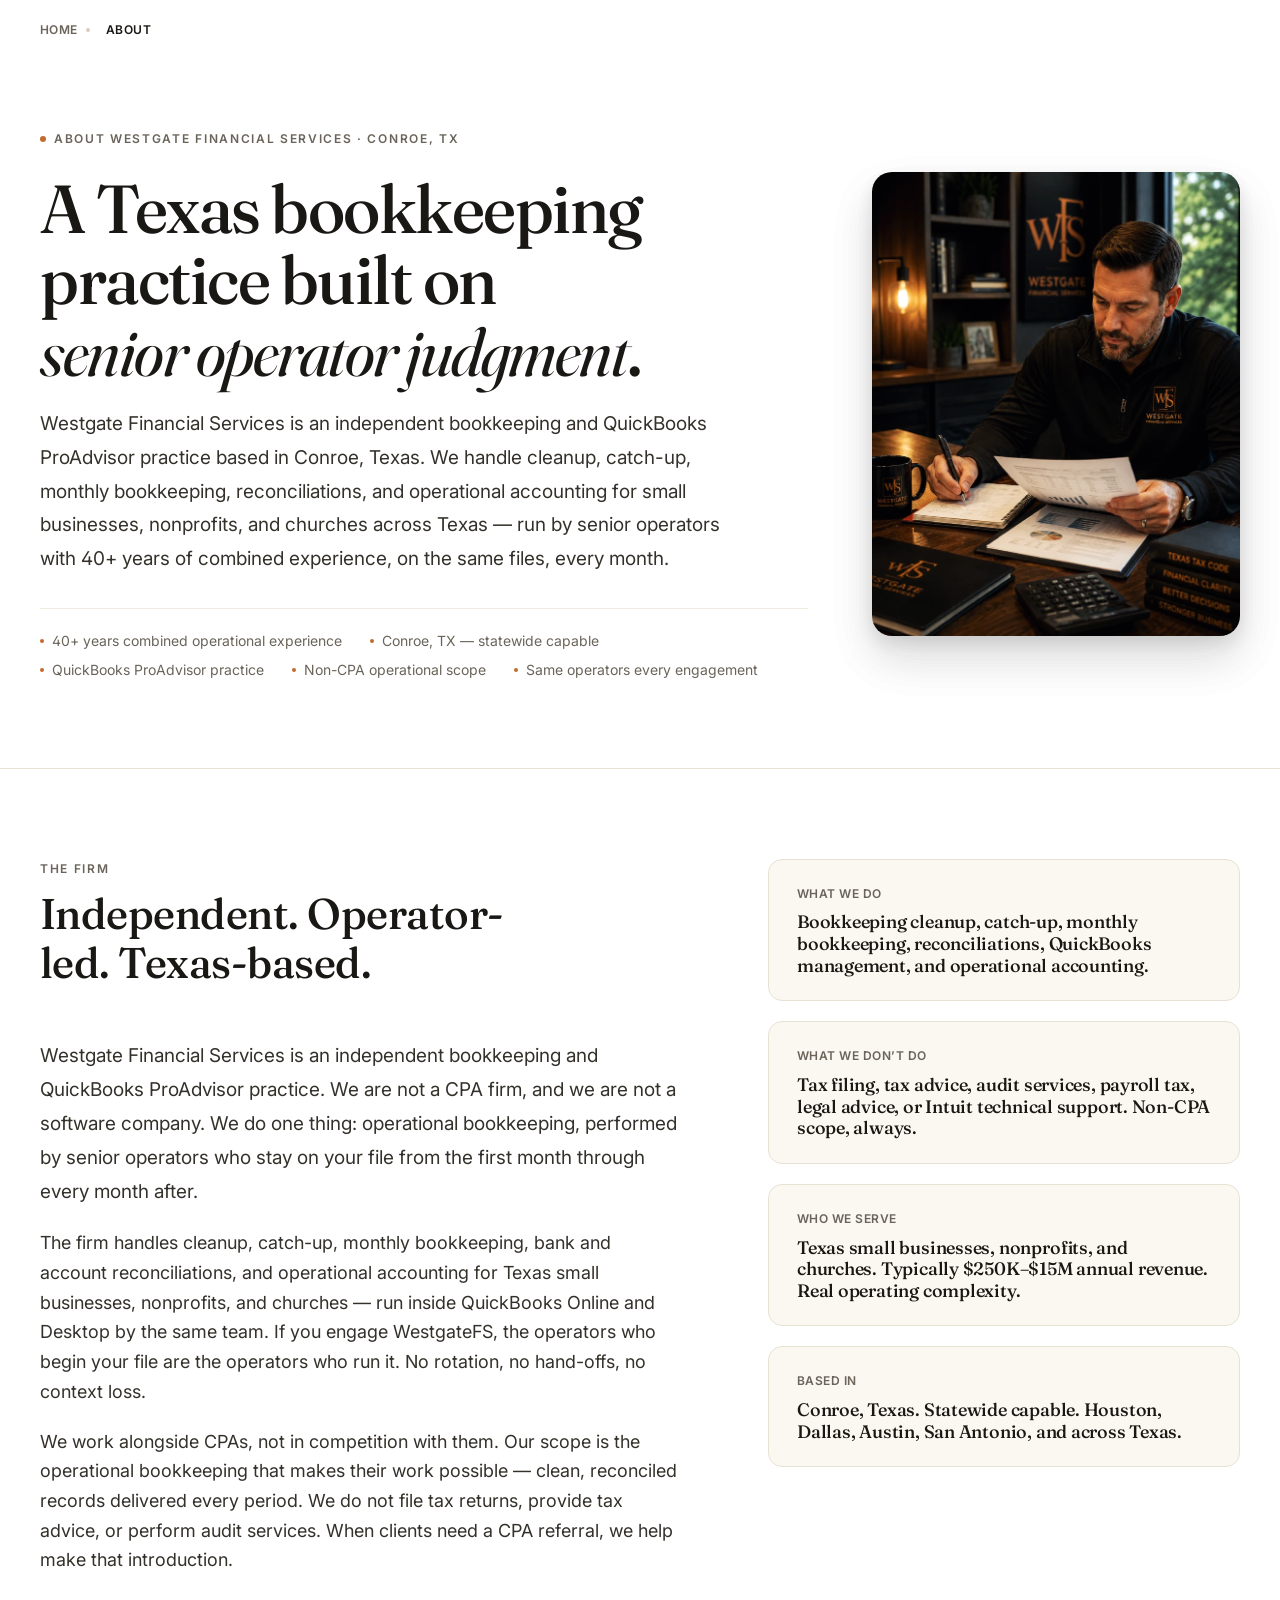
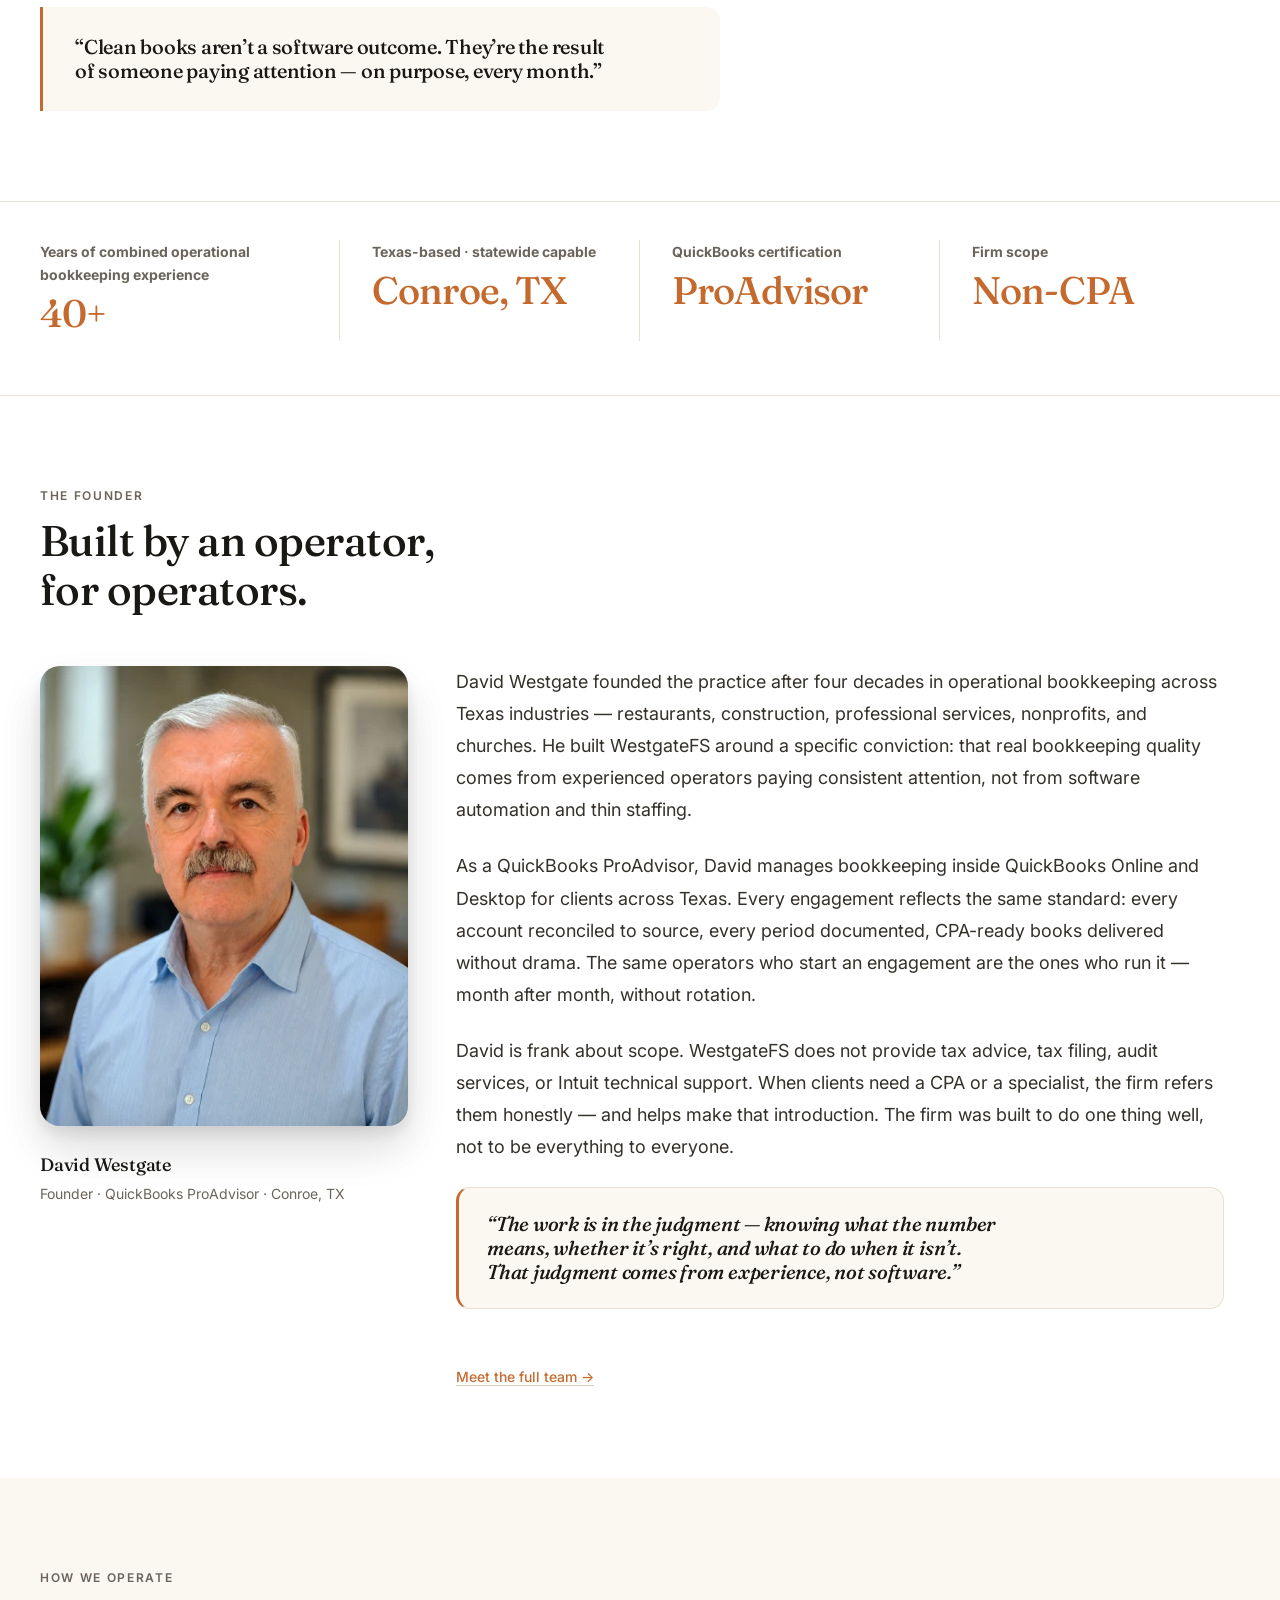
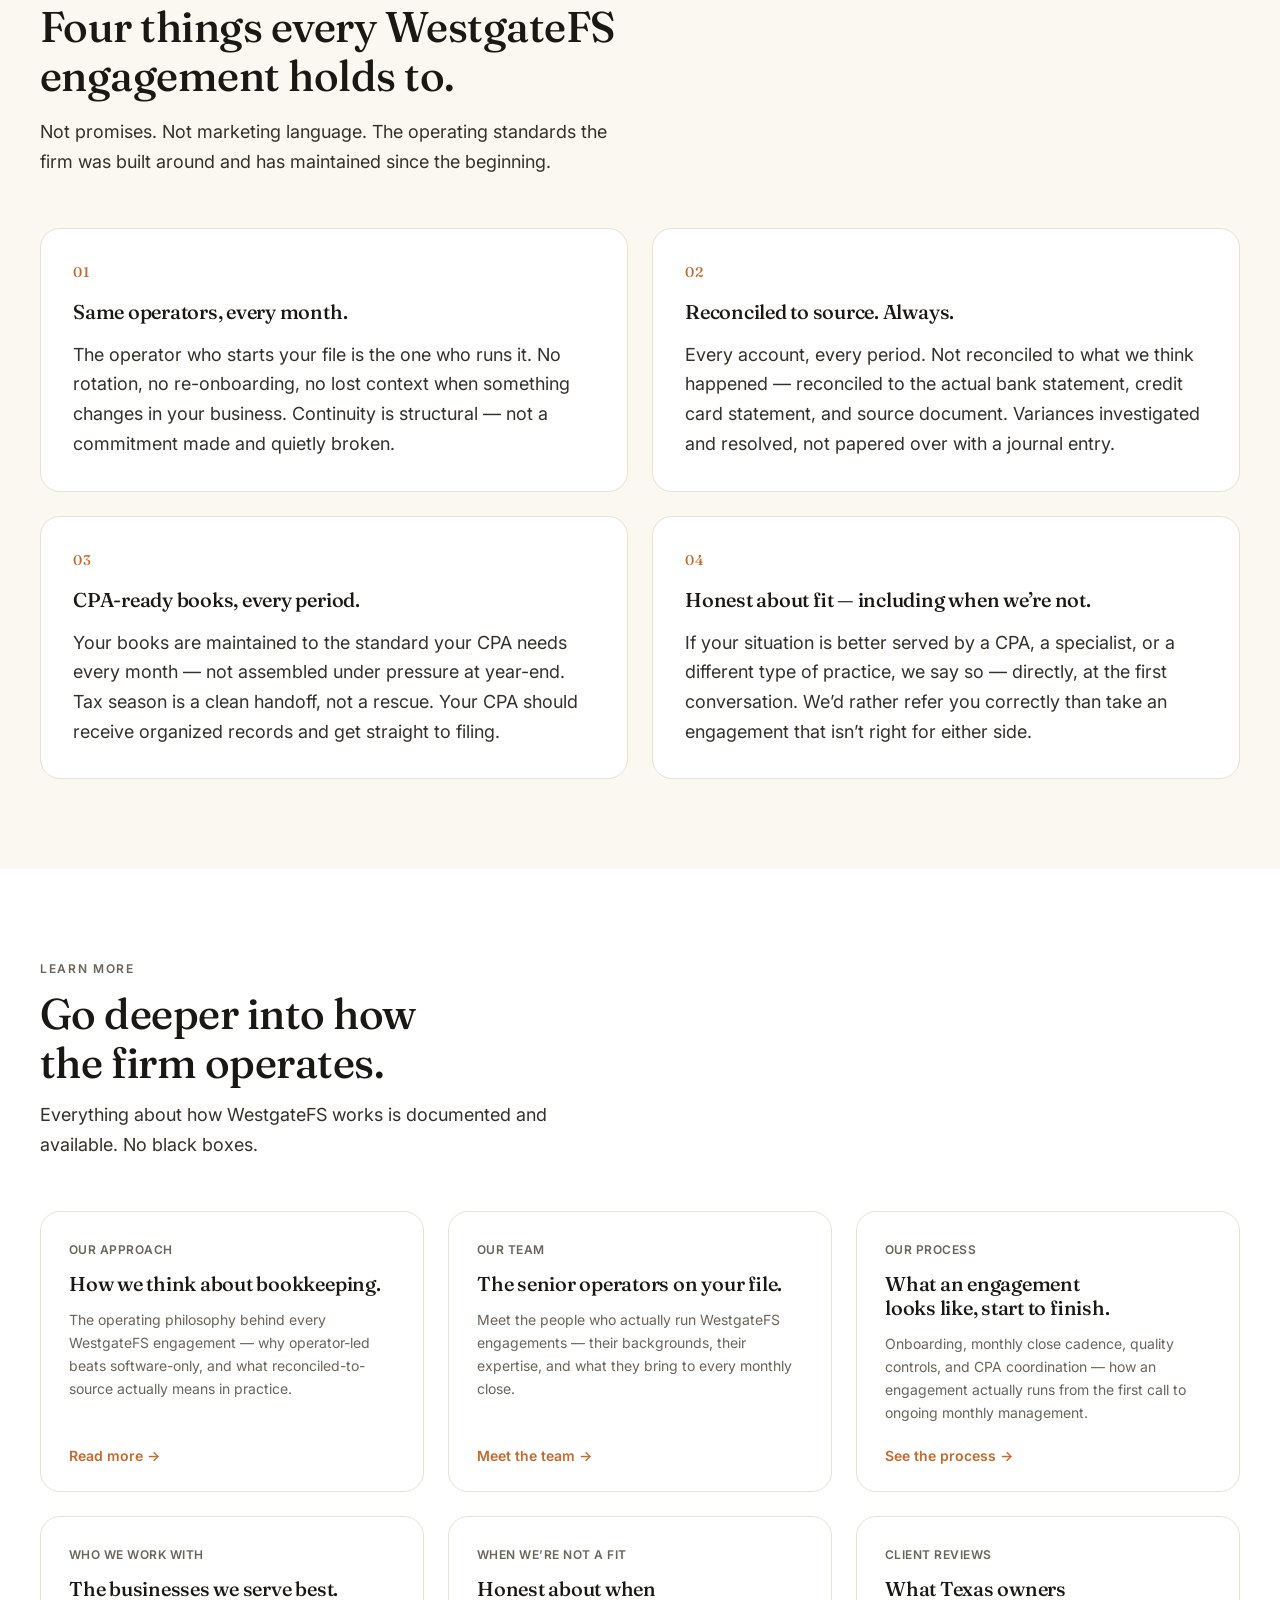
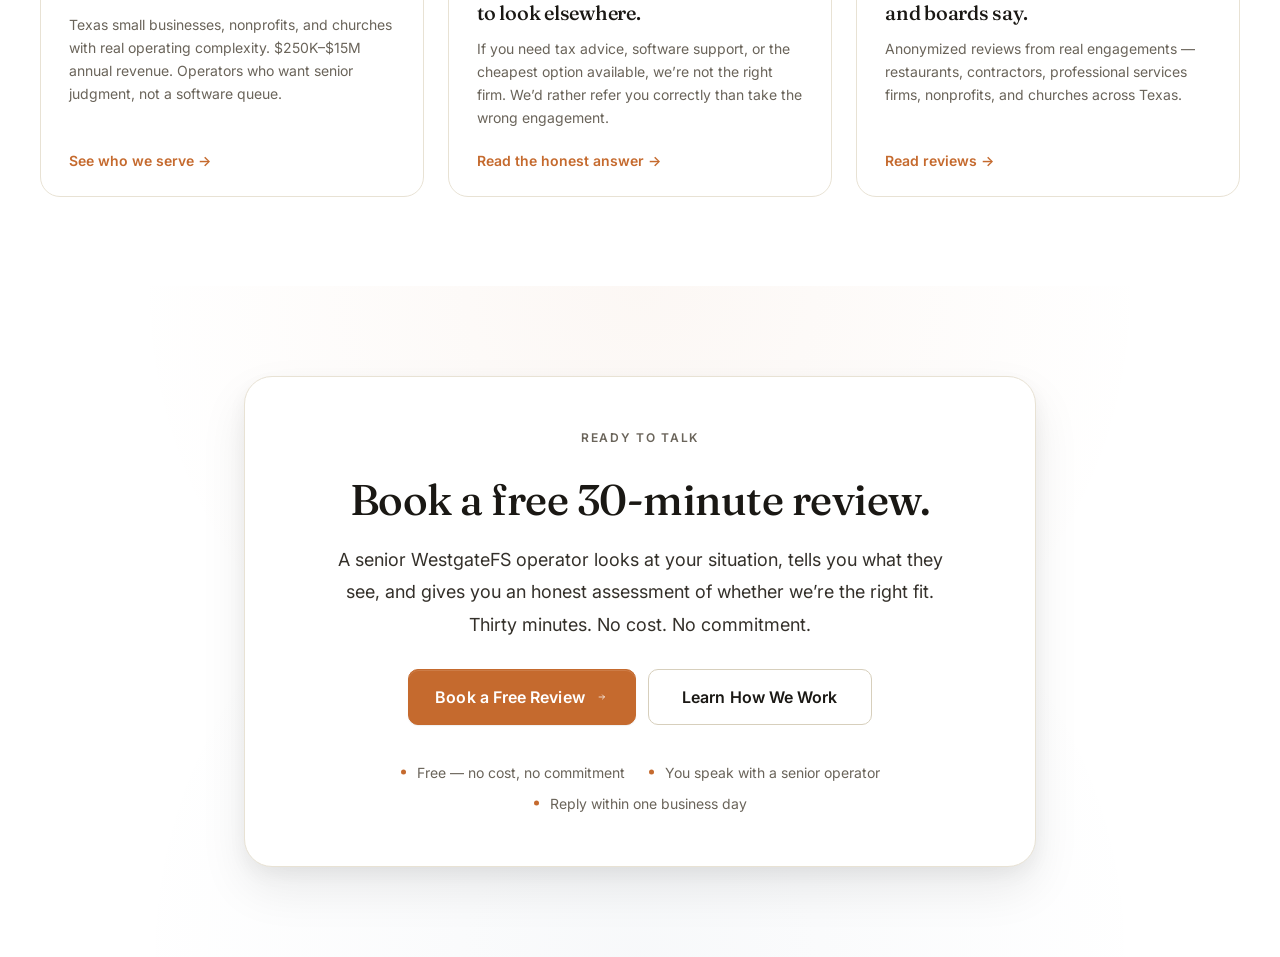
<file: about/index.html>
<!DOCTYPE html>
<html data-bs-theme="light" lang="en">

<head>
    <meta charset="utf-8">
<title>Texas Bookkeeping Services — Cleanup, Catch-Up, Monthly Close & Reconciliations | Westgate Financial Services</title>
  <link rel="canonical" href="https://westgatefs.com/bookkeeping/">
  <meta name="description" content="Texas bookkeeping by senior operators. Cleanup, catch-up, reconciled monthly close, reconciliations, and outsourced bookkeeping for small businesses statewide. Same team, every month. Conroe, TX. Free review.">

  <meta property="og:type" content="website">
  <meta property="og:title" content="Texas Bookkeeping Services — Cleanup, Catch-Up, Monthly Close & Reconciliations | Westgate Financial Services">
  <meta property="og:description" content="Operator-led Texas bookkeeping — cleanup, catch-up, reconciled monthly close, reconciliations, and outsourced bookkeeping for small businesses, nonprofits, and churches. Same senior operators, every month. Conroe, TX.">
  <meta property="og:url" content="https://westgatefs.com/bookkeeping/">
  <meta property="og:image" content="https://westgatefs.com/assets/img/og-head/og-bookkeeping.jpg">
  <meta property="og:image:width" content="1200">
  <meta property="og:image:height" content="630">
  <meta property="og:image:alt" content="Senior WestgateFS bookkeeping operator reviewing a reconciled monthly close report and ledger — Texas bookkeeping services">
  <meta property="og:image:type" content="image/jpeg">

  <meta name="twitter:card" content="summary_large_image">
  <meta name="twitter:title" content="Texas Bookkeeping Services — Cleanup, Catch-Up, Monthly Close & Reconciliations | Westgate Financial Services">
  <meta name="twitter:description" content="Operator-led Texas bookkeeping — cleanup, catch-up, monthly close, reconciliations, outsourced bookkeeping. Same senior operators every month. Conroe, TX.">

  <link rel="preload" as="image" href="/assets/img/og-head/hero-bookkeeping.webp" fetchpriority="high">

  <script type="application/ld+json">
  {
    "@context": "https://schema.org",
    "@graph": [

      {
        "@type": "WebPage",
        "@id": "https://westgatefs.com/bookkeeping/#webpage",
        "url": "https://westgatefs.com/bookkeeping/",
        "name": "Texas Bookkeeping Services — Cleanup, Catch-Up, Monthly Close & Reconciliations | Westgate Financial Services",
        "headline": "Bookkeeping, Handled Like It Matters",
        "description": "Westgate Financial Services handles bookkeeping cleanup, catch-up bookkeeping, reconciled monthly close, reconciliations, and outsourced bookkeeping for Texas small businesses, nonprofits, and churches — run inside QuickBooks Online and Desktop by senior operators with 40+ years of combined experience.",
        "inLanguage": "en-US",
        "datePublished": "REPLACE_LAUNCH_DATE",
        "dateModified": "REPLACE_LAST_MODIFIED_DATE",
        "isPartOf": { "@id": "https://westgatefs.com/#website" },
        "about": { "@id": "https://westgatefs.com/#service-bookkeeping" },
        "mainEntity": { "@id": "https://westgatefs.com/#service-bookkeeping" },
        "publisher": { "@id": "https://westgatefs.com/#organization" },
        "breadcrumb": { "@id": "https://westgatefs.com/bookkeeping/#breadcrumb" },
        "primaryImageOfPage": { "@id": "https://westgatefs.com/bookkeeping/#image-hero" },
        "image": { "@id": "https://westgatefs.com/bookkeeping/#image-hero" },
        "speakable": {
          "@type": "SpeakableSpecification",
          "cssSelector": [".hero-summary", ".direct-answer", "h1", ".service-intro", ".operator-note"]
        }
      },

      {
        "@type": "BreadcrumbList",
        "@id": "https://westgatefs.com/bookkeeping/#breadcrumb",
        "itemListElement": [
          {
            "@type": "ListItem",
            "position": 1,
            "name": "Home",
            "item": "https://westgatefs.com/"
          },
          {
            "@type": "ListItem",
            "position": 2,
            "name": "Services",
            "item": "https://westgatefs.com/services/"
          },
          {
            "@type": "ListItem",
            "position": 3,
            "name": "Bookkeeping Services",
            "item": "https://westgatefs.com/bookkeeping/"
          }
        ]
      },

      {
        "@type": "ImageObject",
        "@id": "https://westgatefs.com/bookkeeping/#image-hero",
        "url": "https://westgatefs.com/assets/img/og-head/og-bookkeeping.jpg",
        "contentUrl": "https://westgatefs.com/assets/img/og-head/og-bookkeeping.jpg",
        "width": 1200,
        "height": 630,
        "name": "Senior WestgateFS bookkeeping operator reviewing a reconciled monthly close report — Texas",
        "caption": "Senior operator reviewing a reconciled monthly close report and QuickBooks P&L output at Westgate Financial Services, Conroe, TX.",
        "description": "Editorial illustration of a senior WestgateFS bookkeeping operator reviewing a reconciled monthly close report, ledger pages, and a QuickBooks profit-and-loss output by category — representing operator-led bookkeeping services across Texas.",
        "representativeOfPage": true,
        "inLanguage": "en-US",
        "creator": { "@id": "https://westgatefs.com/#organization" }
      },

      {
        "@type": "Service",
        "@id": "https://westgatefs.com/#service-bookkeeping",
        "name": "Texas Bookkeeping Services",
        "serviceType": "Bookkeeping",
        "description": "Operator-led bookkeeping for Texas small businesses, nonprofits, and churches. Bookkeeping cleanup, catch-up bookkeeping, reconciled monthly close, account reconciliations, and fully outsourced bookkeeping — run inside QuickBooks Online and Desktop by the same senior operators every month. CPA-ready books. Not a CPA firm.",
        "provider": { "@id": "https://westgatefs.com/#organization" },
        "url": "https://westgatefs.com/bookkeeping/",
        "serviceOutput": "Reconciled financial records, CPA-ready books, documented monthly close reports, clean P&L and balance sheet, transaction history reconciled to source",
        "areaServed": [
          { "@type": "State", "name": "Texas" },
          { "@type": "City", "name": "Conroe" },
          { "@type": "City", "name": "Houston" },
          { "@type": "City", "name": "Dallas" },
          { "@type": "City", "name": "Austin" },
          { "@type": "City", "name": "San Antonio" }
        ],
        "isRelatedTo": [
          { "@id": "https://westgatefs.com/#service-quickbooks" },
          { "@id": "https://westgatefs.com/#service-accounting" }
        ],
        "hasOfferCatalog": {
          "@type": "OfferCatalog",
          "name": "Bookkeeping Services",
          "itemListElement": [
            {
              "@type": "Offer",
              "itemOffered": {
                "@type": "Service",
                "name": "Bookkeeping Cleanup",
                "url": "https://westgatefs.com/bookkeeping/cleanup/",
                "description": "Messy books diagnosed, reconciled back to source, and documented. Most cleanups complete in four to ten weeks."
              }
            },
            {
              "@type": "Offer",
              "itemOffered": {
                "@type": "Service",
                "name": "Monthly Bookkeeping",
                "url": "https://westgatefs.com/bookkeeping/monthly/",
                "description": "A reconciled monthly close run by the same senior operators every period — reconciliations, categorization, and owner-readable reports."
              }
            },
            {
              "@type": "Offer",
              "itemOffered": {
                "@type": "Service",
                "name": "Catch-Up Bookkeeping",
                "url": "https://westgatefs.com/bookkeeping/catch-up/",
                "description": "Months or years of overdue bookkeeping caught up in priority order — tax-deadline-aware, CPA-ready handoff."
              }
            },
            {
              "@type": "Offer",
              "itemOffered": {
                "@type": "Service",
                "name": "Outsourced Bookkeeping",
                "url": "https://westgatefs.com/bookkeeping/outsourced/",
                "description": "Full-service outsourced bookkeeping — senior operators only, no rotation, no offshore handoffs. US-based, Texas-anchored."
              }
            },
            {
              "@type": "Offer",
              "itemOffered": {
                "@type": "Service",
                "name": "Bank & Account Reconciliations",
                "url": "https://westgatefs.com/bookkeeping/reconciliations/",
                "description": "Every account reconciled to source — bank, credit card, loan, merchant accounts, undeposited funds. Root cause fixed, not masked."
              }
            },
            {
              "@type": "Offer",
              "itemOffered": {
                "@type": "Service",
                "name": "Online Bookkeeping",
                "url": "https://westgatefs.com/bookkeeping/virtual/",
                "description": "Cloud-native, fully remote bookkeeping for Texas businesses — secure document portal, QuickBooks Online management, no physical handoffs."
              }
            }
          ]
        }
      },

      {
        "@type": "ItemList",
        "@id": "https://westgatefs.com/bookkeeping/#service-list",
        "name": "Bookkeeping Services — Westgate Financial Services",
        "description": "Six bookkeeping services delivered by senior operators to Texas small businesses, nonprofits, and churches.",
        "numberOfItems": 6,
        "itemListOrder": "https://schema.org/ItemListOrderAscending",
        "itemListElement": [
          {
            "@type": "ListItem",
            "position": 1,
            "name": "Bookkeeping Cleanup",
            "url": "https://westgatefs.com/bookkeeping/cleanup/"
          },
          {
            "@type": "ListItem",
            "position": 2,
            "name": "Monthly Bookkeeping",
            "url": "https://westgatefs.com/bookkeeping/monthly/"
          },
          {
            "@type": "ListItem",
            "position": 3,
            "name": "Catch-Up Bookkeeping",
            "url": "https://westgatefs.com/bookkeeping/catch-up/"
          },
          {
            "@type": "ListItem",
            "position": 4,
            "name": "Outsourced Bookkeeping",
            "url": "https://westgatefs.com/bookkeeping/outsourced/"
          },
          {
            "@type": "ListItem",
            "position": 5,
            "name": "Bank & Account Reconciliations",
            "url": "https://westgatefs.com/bookkeeping/reconciliations/"
          },
          {
            "@type": "ListItem",
            "position": 6,
            "name": "Online Bookkeeping",
            "url": "https://westgatefs.com/bookkeeping/virtual/"
          }
        ]
      }

    ]
  }
  </script>
    <meta name="viewport" content="width=device-width, initial-scale=1.0, shrink-to-fit=no">
    
    <link rel="stylesheet" href="../assets/bootstrap/css/bootstrap.min.css">
    <link rel="stylesheet" href="../assets/css/bridges.css">
    <link rel="stylesheet" href="../assets/css/compare.css">
    <link rel="stylesheet" href="../assets/css/conversions.css">
    <link rel="stylesheet" href="../assets/css/endpoints.css">
    <link rel="stylesheet" href="../assets/css/locations.css">
    <link rel="stylesheet" href="../assets/css/trust.css">
    <link rel="stylesheet" href="../assets/css/global.css">
    <link rel="stylesheet" href="../assets/css/home.css">
    <link rel="stylesheet" href="https://fonts.googleapis.com/css2?family=Fraunces:opsz,wght@9..144,400;9..144,500;9..144,600&amp;family=Inter:wght@400;500;600;700&amp;display=swap">
    <link rel="stylesheet" href="../assets/css/routers.css">
<!-- Google tag (gtag.js) -->
<script async src="https://www.googletagmanager.com/gtag/js?id=G-K2Z8GK69Z5"></script>
<script>
  window.dataLayer = window.dataLayer || [];
  function gtag(){dataLayer.push(arguments);}
  gtag('js', new Date());

  gtag('config', 'G-K2Z8GK69Z5');
</script>
</head>

<body><!-- ============================================================
    PAGE HEAD — /about/
    Paste inside <head> after global head block, before </head>
  ============================================================ -->

  <title>About Westgate Financial Services — Senior Texas Bookkeeping Operators | WestgateFS</title>
  <link rel="canonical" href="https://westgatefs.com/about/">
  <meta name="description" content="Westgate Financial Services is a Texas bookkeeping and QuickBooks ProAdvisor practice based in Conroe, TX. 40+ years of combined experience. Non-CPA scope. Senior operators on every engagement. Same team every month.">

  <meta property="og:type" content="website">
  <meta property="og:title" content="About Westgate Financial Services — Senior Texas Bookkeeping Operators | WestgateFS">
  <meta property="og:description" content="Independent Texas bookkeeping practice based in Conroe, TX. 40+ years of combined operational experience. QuickBooks ProAdvisor. Non-CPA scope. Senior operators, same team every month.">
  <meta property="og:url" content="https://westgatefs.com/about/">
  <meta property="og:image" content="https://westgatefs.com/assets/img/og-head/og-about.jpg">
  <meta property="og:image:width" content="1200">
  <meta property="og:image:height" content="630">
  <meta property="og:image:alt" content="Westgate Financial Services senior bookkeeping operators — Conroe, Texas">
  <meta property="og:image:type" content="image/jpeg">

  <meta name="twitter:card" content="summary_large_image">
  <meta name="twitter:title" content="About Westgate Financial Services — Senior Texas Bookkeeping Operators">
  <meta name="twitter:description" content="Texas bookkeeping practice, Conroe TX. 40+ years combined experience. ProAdvisor. Non-CPA. Same senior operators every engagement.">

  <link rel="stylesheet" href="/assets/css/bridges.css">

  <script type="application/ld+json">
  {
    "@context": "https://schema.org",
    "@graph": [

      {
        "@type": ["WebPage", "AboutPage"],
        "@id": "https://westgatefs.com/about/#webpage",
        "url": "https://westgatefs.com/about/",
        "name": "About Westgate Financial Services — Senior Texas Bookkeeping Operators | WestgateFS",
        "headline": "A Texas Bookkeeping Practice Built on Senior Operator Judgment",
        "description": "Westgate Financial Services is an independent bookkeeping and QuickBooks ProAdvisor practice based in Conroe, Texas. Senior operators with 40+ years of combined experience handle cleanup, catch-up, monthly bookkeeping, reconciliations, and operational accounting for Texas small businesses, nonprofits, and churches. Non-CPA scope.",
        "inLanguage": "en-US",
        "datePublished": "REPLACE_LAUNCH_DATE",
        "dateModified": "REPLACE_LAST_MODIFIED_DATE",
        "isPartOf": { "@id": "https://westgatefs.com/#website" },
        "about": { "@id": "https://westgatefs.com/#organization" },
        "mainEntity": { "@id": "https://westgatefs.com/#organization" },
        "publisher": { "@id": "https://westgatefs.com/#organization" },
        "breadcrumb": { "@id": "https://westgatefs.com/about/#breadcrumb" },
        "mentions": [
          { "@id": "https://westgatefs.com/#david-westgate" },
          { "@id": "https://westgatefs.com/#service-bookkeeping" }
        ],
        "speakable": {
          "@type": "SpeakableSpecification",
          "cssSelector": [".wfs-bridge-hero__content", ".wfs-bridge-narrative__body", "h1", ".direct-answer"]
        }
      },

      {
        "@type": "BreadcrumbList",
        "@id": "https://westgatefs.com/about/#breadcrumb",
        "itemListElement": [
          { "@type": "ListItem", "position": 1, "name": "Home", "item": "https://westgatefs.com/" },
          { "@type": "ListItem", "position": 2, "name": "About", "item": "https://westgatefs.com/about/" }
        ]
      },

      {
        "@type": "Person",
        "@id": "https://westgatefs.com/#david-westgate",
        "name": "David Westgate",
        "givenName": "David",
        "familyName": "Westgate",
        "jobTitle": "Founder",
        "description": "David founded Westgate Financial Services and has spent more than four decades in operational bookkeeping across Texas industries. He leads the firm's engagements from Conroe, Texas and holds the QuickBooks ProAdvisor certification.",
        "worksFor": { "@id": "https://westgatefs.com/#organization" },
        "url": "https://westgatefs.com/our-team/",
        "image": {
          "@type": "ImageObject",
          "url": "https://westgatefs.com/assets/img/og-head/david-westgate-founder.jpg",
          "width": 800,
          "height": 800,
          "caption": "David Westgate — Founder, Westgate Financial Services, Conroe, TX"
        },
        "hasCredential": {
          "@type": "EducationalOccupationalCredential",
          "name": "QuickBooks ProAdvisor",
          "credentialCategory": "Professional Certification",
          "recognizedBy": { "@type": "Organization", "name": "Intuit" }
        },
        "knowsAbout": [
          "Bookkeeping",
          "QuickBooks Online",
          "QuickBooks Desktop",
          "Bank Reconciliation",
          "Reconciled Monthly Close",
          "Bookkeeping Cleanup",
          "Catch-Up Bookkeeping",
          "Outsourced Bookkeeping",
          "CPA-Ready Financial Reporting",
          "Operational Accounting"
        ],
        "address": {
          "@type": "PostalAddress",
          "addressLocality": "Conroe",
          "addressRegion": "TX",
          "addressCountry": "US"
        }
      }

    ]
  }
  </script>


<!-- ============================================================
  MAIN — /about/
  Requires: global.css · bridges.css
  JS: bridges.js (defer)
============================================================ -->

<main id="wfs-main" class="wfs-main" role="main">

  <!-- BREADCRUMB -->
  <nav id="about-breadcrumb" class="wfs-breadcrumb" aria-label="Breadcrumb">
    <div class="container">
      <ol class="wfs-breadcrumb__list list-unstyled" itemscope itemtype="https://schema.org/BreadcrumbList">
        <li class="wfs-breadcrumb__item" itemprop="itemListElement" itemscope itemtype="https://schema.org/ListItem">
          <a itemprop="item" href="/"><span itemprop="name">Home</span></a>
          <meta itemprop="position" content="1" />
        </li>
        <li class="wfs-breadcrumb__item wfs-breadcrumb__item--current" itemprop="itemListElement" itemscope itemtype="https://schema.org/ListItem" aria-current="page">
          <span itemprop="name">About</span>
          <meta itemprop="position" content="2" />
        </li>
      </ol>
    </div>
  </nav>

  <!-- BRIDGE HERO -->
  <header id="about-hero" class="wfs-bridge-hero" aria-labelledby="about-hero-h">
    <div class="container">
      <div class="row align-items-center g-4 g-lg-5">

        <div class="col-12 col-lg-8">
          <div class="wfs-bridge-hero__content">
            <p class="wfs-eyebrow">
              <span class="wfs-eyebrow__dot" aria-hidden="true"></span>
              <span>About Westgate Financial Services &middot; Conroe, TX</span>
            </p>

            <h1 class="wfs-h1 wfs-bridge-hero__heading" id="about-hero-h">
              A Texas bookkeeping practice built on <em>senior operator judgment</em>.
            </h1>

            <p class="wfs-lede wfs-bridge-hero__lede direct-answer">
              Westgate Financial Services is an independent bookkeeping and QuickBooks ProAdvisor practice based in Conroe, Texas. We handle cleanup, catch-up, monthly bookkeeping, reconciliations, and operational accounting for small businesses, nonprofits, and churches across Texas &mdash; run by senior operators with 40+ years of combined experience, on the same files, every month.
            </p>

            <ul class="wfs-bridge-hero__signals list-unstyled" role="list" aria-label="Firm at a glance">
              <li class="wfs-bridge-hero__signal">40+ years combined operational experience</li>
              <li class="wfs-bridge-hero__signal">Conroe, TX &mdash; statewide capable</li>
              <li class="wfs-bridge-hero__signal">QuickBooks ProAdvisor practice</li>
              <li class="wfs-bridge-hero__signal">Non-CPA operational scope</li>
              <li class="wfs-bridge-hero__signal">Same operators every engagement</li>
            </ul>
          </div>
        </div>

        <div class="col-12 col-lg-4 d-none d-lg-flex justify-content-end">
          <figure class="wfs-figure wfs-bridge-hero__figure" aria-label="WestgateFS senior operator at work">
            <picture>
              <source srcset="/assets/img/about/wfs-about-hero.webp" type="image/webp" />
              <img
                src="/assets/img/about/wfs-about-hero.png"
                alt="Senior WestgateFS operator reviewing reconciled monthly close records at their desk in Conroe, Texas — representing the firm&rsquo;s operator-led approach to bookkeeping and QuickBooks management"
                title="Westgate Financial Services — senior operator, Conroe, TX"
                loading="eager"
                fetchpriority="high"
                decoding="async" />
            </picture>
          </figure>
        </div>

      </div>
    </div>
  </header>

  <!-- FIRM NARRATIVE -->
  <section id="about-narrative" class="wfs-section wfs-section--warm wfs-bridge-narrative" aria-labelledby="about-narrative-h">
    <div class="container">
      <div class="row g-4 g-lg-5 align-items-start">

        <div class="col-12 col-lg-7">
          <header class="wfs-section-head wfs-section-head--editorial">
            <p class="wfs-eyebrow">The firm</p>
            <h2 class="wfs-h2" id="about-narrative-h">Independent. Operator-led. Texas-based.</h2>
          </header>

          <div class="wfs-bridge-narrative__body">
            <p>Westgate Financial Services is an independent bookkeeping and QuickBooks ProAdvisor practice. We are not a CPA firm, and we are not a software company. We do one thing: operational bookkeeping, performed by senior operators who stay on your file from the first month through every month after.</p>
            <p>The firm handles cleanup, catch-up, monthly bookkeeping, bank and account reconciliations, and operational accounting for Texas small businesses, nonprofits, and churches &mdash; run inside QuickBooks Online and Desktop by the same team. If you engage WestgateFS, the operators who begin your file are the operators who run it. No rotation, no hand-offs, no context loss.</p>
            <p>We work alongside CPAs, not in competition with them. Our scope is the operational bookkeeping that makes their work possible &mdash; clean, reconciled records delivered every period. We do not file tax returns, provide tax advice, or perform audit services. When clients need a CPA referral, we help make that introduction.</p>
          </div>

          <div class="wfs-bridge-narrative__highlight" role="note">
            <p>&ldquo;Clean books aren&rsquo;t a software outcome. They&rsquo;re the result of someone paying attention &mdash; on purpose, every month.&rdquo;</p>
          </div>
        </div>

        <div class="col-12 col-lg-5">
          <div class="wfs-bridge-narrative__aside" role="complementary" aria-label="Firm overview">

            <div class="wfs-bridge-narrative__aside-card">
              <p class="wfs-bridge-narrative__aside-label">What we do</p>
              <p class="wfs-bridge-narrative__aside-value">Bookkeeping cleanup, catch-up, monthly bookkeeping, reconciliations, QuickBooks management, and operational accounting.</p>
            </div>

            <div class="wfs-bridge-narrative__aside-card">
              <p class="wfs-bridge-narrative__aside-label">What we don&rsquo;t do</p>
              <p class="wfs-bridge-narrative__aside-value">Tax filing, tax advice, audit services, payroll tax, legal advice, or Intuit technical support. Non-CPA scope, always.</p>
            </div>

            <div class="wfs-bridge-narrative__aside-card">
              <p class="wfs-bridge-narrative__aside-label">Who we serve</p>
              <p class="wfs-bridge-narrative__aside-value">Texas small businesses, nonprofits, and churches. Typically $250K&ndash;$15M annual revenue. Real operating complexity.</p>
            </div>

            <div class="wfs-bridge-narrative__aside-card">
              <p class="wfs-bridge-narrative__aside-label">Based in</p>
              <p class="wfs-bridge-narrative__aside-value">Conroe, Texas. Statewide capable. Houston, Dallas, Austin, San Antonio, and across Texas.</p>
            </div>

          </div>
        </div>

      </div>
    </div>
  </section>

  <!-- STATS STRIP -->
  <div id="about-stats" class="wfs-bridge-stats" role="region" aria-label="Firm at a glance">
    <div class="container">
      <dl class="wfs-bridge-stats__grid">
        <div class="wfs-bridge-stats__item">
          <dt class="wfs-bridge-stats__label">Years of combined operational bookkeeping experience</dt>
          <dd class="wfs-bridge-stats__value">40+</dd>
        </div>
        <div class="wfs-bridge-stats__item">
          <dt class="wfs-bridge-stats__label">Texas-based &middot; statewide capable</dt>
          <dd class="wfs-bridge-stats__value">Conroe, TX</dd>
        </div>
        <div class="wfs-bridge-stats__item">
          <dt class="wfs-bridge-stats__label">QuickBooks certification</dt>
          <dd class="wfs-bridge-stats__value">ProAdvisor</dd>
        </div>
        <div class="wfs-bridge-stats__item">
          <dt class="wfs-bridge-stats__label">Firm scope</dt>
          <dd class="wfs-bridge-stats__value">Non-CPA</dd>
        </div>
      </dl>
    </div>
  </div>

  <!-- OPERATOR PROFILE — DAVID WESTGATE -->
  <section id="about-operator" class="wfs-section" aria-labelledby="about-operator-h">
    <div class="container">

      <header class="wfs-section-head wfs-section-head--editorial">
        <p class="wfs-eyebrow">The founder</p>
        <h2 class="wfs-h2" id="about-operator-h">Built by an operator, for operators.</h2>
      </header>

      <div class="row align-items-start g-4 g-lg-5">

        <div class="col-12 col-lg-4">
          <figure class="wfs-figure wfs-bridge-operator__figure" itemprop="founder" itemscope itemtype="https://schema.org/Person">
            <picture>
              <source srcset="/assets/img/about/wfs-david-westgate.webp" type="image/webp" />
              <img
                src="/assets/img/about/wfs-david-westgate.png"
                alt="David Westgate, founder of Westgate Financial Services, reviewing a reconciled QuickBooks monthly close file at his desk in Conroe, Texas &mdash; 40+ years of combined operational bookkeeping experience"
                title="David Westgate — Founder, Westgate Financial Services"
                loading="lazy"
                decoding="async"
                itemprop="image" />
            </picture>
            <figcaption class="wfs-bridge-operator__caption">
              <strong class="wfs-bridge-operator__name" itemprop="name">David Westgate</strong>
              <span class="wfs-bridge-operator__role" itemprop="jobTitle">Founder &middot; QuickBooks ProAdvisor &middot; Conroe, TX</span>
            </figcaption>
          </figure>
        </div>

        <div class="col-12 col-lg-8">
          <div class="wfs-bridge-operator__copy">

            <p>David Westgate founded the practice after four decades in operational bookkeeping across Texas industries &mdash; restaurants, construction, professional services, nonprofits, and churches. He built WestgateFS around a specific conviction: that real bookkeeping quality comes from experienced operators paying consistent attention, not from software automation and thin staffing.</p>

            <p>As a QuickBooks ProAdvisor, David manages bookkeeping inside QuickBooks Online and Desktop for clients across Texas. Every engagement reflects the same standard: every account reconciled to source, every period documented, CPA-ready books delivered without drama. The same operators who start an engagement are the ones who run it &mdash; month after month, without rotation.</p>

            <p>David is frank about scope. WestgateFS does not provide tax advice, tax filing, audit services, or Intuit technical support. When clients need a CPA or a specialist, the firm refers them honestly &mdash; and helps make that introduction. The firm was built to do one thing well, not to be everything to everyone.</p>

            <div class="wfs-bridge-operator__voice" role="note">
              <p>&ldquo;The work is in the judgment &mdash; knowing what the number means, whether it&rsquo;s right, and what to do when it isn&rsquo;t. That judgment comes from experience, not software.&rdquo;</p>
            </div>

            <div class="wfs-section__note">
              <a href="/our-team/" aria-label="Meet the full WestgateFS team">Meet the full team &rarr;</a>
            </div>

          </div>
        </div>

      </div>
    </div>
  </section>

  <!-- OPERATING PRINCIPLES -->
  <section id="about-principles" class="wfs-section wfs-section--warm" aria-labelledby="about-principles-h">
    <div class="container">

      <header class="wfs-section-head">
        <p class="wfs-eyebrow">How we operate</p>
        <h2 class="wfs-h2" id="about-principles-h">Four things every WestgateFS engagement holds to.</h2>
        <p class="wfs-section-head__lede">Not promises. Not marketing language. The operating standards the firm was built around and has maintained since the beginning.</p>
      </header>

      <div class="row wfs-bridge-principles__grid g-4 g-lg-4" role="list" aria-label="WestgateFS operating principles">

        <div class="col-12 col-md-6">
          <article class="wfs-bridge-principles__item" role="listitem" aria-labelledby="principle-1-h">
            <p class="wfs-bridge-principles__num" aria-hidden="true">01</p>
            <h3 class="wfs-bridge-principles__title" id="principle-1-h">Same operators, every month.</h3>
            <p class="wfs-bridge-principles__body">The operator who starts your file is the one who runs it. No rotation, no re-onboarding, no lost context when something changes in your business. Continuity is structural &mdash; not a commitment made and quietly broken.</p>
          </article>
        </div>

        <div class="col-12 col-md-6">
          <article class="wfs-bridge-principles__item" role="listitem" aria-labelledby="principle-2-h">
            <p class="wfs-bridge-principles__num" aria-hidden="true">02</p>
            <h3 class="wfs-bridge-principles__title" id="principle-2-h">Reconciled to source. Always.</h3>
            <p class="wfs-bridge-principles__body">Every account, every period. Not reconciled to what we think happened &mdash; reconciled to the actual bank statement, credit card statement, and source document. Variances investigated and resolved, not papered over with a journal entry.</p>
          </article>
        </div>

        <div class="col-12 col-md-6">
          <article class="wfs-bridge-principles__item" role="listitem" aria-labelledby="principle-3-h">
            <p class="wfs-bridge-principles__num" aria-hidden="true">03</p>
            <h3 class="wfs-bridge-principles__title" id="principle-3-h">CPA-ready books, every period.</h3>
            <p class="wfs-bridge-principles__body">Your books are maintained to the standard your CPA needs every month &mdash; not assembled under pressure at year-end. Tax season is a clean handoff, not a rescue. Your CPA should receive organized records and get straight to filing.</p>
          </article>
        </div>

        <div class="col-12 col-md-6">
          <article class="wfs-bridge-principles__item" role="listitem" aria-labelledby="principle-4-h">
            <p class="wfs-bridge-principles__num" aria-hidden="true">04</p>
            <h3 class="wfs-bridge-principles__title" id="principle-4-h">Honest about fit &mdash; including when we&rsquo;re not.</h3>
            <p class="wfs-bridge-principles__body">If your situation is better served by a CPA, a specialist, or a different type of practice, we say so &mdash; directly, at the first conversation. We&rsquo;d rather refer you correctly than take an engagement that isn&rsquo;t right for either side.</p>
          </article>
        </div>

      </div>

    </div>
  </section>

  <!-- INTERNAL NAVIGATION — route to deeper pages -->
  <section id="about-nav" class="wfs-section" aria-labelledby="about-nav-h">
    <div class="container">

      <header class="wfs-section-head wfs-section-head--editorial">
        <p class="wfs-eyebrow">Learn more</p>
        <h2 class="wfs-h2" id="about-nav-h">Go deeper into how the firm operates.</h2>
        <p class="wfs-section-head__lede">Everything about how WestgateFS works is documented and available. No black boxes.</p>
      </header>

      <div class="row wfs-bridge-nav__grid g-4 g-lg-4" role="list" aria-label="Explore WestgateFS">

        <div class="col-12 col-md-6 col-lg-4">
          <a class="wfs-bridge-nav__card" href="/our-approach/" aria-label="Read about the WestgateFS approach" role="listitem">
            <p class="wfs-bridge-nav__eyebrow">Our approach</p>
            <h3 class="wfs-bridge-nav__title">How we think about bookkeeping.</h3>
            <p class="wfs-bridge-nav__body">The operating philosophy behind every WestgateFS engagement &mdash; why operator-led beats software-only, and what reconciled-to-source actually means in practice.</p>
            <span class="wfs-bridge-nav__link" aria-hidden="true">Read more &rarr;</span>
          </a>
        </div>

        <div class="col-12 col-md-6 col-lg-4">
          <a class="wfs-bridge-nav__card" href="/our-team/" aria-label="Meet the WestgateFS team" role="listitem">
            <p class="wfs-bridge-nav__eyebrow">Our team</p>
            <h3 class="wfs-bridge-nav__title">The senior operators on your file.</h3>
            <p class="wfs-bridge-nav__body">Meet the people who actually run WestgateFS engagements &mdash; their backgrounds, their expertise, and what they bring to every monthly close.</p>
            <span class="wfs-bridge-nav__link" aria-hidden="true">Meet the team &rarr;</span>
          </a>
        </div>

        <div class="col-12 col-md-6 col-lg-4">
          <a class="wfs-bridge-nav__card" href="/process/" aria-label="Read about the WestgateFS process" role="listitem">
            <p class="wfs-bridge-nav__eyebrow">Our process</p>
            <h3 class="wfs-bridge-nav__title">What an engagement looks like, start to finish.</h3>
            <p class="wfs-bridge-nav__body">Onboarding, monthly close cadence, quality controls, and CPA coordination &mdash; how an engagement actually runs from the first call to ongoing monthly management.</p>
            <span class="wfs-bridge-nav__link" aria-hidden="true">See the process &rarr;</span>
          </a>
        </div>

        <div class="col-12 col-md-6 col-lg-4">
          <a class="wfs-bridge-nav__card" href="/who-we-work-with/" aria-label="See who WestgateFS works with" role="listitem">
            <p class="wfs-bridge-nav__eyebrow">Who we work with</p>
            <h3 class="wfs-bridge-nav__title">The businesses we serve best.</h3>
            <p class="wfs-bridge-nav__body">Texas small businesses, nonprofits, and churches with real operating complexity. $250K&ndash;$15M annual revenue. Operators who want senior judgment, not a software queue.</p>
            <span class="wfs-bridge-nav__link" aria-hidden="true">See who we serve &rarr;</span>
          </a>
        </div>

        <div class="col-12 col-md-6 col-lg-4">
          <a class="wfs-bridge-nav__card" href="/who-we-are-not-a-fit-for/" aria-label="See when WestgateFS is not the right fit" role="listitem">
            <p class="wfs-bridge-nav__eyebrow">When we&rsquo;re not a fit</p>
            <h3 class="wfs-bridge-nav__title">Honest about when to look elsewhere.</h3>
            <p class="wfs-bridge-nav__body">If you need tax advice, software support, or the cheapest option available, we&rsquo;re not the right firm. We&rsquo;d rather refer you correctly than take the wrong engagement.</p>
            <span class="wfs-bridge-nav__link" aria-hidden="true">Read the honest answer &rarr;</span>
          </a>
        </div>

        <div class="col-12 col-md-6 col-lg-4">
          <a class="wfs-bridge-nav__card" href="/reviews/" aria-label="Read WestgateFS client reviews" role="listitem">
            <p class="wfs-bridge-nav__eyebrow">Client reviews</p>
            <h3 class="wfs-bridge-nav__title">What Texas owners and boards say.</h3>
            <p class="wfs-bridge-nav__body">Anonymized reviews from real engagements &mdash; restaurants, contractors, professional services firms, nonprofits, and churches across Texas.</p>
            <span class="wfs-bridge-nav__link" aria-hidden="true">Read reviews &rarr;</span>
          </a>
        </div>

      </div>

    </div>
  </section>

  <!-- SOFT CTA -->
  <section id="about-cta" class="wfs-section wfs-section--cta wfs-cta-section" aria-labelledby="about-cta-h">
    <div class="container">
      <div class="row justify-content-center">
        <div class="col-12 col-lg-9 col-xl-8">
          <div class="wfs-cta-block">
            <p class="wfs-eyebrow wfs-eyebrow--centered">Ready to talk</p>
            <h2 class="wfs-h2 wfs-h2--centered" id="about-cta-h">Book a free 30-minute review.</h2>
            <p class="wfs-cta-block__lede">A senior WestgateFS operator looks at your situation, tells you what they see, and gives you an honest assessment of whether we&rsquo;re the right fit. Thirty minutes. No cost. No commitment.</p>

            <div class="wfs-cta wfs-cta--centered" role="group" aria-label="Next steps">
              <a class="wfs-btn wfs-btn--primary wfs-btn--lg wfs-btn--arrow" href="/book-a-call/" aria-label="Book a free bookkeeping review">
                <span class="wfs-btn__label-desktop">Book a Free Review</span>
                <span class="wfs-btn__label-mobile">Book Review</span>
              </a>
              <a class="wfs-btn wfs-btn--ghost wfs-btn--lg" href="/our-approach/" aria-label="Learn how WestgateFS works">
                <span class="wfs-btn__label-desktop">Learn How We Work</span>
                <span class="wfs-btn__label-mobile">Our Approach</span>
              </a>
            </div>

            <ul class="wfs-cta-block__assurance list-unstyled" role="list" aria-label="What to expect">
              <li>Free &mdash; no cost, no commitment</li>
              <li>You speak with a senior operator</li>
              <li>Reply within one business day</li>
            </ul>
          </div>
        </div>
      </div>
    </div>
  </section>

</main>

<!-- bridges.js — scroll reveals for bridge page elements -->
<script src="/assets/js/bridges.js" defer></script>
    <script src="../assets/bootstrap/js/bootstrap.min.js"></script>
    <script src="../assets/js/bridges.js"></script>
    <script src="../assets/js/conversion.js"></script>
    <script src="../assets/js/global.js"></script>
</body>

</html>
</file>
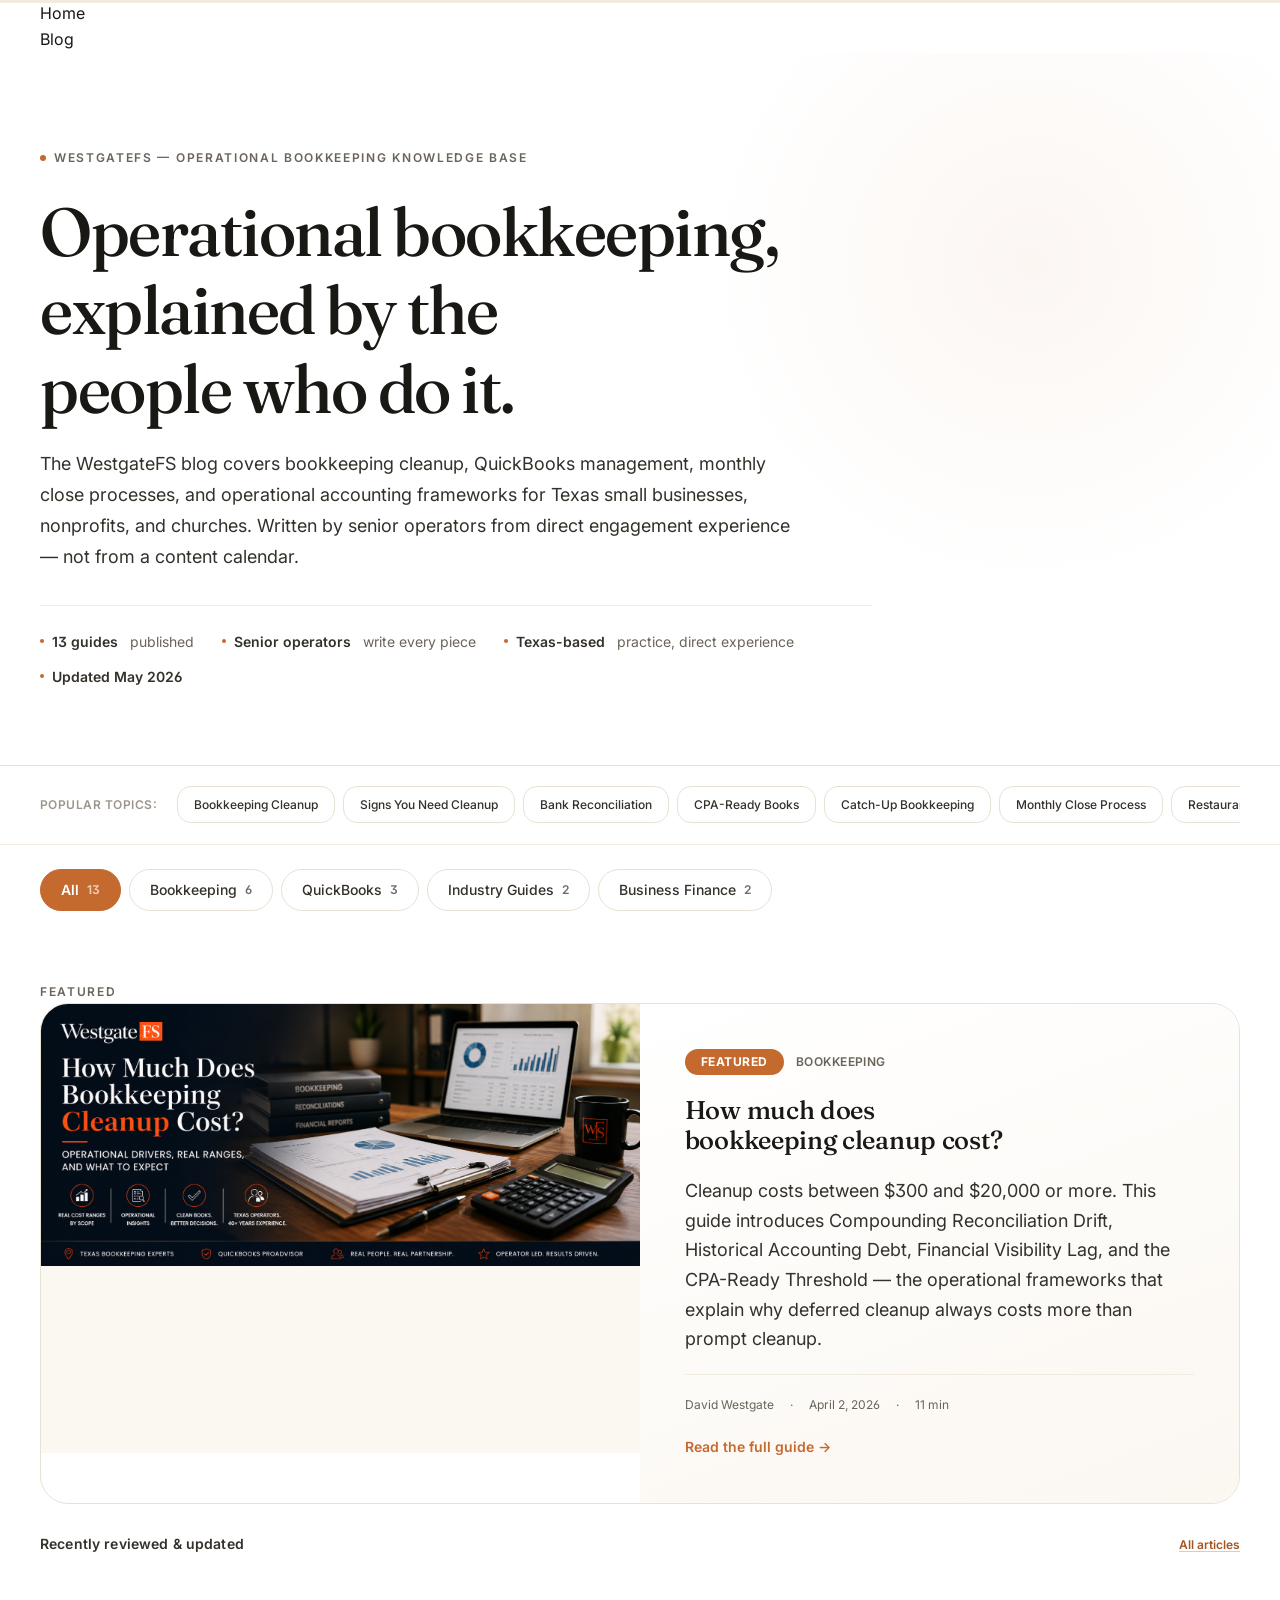
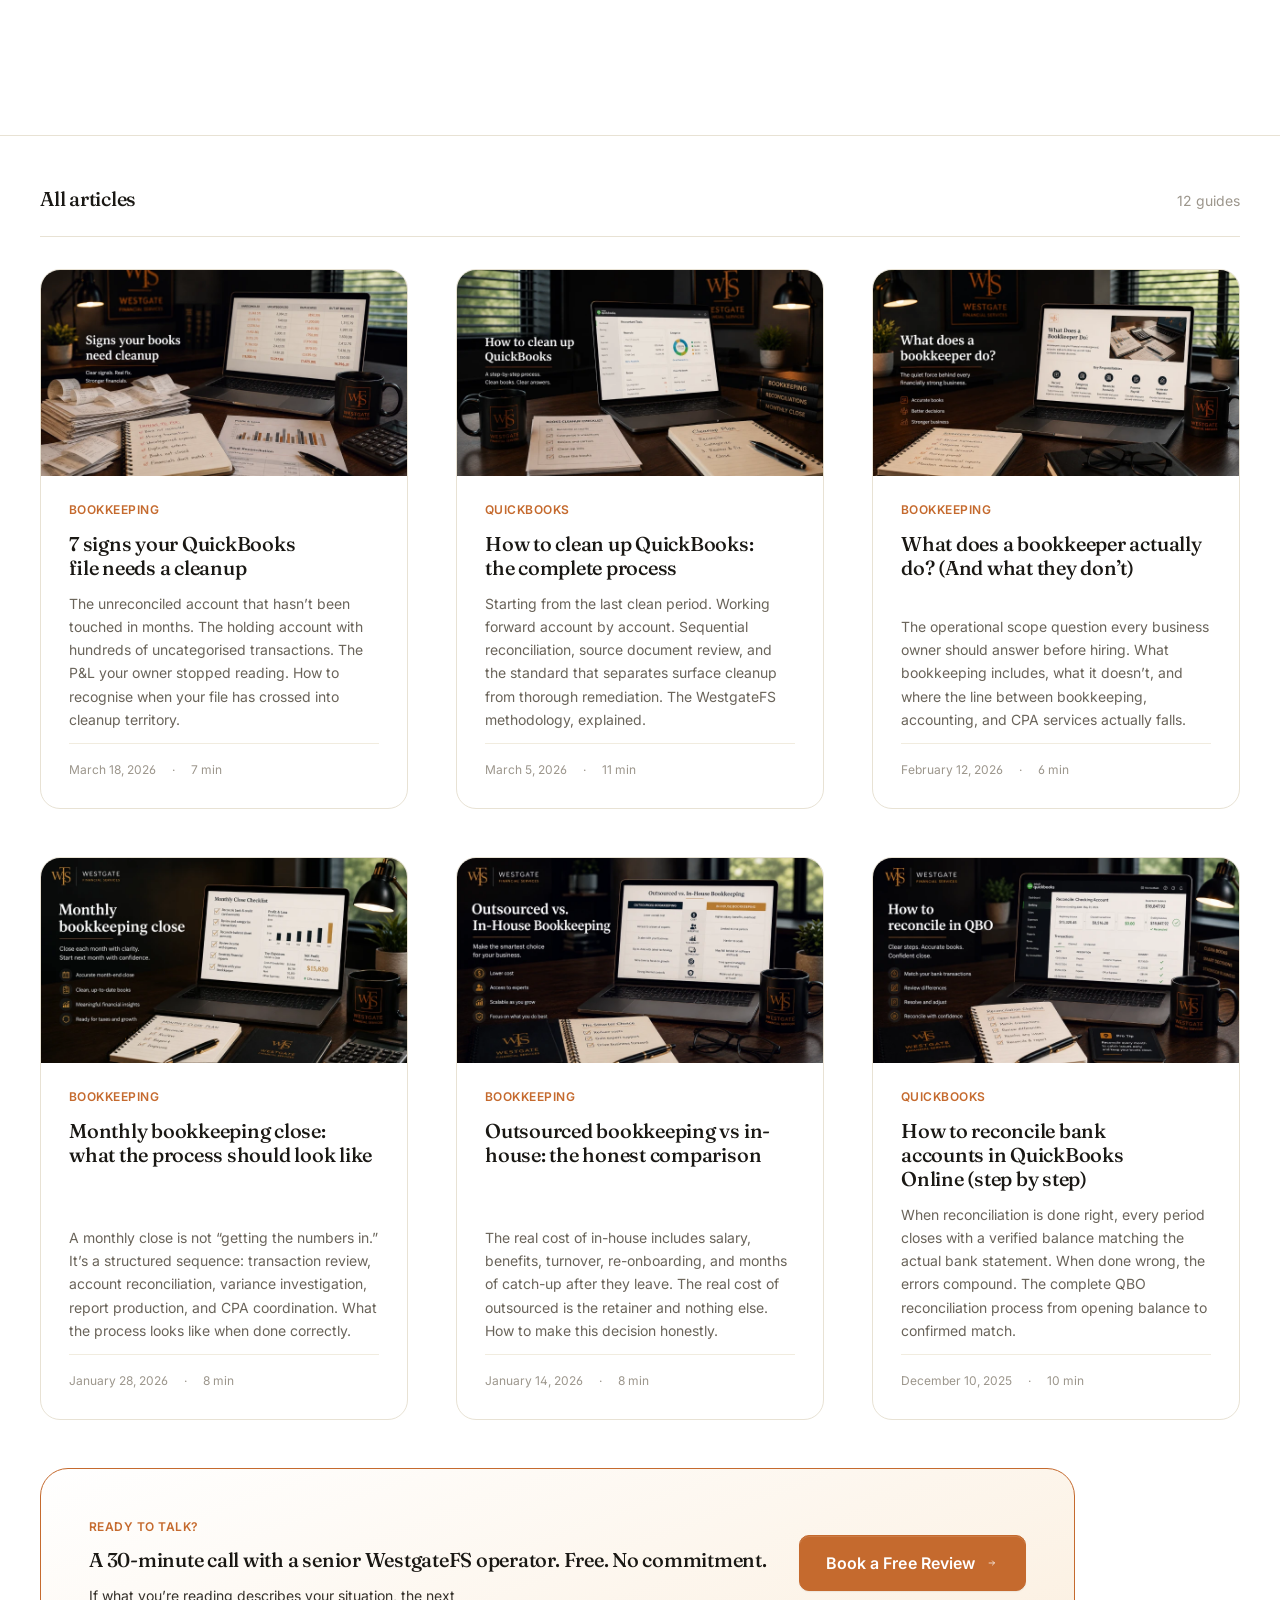
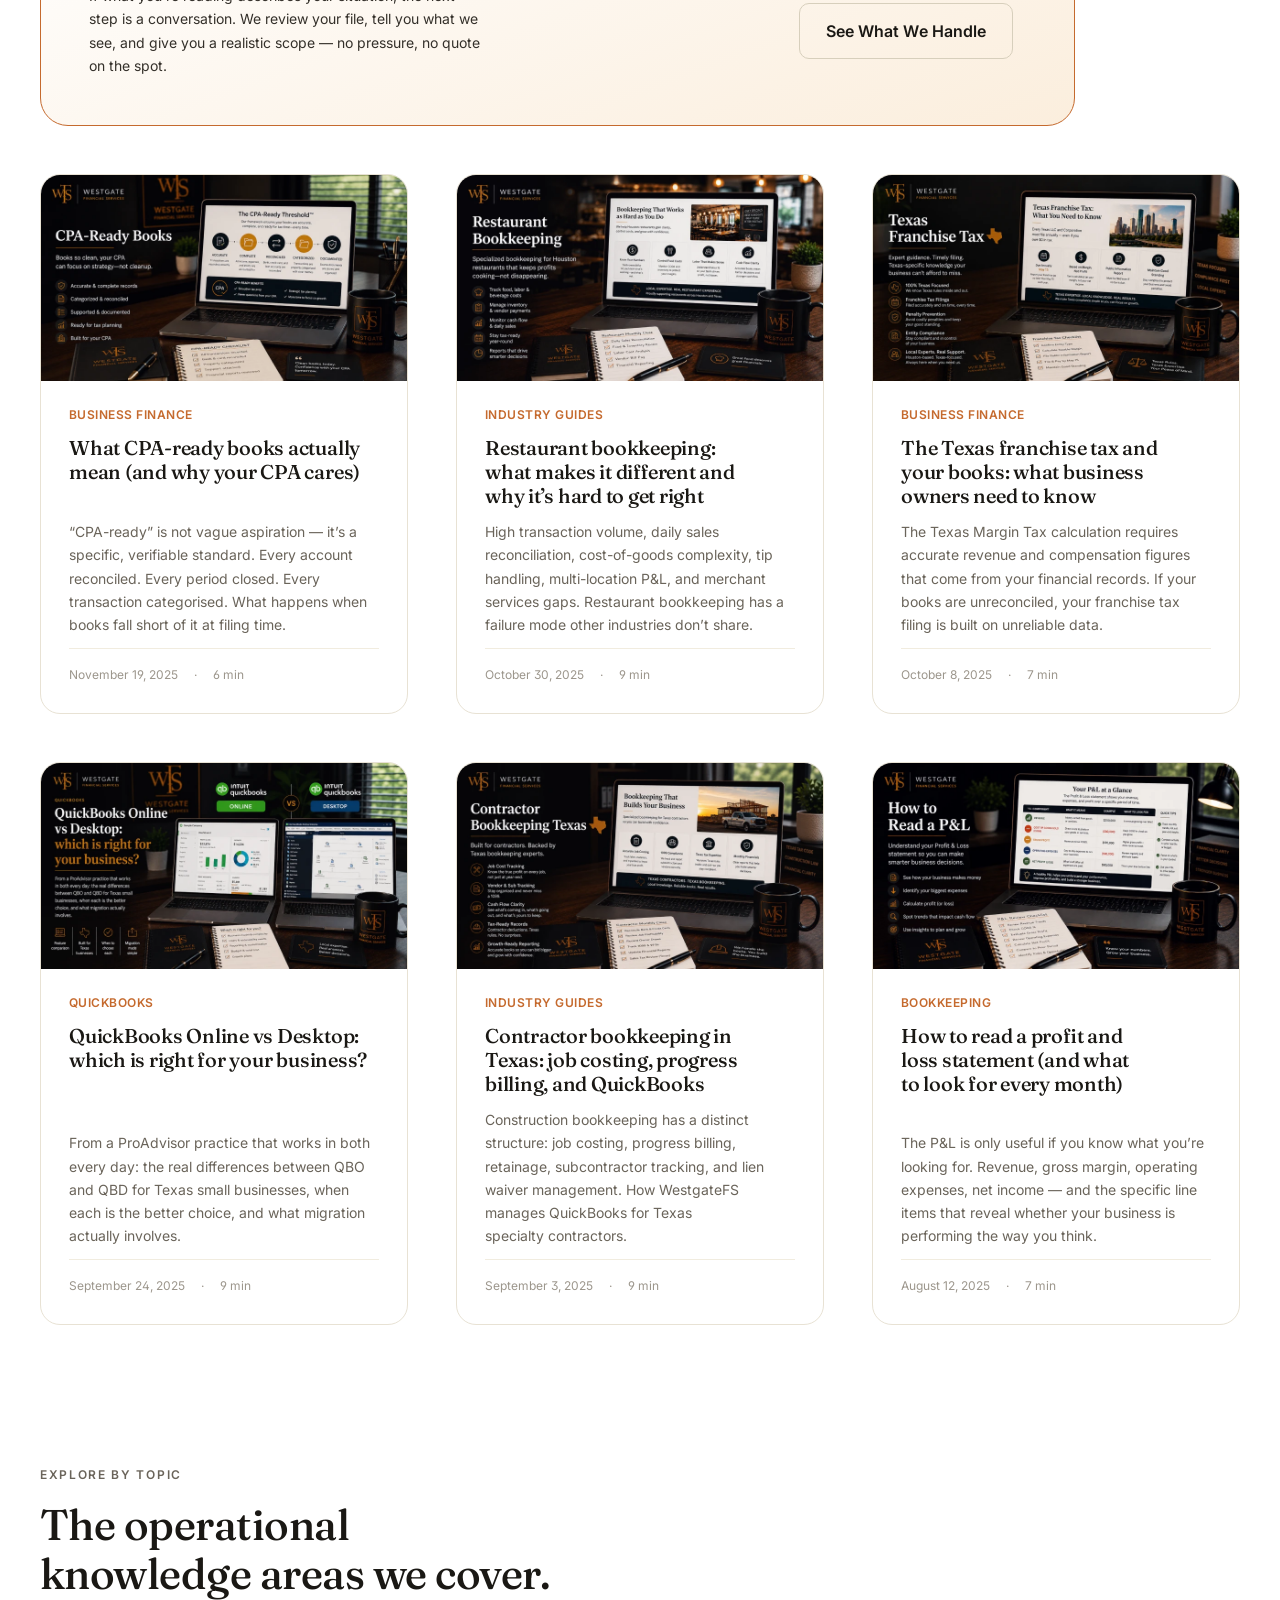
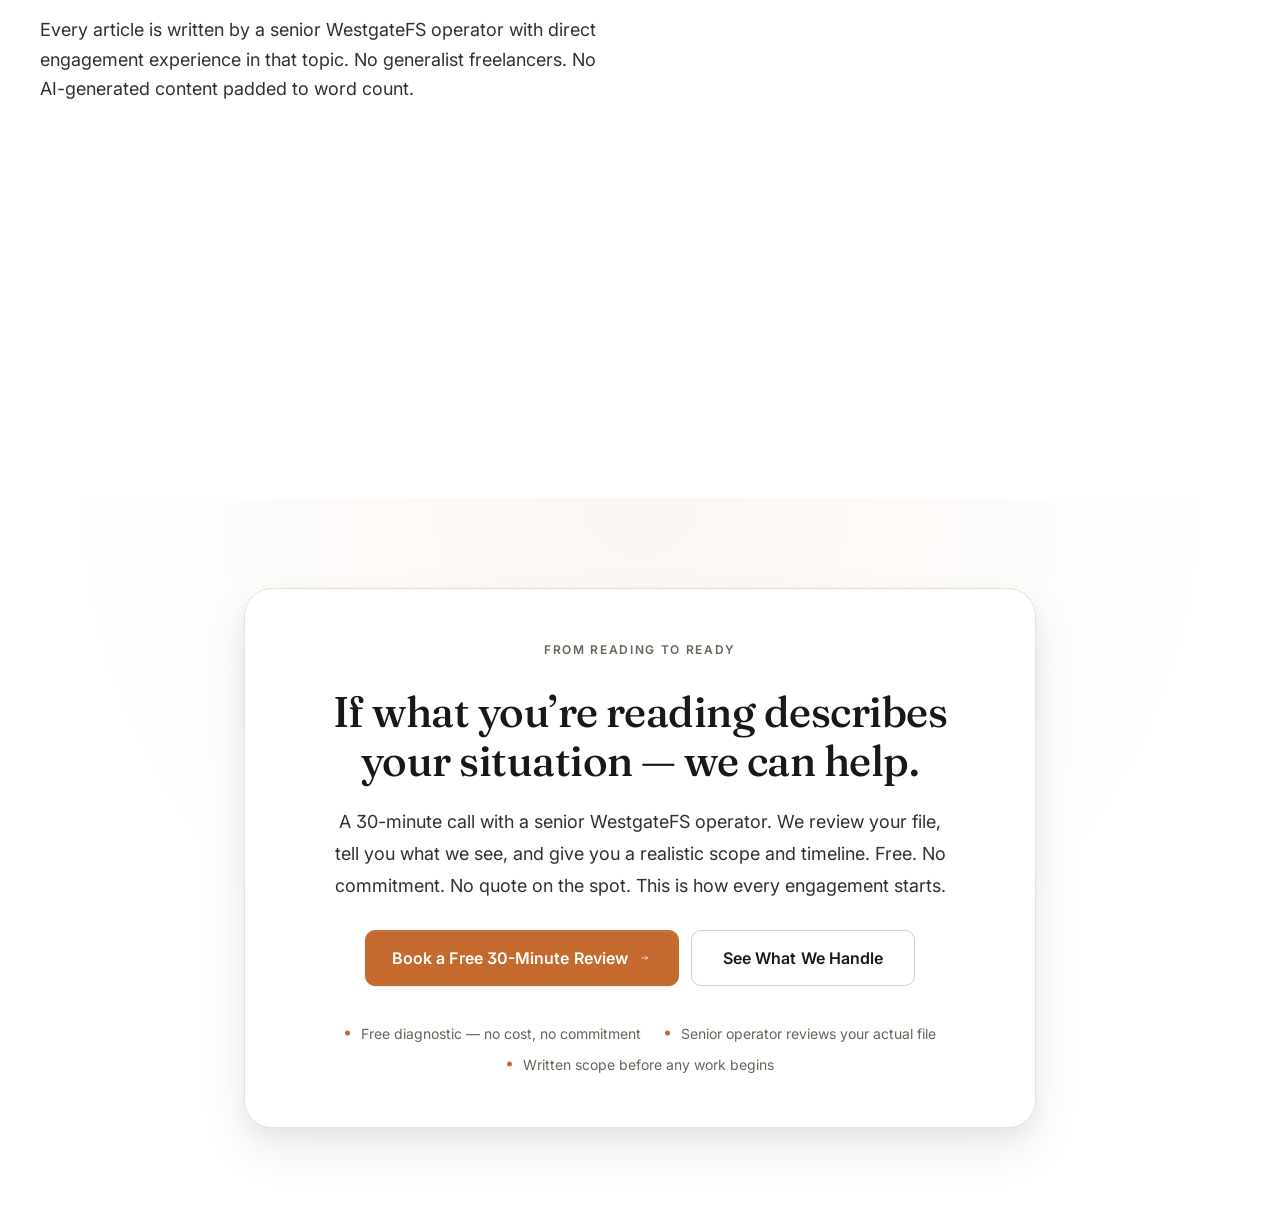
<file: blog/index.html>
<!DOCTYPE html>
<html data-bs-theme="light" lang="en">

<head>
    <meta charset="utf-8">
<title>Texas Bookkeeping Services — Cleanup, Catch-Up, Monthly Close & Reconciliations | Westgate Financial Services</title>
  <link rel="canonical" href="https://westgatefs.com/bookkeeping/">
  <meta name="description" content="Texas bookkeeping by senior operators. Cleanup, catch-up, reconciled monthly close, reconciliations, and outsourced bookkeeping for small businesses statewide. Same team, every month. Conroe, TX. Free review.">

  <meta property="og:type" content="website">
  <meta property="og:title" content="Texas Bookkeeping Services — Cleanup, Catch-Up, Monthly Close & Reconciliations | Westgate Financial Services">
  <meta property="og:description" content="Operator-led Texas bookkeeping — cleanup, catch-up, reconciled monthly close, reconciliations, and outsourced bookkeeping for small businesses, nonprofits, and churches. Same senior operators, every month. Conroe, TX.">
  <meta property="og:url" content="https://westgatefs.com/bookkeeping/">
  <meta property="og:image" content="https://westgatefs.com/assets/img/og-head/og-bookkeeping.jpg">
  <meta property="og:image:width" content="1200">
  <meta property="og:image:height" content="630">
  <meta property="og:image:alt" content="Senior WestgateFS bookkeeping operator reviewing a reconciled monthly close report and ledger — Texas bookkeeping services">
  <meta property="og:image:type" content="image/jpeg">

  <meta name="twitter:card" content="summary_large_image">
  <meta name="twitter:title" content="Texas Bookkeeping Services — Cleanup, Catch-Up, Monthly Close & Reconciliations | Westgate Financial Services">
  <meta name="twitter:description" content="Operator-led Texas bookkeeping — cleanup, catch-up, monthly close, reconciliations, outsourced bookkeeping. Same senior operators every month. Conroe, TX.">

  <link rel="preload" as="image" href="/assets/img/og-head/hero-bookkeeping.webp" fetchpriority="high">

  <script type="application/ld+json">
  {
    "@context": "https://schema.org",
    "@graph": [

      {
        "@type": "WebPage",
        "@id": "https://westgatefs.com/bookkeeping/#webpage",
        "url": "https://westgatefs.com/bookkeeping/",
        "name": "Texas Bookkeeping Services — Cleanup, Catch-Up, Monthly Close & Reconciliations | Westgate Financial Services",
        "headline": "Bookkeeping, Handled Like It Matters",
        "description": "Westgate Financial Services handles bookkeeping cleanup, catch-up bookkeeping, reconciled monthly close, reconciliations, and outsourced bookkeeping for Texas small businesses, nonprofits, and churches — run inside QuickBooks Online and Desktop by senior operators with 40+ years of combined experience.",
        "inLanguage": "en-US",
        "datePublished": "REPLACE_LAUNCH_DATE",
        "dateModified": "REPLACE_LAST_MODIFIED_DATE",
        "isPartOf": { "@id": "https://westgatefs.com/#website" },
        "about": { "@id": "https://westgatefs.com/#service-bookkeeping" },
        "mainEntity": { "@id": "https://westgatefs.com/#service-bookkeeping" },
        "publisher": { "@id": "https://westgatefs.com/#organization" },
        "breadcrumb": { "@id": "https://westgatefs.com/bookkeeping/#breadcrumb" },
        "primaryImageOfPage": { "@id": "https://westgatefs.com/bookkeeping/#image-hero" },
        "image": { "@id": "https://westgatefs.com/bookkeeping/#image-hero" },
        "speakable": {
          "@type": "SpeakableSpecification",
          "cssSelector": [".hero-summary", ".direct-answer", "h1", ".service-intro", ".operator-note"]
        }
      },

      {
        "@type": "BreadcrumbList",
        "@id": "https://westgatefs.com/bookkeeping/#breadcrumb",
        "itemListElement": [
          {
            "@type": "ListItem",
            "position": 1,
            "name": "Home",
            "item": "https://westgatefs.com/"
          },
          {
            "@type": "ListItem",
            "position": 2,
            "name": "Services",
            "item": "https://westgatefs.com/services/"
          },
          {
            "@type": "ListItem",
            "position": 3,
            "name": "Bookkeeping Services",
            "item": "https://westgatefs.com/bookkeeping/"
          }
        ]
      },

      {
        "@type": "ImageObject",
        "@id": "https://westgatefs.com/bookkeeping/#image-hero",
        "url": "https://westgatefs.com/assets/img/og-head/og-bookkeeping.jpg",
        "contentUrl": "https://westgatefs.com/assets/img/og-head/og-bookkeeping.jpg",
        "width": 1200,
        "height": 630,
        "name": "Senior WestgateFS bookkeeping operator reviewing a reconciled monthly close report — Texas",
        "caption": "Senior operator reviewing a reconciled monthly close report and QuickBooks P&L output at Westgate Financial Services, Conroe, TX.",
        "description": "Editorial illustration of a senior WestgateFS bookkeeping operator reviewing a reconciled monthly close report, ledger pages, and a QuickBooks profit-and-loss output by category — representing operator-led bookkeeping services across Texas.",
        "representativeOfPage": true,
        "inLanguage": "en-US",
        "creator": { "@id": "https://westgatefs.com/#organization" }
      },

      {
        "@type": "Service",
        "@id": "https://westgatefs.com/#service-bookkeeping",
        "name": "Texas Bookkeeping Services",
        "serviceType": "Bookkeeping",
        "description": "Operator-led bookkeeping for Texas small businesses, nonprofits, and churches. Bookkeeping cleanup, catch-up bookkeeping, reconciled monthly close, account reconciliations, and fully outsourced bookkeeping — run inside QuickBooks Online and Desktop by the same senior operators every month. CPA-ready books. Not a CPA firm.",
        "provider": { "@id": "https://westgatefs.com/#organization" },
        "url": "https://westgatefs.com/bookkeeping/",
        "serviceOutput": "Reconciled financial records, CPA-ready books, documented monthly close reports, clean P&L and balance sheet, transaction history reconciled to source",
        "areaServed": [
          { "@type": "State", "name": "Texas" },
          { "@type": "City", "name": "Conroe" },
          { "@type": "City", "name": "Houston" },
          { "@type": "City", "name": "Dallas" },
          { "@type": "City", "name": "Austin" },
          { "@type": "City", "name": "San Antonio" }
        ],
        "isRelatedTo": [
          { "@id": "https://westgatefs.com/#service-quickbooks" },
          { "@id": "https://westgatefs.com/#service-accounting" }
        ],
        "hasOfferCatalog": {
          "@type": "OfferCatalog",
          "name": "Bookkeeping Services",
          "itemListElement": [
            {
              "@type": "Offer",
              "itemOffered": {
                "@type": "Service",
                "name": "Bookkeeping Cleanup",
                "url": "https://westgatefs.com/bookkeeping/cleanup/",
                "description": "Messy books diagnosed, reconciled back to source, and documented. Most cleanups complete in four to ten weeks."
              }
            },
            {
              "@type": "Offer",
              "itemOffered": {
                "@type": "Service",
                "name": "Monthly Bookkeeping",
                "url": "https://westgatefs.com/bookkeeping/monthly/",
                "description": "A reconciled monthly close run by the same senior operators every period — reconciliations, categorization, and owner-readable reports."
              }
            },
            {
              "@type": "Offer",
              "itemOffered": {
                "@type": "Service",
                "name": "Catch-Up Bookkeeping",
                "url": "https://westgatefs.com/bookkeeping/catch-up/",
                "description": "Months or years of overdue bookkeeping caught up in priority order — tax-deadline-aware, CPA-ready handoff."
              }
            },
            {
              "@type": "Offer",
              "itemOffered": {
                "@type": "Service",
                "name": "Outsourced Bookkeeping",
                "url": "https://westgatefs.com/bookkeeping/outsourced/",
                "description": "Full-service outsourced bookkeeping — senior operators only, no rotation, no offshore handoffs. US-based, Texas-anchored."
              }
            },
            {
              "@type": "Offer",
              "itemOffered": {
                "@type": "Service",
                "name": "Bank & Account Reconciliations",
                "url": "https://westgatefs.com/bookkeeping/reconciliations/",
                "description": "Every account reconciled to source — bank, credit card, loan, merchant accounts, undeposited funds. Root cause fixed, not masked."
              }
            },
            {
              "@type": "Offer",
              "itemOffered": {
                "@type": "Service",
                "name": "Online Bookkeeping",
                "url": "https://westgatefs.com/bookkeeping/virtual/",
                "description": "Cloud-native, fully remote bookkeeping for Texas businesses — secure document portal, QuickBooks Online management, no physical handoffs."
              }
            }
          ]
        }
      },

      {
        "@type": "ItemList",
        "@id": "https://westgatefs.com/bookkeeping/#service-list",
        "name": "Bookkeeping Services — Westgate Financial Services",
        "description": "Six bookkeeping services delivered by senior operators to Texas small businesses, nonprofits, and churches.",
        "numberOfItems": 6,
        "itemListOrder": "https://schema.org/ItemListOrderAscending",
        "itemListElement": [
          {
            "@type": "ListItem",
            "position": 1,
            "name": "Bookkeeping Cleanup",
            "url": "https://westgatefs.com/bookkeeping/cleanup/"
          },
          {
            "@type": "ListItem",
            "position": 2,
            "name": "Monthly Bookkeeping",
            "url": "https://westgatefs.com/bookkeeping/monthly/"
          },
          {
            "@type": "ListItem",
            "position": 3,
            "name": "Catch-Up Bookkeeping",
            "url": "https://westgatefs.com/bookkeeping/catch-up/"
          },
          {
            "@type": "ListItem",
            "position": 4,
            "name": "Outsourced Bookkeeping",
            "url": "https://westgatefs.com/bookkeeping/outsourced/"
          },
          {
            "@type": "ListItem",
            "position": 5,
            "name": "Bank & Account Reconciliations",
            "url": "https://westgatefs.com/bookkeeping/reconciliations/"
          },
          {
            "@type": "ListItem",
            "position": 6,
            "name": "Online Bookkeeping",
            "url": "https://westgatefs.com/bookkeeping/virtual/"
          }
        ]
      }

    ]
  }
  </script>
    <meta name="viewport" content="width=device-width, initial-scale=1.0, shrink-to-fit=no">

    <link rel="stylesheet" href="../assets/bootstrap/css/bootstrap.min.css">
    <link rel="stylesheet" href="../assets/css/blog.css">
    <link rel="stylesheet" href="../assets/css/global.css">
    <link rel="stylesheet" href="https://fonts.googleapis.com/css2?family=Fraunces:opsz,wght@9..144,400;9..144,500;9..144,600&amp;family=Inter:wght@400;500;600;700&amp;display=swap">
</head>

<body><!-- ============================================================
    PAGE HEAD — /blog/
    Paste inside <head> after global head block, before </head>
  ============================================================ -->

  <title>Operational Bookkeeping Guides & Resources | WestgateFS Blog</title>
  <link rel="canonical" href="https://westgatefs.com/blog/">
  <meta name="description" content="Bookkeeping cleanup, QuickBooks management, monthly close processes, and operational accounting frameworks for Texas small businesses — written by senior WestgateFS operators from direct engagement experience.">

  <meta property="og:type" content="website">
  <meta property="og:title" content="Operational Bookkeeping Guides — WestgateFS Blog">
  <meta property="og:description" content="Bookkeeping cleanup, QuickBooks management, monthly close, and operational frameworks. Written by senior operators from direct Texas engagement experience.">
  <meta property="og:url" content="https://westgatefs.com/blog/">
  <meta property="og:image" content="https://westgatefs.com/assets/img/og-head/og-blog-index.jpg">
  <meta property="og:image:width" content="1200">
  <meta property="og:image:height" content="630">
  <meta property="og:image:alt" content="WestgateFS operational bookkeeping blog — guides written by senior operators, Conroe TX">
  <meta property="og:image:type" content="image/jpeg">

  <meta name="twitter:card" content="summary_large_image">
  <meta name="twitter:title" content="Operational Bookkeeping Guides — WestgateFS Blog">
  <meta name="twitter:description" content="Bookkeeping cleanup, QuickBooks management, and operational frameworks from a Texas ProAdvisor practice. Written by senior operators.">

  <link rel="stylesheet" href="/assets/css/blog.css">

  <script type="application/ld+json">
  {
    "@context": "https://schema.org",
    "@graph": [

      {
        "@type": ["WebPage", "CollectionPage"],
        "@id": "https://westgatefs.com/blog/#webpage",
        "url": "https://westgatefs.com/blog/",
        "name": "Operational Bookkeeping Guides & Resources | WestgateFS Blog",
        "headline": "Operational Bookkeeping, Explained by the People Who Do It",
        "description": "The WestgateFS blog covers bookkeeping cleanup, QuickBooks management, monthly close processes, and operational accounting frameworks for Texas small businesses, nonprofits, and churches. Written by senior operators from direct engagement experience — not from a content calendar.",
        "inLanguage": "en-US",
        "dateModified": "2026-05-16",
        "isPartOf": { "@id": "https://westgatefs.com/#website" },
        "about": { "@id": "https://westgatefs.com/#organization" },
        "publisher": { "@id": "https://westgatefs.com/#organization" },
        "breadcrumb": { "@id": "https://westgatefs.com/blog/#breadcrumb" },
        "speakable": {
          "@type": "SpeakableSpecification",
          "cssSelector": [".wfs-blog-index-hero__content", "h1"]
        }
      },

      {
        "@type": "BreadcrumbList",
        "@id": "https://westgatefs.com/blog/#breadcrumb",
        "itemListElement": [
          { "@type": "ListItem", "position": 1, "name": "Home", "item": "https://westgatefs.com/" },
          { "@type": "ListItem", "position": 2, "name": "Blog", "item": "https://westgatefs.com/blog/" }
        ]
      },

      {
        "@type": "ItemList",
        "@id": "https://westgatefs.com/blog/#article-list",
        "name": "WestgateFS Operational Bookkeeping Articles",
        "description": "Guides, frameworks, and operational insights on bookkeeping cleanup, QuickBooks management, monthly close processes, and accounting for Texas small businesses. All articles written by senior operators from direct engagement experience.",
        "numberOfItems": 13,
        "itemListElement": [
          { "@type": "ListItem", "position": 1,  "url": "https://westgatefs.com/blog/bookkeeping-cleanup-cost/",             "name": "How Much Does Bookkeeping Cleanup Cost?",                                 "datePublished": "2026-04-02", "dateModified": "2026-05-10" },
          { "@type": "ListItem", "position": 2,  "url": "https://westgatefs.com/blog/signs-your-books-need-cleanup/",        "name": "7 Signs Your QuickBooks File Needs a Cleanup",                          "datePublished": "2026-03-18", "dateModified": "2026-05-08" },
          { "@type": "ListItem", "position": 3,  "url": "https://westgatefs.com/blog/how-to-clean-up-quickbooks/",           "name": "How to Clean Up QuickBooks: The Complete Process",                      "datePublished": "2026-03-05", "dateModified": "2026-04-28" },
          { "@type": "ListItem", "position": 4,  "url": "https://westgatefs.com/blog/what-does-a-bookkeeper-do/",            "name": "What Does a Bookkeeper Actually Do?",                                   "datePublished": "2026-02-12" },
          { "@type": "ListItem", "position": 5,  "url": "https://westgatefs.com/blog/monthly-bookkeeping-close/",            "name": "Monthly Bookkeeping Close: What the Process Should Look Like",          "datePublished": "2026-01-28" },
          { "@type": "ListItem", "position": 6,  "url": "https://westgatefs.com/blog/outsourced-vs-in-house-bookkeeping/",   "name": "Outsourced Bookkeeping vs In-House: The Honest Comparison",             "datePublished": "2026-01-14" },
          { "@type": "ListItem", "position": 7,  "url": "https://westgatefs.com/blog/how-to-reconcile-quickbooks-online/",   "name": "How to Reconcile Bank Accounts in QuickBooks Online",                   "datePublished": "2025-12-10" },
          { "@type": "ListItem", "position": 8,  "url": "https://westgatefs.com/blog/cpa-ready-books-guide/",                "name": "What CPA-Ready Books Actually Mean",                                    "datePublished": "2025-11-19" },
          { "@type": "ListItem", "position": 9,  "url": "https://westgatefs.com/blog/restaurant-bookkeeping-guide/",         "name": "Restaurant Bookkeeping: What Makes It Different",                       "datePublished": "2025-10-30" },
          { "@type": "ListItem", "position": 10, "url": "https://westgatefs.com/blog/texas-franchise-tax-bookkeeping/",      "name": "The Texas Franchise Tax and Your Books",                                "datePublished": "2025-10-08" },
          { "@type": "ListItem", "position": 11, "url": "https://westgatefs.com/blog/quickbooks-online-vs-desktop/",         "name": "QuickBooks Online vs Desktop: Which Is Right for Your Business?",       "datePublished": "2025-09-24" },
          { "@type": "ListItem", "position": 12, "url": "https://westgatefs.com/blog/contractor-bookkeeping-texas/",         "name": "Contractor Bookkeeping in Texas: Job Costing and QuickBooks",           "datePublished": "2025-09-03" },
          { "@type": "ListItem", "position": 13, "url": "https://westgatefs.com/blog/how-to-read-profit-and-loss/",          "name": "How to Read a Profit and Loss Statement",                               "datePublished": "2025-08-12" }
        ]
      }

    ]
  }
  </script>


<!-- ============================================================
  MAIN — /blog/
  Requires: global.css · blog.css · blog.js
  No JS required for initial paint — progressive enhancement.
============================================================ -->

<!-- Reading progress bar — driven by blog.js -->
<div class="wfs-blog-progress" role="progressbar" aria-label="Page reading progress" aria-valuemin="0" aria-valuemax="100" aria-valuenow="0">
  <div class="wfs-blog-progress__bar"></div>
</div>

<main id="wfs-main" class="wfs-main" role="main">

  <!-- BREADCRUMB -->
  <nav id="blog-breadcrumb" class="wfs-breadcrumb" aria-label="Breadcrumb">
    <div class="container">
      <ol class="wfs-breadcrumb__list list-unstyled" itemscope itemtype="https://schema.org/BreadcrumbList">
        <li class="wfs-breadcrumb__item" itemprop="itemListElement" itemscope itemtype="https://schema.org/ListItem">
          <a itemprop="item" href="/"><span itemprop="name">Home</span></a>
          <meta itemprop="position" content="1" />
        </li>
        <li class="wfs-breadcrumb__item wfs-breadcrumb__item--current" itemprop="itemListElement" itemscope itemtype="https://schema.org/ListItem" aria-current="page">
          <span itemprop="name">Blog</span>
          <meta itemprop="position" content="2" />
        </li>
      </ol>
    </div>
  </nav>


  <!-- BLOG INDEX HERO ─────────────────────────────────── -->
  <header id="blog-hero" class="wfs-blog-index-hero" aria-labelledby="blog-hero-h">
    <div class="container">
      <div class="wfs-blog-index-hero__content">

        <p class="wfs-eyebrow">
          <span class="wfs-eyebrow__dot" aria-hidden="true"></span>
          <span>WestgateFS &mdash; Operational Bookkeeping Knowledge Base</span>
        </p>

        <h1 class="wfs-h1 wfs-blog-index-hero__heading" id="blog-hero-h">
          Operational bookkeeping, explained by the people who do it.
        </h1>

        <p class="wfs-blog-index-hero__lede">
          The WestgateFS blog covers bookkeeping cleanup, QuickBooks management, monthly close processes, and operational accounting frameworks for Texas small businesses, nonprofits, and churches. Written by senior operators from direct engagement experience &mdash; not from a content calendar.
        </p>

        <ul class="wfs-blog-index-hero__stats list-unstyled" role="list" aria-label="Blog at a glance">
          <li class="wfs-blog-index-hero__stat"><strong>13 guides</strong>&nbsp;published</li>
          <li class="wfs-blog-index-hero__stat"><strong>Senior operators</strong>&nbsp;write every piece</li>
          <li class="wfs-blog-index-hero__stat"><strong>Texas-based</strong>&nbsp;practice, direct experience</li>
          <li class="wfs-blog-index-hero__stat"><strong>Updated May 2026</strong></li>
        </ul>

      </div>
    </div>
  </header>


  <!-- POPULAR TOPICS SEMANTIC RAIL ─────────────────────── -->
  <div class="wfs-blog-popular-topics" role="navigation" aria-label="Popular bookkeeping topics">
    <div class="container">
      <div class="wfs-blog-popular-topics__inner">
        <span class="wfs-blog-popular-topics__label" aria-hidden="true">Popular topics:</span>
        <div class="wfs-blog-popular-topics__chips" role="list" aria-label="Popular bookkeeping topics">
          <a class="wfs-blog-popular-topics__chip" href="/bookkeeping/cleanup/"                      role="listitem" aria-label="Bookkeeping cleanup service">Bookkeeping Cleanup</a>
          <a class="wfs-blog-popular-topics__chip" href="/blog/signs-your-books-need-cleanup/"       role="listitem" aria-label="Signs your books need cleanup">Signs You Need Cleanup</a>
          <a class="wfs-blog-popular-topics__chip" href="/blog/how-to-reconcile-quickbooks-online/"  role="listitem" aria-label="Bank reconciliation guide">Bank Reconciliation</a>
          <a class="wfs-blog-popular-topics__chip" href="/blog/cpa-ready-books-guide/"               role="listitem" aria-label="CPA-ready books guide">CPA-Ready Books</a>
          <a class="wfs-blog-popular-topics__chip" href="/bookkeeping/catch-up/"                     role="listitem" aria-label="Catch-up bookkeeping service">Catch-Up Bookkeeping</a>
          <a class="wfs-blog-popular-topics__chip" href="/blog/monthly-bookkeeping-close/"           role="listitem" aria-label="Monthly bookkeeping close guide">Monthly Close Process</a>
          <a class="wfs-blog-popular-topics__chip" href="/blog/restaurant-bookkeeping-guide/"        role="listitem" aria-label="Restaurant bookkeeping guide">Restaurant Bookkeeping</a>
          <a class="wfs-blog-popular-topics__chip" href="/blog/texas-franchise-tax-bookkeeping/"     role="listitem" aria-label="Texas franchise tax bookkeeping">Texas Franchise Tax</a>
        </div>
      </div>
    </div>
  </div>


  <!-- CATEGORY NAVIGATION ──────────────────────────────── -->
  <div class="wfs-blog-category-section" aria-label="Browse by category">
    <div class="container">
      <nav class="wfs-blog-category-nav" aria-label="Article categories">
        <a class="wfs-blog-category-nav__item wfs-blog-category-nav__item--active" href="/blog/" aria-current="page" aria-label="All articles">
          All <span class="wfs-blog-category-nav__count">13</span>
        </a>
        <a class="wfs-blog-category-nav__item" href="/blog/category/bookkeeping/" aria-label="Bookkeeping articles">
          Bookkeeping <span class="wfs-blog-category-nav__count">6</span>
        </a>
        <a class="wfs-blog-category-nav__item" href="/blog/category/quickbooks/" aria-label="QuickBooks articles">
          QuickBooks <span class="wfs-blog-category-nav__count">3</span>
        </a>
        <a class="wfs-blog-category-nav__item" href="/blog/category/industry-guides/" aria-label="Industry guide articles">
          Industry Guides <span class="wfs-blog-category-nav__count">2</span>
        </a>
        <a class="wfs-blog-category-nav__item" href="/blog/category/business-finance/" aria-label="Business finance articles">
          Business Finance <span class="wfs-blog-category-nav__count">2</span>
        </a>
      </nav>
    </div>
  </div>


  <!-- FEATURED ARTICLE ─────────────────────────────────── -->
  <section class="wfs-blog-featured-section" aria-labelledby="blog-featured-label">
    <div class="container">

      <p class="wfs-eyebrow" id="blog-featured-label">Featured</p>

      <a class="wfs-blog-featured-card"
         href="/blog/bookkeeping-cleanup-cost/"
         data-category="bookkeeping"
         aria-label="Read featured article: How Much Does Bookkeeping Cleanup Cost?">

        <div class="wfs-blog-featured-card__cover" aria-hidden="true">
          <picture>
            <source srcset="/assets/img/blog/bookkeeping-cleanup-cost/wfs-cleanup-cost-cover.webp" type="image/webp" />
            <img src="/assets/img/blog/bookkeeping-cleanup-cost/wfs-cleanup-cost-cover.jpg"
                 alt="Clean, organised bookkeeping workspace representing the output of professional QuickBooks cleanup — WestgateFS cost guide"
                 loading="eager"
                 fetchpriority="high"
                 decoding="async"
                 width="1600"
                 height="700" />
          </picture>
        </div>

        <div class="wfs-blog-featured-card__body">

          <div class="wfs-blog-featured-card__badges">
            <span class="wfs-blog-featured-card__badge">Featured</span>
            <span class="wfs-blog-featured-card__category">Bookkeeping</span>
          </div>

          <h2 class="wfs-blog-featured-card__title">
            How much does bookkeeping cleanup cost?
          </h2>

          <p class="wfs-blog-featured-card__excerpt">
            Cleanup costs between $300 and $20,000 or more. This guide introduces Compounding Reconciliation Drift, Historical Accounting Debt, Financial Visibility Lag, and the CPA-Ready Threshold &mdash; the operational frameworks that explain why deferred cleanup always costs more than prompt cleanup.
          </p>

          <div class="wfs-blog-featured-card__meta">
            <span class="wfs-blog-featured-card__meta-item">David Westgate</span>
            <span class="wfs-blog-featured-card__meta-item">&middot;</span>
            <time class="wfs-blog-featured-card__meta-item" datetime="2026-04-02">April 2, 2026</time>
            <span class="wfs-blog-featured-card__meta-item">&middot;</span>
            <span class="wfs-blog-featured-card__meta-item">11 min</span>
          </div>

          <span class="wfs-blog-featured-card__link" aria-hidden="true">
            Read the full guide &rarr;
          </span>

        </div>
      </a>

    </div>
  </section>


  <!-- RECENTLY UPDATED ─────────────────────────────────── -->
  <div class="wfs-blog-recently-updated" role="region" aria-labelledby="blog-updated-label">
    <div class="container">

      <div class="wfs-blog-recently-updated__header">
        <p class="wfs-blog-recently-updated__title" id="blog-updated-label">Recently reviewed &amp; updated</p>
        <a class="wfs-blog-recently-updated__all" href="/blog/" aria-label="See all articles">All articles</a>
      </div>

      <div class="wfs-blog-recently-updated__grid" role="list" aria-label="Recently updated articles">

        <a class="wfs-blog-recently-updated__card js-reveal" href="/blog/bookkeeping-cleanup-cost/" role="listitem" data-delay="0" aria-label="Read: How Much Does Bookkeeping Cleanup Cost?">
          <span class="wfs-blog-recently-updated__badge">Updated May 2026</span>
          <p class="wfs-blog-recently-updated__article-title">How much does bookkeeping cleanup cost?</p>
          <p class="wfs-blog-recently-updated__meta">Bookkeeping &middot; 11 min</p>
        </a>

        <a class="wfs-blog-recently-updated__card js-reveal" href="/blog/signs-your-books-need-cleanup/" role="listitem" data-delay="60" aria-label="Read: 7 Signs Your QuickBooks File Needs a Cleanup">
          <span class="wfs-blog-recently-updated__badge">Updated May 2026</span>
          <p class="wfs-blog-recently-updated__article-title">7 signs your QuickBooks file needs a cleanup</p>
          <p class="wfs-blog-recently-updated__meta">Bookkeeping &middot; 7 min</p>
        </a>

        <a class="wfs-blog-recently-updated__card js-reveal" href="/blog/how-to-clean-up-quickbooks/" role="listitem" data-delay="120" aria-label="Read: How to Clean Up QuickBooks: The Complete Process">
          <span class="wfs-blog-recently-updated__badge">Updated April 2026</span>
          <p class="wfs-blog-recently-updated__article-title">How to clean up QuickBooks: the complete process</p>
          <p class="wfs-blog-recently-updated__meta">QuickBooks &middot; 11 min</p>
        </a>

      </div>
    </div>
  </div>


  <!-- ARTICLE GRID ─────────────────────────────────────── -->
  <section class="wfs-blog-grid-section" aria-labelledby="blog-grid-h">
    <div class="container">

      <div class="wfs-blog-grid-header">
        <h2 class="wfs-blog-grid-header__title" id="blog-grid-h">All articles</h2>
        <span class="wfs-blog-grid-header__count">12 guides</span>
      </div>

      <div class="row wfs-blog-index__grid g-5" role="list" aria-label="All WestgateFS blog articles">


        <!-- 1 — Signs your books need cleanup -->
        <div class="col-12 col-md-6 col-lg-4" role="listitem">
          <a class="wfs-blog-index-card"
             href="/blog/signs-your-books-need-cleanup/"
             data-category="bookkeeping"
             data-updated="2026-05-08"
             aria-label="Read: 7 Signs Your QuickBooks File Needs a Cleanup">
            <div class="wfs-blog-index-card__cover">
              <picture>
                <source srcset="/assets/img/blog/signs-your-books-need-cleanup/wfs-signs-cleanup-cover.webp" type="image/webp" />
                <img src="/assets/img/blog/signs-your-books-need-cleanup/wfs-signs-cleanup-cover.jpg"
                     alt="Disorganised QuickBooks records and uncategorised transactions — warning signs that a professional bookkeeping cleanup is overdue"
                     loading="lazy" decoding="async" width="800" height="450" />
              </picture>
            </div>
            <div class="wfs-blog-index-card__body">
              <p class="wfs-blog-index-card__category">Bookkeeping</p>
              <h3 class="wfs-blog-index-card__title">7 signs your QuickBooks file needs a cleanup</h3>
              <p class="wfs-blog-index-card__excerpt">The unreconciled account that hasn&rsquo;t been touched in months. The holding account with hundreds of uncategorised transactions. The P&amp;L your owner stopped reading. How to recognise when your file has crossed into cleanup territory.</p>
              <div class="wfs-blog-index-card__meta">
                <time class="wfs-blog-index-card__meta-item" datetime="2026-03-18">March 18, 2026</time>
                <span class="wfs-blog-index-card__meta-item">&middot;</span>
                <span class="wfs-blog-index-card__meta-item">7 min</span>
              </div>
            </div>
          </a>
        </div>


        <!-- 2 — How to clean up QuickBooks -->
        <div class="col-12 col-md-6 col-lg-4" role="listitem">
          <a class="wfs-blog-index-card"
             href="/blog/how-to-clean-up-quickbooks/"
             data-category="quickbooks"
             data-updated="2026-04-28"
             aria-label="Read: How to Clean Up QuickBooks: The Complete Process">
            <div class="wfs-blog-index-card__cover">
              <picture>
                <source srcset="/assets/img/blog/how-to-clean-up-quickbooks/wfs-qb-cleanup-process-cover.webp" type="image/webp" />
                <img src="/assets/img/blog/how-to-clean-up-quickbooks/wfs-qb-cleanup-process-cover.jpg"
                     alt="QuickBooks Online open alongside organised financial records representing the sequential cleanup process performed by WestgateFS"
                     loading="lazy" decoding="async" width="800" height="450" />
              </picture>
            </div>
            <div class="wfs-blog-index-card__body">
              <p class="wfs-blog-index-card__category">QuickBooks</p>
              <h3 class="wfs-blog-index-card__title">How to clean up QuickBooks: the complete process</h3>
              <p class="wfs-blog-index-card__excerpt">Starting from the last clean period. Working forward account by account. Sequential reconciliation, source document review, and the standard that separates surface cleanup from thorough remediation. The WestgateFS methodology, explained.</p>
              <div class="wfs-blog-index-card__meta">
                <time class="wfs-blog-index-card__meta-item" datetime="2026-03-05">March 5, 2026</time>
                <span class="wfs-blog-index-card__meta-item">&middot;</span>
                <span class="wfs-blog-index-card__meta-item">11 min</span>
              </div>
            </div>
          </a>
        </div>


        <!-- 3 — What does a bookkeeper do -->
        <div class="col-12 col-md-6 col-lg-4" role="listitem">
          <a class="wfs-blog-index-card"
             href="/blog/what-does-a-bookkeeper-do/"
             data-category="bookkeeping"
             data-updated="2026-02-12"
             aria-label="Read: What Does a Bookkeeper Actually Do?">
            <div class="wfs-blog-index-card__cover">
              <picture>
                <source srcset="/assets/img/blog/what-does-a-bookkeeper-do/wfs-bookkeeper-role-cover.webp" type="image/webp" />
                <img src="/assets/img/blog/what-does-a-bookkeeper-do/wfs-bookkeeper-role-cover.jpg"
                     alt="Senior WestgateFS bookkeeper reviewing monthly financial records at their desk — illustrating the operational scope of professional bookkeeping"
                     loading="lazy" decoding="async" width="800" height="450" />
              </picture>
            </div>
            <div class="wfs-blog-index-card__body">
              <p class="wfs-blog-index-card__category">Bookkeeping</p>
              <h3 class="wfs-blog-index-card__title">What does a bookkeeper actually do? (And what they don&rsquo;t)</h3>
              <p class="wfs-blog-index-card__excerpt">The operational scope question every business owner should answer before hiring. What bookkeeping includes, what it doesn&rsquo;t, and where the line between bookkeeping, accounting, and CPA services actually falls.</p>
              <div class="wfs-blog-index-card__meta">
                <time class="wfs-blog-index-card__meta-item" datetime="2026-02-12">February 12, 2026</time>
                <span class="wfs-blog-index-card__meta-item">&middot;</span>
                <span class="wfs-blog-index-card__meta-item">6 min</span>
              </div>
            </div>
          </a>
        </div>


        <!-- 4 — Monthly close -->
        <div class="col-12 col-md-6 col-lg-4" role="listitem">
          <a class="wfs-blog-index-card"
             href="/blog/monthly-bookkeeping-close/"
             data-category="bookkeeping"
             data-updated="2026-01-28"
             aria-label="Read: Monthly Bookkeeping Close — What the Process Should Look Like">
            <div class="wfs-blog-index-card__cover">
              <picture>
                <source srcset="/assets/img/blog/monthly-bookkeeping-close/wfs-monthly-close-cover.webp" type="image/webp" />
                <img src="/assets/img/blog/monthly-bookkeeping-close/wfs-monthly-close-cover.jpg"
                     alt="Financial calendar and organised monthly close records on a professional bookkeeper's desk representing the structured monthly close process"
                     loading="lazy" decoding="async" width="800" height="450" />
              </picture>
            </div>
            <div class="wfs-blog-index-card__body">
              <p class="wfs-blog-index-card__category">Bookkeeping</p>
              <h3 class="wfs-blog-index-card__title">Monthly bookkeeping close: what the process should look like</h3>
              <p class="wfs-blog-index-card__excerpt">A monthly close is not &ldquo;getting the numbers in.&rdquo; It&rsquo;s a structured sequence: transaction review, account reconciliation, variance investigation, report production, and CPA coordination. What the process looks like when done correctly.</p>
              <div class="wfs-blog-index-card__meta">
                <time class="wfs-blog-index-card__meta-item" datetime="2026-01-28">January 28, 2026</time>
                <span class="wfs-blog-index-card__meta-item">&middot;</span>
                <span class="wfs-blog-index-card__meta-item">8 min</span>
              </div>
            </div>
          </a>
        </div>


        <!-- 5 — Outsourced vs in-house -->
        <div class="col-12 col-md-6 col-lg-4" role="listitem">
          <a class="wfs-blog-index-card"
             href="/blog/outsourced-vs-in-house-bookkeeping/"
             data-category="bookkeeping"
             data-updated="2026-01-14"
             aria-label="Read: Outsourced Bookkeeping vs In-House: The Honest Comparison">
            <div class="wfs-blog-index-card__cover">
              <picture>
                <source srcset="/assets/img/blog/outsourced-vs-in-house/wfs-outsourced-vs-inhouse-cover.webp" type="image/webp" />
                <img src="/assets/img/blog/outsourced-vs-in-house/wfs-outsourced-vs-inhouse-cover.jpg"
                     alt="Balance scale representing the outsourced versus in-house bookkeeping decision for Texas small business owners"
                     loading="lazy" decoding="async" width="800" height="450" />
              </picture>
            </div>
            <div class="wfs-blog-index-card__body">
              <p class="wfs-blog-index-card__category">Bookkeeping</p>
              <h3 class="wfs-blog-index-card__title">Outsourced bookkeeping vs in-house: the honest comparison</h3>
              <p class="wfs-blog-index-card__excerpt">The real cost of in-house includes salary, benefits, turnover, re-onboarding, and months of catch-up after they leave. The real cost of outsourced is the retainer and nothing else. How to make this decision honestly.</p>
              <div class="wfs-blog-index-card__meta">
                <time class="wfs-blog-index-card__meta-item" datetime="2026-01-14">January 14, 2026</time>
                <span class="wfs-blog-index-card__meta-item">&middot;</span>
                <span class="wfs-blog-index-card__meta-item">8 min</span>
              </div>
            </div>
          </a>
        </div>


        <!-- 6 — How to reconcile in QBO -->
        <div class="col-12 col-md-6 col-lg-4" role="listitem">
          <a class="wfs-blog-index-card"
             href="/blog/how-to-reconcile-quickbooks-online/"
             data-category="quickbooks"
             data-updated="2025-12-10"
             aria-label="Read: How to Reconcile Bank Accounts in QuickBooks Online">
            <div class="wfs-blog-index-card__cover">
              <picture>
                <source srcset="/assets/img/blog/how-to-reconcile-quickbooks/wfs-qbo-reconcile-cover.webp" type="image/webp" />
                <img src="/assets/img/blog/how-to-reconcile-quickbooks/wfs-qbo-reconcile-cover.jpg"
                     alt="QuickBooks Online reconciliation interface shown next to printed bank statements representing the monthly reconciliation process"
                     loading="lazy" decoding="async" width="800" height="450" />
              </picture>
            </div>
            <div class="wfs-blog-index-card__body">
              <p class="wfs-blog-index-card__category">QuickBooks</p>
              <h3 class="wfs-blog-index-card__title">How to reconcile bank accounts in QuickBooks Online (step by step)</h3>
              <p class="wfs-blog-index-card__excerpt">When reconciliation is done right, every period closes with a verified balance matching the actual bank statement. When done wrong, the errors compound. The complete QBO reconciliation process from opening balance to confirmed match.</p>
              <div class="wfs-blog-index-card__meta">
                <time class="wfs-blog-index-card__meta-item" datetime="2025-12-10">December 10, 2025</time>
                <span class="wfs-blog-index-card__meta-item">&middot;</span>
                <span class="wfs-blog-index-card__meta-item">10 min</span>
              </div>
            </div>
          </a>
        </div>


        <!-- MID-GRID CTA ─────────────────────────────────── -->
        <div class="col-12">
          <div class="wfs-blog-index-cta" role="complementary" aria-label="Talk to a senior WestgateFS operator">
            <div class="wfs-blog-index-cta__inner">
              <div class="wfs-blog-index-cta__copy">
                <p class="wfs-blog-index-cta__eyebrow">Ready to talk?</p>
                <h2 class="wfs-blog-index-cta__heading">A 30-minute call with a senior WestgateFS operator. Free. No commitment.</h2>
                <p class="wfs-blog-index-cta__body">If what you&rsquo;re reading describes your situation, the next step is a conversation. We review your file, tell you what we see, and give you a realistic scope &mdash; no pressure, no quote on the spot.</p>
              </div>
              <div class="wfs-blog-index-cta__actions">
                <a class="wfs-btn wfs-btn--primary wfs-btn--lg wfs-btn--arrow" href="/book-a-call/" aria-label="Book a free bookkeeping review">
                  Book a Free Review
                </a>
                <a class="wfs-btn wfs-btn--ghost wfs-btn--lg" href="/bookkeeping/cleanup/" aria-label="See what WestgateFS cleanup involves">
                  See What We Handle
                </a>
              </div>
            </div>
          </div>
        </div>


        <!-- 7 — CPA-ready books -->
        <div class="col-12 col-md-6 col-lg-4" role="listitem">
          <a class="wfs-blog-index-card"
             href="/blog/cpa-ready-books-guide/"
             data-category="business-finance"
             data-updated="2025-11-19"
             aria-label="Read: What CPA-Ready Books Actually Mean">
            <div class="wfs-blog-index-card__cover">
              <picture>
                <source srcset="/assets/img/blog/cpa-ready-books/wfs-cpa-ready-books-cover.webp" type="image/webp" />
                <img src="/assets/img/blog/cpa-ready-books/wfs-cpa-ready-books-cover.jpg"
                     alt="Organised, reconciled financial records ready for CPA review and tax filing — illustrating what CPA-ready books look like in practice"
                     loading="lazy" decoding="async" width="800" height="450" />
              </picture>
            </div>
            <div class="wfs-blog-index-card__body">
              <p class="wfs-blog-index-card__category">Business Finance</p>
              <h3 class="wfs-blog-index-card__title">What CPA-ready books actually mean (and why your CPA cares)</h3>
              <p class="wfs-blog-index-card__excerpt">&ldquo;CPA-ready&rdquo; is not vague aspiration &mdash; it&rsquo;s a specific, verifiable standard. Every account reconciled. Every period closed. Every transaction categorised. What happens when books fall short of it at filing time.</p>
              <div class="wfs-blog-index-card__meta">
                <time class="wfs-blog-index-card__meta-item" datetime="2025-11-19">November 19, 2025</time>
                <span class="wfs-blog-index-card__meta-item">&middot;</span>
                <span class="wfs-blog-index-card__meta-item">6 min</span>
              </div>
            </div>
          </a>
        </div>


        <!-- 8 — Restaurant bookkeeping -->
        <div class="col-12 col-md-6 col-lg-4" role="listitem">
          <a class="wfs-blog-index-card"
             href="/blog/restaurant-bookkeeping-guide/"
             data-category="industry-guides"
             data-updated="2025-10-30"
             aria-label="Read: Restaurant Bookkeeping — What Makes It Different">
            <div class="wfs-blog-index-card__cover">
              <picture>
                <source srcset="/assets/img/blog/restaurant-bookkeeping/wfs-restaurant-bookkeeping-cover.webp" type="image/webp" />
                <img src="/assets/img/blog/restaurant-bookkeeping/wfs-restaurant-bookkeeping-cover.jpg"
                     alt="Restaurant financial records and QuickBooks open on a desk in a Houston Texas restaurant back office — representing restaurant bookkeeping complexity"
                     loading="lazy" decoding="async" width="800" height="450" />
              </picture>
            </div>
            <div class="wfs-blog-index-card__body">
              <p class="wfs-blog-index-card__category">Industry Guides</p>
              <h3 class="wfs-blog-index-card__title">Restaurant bookkeeping: what makes it different and why it&rsquo;s hard to get right</h3>
              <p class="wfs-blog-index-card__excerpt">High transaction volume, daily sales reconciliation, cost-of-goods complexity, tip handling, multi-location P&amp;L, and merchant services gaps. Restaurant bookkeeping has a failure mode other industries don&rsquo;t share.</p>
              <div class="wfs-blog-index-card__meta">
                <time class="wfs-blog-index-card__meta-item" datetime="2025-10-30">October 30, 2025</time>
                <span class="wfs-blog-index-card__meta-item">&middot;</span>
                <span class="wfs-blog-index-card__meta-item">9 min</span>
              </div>
            </div>
          </a>
        </div>


        <!-- 9 — Texas franchise tax -->
        <div class="col-12 col-md-6 col-lg-4" role="listitem">
          <a class="wfs-blog-index-card"
             href="/blog/texas-franchise-tax-bookkeeping/"
             data-category="business-finance"
             data-updated="2025-10-08"
             aria-label="Read: The Texas Franchise Tax and Your Books">
            <div class="wfs-blog-index-card__cover">
              <picture>
                <source srcset="/assets/img/blog/texas-franchise-tax/wfs-texas-franchise-tax-cover.webp" type="image/webp" />
                <img src="/assets/img/blog/texas-franchise-tax/wfs-texas-franchise-tax-cover.jpg"
                     alt="Financial records on a desk alongside Texas business documents — representing the Texas Margin Tax franchise tax and its relationship to accurate bookkeeping"
                     loading="lazy" decoding="async" width="800" height="450" />
              </picture>
            </div>
            <div class="wfs-blog-index-card__body">
              <p class="wfs-blog-index-card__category">Business Finance</p>
              <h3 class="wfs-blog-index-card__title">The Texas franchise tax and your books: what business owners need to know</h3>
              <p class="wfs-blog-index-card__excerpt">The Texas Margin Tax calculation requires accurate revenue and compensation figures that come from your financial records. If your books are unreconciled, your franchise tax filing is built on unreliable data.</p>
              <div class="wfs-blog-index-card__meta">
                <time class="wfs-blog-index-card__meta-item" datetime="2025-10-08">October 8, 2025</time>
                <span class="wfs-blog-index-card__meta-item">&middot;</span>
                <span class="wfs-blog-index-card__meta-item">7 min</span>
              </div>
            </div>
          </a>
        </div>


        <!-- 10 — QBO vs Desktop -->
        <div class="col-12 col-md-6 col-lg-4" role="listitem">
          <a class="wfs-blog-index-card"
             href="/blog/quickbooks-online-vs-desktop/"
             data-category="quickbooks"
             data-updated="2025-09-24"
             aria-label="Read: QuickBooks Online vs Desktop — Which Is Right for Your Business?">
            <div class="wfs-blog-index-card__cover">
              <picture>
                <source srcset="/assets/img/blog/quickbooks-online-vs-desktop/wfs-qbo-vs-qbd-cover.webp" type="image/webp" />
                <img src="/assets/img/blog/quickbooks-online-vs-desktop/wfs-qbo-vs-qbd-cover.jpg"
                     alt="QuickBooks Online and QuickBooks Desktop side-by-side comparison illustration for Texas small business decision-making"
                     loading="lazy" decoding="async" width="800" height="450" />
              </picture>
            </div>
            <div class="wfs-blog-index-card__body">
              <p class="wfs-blog-index-card__category">QuickBooks</p>
              <h3 class="wfs-blog-index-card__title">QuickBooks Online vs Desktop: which is right for your business?</h3>
              <p class="wfs-blog-index-card__excerpt">From a ProAdvisor practice that works in both every day: the real differences between QBO and QBD for Texas small businesses, when each is the better choice, and what migration actually involves.</p>
              <div class="wfs-blog-index-card__meta">
                <time class="wfs-blog-index-card__meta-item" datetime="2025-09-24">September 24, 2025</time>
                <span class="wfs-blog-index-card__meta-item">&middot;</span>
                <span class="wfs-blog-index-card__meta-item">9 min</span>
              </div>
            </div>
          </a>
        </div>


        <!-- 11 — Contractor bookkeeping -->
        <div class="col-12 col-md-6 col-lg-4" role="listitem">
          <a class="wfs-blog-index-card"
             href="/blog/contractor-bookkeeping-texas/"
             data-category="industry-guides"
             data-updated="2025-09-03"
             aria-label="Read: Contractor Bookkeeping in Texas — Job Costing and QuickBooks">
            <div class="wfs-blog-index-card__cover">
              <picture>
                <source srcset="/assets/img/blog/contractor-bookkeeping/wfs-contractor-bookkeeping-cover.webp" type="image/webp" />
                <img src="/assets/img/blog/contractor-bookkeeping/wfs-contractor-bookkeeping-cover.jpg"
                     alt="Texas specialty contractor reviewing job cost reports and QuickBooks records in a site office — representing construction bookkeeping complexity"
                     loading="lazy" decoding="async" width="800" height="450" />
              </picture>
            </div>
            <div class="wfs-blog-index-card__body">
              <p class="wfs-blog-index-card__category">Industry Guides</p>
              <h3 class="wfs-blog-index-card__title">Contractor bookkeeping in Texas: job costing, progress billing, and QuickBooks</h3>
              <p class="wfs-blog-index-card__excerpt">Construction bookkeeping has a distinct structure: job costing, progress billing, retainage, subcontractor tracking, and lien waiver management. How WestgateFS manages QuickBooks for Texas specialty contractors.</p>
              <div class="wfs-blog-index-card__meta">
                <time class="wfs-blog-index-card__meta-item" datetime="2025-09-03">September 3, 2025</time>
                <span class="wfs-blog-index-card__meta-item">&middot;</span>
                <span class="wfs-blog-index-card__meta-item">9 min</span>
              </div>
            </div>
          </a>
        </div>


        <!-- 12 — How to read a P&L -->
        <div class="col-12 col-md-6 col-lg-4" role="listitem">
          <a class="wfs-blog-index-card"
             href="/blog/how-to-read-profit-and-loss/"
             data-category="bookkeeping"
             data-updated="2025-08-12"
             aria-label="Read: How to Read a Profit and Loss Statement">
            <div class="wfs-blog-index-card__cover">
              <picture>
                <source srcset="/assets/img/blog/how-to-read-pl/wfs-profit-loss-guide-cover.webp" type="image/webp" />
                <img src="/assets/img/blog/how-to-read-pl/wfs-profit-loss-guide-cover.jpg"
                     alt="Clean profit and loss statement on a desk with a pen — a practical guide to reading financial reports for Texas small business owners"
                     loading="lazy" decoding="async" width="800" height="450" />
              </picture>
            </div>
            <div class="wfs-blog-index-card__body">
              <p class="wfs-blog-index-card__category">Bookkeeping</p>
              <h3 class="wfs-blog-index-card__title">How to read a profit and loss statement (and what to look for every month)</h3>
              <p class="wfs-blog-index-card__excerpt">The P&amp;L is only useful if you know what you&rsquo;re looking for. Revenue, gross margin, operating expenses, net income &mdash; and the specific line items that reveal whether your business is performing the way you think.</p>
              <div class="wfs-blog-index-card__meta">
                <time class="wfs-blog-index-card__meta-item" datetime="2025-08-12">August 12, 2025</time>
                <span class="wfs-blog-index-card__meta-item">&middot;</span>
                <span class="wfs-blog-index-card__meta-item">7 min</span>
              </div>
            </div>
          </a>
        </div>


      </div>
    </div>
  </section>


  <!-- TOPIC CLUSTERS ───────────────────────────────────── -->
  <section id="blog-topics" class="wfs-section" aria-labelledby="blog-topics-h">
    <div class="container">

      <header class="wfs-section-head">
        <p class="wfs-eyebrow">Explore by topic</p>
        <h2 class="wfs-h2" id="blog-topics-h">The operational knowledge areas we cover.</h2>
        <p class="wfs-section-head__lede">Every article is written by a senior WestgateFS operator with direct engagement experience in that topic. No generalist freelancers. No AI-generated content padded to word count.</p>
      </header>

      <div class="row g-4 g-lg-4" role="list" aria-label="Knowledge area clusters">

        <div class="col-12 col-md-6 col-lg-3" role="listitem">
          <div class="wfs-bridge-principles__item js-reveal" data-delay="0" aria-labelledby="topic-cleanup-h">
            <p class="wfs-bridge-principles__num" aria-hidden="true">01</p>
            <h3 class="wfs-bridge-principles__title" id="topic-cleanup-h">Bookkeeping Cleanup</h3>
            <p class="wfs-bridge-principles__body">Compounding Reconciliation Drift. Historical Accounting Debt. The CPA-Ready Threshold. Operational patterns and frameworks from direct cleanup engagements across Texas.</p>
            <a class="wfs-blog-topic-link" href="/blog/category/bookkeeping/" aria-label="Read all bookkeeping articles">All bookkeeping articles &rarr;</a>
          </div>
        </div>

        <div class="col-12 col-md-6 col-lg-3" role="listitem">
          <div class="wfs-bridge-principles__item js-reveal" data-delay="80" aria-labelledby="topic-qb-h">
            <p class="wfs-bridge-principles__num" aria-hidden="true">02</p>
            <h3 class="wfs-bridge-principles__title" id="topic-qb-h">QuickBooks</h3>
            <p class="wfs-bridge-principles__body">QBO vs QBD. Reconciliation process. Chart of accounts structure. Class tracking. Bank feed management. Written by a ProAdvisor practice that works in QuickBooks every day.</p>
            <a class="wfs-blog-topic-link" href="/blog/category/quickbooks/" aria-label="Read all QuickBooks articles">All QuickBooks articles &rarr;</a>
          </div>
        </div>

        <div class="col-12 col-md-6 col-lg-3" role="listitem">
          <div class="wfs-bridge-principles__item js-reveal" data-delay="160" aria-labelledby="topic-industry-h">
            <p class="wfs-bridge-principles__num" aria-hidden="true">03</p>
            <h3 class="wfs-bridge-principles__title" id="topic-industry-h">Industry Guides</h3>
            <p class="wfs-bridge-principles__body">Restaurant bookkeeping. Contractor bookkeeping. Nonprofit fund accounting. Texas franchise tax. Industry-specific bookkeeping has industry-specific failure modes.</p>
            <a class="wfs-blog-topic-link" href="/blog/category/industry-guides/" aria-label="Read all industry guide articles">All industry guides &rarr;</a>
          </div>
        </div>

        <div class="col-12 col-md-6 col-lg-3" role="listitem">
          <div class="wfs-bridge-principles__item js-reveal" data-delay="240" aria-labelledby="topic-finance-h">
            <p class="wfs-bridge-principles__num" aria-hidden="true">04</p>
            <h3 class="wfs-bridge-principles__title" id="topic-finance-h">Business Finance</h3>
            <p class="wfs-bridge-principles__body">How to read a P&amp;L. What CPA-ready books mean. The Texas Margin Tax and your records. Financial statements explained for operators who need to understand their numbers.</p>
            <a class="wfs-blog-topic-link" href="/blog/category/business-finance/" aria-label="Read all business finance articles">All business finance articles &rarr;</a>
          </div>
        </div>

      </div>
    </div>
  </section>


  <!-- BOTTOM CTA ───────────────────────────────────────── -->
  <section id="blog-cta" class="wfs-section wfs-section--cta wfs-cta-section" aria-labelledby="blog-cta-h">
    <div class="container">
      <div class="row justify-content-center">
        <div class="col-12 col-lg-9 col-xl-8">
          <div class="wfs-cta-block">
            <p class="wfs-eyebrow wfs-eyebrow--centered">From reading to ready</p>
            <h2 class="wfs-h2 wfs-h2--centered" id="blog-cta-h">If what you&rsquo;re reading describes your situation &mdash; we can help.</h2>
            <p class="wfs-cta-block__lede">A 30-minute call with a senior WestgateFS operator. We review your file, tell you what we see, and give you a realistic scope and timeline. Free. No commitment. No quote on the spot. This is how every engagement starts.</p>

            <div class="wfs-cta wfs-cta--centered" role="group" aria-label="Next steps">
              <a class="wfs-btn wfs-btn--primary wfs-btn--lg wfs-btn--arrow" href="/book-a-call/" aria-label="Book a free bookkeeping review">
                <span class="wfs-btn__label-desktop">Book a Free 30-Minute Review</span>
                <span class="wfs-btn__label-mobile">Book a Review</span>
              </a>
              <a class="wfs-btn wfs-btn--ghost wfs-btn--lg" href="/bookkeeping/cleanup/" aria-label="See what WestgateFS handles">
                <span class="wfs-btn__label-desktop">See What We Handle</span>
                <span class="wfs-btn__label-mobile">Our Services</span>
              </a>
            </div>

            <ul class="wfs-cta-block__assurance list-unstyled" role="list">
              <li>Free diagnostic &mdash; no cost, no commitment</li>
              <li>Senior operator reviews your actual file</li>
              <li>Written scope before any work begins</li>
            </ul>
          </div>
        </div>
      </div>
    </div>
  </section>

</main>

<script src="/assets/js/blog.js" defer></script>
    <script src="../assets/bootstrap/js/bootstrap.min.js"></script>
    <script src="../assets/js/blog.js"></script>
</body>

</html>
</file>
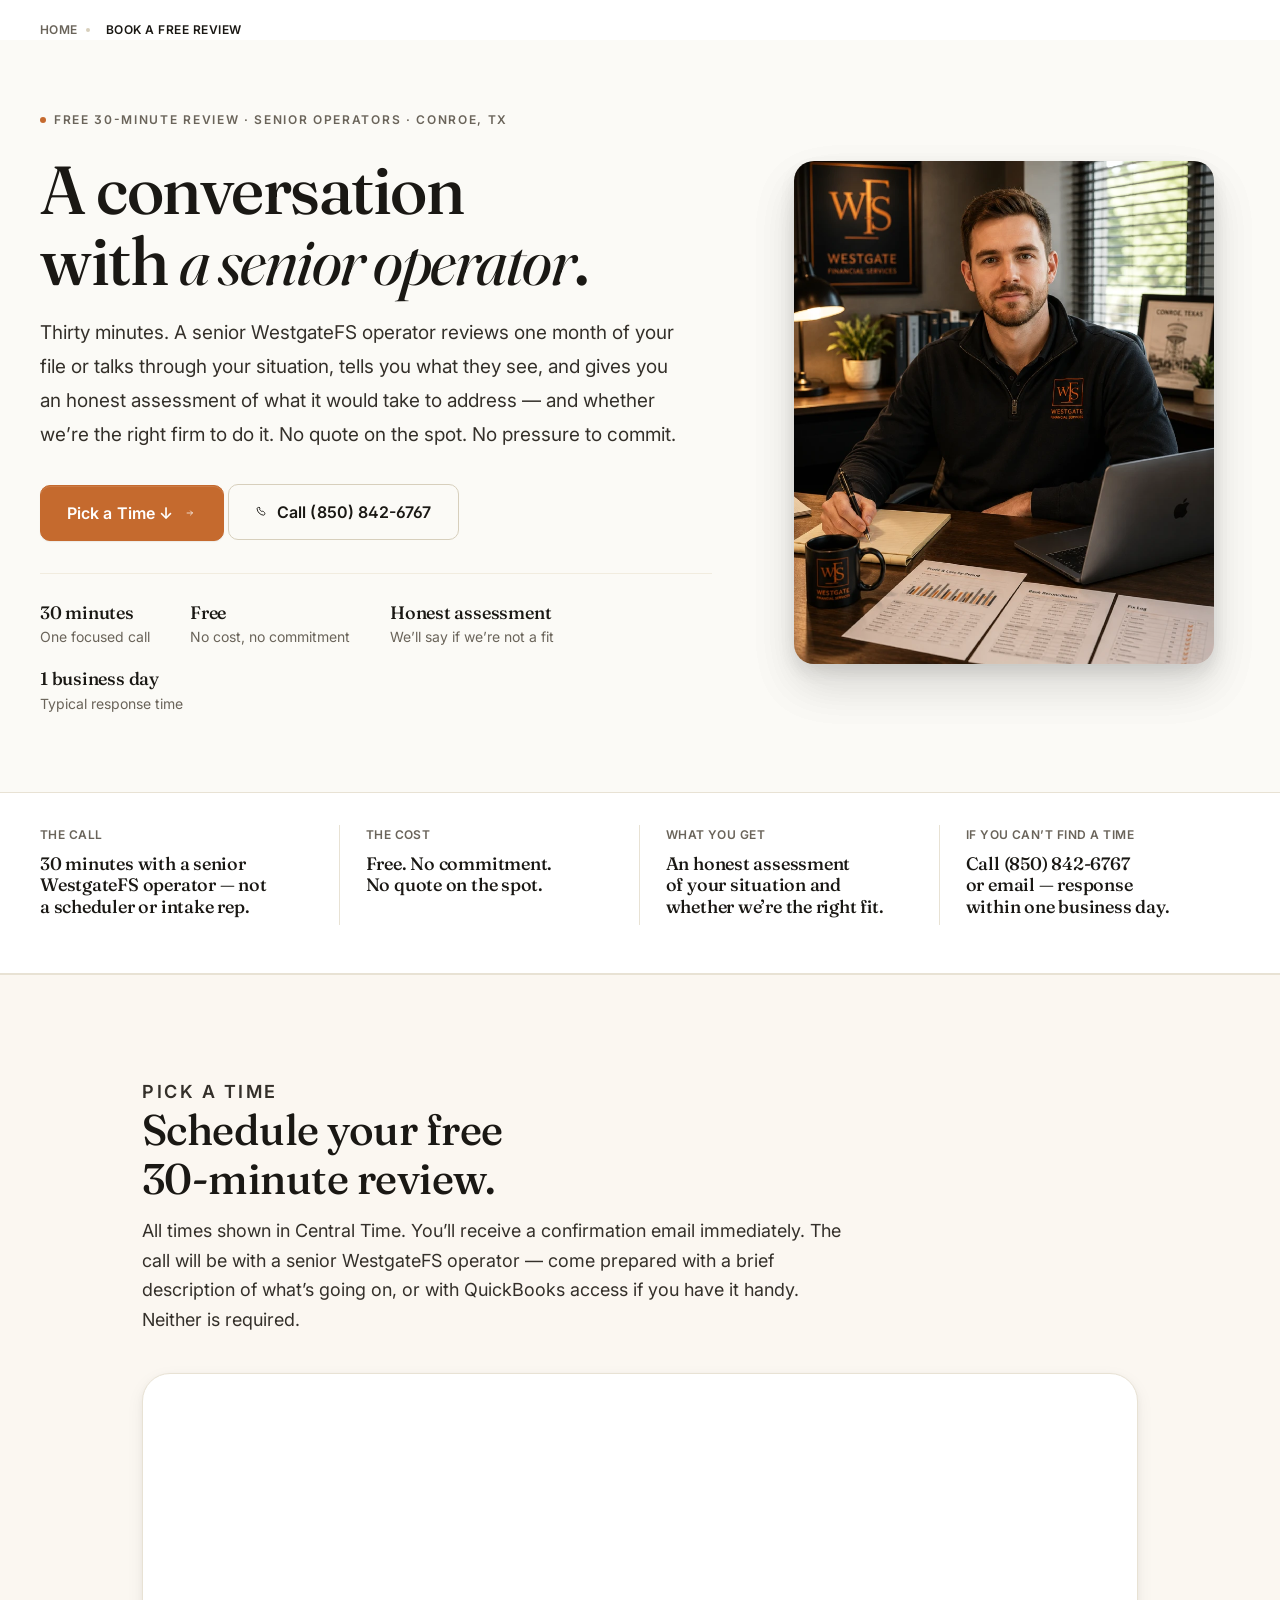
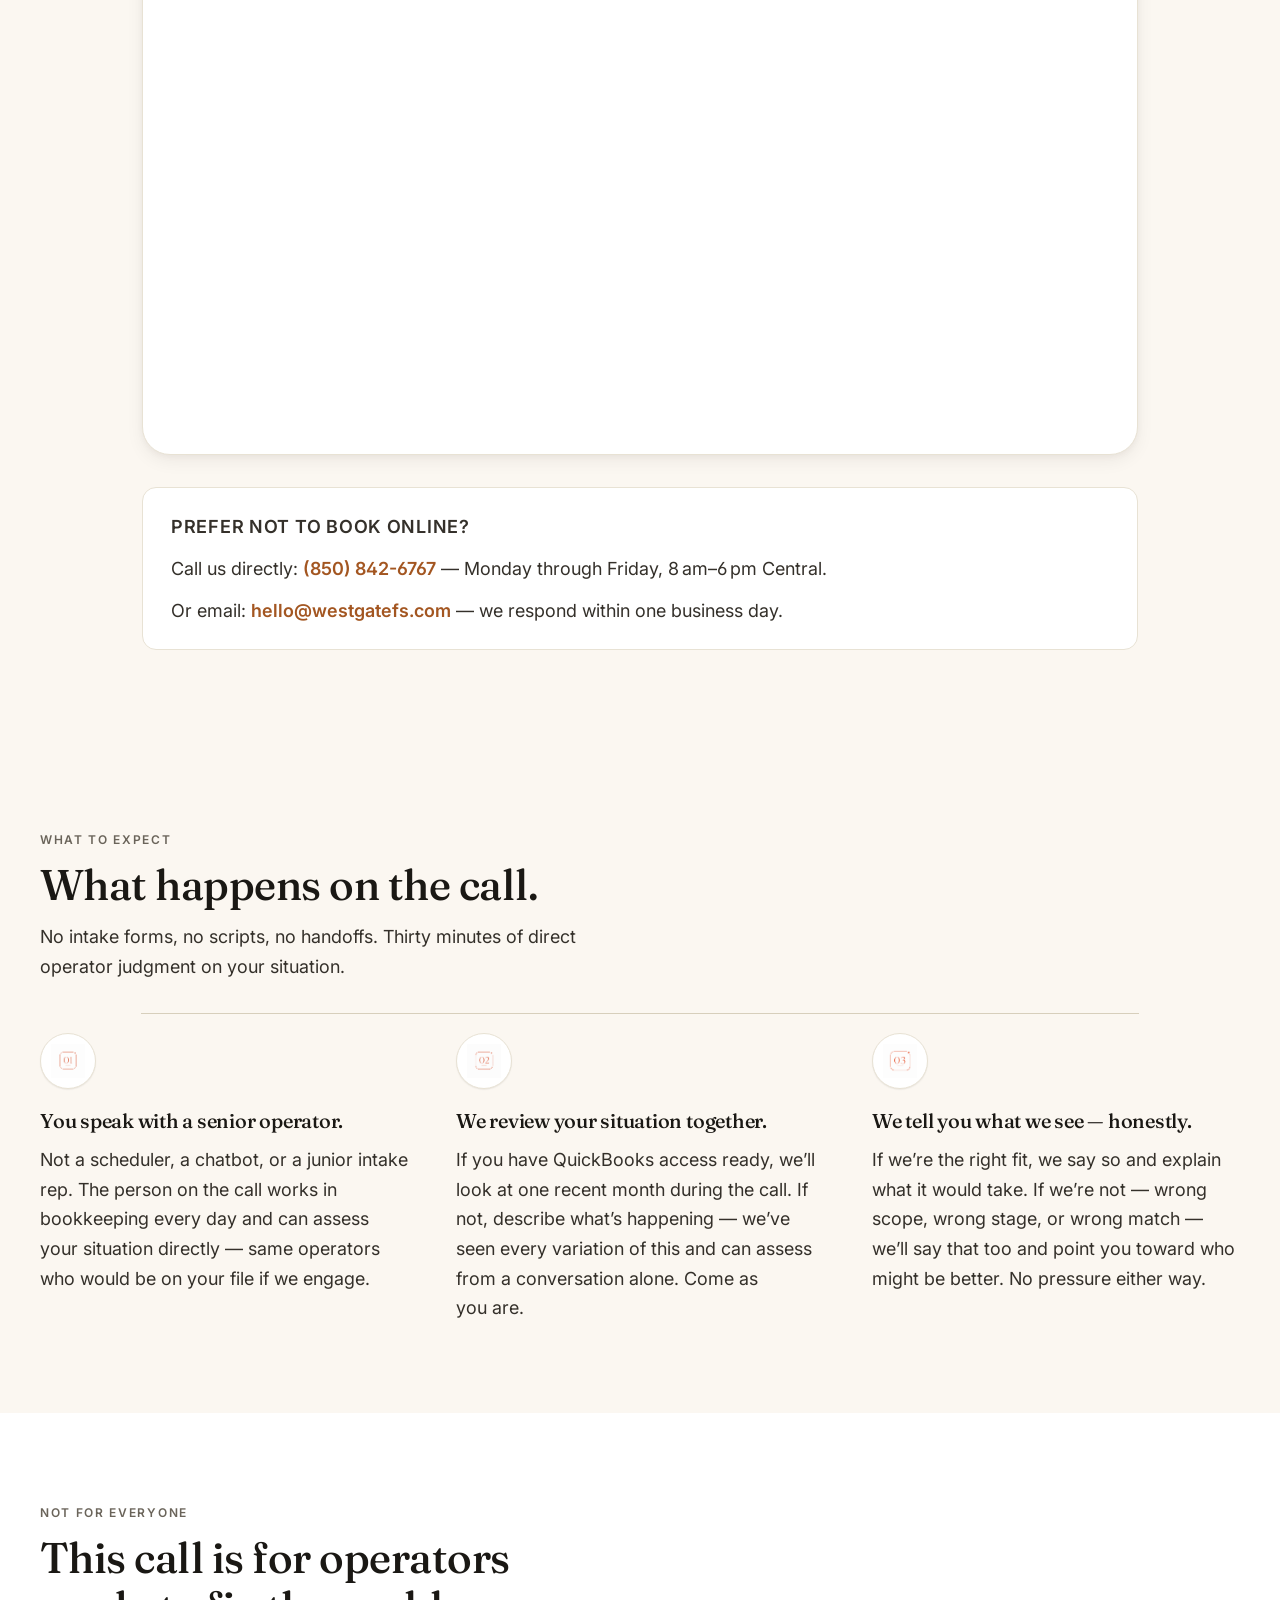
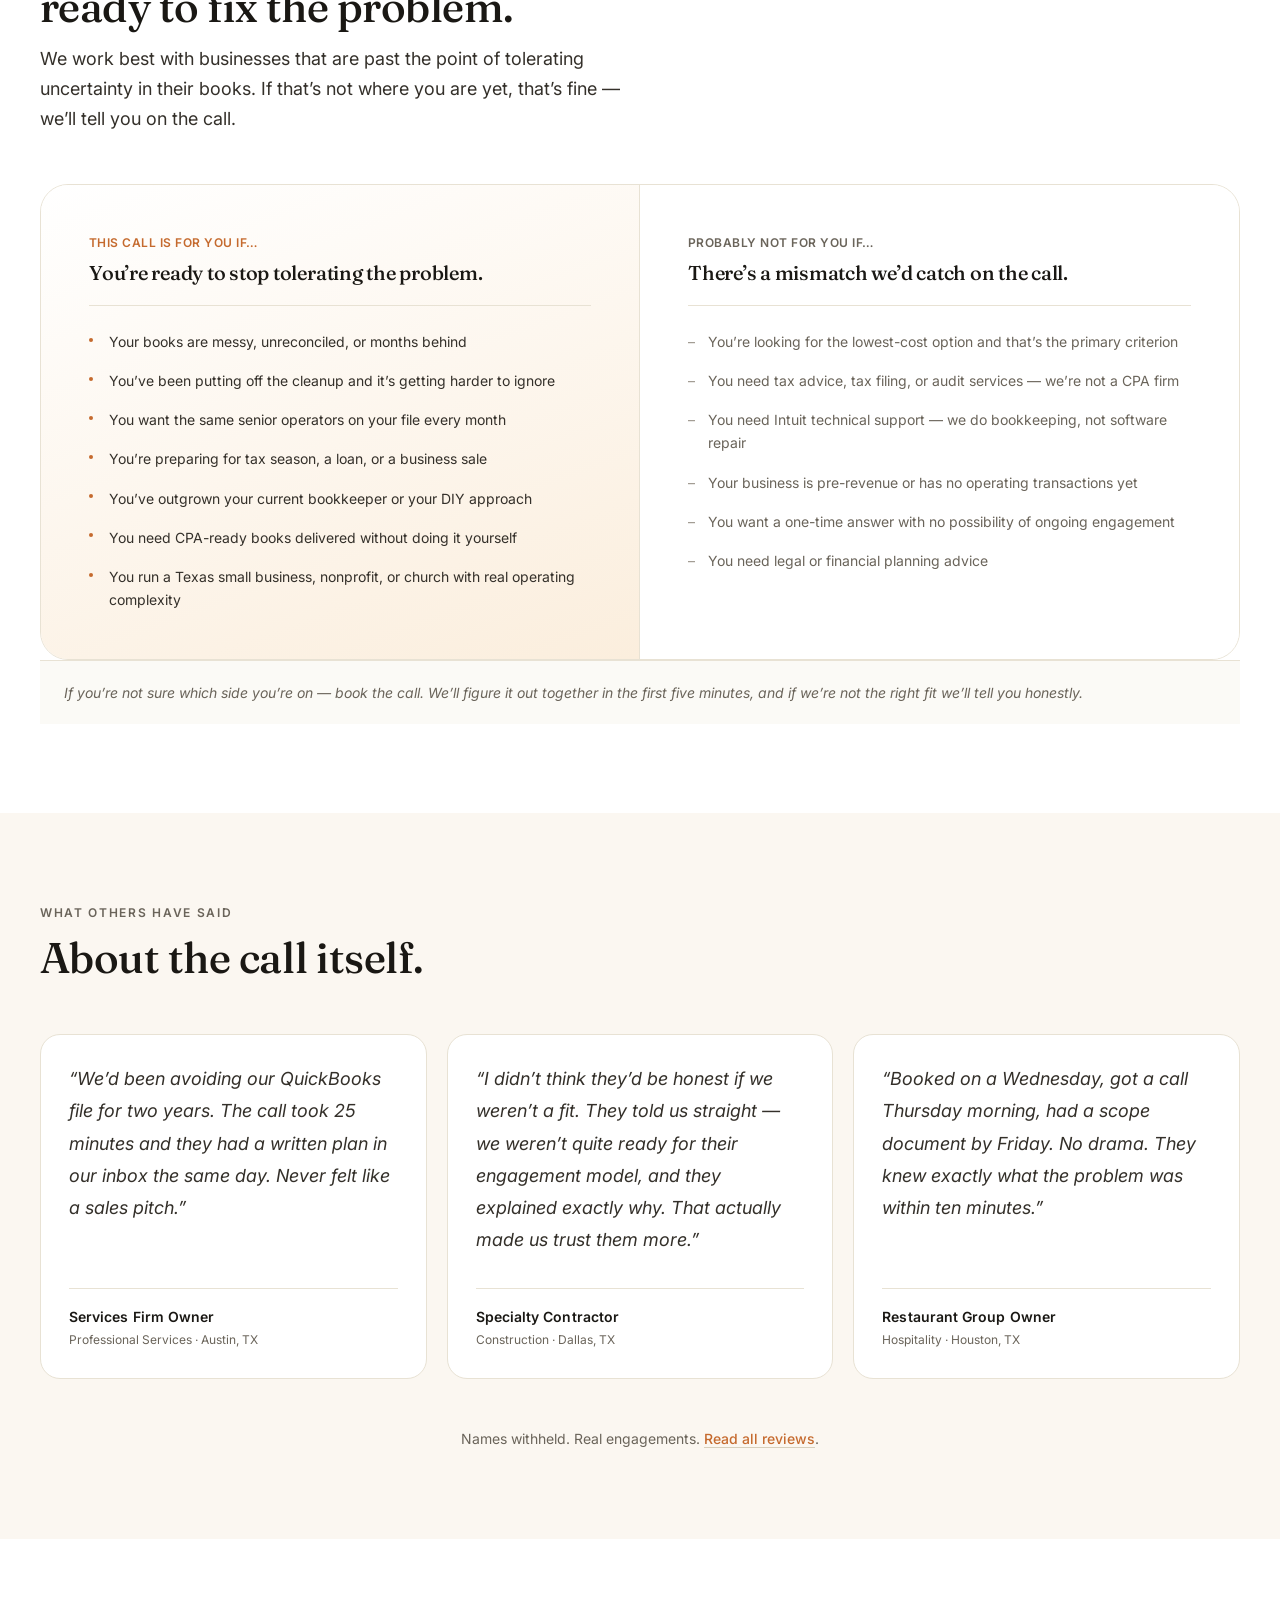
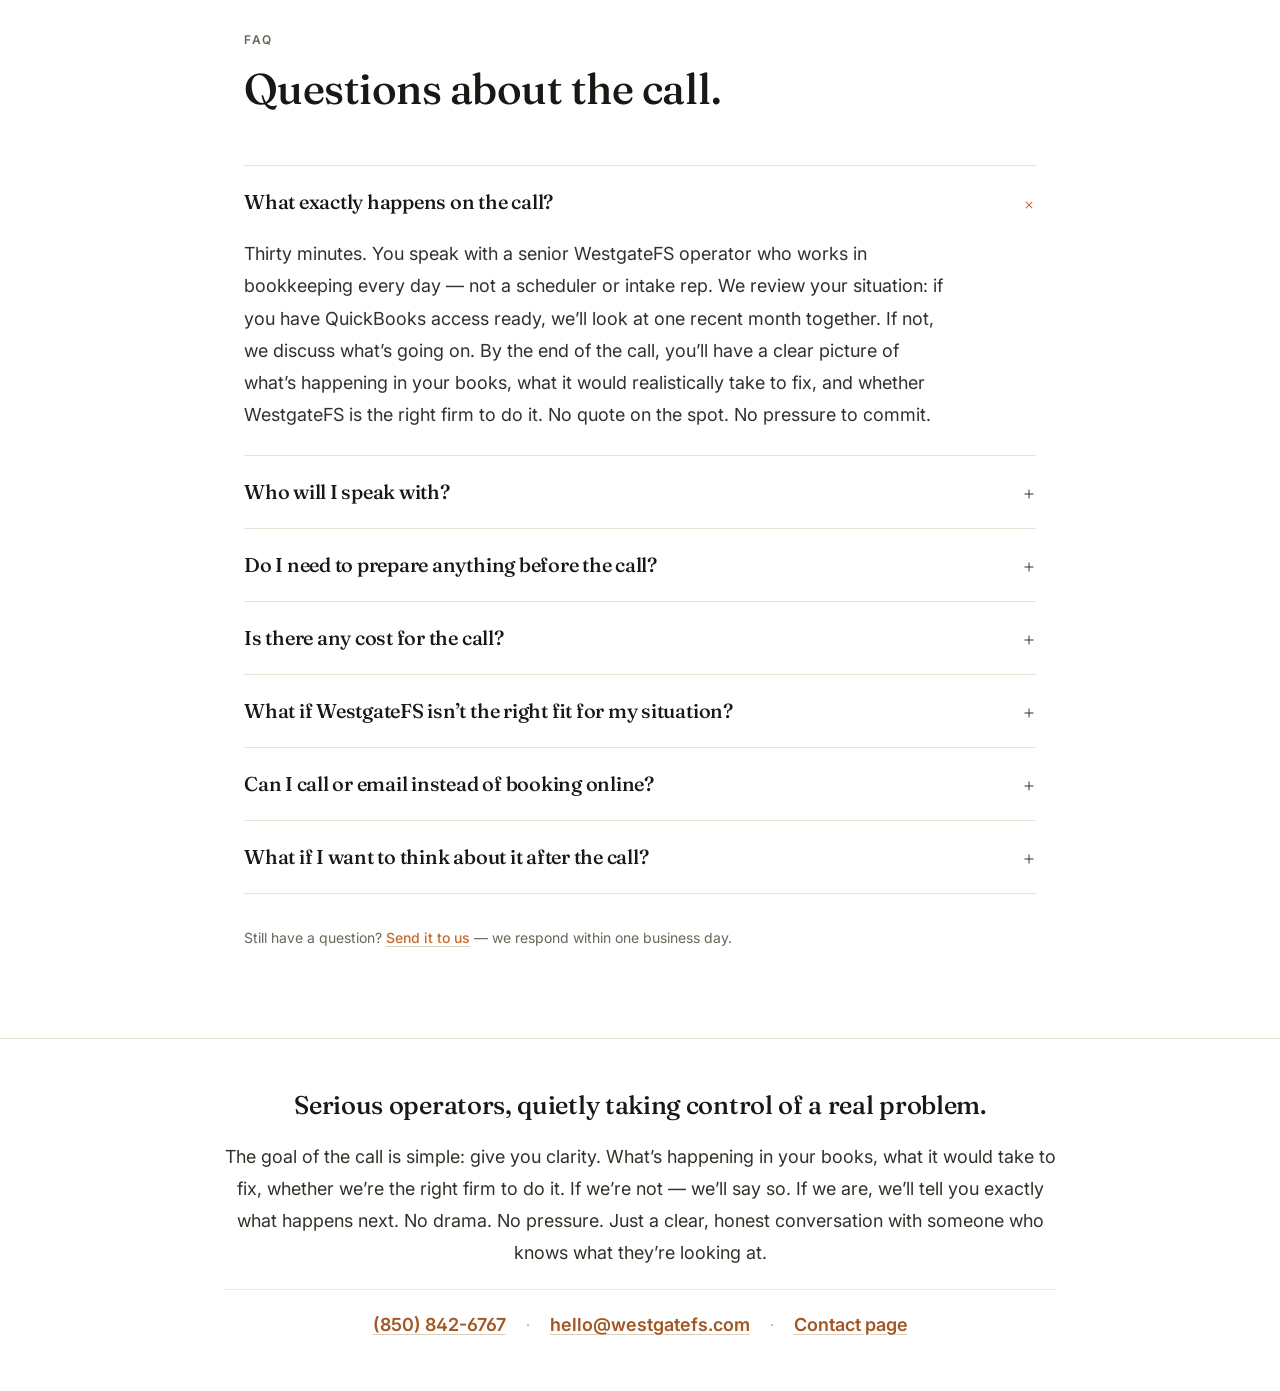
<file: book-a-call/index.html>
<!DOCTYPE html>
<html data-bs-theme="light" lang="en">

<head>
    <meta charset="utf-8">
<title>Texas Bookkeeping Services — Cleanup, Catch-Up, Monthly Close & Reconciliations | Westgate Financial Services</title>
  <link rel="canonical" href="https://westgatefs.com/bookkeeping/">
  <meta name="description" content="Texas bookkeeping by senior operators. Cleanup, catch-up, reconciled monthly close, reconciliations, and outsourced bookkeeping for small businesses statewide. Same team, every month. Conroe, TX. Free review.">

  <meta property="og:type" content="website">
  <meta property="og:title" content="Texas Bookkeeping Services — Cleanup, Catch-Up, Monthly Close & Reconciliations | Westgate Financial Services">
  <meta property="og:description" content="Operator-led Texas bookkeeping — cleanup, catch-up, reconciled monthly close, reconciliations, and outsourced bookkeeping for small businesses, nonprofits, and churches. Same senior operators, every month. Conroe, TX.">
  <meta property="og:url" content="https://westgatefs.com/bookkeeping/">
  <meta property="og:image" content="https://westgatefs.com/assets/img/og-head/og-bookkeeping.jpg">
  <meta property="og:image:width" content="1200">
  <meta property="og:image:height" content="630">
  <meta property="og:image:alt" content="Senior WestgateFS bookkeeping operator reviewing a reconciled monthly close report and ledger — Texas bookkeeping services">
  <meta property="og:image:type" content="image/jpeg">

  <meta name="twitter:card" content="summary_large_image">
  <meta name="twitter:title" content="Texas Bookkeeping Services — Cleanup, Catch-Up, Monthly Close & Reconciliations | Westgate Financial Services">
  <meta name="twitter:description" content="Operator-led Texas bookkeeping — cleanup, catch-up, monthly close, reconciliations, outsourced bookkeeping. Same senior operators every month. Conroe, TX.">

  <link rel="preload" as="image" href="/assets/img/og-head/hero-bookkeeping.webp" fetchpriority="high">

  <script type="application/ld+json">
  {
    "@context": "https://schema.org",
    "@graph": [

      {
        "@type": "WebPage",
        "@id": "https://westgatefs.com/bookkeeping/#webpage",
        "url": "https://westgatefs.com/bookkeeping/",
        "name": "Texas Bookkeeping Services — Cleanup, Catch-Up, Monthly Close & Reconciliations | Westgate Financial Services",
        "headline": "Bookkeeping, Handled Like It Matters",
        "description": "Westgate Financial Services handles bookkeeping cleanup, catch-up bookkeeping, reconciled monthly close, reconciliations, and outsourced bookkeeping for Texas small businesses, nonprofits, and churches — run inside QuickBooks Online and Desktop by senior operators with 40+ years of combined experience.",
        "inLanguage": "en-US",
        "datePublished": "REPLACE_LAUNCH_DATE",
        "dateModified": "REPLACE_LAST_MODIFIED_DATE",
        "isPartOf": { "@id": "https://westgatefs.com/#website" },
        "about": { "@id": "https://westgatefs.com/#service-bookkeeping" },
        "mainEntity": { "@id": "https://westgatefs.com/#service-bookkeeping" },
        "publisher": { "@id": "https://westgatefs.com/#organization" },
        "breadcrumb": { "@id": "https://westgatefs.com/bookkeeping/#breadcrumb" },
        "primaryImageOfPage": { "@id": "https://westgatefs.com/bookkeeping/#image-hero" },
        "image": { "@id": "https://westgatefs.com/bookkeeping/#image-hero" },
        "speakable": {
          "@type": "SpeakableSpecification",
          "cssSelector": [".hero-summary", ".direct-answer", "h1", ".service-intro", ".operator-note"]
        }
      },

      {
        "@type": "BreadcrumbList",
        "@id": "https://westgatefs.com/bookkeeping/#breadcrumb",
        "itemListElement": [
          {
            "@type": "ListItem",
            "position": 1,
            "name": "Home",
            "item": "https://westgatefs.com/"
          },
          {
            "@type": "ListItem",
            "position": 2,
            "name": "Services",
            "item": "https://westgatefs.com/services/"
          },
          {
            "@type": "ListItem",
            "position": 3,
            "name": "Bookkeeping Services",
            "item": "https://westgatefs.com/bookkeeping/"
          }
        ]
      },

      {
        "@type": "ImageObject",
        "@id": "https://westgatefs.com/bookkeeping/#image-hero",
        "url": "https://westgatefs.com/assets/img/og-head/og-bookkeeping.jpg",
        "contentUrl": "https://westgatefs.com/assets/img/og-head/og-bookkeeping.jpg",
        "width": 1200,
        "height": 630,
        "name": "Senior WestgateFS bookkeeping operator reviewing a reconciled monthly close report — Texas",
        "caption": "Senior operator reviewing a reconciled monthly close report and QuickBooks P&L output at Westgate Financial Services, Conroe, TX.",
        "description": "Editorial illustration of a senior WestgateFS bookkeeping operator reviewing a reconciled monthly close report, ledger pages, and a QuickBooks profit-and-loss output by category — representing operator-led bookkeeping services across Texas.",
        "representativeOfPage": true,
        "inLanguage": "en-US",
        "creator": { "@id": "https://westgatefs.com/#organization" }
      },

      {
        "@type": "Service",
        "@id": "https://westgatefs.com/#service-bookkeeping",
        "name": "Texas Bookkeeping Services",
        "serviceType": "Bookkeeping",
        "description": "Operator-led bookkeeping for Texas small businesses, nonprofits, and churches. Bookkeeping cleanup, catch-up bookkeeping, reconciled monthly close, account reconciliations, and fully outsourced bookkeeping — run inside QuickBooks Online and Desktop by the same senior operators every month. CPA-ready books. Not a CPA firm.",
        "provider": { "@id": "https://westgatefs.com/#organization" },
        "url": "https://westgatefs.com/bookkeeping/",
        "serviceOutput": "Reconciled financial records, CPA-ready books, documented monthly close reports, clean P&L and balance sheet, transaction history reconciled to source",
        "areaServed": [
          { "@type": "State", "name": "Texas" },
          { "@type": "City", "name": "Conroe" },
          { "@type": "City", "name": "Houston" },
          { "@type": "City", "name": "Dallas" },
          { "@type": "City", "name": "Austin" },
          { "@type": "City", "name": "San Antonio" }
        ],
        "isRelatedTo": [
          { "@id": "https://westgatefs.com/#service-quickbooks" },
          { "@id": "https://westgatefs.com/#service-accounting" }
        ],
        "hasOfferCatalog": {
          "@type": "OfferCatalog",
          "name": "Bookkeeping Services",
          "itemListElement": [
            {
              "@type": "Offer",
              "itemOffered": {
                "@type": "Service",
                "name": "Bookkeeping Cleanup",
                "url": "https://westgatefs.com/bookkeeping/cleanup/",
                "description": "Messy books diagnosed, reconciled back to source, and documented. Most cleanups complete in four to ten weeks."
              }
            },
            {
              "@type": "Offer",
              "itemOffered": {
                "@type": "Service",
                "name": "Monthly Bookkeeping",
                "url": "https://westgatefs.com/bookkeeping/monthly/",
                "description": "A reconciled monthly close run by the same senior operators every period — reconciliations, categorization, and owner-readable reports."
              }
            },
            {
              "@type": "Offer",
              "itemOffered": {
                "@type": "Service",
                "name": "Catch-Up Bookkeeping",
                "url": "https://westgatefs.com/bookkeeping/catch-up/",
                "description": "Months or years of overdue bookkeeping caught up in priority order — tax-deadline-aware, CPA-ready handoff."
              }
            },
            {
              "@type": "Offer",
              "itemOffered": {
                "@type": "Service",
                "name": "Outsourced Bookkeeping",
                "url": "https://westgatefs.com/bookkeeping/outsourced/",
                "description": "Full-service outsourced bookkeeping — senior operators only, no rotation, no offshore handoffs. US-based, Texas-anchored."
              }
            },
            {
              "@type": "Offer",
              "itemOffered": {
                "@type": "Service",
                "name": "Bank & Account Reconciliations",
                "url": "https://westgatefs.com/bookkeeping/reconciliations/",
                "description": "Every account reconciled to source — bank, credit card, loan, merchant accounts, undeposited funds. Root cause fixed, not masked."
              }
            },
            {
              "@type": "Offer",
              "itemOffered": {
                "@type": "Service",
                "name": "Online Bookkeeping",
                "url": "https://westgatefs.com/bookkeeping/virtual/",
                "description": "Cloud-native, fully remote bookkeeping for Texas businesses — secure document portal, QuickBooks Online management, no physical handoffs."
              }
            }
          ]
        }
      },

      {
        "@type": "ItemList",
        "@id": "https://westgatefs.com/bookkeeping/#service-list",
        "name": "Bookkeeping Services — Westgate Financial Services",
        "description": "Six bookkeeping services delivered by senior operators to Texas small businesses, nonprofits, and churches.",
        "numberOfItems": 6,
        "itemListOrder": "https://schema.org/ItemListOrderAscending",
        "itemListElement": [
          {
            "@type": "ListItem",
            "position": 1,
            "name": "Bookkeeping Cleanup",
            "url": "https://westgatefs.com/bookkeeping/cleanup/"
          },
          {
            "@type": "ListItem",
            "position": 2,
            "name": "Monthly Bookkeeping",
            "url": "https://westgatefs.com/bookkeeping/monthly/"
          },
          {
            "@type": "ListItem",
            "position": 3,
            "name": "Catch-Up Bookkeeping",
            "url": "https://westgatefs.com/bookkeeping/catch-up/"
          },
          {
            "@type": "ListItem",
            "position": 4,
            "name": "Outsourced Bookkeeping",
            "url": "https://westgatefs.com/bookkeeping/outsourced/"
          },
          {
            "@type": "ListItem",
            "position": 5,
            "name": "Bank & Account Reconciliations",
            "url": "https://westgatefs.com/bookkeeping/reconciliations/"
          },
          {
            "@type": "ListItem",
            "position": 6,
            "name": "Online Bookkeeping",
            "url": "https://westgatefs.com/bookkeeping/virtual/"
          }
        ]
      }

    ]
  }
  </script>
    <meta name="viewport" content="width=device-width, initial-scale=1.0, shrink-to-fit=no">
    
    <link rel="stylesheet" href="../assets/bootstrap/css/bootstrap.min.css">
    <link rel="stylesheet" href="../assets/css/bridges.css">
    <link rel="stylesheet" href="../assets/css/compare.css">
    <link rel="stylesheet" href="../assets/css/conversions.css">
    <link rel="stylesheet" href="../assets/css/endpoints.css">
    <link rel="stylesheet" href="../assets/css/locations.css">
    <link rel="stylesheet" href="../assets/css/trust.css">
    <link rel="stylesheet" href="../assets/css/global.css">
    <link rel="stylesheet" href="../assets/css/home.css">
    <link rel="stylesheet" href="https://fonts.googleapis.com/css2?family=Fraunces:opsz,wght@9..144,400;9..144,500;9..144,600&amp;family=Inter:wght@400;500;600;700&amp;display=swap">
    <link rel="stylesheet" href="../assets/css/routers.css">
<!-- Google tag (gtag.js) -->
<script async src="https://www.googletagmanager.com/gtag/js?id=G-K2Z8GK69Z5"></script>
<script>
  window.dataLayer = window.dataLayer || [];
  function gtag(){dataLayer.push(arguments);}
  gtag('js', new Date());

  gtag('config', 'G-K2Z8GK69Z5');
</script>
</head>

<body><!-- ============================================================
    PAGE HEAD — /book-a-call/
    Paste inside <head> after global head block, before </head>
  ============================================================ -->

  <title>Book a Free 30-Minute Bookkeeping Review | Westgate Financial Services</title>
  <link rel="canonical" href="https://westgatefs.com/book-a-call/">
  <meta name="description" content="Schedule a free 30-minute call with a senior WestgateFS bookkeeping operator. We review your situation, tell you what we see, and give you an honest assessment. No pressure. No commitment. Conroe, TX.">

  <meta property="og:type" content="website">
  <meta property="og:title" content="Book a Free 30-Minute Bookkeeping Review | Westgate Financial Services">
  <meta property="og:description" content="A 30-minute call with a senior WestgateFS operator. We review your situation and give you an honest, no-pressure assessment. Free. No commitment. Conroe, TX.">
  <meta property="og:url" content="https://westgatefs.com/book-a-call/">
  <meta property="og:image" content="https://westgatefs.com/assets/img/og-head/og-book-a-call.jpg">
  <meta property="og:image:width" content="1200">
  <meta property="og:image:height" content="630">
  <meta property="og:image:alt" content="Senior WestgateFS operator ready to review your bookkeeping situation — free 30-minute consultation, Conroe, Texas">
  <meta property="og:image:type" content="image/jpeg">

  <meta name="twitter:card" content="summary_large_image">
  <meta name="twitter:title" content="Book a Free 30-Minute Bookkeeping Review | Westgate Financial Services">
  <meta name="twitter:description" content="30 minutes with a senior WestgateFS operator. Honest assessment. No pressure. No commitment. Free. Conroe, TX.">

  <!-- Calendly widget CSS — loaded per-page, not globally -->
  <link rel="stylesheet" href="https://assets.calendly.com/assets/external/widget.css">

  <!-- Endpoint stylesheet -->
  <link rel="stylesheet" href="/assets/css/endpoints.css">

  <script type="application/ld+json">
  {
    "@context": "https://schema.org",
    "@graph": [

      {
        "@type": ["WebPage", "ContactPage"],
        "@id": "https://westgatefs.com/book-a-call/#webpage",
        "url": "https://westgatefs.com/book-a-call/",
        "name": "Book a Free 30-Minute Bookkeeping Review | Westgate Financial Services",
        "headline": "A Conversation with a Senior Operator",
        "description": "Schedule a free 30-minute call with a senior WestgateFS bookkeeping operator. We review your situation, tell you what we see, and give you an honest assessment of whether we are the right fit. No pressure. No commitment.",
        "inLanguage": "en-US",
        "datePublished": "REPLACE_LAUNCH_DATE",
        "dateModified": "REPLACE_LAST_MODIFIED_DATE",
        "isPartOf": { "@id": "https://westgatefs.com/#website" },
        "about": { "@id": "https://westgatefs.com/#organization" },
        "publisher": { "@id": "https://westgatefs.com/#organization" },
        "breadcrumb": { "@id": "https://westgatefs.com/book-a-call/#breadcrumb" },
        "potentialAction": {
          "@type": "ReserveAction",
          "name": "Book a Free 30-Minute Bookkeeping Review",
          "target": {
            "@type": "EntryPoint",
            "urlTemplate": "https://westgatefs.com/book-a-call/"
          },
          "object": {
            "@type": "Service",
            "name": "Free 30-Minute Bookkeeping Diagnostic Call",
            "provider": { "@id": "https://westgatefs.com/#organization" }
          }
        },
        "speakable": {
          "@type": "SpeakableSpecification",
          "cssSelector": [".wfs-ep-hero__content", ".wfs-ep-tldr__value", "h1", ".direct-answer"]
        }
      },

      {
        "@type": "BreadcrumbList",
        "@id": "https://westgatefs.com/book-a-call/#breadcrumb",
        "itemListElement": [
          { "@type": "ListItem", "position": 1, "name": "Home", "item": "https://westgatefs.com/" },
          { "@type": "ListItem", "position": 2, "name": "Book a Free Review", "item": "https://westgatefs.com/book-a-call/" }
        ]
      },

      {
        "@type": "ContactPoint",
        "@id": "https://westgatefs.com/book-a-call/#contact-point",
        "telephone": "+18508426767",
        "email": "hello@westgatefs.com",
        "contactType": "consultation",
        "contactOption": "HearingImpairedSupported",
        "areaServed": "US-TX",
        "availableLanguage": "English",
        "hoursAvailable": {
          "@type": "OpeningHoursSpecification",
          "dayOfWeek": ["Monday", "Tuesday", "Wednesday", "Thursday", "Friday"],
          "opens": "08:00",
          "closes": "18:00"
        }
      }

    ]
  }
  </script>


<!-- ============================================================
  MAIN — /book-a-call/
  Requires: global.css · endpoints.css
  Calendar: Calendly widget — replace data-url with live link
============================================================ -->

<main id="wfs-main" class="wfs-main" role="main">

  <!-- BREADCRUMB -->
  <nav id="call-breadcrumb" class="wfs-breadcrumb" aria-label="Breadcrumb">
    <div class="container">
      <ol class="wfs-breadcrumb__list list-unstyled" itemscope itemtype="https://schema.org/BreadcrumbList">
        <li class="wfs-breadcrumb__item" itemprop="itemListElement" itemscope itemtype="https://schema.org/ListItem">
          <a itemprop="item" href="/"><span itemprop="name">Home</span></a>
          <meta itemprop="position" content="1" />
        </li>
        <li class="wfs-breadcrumb__item wfs-breadcrumb__item--current" itemprop="itemListElement" itemscope itemtype="https://schema.org/ListItem" aria-current="page">
          <span itemprop="name">Book a Free Review</span>
          <meta itemprop="position" content="2" />
        </li>
      </ol>
    </div>
  </nav>

  <!-- ENDPOINT HERO -->
  <section id="call-hero" class="wfs-ep-hero" aria-labelledby="call-hero-h">
    <div class="container">
      <div class="row align-items-center g-4 g-lg-5">

        <!-- Text column -->
        <div class="col-12 col-lg-7">
          <div class="wfs-ep-hero__content">
            <p class="wfs-eyebrow">
              <span class="wfs-eyebrow__dot" aria-hidden="true"></span>
              <span>Free 30-minute review &middot; Senior operators &middot; Conroe, TX</span>
            </p>

            <h1 class="wfs-h1 wfs-ep-hero__heading" id="call-hero-h">
              A conversation with <em>a senior operator</em>.
            </h1>

            <p class="wfs-lede wfs-ep-hero__lede direct-answer">
              Thirty minutes. A senior WestgateFS operator reviews one month of your file or talks through your situation, tells you what they see, and gives you an honest assessment of what it would take to address &mdash; and whether we&rsquo;re the right firm to do it. No quote on the spot. No pressure to commit.
            </p>

            <div class="wfs-ep-hero__cta" role="group" aria-label="Booking options">
              <a class="wfs-btn wfs-btn--primary wfs-btn--lg wfs-btn--arrow" href="#call-calendar" aria-label="Pick a time to book your free review">
                <span class="wfs-btn__label-desktop">Pick a Time &darr;</span>
                <span class="wfs-btn__label-mobile">Pick a Time</span>
              </a>
              <a class="wfs-btn wfs-btn--ghost wfs-btn--lg wfs-btn--phone" href="tel:8508426767" aria-label="Call WestgateFS at 850-842-6767">
                <span class="wfs-btn__label-desktop">Call (850) 842-6767</span>
                <span class="wfs-btn__label-mobile">Call Us</span>
              </a>
            </div>

            <ul class="wfs-ep-hero__trust list-unstyled" role="list" aria-label="What to expect">
              <li class="wfs-ep-hero__trust-item">
                <strong>30 minutes</strong>
                <span>One focused call</span>
              </li>
              <li class="wfs-ep-hero__trust-item">
                <strong>Free</strong>
                <span>No cost, no commitment</span>
              </li>
              <li class="wfs-ep-hero__trust-item">
                <strong>Honest assessment</strong>
                <span>We&rsquo;ll say if we&rsquo;re not a fit</span>
              </li>
              <li class="wfs-ep-hero__trust-item">
                <strong>1 business day</strong>
                <span>Typical response time</span>
              </li>
            </ul>
          </div>
        </div>

        <!-- Operator image column -->
        <div class="col-12 col-lg-5">
          <figure class="wfs-figure wfs-ep-hero__figure" aria-label="Senior WestgateFS bookkeeping operator">
            <picture>
              <source srcset="/assets/img/book-a-call/wfs-senior-operator.webp" type="image/webp" />
              <img
                src="/assets/img/book-a-call/wfs-senior-operator.png"
                alt="David Westgate, founder of Westgate Financial Services, at his desk in Conroe, Texas &mdash; reviewing a QuickBooks monthly close file and preparing for a client discovery call. 40+ years of combined operational bookkeeping experience."
                title="WestgateFS senior operator &mdash; Conroe, Texas"
                loading="eager"
                fetchpriority="high"
                decoding="async" />
            </picture>
          </figure>
        </div>

      </div>
    </div>
  </section>

  <!-- TL;DR STRIP -->
  <section id="call-tldr" class="wfs-ep-tldr" aria-label="Call at a glance">
    <div class="container">
      <dl class="wfs-ep-tldr__grid">
        <div class="wfs-ep-tldr__item">
          <dt class="wfs-ep-tldr__label">The call</dt>
          <dd class="wfs-ep-tldr__value">30 minutes with a senior WestgateFS operator &mdash; not a scheduler or intake rep.</dd>
        </div>
        <div class="wfs-ep-tldr__item">
          <dt class="wfs-ep-tldr__label">The cost</dt>
          <dd class="wfs-ep-tldr__value">Free. No commitment. No quote on the spot.</dd>
        </div>
        <div class="wfs-ep-tldr__item">
          <dt class="wfs-ep-tldr__label">What you get</dt>
          <dd class="wfs-ep-tldr__value">An honest assessment of your situation and whether we&rsquo;re the right fit.</dd>
        </div>
        <div class="wfs-ep-tldr__item">
          <dt class="wfs-ep-tldr__label">If you can&rsquo;t find a time</dt>
          <dd class="wfs-ep-tldr__value">Call (850) 842-6767 or email &mdash; response within one business day.</dd>
        </div>
      </dl>
    </div>
  </section>

  <!-- CALENDAR -->
  <section id="call-calendar" class="wfs-section wfs-ep-calendar" aria-labelledby="call-calendar-h">
    <div class="container">
      <div class="row justify-content-center">
        <div class="col-12 col-xl-10">

          <header class="wfs-ep-calendar__intro">
            <p class="wfs-eyebrow">Pick a time</p>
            <h2 class="wfs-h2" id="call-calendar-h">Schedule your free 30-minute review.</h2>
            <p>All times shown in Central Time. You&rsquo;ll receive a confirmation email immediately. The call will be with a senior WestgateFS operator &mdash; come prepared with a brief description of what&rsquo;s going on, or with QuickBooks access if you have it handy. Neither is required.</p>
          </header>

          <!-- Calendly inline widget -->
          <div class="wfs-ep-calendar__card">
            <div class="calendly-inline-widget wfs-ep-calendar__widget"
                 data-url="https://calendly.com/westgatefs/free-review?hide_gdpr_banner=1&primary_color=c56a2e&text_color=34302a&background_color=ffffff"
                 role="application"
                 aria-label="Schedule a free 30-minute bookkeeping review with a WestgateFS senior operator">
              <!-- Calendly loads here. Replace data-url with your live Calendly link. -->
              <noscript>
                <p style="padding:2rem;color:#6A645A;font-size:1rem;">
                  To book your free review, please call us at <a href="tel:8508426767">(850) 842-6767</a> or email <a href="mailto:hello@westgatefs.com">hello@westgatefs.com</a>. We respond within one business day.
                </p>
              </noscript>
            </div>
          </div>
          <!-- /Calendly inline widget -->

          <!-- Phone and email alternative -->
          <div class="wfs-ep-calendar__alt" role="complementary" aria-label="Alternative contact options">
            <p class="wfs-ep-calendar__alt-label">Prefer not to book online?</p>
            <p>Call us directly: <a href="tel:8508426767">(850) 842-6767</a> &mdash; Monday through Friday, 8&thinsp;am&ndash;6&thinsp;pm Central.</p>
            <p>Or email: <a href="mailto:hello@westgatefs.com">hello@westgatefs.com</a> &mdash; we respond within one business day.</p>
          </div>

        </div>
      </div>
    </div>
  </section>

  <!-- WHAT HAPPENS ON THE CALL -->
  <section id="call-happens" class="wfs-section wfs-section--warm wfs-ep-steps" aria-labelledby="call-happens-h">
    <div class="container">

      <header class="wfs-section-head wfs-section-head--editorial">
        <p class="wfs-eyebrow">What to expect</p>
        <h2 class="wfs-h2" id="call-happens-h">What happens on the call.</h2>
        <p class="wfs-section-head__lede">No intake forms, no scripts, no handoffs. Thirty minutes of direct operator judgment on your situation.</p>
      </header>

      <div class="row wfs-ep-steps__grid g-4 g-lg-5" role="list" aria-label="What happens during the call">

        <div class="col-12 col-lg-4">
          <div class="wfs-ep-step" role="listitem" aria-labelledby="call-step-1-h">
            <div class="wfs-ep-step__num" aria-hidden="false">
              <img src="/assets/img/global/step-01.png"
                   alt="Step 1 of 3"
                   title="Step 1 — You speak with a senior operator"
                   loading="lazy"
                   decoding="async" />
            </div>
            <div class="wfs-ep-step__content">
              <h3 class="wfs-ep-step__title" id="call-step-1-h">You speak with a senior operator.</h3>
              <p class="wfs-ep-step__body">Not a scheduler, a chatbot, or a junior intake rep. The person on the call works in bookkeeping every day and can assess your situation directly &mdash; same operators who would be on your file if we engage.</p>
            </div>
          </div>
        </div>

        <div class="col-12 col-lg-4">
          <div class="wfs-ep-step" role="listitem" aria-labelledby="call-step-2-h">
            <div class="wfs-ep-step__num" aria-hidden="false">
              <img src="/assets/img/global/step-02.png"
                   alt="Step 2 of 3"
                   title="Step 2 — We review your situation together"
                   loading="lazy"
                   decoding="async" />
            </div>
            <div class="wfs-ep-step__content">
              <h3 class="wfs-ep-step__title" id="call-step-2-h">We review your situation together.</h3>
              <p class="wfs-ep-step__body">If you have QuickBooks access ready, we&rsquo;ll look at one recent month during the call. If not, describe what&rsquo;s happening &mdash; we&rsquo;ve seen every variation of this and can assess from a conversation alone. Come as you are.</p>
            </div>
          </div>
        </div>

        <div class="col-12 col-lg-4">
          <div class="wfs-ep-step" role="listitem" aria-labelledby="call-step-3-h">
            <div class="wfs-ep-step__num" aria-hidden="false">
              <img src="/assets/img/global/step-03.png"
                   alt="Step 3 of 3"
                   title="Step 3 — We tell you what we see, honestly"
                   loading="lazy"
                   decoding="async" />
            </div>
            <div class="wfs-ep-step__content">
              <h3 class="wfs-ep-step__title" id="call-step-3-h">We tell you what we see &mdash; honestly.</h3>
              <p class="wfs-ep-step__body">If we&rsquo;re the right fit, we say so and explain what it would take. If we&rsquo;re not &mdash; wrong scope, wrong stage, or wrong match &mdash; we&rsquo;ll say that too and point you toward who might be better. No pressure either way.</p>
            </div>
          </div>
        </div>

      </div>

    </div>
  </section>

  <!-- QUALIFICATION — WHO THIS IS / ISN'T FOR -->
  <section id="call-qualify" class="wfs-section" aria-labelledby="call-qualify-h">
    <div class="container">

      <header class="wfs-section-head wfs-section-head--editorial">
        <p class="wfs-eyebrow">Not for everyone</p>
        <h2 class="wfs-h2" id="call-qualify-h">This call is for operators ready to fix the problem.</h2>
        <p class="wfs-section-head__lede">We work best with businesses that are past the point of tolerating uncertainty in their books. If that&rsquo;s not where you are yet, that&rsquo;s fine &mdash; we&rsquo;ll tell you on the call.</p>
      </header>

      <div class="wfs-ep-qualify__panel" role="region" aria-label="Who the free review is and is not for">

        <div class="wfs-ep-qualify__col wfs-ep-qualify__col--for">
          <div class="wfs-ep-qualify__heading">
            <p class="wfs-ep-qualify__eyebrow">This call is for you if&hellip;</p>
            <p class="wfs-ep-qualify__title">You&rsquo;re ready to stop tolerating the problem.</p>
          </div>
          <ul class="wfs-ep-qualify__list list-unstyled" role="list">
            <li class="wfs-ep-qualify__item">Your books are messy, unreconciled, or months behind</li>
            <li class="wfs-ep-qualify__item">You&rsquo;ve been putting off the cleanup and it&rsquo;s getting harder to ignore</li>
            <li class="wfs-ep-qualify__item">You want the same senior operators on your file every month</li>
            <li class="wfs-ep-qualify__item">You&rsquo;re preparing for tax season, a loan, or a business sale</li>
            <li class="wfs-ep-qualify__item">You&rsquo;ve outgrown your current bookkeeper or your DIY approach</li>
            <li class="wfs-ep-qualify__item">You need CPA-ready books delivered without doing it yourself</li>
            <li class="wfs-ep-qualify__item">You run a Texas small business, nonprofit, or church with real operating complexity</li>
          </ul>
        </div>

        <div class="wfs-ep-qualify__col wfs-ep-qualify__col--not">
          <div class="wfs-ep-qualify__heading">
            <p class="wfs-ep-qualify__eyebrow">Probably not for you if&hellip;</p>
            <p class="wfs-ep-qualify__title">There&rsquo;s a mismatch we&rsquo;d catch on the call.</p>
          </div>
          <ul class="wfs-ep-qualify__list list-unstyled" role="list">
            <li class="wfs-ep-qualify__item">You&rsquo;re looking for the lowest-cost option and that&rsquo;s the primary criterion</li>
            <li class="wfs-ep-qualify__item">You need tax advice, tax filing, or audit services &mdash; we&rsquo;re not a CPA firm</li>
            <li class="wfs-ep-qualify__item">You need Intuit technical support &mdash; we do bookkeeping, not software repair</li>
            <li class="wfs-ep-qualify__item">Your business is pre-revenue or has no operating transactions yet</li>
            <li class="wfs-ep-qualify__item">You want a one-time answer with no possibility of ongoing engagement</li>
            <li class="wfs-ep-qualify__item">You need legal or financial planning advice</li>
          </ul>
        </div>

      </div>

      <p class="wfs-ep-qualify__note">If you&rsquo;re not sure which side you&rsquo;re on &mdash; book the call. We&rsquo;ll figure it out together in the first five minutes, and if we&rsquo;re not the right fit we&rsquo;ll tell you honestly.</p>

    </div>
  </section>

  <!-- PROOF MOMENTS -->
  <section id="call-proof" class="wfs-section wfs-section--warm" aria-labelledby="call-proof-h">
    <div class="container">

      <header class="wfs-section-head wfs-section-head--editorial">
        <p class="wfs-eyebrow">What others have said</p>
        <h2 class="wfs-h2" id="call-proof-h">About the call itself.</h2>
      </header>

      <div class="wfs-ep-proof__grid" role="list" aria-label="Client experiences with the WestgateFS discovery call">

        <figure class="wfs-ep-proof__item" role="listitem">
          <blockquote class="wfs-ep-proof__quote">
            <p>&ldquo;We&rsquo;d been avoiding our QuickBooks file for two years. The call took 25 minutes and they had a written plan in our inbox the same day. Never felt like a sales pitch.&rdquo;</p>
          </blockquote>
          <figcaption class="wfs-ep-proof__byline">
            <strong>Services Firm Owner</strong>
            <span>Professional Services &middot; Austin, TX</span>
          </figcaption>
        </figure>

        <figure class="wfs-ep-proof__item" role="listitem">
          <blockquote class="wfs-ep-proof__quote">
            <p>&ldquo;I didn&rsquo;t think they&rsquo;d be honest if we weren&rsquo;t a fit. They told us straight &mdash; we weren&rsquo;t quite ready for their engagement model, and they explained exactly why. That actually made us trust them more.&rdquo;</p>
          </blockquote>
          <figcaption class="wfs-ep-proof__byline">
            <strong>Specialty Contractor</strong>
            <span>Construction &middot; Dallas, TX</span>
          </figcaption>
        </figure>

        <figure class="wfs-ep-proof__item" role="listitem">
          <blockquote class="wfs-ep-proof__quote">
            <p>&ldquo;Booked on a Wednesday, got a call Thursday morning, had a scope document by Friday. No drama. They knew exactly what the problem was within ten minutes.&rdquo;</p>
          </blockquote>
          <figcaption class="wfs-ep-proof__byline">
            <strong>Restaurant Group Owner</strong>
            <span>Hospitality &middot; Houston, TX</span>
          </figcaption>
        </figure>

      </div>

      <p class="wfs-section__note wfs-section__note--centered">Names withheld. Real engagements. <a href="/reviews/" aria-label="Read all WestgateFS reviews">Read all reviews</a>.</p>

    </div>
  </section>

  <!-- FAQ -->
  <section id="call-faq" class="wfs-section wfs-faq" aria-labelledby="call-faq-h">
    <div class="container">
      <div class="row justify-content-center">
        <div class="col-12 col-lg-9 col-xl-8">

          <header class="wfs-section-head">
            <p class="wfs-eyebrow">FAQ</p>
            <h2 class="wfs-h2" id="call-faq-h">Questions about the call.</h2>
          </header>

          <div class="wfs-faq__list" id="call-faq-list" itemscope itemtype="https://schema.org/FAQPage">

            <details class="wfs-faq__item" itemscope itemprop="mainEntity" itemtype="https://schema.org/Question" open>
              <summary itemprop="name">What exactly happens on the call?</summary>
              <div class="wfs-faq__answer" itemscope itemprop="acceptedAnswer" itemtype="https://schema.org/Answer">
                <div itemprop="text">
                  <p>Thirty minutes. You speak with a senior WestgateFS operator who works in bookkeeping every day &mdash; not a scheduler or intake rep. We review your situation: if you have QuickBooks access ready, we&rsquo;ll look at one recent month together. If not, we discuss what&rsquo;s going on. By the end of the call, you&rsquo;ll have a clear picture of what&rsquo;s happening in your books, what it would realistically take to fix, and whether WestgateFS is the right firm to do it. No quote on the spot. No pressure to commit.</p>
                </div>
              </div>
            </details>

            <details class="wfs-faq__item" itemscope itemprop="mainEntity" itemtype="https://schema.org/Question">
              <summary itemprop="name">Who will I speak with?</summary>
              <div class="wfs-faq__answer" itemscope itemprop="acceptedAnswer" itemtype="https://schema.org/Answer">
                <div itemprop="text">
                  <p>A senior WestgateFS bookkeeping operator with direct experience on the type of work you need &mdash; cleanup, monthly management, QuickBooks management, or accounting support. Not a salesperson. Not a junior intake rep. The same operators who would be on your file if we engage are the ones who take discovery calls. This is intentional: accurate assessments require real expertise.</p>
                </div>
              </div>
            </details>

            <details class="wfs-faq__item" itemscope itemprop="mainEntity" itemtype="https://schema.org/Question">
              <summary itemprop="name">Do I need to prepare anything before the call?</summary>
              <div class="wfs-faq__answer" itemscope itemprop="acceptedAnswer" itemtype="https://schema.org/Answer">
                <div itemprop="text">
                  <p>No. If you can have a recent bank statement or QuickBooks accountant access ready, that&rsquo;s helpful &mdash; but not required. We&rsquo;ve assessed thousands of situations from a conversation alone. Come as you are with a brief description of what&rsquo;s happening. The call will be useful regardless of what you bring to it.</p>
                </div>
              </div>
            </details>

            <details class="wfs-faq__item" itemscope itemprop="mainEntity" itemtype="https://schema.org/Question">
              <summary itemprop="name">Is there any cost for the call?</summary>
              <div class="wfs-faq__answer" itemscope itemprop="acceptedAnswer" itemtype="https://schema.org/Answer">
                <div itemprop="text">
                  <p>No. The call is free. There is no cost and no obligation. If we identify a project scope after the call, that scope document is also provided in writing &mdash; at no cost &mdash; before any work begins. We don&rsquo;t charge for diagnostic time.</p>
                </div>
              </div>
            </details>

            <details class="wfs-faq__item" itemscope itemprop="mainEntity" itemtype="https://schema.org/Question">
              <summary itemprop="name">What if WestgateFS isn&rsquo;t the right fit for my situation?</summary>
              <div class="wfs-faq__answer" itemscope itemprop="acceptedAnswer" itemtype="https://schema.org/Answer">
                <div itemprop="text">
                  <p>We&rsquo;ll tell you &mdash; honestly and directly. If your situation is better served by a CPA, a local bookkeeper, or a different type of practice, we&rsquo;ll say so and try to point you in the right direction. We&rsquo;d rather refer you correctly than take an engagement that isn&rsquo;t right for either side. This is part of how the firm operates. See also: <a href="/who-we-are-not-a-fit-for/">who we&rsquo;re not a fit for</a>.</p>
                </div>
              </div>
            </details>

            <details class="wfs-faq__item" itemscope itemprop="mainEntity" itemtype="https://schema.org/Question">
              <summary itemprop="name">Can I call or email instead of booking online?</summary>
              <div class="wfs-faq__answer" itemscope itemprop="acceptedAnswer" itemtype="https://schema.org/Answer">
                <div itemprop="text">
                  <p>Yes. Call (850) 842-6767, Monday through Friday, 8&thinsp;am&ndash;6&thinsp;pm Central. Or email <a href="mailto:hello@westgatefs.com">hello@westgatefs.com</a>. We respond to all inquiries within one business day. Online booking is the fastest path, but it&rsquo;s not the only one.</p>
                </div>
              </div>
            </details>

            <details class="wfs-faq__item" itemscope itemprop="mainEntity" itemtype="https://schema.org/Question">
              <summary itemprop="name">What if I want to think about it after the call?</summary>
              <div class="wfs-faq__answer" itemscope itemprop="acceptedAnswer" itemtype="https://schema.org/Answer">
                <div itemprop="text">
                  <p>Good. After the call, we&rsquo;ll send you a written summary of what we discussed and the scope we&rsquo;d recommend. Take whatever time you need. We don&rsquo;t follow up with pressure &mdash; if you&rsquo;re ready, you&rsquo;ll reach out. If you have questions in the meantime, email or call us directly. There&rsquo;s no expiration date on the diagnostic.</p>
                </div>
              </div>
            </details>

          </div>

          <p class="wfs-section__note">Still have a question? <a href="/contact/" aria-label="Contact WestgateFS">Send it to us</a> &mdash; we respond within one business day.</p>

        </div>
      </div>
    </div>
  </section>

  <!-- FAQ JSON-LD — immediately after FAQ section, inside <main> -->
  <script type="application/ld+json">
  {
    "@context": "https://schema.org",
    "@type": "FAQPage",
    "mainEntity": [
      {
        "@type": "Question",
        "name": "What exactly happens on the WestgateFS discovery call?",
        "acceptedAnswer": {
          "@type": "Answer",
          "text": "Thirty minutes. You speak with a senior WestgateFS bookkeeping operator. We review your situation — looking at one recent month of your QuickBooks file if you have access, or discussing your situation from a conversation. By the end of the call, you have a clear picture of what is happening, what it would realistically take to fix, and whether WestgateFS is the right fit. No quote on the spot. No pressure to commit."
        }
      },
      {
        "@type": "Question",
        "name": "Who will I speak with on the call?",
        "acceptedAnswer": {
          "@type": "Answer",
          "text": "A senior WestgateFS bookkeeping operator with direct experience on the type of work you need — cleanup, monthly management, QuickBooks management, or accounting support. Not a salesperson. Not a junior intake rep. The same operators who would be on your file if you engage are the ones who take discovery calls."
        }
      },
      {
        "@type": "Question",
        "name": "Do I need to prepare anything before the call?",
        "acceptedAnswer": {
          "@type": "Answer",
          "text": "No preparation required. If you have a recent bank statement or QuickBooks accountant access ready, that is helpful but not required. WestgateFS has assessed thousands of situations from a conversation alone. Come as you are."
        }
      },
      {
        "@type": "Question",
        "name": "Is there any cost for the discovery call?",
        "acceptedAnswer": {
          "@type": "Answer",
          "text": "No. The call is free. There is no cost and no obligation. If a project scope is identified after the call, that scope document is also provided in writing at no cost before any work begins."
        }
      },
      {
        "@type": "Question",
        "name": "What if WestgateFS is not the right fit?",
        "acceptedAnswer": {
          "@type": "Answer",
          "text": "WestgateFS will say so directly. If the situation is better served by a CPA, a local bookkeeper, or a different type of practice, the firm will say so and try to point the client in the right direction. Taking an engagement that is not the right fit is not how WestgateFS operates."
        }
      },
      {
        "@type": "Question",
        "name": "Can I call or email instead of booking online?",
        "acceptedAnswer": {
          "@type": "Answer",
          "text": "Yes. Call (850) 842-6767, Monday through Friday, 8am to 6pm Central. Or email hello@westgatefs.com. WestgateFS responds to all inquiries within one business day."
        }
      },
      {
        "@type": "Question",
        "name": "What happens after the call if I want to think about it?",
        "acceptedAnswer": {
          "@type": "Answer",
          "text": "After the call, WestgateFS sends a written summary of what was discussed and the recommended scope. There is no follow-up pressure. When the client is ready, they reach out. There is no expiration date on the diagnostic."
        }
      }
    ]
  }
  </script>

  <!-- REASSURANCE -->
  <section id="call-reassurance" class="wfs-ep-reassurance" aria-labelledby="call-reassurance-h">
    <div class="container">
      <div class="wfs-ep-reassurance__inner">

        <h2 class="wfs-ep-reassurance__heading" id="call-reassurance-h">
          Serious operators, quietly taking control of a real problem.
        </h2>

        <p class="wfs-ep-reassurance__body">
          The goal of the call is simple: give you clarity. What&rsquo;s happening in your books, what it would take to fix, whether we&rsquo;re the right firm to do it. If we&rsquo;re not &mdash; we&rsquo;ll say so. If we are, we&rsquo;ll tell you exactly what happens next. No drama. No pressure. Just a clear, honest conversation with someone who knows what they&rsquo;re looking at.
        </p>

        <div class="wfs-ep-reassurance__contact" role="group" aria-label="Direct contact options">
          <a href="tel:8508426767" aria-label="Call WestgateFS at 850-842-6767">(850) 842-6767</a>
          <span aria-hidden="true">&middot;</span>
          <a href="mailto:hello@westgatefs.com" aria-label="Email WestgateFS">hello@westgatefs.com</a>
          <span aria-hidden="true">&middot;</span>
          <a href="/contact/" aria-label="Go to the WestgateFS contact page">Contact page</a>
        </div>

      </div>
    </div>
  </section>

</main>

<!-- Calendly widget script — load after main for performance -->
<script src="https://assets.calendly.com/assets/external/widget.js" type="text/javascript" async></script>
    <script src="../assets/bootstrap/js/bootstrap.min.js"></script>
    <script src="../assets/js/bridges.js"></script>
    <script src="../assets/js/conversion.js"></script>
    <script src="../assets/js/global.js"></script>
</body>

</html>
</file>
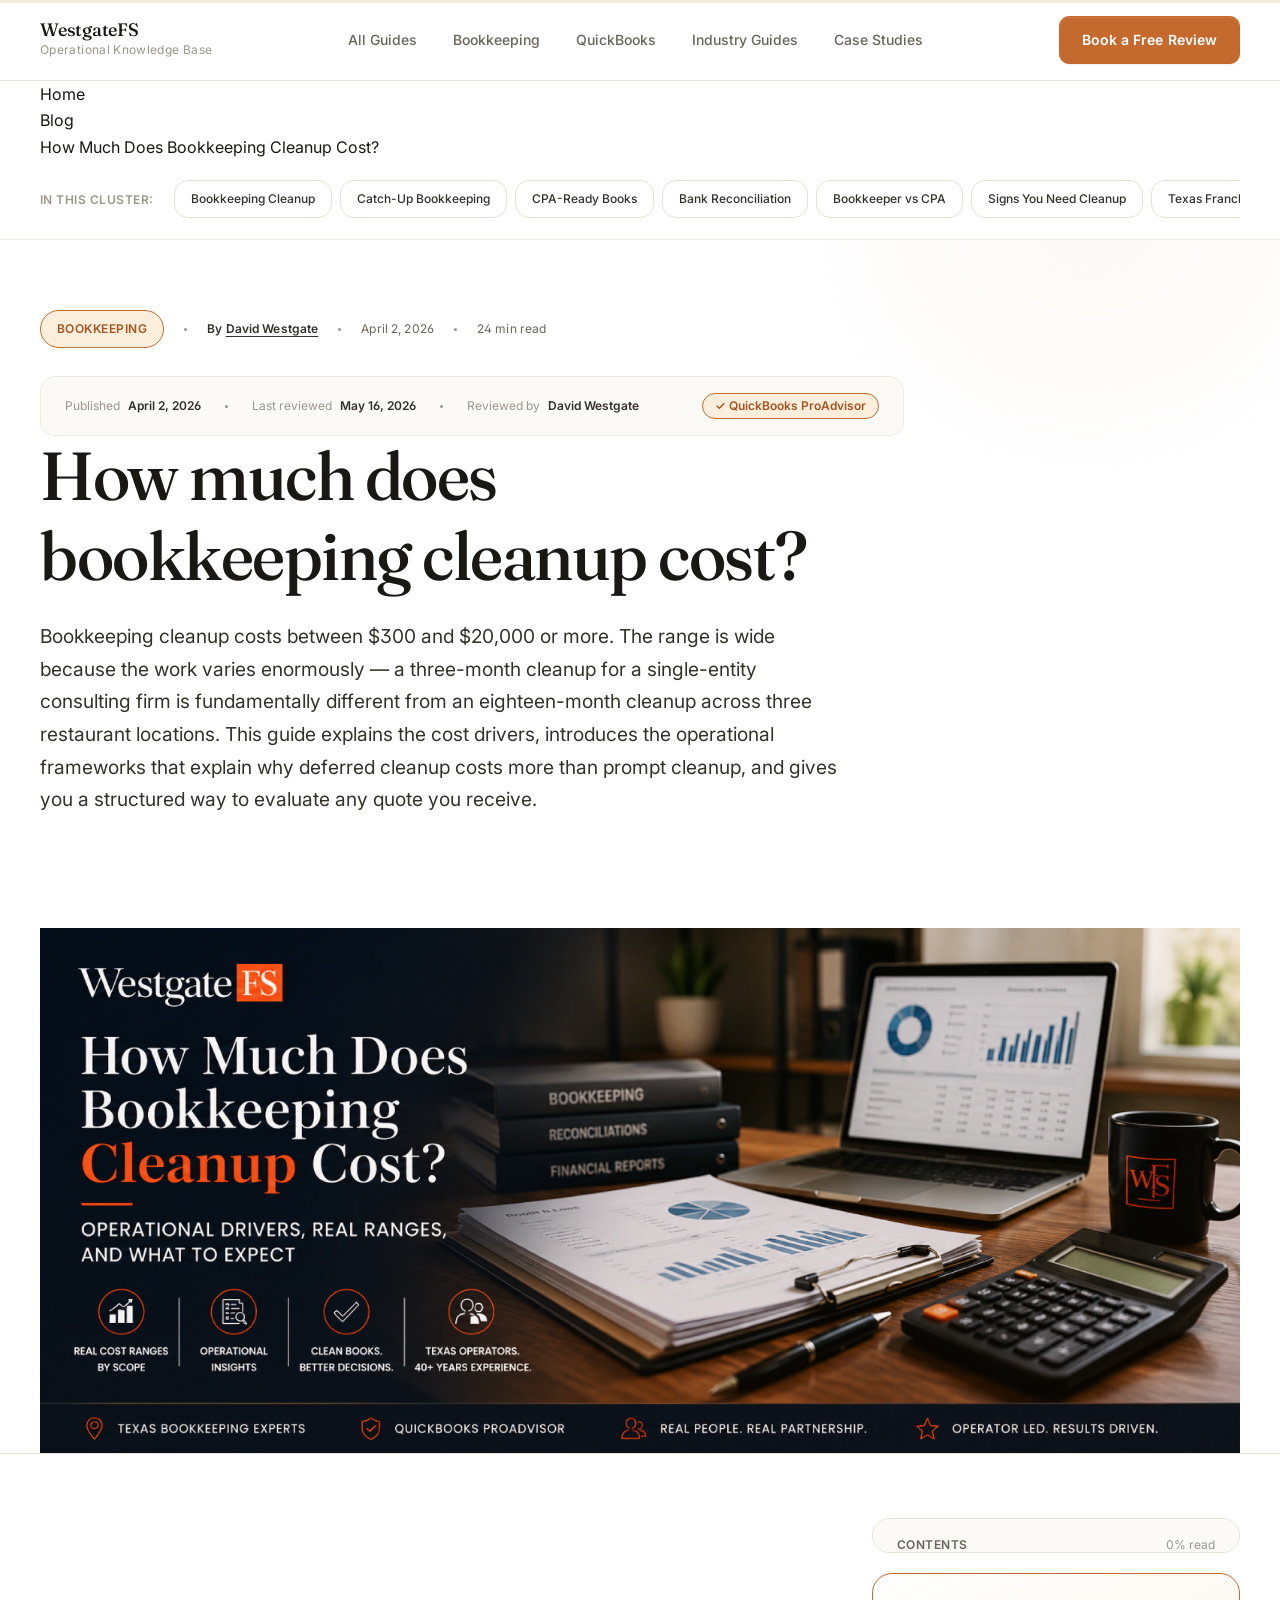
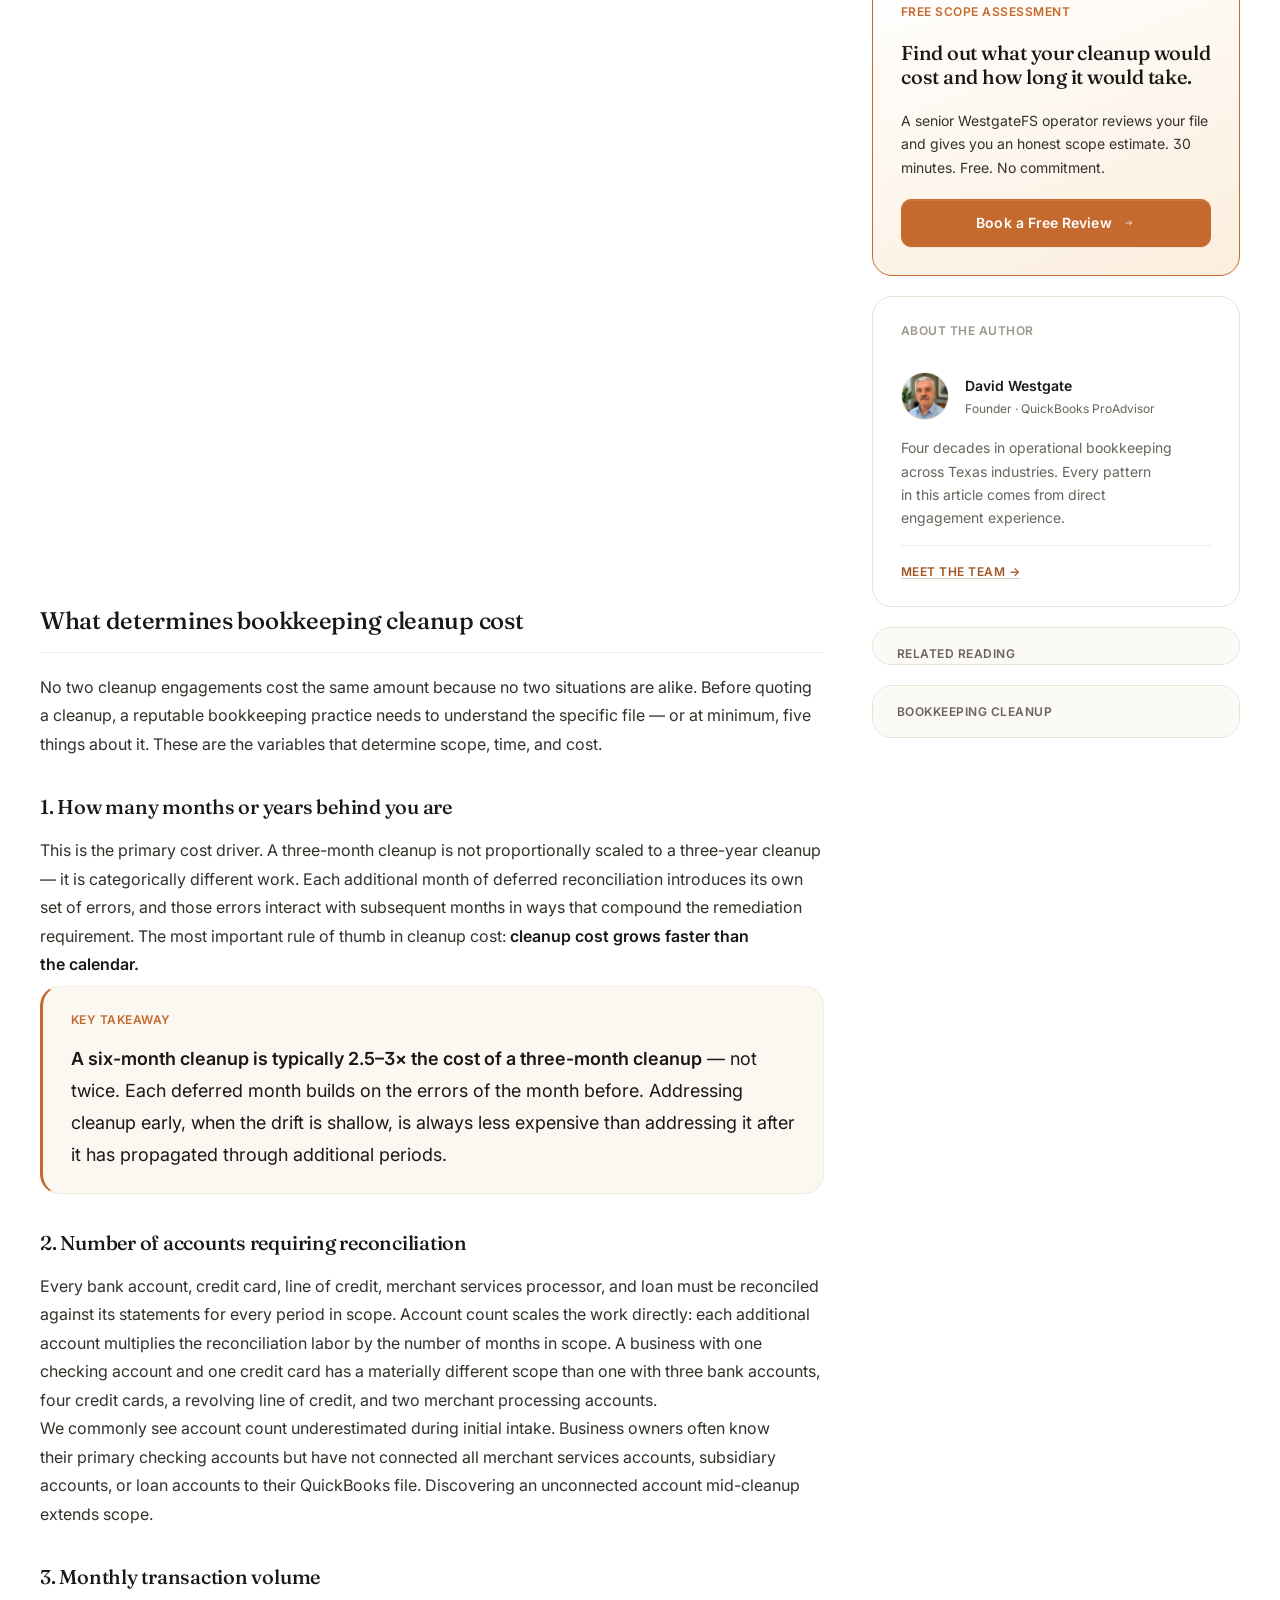
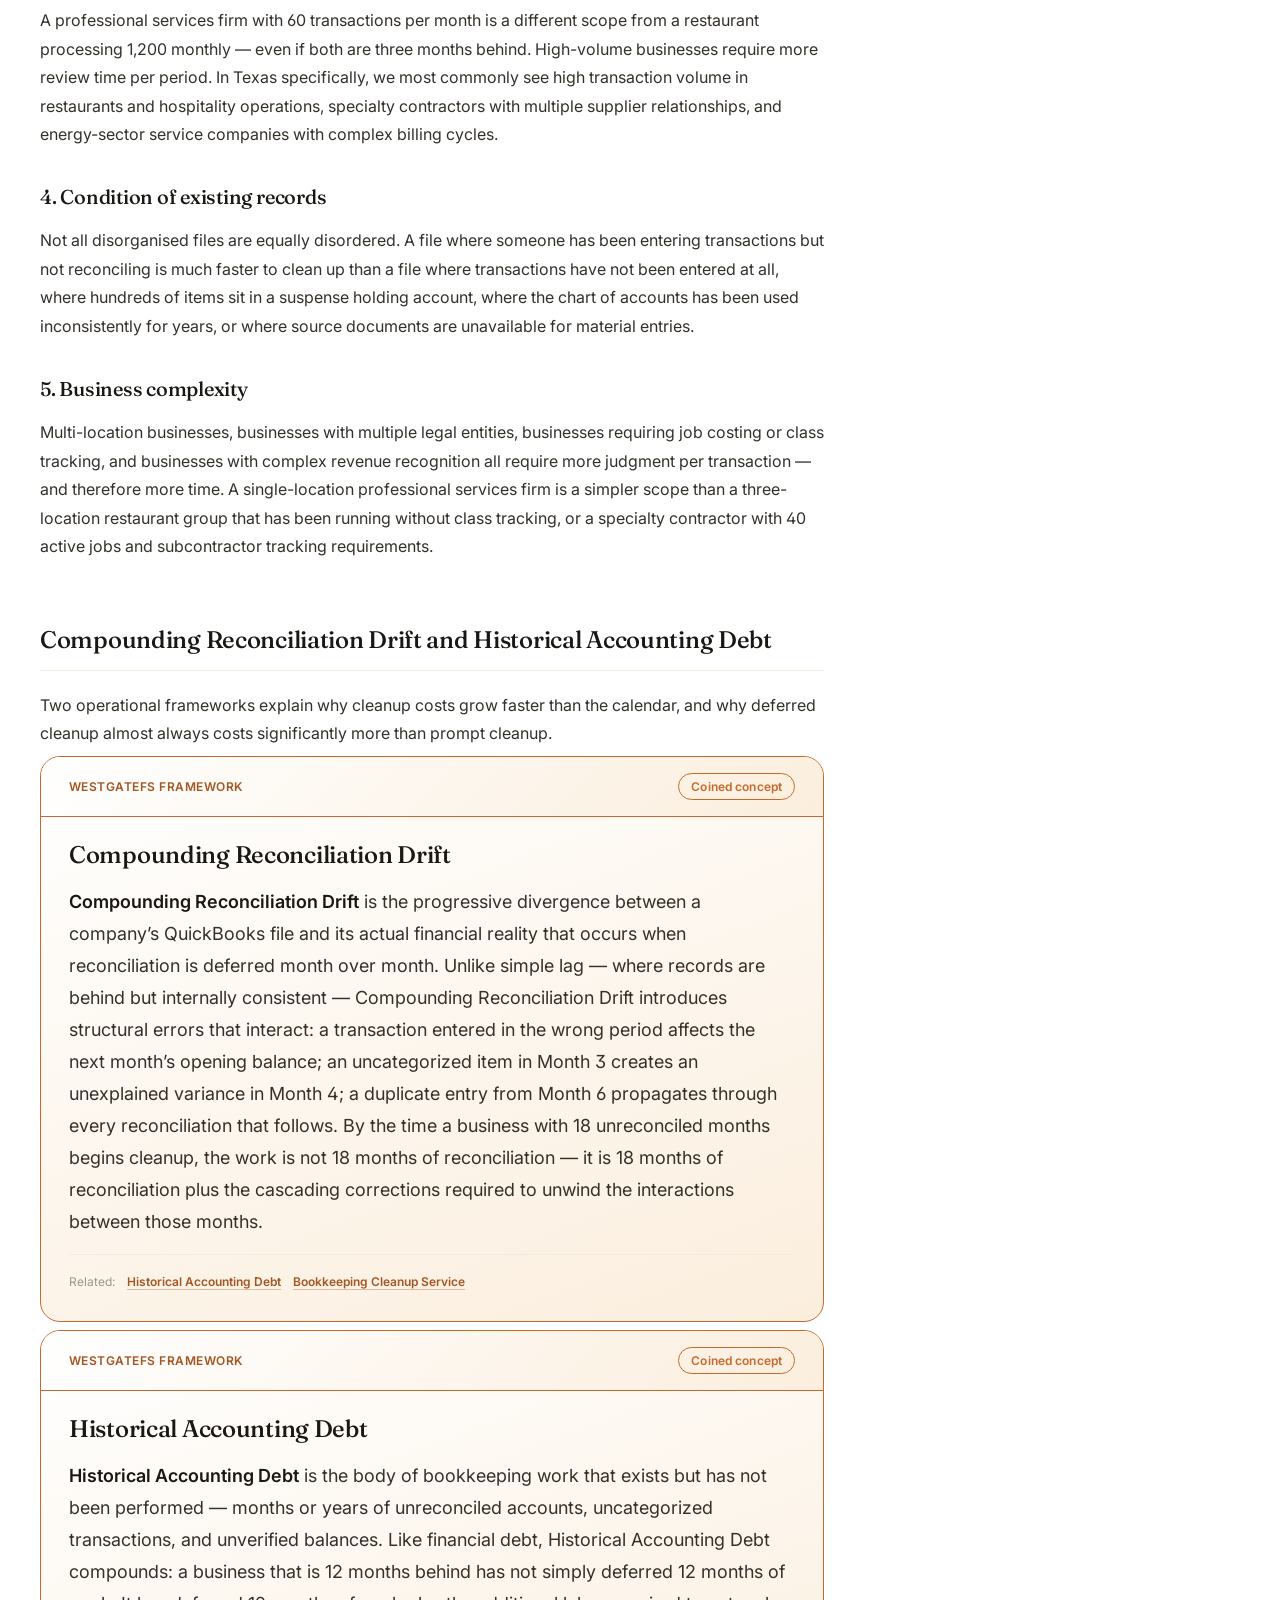
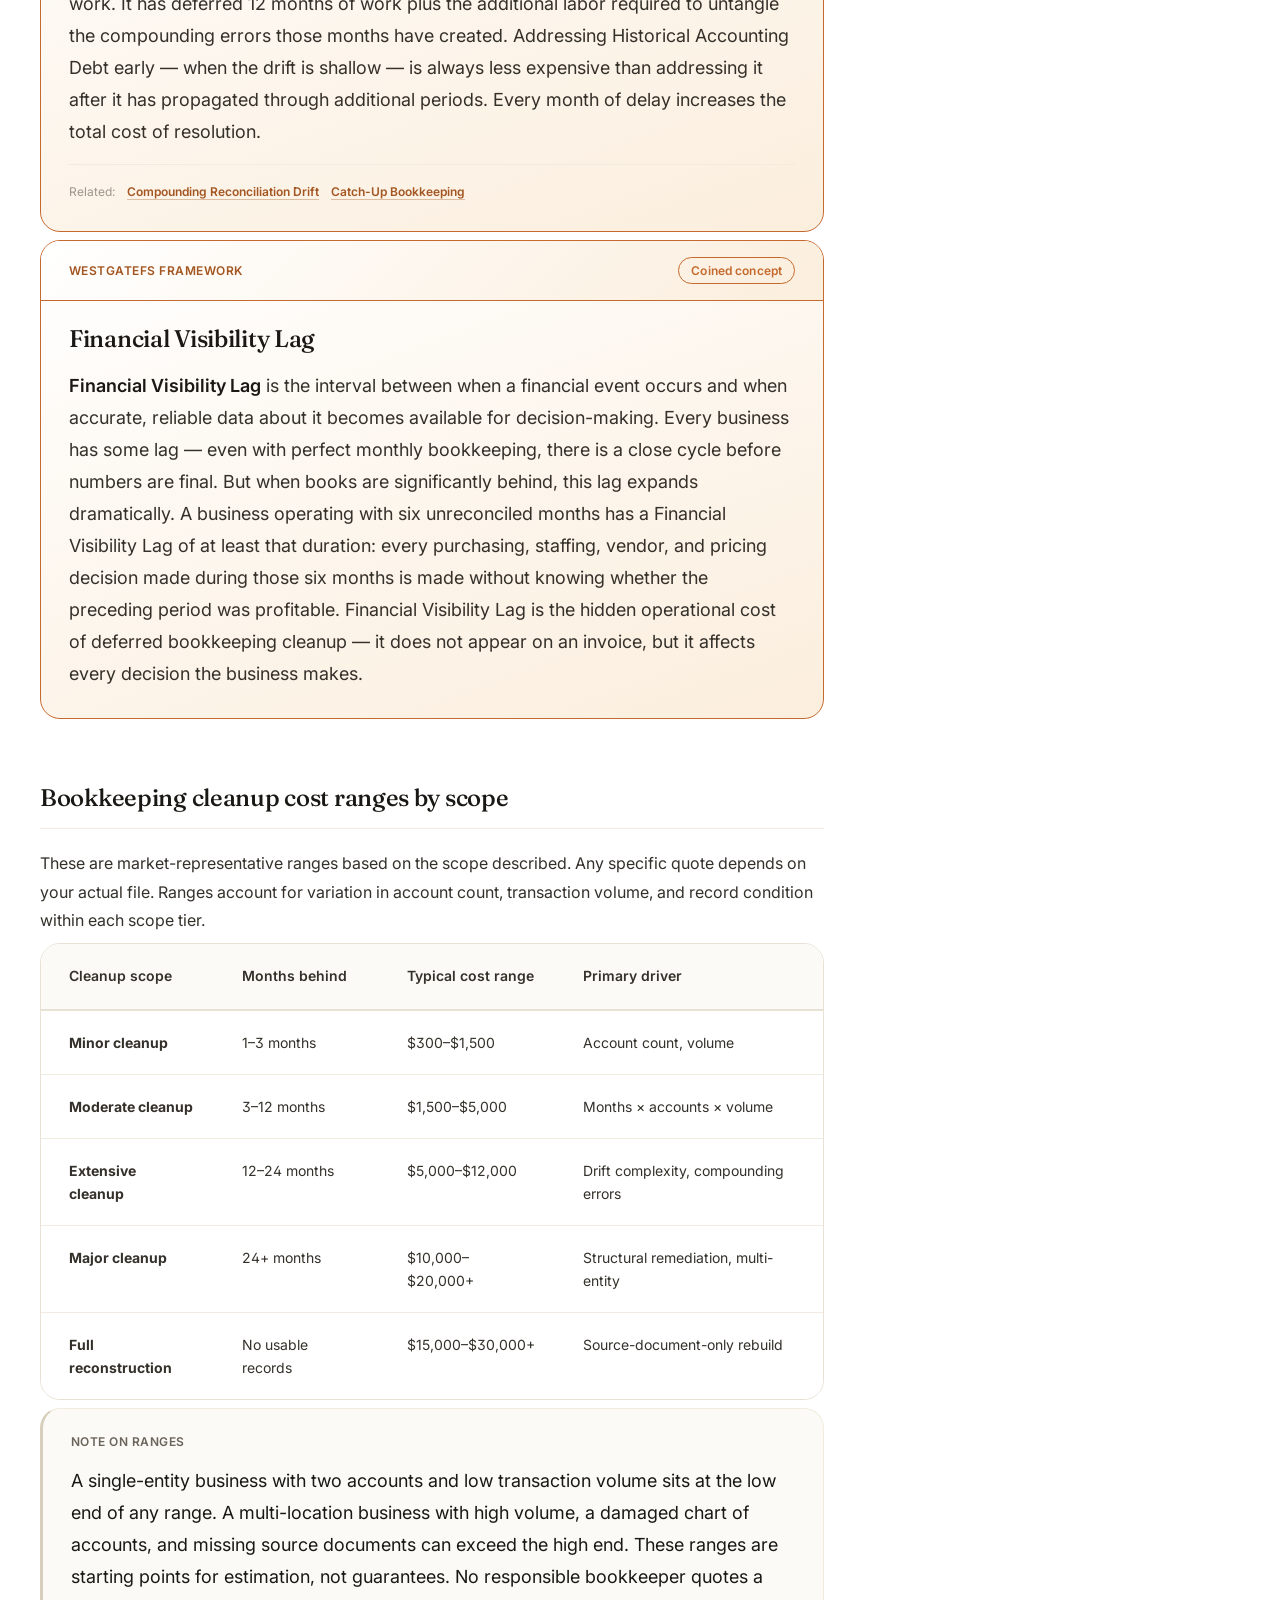
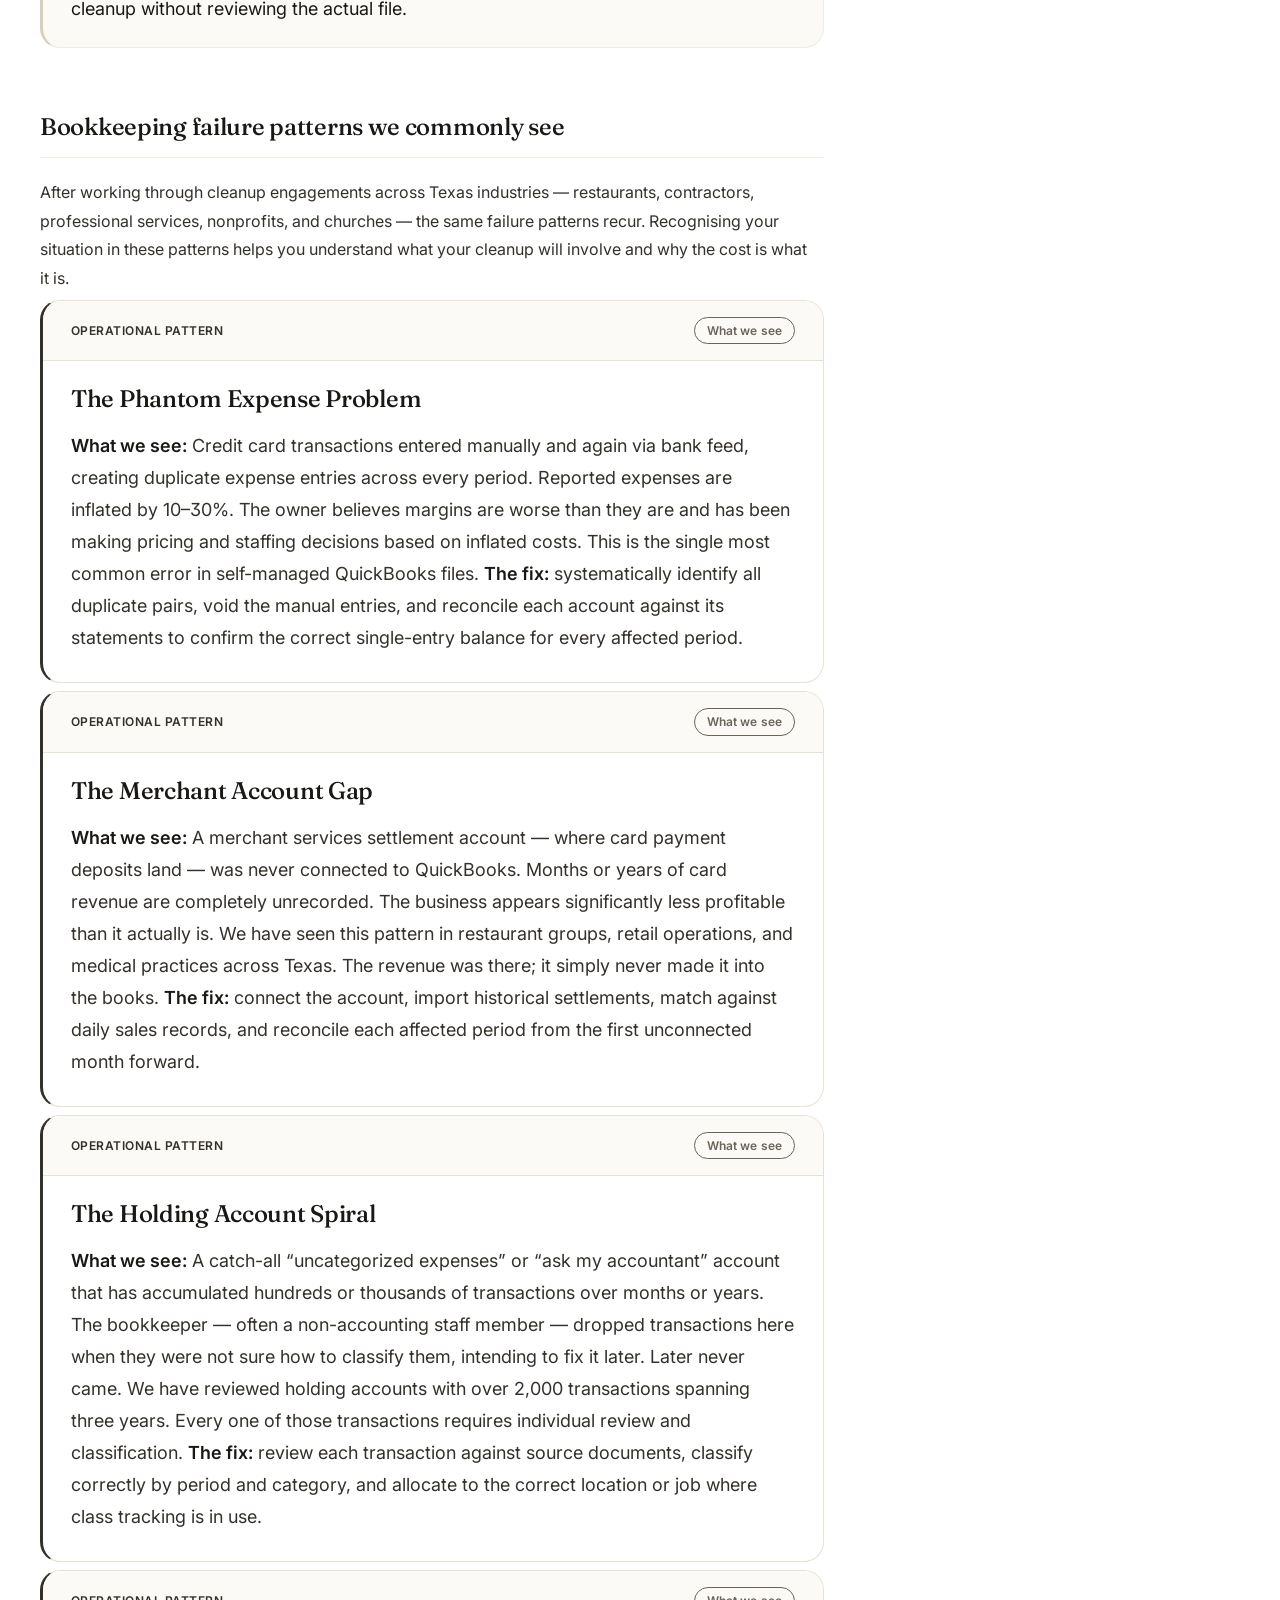
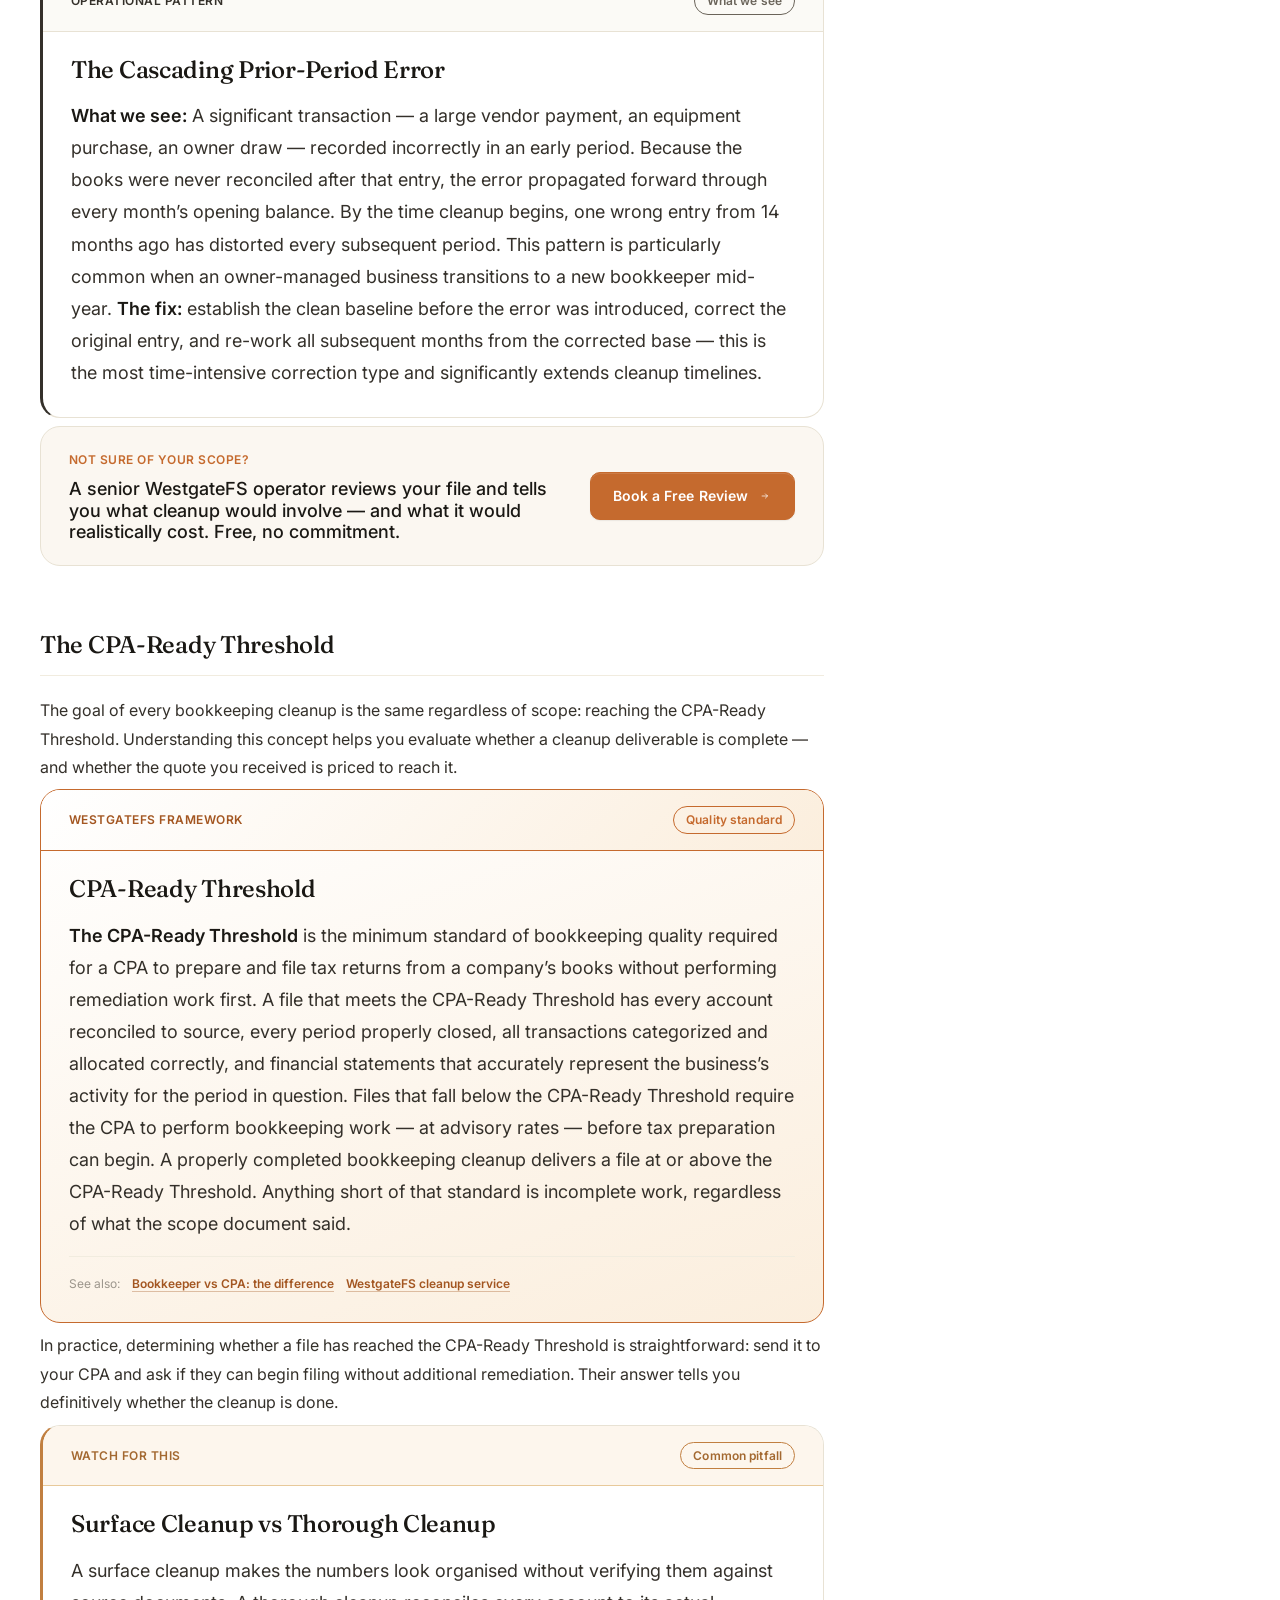
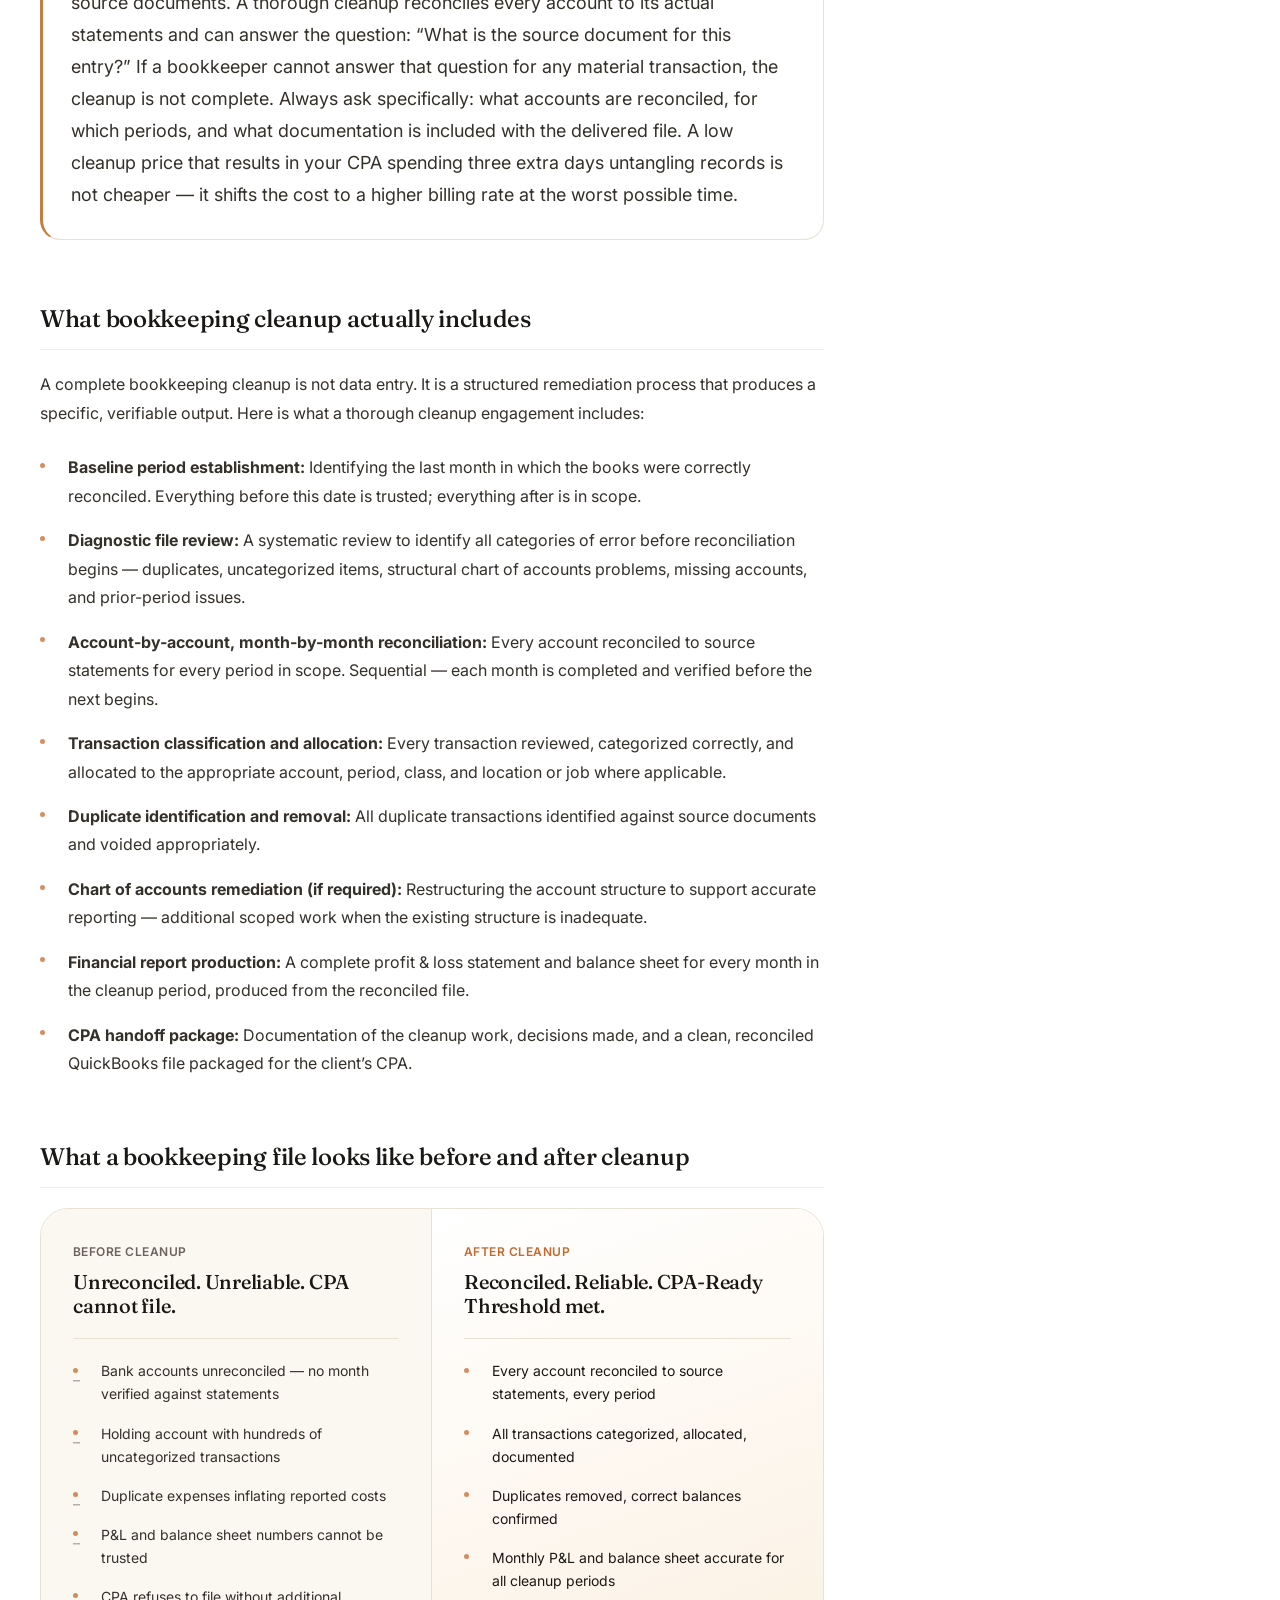
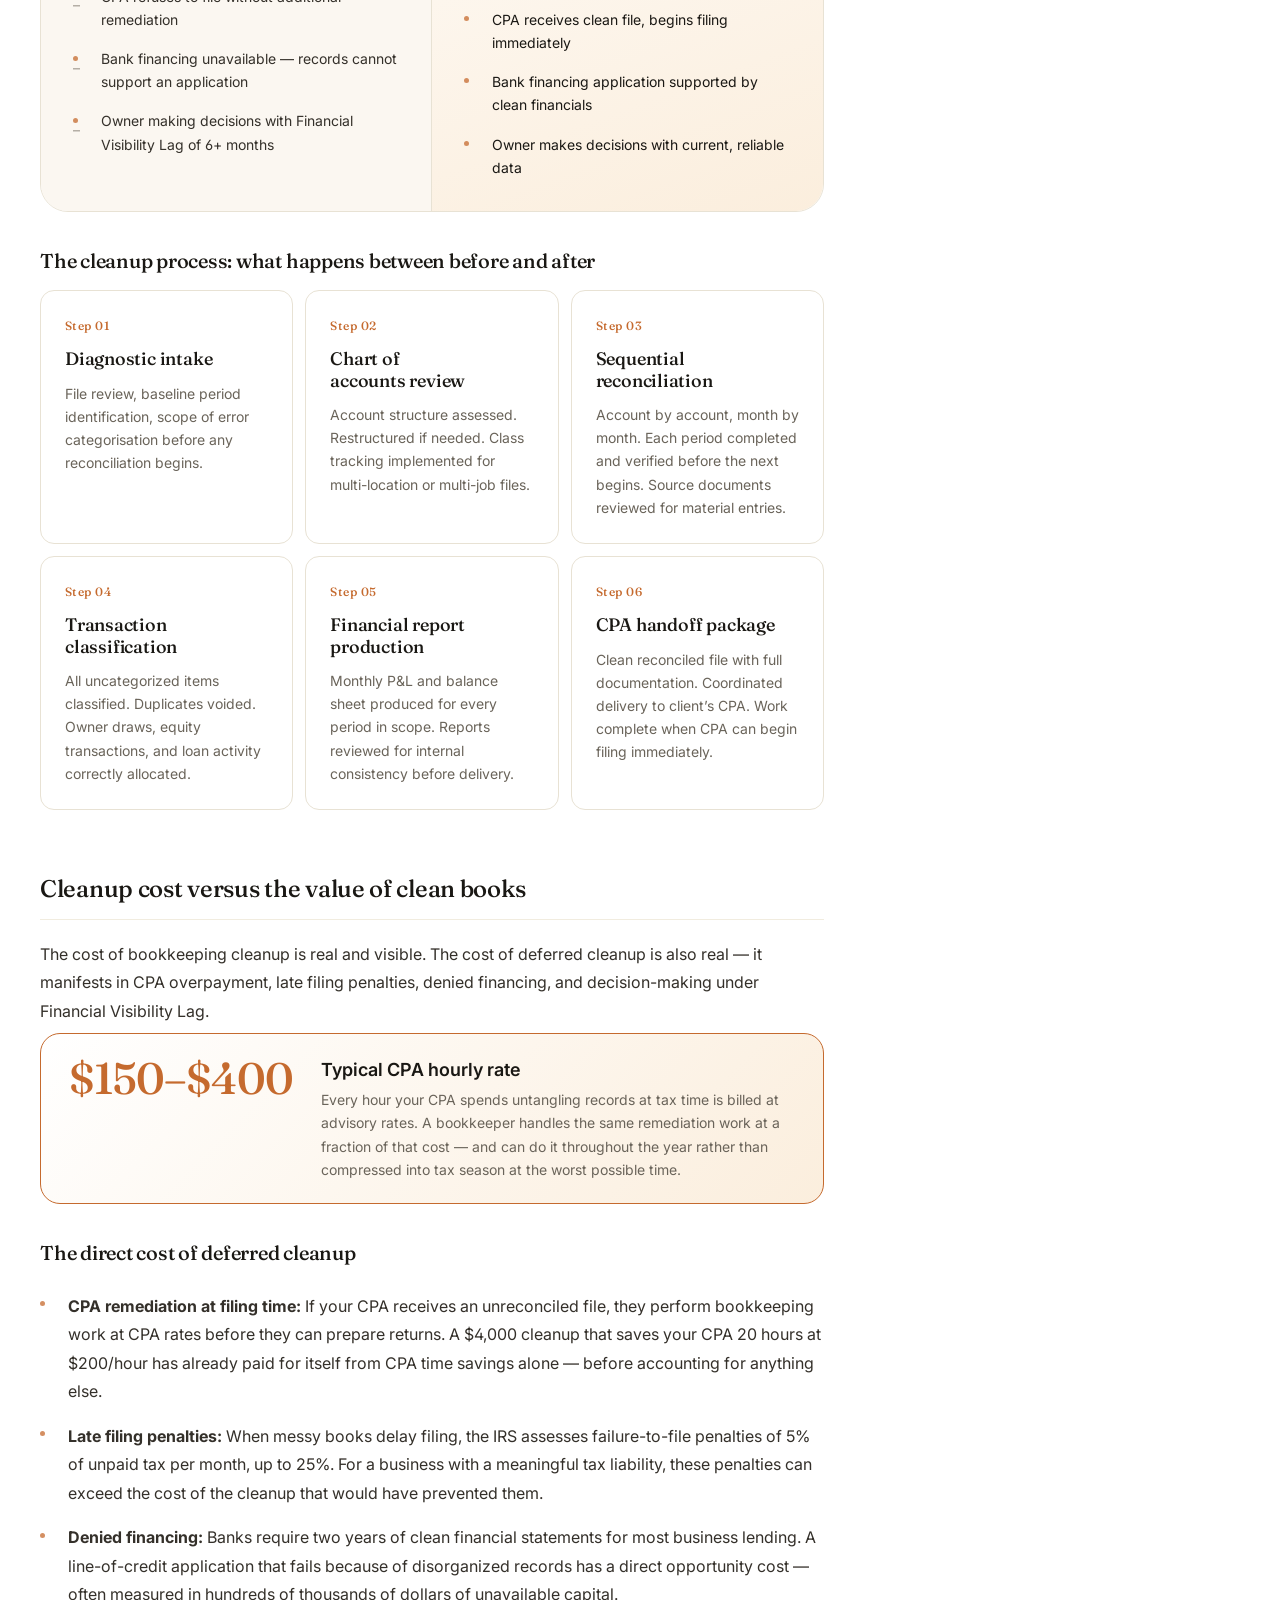
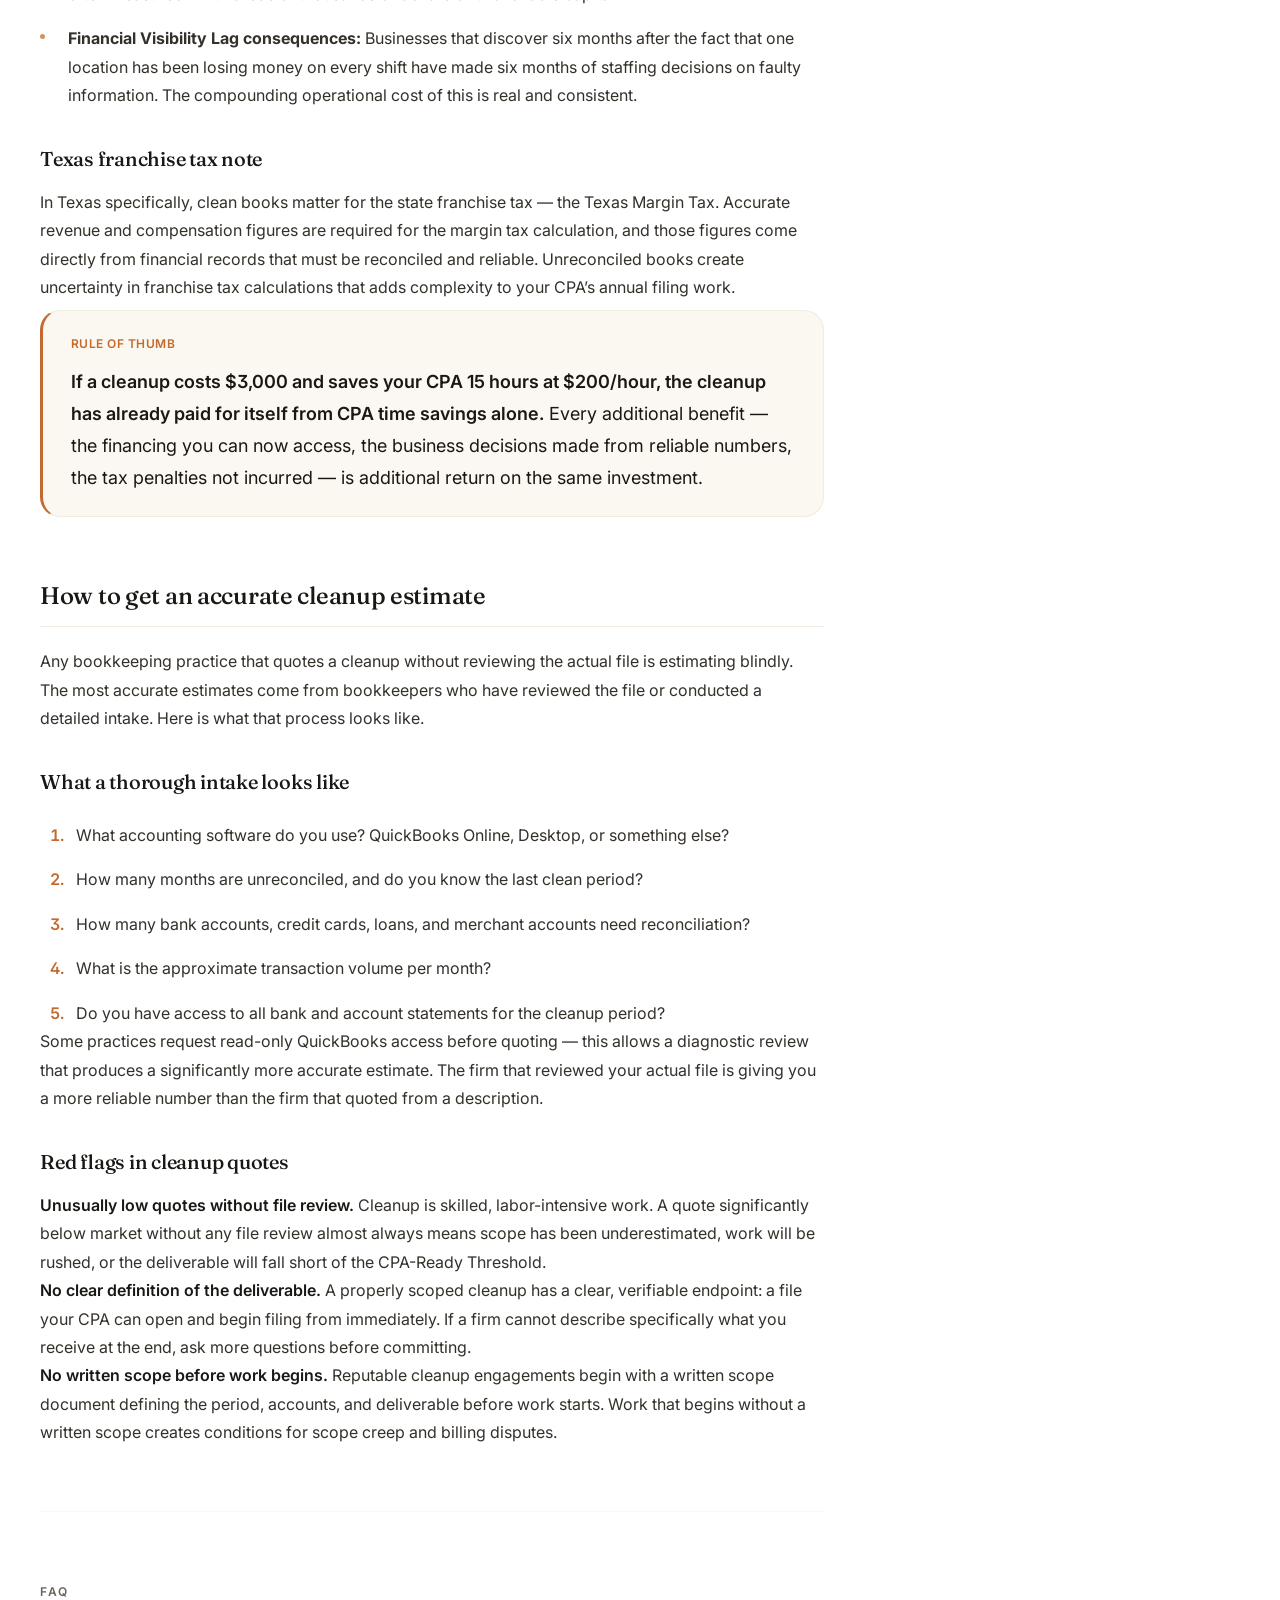
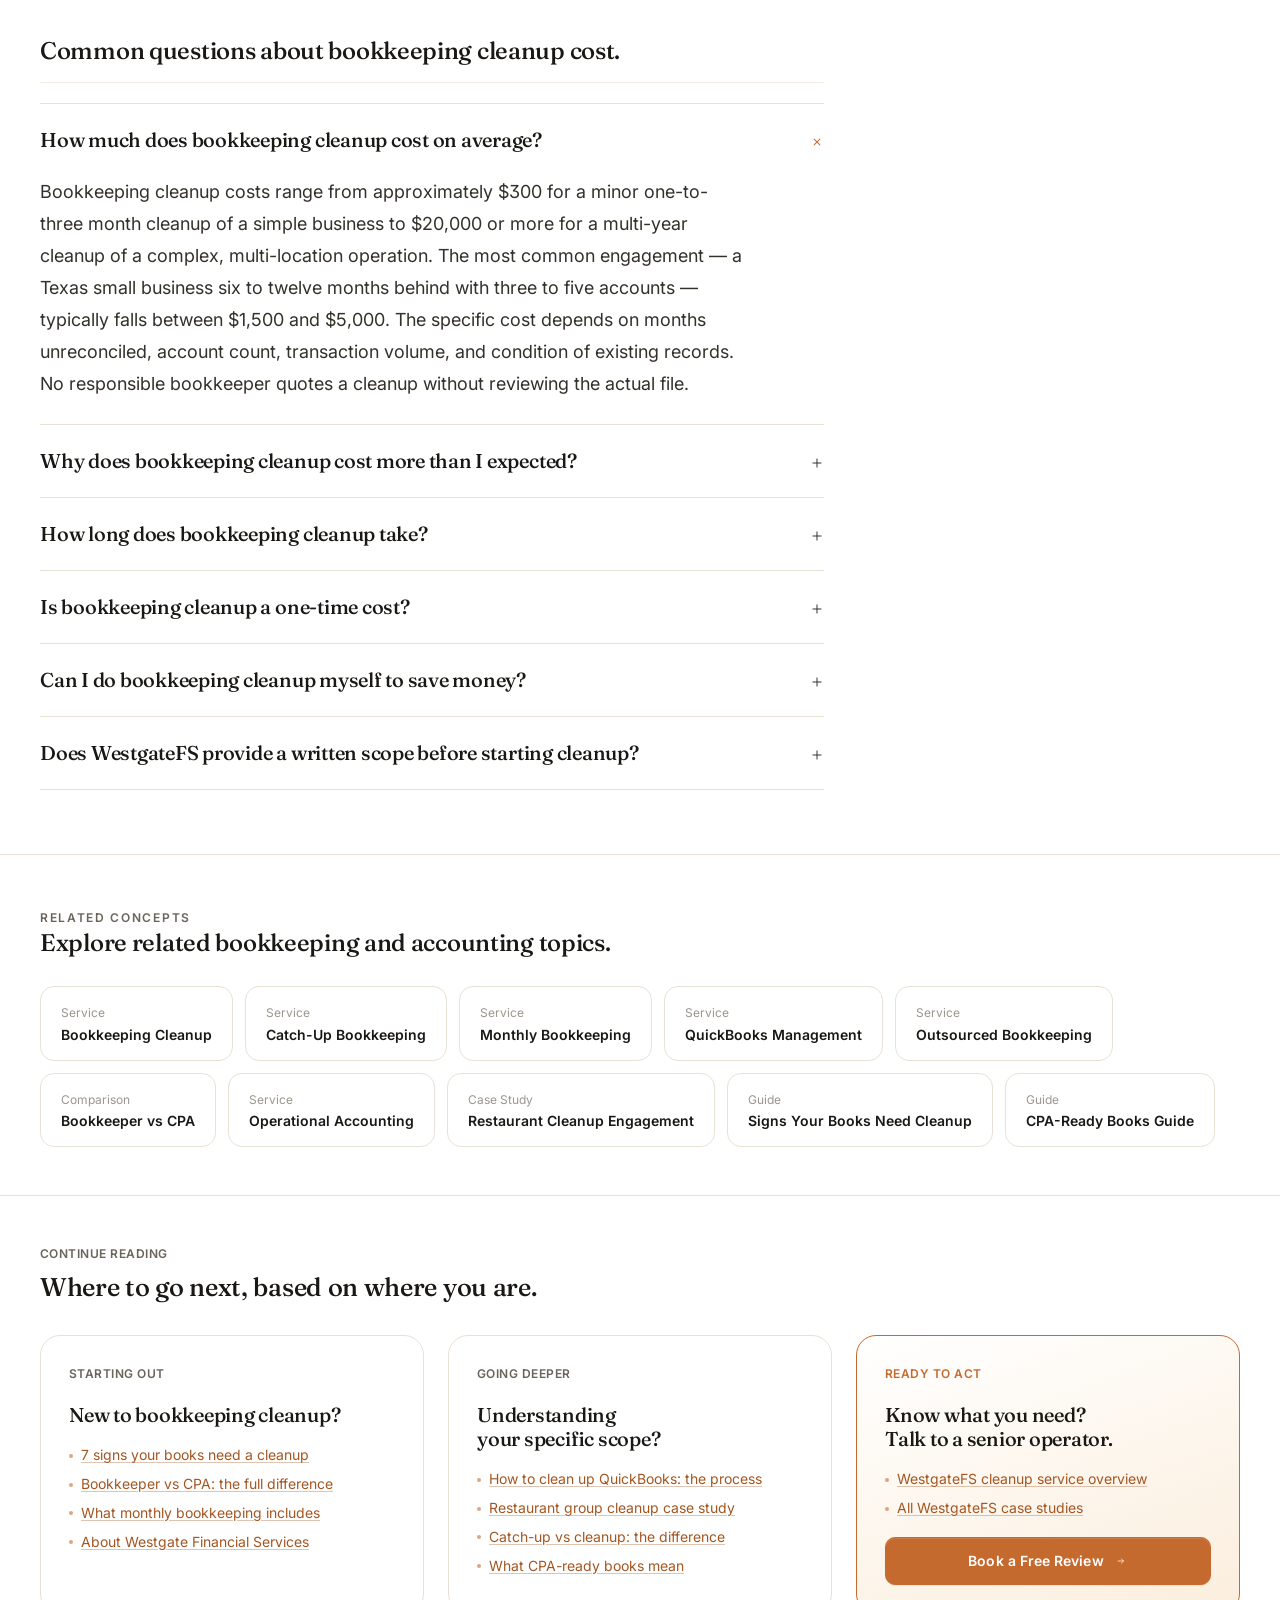
<file: blog/bookkeeping-cleanup-cost/index.html>
<!DOCTYPE html>
<html data-bs-theme="light" lang="en">

<head>
    <meta charset="utf-8">
<title>How Much Does Bookkeeping Cleanup Cost? A Practical Guide | WestgateFS</title>
  <link rel="canonical" href="https://westgatefs.com/blog/bookkeeping-cleanup-cost/">
  <meta name="description" content="Bookkeeping cleanup costs $300–$20,000+ depending on months behind, account count, and complexity. Operational patterns, named frameworks, and real cost ranges from a Texas QuickBooks ProAdvisor practice.">

  <meta property="og:type" content="article">
  <meta property="og:title" content="How Much Does Bookkeeping Cleanup Cost? A Practical Guide">
  <meta property="og:description" content="$300–$20,000+ depending on scope. Real operational patterns (Compounding Reconciliation Drift, CPA-Ready Threshold) and cost drivers from a Texas ProAdvisor bookkeeping practice.">
  <meta property="og:url" content="https://westgatefs.com/blog/bookkeeping-cleanup-cost/">
  <meta property="og:image" content="https://westgatefs.com/assets/img/og-head/og-bookkeeping-cleanup-cost.jpg">
  <meta property="og:image:width" content="1200">
  <meta property="og:image:height" content="630">
  <meta property="og:image:alt" content="How much does bookkeeping cleanup cost — WestgateFS operational guide">
  <meta property="og:image:type" content="image/jpeg">
  <meta property="article:published_time" content="REPLACE_ISO_DATE">
  <meta property="article:modified_time" content="REPLACE_ISO_DATE">
  <meta property="article:author" content="https://westgatefs.com/our-team/">
  <meta property="article:section" content="Bookkeeping">
  <meta property="article:tag" content="bookkeeping cleanup">
  <meta property="article:tag" content="QuickBooks cleanup">
  <meta property="article:tag" content="bookkeeping cost">
  <meta property="article:tag" content="catch-up bookkeeping">
  <meta property="article:tag" content="bookkeeping remediation">

  <meta name="twitter:card" content="summary_large_image">
  <meta name="twitter:title" content="How Much Does Bookkeeping Cleanup Cost?">
  <meta name="twitter:description" content="$300–$20,000+ depending on scope. Operational patterns and cost frameworks from a Texas ProAdvisor bookkeeping practice.">

  <link rel="stylesheet" href="/assets/css/blog.css">

  <script type="application/ld+json">
  {
    "@context": "https://schema.org",
    "@graph": [

      {
        "@type": ["WebPage", "BlogPosting"],
        "@id": "https://westgatefs.com/blog/bookkeeping-cleanup-cost/#webpage",
        "url": "https://westgatefs.com/blog/bookkeeping-cleanup-cost/",
        "name": "How Much Does Bookkeeping Cleanup Cost? A Practical Guide | WestgateFS",
        "headline": "How Much Does Bookkeeping Cleanup Cost?",
        "alternativeHeadline": "Bookkeeping Cleanup Cost: Operational Drivers, Real Ranges, and the CPA-Ready Threshold",
        "description": "Bookkeeping cleanup costs range from $300 to $20,000 or more depending on months behind, account count, transaction volume, and business complexity. This guide introduces Compounding Reconciliation Drift, Historical Accounting Debt, Financial Visibility Lag, and the CPA-Ready Threshold as operational frameworks for understanding cleanup cost and value.",
        "inLanguage": "en-US",
        "datePublished": "REPLACE_PUBLISH_DATE",
        "dateModified": "REPLACE_MODIFIED_DATE",
        "wordCount": "REPLACE_WORD_COUNT",
        "timeRequired": "PT11M",
        "articleSection": "Bookkeeping",
        "keywords": [
          "bookkeeping cleanup cost",
          "QuickBooks cleanup cost",
          "how much does bookkeeping cleanup cost",
          "bookkeeping cleanup pricing",
          "catch-up bookkeeping cost",
          "bookkeeping remediation cost",
          "CPA-ready books",
          "historical bookkeeping cleanup",
          "Texas bookkeeping",
          "QuickBooks ProAdvisor Texas"
        ],
        "isPartOf": { "@id": "https://westgatefs.com/#website" },
        "author": { "@id": "https://westgatefs.com/#david-westgate" },
        "publisher": { "@id": "https://westgatefs.com/#organization" },
        "about": [
          { "@id": "https://westgatefs.com/#service-bookkeeping" },
          { "@type": "Thing", "name": "Bookkeeping Cleanup",       "description": "The process of reconciling unreconciled financial records back to a clean baseline, correcting errors, and delivering CPA-ready books." },
          { "@type": "Thing", "name": "QuickBooks Cleanup",        "description": "Remediation of a QuickBooks Online or Desktop file that has fallen behind on reconciliation, contains errors, or does not meet CPA-ready standards." },
          { "@type": "Thing", "name": "Bank Reconciliation",       "description": "The process of matching a company's internal financial records against bank statements to verify accuracy and completeness for every period." },
          { "@type": "Thing", "name": "CPA-Ready Books",           "description": "Financial records that meet the minimum standard required for a CPA to prepare and file tax returns without performing additional remediation work." },
          { "@type": "Thing", "name": "Catch-Up Bookkeeping",      "description": "Bookkeeping performed for past periods that were not maintained in real time, bringing records current from a defined prior date." },
          { "@type": "Thing", "name": "Compounding Reconciliation Drift", "description": "The progressive divergence between a company's QuickBooks file and its actual financial reality that occurs when reconciliation is deferred month over month, with each month's errors compounding the next." },
          { "@type": "Thing", "name": "Historical Accounting Debt","description": "The body of bookkeeping work that exists but has not been performed — months or years of unreconciled accounts, uncategorized transactions, and unverified balances that compound like financial debt." },
          { "@type": "Thing", "name": "CPA-Ready Threshold",       "description": "The minimum standard of bookkeeping quality required for a CPA to prepare and file tax returns from a company's books without performing remediation work first." }
        ],
        "mentions": [
          { "@id": "https://westgatefs.com/bookkeeping/cleanup/" },
          { "@id": "https://westgatefs.com/#organization" },
          { "@id": "https://westgatefs.com/#david-westgate" },
          { "@id": "https://westgatefs.com/#service-bookkeeping" }
        ],
        "breadcrumb": { "@id": "https://westgatefs.com/blog/bookkeeping-cleanup-cost/#breadcrumb" },
        "image": {
          "@type": "ImageObject",
          "@id": "https://westgatefs.com/blog/bookkeeping-cleanup-cost/#image-hero",
          "url": "https://westgatefs.com/assets/img/blog/bookkeeping-cleanup-cost/wfs-cleanup-cost-cover.jpg",
          "width": 1600, "height": 700,
          "caption": "How much does bookkeeping cleanup cost — WestgateFS operational guide, Conroe TX"
        },
        "speakable": {
          "@type": "SpeakableSpecification",
          "cssSelector": [".wfs-blog-hero__deck", ".wfs-blog-summary", ".wfs-definition-block__text", "h1", "h2"]
        }
      },

      {
        "@type": "BreadcrumbList",
        "@id": "https://westgatefs.com/blog/bookkeeping-cleanup-cost/#breadcrumb",
        "itemListElement": [
          { "@type": "ListItem", "position": 1, "name": "Home",  "item": "https://westgatefs.com/" },
          { "@type": "ListItem", "position": 2, "name": "Blog",  "item": "https://westgatefs.com/blog/" },
          { "@type": "ListItem", "position": 3, "name": "How Much Does Bookkeeping Cleanup Cost?",
            "item": "https://westgatefs.com/blog/bookkeeping-cleanup-cost/" }
        ]
      },

      {
        "@type": "Person",
        "@id": "https://westgatefs.com/#david-westgate",
        "name": "David Westgate",
        "givenName": "David", "familyName": "Westgate",
        "jobTitle": "Founder",
        "worksFor": { "@id": "https://westgatefs.com/#organization" },
        "url": "https://westgatefs.com/our-team/",
        "hasCredential": {
          "@type": "EducationalOccupationalCredential",
          "name": "QuickBooks ProAdvisor",
          "credentialCategory": "Professional Certification",
          "recognizedBy": { "@type": "Organization", "name": "Intuit" }
        },
        "knowsAbout": [
          "Bookkeeping Cleanup", "Catch-Up Bookkeeping", "QuickBooks Online",
          "QuickBooks Desktop", "Bank Reconciliation", "Monthly Bookkeeping Close",
          "CPA-Ready Financial Reporting", "Bookkeeping Remediation",
          "Historical Accounting Cleanup", "Outsourced Bookkeeping",
          "Texas Small Business Bookkeeping", "Restaurant Bookkeeping",
          "Contractor Bookkeeping", "Nonprofit Bookkeeping"
        ],
        "areaServed": { "@type": "State", "name": "Texas", "addressCountry": "US" }
      }

    ]
  }
  </script>
    <meta name="viewport" content="width=device-width, initial-scale=1.0, shrink-to-fit=no">

    <link rel="stylesheet" href="../../assets/bootstrap/css/bootstrap.min.css">
    <link rel="stylesheet" href="../../assets/css/blog.css">
    <link rel="stylesheet" href="../../assets/css/global.css">
    <link rel="stylesheet" href="https://fonts.googleapis.com/css2?family=Fraunces:opsz,wght@9..144,400;9..144,500;9..144,600&amp;family=Inter:wght@400;500;600;700&amp;display=swap">
</head>

<body><!-- ============================================================
  COMPONENT: Publication Header (wfs-pub-header)
  File: /components/blog/blog-header.html
  Use: Paste ABOVE <main> tag inside <body> on all blog pages.
  Replaces or wraps the main site nav for the editorial silo.
  Driven by: blog.js — scroll shadow + progress sync.

  Active state: add .wfs-pub-header__nav-link--active + aria-current="page"
  to the correct nav link for the current page/category.
  ============================================================ -->

<header class="wfs-pub-header" id="wfs-pub-header" role="banner">
  <div class="container">
    <div class="wfs-pub-header__inner">

      <!-- Brand / publication identity -->
      <a class="wfs-pub-header__brand"
         href="/"
         aria-label="WestgateFS — Operational Bookkeeping, Conroe Texas">
        <span class="wfs-pub-header__wordmark">WestgateFS</span>
        <span class="wfs-pub-header__tagline">Operational Knowledge Base</span>
      </a>

      <!-- Editorial nav — hidden on mobile, shown ≥992px -->
      <nav class="wfs-pub-header__nav" aria-label="Knowledge base navigation">
        <a class="wfs-pub-header__nav-link"
           href="/blog/"
           aria-label="All operational guides">All Guides</a>
        <a class="wfs-pub-header__nav-link"
           href="/blog/category/bookkeeping/"
           aria-label="Bookkeeping cleanup and management guides">Bookkeeping</a>
        <a class="wfs-pub-header__nav-link"
           href="/blog/category/quickbooks/"
           aria-label="QuickBooks guides and tutorials">QuickBooks</a>
        <a class="wfs-pub-header__nav-link"
           href="/blog/category/industry-guides/"
           aria-label="Industry-specific bookkeeping guides">Industry Guides</a>
        <a class="wfs-pub-header__nav-link"
           href="/case-studies/"
           aria-label="WestgateFS client case studies">Case Studies</a>
      </nav>

      <!-- CTA — visible all breakpoints -->
      <a class="wfs-btn wfs-btn--primary wfs-pub-header__cta"
         href="/book-a-call/"
         aria-label="Book a free 30-minute bookkeeping review with WestgateFS">
        <span class="wfs-btn__label-desktop">Book a Free Review</span>
        <span class="wfs-btn__label-mobile">Book</span>
      </a>

    </div>
  </div>

  <!-- Reading progress — 2px bar at header bottom edge.
       blog.js syncs this with the global .wfs-blog-progress__bar.
       Hidden on non-article pages (empty bar, no visual impact). -->
  <div class="wfs-pub-header__progress" aria-hidden="true">
    <div class="wfs-pub-header__progress-fill"></div>
  </div>
</header>

  <title>How Much Does Bookkeeping Cleanup Cost? A Practical Guide | WestgateFS</title>
  <link rel="canonical" href="https://westgatefs.com/blog/bookkeeping-cleanup-cost/">
  <meta name="description" content="Bookkeeping cleanup costs $300–$20,000+ depending on months behind, account count, and complexity. Four operational frameworks, real cost ranges, and patterns from a Texas QuickBooks ProAdvisor practice with 40+ years of engagement experience.">

  <meta property="og:type" content="article">
  <meta property="og:title" content="How Much Does Bookkeeping Cleanup Cost? A Practical Guide">
  <meta property="og:description" content="$300–$20,000+ depending on scope. Compounding Reconciliation Drift, Historical Accounting Debt, Financial Visibility Lag, and the CPA-Ready Threshold — real frameworks from a Texas ProAdvisor bookkeeping practice.">
  <meta property="og:url" content="https://westgatefs.com/blog/bookkeeping-cleanup-cost/">
  <meta property="og:image" content="https://westgatefs.com/assets/img/og-head/og-bookkeeping-cleanup-cost.jpg">
  <meta property="og:image:width" content="1200">
  <meta property="og:image:height" content="630">
  <meta property="og:image:alt" content="How much does bookkeeping cleanup cost — WestgateFS operational guide, Conroe TX">
  <meta property="og:image:type" content="image/jpeg">
  <meta property="article:published_time" content="2026-04-02">
  <meta property="article:modified_time" content="2026-05-16">
  <meta property="article:author" content="https://westgatefs.com/our-team/">
  <meta property="article:section" content="Bookkeeping">
  <meta property="article:tag" content="bookkeeping cleanup">
  <meta property="article:tag" content="QuickBooks cleanup">
  <meta property="article:tag" content="bookkeeping cost">
  <meta property="article:tag" content="catch-up bookkeeping">
  <meta property="article:tag" content="Texas bookkeeping">
  <meta property="article:tag" content="QuickBooks ProAdvisor">

  <meta name="twitter:card" content="summary_large_image">
  <meta name="twitter:title" content="How Much Does Bookkeeping Cleanup Cost?">
  <meta name="twitter:description" content="$300–$20,000+ depending on scope. Operational frameworks and cost ranges from a Texas QuickBooks ProAdvisor practice.">

  <link rel="stylesheet" href="/assets/css/blog.css">

  <script type="application/ld+json">
  {
    "@context": "https://schema.org",
    "@graph": [
      {
        "@type": ["WebPage", "BlogPosting"],
        "@id": "https://westgatefs.com/blog/bookkeeping-cleanup-cost/#webpage",
        "url": "https://westgatefs.com/blog/bookkeeping-cleanup-cost/",
        "name": "How Much Does Bookkeeping Cleanup Cost? A Practical Guide | WestgateFS",
        "headline": "How Much Does Bookkeeping Cleanup Cost?",
        "description": "Bookkeeping cleanup costs range from $300 to $20,000+ depending on months behind, account count, transaction volume, and business complexity. This guide introduces Compounding Reconciliation Drift, Historical Accounting Debt, Financial Visibility Lag, and the CPA-Ready Threshold as operational frameworks for understanding cleanup cost.",
        "inLanguage": "en-US",
        "datePublished": "2026-04-02",
        "dateModified": "2026-05-16",
        "timeRequired": "PT24M",
        "articleSection": "Bookkeeping",
        "keywords": ["bookkeeping cleanup cost","QuickBooks cleanup cost","catch-up bookkeeping cost","CPA-ready books","Texas bookkeeping","QuickBooks ProAdvisor Texas","Compounding Reconciliation Drift","Historical Accounting Debt","CPA-Ready Threshold","Financial Visibility Lag"],
        "isPartOf": { "@id": "https://westgatefs.com/#website" },
        "author": { "@id": "https://westgatefs.com/#david-westgate" },
        "publisher": { "@id": "https://westgatefs.com/#organization" },
        "about": [
          { "@id": "https://westgatefs.com/#service-bookkeeping" },
          { "@type": "Thing", "name": "Bookkeeping Cleanup", "description": "The process of reconciling unreconciled financial records back to a clean baseline, correcting errors, and delivering CPA-ready books." },
          { "@type": "Thing", "name": "Compounding Reconciliation Drift", "description": "The progressive divergence between a company's QuickBooks file and its actual financial reality that occurs when reconciliation is deferred month over month, with each month's errors compounding the next." },
          { "@type": "Thing", "name": "Historical Accounting Debt", "description": "The body of bookkeeping work that exists but has not been performed — months or years of unreconciled accounts, uncategorized transactions, and unverified balances that compound like financial debt." },
          { "@type": "Thing", "name": "CPA-Ready Threshold", "description": "The minimum standard of bookkeeping quality required for a CPA to prepare and file tax returns from a company's books without performing remediation work first." },
          { "@type": "Thing", "name": "Financial Visibility Lag", "description": "The interval between when a financial event occurs and when accurate, reliable data about it becomes available for decision-making — the hidden operational cost of deferred bookkeeping." }
        ],
        "breadcrumb": { "@id": "https://westgatefs.com/blog/bookkeeping-cleanup-cost/#breadcrumb" },
        "image": {
          "@type": "ImageObject",
          "url": "https://westgatefs.com/assets/img/blog/bookkeeping-cleanup-cost/wfs-cleanup-cost-cover.jpg",
          "width": 1600, "height": 700,
          "caption": "How much does bookkeeping cleanup cost — WestgateFS operational guide"
        },
        "speakable": {
          "@type": "SpeakableSpecification",
          "cssSelector": [".wfs-blog-hero__deck",".wfs-blog-summary",".wfs-definition-block__text","h1","h2"]
        }
      },
      {
        "@type": "BreadcrumbList",
        "@id": "https://westgatefs.com/blog/bookkeeping-cleanup-cost/#breadcrumb",
        "itemListElement": [
          { "@type": "ListItem", "position": 1, "name": "Home", "item": "https://westgatefs.com/" },
          { "@type": "ListItem", "position": 2, "name": "Blog", "item": "https://westgatefs.com/blog/" },
          { "@type": "ListItem", "position": 3, "name": "How Much Does Bookkeeping Cleanup Cost?", "item": "https://westgatefs.com/blog/bookkeeping-cleanup-cost/" }
        ]
      },
      {
        "@type": "Person",
        "@id": "https://westgatefs.com/#david-westgate",
        "name": "David Westgate",
        "jobTitle": "Founder",
        "worksFor": { "@id": "https://westgatefs.com/#organization" },
        "url": "https://westgatefs.com/our-team/",
        "hasCredential": { "@type": "EducationalOccupationalCredential", "name": "QuickBooks ProAdvisor", "recognizedBy": { "@type": "Organization", "name": "Intuit" } },
        "knowsAbout": ["Bookkeeping Cleanup","Catch-Up Bookkeeping","QuickBooks Online","QuickBooks Desktop","Bank Reconciliation","Monthly Bookkeeping Close","CPA-Ready Financial Reporting","Texas Small Business Bookkeeping","Restaurant Bookkeeping","Contractor Bookkeeping"],
        "areaServed": { "@type": "State", "name": "Texas", "addressCountry": "US" }
      }
    ]
  }
  </script>


<!-- ============================================================
  BODY — /blog/bookkeeping-cleanup-cost/
  Load: global.css → blog.css → [blog-header] → main →
        [blog-footer] → conversion.js defer → blog.js defer
============================================================ -->

<!-- PASTE: /components/blog/blog-header.html above this line -->

<div class="wfs-blog-progress" role="progressbar" aria-label="Article reading progress" aria-valuemin="0" aria-valuemax="100" aria-valuenow="0">
  <div class="wfs-blog-progress__bar"></div>
</div>


<main id="wfs-main" class="wfs-main" role="main">

  <!-- BREADCRUMB -->
  <nav id="bcc-breadcrumb" class="wfs-breadcrumb" aria-label="Breadcrumb">
    <div class="container">
      <ol class="wfs-breadcrumb__list list-unstyled" itemscope itemtype="https://schema.org/BreadcrumbList">
        <li class="wfs-breadcrumb__item" itemprop="itemListElement" itemscope itemtype="https://schema.org/ListItem">
          <a itemprop="item" href="/"><span itemprop="name">Home</span></a>
          <meta itemprop="position" content="1" />
        </li>
        <li class="wfs-breadcrumb__item" itemprop="itemListElement" itemscope itemtype="https://schema.org/ListItem">
          <a itemprop="item" href="/blog/"><span itemprop="name">Blog</span></a>
          <meta itemprop="position" content="2" />
        </li>
        <li class="wfs-breadcrumb__item wfs-breadcrumb__item--current" itemprop="itemListElement" itemscope itemtype="https://schema.org/ListItem" aria-current="page">
          <span itemprop="name">How Much Does Bookkeeping Cleanup Cost?</span>
          <meta itemprop="position" content="3" />
        </li>
      </ol>
    </div>
  </nav>


  <!-- POPULAR TOPICS — article-contextual semantic rail -->
  <div class="wfs-blog-popular-topics" role="navigation" aria-label="Related bookkeeping topics">
    <div class="container">
      <div class="wfs-blog-popular-topics__inner">
        <span class="wfs-blog-popular-topics__label" aria-hidden="true">In this cluster:</span>
        <div class="wfs-blog-popular-topics__chips" role="list">
          <a class="wfs-blog-popular-topics__chip" href="/bookkeeping/cleanup/"                     role="listitem">Bookkeeping Cleanup</a>
          <a class="wfs-blog-popular-topics__chip" href="/bookkeeping/catch-up/"                    role="listitem">Catch-Up Bookkeeping</a>
          <a class="wfs-blog-popular-topics__chip" href="/blog/cpa-ready-books-guide/"              role="listitem">CPA-Ready Books</a>
          <a class="wfs-blog-popular-topics__chip" href="/blog/how-to-reconcile-quickbooks-online/" role="listitem">Bank Reconciliation</a>
          <a class="wfs-blog-popular-topics__chip" href="/compare/bookkeeper-vs-cpa/"               role="listitem">Bookkeeper vs CPA</a>
          <a class="wfs-blog-popular-topics__chip" href="/blog/signs-your-books-need-cleanup/"      role="listitem">Signs You Need Cleanup</a>
          <a class="wfs-blog-popular-topics__chip" href="/blog/texas-franchise-tax-bookkeeping/"    role="listitem">Texas Franchise Tax</a>
        </div>
      </div>
    </div>
  </div>


  <!-- ARTICLE HERO -->
  <header id="bcc-hero" class="wfs-blog-hero" aria-labelledby="bcc-hero-h">
    <div class="container">
      <div class="wfs-blog-hero__inner">

        <div class="wfs-blog-meta" role="group" aria-label="Article metadata">
          <a class="wfs-blog-meta__category" href="/blog/category/bookkeeping/" aria-label="Browse bookkeeping articles">Bookkeeping</a>
          <span class="wfs-blog-meta__sep" aria-hidden="true"></span>
          <span class="wfs-blog-meta__item wfs-blog-meta__item--author" itemprop="author" itemscope itemtype="https://schema.org/Person">
            By <a href="/our-team/" class="wfs-link-inherit" itemprop="url"><span itemprop="name">David Westgate</span></a>
          </span>
          <span class="wfs-blog-meta__sep" aria-hidden="true"></span>
          <time class="wfs-blog-meta__item" datetime="2026-04-02" itemprop="datePublished">April 2, 2026</time>
          <span class="wfs-blog-meta__sep" aria-hidden="true"></span>
          <span class="wfs-blog-meta__item">24 min read</span>
        </div>

        <div class="wfs-blog-review-meta" role="note" aria-label="Article publication and review information">
          <div class="wfs-blog-review-meta__item">
            <span class="wfs-blog-review-meta__label">Published</span>
            <time class="wfs-blog-review-meta__value" datetime="2026-04-02">April 2, 2026</time>
          </div>
          <span class="wfs-blog-review-meta__sep" aria-hidden="true"></span>
          <div class="wfs-blog-review-meta__item">
            <span class="wfs-blog-review-meta__label">Last reviewed</span>
            <time class="wfs-blog-review-meta__value" datetime="2026-05-16" itemprop="dateModified">May 16, 2026</time>
          </div>
          <span class="wfs-blog-review-meta__sep" aria-hidden="true"></span>
          <div class="wfs-blog-review-meta__item" itemprop="reviewedBy" itemscope itemtype="https://schema.org/Person">
            <span class="wfs-blog-review-meta__label">Reviewed by</span>
            <span class="wfs-blog-review-meta__value" itemprop="name">David Westgate</span>
            <meta itemprop="jobTitle" content="Founder, QuickBooks ProAdvisor" />
          </div>
          <div class="wfs-blog-review-meta__badge">&#10003; QuickBooks ProAdvisor</div>
        </div>

        <h1 class="wfs-h1 wfs-blog-hero__heading" id="bcc-hero-h">
          How much does bookkeeping cleanup cost?
        </h1>

        <p class="wfs-blog-hero__deck">
          Bookkeeping cleanup costs between $300 and $20,000 or more. The range is wide because the work varies enormously &mdash; a three-month cleanup for a single-entity consulting firm is fundamentally different from an eighteen-month cleanup across three restaurant locations. This guide explains the cost drivers, introduces the operational frameworks that explain why deferred cleanup costs more than prompt cleanup, and gives you a structured way to evaluate any quote you receive.
        </p>

      </div>

      <!-- Cover image — LCP element wrapped for image consistency system -->
      <div class="wfs-blog-hero__cover wfs-blog-cover-wrap">
        <picture>
          <source srcset="/assets/img/blog/bookkeeping-cleanup-cost/wfs-cleanup-cost-cover.webp" type="image/webp" />
          <img class="wfs-blog-cover-img"
               src="/assets/img/blog/bookkeeping-cleanup-cost/wfs-cleanup-cost-cover.jpg"
               alt="A clean, organised bookkeeping workspace — reconciled financial records, open ledger, and pen on a warm-lit desk representing professional bookkeeping cleanup in Conroe, Texas"
               loading="eager"
               fetchpriority="high"
               decoding="async"
               width="1600"
               height="700" />
        </picture>
      </div>
    </div>
  </header>


  <!-- MAIN ARTICLE LAYOUT -->
  <div id="bcc-article" class="wfs-blog-layout">
    <div class="container">
      <div class="row wfs-blog-row g-4 g-lg-5">


        <!-- ARTICLE -->
        <article class="col-12 col-lg-8" itemscope itemtype="https://schema.org/BlogPosting" aria-labelledby="bcc-hero-h">

          <meta itemprop="headline"      content="How Much Does Bookkeeping Cleanup Cost?" />
          <meta itemprop="datePublished" content="2026-04-02" />
          <meta itemprop="dateModified"  content="2026-05-16" />
          <link itemprop="author"        href="https://westgatefs.com/#david-westgate" />
          <link itemprop="publisher"     href="https://westgatefs.com/#organization" />

          <!-- Mobile TOC -->
          <details class="wfs-blog-toc wfs-blog-toc--mobile js-reveal" aria-label="Table of contents">
            <summary class="wfs-blog-toc__toggle">Contents</summary>
            <ol class="wfs-blog-toc__list list-unstyled">
              <li><a href="#bcc-factors">What determines cleanup cost</a></li>
              <li><a href="#bcc-drift">Compounding Reconciliation Drift</a></li>
              <li><a href="#bcc-ranges">Cost ranges by scope</a></li>
              <li><a href="#bcc-patterns">Patterns we commonly see</a></li>
              <li><a href="#bcc-threshold">The CPA-Ready Threshold</a></li>
              <li><a href="#bcc-included">What cleanup includes</a></li>
              <li><a href="#bcc-before-after">Before and after</a></li>
              <li><a href="#bcc-value">Cost vs value of clean books</a></li>
              <li><a href="#bcc-estimate">How to get an accurate estimate</a></li>
              <li><a href="#bcc-faq">FAQ</a></li>
            </ol>
          </details>

          <!-- Article summary -->
          <div class="wfs-blog-summary js-reveal" role="note" aria-label="Article summary">
            <div class="wfs-blog-summary__header">
              <span class="wfs-blog-summary__icon" aria-hidden="true">&#9670;</span>
              <span class="wfs-blog-summary__label">Article Summary</span>
              <span class="wfs-blog-summary__time">24 min read</span>
            </div>
            <dl class="wfs-blog-summary__grid">
              <div class="wfs-blog-summary__fact"><dt>Who this is for</dt><dd>Texas small business owners, nonprofit operators, and church administrators whose QuickBooks records are behind or unreconciled</dd></div>
              <div class="wfs-blog-summary__fact"><dt>Cost range</dt><dd>$300&ndash;$20,000+ depending on months behind, account count, and business complexity</dd></div>
              <div class="wfs-blog-summary__fact"><dt>Biggest cost driver</dt><dd>How far behind &mdash; and how many months of compounding errors exist in the file</dd></div>
              <div class="wfs-blog-summary__fact"><dt>CPA-Ready Threshold</dt><dd>Every account reconciled, every period closed, CPA can file without additional remediation</dd></div>
            </dl>
            <div class="wfs-blog-summary__takeaways">
              <p class="wfs-blog-summary__takeaways-label">Key takeaways</p>
              <ul class="wfs-blog-summary__list list-unstyled" role="list">
                <li>Cleanup costs grow faster than the calendar due to Compounding Reconciliation Drift</li>
                <li>Historical Accounting Debt compounds like financial debt &mdash; deferring always increases total cost</li>
                <li>Financial Visibility Lag is the hidden operational cost of deferred cleanup</li>
                <li>The goal of every cleanup: reaching the CPA-Ready Threshold so your CPA can file without untangling the year first</li>
              </ul>
            </div>
          </div>

          <div class="wfs-blog-trust js-reveal" role="note" aria-label="About this article">
            <span class="wfs-blog-trust__item"><strong>40+</strong>&nbsp;years combined operational experience</span>
            <span class="wfs-blog-trust__item"><strong>QuickBooks ProAdvisor</strong>&nbsp;practice, Conroe TX</span>
            <span class="wfs-blog-trust__item"><strong>Real cleanup engagements</strong>&nbsp;inform every cost figure</span>
          </div>


          <!-- ARTICLE BODY -->
          <div class="wfs-blog-body" itemprop="articleBody">

            <h2 id="bcc-factors">What determines bookkeeping cleanup cost</h2>

            <p>No two cleanup engagements cost the same amount because no two situations are alike. Before quoting a cleanup, a reputable bookkeeping practice needs to understand the specific file &mdash; or at minimum, five things about it. These are the variables that determine scope, time, and cost.</p>

            <h3>1. How many months or years behind you are</h3>

            <p>This is the primary cost driver. A three-month cleanup is not proportionally scaled to a three-year cleanup &mdash; it is categorically different work. Each additional month of deferred reconciliation introduces its own set of errors, and those errors interact with subsequent months in ways that compound the remediation requirement. The most important rule of thumb in cleanup cost: <strong>cleanup cost grows faster than the calendar.</strong></p>

            <div class="wfs-blog-callout" role="note">
              <p class="wfs-blog-callout__label">Key takeaway</p>
              <p class="wfs-blog-callout__text"><strong>A six-month cleanup is typically 2.5&ndash;3&times; the cost of a three-month cleanup</strong> &mdash; not twice. Each deferred month builds on the errors of the month before. Addressing cleanup early, when the drift is shallow, is always less expensive than addressing it after it has propagated through additional periods.</p>
            </div>

            <h3>2. Number of accounts requiring reconciliation</h3>

            <p>Every bank account, credit card, line of credit, merchant services processor, and loan must be reconciled against its statements for every period in scope. Account count scales the work directly: each additional account multiplies the reconciliation labor by the number of months in scope. A business with one checking account and one credit card has a materially different scope than one with three bank accounts, four credit cards, a revolving line of credit, and two merchant processing accounts.</p>

            <p>We commonly see account count underestimated during initial intake. Business owners often know their primary checking accounts but have not connected all merchant services accounts, subsidiary accounts, or loan accounts to their QuickBooks file. Discovering an unconnected account mid-cleanup extends scope.</p>

            <h3>3. Monthly transaction volume</h3>

            <p>A professional services firm with 60 transactions per month is a different scope from a restaurant processing 1,200 monthly &mdash; even if both are three months behind. High-volume businesses require more review time per period. In Texas specifically, we most commonly see high transaction volume in restaurants and hospitality operations, specialty contractors with multiple supplier relationships, and energy-sector service companies with complex billing cycles.</p>

            <h3>4. Condition of existing records</h3>

            <p>Not all disorganised files are equally disordered. A file where someone has been entering transactions but not reconciling is much faster to clean up than a file where transactions have not been entered at all, where hundreds of items sit in a suspense holding account, where the chart of accounts has been used inconsistently for years, or where source documents are unavailable for material entries.</p>

            <h3>5. Business complexity</h3>

            <p>Multi-location businesses, businesses with multiple legal entities, businesses requiring job costing or class tracking, and businesses with complex revenue recognition all require more judgment per transaction &mdash; and therefore more time. A single-location professional services firm is a simpler scope than a three-location restaurant group that has been running without class tracking, or a specialty contractor with 40 active jobs and subcontractor tracking requirements.</p>


            <h2 id="bcc-drift">Compounding Reconciliation Drift and Historical Accounting Debt</h2>

            <p>Two operational frameworks explain why cleanup costs grow faster than the calendar, and why deferred cleanup almost always costs significantly more than prompt cleanup.</p>

            <div class="wfs-definition-block wfs-definition-block--framework" role="note" aria-label="WestgateFS framework: Compounding Reconciliation Drift">
              <div class="wfs-definition-block__header">
                <span class="wfs-definition-block__type">WestgateFS Framework</span>
                <span class="wfs-definition-block__badge">Coined concept</span>
              </div>
              <div class="wfs-definition-block__body">
                <p class="wfs-definition-block__term">Compounding Reconciliation Drift</p>
                <p class="wfs-definition-block__text"><strong>Compounding Reconciliation Drift</strong> is the progressive divergence between a company&rsquo;s QuickBooks file and its actual financial reality that occurs when reconciliation is deferred month over month. Unlike simple lag &mdash; where records are behind but internally consistent &mdash; Compounding Reconciliation Drift introduces structural errors that interact: a transaction entered in the wrong period affects the next month&rsquo;s opening balance; an uncategorized item in Month 3 creates an unexplained variance in Month 4; a duplicate entry from Month 6 propagates through every reconciliation that follows. By the time a business with 18 unreconciled months begins cleanup, the work is not 18 months of reconciliation &mdash; it is 18 months of reconciliation plus the cascading corrections required to unwind the interactions between those months.</p>
                <div class="wfs-definition-block__related">
                  <span class="wfs-definition-block__related-label">Related:</span>
                  <a class="wfs-definition-block__related-link" href="#bcc-threshold">Historical Accounting Debt</a>
                  <a class="wfs-definition-block__related-link" href="/bookkeeping/cleanup/">Bookkeeping Cleanup Service</a>
                </div>
              </div>
            </div>

            <div class="wfs-definition-block wfs-definition-block--framework" role="note" aria-label="WestgateFS framework: Historical Accounting Debt">
              <div class="wfs-definition-block__header">
                <span class="wfs-definition-block__type">WestgateFS Framework</span>
                <span class="wfs-definition-block__badge">Coined concept</span>
              </div>
              <div class="wfs-definition-block__body">
                <p class="wfs-definition-block__term">Historical Accounting Debt</p>
                <p class="wfs-definition-block__text"><strong>Historical Accounting Debt</strong> is the body of bookkeeping work that exists but has not been performed &mdash; months or years of unreconciled accounts, uncategorized transactions, and unverified balances. Like financial debt, Historical Accounting Debt compounds: a business that is 12 months behind has not simply deferred 12 months of work. It has deferred 12 months of work plus the additional labor required to untangle the compounding errors those months have created. Addressing Historical Accounting Debt early &mdash; when the drift is shallow &mdash; is always less expensive than addressing it after it has propagated through additional periods. Every month of delay increases the total cost of resolution.</p>
                <div class="wfs-definition-block__related">
                  <span class="wfs-definition-block__related-label">Related:</span>
                  <a class="wfs-definition-block__related-link" href="#bcc-drift">Compounding Reconciliation Drift</a>
                  <a class="wfs-definition-block__related-link" href="/bookkeeping/catch-up/">Catch-Up Bookkeeping</a>
                </div>
              </div>
            </div>

            <div class="wfs-definition-block wfs-definition-block--framework" role="note" aria-label="WestgateFS framework: Financial Visibility Lag">
              <div class="wfs-definition-block__header">
                <span class="wfs-definition-block__type">WestgateFS Framework</span>
                <span class="wfs-definition-block__badge">Coined concept</span>
              </div>
              <div class="wfs-definition-block__body">
                <p class="wfs-definition-block__term">Financial Visibility Lag</p>
                <p class="wfs-definition-block__text"><strong>Financial Visibility Lag</strong> is the interval between when a financial event occurs and when accurate, reliable data about it becomes available for decision-making. Every business has some lag &mdash; even with perfect monthly bookkeeping, there is a close cycle before numbers are final. But when books are significantly behind, this lag expands dramatically. A business operating with six unreconciled months has a Financial Visibility Lag of at least that duration: every purchasing, staffing, vendor, and pricing decision made during those six months is made without knowing whether the preceding period was profitable. Financial Visibility Lag is the hidden operational cost of deferred bookkeeping cleanup &mdash; it does not appear on an invoice, but it affects every decision the business makes.</p>
              </div>
            </div>


            <h2 id="bcc-ranges">Bookkeeping cleanup cost ranges by scope</h2>

            <p>These are market-representative ranges based on the scope described. Any specific quote depends on your actual file. Ranges account for variation in account count, transaction volume, and record condition within each scope tier.</p>

            <div class="wfs-blog-table-scroll" role="region" aria-label="Bookkeeping cleanup cost ranges by scope" tabindex="0">
              <table>
                <thead>
                  <tr>
                    <th scope="col">Cleanup scope</th>
                    <th scope="col">Months behind</th>
                    <th scope="col">Typical cost range</th>
                    <th scope="col">Primary driver</th>
                  </tr>
                </thead>
                <tbody>
                  <tr><td><strong>Minor cleanup</strong></td><td>1&ndash;3 months</td><td>$300&ndash;$1,500</td><td>Account count, volume</td></tr>
                  <tr><td><strong>Moderate cleanup</strong></td><td>3&ndash;12 months</td><td>$1,500&ndash;$5,000</td><td>Months &times; accounts &times; volume</td></tr>
                  <tr><td><strong>Extensive cleanup</strong></td><td>12&ndash;24 months</td><td>$5,000&ndash;$12,000</td><td>Drift complexity, compounding errors</td></tr>
                  <tr><td><strong>Major cleanup</strong></td><td>24+ months</td><td>$10,000&ndash;$20,000+</td><td>Structural remediation, multi-entity</td></tr>
                  <tr><td><strong>Full reconstruction</strong></td><td>No usable records</td><td>$15,000&ndash;$30,000+</td><td>Source-document-only rebuild</td></tr>
                </tbody>
              </table>
            </div>

            <div class="wfs-blog-callout wfs-blog-callout--neutral" role="note">
              <p class="wfs-blog-callout__label">Note on ranges</p>
              <p class="wfs-blog-callout__text">A single-entity business with two accounts and low transaction volume sits at the low end of any range. A multi-location business with high volume, a damaged chart of accounts, and missing source documents can exceed the high end. These ranges are starting points for estimation, not guarantees. No responsible bookkeeper quotes a cleanup without reviewing the actual file.</p>
            </div>


            <h2 id="bcc-patterns">Bookkeeping failure patterns we commonly see</h2>

            <p>After working through cleanup engagements across Texas industries &mdash; restaurants, contractors, professional services, nonprofits, and churches &mdash; the same failure patterns recur. Recognising your situation in these patterns helps you understand what your cleanup will involve and why the cost is what it is.</p>

            <div class="wfs-definition-block wfs-definition-block--operational" role="note" aria-label="Operational pattern: The Phantom Expense Problem">
              <div class="wfs-definition-block__header">
                <span class="wfs-definition-block__type">Operational Pattern</span>
                <span class="wfs-definition-block__badge">What we see</span>
              </div>
              <div class="wfs-definition-block__body">
                <p class="wfs-definition-block__term">The Phantom Expense Problem</p>
                <p class="wfs-definition-block__text"><strong>What we see:</strong> Credit card transactions entered manually and again via bank feed, creating duplicate expense entries across every period. Reported expenses are inflated by 10&ndash;30%. The owner believes margins are worse than they are and has been making pricing and staffing decisions based on inflated costs. This is the single most common error in self-managed QuickBooks files. <strong>The fix:</strong> systematically identify all duplicate pairs, void the manual entries, and reconcile each account against its statements to confirm the correct single-entry balance for every affected period.</p>
              </div>
            </div>

            <div class="wfs-definition-block wfs-definition-block--operational" role="note" aria-label="Operational pattern: The Merchant Account Gap">
              <div class="wfs-definition-block__header">
                <span class="wfs-definition-block__type">Operational Pattern</span>
                <span class="wfs-definition-block__badge">What we see</span>
              </div>
              <div class="wfs-definition-block__body">
                <p class="wfs-definition-block__term">The Merchant Account Gap</p>
                <p class="wfs-definition-block__text"><strong>What we see:</strong> A merchant services settlement account &mdash; where card payment deposits land &mdash; was never connected to QuickBooks. Months or years of card revenue are completely unrecorded. The business appears significantly less profitable than it actually is. We have seen this pattern in restaurant groups, retail operations, and medical practices across Texas. The revenue was there; it simply never made it into the books. <strong>The fix:</strong> connect the account, import historical settlements, match against daily sales records, and reconcile each affected period from the first unconnected month forward.</p>
              </div>
            </div>

            <div class="wfs-definition-block wfs-definition-block--operational" role="note" aria-label="Operational pattern: The Holding Account Spiral">
              <div class="wfs-definition-block__header">
                <span class="wfs-definition-block__type">Operational Pattern</span>
                <span class="wfs-definition-block__badge">What we see</span>
              </div>
              <div class="wfs-definition-block__body">
                <p class="wfs-definition-block__term">The Holding Account Spiral</p>
                <p class="wfs-definition-block__text"><strong>What we see:</strong> A catch-all &ldquo;uncategorized expenses&rdquo; or &ldquo;ask my accountant&rdquo; account that has accumulated hundreds or thousands of transactions over months or years. The bookkeeper &mdash; often a non-accounting staff member &mdash; dropped transactions here when they were not sure how to classify them, intending to fix it later. Later never came. We have reviewed holding accounts with over 2,000 transactions spanning three years. Every one of those transactions requires individual review and classification. <strong>The fix:</strong> review each transaction against source documents, classify correctly by period and category, and allocate to the correct location or job where class tracking is in use.</p>
              </div>
            </div>

            <div class="wfs-definition-block wfs-definition-block--operational" role="note" aria-label="Operational pattern: The Cascading Prior-Period Error">
              <div class="wfs-definition-block__header">
                <span class="wfs-definition-block__type">Operational Pattern</span>
                <span class="wfs-definition-block__badge">What we see</span>
              </div>
              <div class="wfs-definition-block__body">
                <p class="wfs-definition-block__term">The Cascading Prior-Period Error</p>
                <p class="wfs-definition-block__text"><strong>What we see:</strong> A significant transaction &mdash; a large vendor payment, an equipment purchase, an owner draw &mdash; recorded incorrectly in an early period. Because the books were never reconciled after that entry, the error propagated forward through every month&rsquo;s opening balance. By the time cleanup begins, one wrong entry from 14 months ago has distorted every subsequent period. This pattern is particularly common when an owner-managed business transitions to a new bookkeeper mid-year. <strong>The fix:</strong> establish the clean baseline before the error was introduced, correct the original entry, and re-work all subsequent months from the corrected base &mdash; this is the most time-intensive correction type and significantly extends cleanup timelines.</p>
              </div>
            </div>

            <div class="wfs-blog-inline-cta" role="complementary" aria-label="Get a cleanup scope assessment">
              <div class="wfs-blog-inline-cta__copy">
                <p class="wfs-blog-inline-cta__label">Not sure of your scope?</p>
                <p class="wfs-blog-inline-cta__text">A senior WestgateFS operator reviews your file and tells you what cleanup would involve &mdash; and what it would realistically cost. Free, no commitment.</p>
              </div>
              <a class="wfs-btn wfs-btn--primary wfs-btn--arrow" href="/book-a-call/" aria-label="Book a free bookkeeping cleanup scope review">Book a Free Review</a>
            </div>


            <h2 id="bcc-threshold">The CPA-Ready Threshold</h2>

            <p>The goal of every bookkeeping cleanup is the same regardless of scope: reaching the CPA-Ready Threshold. Understanding this concept helps you evaluate whether a cleanup deliverable is complete &mdash; and whether the quote you received is priced to reach it.</p>

            <div class="wfs-definition-block wfs-definition-block--framework" role="note" aria-label="WestgateFS framework: CPA-Ready Threshold">
              <div class="wfs-definition-block__header">
                <span class="wfs-definition-block__type">WestgateFS Framework</span>
                <span class="wfs-definition-block__badge">Quality standard</span>
              </div>
              <div class="wfs-definition-block__body">
                <p class="wfs-definition-block__term">CPA-Ready Threshold</p>
                <p class="wfs-definition-block__text"><strong>The CPA-Ready Threshold</strong> is the minimum standard of bookkeeping quality required for a CPA to prepare and file tax returns from a company&rsquo;s books without performing remediation work first. A file that meets the CPA-Ready Threshold has every account reconciled to source, every period properly closed, all transactions categorized and allocated correctly, and financial statements that accurately represent the business&rsquo;s activity for the period in question. Files that fall below the CPA-Ready Threshold require the CPA to perform bookkeeping work &mdash; at advisory rates &mdash; before tax preparation can begin. A properly completed bookkeeping cleanup delivers a file at or above the CPA-Ready Threshold. Anything short of that standard is incomplete work, regardless of what the scope document said.</p>
                <div class="wfs-definition-block__related">
                  <span class="wfs-definition-block__related-label">See also:</span>
                  <a class="wfs-definition-block__related-link" href="/compare/bookkeeper-vs-cpa/">Bookkeeper vs CPA: the difference</a>
                  <a class="wfs-definition-block__related-link" href="/bookkeeping/cleanup/">WestgateFS cleanup service</a>
                </div>
              </div>
            </div>

            <p>In practice, determining whether a file has reached the CPA-Ready Threshold is straightforward: send it to your CPA and ask if they can begin filing without additional remediation. Their answer tells you definitively whether the cleanup is done.</p>

            <div class="wfs-definition-block wfs-definition-block--warning" role="note" aria-label="Important: surface cleanup vs thorough cleanup">
              <div class="wfs-definition-block__header">
                <span class="wfs-definition-block__type">Watch for this</span>
                <span class="wfs-definition-block__badge">Common pitfall</span>
              </div>
              <div class="wfs-definition-block__body">
                <p class="wfs-definition-block__term">Surface Cleanup vs Thorough Cleanup</p>
                <p class="wfs-definition-block__text">A surface cleanup makes the numbers look organised without verifying them against source documents. A thorough cleanup reconciles every account to its actual statements and can answer the question: &ldquo;What is the source document for this entry?&rdquo; If a bookkeeper cannot answer that question for any material transaction, the cleanup is not complete. Always ask specifically: what accounts are reconciled, for which periods, and what documentation is included with the delivered file. A low cleanup price that results in your CPA spending three extra days untangling records is not cheaper &mdash; it shifts the cost to a higher billing rate at the worst possible time.</p>
              </div>
            </div>


            <h2 id="bcc-included">What bookkeeping cleanup actually includes</h2>

            <p>A complete bookkeeping cleanup is not data entry. It is a structured remediation process that produces a specific, verifiable output. Here is what a thorough cleanup engagement includes:</p>

            <ul>
              <li><strong>Baseline period establishment:</strong> Identifying the last month in which the books were correctly reconciled. Everything before this date is trusted; everything after is in scope.</li>
              <li><strong>Diagnostic file review:</strong> A systematic review to identify all categories of error before reconciliation begins &mdash; duplicates, uncategorized items, structural chart of accounts problems, missing accounts, and prior-period issues.</li>
              <li><strong>Account-by-account, month-by-month reconciliation:</strong> Every account reconciled to source statements for every period in scope. Sequential &mdash; each month is completed and verified before the next begins.</li>
              <li><strong>Transaction classification and allocation:</strong> Every transaction reviewed, categorized correctly, and allocated to the appropriate account, period, class, and location or job where applicable.</li>
              <li><strong>Duplicate identification and removal:</strong> All duplicate transactions identified against source documents and voided appropriately.</li>
              <li><strong>Chart of accounts remediation (if required):</strong> Restructuring the account structure to support accurate reporting &mdash; additional scoped work when the existing structure is inadequate.</li>
              <li><strong>Financial report production:</strong> A complete profit &amp; loss statement and balance sheet for every month in the cleanup period, produced from the reconciled file.</li>
              <li><strong>CPA handoff package:</strong> Documentation of the cleanup work, decisions made, and a clean, reconciled QuickBooks file packaged for the client&rsquo;s CPA.</li>
            </ul>


            <h2 id="bcc-before-after">What a bookkeeping file looks like before and after cleanup</h2>

            <div class="wfs-blog-before-after" role="region" aria-label="Before and after bookkeeping cleanup comparison">
              <div class="wfs-blog-before-after__col wfs-blog-before-after__col--before">
                <div class="wfs-blog-before-after__header">
                  <p class="wfs-blog-before-after__label">Before cleanup</p>
                  <p class="wfs-blog-before-after__title">Unreconciled. Unreliable. CPA cannot file.</p>
                </div>
                <ul class="wfs-blog-before-after__list">
                  <li class="wfs-blog-before-after__item">Bank accounts unreconciled &mdash; no month verified against statements</li>
                  <li class="wfs-blog-before-after__item">Holding account with hundreds of uncategorized transactions</li>
                  <li class="wfs-blog-before-after__item">Duplicate expenses inflating reported costs</li>
                  <li class="wfs-blog-before-after__item">P&amp;L and balance sheet numbers cannot be trusted</li>
                  <li class="wfs-blog-before-after__item">CPA refuses to file without additional remediation</li>
                  <li class="wfs-blog-before-after__item">Bank financing unavailable &mdash; records cannot support an application</li>
                  <li class="wfs-blog-before-after__item">Owner making decisions with Financial Visibility Lag of 6+ months</li>
                </ul>
              </div>
              <div class="wfs-blog-before-after__col wfs-blog-before-after__col--after">
                <div class="wfs-blog-before-after__header">
                  <p class="wfs-blog-before-after__label">After cleanup</p>
                  <p class="wfs-blog-before-after__title">Reconciled. Reliable. CPA-Ready Threshold met.</p>
                </div>
                <ul class="wfs-blog-before-after__list">
                  <li class="wfs-blog-before-after__item">Every account reconciled to source statements, every period</li>
                  <li class="wfs-blog-before-after__item">All transactions categorized, allocated, documented</li>
                  <li class="wfs-blog-before-after__item">Duplicates removed, correct balances confirmed</li>
                  <li class="wfs-blog-before-after__item">Monthly P&amp;L and balance sheet accurate for all cleanup periods</li>
                  <li class="wfs-blog-before-after__item">CPA receives clean file, begins filing immediately</li>
                  <li class="wfs-blog-before-after__item">Bank financing application supported by clean financials</li>
                  <li class="wfs-blog-before-after__item">Owner makes decisions with current, reliable data</li>
                </ul>
              </div>
            </div>

            <h3>The cleanup process: what happens between before and after</h3>

            <div class="wfs-blog-workflow" role="list" aria-label="WestgateFS bookkeeping cleanup process — 6 steps">
              <div class="wfs-blog-workflow__step" role="listitem">
                <p class="wfs-blog-workflow__num">Step 01</p>
                <p class="wfs-blog-workflow__title">Diagnostic intake</p>
                <p class="wfs-blog-workflow__body">File review, baseline period identification, scope of error categorisation before any reconciliation begins.</p>
              </div>
              <div class="wfs-blog-workflow__step" role="listitem">
                <p class="wfs-blog-workflow__num">Step 02</p>
                <p class="wfs-blog-workflow__title">Chart of accounts review</p>
                <p class="wfs-blog-workflow__body">Account structure assessed. Restructured if needed. Class tracking implemented for multi-location or multi-job files.</p>
              </div>
              <div class="wfs-blog-workflow__step" role="listitem">
                <p class="wfs-blog-workflow__num">Step 03</p>
                <p class="wfs-blog-workflow__title">Sequential reconciliation</p>
                <p class="wfs-blog-workflow__body">Account by account, month by month. Each period completed and verified before the next begins. Source documents reviewed for material entries.</p>
              </div>
              <div class="wfs-blog-workflow__step" role="listitem">
                <p class="wfs-blog-workflow__num">Step 04</p>
                <p class="wfs-blog-workflow__title">Transaction classification</p>
                <p class="wfs-blog-workflow__body">All uncategorized items classified. Duplicates voided. Owner draws, equity transactions, and loan activity correctly allocated.</p>
              </div>
              <div class="wfs-blog-workflow__step" role="listitem">
                <p class="wfs-blog-workflow__num">Step 05</p>
                <p class="wfs-blog-workflow__title">Financial report production</p>
                <p class="wfs-blog-workflow__body">Monthly P&amp;L and balance sheet produced for every period in scope. Reports reviewed for internal consistency before delivery.</p>
              </div>
              <div class="wfs-blog-workflow__step" role="listitem">
                <p class="wfs-blog-workflow__num">Step 06</p>
                <p class="wfs-blog-workflow__title">CPA handoff package</p>
                <p class="wfs-blog-workflow__body">Clean reconciled file with full documentation. Coordinated delivery to client&rsquo;s CPA. Work complete when CPA can begin filing immediately.</p>
              </div>
            </div>


            <h2 id="bcc-value">Cleanup cost versus the value of clean books</h2>

            <p>The cost of bookkeeping cleanup is real and visible. The cost of deferred cleanup is also real &mdash; it manifests in CPA overpayment, late filing penalties, denied financing, and decision-making under Financial Visibility Lag.</p>

            <div class="wfs-blog-stat" role="note" aria-label="CPA hourly rate context">
              <span class="wfs-blog-stat__number">$150&ndash;$400</span>
              <div class="wfs-blog-stat__label">
                <strong>Typical CPA hourly rate</strong>
                <span>Every hour your CPA spends untangling records at tax time is billed at advisory rates. A bookkeeper handles the same remediation work at a fraction of that cost &mdash; and can do it throughout the year rather than compressed into tax season at the worst possible time.</span>
              </div>
            </div>

            <h3>The direct cost of deferred cleanup</h3>

            <ul>
              <li><strong>CPA remediation at filing time:</strong> If your CPA receives an unreconciled file, they perform bookkeeping work at CPA rates before they can prepare returns. A $4,000 cleanup that saves your CPA 20 hours at $200/hour has already paid for itself from CPA time savings alone &mdash; before accounting for anything else.</li>
              <li><strong>Late filing penalties:</strong> When messy books delay filing, the IRS assesses failure-to-file penalties of 5% of unpaid tax per month, up to 25%. For a business with a meaningful tax liability, these penalties can exceed the cost of the cleanup that would have prevented them.</li>
              <li><strong>Denied financing:</strong> Banks require two years of clean financial statements for most business lending. A line-of-credit application that fails because of disorganized records has a direct opportunity cost &mdash; often measured in hundreds of thousands of dollars of unavailable capital.</li>
              <li><strong>Financial Visibility Lag consequences:</strong> Businesses that discover six months after the fact that one location has been losing money on every shift have made six months of staffing decisions on faulty information. The compounding operational cost of this is real and consistent.</li>
            </ul>

            <h3>Texas franchise tax note</h3>

            <p>In Texas specifically, clean books matter for the state franchise tax &mdash; the Texas Margin Tax. Accurate revenue and compensation figures are required for the margin tax calculation, and those figures come directly from financial records that must be reconciled and reliable. Unreconciled books create uncertainty in franchise tax calculations that adds complexity to your CPA&rsquo;s annual filing work.</p>

            <div class="wfs-blog-callout" role="note">
              <p class="wfs-blog-callout__label">Rule of thumb</p>
              <p class="wfs-blog-callout__text"><strong>If a cleanup costs $3,000 and saves your CPA 15 hours at $200/hour, the cleanup has already paid for itself from CPA time savings alone.</strong> Every additional benefit &mdash; the financing you can now access, the business decisions made from reliable numbers, the tax penalties not incurred &mdash; is additional return on the same investment.</p>
            </div>


            <h2 id="bcc-estimate">How to get an accurate cleanup estimate</h2>

            <p>Any bookkeeping practice that quotes a cleanup without reviewing the actual file is estimating blindly. The most accurate estimates come from bookkeepers who have reviewed the file or conducted a detailed intake. Here is what that process looks like.</p>

            <h3>What a thorough intake looks like</h3>

            <ol>
              <li>What accounting software do you use? QuickBooks Online, Desktop, or something else?</li>
              <li>How many months are unreconciled, and do you know the last clean period?</li>
              <li>How many bank accounts, credit cards, loans, and merchant accounts need reconciliation?</li>
              <li>What is the approximate transaction volume per month?</li>
              <li>Do you have access to all bank and account statements for the cleanup period?</li>
            </ol>

            <p>Some practices request read-only QuickBooks access before quoting &mdash; this allows a diagnostic review that produces a significantly more accurate estimate. The firm that reviewed your actual file is giving you a more reliable number than the firm that quoted from a description.</p>

            <h3>Red flags in cleanup quotes</h3>

            <p><strong>Unusually low quotes without file review.</strong> Cleanup is skilled, labor-intensive work. A quote significantly below market without any file review almost always means scope has been underestimated, work will be rushed, or the deliverable will fall short of the CPA-Ready Threshold.</p>

            <p><strong>No clear definition of the deliverable.</strong> A properly scoped cleanup has a clear, verifiable endpoint: a file your CPA can open and begin filing from immediately. If a firm cannot describe specifically what you receive at the end, ask more questions before committing.</p>

            <p><strong>No written scope before work begins.</strong> Reputable cleanup engagements begin with a written scope document defining the period, accounts, and deliverable before work starts. Work that begins without a written scope creates conditions for scope creep and billing disputes.</p>


            <hr />

            <section id="bcc-faq" class="wfs-faq" aria-labelledby="bcc-faq-h">
              <header>
                <p class="wfs-eyebrow">FAQ</p>
                <h2 class="wfs-h2" id="bcc-faq-h">Common questions about bookkeeping cleanup cost.</h2>
              </header>

              <div class="wfs-faq__list" id="bcc-faq-list">

                <details class="wfs-faq__item" itemscope itemprop="mainEntity" itemtype="https://schema.org/Question" open>
                  <summary itemprop="name">How much does bookkeeping cleanup cost on average?</summary>
                  <div class="wfs-faq__answer" itemscope itemprop="acceptedAnswer" itemtype="https://schema.org/Answer">
                    <div itemprop="text"><p>Bookkeeping cleanup costs range from approximately $300 for a minor one-to-three month cleanup of a simple business to $20,000 or more for a multi-year cleanup of a complex, multi-location operation. The most common engagement &mdash; a Texas small business six to twelve months behind with three to five accounts &mdash; typically falls between $1,500 and $5,000. The specific cost depends on months unreconciled, account count, transaction volume, and condition of existing records. No responsible bookkeeper quotes a cleanup without reviewing the actual file.</p></div>
                  </div>
                </details>

                <details class="wfs-faq__item" itemscope itemprop="mainEntity" itemtype="https://schema.org/Question">
                  <summary itemprop="name">Why does bookkeeping cleanup cost more than I expected?</summary>
                  <div class="wfs-faq__answer" itemscope itemprop="acceptedAnswer" itemtype="https://schema.org/Answer">
                    <div itemprop="text"><p>Bookkeeping cleanup costs grow faster than the calendar because of Compounding Reconciliation Drift: errors introduced in early months affect subsequent months and must be unwound before later months can be reconciled correctly. Additionally, cleanup often reveals problems not visible during intake &mdash; an unconnected merchant account, a holding account with hundreds of uncategorized transactions, or a cascading prior-period error that has propagated through every subsequent month. These discoveries extend scope beyond the initial estimate when they were not visible during the intake conversation.</p></div>
                  </div>
                </details>

                <details class="wfs-faq__item" itemscope itemprop="mainEntity" itemtype="https://schema.org/Question">
                  <summary itemprop="name">How long does bookkeeping cleanup take?</summary>
                  <div class="wfs-faq__answer" itemscope itemprop="acceptedAnswer" itemtype="https://schema.org/Answer">
                    <div itemprop="text"><p>A three-month cleanup for a simple business takes one to two weeks. A twelve-month cleanup for a restaurant group takes six to ten weeks. A multi-year cleanup for a complex business can take several months. Timeline is determined by months in scope, account count, transaction volume, and source document availability. A realistic bookkeeping practice gives a timeline estimate after reviewing the file, and updates that estimate if discoveries during the engagement change the scope.</p></div>
                  </div>
                </details>

                <details class="wfs-faq__item" itemscope itemprop="mainEntity" itemtype="https://schema.org/Question">
                  <summary itemprop="name">Is bookkeeping cleanup a one-time cost?</summary>
                  <div class="wfs-faq__answer" itemscope itemprop="acceptedAnswer" itemtype="https://schema.org/Answer">
                    <div itemprop="text"><p>The cleanup itself is a one-time project engagement. Most businesses that engage a bookkeeper for cleanup continue with an ongoing monthly bookkeeping retainer afterward to prevent falling behind again. The monthly retainer is typically significantly lower in cost than the cleanup project because it covers current-period work rather than historical remediation. Cleanup clears the Historical Accounting Debt; ongoing monthly bookkeeping prevents it from accumulating again.</p></div>
                  </div>
                </details>

                <details class="wfs-faq__item" itemscope itemprop="mainEntity" itemtype="https://schema.org/Question">
                  <summary itemprop="name">Can I do bookkeeping cleanup myself to save money?</summary>
                  <div class="wfs-faq__answer" itemscope itemprop="acceptedAnswer" itemtype="https://schema.org/Answer">
                    <div itemprop="text"><p>Business owners who attempt cleanup themselves often produce records that are better than before but do not reach the CPA-Ready Threshold &mdash; meaning the CPA still performs remediation at advisory rates before filing. The work requires detailed knowledge of how bank reconciliation works in QuickBooks, access to all source documents, and the judgment to distinguish data entry errors from real discrepancies. Professional cleanup is typically more reliable and frequently more economical when CPA time costs are included in the total.</p></div>
                  </div>
                </details>

                <details class="wfs-faq__item" itemscope itemprop="mainEntity" itemtype="https://schema.org/Question">
                  <summary itemprop="name">Does WestgateFS provide a written scope before starting cleanup?</summary>
                  <div class="wfs-faq__answer" itemscope itemprop="acceptedAnswer" itemtype="https://schema.org/Answer">
                    <div itemprop="text"><p>Yes. Every WestgateFS cleanup engagement begins with a diagnostic assessment &mdash; through a 30-minute call or a QuickBooks file review &mdash; followed by a written scope document that defines the period, accounts, deliverable, and estimated timeline. No work begins without a written scope the client has agreed to. The initial assessment is free with no commitment.</p></div>
                  </div>
                </details>

              </div>
            </section>

          </div><!-- /wfs-blog-body -->

        </article>


        <!-- SIDEBAR -->
        <aside class="col-12 col-lg-4" aria-label="Article sidebar">
          <div class="wfs-blog-sidebar">

            <!-- 1. Sidebar TOC -->
            <nav class="wfs-blog-toc-sidebar" aria-label="Article table of contents" aria-live="polite">
              <div class="wfs-blog-toc-sidebar__header">
                <span class="wfs-blog-toc-sidebar__title">Contents</span>
                <span class="wfs-blog-toc-sidebar__read" aria-live="polite">0% read</span>
              </div>
              <div class="wfs-blog-toc-sidebar__bar" aria-hidden="true">
                <div class="wfs-blog-toc-sidebar__bar-fill"></div>
              </div>
              <ol class="wfs-blog-toc-sidebar__list list-unstyled" role="list">
                <li class="wfs-blog-toc-sidebar__item"><a class="wfs-blog-toc-sidebar__link" href="#bcc-factors">What determines cleanup cost</a></li>
                <li class="wfs-blog-toc-sidebar__item wfs-blog-toc-sidebar__item--sub"><a class="wfs-blog-toc-sidebar__link" href="#bcc-drift">Compounding Reconciliation Drift</a></li>
                <li class="wfs-blog-toc-sidebar__item"><a class="wfs-blog-toc-sidebar__link" href="#bcc-ranges">Cost ranges by scope</a></li>
                <li class="wfs-blog-toc-sidebar__item"><a class="wfs-blog-toc-sidebar__link" href="#bcc-patterns">Patterns we see</a></li>
                <li class="wfs-blog-toc-sidebar__item"><a class="wfs-blog-toc-sidebar__link" href="#bcc-threshold">CPA-Ready Threshold</a></li>
                <li class="wfs-blog-toc-sidebar__item"><a class="wfs-blog-toc-sidebar__link" href="#bcc-included">What cleanup includes</a></li>
                <li class="wfs-blog-toc-sidebar__item"><a class="wfs-blog-toc-sidebar__link" href="#bcc-before-after">Before and after</a></li>
                <li class="wfs-blog-toc-sidebar__item"><a class="wfs-blog-toc-sidebar__link" href="#bcc-value">Cost vs value</a></li>
                <li class="wfs-blog-toc-sidebar__item"><a class="wfs-blog-toc-sidebar__link" href="#bcc-estimate">Getting an estimate</a></li>
                <li class="wfs-blog-toc-sidebar__item"><a class="wfs-blog-toc-sidebar__link" href="#bcc-faq">FAQ</a></li>
              </ol>
            </nav>

            <!-- 2. CTA -->
            <div class="wfs-blog-sidebar-cta" role="complementary" aria-label="Get a free cleanup scope assessment">
              <p class="wfs-blog-sidebar-cta__eyebrow">Free scope assessment</p>
              <h2 class="wfs-blog-sidebar-cta__heading">Find out what your cleanup would cost and how long it would take.</h2>
              <p class="wfs-blog-sidebar-cta__body">A senior WestgateFS operator reviews your file and gives you an honest scope estimate. 30 minutes. Free. No commitment.</p>
              <a class="wfs-btn wfs-btn--primary wfs-btn--arrow" href="/book-a-call/" aria-label="Book a free bookkeeping cleanup review">Book a Free Review</a>
            </div>

            <!-- 3. Author -->
            <div class="wfs-blog-author-card" role="complementary" aria-label="About the author" itemprop="author" itemscope itemtype="https://schema.org/Person">
              <p class="wfs-blog-author-card__init-label">About the author</p>
              <div class="wfs-blog-author-card__header">
                <div class="wfs-blog-author-card__photo">
                  <picture>
                    <source srcset="/assets/img/about/wfs-david-westgate.webp" type="image/webp" />
                    <img src="/assets/img/about/wfs-david-westgate.png"
                         alt="David Westgate — Founder, WestgateFS, Conroe TX"
                         loading="lazy" decoding="async" width="96" height="96" itemprop="image" />
                  </picture>
                </div>
                <div class="wfs-blog-author-card__info">
                  <span class="wfs-blog-author-card__name" itemprop="name">David Westgate</span>
                  <span class="wfs-blog-author-card__role" itemprop="jobTitle">Founder &middot; QuickBooks ProAdvisor</span>
                </div>
              </div>
              <p class="wfs-blog-author-card__bio" itemprop="description">Four decades in operational bookkeeping across Texas industries. Every pattern in this article comes from direct engagement experience.</p>
              <div class="wfs-blog-author-card__footer">
                <a href="/our-team/" aria-label="Meet the WestgateFS team">Meet the team &rarr;</a>
              </div>
            </div>

            <!-- 4. Related posts -->
            <nav class="wfs-blog-sidebar-related" aria-label="Related articles">
              <p class="wfs-blog-sidebar-related__label">Related reading</p>
              <a class="wfs-blog-sidebar-related__item" href="/blog/signs-your-books-need-cleanup/">
                <span class="wfs-blog-sidebar-related__title">7 signs your QuickBooks needs a cleanup</span>
                <span class="wfs-blog-sidebar-related__meta">Bookkeeping &middot; 7 min</span>
              </a>
              <a class="wfs-blog-sidebar-related__item" href="/blog/how-to-clean-up-quickbooks/">
                <span class="wfs-blog-sidebar-related__title">How to clean up QuickBooks: the full process</span>
                <span class="wfs-blog-sidebar-related__meta">QuickBooks &middot; 11 min</span>
              </a>
              <a class="wfs-blog-sidebar-related__item" href="/compare/bookkeeper-vs-cpa/">
                <span class="wfs-blog-sidebar-related__title">Bookkeeper vs CPA: the full difference</span>
                <span class="wfs-blog-sidebar-related__meta">Comparison &middot; 8 min</span>
              </a>
              <a class="wfs-blog-sidebar-related__item" href="/blog/cpa-ready-books-guide/">
                <span class="wfs-blog-sidebar-related__title">What CPA-ready books actually mean</span>
                <span class="wfs-blog-sidebar-related__meta">Business Finance &middot; 6 min</span>
              </a>
              <a class="wfs-blog-sidebar-related__item" href="/bookkeeping/cleanup/">
                <span class="wfs-blog-sidebar-related__title">WestgateFS cleanup service overview</span>
                <span class="wfs-blog-sidebar-related__meta">Service page</span>
              </a>
            </nav>

            <!-- 5. Topic clusters -->
            <nav class="wfs-blog-sidebar-topics" aria-label="Related topics">
              <div class="wfs-blog-sidebar-topics__group">
                <span class="wfs-blog-sidebar-topics__label">Bookkeeping Cleanup</span>
                <ul class="wfs-blog-sidebar-topics__list" role="list">
                  <li class="wfs-blog-sidebar-topics__item"><a href="/bookkeeping/cleanup/">Cleanup service overview</a></li>
                  <li class="wfs-blog-sidebar-topics__item"><a href="/bookkeeping/catch-up/">Catch-up bookkeeping</a></li>
                  <li class="wfs-blog-sidebar-topics__item"><a href="/case-studies/restaurant-cleanup/">Restaurant cleanup case study</a></li>
                </ul>
              </div>
              <div class="wfs-blog-sidebar-topics__group">
                <span class="wfs-blog-sidebar-topics__label">QuickBooks</span>
                <ul class="wfs-blog-sidebar-topics__list" role="list">
                  <li class="wfs-blog-sidebar-topics__item"><a href="/quickbooks/">QuickBooks management</a></li>
                  <li class="wfs-blog-sidebar-topics__item"><a href="/compare/live-vs-proadvisor/">Live vs ProAdvisor</a></li>
                  <li class="wfs-blog-sidebar-topics__item"><a href="/blog/how-to-reconcile-quickbooks-online/">How to reconcile in QBO</a></li>
                </ul>
              </div>
              <div class="wfs-blog-sidebar-topics__group">
                <span class="wfs-blog-sidebar-topics__label">Operational Guides</span>
                <ul class="wfs-blog-sidebar-topics__list" role="list">
                  <li class="wfs-blog-sidebar-topics__item"><a href="/compare/bookkeeper-vs-cpa/">Bookkeeper vs CPA</a></li>
                  <li class="wfs-blog-sidebar-topics__item"><a href="/bookkeeping/outsourced/">Outsourced bookkeeping</a></li>
                  <li class="wfs-blog-sidebar-topics__item"><a href="/locations/texas/houston/">Houston bookkeeping services</a></li>
                </ul>
              </div>
            </nav>

          </div>
        </aside>

      </div>
    </div>
  </div>


  <!-- FAQ JSON-LD — inside <main>, after visible FAQ -->
  <script type="application/ld+json">
  {
    "@context": "https://schema.org",
    "@type": "FAQPage",
    "mainEntity": [
      { "@type": "Question", "name": "How much does bookkeeping cleanup cost on average?", "acceptedAnswer": { "@type": "Answer", "text": "Bookkeeping cleanup costs range from approximately $300 for a minor one-to-three month cleanup of a simple business to $20,000 or more for a multi-year cleanup of a complex, multi-location operation. The most common engagement — a Texas small business six to twelve months behind with three to five accounts — typically falls between $1,500 and $5,000. Cost depends on months unreconciled, account count, transaction volume, and record condition." } },
      { "@type": "Question", "name": "Why does bookkeeping cleanup cost more than expected?", "acceptedAnswer": { "@type": "Answer", "text": "Cleanup costs grow faster than the calendar because of Compounding Reconciliation Drift: errors in early months affect subsequent months and must be unwound before later months can be correctly reconciled. Cleanup also reveals problems not visible during intake — unconnected accounts, holding account accumulation, and cascading prior-period errors that extend scope." } },
      { "@type": "Question", "name": "How long does bookkeeping cleanup take?", "acceptedAnswer": { "@type": "Answer", "text": "A three-month cleanup for a simple business takes one to two weeks. A twelve-month cleanup for a restaurant group takes six to ten weeks. A multi-year cleanup can take several months. Timeline depends on months in scope, account count, transaction volume, and source document availability." } },
      { "@type": "Question", "name": "Is bookkeeping cleanup a one-time cost?", "acceptedAnswer": { "@type": "Answer", "text": "The cleanup is a one-time project engagement. Most businesses continue with an ongoing monthly bookkeeping retainer afterward to prevent falling behind again. Cleanup clears Historical Accounting Debt; ongoing monthly bookkeeping prevents it from accumulating again." } },
      { "@type": "Question", "name": "Can I do bookkeeping cleanup myself to save money?", "acceptedAnswer": { "@type": "Answer", "text": "Business owners who attempt cleanup themselves often produce records that do not reach the CPA-Ready Threshold, meaning the CPA still performs remediation at advisory rates. Professional cleanup is typically more reliable and more economical when CPA time costs are included in the total." } },
      { "@type": "Question", "name": "Does WestgateFS provide a written scope before starting cleanup?", "acceptedAnswer": { "@type": "Answer", "text": "Yes. Every WestgateFS cleanup begins with a diagnostic assessment followed by a written scope defining the period, accounts, deliverable, and estimated timeline. No work begins without a written scope the client has agreed to. The initial assessment is free with no commitment." } }
    ]
  }
  </script>


  <!-- RELATED CONCEPTS -->
  <section class="wfs-related-concepts" aria-labelledby="bcc-related-concepts-h">
    <div class="container">
      <header class="wfs-related-concepts__header">
        <p class="wfs-eyebrow">Related concepts</p>
        <h2 class="wfs-h3" id="bcc-related-concepts-h">Explore related bookkeeping and accounting topics.</h2>
      </header>
      <div class="wfs-related-concepts__grid" role="list" aria-label="Related bookkeeping topics">
        <a class="wfs-related-concepts__item" href="/bookkeeping/cleanup/"            role="listitem"><span class="wfs-related-concepts__label">Service</span><span class="wfs-related-concepts__name">Bookkeeping Cleanup</span></a>
        <a class="wfs-related-concepts__item" href="/bookkeeping/catch-up/"           role="listitem"><span class="wfs-related-concepts__label">Service</span><span class="wfs-related-concepts__name">Catch-Up Bookkeeping</span></a>
        <a class="wfs-related-concepts__item" href="/bookkeeping/"                    role="listitem"><span class="wfs-related-concepts__label">Service</span><span class="wfs-related-concepts__name">Monthly Bookkeeping</span></a>
        <a class="wfs-related-concepts__item" href="/quickbooks/"                     role="listitem"><span class="wfs-related-concepts__label">Service</span><span class="wfs-related-concepts__name">QuickBooks Management</span></a>
        <a class="wfs-related-concepts__item" href="/bookkeeping/outsourced/"         role="listitem"><span class="wfs-related-concepts__label">Service</span><span class="wfs-related-concepts__name">Outsourced Bookkeeping</span></a>
        <a class="wfs-related-concepts__item" href="/compare/bookkeeper-vs-cpa/"      role="listitem"><span class="wfs-related-concepts__label">Comparison</span><span class="wfs-related-concepts__name">Bookkeeper vs CPA</span></a>
        <a class="wfs-related-concepts__item" href="/accounting/"                     role="listitem"><span class="wfs-related-concepts__label">Service</span><span class="wfs-related-concepts__name">Operational Accounting</span></a>
        <a class="wfs-related-concepts__item" href="/case-studies/restaurant-cleanup/" role="listitem"><span class="wfs-related-concepts__label">Case Study</span><span class="wfs-related-concepts__name">Restaurant Cleanup Engagement</span></a>
        <a class="wfs-related-concepts__item" href="/blog/signs-your-books-need-cleanup/" role="listitem"><span class="wfs-related-concepts__label">Guide</span><span class="wfs-related-concepts__name">Signs Your Books Need Cleanup</span></a>
        <a class="wfs-related-concepts__item" href="/blog/cpa-ready-books-guide/"     role="listitem"><span class="wfs-related-concepts__label">Guide</span><span class="wfs-related-concepts__name">CPA-Ready Books Guide</span></a>
      </div>
    </div>
  </section>


  <!-- READING PATH FOOTER -->
  <section class="wfs-reading-path" aria-labelledby="bcc-reading-path-h">
    <div class="container">
      <div class="wfs-reading-path__header">
        <p class="wfs-reading-path__eyebrow">Continue reading</p>
        <h2 class="wfs-reading-path__title" id="bcc-reading-path-h">Where to go next, based on where you are.</h2>
      </div>
      <div class="row wfs-reading-path__grid g-4">

        <div class="col-12 col-md-4">
          <div class="wfs-reading-path__card">
            <p class="wfs-reading-path__track">Starting out</p>
            <p class="wfs-reading-path__card-title">New to bookkeeping cleanup?</p>
            <ul class="wfs-reading-path__links list-unstyled" role="list">
              <li><a class="wfs-reading-path__link" href="/blog/signs-your-books-need-cleanup/">7 signs your books need a cleanup</a></li>
              <li><a class="wfs-reading-path__link" href="/compare/bookkeeper-vs-cpa/">Bookkeeper vs CPA: the full difference</a></li>
              <li><a class="wfs-reading-path__link" href="/bookkeeping/">What monthly bookkeeping includes</a></li>
              <li><a class="wfs-reading-path__link" href="/about/">About Westgate Financial Services</a></li>
            </ul>
          </div>
        </div>

        <div class="col-12 col-md-4">
          <div class="wfs-reading-path__card">
            <p class="wfs-reading-path__track">Going deeper</p>
            <p class="wfs-reading-path__card-title">Understanding your specific scope?</p>
            <ul class="wfs-reading-path__links list-unstyled" role="list">
              <li><a class="wfs-reading-path__link" href="/blog/how-to-clean-up-quickbooks/">How to clean up QuickBooks: the process</a></li>
              <li><a class="wfs-reading-path__link" href="/case-studies/restaurant-cleanup/">Restaurant group cleanup case study</a></li>
              <li><a class="wfs-reading-path__link" href="/bookkeeping/catch-up/">Catch-up vs cleanup: the difference</a></li>
              <li><a class="wfs-reading-path__link" href="/blog/cpa-ready-books-guide/">What CPA-ready books mean</a></li>
            </ul>
          </div>
        </div>

        <div class="col-12 col-md-4">
          <div class="wfs-reading-path__card wfs-reading-path__card--action">
            <p class="wfs-reading-path__track">Ready to act</p>
            <p class="wfs-reading-path__card-title">Know what you need? Talk to a senior operator.</p>
            <ul class="wfs-reading-path__links list-unstyled" role="list">
              <li><a class="wfs-reading-path__link" href="/bookkeeping/cleanup/">WestgateFS cleanup service overview</a></li>
              <li><a class="wfs-reading-path__link" href="/case-studies/">All WestgateFS case studies</a></li>
            </ul>
            <a class="wfs-btn wfs-btn--primary wfs-btn--arrow" href="/book-a-call/" aria-label="Book a free bookkeeping cleanup review">Book a Free Review</a>
          </div>
        </div>

      </div>
    </div>
  </section>


  <!-- ARTICLE FOOTER — author bio -->
  <div id="bcc-footer" class="wfs-blog-footer">
    <div class="container">
      <div class="wfs-blog-author-full" role="complementary" aria-label="About the author">
        <div class="wfs-blog-author-full__photo">
          <picture>
            <source srcset="/assets/img/about/wfs-david-westgate.webp" type="image/webp" />
            <img src="/assets/img/about/wfs-david-westgate.png"
                 alt="David Westgate — Founder, Westgate Financial Services, Conroe TX"
                 loading="lazy" decoding="async" width="144" height="144" />
          </picture>
        </div>
        <div class="wfs-blog-author-full__body">
          <p class="wfs-blog-author-full__label">Written by</p>
          <p class="wfs-blog-author-full__name">David Westgate</p>
          <p class="wfs-blog-author-full__bio">David founded Westgate Financial Services in Conroe, Texas after four decades in operational bookkeeping across Texas industries &mdash; restaurants, construction, energy services, professional services, nonprofits, and churches. As a QuickBooks ProAdvisor, he leads all cleanup and monthly bookkeeping engagements. Every framework, pattern, and cost range in this article is drawn from engagements the firm has conducted. Every piece published on this blog reflects operational experience, not theoretical guidance.</p>
        </div>
      </div>
    </div>
  </div>


  <!-- PAGE CTA -->
  <section id="bcc-cta" class="wfs-section wfs-section--cta wfs-cta-section" aria-labelledby="bcc-cta-h">
    <div class="container">
      <div class="row justify-content-center">
        <div class="col-12 col-lg-9 col-xl-8">
          <div class="wfs-cta-block">
            <p class="wfs-eyebrow wfs-eyebrow--centered">Free scope assessment</p>
            <h2 class="wfs-h2 wfs-h2--centered" id="bcc-cta-h">Find out what your cleanup involves before committing to anything.</h2>
            <p class="wfs-cta-block__lede">A senior WestgateFS operator opens your file, tells you what they see, and gives you a realistic scope, timeline, and written estimate. No quote on the spot. No pressure. Free. This is how every WestgateFS engagement starts.</p>
            <div class="wfs-cta wfs-cta--centered" role="group" aria-label="Next steps">
              <a class="wfs-btn wfs-btn--primary wfs-btn--lg wfs-btn--arrow" href="/book-a-call/" aria-label="Book a free bookkeeping cleanup scope review">
                <span class="wfs-btn__label-desktop">Book a Free 30-Minute Review</span>
                <span class="wfs-btn__label-mobile">Book a Review</span>
              </a>
              <a class="wfs-btn wfs-btn--ghost wfs-btn--lg" href="/bookkeeping/cleanup/" aria-label="See the WestgateFS cleanup service">
                <span class="wfs-btn__label-desktop">See What Cleanup Includes</span>
                <span class="wfs-btn__label-mobile">Cleanup Details</span>
              </a>
            </div>
            <ul class="wfs-cta-block__assurance list-unstyled" role="list">
              <li>Free diagnostic &mdash; no cost, no commitment</li>
              <li>Written scope and estimate before work begins</li>
              <li>Senior operator reviews your actual QuickBooks file</li>
            </ul>
          </div>
        </div>
      </div>
    </div>
  </section>

</main>
<!-- ============================================================
  COMPONENT: Publication Footer (wfs-pub-footer)
  File: /components/blog/blog-footer.html
  Use: Paste AFTER </main> and BEFORE the closing </body> scripts
       on all blog pages. Replaces or supplements the main site footer
       within the editorial silo.

  Sections:
    1. Brand + ProAdvisor badge + contact
    2. Topic clusters (4 groups, 2-col grid)
    3. Recent operational guides (5 items with dates)
    4. Bottom legal + attribution bar

  Semantic purpose:
    - Dense internal linking for crawl depth
    - AI-readable topic cluster signal
    - Entity co-occurrence reinforcement
    - Content freshness signals (recent guides with dates)
    - Non-CPA disclaimer reinforcement
  ============================================================ -->

<footer class="wfs-pub-footer" id="wfs-pub-footer" role="contentinfo" itemscope itemtype="https://schema.org/WPFooter">

  <div class="container">
    <div class="wfs-pub-footer__grid">

      <!-- ── COLUMN 1: Brand ────────────────────────── -->
      <div class="wfs-pub-footer__brand" itemscope itemtype="https://schema.org/LocalBusiness">

        <a class="wfs-pub-footer__wordmark"
           href="/"
           aria-label="WestgateFS home"
           itemprop="url">
          <span itemprop="name">Westgate Financial Services</span>
        </a>

        <p class="wfs-pub-footer__desc" itemprop="description">
          Senior operator bookkeeping for Texas small businesses, nonprofits, and churches. QuickBooks ProAdvisor practice based in Conroe, TX. Non-CPA operational scope.
        </p>

        <span class="wfs-pub-footer__badge">&#10003; QuickBooks ProAdvisor</span>

        <address class="wfs-pub-footer__contact" style="font-style:normal;">
          <span class="wfs-pub-footer__contact-item">
            <a href="tel:8508426767" itemprop="telephone" aria-label="Call WestgateFS">(850) 842-6767</a>
          </span>
          <span class="wfs-pub-footer__contact-item">
            <a href="mailto:hello@westgatefs.com" itemprop="email" aria-label="Email WestgateFS">hello@westgatefs.com</a>
          </span>
          <span class="wfs-pub-footer__contact-item" itemprop="address" itemscope itemtype="https://schema.org/PostalAddress">
            <span itemprop="addressLocality">Conroe</span>,
            <span itemprop="addressRegion">TX</span>
            &middot; Mon&ndash;Fri 8am&ndash;6pm CT
          </span>
        </address>

      </div>


      <!-- ── COLUMN 2: Topic Clusters ──────────────── -->
      <nav class="wfs-pub-footer__topics" aria-label="Knowledge base topics">

        <div class="wfs-pub-footer__topics-grid">

          <!-- Bookkeeping Cleanup -->
          <div class="wfs-pub-footer__topic-group">
            <p class="wfs-pub-footer__topic-label">Bookkeeping Cleanup</p>
            <ul class="wfs-pub-footer__topic-links" role="list">
              <li><a href="/bookkeeping/cleanup/">Cleanup service overview</a></li>
              <li><a href="/blog/bookkeeping-cleanup-cost/">How much does cleanup cost?</a></li>
              <li><a href="/blog/signs-your-books-need-cleanup/">Signs your books need cleanup</a></li>
              <li><a href="/blog/how-to-clean-up-quickbooks/">How to clean up QuickBooks</a></li>
              <li><a href="/bookkeeping/catch-up/">Catch-up bookkeeping</a></li>
            </ul>
          </div>

          <!-- QuickBooks -->
          <div class="wfs-pub-footer__topic-group">
            <p class="wfs-pub-footer__topic-label">QuickBooks</p>
            <ul class="wfs-pub-footer__topic-links" role="list">
              <li><a href="/quickbooks/">QuickBooks management</a></li>
              <li><a href="/blog/how-to-reconcile-quickbooks-online/">How to reconcile in QBO</a></li>
              <li><a href="/blog/quickbooks-online-vs-desktop/">QBO vs Desktop</a></li>
              <li><a href="/compare/live-vs-proadvisor/">Live vs ProAdvisor</a></li>
            </ul>
          </div>

          <!-- Services -->
          <div class="wfs-pub-footer__topic-group">
            <p class="wfs-pub-footer__topic-label">Services</p>
            <ul class="wfs-pub-footer__topic-links" role="list">
              <li><a href="/bookkeeping/">Monthly bookkeeping</a></li>
              <li><a href="/bookkeeping/outsourced/">Outsourced bookkeeping</a></li>
              <li><a href="/accounting/">Operational accounting</a></li>
              <li><a href="/compare/bookkeeper-vs-cpa/">Bookkeeper vs CPA</a></li>
              <li><a href="/book-a-call/">Book a free review</a></li>
            </ul>
          </div>

          <!-- Industry Guides -->
          <div class="wfs-pub-footer__topic-group">
            <p class="wfs-pub-footer__topic-label">Industry Guides</p>
            <ul class="wfs-pub-footer__topic-links" role="list">
              <li><a href="/blog/restaurant-bookkeeping-guide/">Restaurant bookkeeping</a></li>
              <li><a href="/blog/contractor-bookkeeping-texas/">Contractor bookkeeping TX</a></li>
              <li><a href="/blog/texas-franchise-tax-bookkeeping/">Texas franchise tax</a></li>
              <li><a href="/case-studies/">Case studies</a></li>
              <li><a href="/locations/texas/houston/">Houston bookkeeping</a></li>
            </ul>
          </div>

        </div>
      </nav>


      <!-- ── COLUMN 3: Recent Guides ────────────────── -->
      <div class="wfs-pub-footer__recent" aria-label="Recently updated guides">

        <p class="wfs-pub-footer__recent-header">Recent &amp; updated guides</p>

        <ul class="wfs-pub-footer__recent-list" role="list">

          <li class="wfs-pub-footer__recent-item" role="listitem">
            <span class="wfs-pub-footer__recent-badge">
              <time datetime="2026-05-16">Updated May 2026</time>
            </span>
            <p class="wfs-pub-footer__recent-title">
              <a href="/blog/bookkeeping-cleanup-cost/">How much does bookkeeping cleanup cost?</a>
            </p>
          </li>

          <li class="wfs-pub-footer__recent-item" role="listitem">
            <span class="wfs-pub-footer__recent-badge">
              <time datetime="2026-05-08">Updated May 2026</time>
            </span>
            <p class="wfs-pub-footer__recent-title">
              <a href="/blog/signs-your-books-need-cleanup/">7 signs your QuickBooks file needs a cleanup</a>
            </p>
          </li>

          <li class="wfs-pub-footer__recent-item" role="listitem">
            <span class="wfs-pub-footer__recent-badge">
              <time datetime="2026-04-28">Updated April 2026</time>
            </span>
            <p class="wfs-pub-footer__recent-title">
              <a href="/blog/how-to-clean-up-quickbooks/">How to clean up QuickBooks: the complete process</a>
            </p>
          </li>

          <li class="wfs-pub-footer__recent-item" role="listitem">
            <span class="wfs-pub-footer__recent-badge">
              <time datetime="2026-02-12">February 2026</time>
            </span>
            <p class="wfs-pub-footer__recent-title">
              <a href="/blog/what-does-a-bookkeeper-do/">What does a bookkeeper actually do?</a>
            </p>
          </li>

          <li class="wfs-pub-footer__recent-item" role="listitem">
            <span class="wfs-pub-footer__recent-badge">
              <time datetime="2025-11-19">November 2025</time>
            </span>
            <p class="wfs-pub-footer__recent-title">
              <a href="/blog/cpa-ready-books-guide/">What CPA-ready books actually mean</a>
            </p>
          </li>

        </ul>
      </div>

    </div>


    <!-- ── BOTTOM BAR ─────────────────────────────── -->
    <div class="wfs-pub-footer__bottom">

      <p class="wfs-pub-footer__legal">
        &copy; 2026 Westgate Financial Services&ensp;&middot;&ensp;All rights reserved
        <span class="wfs-pub-footer__legal-sep" aria-hidden="true">|</span>
        <a href="/privacy-policy/">Privacy Policy</a>
        <span class="wfs-pub-footer__legal-sep" aria-hidden="true">|</span>
        <a href="/disclaimer/">Disclaimer</a>
        <span class="wfs-pub-footer__legal-sep" aria-hidden="true">|</span>
        Non-CPA operational scope
      </p>

      <p class="wfs-pub-footer__attribution">
        Maintained by senior operators from direct engagement experience
      </p>

    </div>

  </div>
</footer>

<script src="/assets/js/conversion.js" defer></script>
<script src="/assets/js/blog.js" defer></script>
    <script src="../../assets/bootstrap/js/bootstrap.min.js"></script>
    <script src="../../assets/js/blog.js"></script>
</body>

</html>
</file>
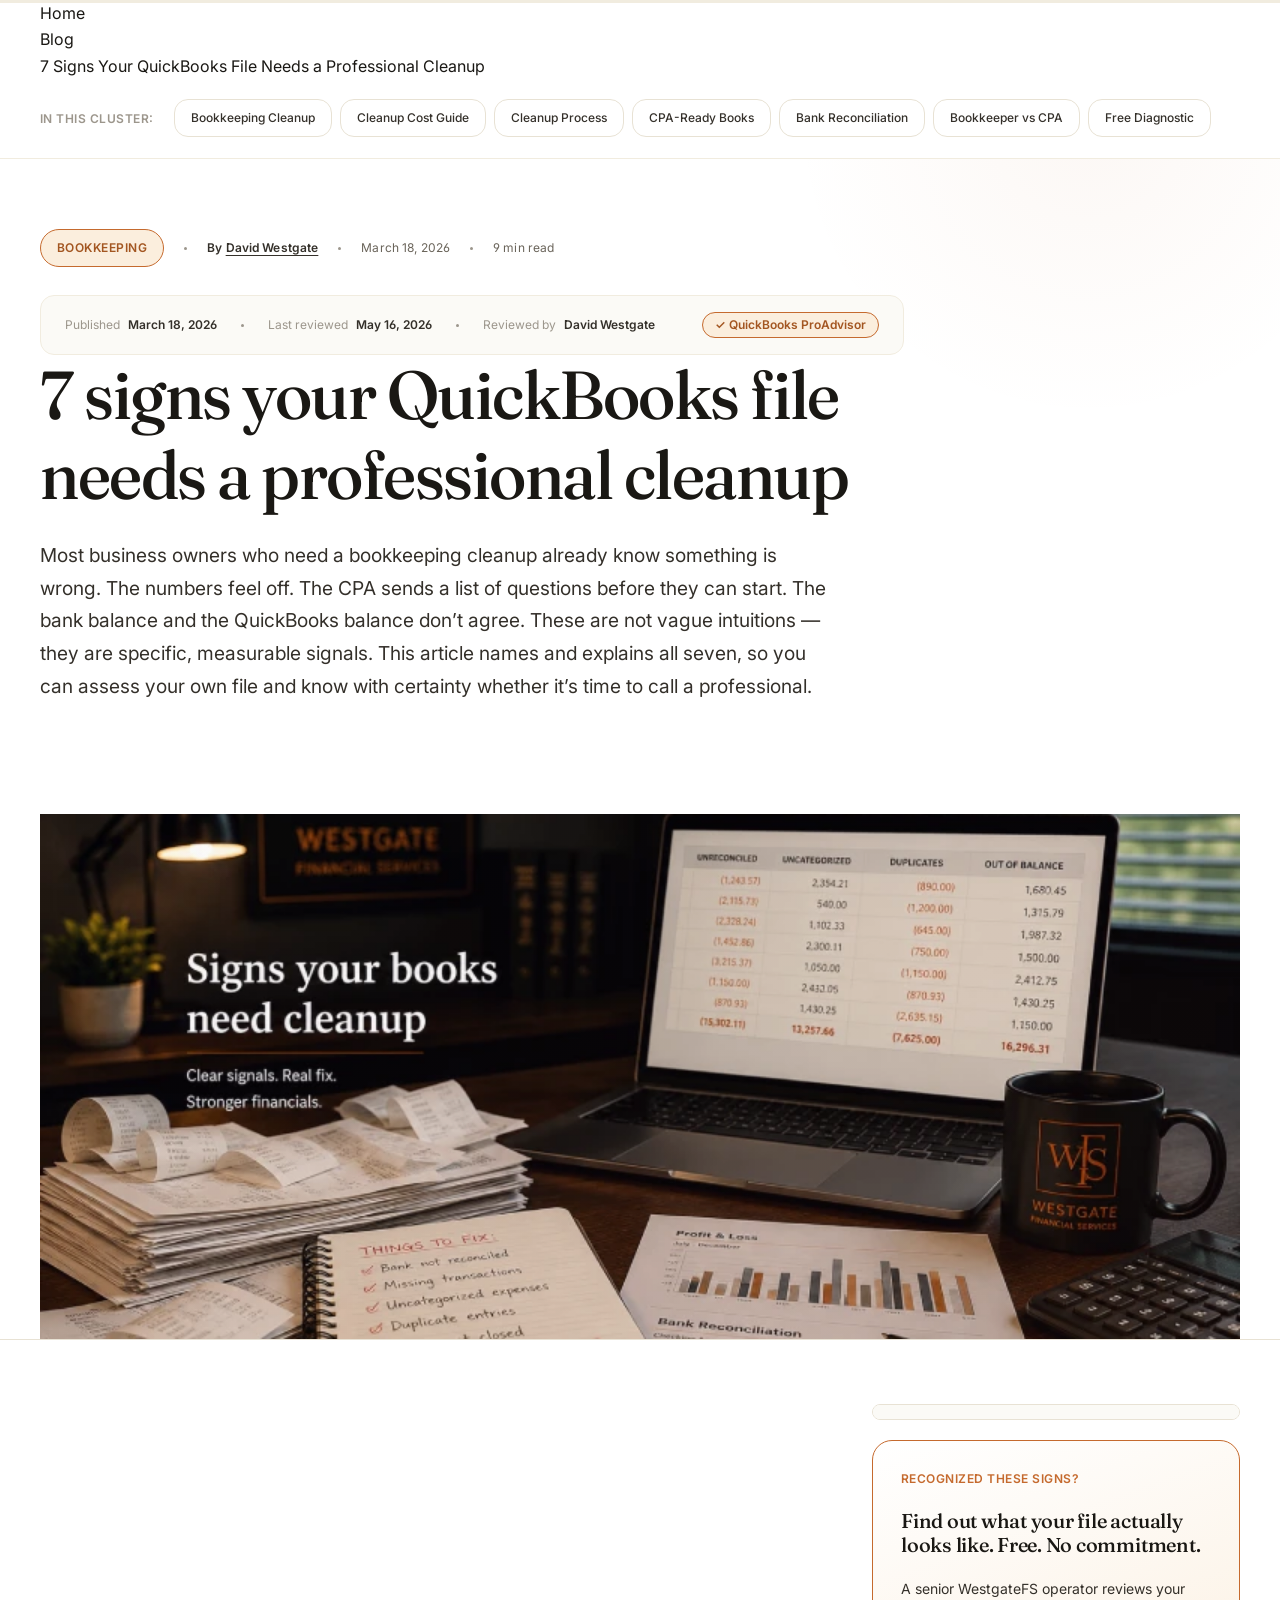
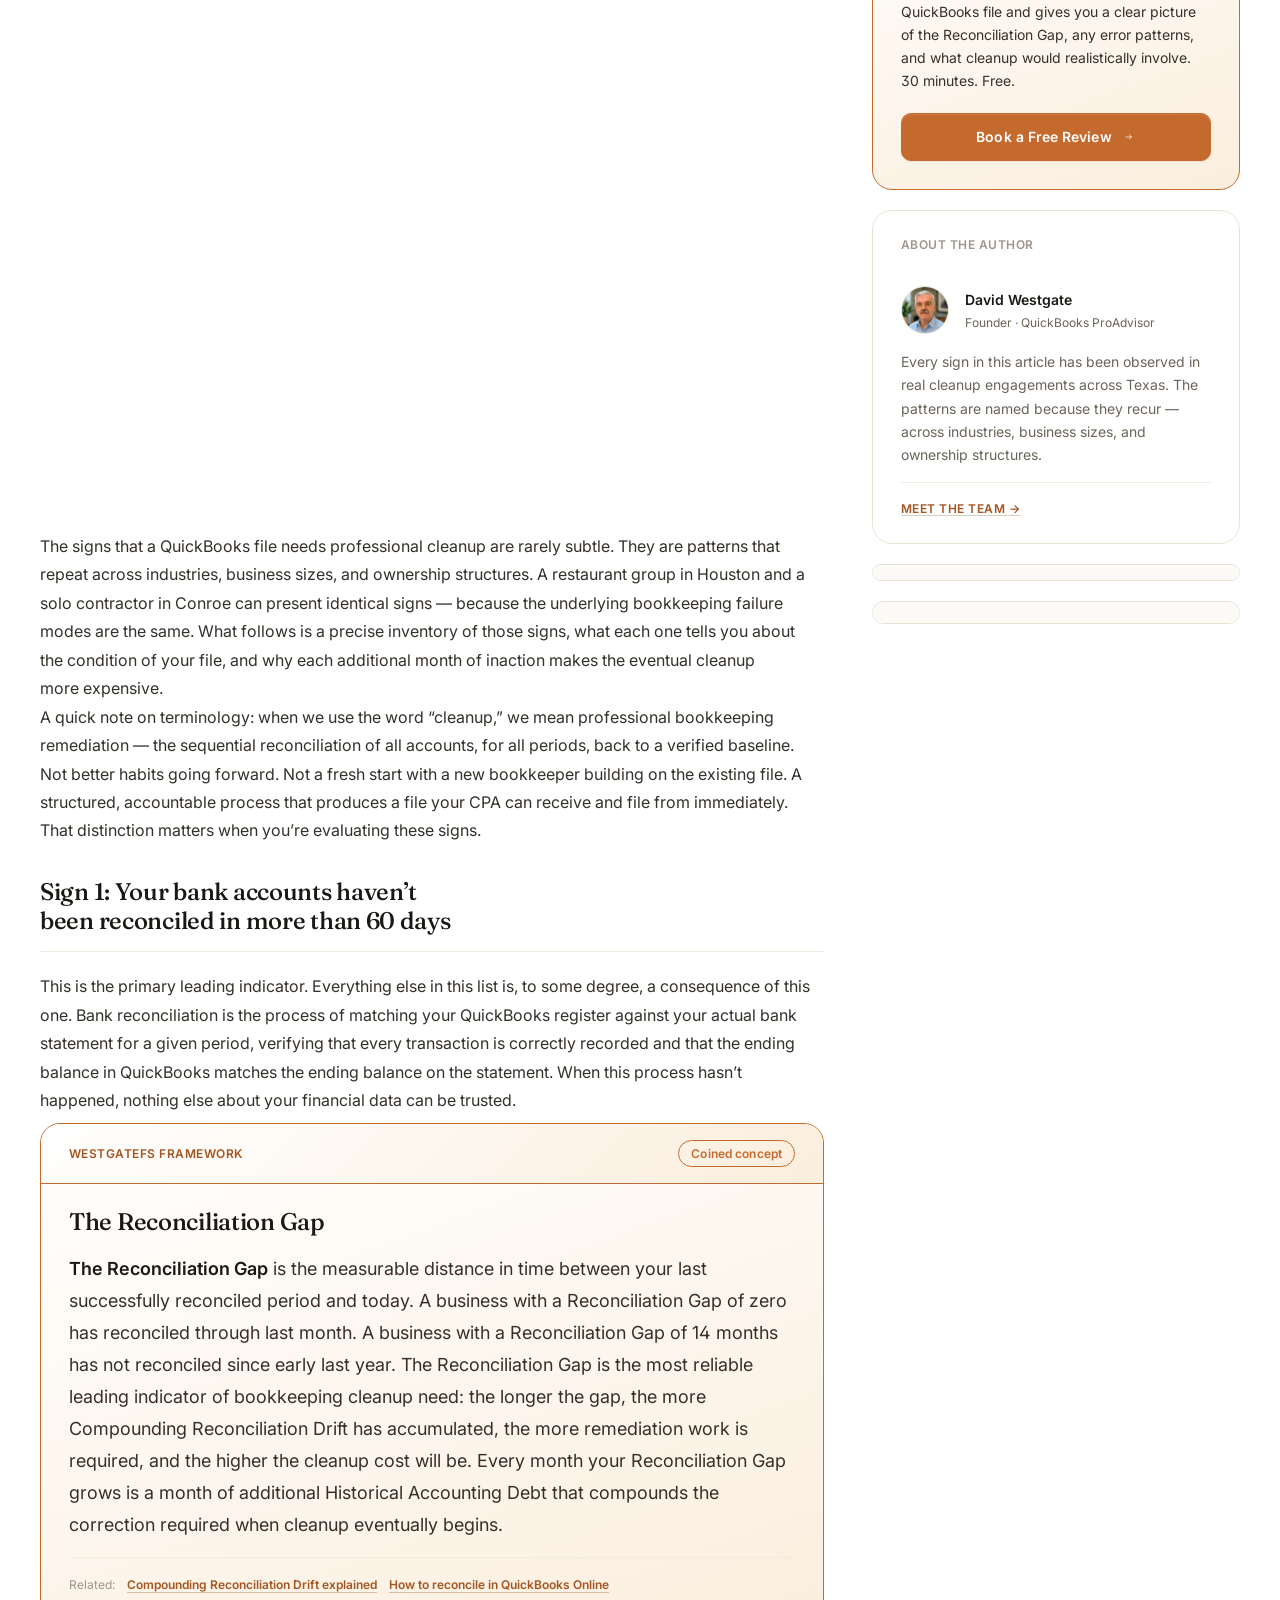
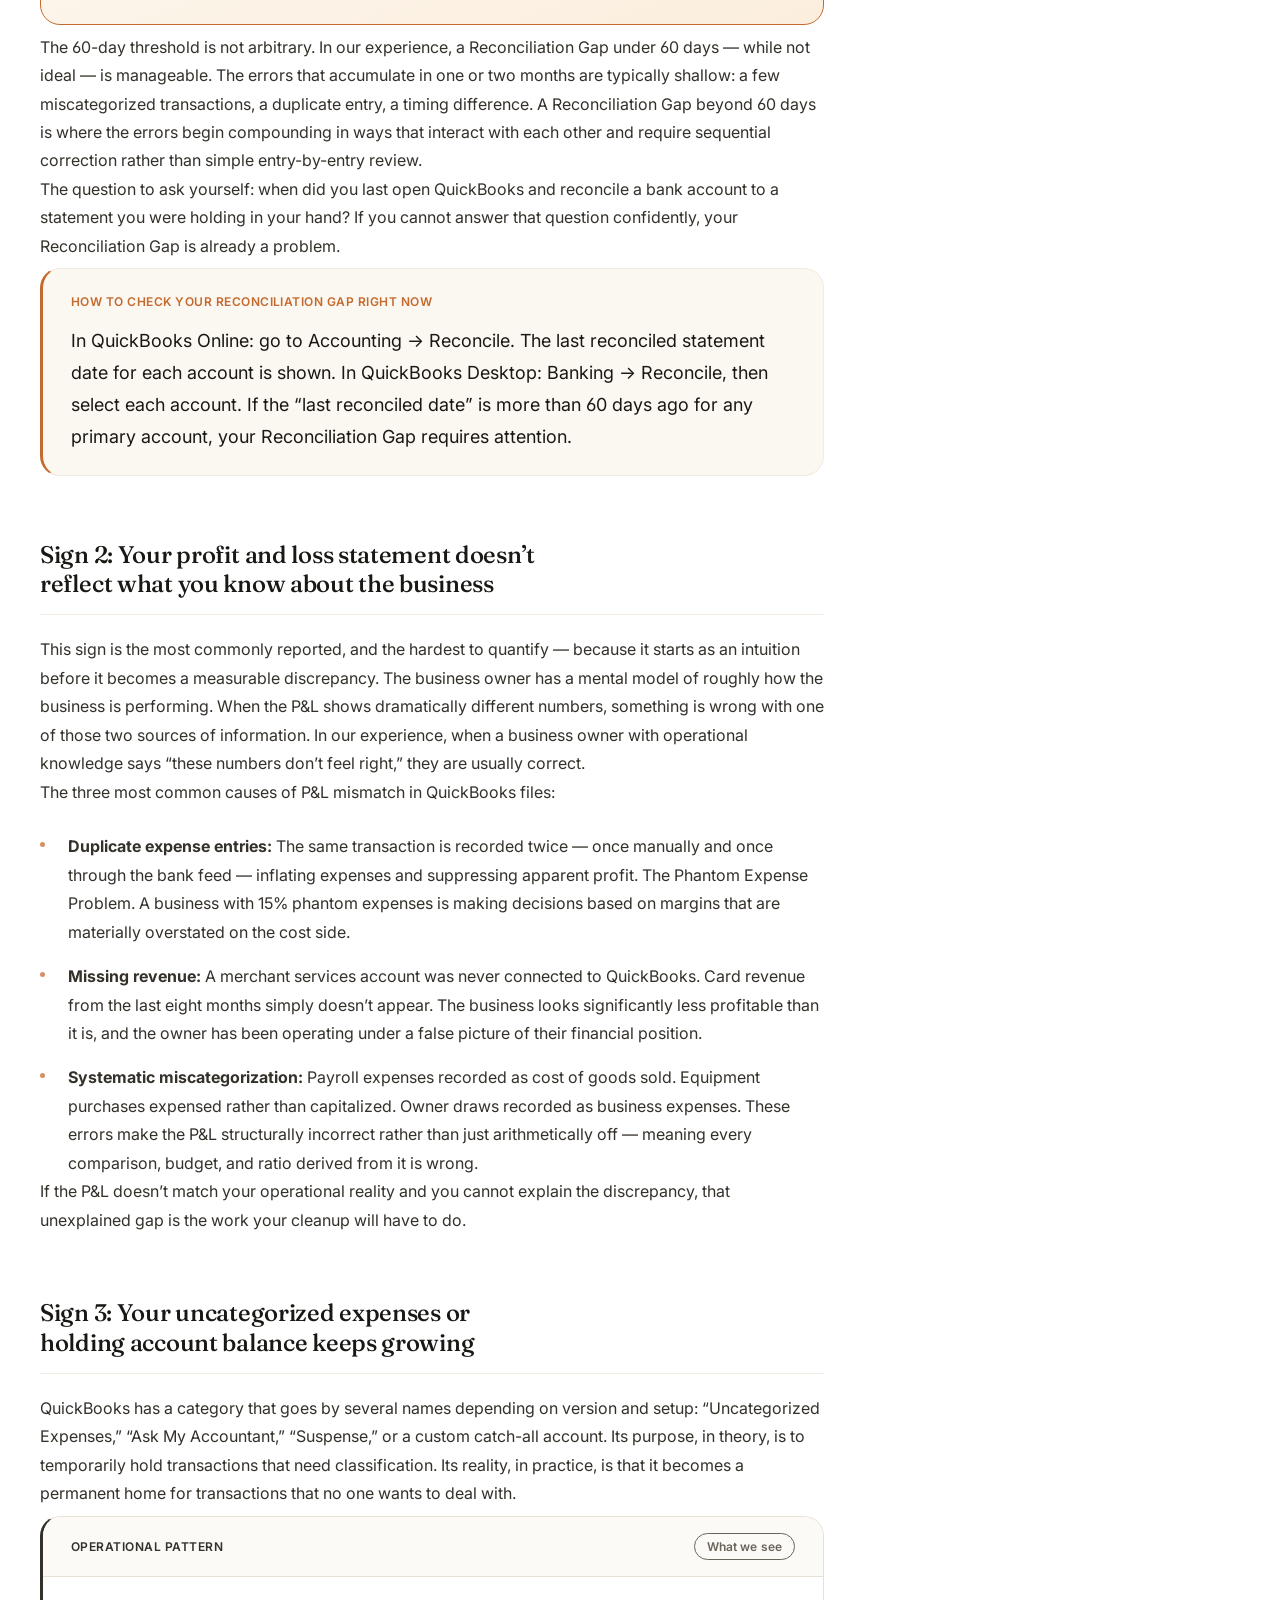
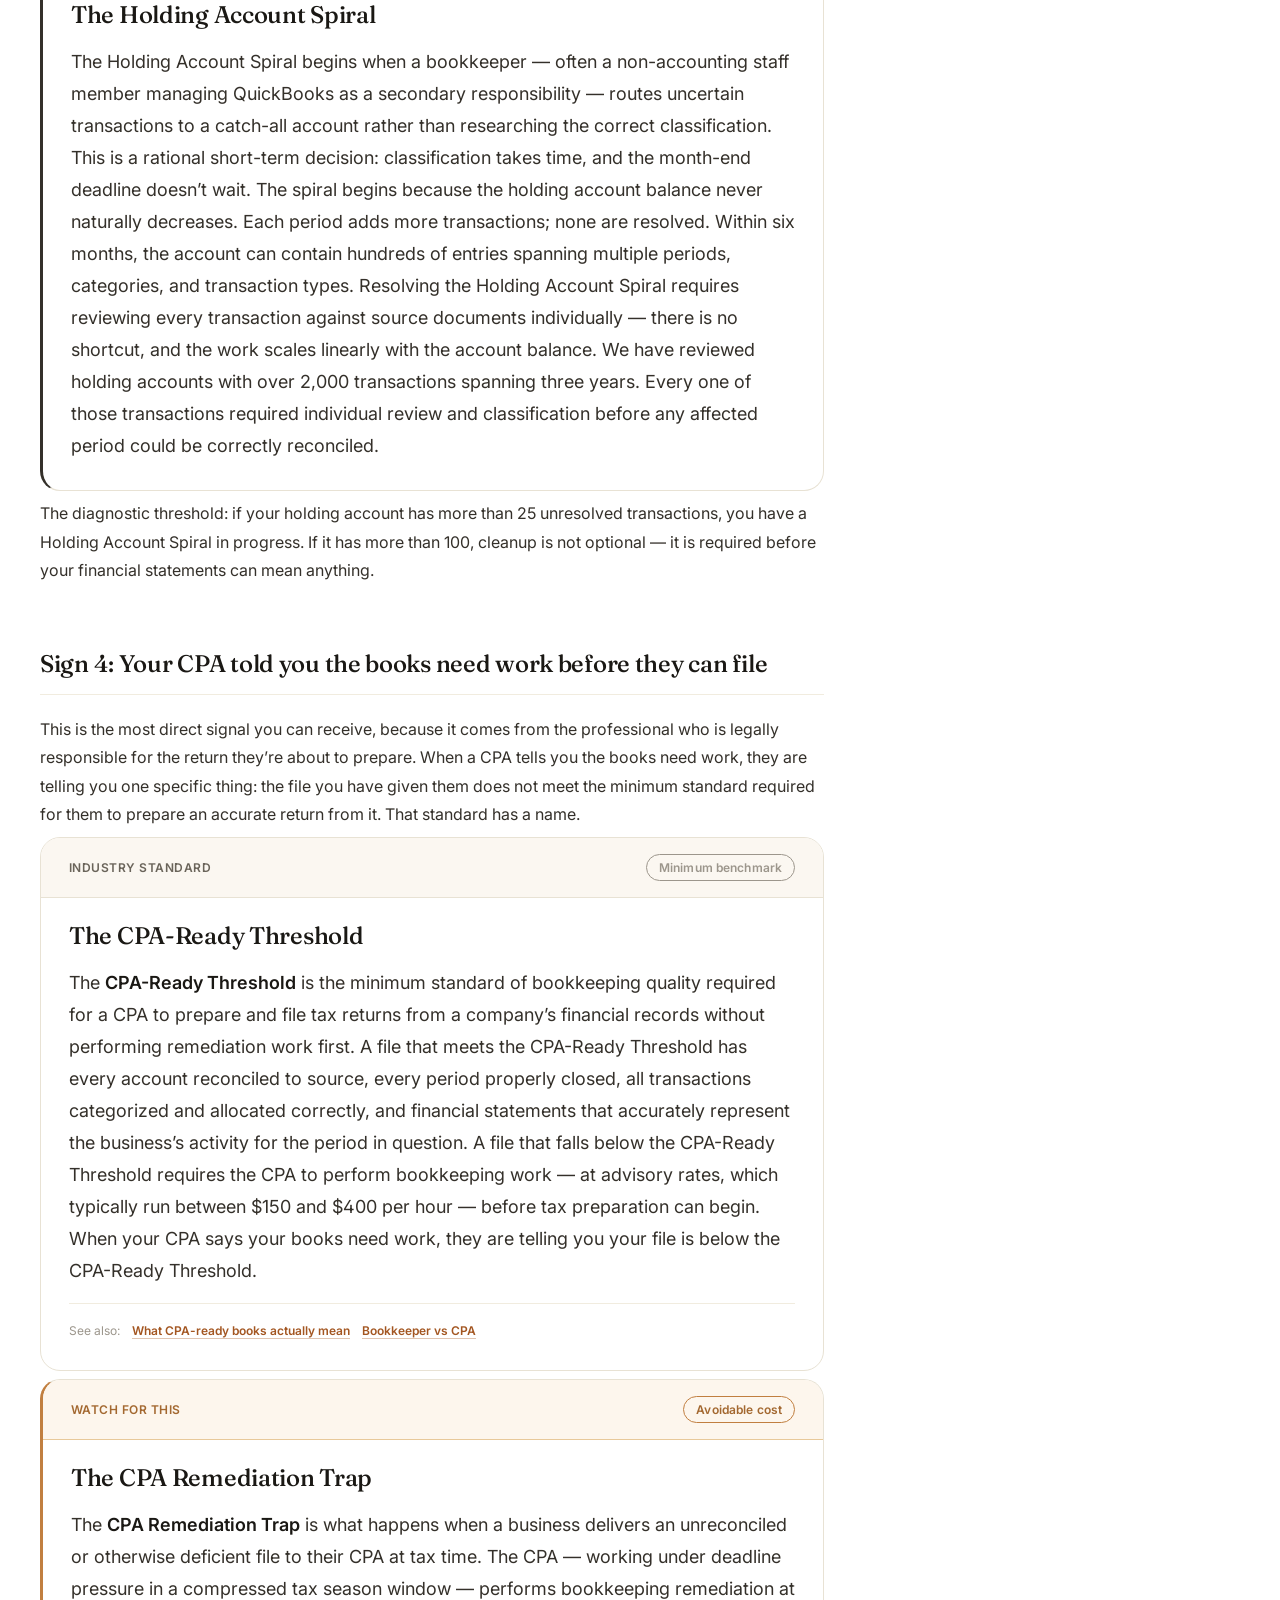
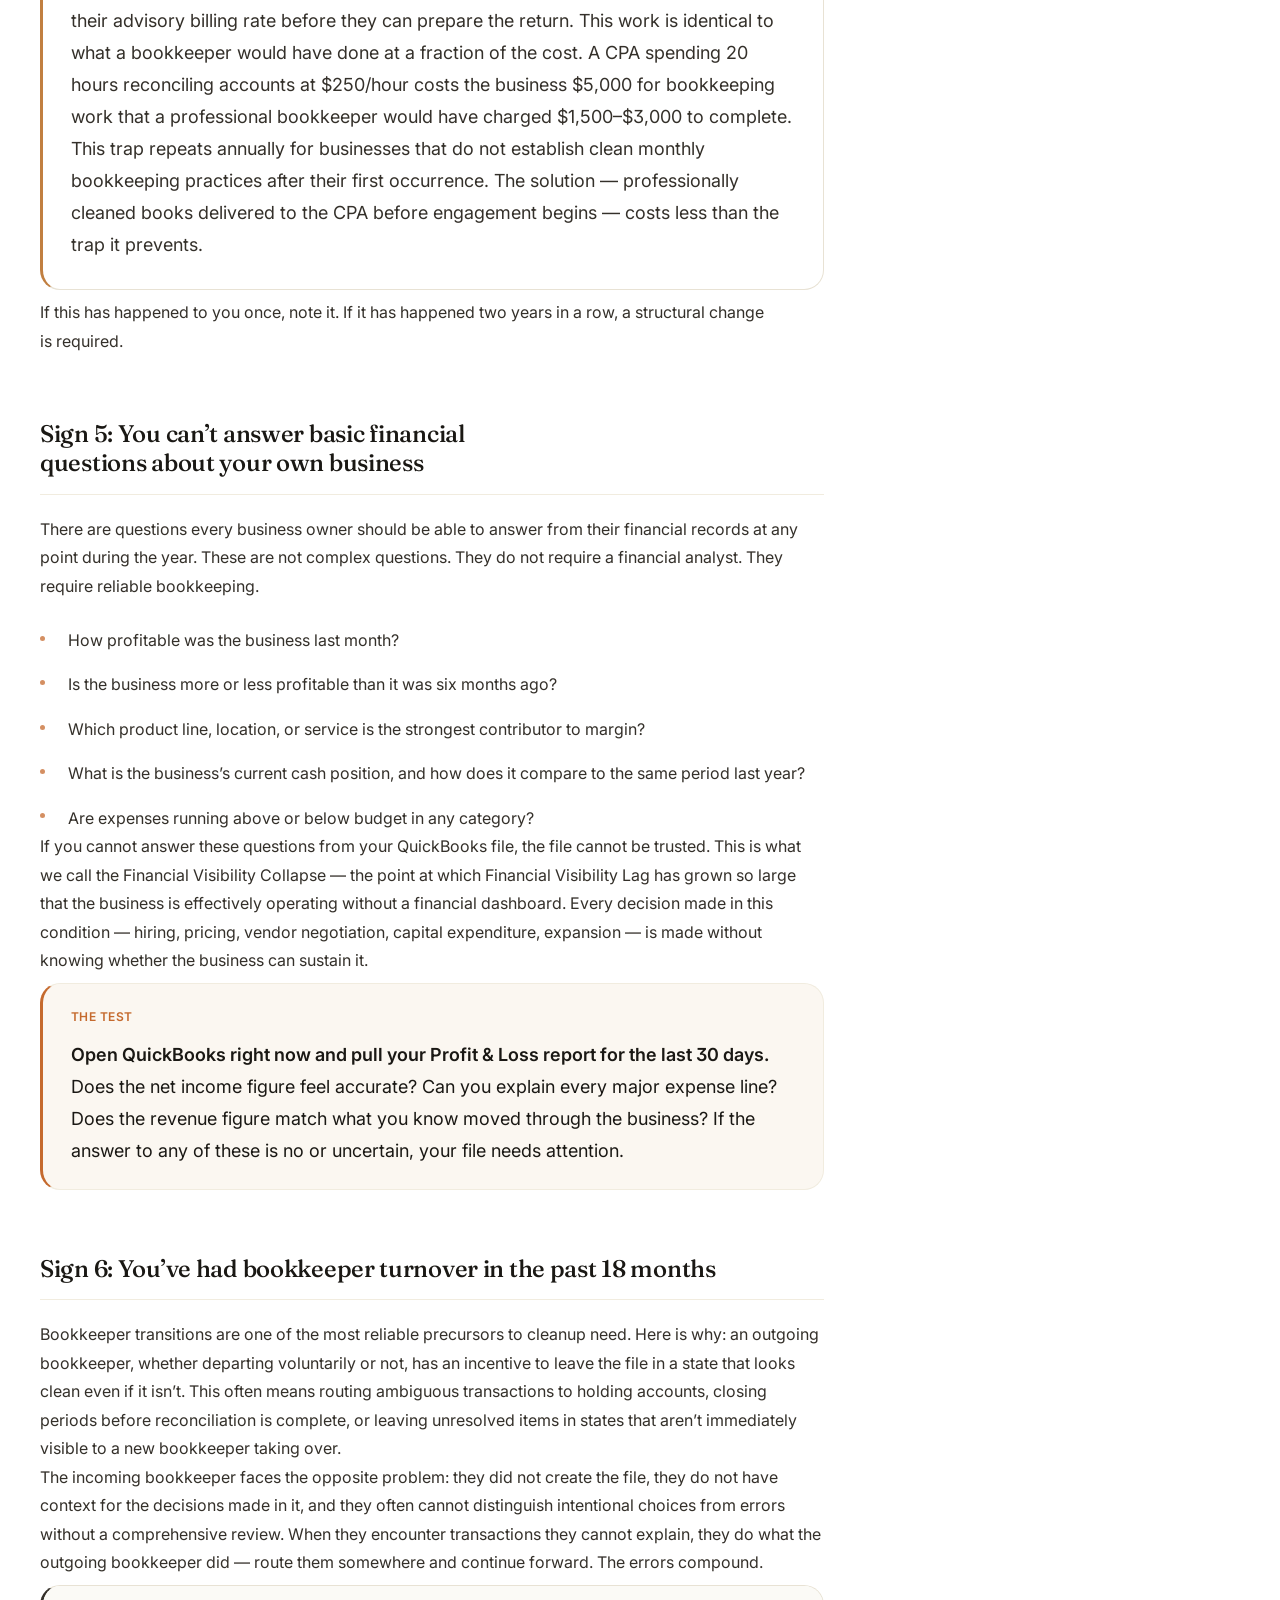
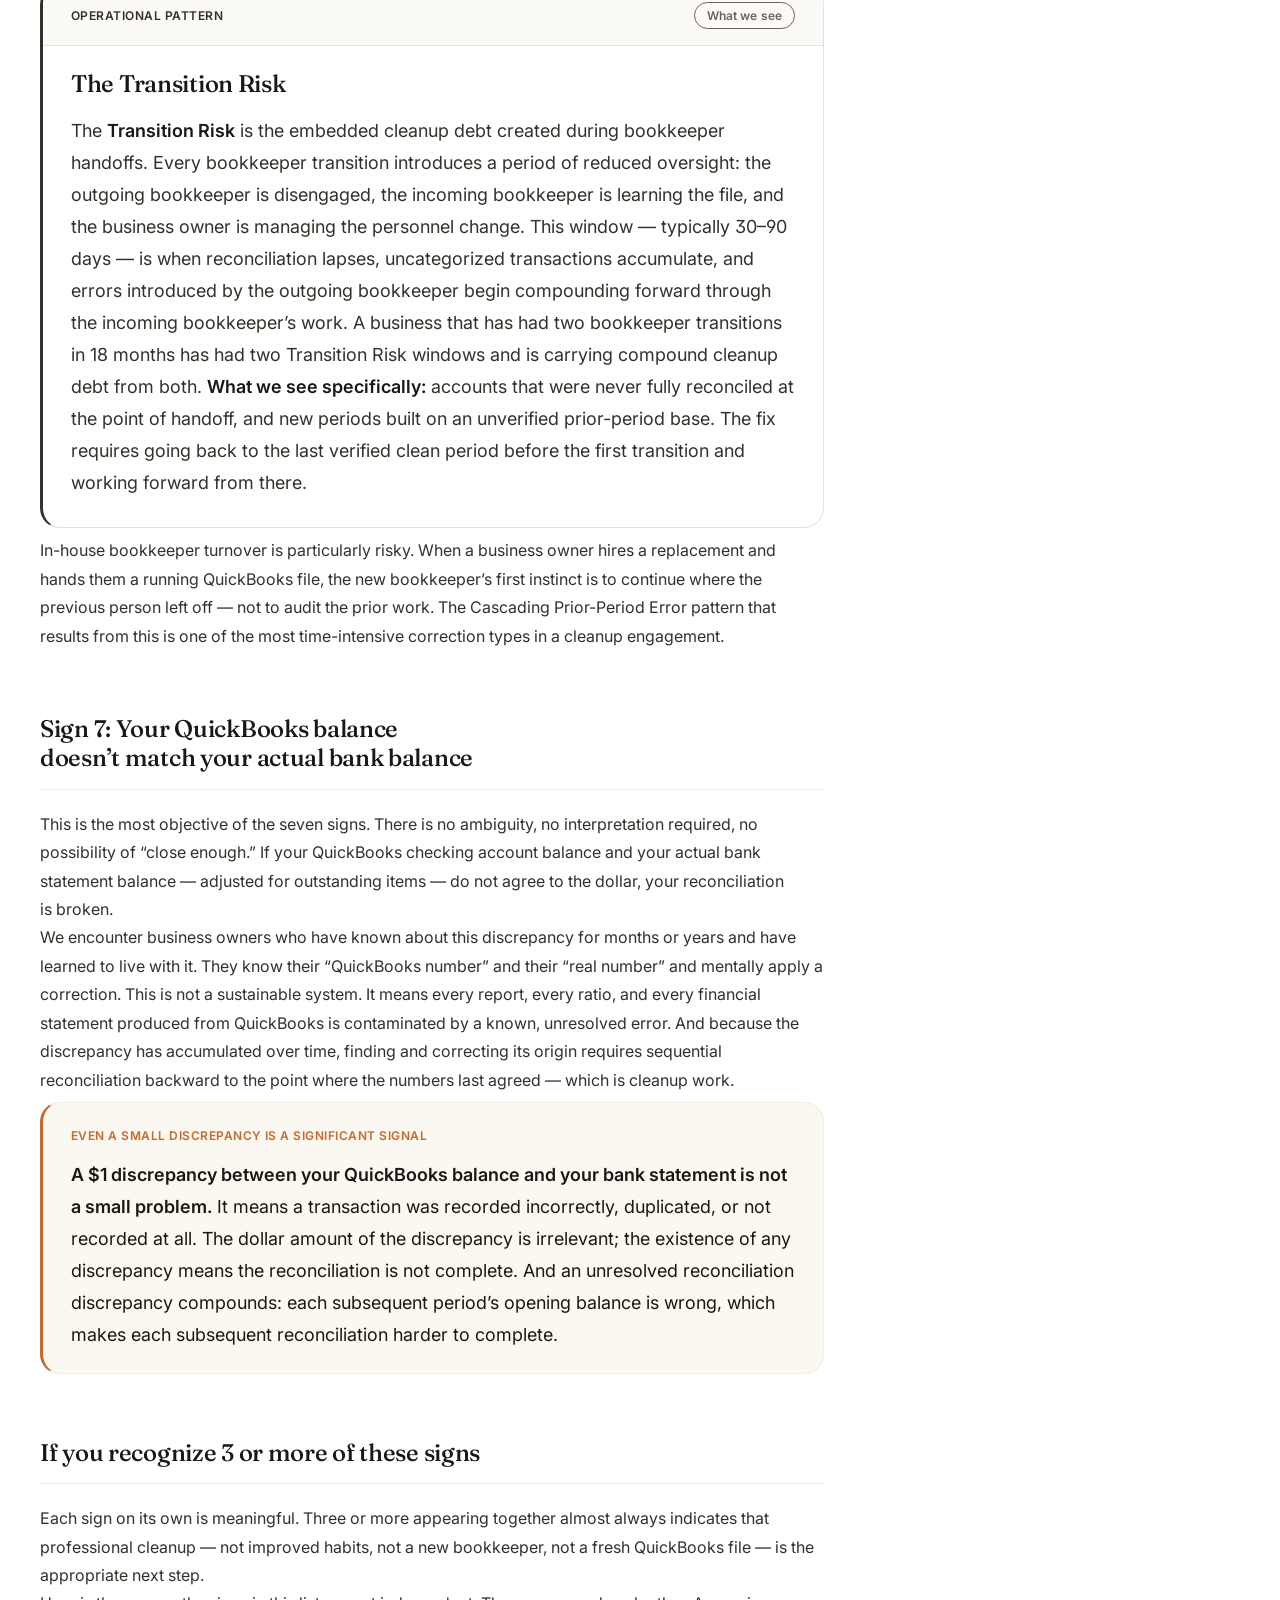
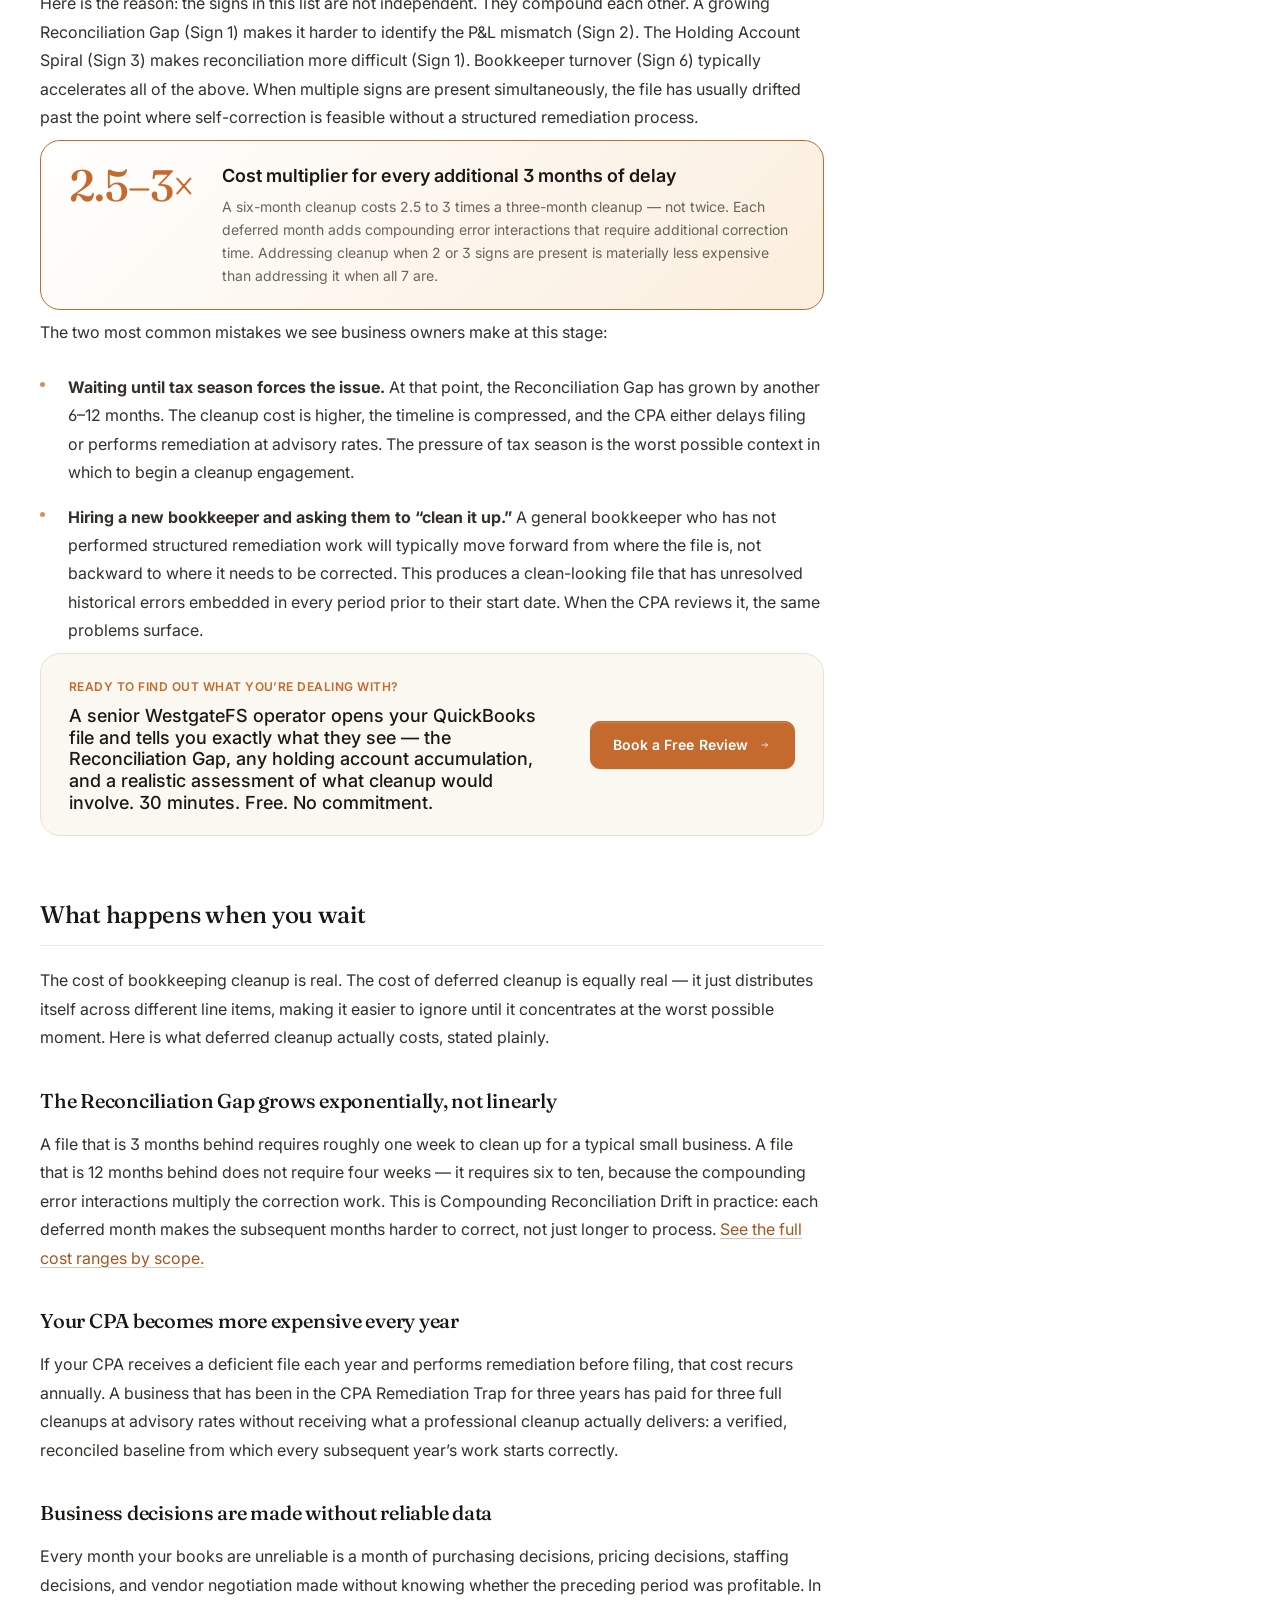
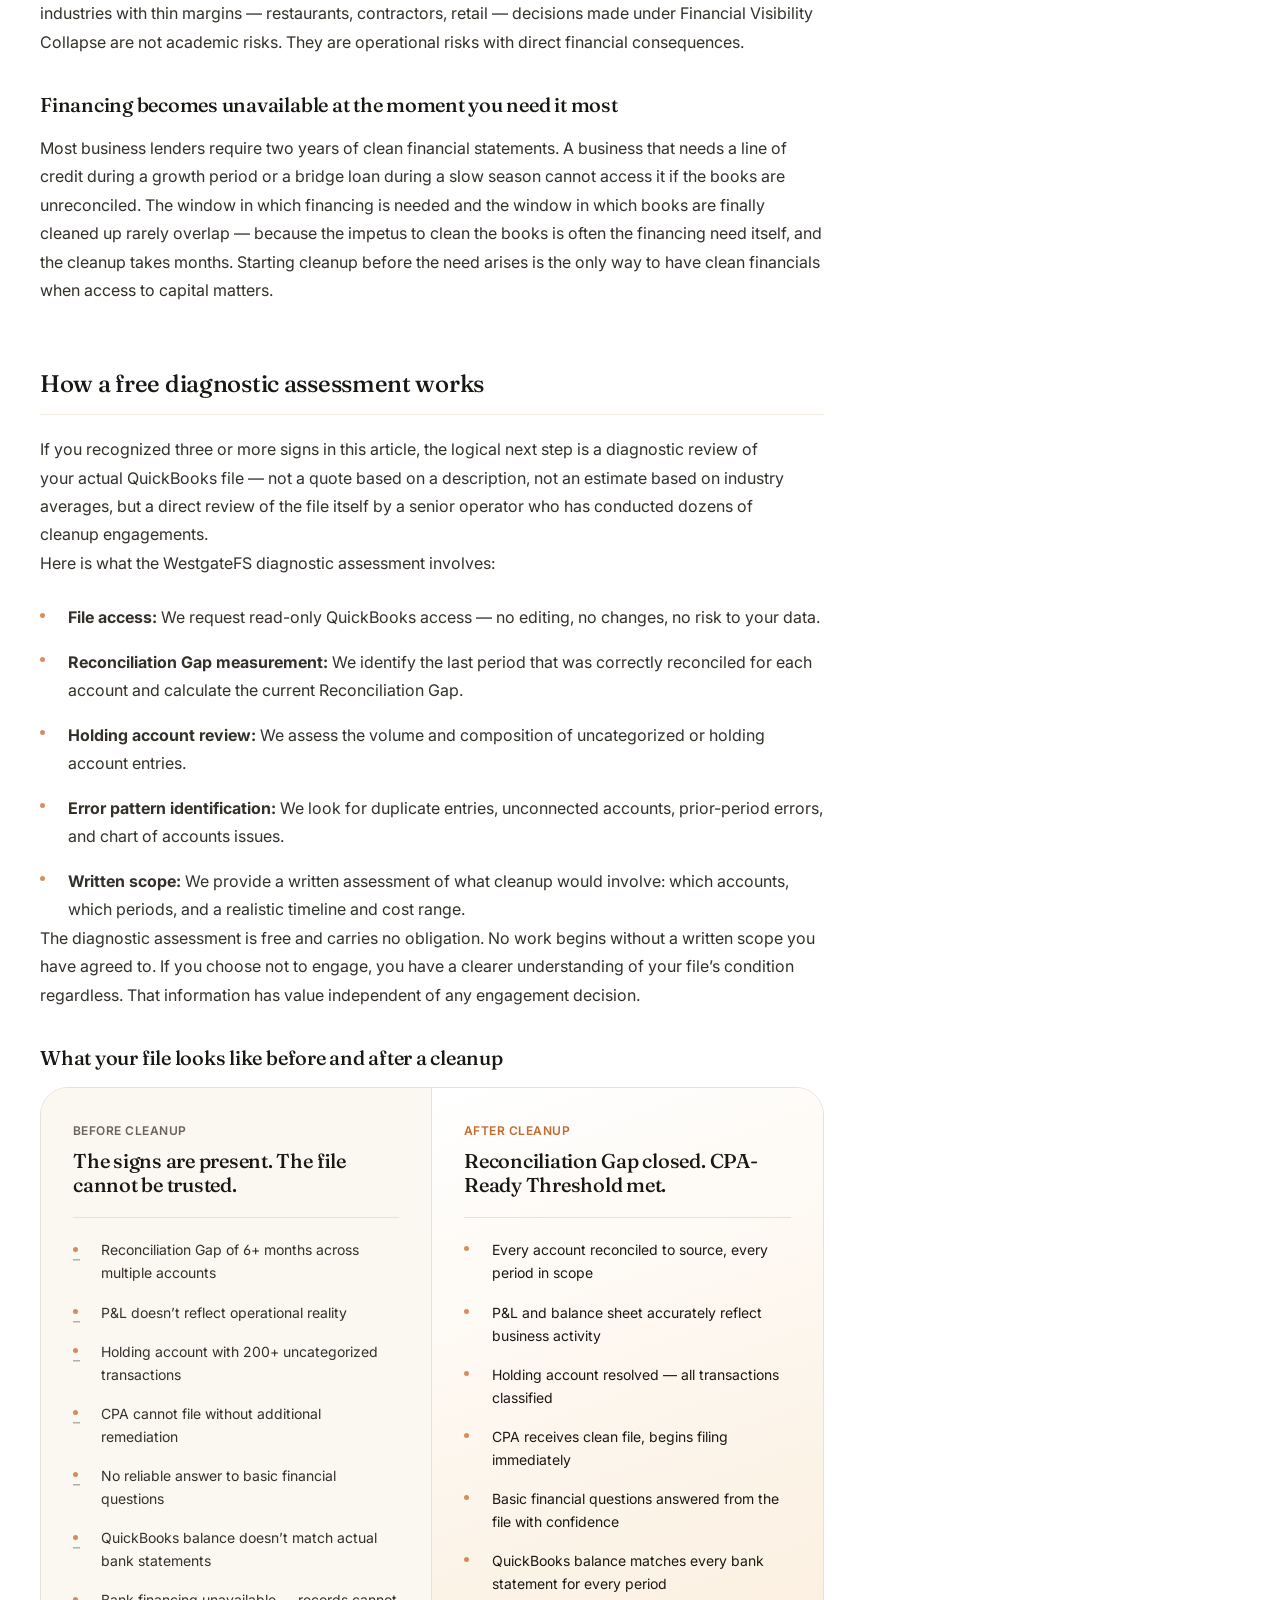
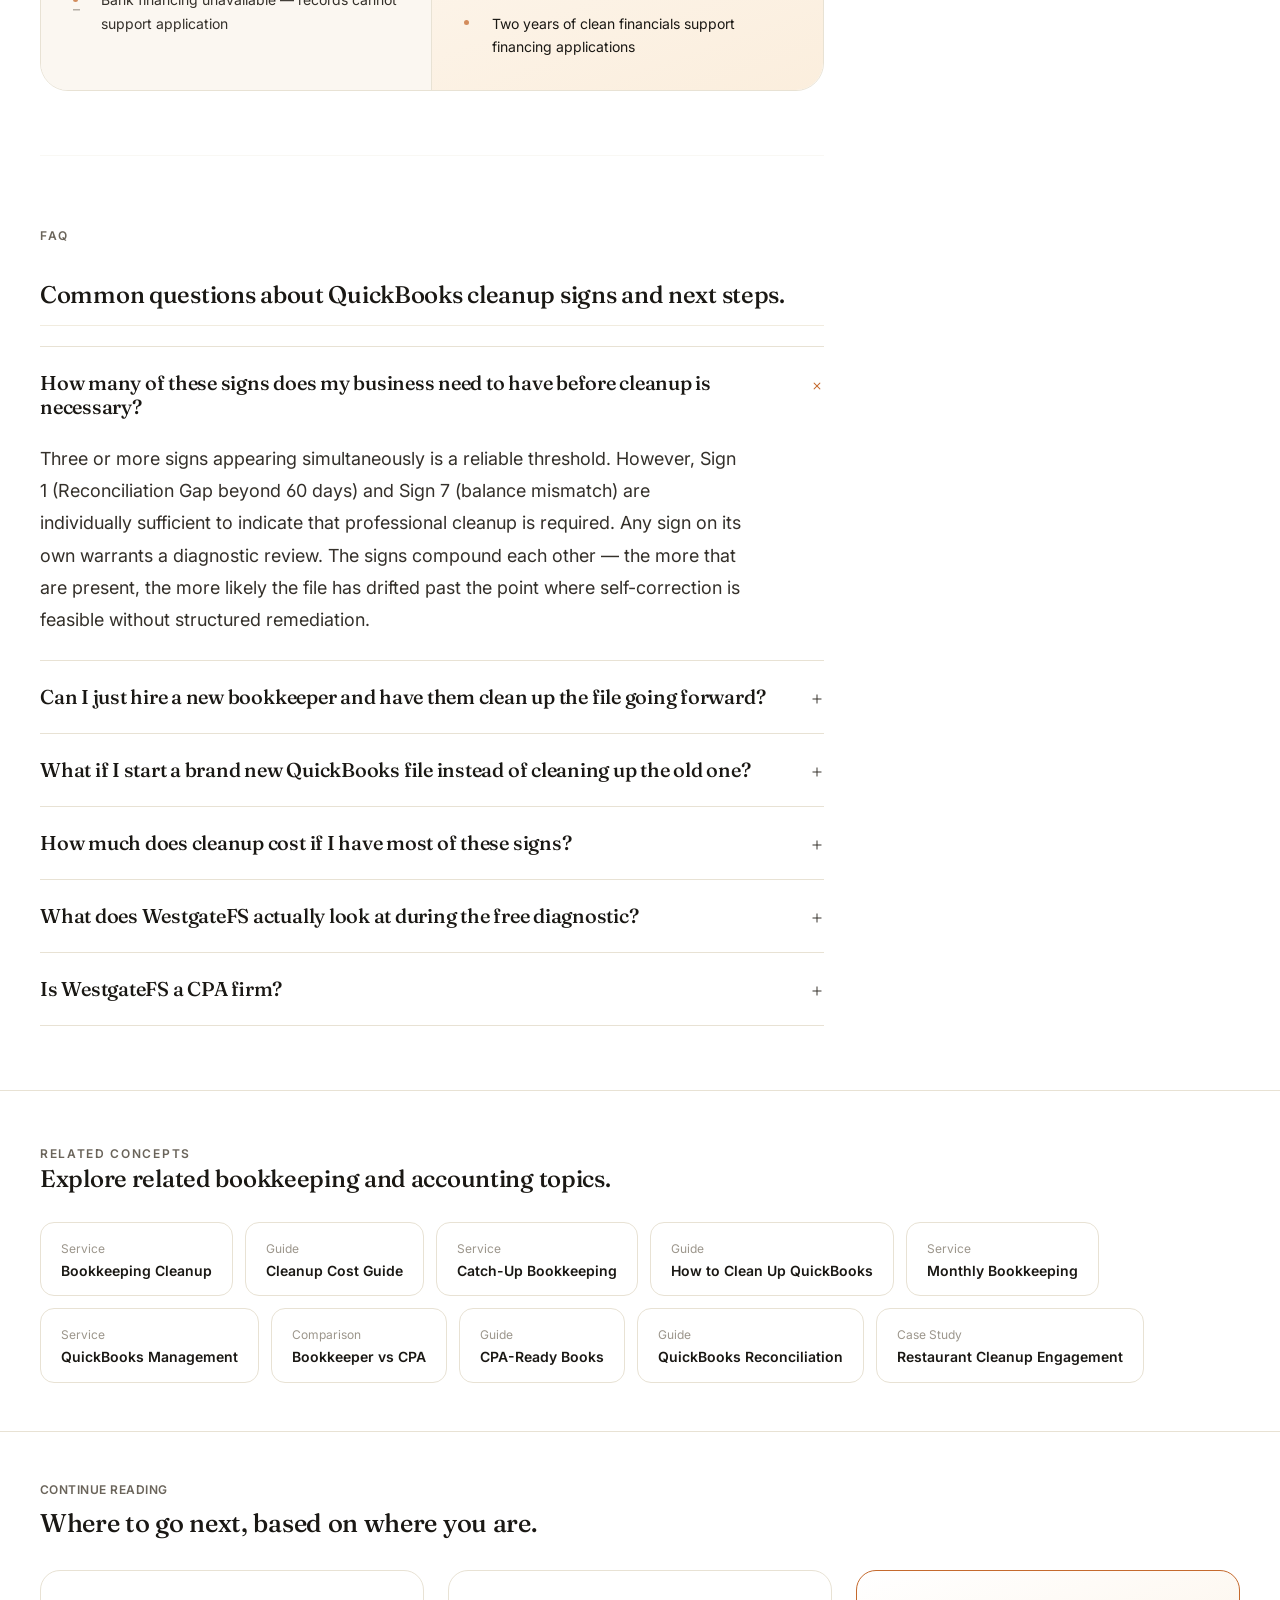
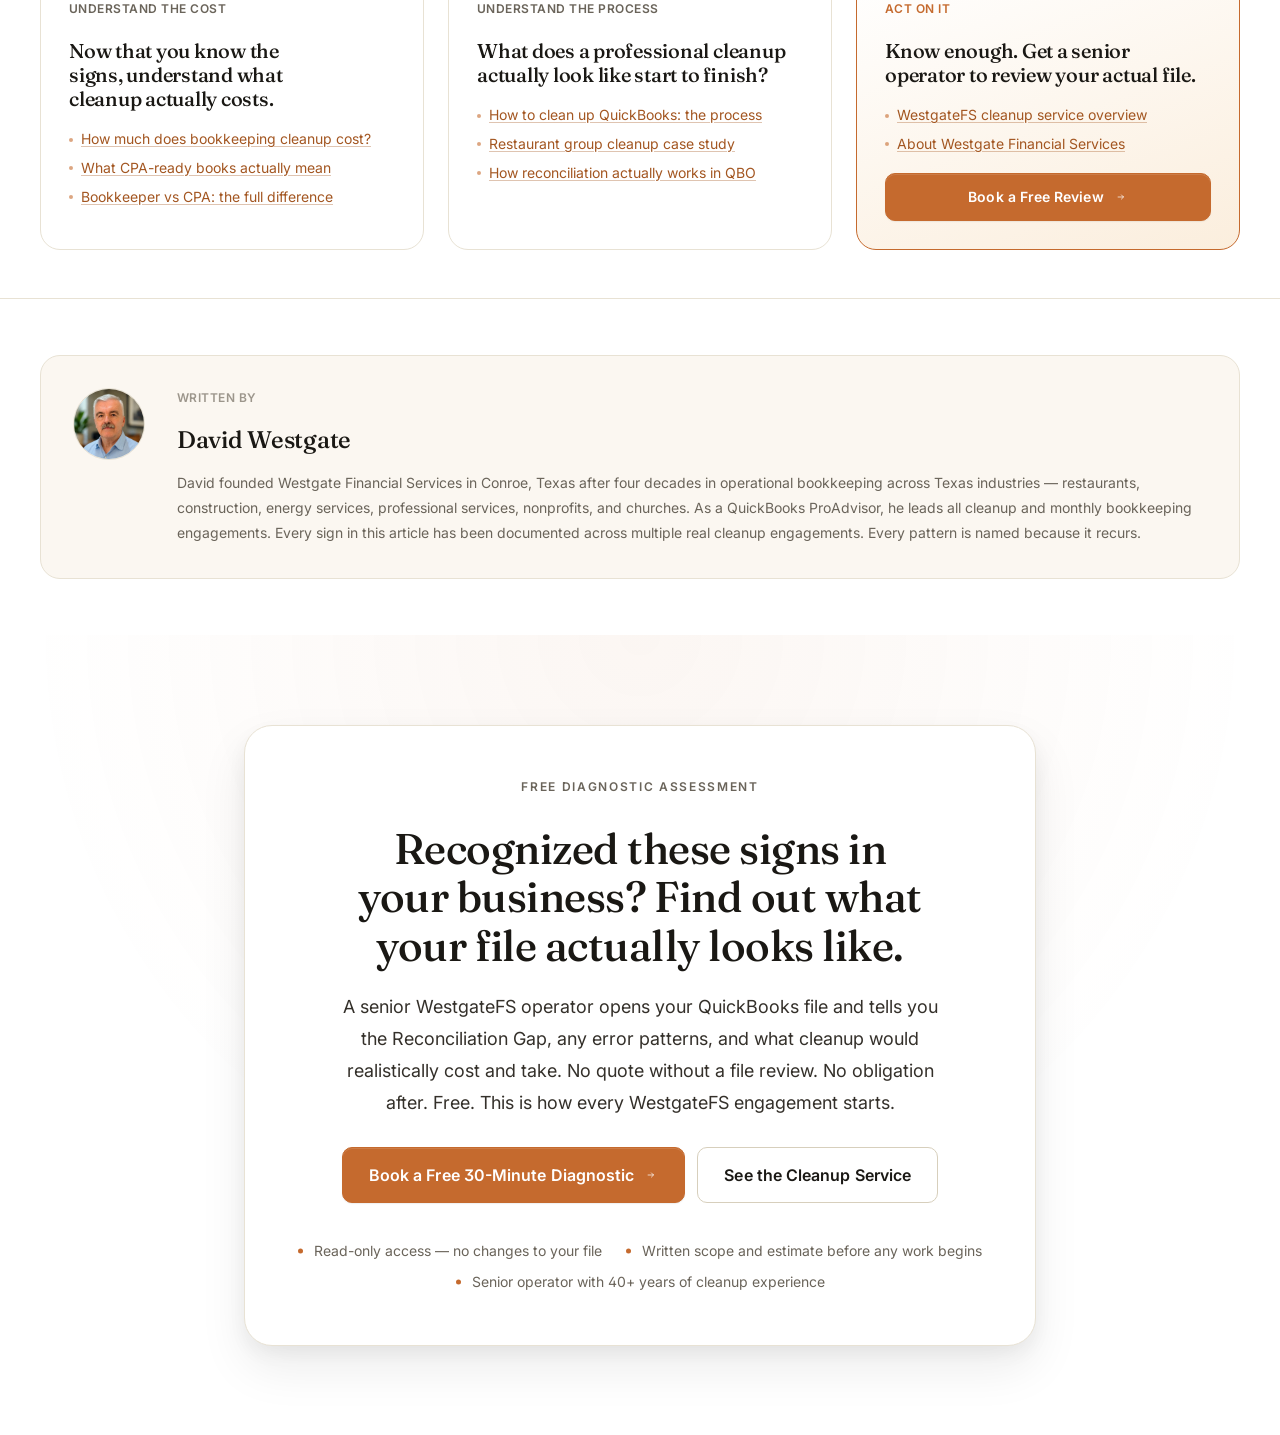
<file: blog/signs-your-books-need-cleanup/index.html>
<!DOCTYPE html>
<html data-bs-theme="light" lang="en">

<head>
    <meta charset="utf-8">
<title>How Much Does Bookkeeping Cleanup Cost? A Practical Guide | WestgateFS</title>
  <link rel="canonical" href="https://westgatefs.com/blog/bookkeeping-cleanup-cost/">
  <meta name="description" content="Bookkeeping cleanup costs $300–$20,000+ depending on months behind, account count, and complexity. Operational patterns, named frameworks, and real cost ranges from a Texas QuickBooks ProAdvisor practice.">

  <meta property="og:type" content="article">
  <meta property="og:title" content="How Much Does Bookkeeping Cleanup Cost? A Practical Guide">
  <meta property="og:description" content="$300–$20,000+ depending on scope. Real operational patterns (Compounding Reconciliation Drift, CPA-Ready Threshold) and cost drivers from a Texas ProAdvisor bookkeeping practice.">
  <meta property="og:url" content="https://westgatefs.com/blog/bookkeeping-cleanup-cost/">
  <meta property="og:image" content="https://westgatefs.com/assets/img/og-head/og-bookkeeping-cleanup-cost.jpg">
  <meta property="og:image:width" content="1200">
  <meta property="og:image:height" content="630">
  <meta property="og:image:alt" content="How much does bookkeeping cleanup cost — WestgateFS operational guide">
  <meta property="og:image:type" content="image/jpeg">
  <meta property="article:published_time" content="REPLACE_ISO_DATE">
  <meta property="article:modified_time" content="REPLACE_ISO_DATE">
  <meta property="article:author" content="https://westgatefs.com/our-team/">
  <meta property="article:section" content="Bookkeeping">
  <meta property="article:tag" content="bookkeeping cleanup">
  <meta property="article:tag" content="QuickBooks cleanup">
  <meta property="article:tag" content="bookkeeping cost">
  <meta property="article:tag" content="catch-up bookkeeping">
  <meta property="article:tag" content="bookkeeping remediation">

  <meta name="twitter:card" content="summary_large_image">
  <meta name="twitter:title" content="How Much Does Bookkeeping Cleanup Cost?">
  <meta name="twitter:description" content="$300–$20,000+ depending on scope. Operational patterns and cost frameworks from a Texas ProAdvisor bookkeeping practice.">

  <link rel="stylesheet" href="/assets/css/blog.css">

  <script type="application/ld+json">
  {
    "@context": "https://schema.org",
    "@graph": [

      {
        "@type": ["WebPage", "BlogPosting"],
        "@id": "https://westgatefs.com/blog/bookkeeping-cleanup-cost/#webpage",
        "url": "https://westgatefs.com/blog/bookkeeping-cleanup-cost/",
        "name": "How Much Does Bookkeeping Cleanup Cost? A Practical Guide | WestgateFS",
        "headline": "How Much Does Bookkeeping Cleanup Cost?",
        "alternativeHeadline": "Bookkeeping Cleanup Cost: Operational Drivers, Real Ranges, and the CPA-Ready Threshold",
        "description": "Bookkeeping cleanup costs range from $300 to $20,000 or more depending on months behind, account count, transaction volume, and business complexity. This guide introduces Compounding Reconciliation Drift, Historical Accounting Debt, Financial Visibility Lag, and the CPA-Ready Threshold as operational frameworks for understanding cleanup cost and value.",
        "inLanguage": "en-US",
        "datePublished": "REPLACE_PUBLISH_DATE",
        "dateModified": "REPLACE_MODIFIED_DATE",
        "wordCount": "REPLACE_WORD_COUNT",
        "timeRequired": "PT11M",
        "articleSection": "Bookkeeping",
        "keywords": [
          "bookkeeping cleanup cost",
          "QuickBooks cleanup cost",
          "how much does bookkeeping cleanup cost",
          "bookkeeping cleanup pricing",
          "catch-up bookkeeping cost",
          "bookkeeping remediation cost",
          "CPA-ready books",
          "historical bookkeeping cleanup",
          "Texas bookkeeping",
          "QuickBooks ProAdvisor Texas"
        ],
        "isPartOf": { "@id": "https://westgatefs.com/#website" },
        "author": { "@id": "https://westgatefs.com/#david-westgate" },
        "publisher": { "@id": "https://westgatefs.com/#organization" },
        "about": [
          { "@id": "https://westgatefs.com/#service-bookkeeping" },
          { "@type": "Thing", "name": "Bookkeeping Cleanup",       "description": "The process of reconciling unreconciled financial records back to a clean baseline, correcting errors, and delivering CPA-ready books." },
          { "@type": "Thing", "name": "QuickBooks Cleanup",        "description": "Remediation of a QuickBooks Online or Desktop file that has fallen behind on reconciliation, contains errors, or does not meet CPA-ready standards." },
          { "@type": "Thing", "name": "Bank Reconciliation",       "description": "The process of matching a company's internal financial records against bank statements to verify accuracy and completeness for every period." },
          { "@type": "Thing", "name": "CPA-Ready Books",           "description": "Financial records that meet the minimum standard required for a CPA to prepare and file tax returns without performing additional remediation work." },
          { "@type": "Thing", "name": "Catch-Up Bookkeeping",      "description": "Bookkeeping performed for past periods that were not maintained in real time, bringing records current from a defined prior date." },
          { "@type": "Thing", "name": "Compounding Reconciliation Drift", "description": "The progressive divergence between a company's QuickBooks file and its actual financial reality that occurs when reconciliation is deferred month over month, with each month's errors compounding the next." },
          { "@type": "Thing", "name": "Historical Accounting Debt","description": "The body of bookkeeping work that exists but has not been performed — months or years of unreconciled accounts, uncategorized transactions, and unverified balances that compound like financial debt." },
          { "@type": "Thing", "name": "CPA-Ready Threshold",       "description": "The minimum standard of bookkeeping quality required for a CPA to prepare and file tax returns from a company's books without performing remediation work first." }
        ],
        "mentions": [
          { "@id": "https://westgatefs.com/bookkeeping/cleanup/" },
          { "@id": "https://westgatefs.com/#organization" },
          { "@id": "https://westgatefs.com/#david-westgate" },
          { "@id": "https://westgatefs.com/#service-bookkeeping" }
        ],
        "breadcrumb": { "@id": "https://westgatefs.com/blog/bookkeeping-cleanup-cost/#breadcrumb" },
        "image": {
          "@type": "ImageObject",
          "@id": "https://westgatefs.com/blog/bookkeeping-cleanup-cost/#image-hero",
          "url": "https://westgatefs.com/assets/img/blog/bookkeeping-cleanup-cost/wfs-cleanup-cost-cover.jpg",
          "width": 1600, "height": 700,
          "caption": "How much does bookkeeping cleanup cost — WestgateFS operational guide, Conroe TX"
        },
        "speakable": {
          "@type": "SpeakableSpecification",
          "cssSelector": [".wfs-blog-hero__deck", ".wfs-blog-summary", ".wfs-definition-block__text", "h1", "h2"]
        }
      },

      {
        "@type": "BreadcrumbList",
        "@id": "https://westgatefs.com/blog/bookkeeping-cleanup-cost/#breadcrumb",
        "itemListElement": [
          { "@type": "ListItem", "position": 1, "name": "Home",  "item": "https://westgatefs.com/" },
          { "@type": "ListItem", "position": 2, "name": "Blog",  "item": "https://westgatefs.com/blog/" },
          { "@type": "ListItem", "position": 3, "name": "How Much Does Bookkeeping Cleanup Cost?",
            "item": "https://westgatefs.com/blog/bookkeeping-cleanup-cost/" }
        ]
      },

      {
        "@type": "Person",
        "@id": "https://westgatefs.com/#david-westgate",
        "name": "David Westgate",
        "givenName": "David", "familyName": "Westgate",
        "jobTitle": "Founder",
        "worksFor": { "@id": "https://westgatefs.com/#organization" },
        "url": "https://westgatefs.com/our-team/",
        "hasCredential": {
          "@type": "EducationalOccupationalCredential",
          "name": "QuickBooks ProAdvisor",
          "credentialCategory": "Professional Certification",
          "recognizedBy": { "@type": "Organization", "name": "Intuit" }
        },
        "knowsAbout": [
          "Bookkeeping Cleanup", "Catch-Up Bookkeeping", "QuickBooks Online",
          "QuickBooks Desktop", "Bank Reconciliation", "Monthly Bookkeeping Close",
          "CPA-Ready Financial Reporting", "Bookkeeping Remediation",
          "Historical Accounting Cleanup", "Outsourced Bookkeeping",
          "Texas Small Business Bookkeeping", "Restaurant Bookkeeping",
          "Contractor Bookkeeping", "Nonprofit Bookkeeping"
        ],
        "areaServed": { "@type": "State", "name": "Texas", "addressCountry": "US" }
      }

    ]
  }
  </script>
    <meta name="viewport" content="width=device-width, initial-scale=1.0, shrink-to-fit=no">

    <link rel="stylesheet" href="../../assets/bootstrap/css/bootstrap.min.css">
    <link rel="stylesheet" href="../../assets/css/blog.css">
    <link rel="stylesheet" href="../../assets/css/global.css">
    <link rel="stylesheet" href="https://fonts.googleapis.com/css2?family=Fraunces:opsz,wght@9..144,400;9..144,500;9..144,600&amp;family=Inter:wght@400;500;600;700&amp;display=swap">
</head>

<body><!-- ============================================================
    PAGE HEAD — /blog/signs-your-books-need-cleanup/
    Paste inside <head> after global head block, before </head>
  ============================================================ -->

  <title>7 Signs Your QuickBooks File Needs a Professional Cleanup | WestgateFS</title>
  <link rel="canonical" href="https://westgatefs.com/blog/signs-your-books-need-cleanup/">
  <meta name="description" content="Seven specific, operational signs that your QuickBooks file has drifted past the point of self-correction and needs professional bookkeeping cleanup. Written by a Texas QuickBooks ProAdvisor practice with 40+ years of direct engagement experience.">

  <meta property="og:type" content="article">
  <meta property="og:title" content="7 Signs Your QuickBooks File Needs a Professional Cleanup">
  <meta property="og:description" content="The reconciliation gap. The holding account spiral. The P&L mismatch. Seven signs that your QuickBooks file needs cleanup — and what each one costs you every month you wait.">
  <meta property="og:url" content="https://westgatefs.com/blog/signs-your-books-need-cleanup/">
  <meta property="og:image" content="https://westgatefs.com/assets/img/og-head/og-signs-cleanup.jpg">
  <meta property="og:image:width" content="1200">
  <meta property="og:image:height" content="630">
  <meta property="og:image:alt" content="7 signs your QuickBooks file needs a professional cleanup — WestgateFS operational guide">
  <meta property="og:image:type" content="image/jpeg">
  <meta property="article:published_time" content="2026-03-18">
  <meta property="article:modified_time" content="2026-05-16">
  <meta property="article:author" content="https://westgatefs.com/our-team/">
  <meta property="article:section" content="Bookkeeping">
  <meta property="article:tag" content="QuickBooks cleanup">
  <meta property="article:tag" content="bookkeeping cleanup signs">
  <meta property="article:tag" content="QuickBooks reconciliation">
  <meta property="article:tag" content="messy books">
  <meta property="article:tag" content="Texas bookkeeping">

  <meta name="twitter:card" content="summary_large_image">
  <meta name="twitter:title" content="7 Signs Your QuickBooks File Needs a Professional Cleanup">
  <meta name="twitter:description" content="The reconciliation gap. The holding account spiral. The P&L mismatch. Seven signs that tell you it's time to call a professional.">

  <link rel="stylesheet" href="/assets/css/blog.css">

  <script type="application/ld+json">
  {
    "@context": "https://schema.org",
    "@graph": [

      {
        "@type": ["WebPage", "BlogPosting"],
        "@id": "https://westgatefs.com/blog/signs-your-books-need-cleanup/#webpage",
        "url": "https://westgatefs.com/blog/signs-your-books-need-cleanup/",
        "name": "7 Signs Your QuickBooks File Needs a Professional Cleanup | WestgateFS",
        "headline": "7 Signs Your QuickBooks File Needs a Professional Cleanup",
        "alternativeHeadline": "How to Know When Your Books Have Gone Past Self-Correction",
        "description": "Seven specific operational signs that your QuickBooks file has drifted past the point of self-correction: the reconciliation gap, the holding account spiral, the P&L mismatch, the CPA remediation trap, the visibility collapse, bookkeeper transition risk, and the balance mismatch. Written by a Texas QuickBooks ProAdvisor practice.",
        "inLanguage": "en-US",
        "datePublished": "2026-03-18",
        "dateModified": "2026-05-16",
        "timeRequired": "PT9M",
        "articleSection": "Bookkeeping",
        "keywords": [
          "signs your QuickBooks needs cleanup",
          "signs books need cleanup",
          "QuickBooks cleanup signs",
          "when to clean up QuickBooks",
          "how to know if your books need cleanup",
          "QuickBooks reconciliation problems",
          "messy QuickBooks file",
          "Texas bookkeeping cleanup",
          "QuickBooks ProAdvisor Texas",
          "Reconciliation Gap",
          "Holding Account Spiral",
          "CPA-Ready Threshold"
        ],
        "isPartOf": { "@id": "https://westgatefs.com/#website" },
        "author": { "@id": "https://westgatefs.com/#david-westgate" },
        "publisher": { "@id": "https://westgatefs.com/#organization" },
        "about": [
          { "@id": "https://westgatefs.com/#service-bookkeeping" },
          { "@type": "Thing", "name": "QuickBooks Bookkeeping Cleanup", "description": "The professional remediation of a QuickBooks Online or Desktop file that has fallen behind on reconciliation, contains errors, or does not meet CPA-ready standards." },
          { "@type": "Thing", "name": "Bank Reconciliation", "description": "The process of matching a company's internal QuickBooks records against bank and credit card statements to verify accuracy and completeness for every period." },
          { "@type": "Thing", "name": "Reconciliation Gap", "description": "The measurable distance in time between your last successfully reconciled period and today — the primary leading indicator of bookkeeping cleanup need." },
          { "@type": "Thing", "name": "The Holding Account Spiral", "description": "The accumulation of uncategorized or 'ask my accountant' transactions in a catch-all QuickBooks account, which compounds month over month when left unresolved." },
          { "@type": "Thing", "name": "CPA Remediation Trap", "description": "The situation where a CPA receives an unreconciled file and performs bookkeeping work at advisory rates before tax preparation can begin — a preventable cost." },
          { "@type": "Thing", "name": "Financial Visibility Collapse", "description": "The point at which Financial Visibility Lag has grown long enough that the business owner cannot reliably answer basic financial questions about business performance." },
          { "@type": "Thing", "name": "CPA-Ready Threshold", "description": "The minimum standard of bookkeeping quality required for a CPA to prepare and file tax returns without additional remediation work." }
        ],
        "mentions": [
          { "@id": "https://westgatefs.com/bookkeeping/cleanup/" },
          { "@id": "https://westgatefs.com/#organization" },
          { "@id": "https://westgatefs.com/#david-westgate" }
        ],
        "breadcrumb": { "@id": "https://westgatefs.com/blog/signs-your-books-need-cleanup/#breadcrumb" },
        "image": {
          "@type": "ImageObject",
          "url": "https://westgatefs.com/assets/img/blog/signs-your-books-need-cleanup/wfs-signs-cleanup-cover.jpg",
          "width": 1600, "height": 700,
          "caption": "7 signs your QuickBooks file needs a professional cleanup — WestgateFS operational guide, Conroe TX"
        },
        "speakable": {
          "@type": "SpeakableSpecification",
          "cssSelector": [".wfs-blog-hero__deck", ".wfs-blog-summary", ".wfs-definition-block__text", "h1", "h2", "h3"]
        }
      },

      {
        "@type": "BreadcrumbList",
        "@id": "https://westgatefs.com/blog/signs-your-books-need-cleanup/#breadcrumb",
        "itemListElement": [
          { "@type": "ListItem", "position": 1, "name": "Home",  "item": "https://westgatefs.com/" },
          { "@type": "ListItem", "position": 2, "name": "Blog",  "item": "https://westgatefs.com/blog/" },
          { "@type": "ListItem", "position": 3, "name": "7 Signs Your QuickBooks File Needs a Professional Cleanup", "item": "https://westgatefs.com/blog/signs-your-books-need-cleanup/" }
        ]
      },

      {
        "@type": "Person",
        "@id": "https://westgatefs.com/#david-westgate",
        "name": "David Westgate",
        "jobTitle": "Founder",
        "worksFor": { "@id": "https://westgatefs.com/#organization" },
        "url": "https://westgatefs.com/our-team/",
        "hasCredential": { "@type": "EducationalOccupationalCredential", "name": "QuickBooks ProAdvisor", "recognizedBy": { "@type": "Organization", "name": "Intuit" } },
        "knowsAbout": ["Bookkeeping Cleanup","QuickBooks Reconciliation","Bank Reconciliation","CPA-Ready Financial Reporting","Texas Small Business Bookkeeping","Monthly Bookkeeping Close"],
        "areaServed": { "@type": "State", "name": "Texas", "addressCountry": "US" }
      }

    ]
  }
  </script>


<!-- ============================================================
  BODY — /blog/signs-your-books-need-cleanup/
  Load: global.css → blog.css → [blog-header paste] → main →
        [blog-footer paste] → conversion.js defer → blog.js defer
============================================================ -->

<!-- PASTE: /components/blog/blog-header.html above this line -->

<div class="wfs-blog-progress" role="progressbar" aria-label="Article reading progress" aria-valuemin="0" aria-valuemax="100" aria-valuenow="0">
  <div class="wfs-blog-progress__bar"></div>
</div>


<main id="wfs-main" class="wfs-main" role="main">

  <!-- BREADCRUMB -->
  <nav id="ssc-breadcrumb" class="wfs-breadcrumb" aria-label="Breadcrumb">
    <div class="container">
      <ol class="wfs-breadcrumb__list list-unstyled" itemscope itemtype="https://schema.org/BreadcrumbList">
        <li class="wfs-breadcrumb__item" itemprop="itemListElement" itemscope itemtype="https://schema.org/ListItem">
          <a itemprop="item" href="/"><span itemprop="name">Home</span></a>
          <meta itemprop="position" content="1" />
        </li>
        <li class="wfs-breadcrumb__item" itemprop="itemListElement" itemscope itemtype="https://schema.org/ListItem">
          <a itemprop="item" href="/blog/"><span itemprop="name">Blog</span></a>
          <meta itemprop="position" content="2" />
        </li>
        <li class="wfs-breadcrumb__item wfs-breadcrumb__item--current" itemprop="itemListElement" itemscope itemtype="https://schema.org/ListItem" aria-current="page">
          <span itemprop="name">7 Signs Your QuickBooks File Needs a Professional Cleanup</span>
          <meta itemprop="position" content="3" />
        </li>
      </ol>
    </div>
  </nav>


  <!-- POPULAR TOPICS — article-contextual semantic rail -->
  <div class="wfs-blog-popular-topics" role="navigation" aria-label="Related bookkeeping topics">
    <div class="container">
      <div class="wfs-blog-popular-topics__inner">
        <span class="wfs-blog-popular-topics__label" aria-hidden="true">In this cluster:</span>
        <div class="wfs-blog-popular-topics__chips" role="list">
          <a class="wfs-blog-popular-topics__chip" href="/bookkeeping/cleanup/"                      role="listitem">Bookkeeping Cleanup</a>
          <a class="wfs-blog-popular-topics__chip" href="/blog/bookkeeping-cleanup-cost/"            role="listitem">Cleanup Cost Guide</a>
          <a class="wfs-blog-popular-topics__chip" href="/blog/how-to-clean-up-quickbooks/"          role="listitem">Cleanup Process</a>
          <a class="wfs-blog-popular-topics__chip" href="/blog/cpa-ready-books-guide/"               role="listitem">CPA-Ready Books</a>
          <a class="wfs-blog-popular-topics__chip" href="/blog/how-to-reconcile-quickbooks-online/"  role="listitem">Bank Reconciliation</a>
          <a class="wfs-blog-popular-topics__chip" href="/compare/bookkeeper-vs-cpa/"                role="listitem">Bookkeeper vs CPA</a>
          <a class="wfs-blog-popular-topics__chip" href="/book-a-call/"                              role="listitem">Free Diagnostic</a>
        </div>
      </div>
    </div>
  </div>


  <!-- ARTICLE HERO -->
  <header id="ssc-hero" class="wfs-blog-hero" aria-labelledby="ssc-hero-h">
    <div class="container">
      <div class="wfs-blog-hero__inner">

        <div class="wfs-blog-meta" role="group" aria-label="Article metadata">
          <a class="wfs-blog-meta__category" href="/blog/category/bookkeeping/" aria-label="Browse bookkeeping articles">Bookkeeping</a>
          <span class="wfs-blog-meta__sep" aria-hidden="true"></span>
          <span class="wfs-blog-meta__item wfs-blog-meta__item--author" itemprop="author" itemscope itemtype="https://schema.org/Person">
            By <a href="/our-team/" class="wfs-link-inherit" itemprop="url"><span itemprop="name">David Westgate</span></a>
          </span>
          <span class="wfs-blog-meta__sep" aria-hidden="true"></span>
          <time class="wfs-blog-meta__item" datetime="2026-03-18" itemprop="datePublished">March 18, 2026</time>
          <span class="wfs-blog-meta__sep" aria-hidden="true"></span>
          <span class="wfs-blog-meta__item">9 min read</span>
        </div>

        <div class="wfs-blog-review-meta" role="note" aria-label="Article publication and review information">
          <div class="wfs-blog-review-meta__item">
            <span class="wfs-blog-review-meta__label">Published</span>
            <time class="wfs-blog-review-meta__value" datetime="2026-03-18">March 18, 2026</time>
          </div>
          <span class="wfs-blog-review-meta__sep" aria-hidden="true"></span>
          <div class="wfs-blog-review-meta__item">
            <span class="wfs-blog-review-meta__label">Last reviewed</span>
            <time class="wfs-blog-review-meta__value" datetime="2026-05-16" itemprop="dateModified">May 16, 2026</time>
          </div>
          <span class="wfs-blog-review-meta__sep" aria-hidden="true"></span>
          <div class="wfs-blog-review-meta__item" itemprop="reviewedBy" itemscope itemtype="https://schema.org/Person">
            <span class="wfs-blog-review-meta__label">Reviewed by</span>
            <span class="wfs-blog-review-meta__value" itemprop="name">David Westgate</span>
            <meta itemprop="jobTitle" content="Founder, QuickBooks ProAdvisor" />
          </div>
          <div class="wfs-blog-review-meta__badge">&#10003; QuickBooks ProAdvisor</div>
        </div>

        <h1 class="wfs-h1 wfs-blog-hero__heading" id="ssc-hero-h">
          7 signs your QuickBooks file needs a professional cleanup
        </h1>

        <p class="wfs-blog-hero__deck">
          Most business owners who need a bookkeeping cleanup already know something is wrong. The numbers feel off. The CPA sends a list of questions before they can start. The bank balance and the QuickBooks balance don&rsquo;t agree. These are not vague intuitions &mdash; they are specific, measurable signals. This article names and explains all seven, so you can assess your own file and know with certainty whether it&rsquo;s time to call a professional.
        </p>

      </div>

      <!-- Cover image — LCP -->
      <div class="wfs-blog-hero__cover wfs-blog-cover-wrap">
        <picture>
          <source srcset="/assets/img/blog/signs-your-books-need-cleanup/wfs-signs-cleanup-cover.webp" type="image/webp" />
          <img class="wfs-blog-cover-img"
               src="/assets/img/blog/signs-your-books-need-cleanup/wfs-signs-cleanup-cover.jpg"
               alt="A QuickBooks file open on a laptop with an unreconciled bank register and growing holding account — visual representation of a bookkeeping file in need of professional cleanup"
               loading="eager"
               fetchpriority="high"
               decoding="async"
               width="1600"
               height="700" />
        </picture>
      </div>
    </div>
  </header>


  <!-- MAIN ARTICLE LAYOUT -->
  <div id="ssc-article" class="wfs-blog-layout">
    <div class="container">
      <div class="row wfs-blog-row g-4 g-lg-5">


        <!-- ARTICLE -->
        <article class="col-12 col-lg-8" itemscope itemtype="https://schema.org/BlogPosting" aria-labelledby="ssc-hero-h">

          <meta itemprop="headline"      content="7 Signs Your QuickBooks File Needs a Professional Cleanup" />
          <meta itemprop="datePublished" content="2026-03-18" />
          <meta itemprop="dateModified"  content="2026-05-16" />
          <link itemprop="author"        href="https://westgatefs.com/#david-westgate" />
          <link itemprop="publisher"     href="https://westgatefs.com/#organization" />

          <!-- Mobile TOC -->
          <details class="wfs-blog-toc wfs-blog-toc--mobile js-reveal" aria-label="Table of contents">
            <summary class="wfs-blog-toc__toggle">Contents</summary>
            <ol class="wfs-blog-toc__list list-unstyled">
              <li><a href="#sign-reconciliation">Sign 1: Unreconciled accounts</a></li>
              <li><a href="#sign-pl">Sign 2: P&amp;L doesn&rsquo;t feel right</a></li>
              <li><a href="#sign-holding">Sign 3: The holding account spiral</a></li>
              <li><a href="#sign-cpa">Sign 4: Your CPA flagged the books</a></li>
              <li><a href="#sign-visibility">Sign 5: You can&rsquo;t answer basic questions</a></li>
              <li><a href="#sign-turnover">Sign 6: Bookkeeper turnover</a></li>
              <li><a href="#sign-mismatch">Sign 7: Balance mismatch</a></li>
              <li><a href="#signs-collectively">If you recognize 3 or more</a></li>
              <li><a href="#signs-wait">What happens when you wait</a></li>
              <li><a href="#signs-diagnostic">The free diagnostic</a></li>
              <li><a href="#signs-faq">FAQ</a></li>
            </ol>
          </details>

          <!-- Article summary -->
          <div class="wfs-blog-summary js-reveal" role="note" aria-label="Article summary">
            <div class="wfs-blog-summary__header">
              <span class="wfs-blog-summary__icon" aria-hidden="true">&#9670;</span>
              <span class="wfs-blog-summary__label">Article Summary</span>
              <span class="wfs-blog-summary__time">9 min read</span>
            </div>
            <dl class="wfs-blog-summary__grid">
              <div class="wfs-blog-summary__fact">
                <dt>Who this is for</dt>
                <dd>Business owners who suspect their QuickBooks file is behind, inaccurate, or heading toward cleanup territory</dd>
              </div>
              <div class="wfs-blog-summary__fact">
                <dt>The threshold</dt>
                <dd>3 or more of these 7 signs present means you likely need professional cleanup — not just better habits</dd>
              </div>
              <div class="wfs-blog-summary__fact">
                <dt>The cost of waiting</dt>
                <dd>Each month adds to your Reconciliation Gap and increases the total cleanup cost through Compounding Reconciliation Drift</dd>
              </div>
              <div class="wfs-blog-summary__fact">
                <dt>What to do next</dt>
                <dd>Book a free 30-minute diagnostic — a senior operator reviews your file and tells you exactly what cleanup would involve</dd>
              </div>
            </dl>
            <div class="wfs-blog-summary__takeaways">
              <p class="wfs-blog-summary__takeaways-label">Key takeaways</p>
              <ul class="wfs-blog-summary__list list-unstyled" role="list">
                <li>The Reconciliation Gap is the most reliable leading indicator — if it&rsquo;s longer than 60 days, you&rsquo;re already accumulating cleanup debt</li>
                <li>A growing holding account is never self-correcting — it always requires direct remediation to resolve</li>
                <li>When your CPA tells you the books need work, that&rsquo;s not a preference — it means you&rsquo;re below the CPA-Ready Threshold and they cannot file without additional work at advisory rates</li>
                <li>Bookkeeper turnover almost always leaves embedded errors that compound forward through every subsequent period</li>
              </ul>
            </div>
          </div>

          <div class="wfs-blog-trust js-reveal" role="note" aria-label="About this article">
            <span class="wfs-blog-trust__item"><strong>40+</strong>&nbsp;years combined operational experience</span>
            <span class="wfs-blog-trust__item"><strong>QuickBooks ProAdvisor</strong>&nbsp;practice, Conroe TX</span>
            <span class="wfs-blog-trust__item"><strong>Every sign drawn</strong>&nbsp;from real cleanup engagements</span>
          </div>


          <!-- ARTICLE BODY -->
          <div class="wfs-blog-body" itemprop="articleBody">

            <p>The signs that a QuickBooks file needs professional cleanup are rarely subtle. They are patterns that repeat across industries, business sizes, and ownership structures. A restaurant group in Houston and a solo contractor in Conroe can present identical signs &mdash; because the underlying bookkeeping failure modes are the same. What follows is a precise inventory of those signs, what each one tells you about the condition of your file, and why each additional month of inaction makes the eventual cleanup more expensive.</p>

            <p>A quick note on terminology: when we use the word &ldquo;cleanup,&rdquo; we mean professional bookkeeping remediation &mdash; the sequential reconciliation of all accounts, for all periods, back to a verified baseline. Not better habits going forward. Not a fresh start with a new bookkeeper building on the existing file. A structured, accountable process that produces a file your CPA can receive and file from immediately. That distinction matters when you&rsquo;re evaluating these signs.</p>


            <!-- SIGN 1 -->
            <h2 id="sign-reconciliation">Sign 1: Your bank accounts haven&rsquo;t been reconciled in more than 60 days</h2>

            <p>This is the primary leading indicator. Everything else in this list is, to some degree, a consequence of this one. Bank reconciliation is the process of matching your QuickBooks register against your actual bank statement for a given period, verifying that every transaction is correctly recorded and that the ending balance in QuickBooks matches the ending balance on the statement. When this process hasn&rsquo;t happened, nothing else about your financial data can be trusted.</p>

            <div class="wfs-definition-block wfs-definition-block--framework" role="note" aria-label="WestgateFS framework: The Reconciliation Gap">
              <div class="wfs-definition-block__header">
                <span class="wfs-definition-block__type">WestgateFS Framework</span>
                <span class="wfs-definition-block__badge">Coined concept</span>
              </div>
              <div class="wfs-definition-block__body">
                <p class="wfs-definition-block__term">The Reconciliation Gap</p>
                <p class="wfs-definition-block__text"><strong>The Reconciliation Gap</strong> is the measurable distance in time between your last successfully reconciled period and today. A business with a Reconciliation Gap of zero has reconciled through last month. A business with a Reconciliation Gap of 14 months has not reconciled since early last year. The Reconciliation Gap is the most reliable leading indicator of bookkeeping cleanup need: the longer the gap, the more Compounding Reconciliation Drift has accumulated, the more remediation work is required, and the higher the cleanup cost will be. Every month your Reconciliation Gap grows is a month of additional Historical Accounting Debt that compounds the correction required when cleanup eventually begins.</p>
                <div class="wfs-definition-block__related">
                  <span class="wfs-definition-block__related-label">Related:</span>
                  <a class="wfs-definition-block__related-link" href="/blog/bookkeeping-cleanup-cost/">Compounding Reconciliation Drift explained</a>
                  <a class="wfs-definition-block__related-link" href="/blog/how-to-reconcile-quickbooks-online/">How to reconcile in QuickBooks Online</a>
                </div>
              </div>
            </div>

            <p>The 60-day threshold is not arbitrary. In our experience, a Reconciliation Gap under 60 days &mdash; while not ideal &mdash; is manageable. The errors that accumulate in one or two months are typically shallow: a few miscategorized transactions, a duplicate entry, a timing difference. A Reconciliation Gap beyond 60 days is where the errors begin compounding in ways that interact with each other and require sequential correction rather than simple entry-by-entry review.</p>

            <p>The question to ask yourself: when did you last open QuickBooks and reconcile a bank account to a statement you were holding in your hand? If you cannot answer that question confidently, your Reconciliation Gap is already a problem.</p>

            <div class="wfs-blog-callout" role="note">
              <p class="wfs-blog-callout__label">How to check your Reconciliation Gap right now</p>
              <p class="wfs-blog-callout__text">In QuickBooks Online: go to Accounting &rarr; Reconcile. The last reconciled statement date for each account is shown. In QuickBooks Desktop: Banking &rarr; Reconcile, then select each account. If the &ldquo;last reconciled date&rdquo; is more than 60 days ago for any primary account, your Reconciliation Gap requires attention.</p>
            </div>


            <!-- SIGN 2 -->
            <h2 id="sign-pl">Sign 2: Your profit and loss statement doesn&rsquo;t reflect what you know about the business</h2>

            <p>This sign is the most commonly reported, and the hardest to quantify &mdash; because it starts as an intuition before it becomes a measurable discrepancy. The business owner has a mental model of roughly how the business is performing. When the P&amp;L shows dramatically different numbers, something is wrong with one of those two sources of information. In our experience, when a business owner with operational knowledge says &ldquo;these numbers don&rsquo;t feel right,&rdquo; they are usually correct.</p>

            <p>The three most common causes of P&amp;L mismatch in QuickBooks files:</p>

            <ul>
              <li><strong>Duplicate expense entries:</strong> The same transaction is recorded twice &mdash; once manually and once through the bank feed &mdash; inflating expenses and suppressing apparent profit. The Phantom Expense Problem. A business with 15% phantom expenses is making decisions based on margins that are materially overstated on the cost side.</li>
              <li><strong>Missing revenue:</strong> A merchant services account was never connected to QuickBooks. Card revenue from the last eight months simply doesn&rsquo;t appear. The business looks significantly less profitable than it is, and the owner has been operating under a false picture of their financial position.</li>
              <li><strong>Systematic miscategorization:</strong> Payroll expenses recorded as cost of goods sold. Equipment purchases expensed rather than capitalized. Owner draws recorded as business expenses. These errors make the P&amp;L structurally incorrect rather than just arithmetically off &mdash; meaning every comparison, budget, and ratio derived from it is wrong.</li>
            </ul>

            <p>If the P&amp;L doesn&rsquo;t match your operational reality and you cannot explain the discrepancy, that unexplained gap is the work your cleanup will have to do.</p>


            <!-- SIGN 3 -->
            <h2 id="sign-holding">Sign 3: Your uncategorized expenses or holding account balance keeps growing</h2>

            <p>QuickBooks has a category that goes by several names depending on version and setup: &ldquo;Uncategorized Expenses,&rdquo; &ldquo;Ask My Accountant,&rdquo; &ldquo;Suspense,&rdquo; or a custom catch-all account. Its purpose, in theory, is to temporarily hold transactions that need classification. Its reality, in practice, is that it becomes a permanent home for transactions that no one wants to deal with.</p>

            <div class="wfs-definition-block wfs-definition-block--operational" role="note" aria-label="Operational pattern: The Holding Account Spiral">
              <div class="wfs-definition-block__header">
                <span class="wfs-definition-block__type">Operational Pattern</span>
                <span class="wfs-definition-block__badge">What we see</span>
              </div>
              <div class="wfs-definition-block__body">
                <p class="wfs-definition-block__term">The Holding Account Spiral</p>
                <p class="wfs-definition-block__text">The Holding Account Spiral begins when a bookkeeper &mdash; often a non-accounting staff member managing QuickBooks as a secondary responsibility &mdash; routes uncertain transactions to a catch-all account rather than researching the correct classification. This is a rational short-term decision: classification takes time, and the month-end deadline doesn&rsquo;t wait. The spiral begins because the holding account balance never naturally decreases. Each period adds more transactions; none are resolved. Within six months, the account can contain hundreds of entries spanning multiple periods, categories, and transaction types. Resolving the Holding Account Spiral requires reviewing every transaction against source documents individually &mdash; there is no shortcut, and the work scales linearly with the account balance. We have reviewed holding accounts with over 2,000 transactions spanning three years. Every one of those transactions required individual review and classification before any affected period could be correctly reconciled.</p>
              </div>
            </div>

            <p>The diagnostic threshold: if your holding account has more than 25 unresolved transactions, you have a Holding Account Spiral in progress. If it has more than 100, cleanup is not optional &mdash; it is required before your financial statements can mean anything.</p>


            <!-- SIGN 4 -->
            <h2 id="sign-cpa">Sign 4: Your CPA told you the books need work before they can file</h2>

            <p>This is the most direct signal you can receive, because it comes from the professional who is legally responsible for the return they&rsquo;re about to prepare. When a CPA tells you the books need work, they are telling you one specific thing: the file you have given them does not meet the minimum standard required for them to prepare an accurate return from it. That standard has a name.</p>

            <div class="wfs-definition-block wfs-definition-block--glossary" role="note" aria-label="Definition: CPA-Ready Threshold">
              <div class="wfs-definition-block__header">
                <span class="wfs-definition-block__type">Industry Standard</span>
                <span class="wfs-definition-block__badge">Minimum benchmark</span>
              </div>
              <div class="wfs-definition-block__body">
                <p class="wfs-definition-block__term">The CPA-Ready Threshold</p>
                <p class="wfs-definition-block__text">The <strong>CPA-Ready Threshold</strong> is the minimum standard of bookkeeping quality required for a CPA to prepare and file tax returns from a company&rsquo;s financial records without performing remediation work first. A file that meets the CPA-Ready Threshold has every account reconciled to source, every period properly closed, all transactions categorized and allocated correctly, and financial statements that accurately represent the business&rsquo;s activity for the period in question. A file that falls below the CPA-Ready Threshold requires the CPA to perform bookkeeping work &mdash; at advisory rates, which typically run between $150 and $400 per hour &mdash; before tax preparation can begin. When your CPA says your books need work, they are telling you your file is below the CPA-Ready Threshold.</p>
                <div class="wfs-definition-block__related">
                  <span class="wfs-definition-block__related-label">See also:</span>
                  <a class="wfs-definition-block__related-link" href="/blog/cpa-ready-books-guide/">What CPA-ready books actually mean</a>
                  <a class="wfs-definition-block__related-link" href="/compare/bookkeeper-vs-cpa/">Bookkeeper vs CPA</a>
                </div>
              </div>
            </div>

            <div class="wfs-definition-block wfs-definition-block--warning" role="note" aria-label="Important: The CPA Remediation Trap">
              <div class="wfs-definition-block__header">
                <span class="wfs-definition-block__type">Watch for this</span>
                <span class="wfs-definition-block__badge">Avoidable cost</span>
              </div>
              <div class="wfs-definition-block__body">
                <p class="wfs-definition-block__term">The CPA Remediation Trap</p>
                <p class="wfs-definition-block__text">The <strong>CPA Remediation Trap</strong> is what happens when a business delivers an unreconciled or otherwise deficient file to their CPA at tax time. The CPA &mdash; working under deadline pressure in a compressed tax season window &mdash; performs bookkeeping remediation at their advisory billing rate before they can prepare the return. This work is identical to what a bookkeeper would have done at a fraction of the cost. A CPA spending 20 hours reconciling accounts at $250/hour costs the business $5,000 for bookkeeping work that a professional bookkeeper would have charged $1,500&ndash;$3,000 to complete. This trap repeats annually for businesses that do not establish clean monthly bookkeeping practices after their first occurrence. The solution &mdash; professionally cleaned books delivered to the CPA before engagement begins &mdash; costs less than the trap it prevents.</p>
              </div>
            </div>

            <p>If this has happened to you once, note it. If it has happened two years in a row, a structural change is required.</p>


            <!-- SIGN 5 -->
            <h2 id="sign-visibility">Sign 5: You can&rsquo;t answer basic financial questions about your own business</h2>

            <p>There are questions every business owner should be able to answer from their financial records at any point during the year. These are not complex questions. They do not require a financial analyst. They require reliable bookkeeping.</p>

            <ul>
              <li>How profitable was the business last month?</li>
              <li>Is the business more or less profitable than it was six months ago?</li>
              <li>Which product line, location, or service is the strongest contributor to margin?</li>
              <li>What is the business&rsquo;s current cash position, and how does it compare to the same period last year?</li>
              <li>Are expenses running above or below budget in any category?</li>
            </ul>

            <p>If you cannot answer these questions from your QuickBooks file, the file cannot be trusted. This is what we call the Financial Visibility Collapse &mdash; the point at which Financial Visibility Lag has grown so large that the business is effectively operating without a financial dashboard. Every decision made in this condition &mdash; hiring, pricing, vendor negotiation, capital expenditure, expansion &mdash; is made without knowing whether the business can sustain it.</p>

            <div class="wfs-blog-callout" role="note">
              <p class="wfs-blog-callout__label">The test</p>
              <p class="wfs-blog-callout__text"><strong>Open QuickBooks right now and pull your Profit &amp; Loss report for the last 30 days.</strong> Does the net income figure feel accurate? Can you explain every major expense line? Does the revenue figure match what you know moved through the business? If the answer to any of these is no or uncertain, your file needs attention.</p>
            </div>


            <!-- SIGN 6 -->
            <h2 id="sign-turnover">Sign 6: You&rsquo;ve had bookkeeper turnover in the past 18 months</h2>

            <p>Bookkeeper transitions are one of the most reliable precursors to cleanup need. Here is why: an outgoing bookkeeper, whether departing voluntarily or not, has an incentive to leave the file in a state that looks clean even if it isn&rsquo;t. This often means routing ambiguous transactions to holding accounts, closing periods before reconciliation is complete, or leaving unresolved items in states that aren&rsquo;t immediately visible to a new bookkeeper taking over.</p>

            <p>The incoming bookkeeper faces the opposite problem: they did not create the file, they do not have context for the decisions made in it, and they often cannot distinguish intentional choices from errors without a comprehensive review. When they encounter transactions they cannot explain, they do what the outgoing bookkeeper did &mdash; route them somewhere and continue forward. The errors compound.</p>

            <div class="wfs-definition-block wfs-definition-block--operational" role="note" aria-label="Operational pattern: The Transition Risk">
              <div class="wfs-definition-block__header">
                <span class="wfs-definition-block__type">Operational Pattern</span>
                <span class="wfs-definition-block__badge">What we see</span>
              </div>
              <div class="wfs-definition-block__body">
                <p class="wfs-definition-block__term">The Transition Risk</p>
                <p class="wfs-definition-block__text">The <strong>Transition Risk</strong> is the embedded cleanup debt created during bookkeeper handoffs. Every bookkeeper transition introduces a period of reduced oversight: the outgoing bookkeeper is disengaged, the incoming bookkeeper is learning the file, and the business owner is managing the personnel change. This window &mdash; typically 30&ndash;90 days &mdash; is when reconciliation lapses, uncategorized transactions accumulate, and errors introduced by the outgoing bookkeeper begin compounding forward through the incoming bookkeeper&rsquo;s work. A business that has had two bookkeeper transitions in 18 months has had two Transition Risk windows and is carrying compound cleanup debt from both. <strong>What we see specifically:</strong> accounts that were never fully reconciled at the point of handoff, and new periods built on an unverified prior-period base. The fix requires going back to the last verified clean period before the first transition and working forward from there.</p>
              </div>
            </div>

            <p>In-house bookkeeper turnover is particularly risky. When a business owner hires a replacement and hands them a running QuickBooks file, the new bookkeeper&rsquo;s first instinct is to continue where the previous person left off &mdash; not to audit the prior work. The Cascading Prior-Period Error pattern that results from this is one of the most time-intensive correction types in a cleanup engagement.</p>


            <!-- SIGN 7 -->
            <h2 id="sign-mismatch">Sign 7: Your QuickBooks balance doesn&rsquo;t match your actual bank balance</h2>

            <p>This is the most objective of the seven signs. There is no ambiguity, no interpretation required, no possibility of &ldquo;close enough.&rdquo; If your QuickBooks checking account balance and your actual bank statement balance &mdash; adjusted for outstanding items &mdash; do not agree to the dollar, your reconciliation is broken.</p>

            <p>We encounter business owners who have known about this discrepancy for months or years and have learned to live with it. They know their &ldquo;QuickBooks number&rdquo; and their &ldquo;real number&rdquo; and mentally apply a correction. This is not a sustainable system. It means every report, every ratio, and every financial statement produced from QuickBooks is contaminated by a known, unresolved error. And because the discrepancy has accumulated over time, finding and correcting its origin requires sequential reconciliation backward to the point where the numbers last agreed &mdash; which is cleanup work.</p>

            <div class="wfs-blog-callout" role="note">
              <p class="wfs-blog-callout__label">Even a small discrepancy is a significant signal</p>
              <p class="wfs-blog-callout__text"><strong>A $1 discrepancy between your QuickBooks balance and your bank statement is not a small problem.</strong> It means a transaction was recorded incorrectly, duplicated, or not recorded at all. The dollar amount of the discrepancy is irrelevant; the existence of any discrepancy means the reconciliation is not complete. And an unresolved reconciliation discrepancy compounds: each subsequent period&rsquo;s opening balance is wrong, which makes each subsequent reconciliation harder to complete.</p>
            </div>


            <!-- COLLECTIVELY -->
            <h2 id="signs-collectively">If you recognize 3 or more of these signs</h2>

            <p>Each sign on its own is meaningful. Three or more appearing together almost always indicates that professional cleanup &mdash; not improved habits, not a new bookkeeper, not a fresh QuickBooks file &mdash; is the appropriate next step.</p>

            <p>Here is the reason: the signs in this list are not independent. They compound each other. A growing Reconciliation Gap (Sign 1) makes it harder to identify the P&amp;L mismatch (Sign 2). The Holding Account Spiral (Sign 3) makes reconciliation more difficult (Sign 1). Bookkeeper turnover (Sign 6) typically accelerates all of the above. When multiple signs are present simultaneously, the file has usually drifted past the point where self-correction is feasible without a structured remediation process.</p>

            <div class="wfs-blog-stat" role="note" aria-label="Cleanup cost context — the longer you wait">
              <span class="wfs-blog-stat__number">2.5&ndash;3&times;</span>
              <div class="wfs-blog-stat__label">
                <strong>Cost multiplier for every additional 3 months of delay</strong>
                <span>A six-month cleanup costs 2.5 to 3 times a three-month cleanup &mdash; not twice. Each deferred month adds compounding error interactions that require additional correction time. Addressing cleanup when 2 or 3 signs are present is materially less expensive than addressing it when all 7 are.</span>
              </div>
            </div>

            <p>The two most common mistakes we see business owners make at this stage:</p>

            <ul>
              <li><strong>Waiting until tax season forces the issue.</strong> At that point, the Reconciliation Gap has grown by another 6&ndash;12 months. The cleanup cost is higher, the timeline is compressed, and the CPA either delays filing or performs remediation at advisory rates. The pressure of tax season is the worst possible context in which to begin a cleanup engagement.</li>
              <li><strong>Hiring a new bookkeeper and asking them to &ldquo;clean it up.&rdquo;</strong> A general bookkeeper who has not performed structured remediation work will typically move forward from where the file is, not backward to where it needs to be corrected. This produces a clean-looking file that has unresolved historical errors embedded in every period prior to their start date. When the CPA reviews it, the same problems surface.</li>
            </ul>


            <!-- INLINE CTA -->
            <div class="wfs-blog-inline-cta" role="complementary" aria-label="Book a free diagnostic review">
              <div class="wfs-blog-inline-cta__copy">
                <p class="wfs-blog-inline-cta__label">Ready to find out what you&rsquo;re dealing with?</p>
                <p class="wfs-blog-inline-cta__text">A senior WestgateFS operator opens your QuickBooks file and tells you exactly what they see &mdash; the Reconciliation Gap, any holding account accumulation, and a realistic assessment of what cleanup would involve. 30 minutes. Free. No commitment.</p>
              </div>
              <a class="wfs-btn wfs-btn--primary wfs-btn--arrow" href="/book-a-call/" aria-label="Book a free QuickBooks cleanup diagnostic review">Book a Free Review</a>
            </div>


            <!-- WHAT HAPPENS WHEN YOU WAIT -->
            <h2 id="signs-wait">What happens when you wait</h2>

            <p>The cost of bookkeeping cleanup is real. The cost of deferred cleanup is equally real &mdash; it just distributes itself across different line items, making it easier to ignore until it concentrates at the worst possible moment. Here is what deferred cleanup actually costs, stated plainly.</p>

            <h3>The Reconciliation Gap grows exponentially, not linearly</h3>

            <p>A file that is 3 months behind requires roughly one week to clean up for a typical small business. A file that is 12 months behind does not require four weeks &mdash; it requires six to ten, because the compounding error interactions multiply the correction work. This is Compounding Reconciliation Drift in practice: each deferred month makes the subsequent months harder to correct, not just longer to process. <a href="/blog/bookkeeping-cleanup-cost/">See the full cost ranges by scope.</a></p>

            <h3>Your CPA becomes more expensive every year</h3>

            <p>If your CPA receives a deficient file each year and performs remediation before filing, that cost recurs annually. A business that has been in the CPA Remediation Trap for three years has paid for three full cleanups at advisory rates without receiving what a professional cleanup actually delivers: a verified, reconciled baseline from which every subsequent year&rsquo;s work starts correctly.</p>

            <h3>Business decisions are made without reliable data</h3>

            <p>Every month your books are unreliable is a month of purchasing decisions, pricing decisions, staffing decisions, and vendor negotiation made without knowing whether the preceding period was profitable. In industries with thin margins &mdash; restaurants, contractors, retail &mdash; decisions made under Financial Visibility Collapse are not academic risks. They are operational risks with direct financial consequences.</p>

            <h3>Financing becomes unavailable at the moment you need it most</h3>

            <p>Most business lenders require two years of clean financial statements. A business that needs a line of credit during a growth period or a bridge loan during a slow season cannot access it if the books are unreconciled. The window in which financing is needed and the window in which books are finally cleaned up rarely overlap &mdash; because the impetus to clean the books is often the financing need itself, and the cleanup takes months. Starting cleanup before the need arises is the only way to have clean financials when access to capital matters.</p>


            <!-- THE DIAGNOSTIC -->
            <h2 id="signs-diagnostic">How a free diagnostic assessment works</h2>

            <p>If you recognized three or more signs in this article, the logical next step is a diagnostic review of your actual QuickBooks file &mdash; not a quote based on a description, not an estimate based on industry averages, but a direct review of the file itself by a senior operator who has conducted dozens of cleanup engagements.</p>

            <p>Here is what the WestgateFS diagnostic assessment involves:</p>

            <ul>
              <li><strong>File access:</strong> We request read-only QuickBooks access &mdash; no editing, no changes, no risk to your data.</li>
              <li><strong>Reconciliation Gap measurement:</strong> We identify the last period that was correctly reconciled for each account and calculate the current Reconciliation Gap.</li>
              <li><strong>Holding account review:</strong> We assess the volume and composition of uncategorized or holding account entries.</li>
              <li><strong>Error pattern identification:</strong> We look for duplicate entries, unconnected accounts, prior-period errors, and chart of accounts issues.</li>
              <li><strong>Written scope:</strong> We provide a written assessment of what cleanup would involve: which accounts, which periods, and a realistic timeline and cost range.</li>
            </ul>

            <p>The diagnostic assessment is free and carries no obligation. No work begins without a written scope you have agreed to. If you choose not to engage, you have a clearer understanding of your file&rsquo;s condition regardless. That information has value independent of any engagement decision.</p>


            <!-- BEFORE / AFTER -->
            <h3>What your file looks like before and after a cleanup</h3>

            <div class="wfs-blog-before-after" role="region" aria-label="QuickBooks file before and after professional cleanup">
              <div class="wfs-blog-before-after__col wfs-blog-before-after__col--before">
                <div class="wfs-blog-before-after__header">
                  <p class="wfs-blog-before-after__label">Before cleanup</p>
                  <p class="wfs-blog-before-after__title">The signs are present. The file cannot be trusted.</p>
                </div>
                <ul class="wfs-blog-before-after__list">
                  <li class="wfs-blog-before-after__item">Reconciliation Gap of 6+ months across multiple accounts</li>
                  <li class="wfs-blog-before-after__item">P&amp;L doesn&rsquo;t reflect operational reality</li>
                  <li class="wfs-blog-before-after__item">Holding account with 200+ uncategorized transactions</li>
                  <li class="wfs-blog-before-after__item">CPA cannot file without additional remediation</li>
                  <li class="wfs-blog-before-after__item">No reliable answer to basic financial questions</li>
                  <li class="wfs-blog-before-after__item">QuickBooks balance doesn&rsquo;t match actual bank statements</li>
                  <li class="wfs-blog-before-after__item">Bank financing unavailable &mdash; records cannot support application</li>
                </ul>
              </div>
              <div class="wfs-blog-before-after__col wfs-blog-before-after__col--after">
                <div class="wfs-blog-before-after__header">
                  <p class="wfs-blog-before-after__label">After cleanup</p>
                  <p class="wfs-blog-before-after__title">Reconciliation Gap closed. CPA-Ready Threshold met.</p>
                </div>
                <ul class="wfs-blog-before-after__list">
                  <li class="wfs-blog-before-after__item">Every account reconciled to source, every period in scope</li>
                  <li class="wfs-blog-before-after__item">P&amp;L and balance sheet accurately reflect business activity</li>
                  <li class="wfs-blog-before-after__item">Holding account resolved &mdash; all transactions classified</li>
                  <li class="wfs-blog-before-after__item">CPA receives clean file, begins filing immediately</li>
                  <li class="wfs-blog-before-after__item">Basic financial questions answered from the file with confidence</li>
                  <li class="wfs-blog-before-after__item">QuickBooks balance matches every bank statement for every period</li>
                  <li class="wfs-blog-before-after__item">Two years of clean financials support financing applications</li>
                </ul>
              </div>
            </div>


            <!-- FAQ -->
            <hr />

            <section id="signs-faq" class="wfs-faq" aria-labelledby="ssc-faq-h">
              <header>
                <p class="wfs-eyebrow">FAQ</p>
                <h2 class="wfs-h2" id="ssc-faq-h">Common questions about QuickBooks cleanup signs and next steps.</h2>
              </header>

              <div class="wfs-faq__list" id="ssc-faq-list">

                <details class="wfs-faq__item" itemscope itemprop="mainEntity" itemtype="https://schema.org/Question" open>
                  <summary itemprop="name">How many of these signs does my business need to have before cleanup is necessary?</summary>
                  <div class="wfs-faq__answer" itemscope itemprop="acceptedAnswer" itemtype="https://schema.org/Answer">
                    <div itemprop="text">
                      <p>Three or more signs appearing simultaneously is a reliable threshold. However, Sign 1 (Reconciliation Gap beyond 60 days) and Sign 7 (balance mismatch) are individually sufficient to indicate that professional cleanup is required. Any sign on its own warrants a diagnostic review. The signs compound each other &mdash; the more that are present, the more likely the file has drifted past the point where self-correction is feasible without structured remediation.</p>
                    </div>
                  </div>
                </details>

                <details class="wfs-faq__item" itemscope itemprop="mainEntity" itemtype="https://schema.org/Question">
                  <summary itemprop="name">Can I just hire a new bookkeeper and have them clean up the file going forward?</summary>
                  <div class="wfs-faq__answer" itemscope itemprop="acceptedAnswer" itemtype="https://schema.org/Answer">
                    <div itemprop="text">
                      <p>A general bookkeeper continuing forward from where a problematic file currently stands will typically produce clean-looking records going forward while leaving historical errors embedded in every prior period. When the CPA reviews the file, the same problems surface. A professional cleanup engages backward &mdash; back to the last verified clean period &mdash; and then works forward sequentially, correcting the compounding errors in the order they were created. This is structured remediation work, distinct from ongoing monthly bookkeeping. The two are not interchangeable.</p>
                    </div>
                  </div>
                </details>

                <details class="wfs-faq__item" itemscope itemprop="mainEntity" itemtype="https://schema.org/Question">
                  <summary itemprop="name">What if I start a brand new QuickBooks file instead of cleaning up the old one?</summary>
                  <div class="wfs-faq__answer" itemscope itemprop="acceptedAnswer" itemtype="https://schema.org/Answer">
                    <div itemprop="text">
                      <p>Starting a new file solves the going-forward problem but creates two new ones: you have no historical financial data for your business, and your CPA cannot prepare prior-year returns from a blank file. The historical periods &mdash; the ones with the errors &mdash; still need to be reconstructed for tax compliance purposes. A new file is not a substitute for cleanup; it defers the historical remediation work while adding the complexity of maintaining two separate files. Most businesses that try this approach end up needing cleanup of the old file anyway, often at greater cost because of the delay.</p>
                    </div>
                  </div>
                </details>

                <details class="wfs-faq__item" itemscope itemprop="mainEntity" itemtype="https://schema.org/Question">
                  <summary itemprop="name">How much does cleanup cost if I have most of these signs?</summary>
                  <div class="wfs-faq__answer" itemscope itemprop="acceptedAnswer" itemtype="https://schema.org/Answer">
                    <div itemprop="text">
                      <p>The cost depends on the specific scope &mdash; primarily how many months are unreconciled, how many accounts require reconciliation, and the transaction volume of the business. A file with a 6&ndash;12 month Reconciliation Gap, moderate account count, and average transaction volume typically falls between $1,500 and $5,000 for cleanup. A more complex file with a longer gap, higher volume, and multiple compounding patterns runs higher. See our full cleanup cost guide for ranges by scope. No responsible bookkeeper quotes a cleanup without reviewing the actual file first &mdash; a diagnostic assessment is the correct starting point.</p>
                    </div>
                  </div>
                </details>

                <details class="wfs-faq__item" itemscope itemprop="mainEntity" itemtype="https://schema.org/Question">
                  <summary itemprop="name">What does WestgateFS actually look at during the free diagnostic?</summary>
                  <div class="wfs-faq__answer" itemscope itemprop="acceptedAnswer" itemtype="https://schema.org/Answer">
                    <div itemprop="text">
                      <p>During the diagnostic, a senior WestgateFS operator reviews your QuickBooks file with read-only access. We identify the Reconciliation Gap for each account, assess the volume and composition of any holding account entries, look for known error patterns (duplicate entries, unconnected accounts, prior-period errors, chart of accounts issues), and assess the overall remediation scope. After the review, we provide a written assessment of what cleanup would involve, including which accounts, which periods, and a realistic timeline and cost range. The assessment is free and carries no obligation. If you decide not to engage, you have a clearer picture of your file&rsquo;s condition regardless.</p>
                    </div>
                  </div>
                </details>

                <details class="wfs-faq__item" itemscope itemprop="mainEntity" itemtype="https://schema.org/Question">
                  <summary itemprop="name">Is WestgateFS a CPA firm?</summary>
                  <div class="wfs-faq__answer" itemscope itemprop="acceptedAnswer" itemtype="https://schema.org/Answer">
                    <div itemprop="text">
                      <p>No. WestgateFS is a professional bookkeeping practice, not a CPA firm. We perform operational bookkeeping work: bank reconciliation, transaction classification, chart of accounts management, monthly close, and cleanup and catch-up engagements. We do not prepare tax returns, provide tax advice, or perform accounting work requiring a CPA license. Our relationship with our clients&rsquo; CPAs is collaborative: we deliver a file that meets the CPA-Ready Threshold, and the CPA prepares and files from it. This is the appropriate and efficient division of professional responsibility.</p>
                    </div>
                  </div>
                </details>

              </div>
            </section>

          </div><!-- /wfs-blog-body -->

        </article>


        <!-- SIDEBAR -->
        <aside class="col-12 col-lg-4" aria-label="Article sidebar">
          <div class="wfs-blog-sidebar">

            <!-- 1. Sidebar TOC -->
            <nav class="wfs-blog-toc-sidebar" aria-label="Article table of contents" aria-live="polite">
              <div class="wfs-blog-toc-sidebar__header">
                <span class="wfs-blog-toc-sidebar__title">Contents</span>
                <span class="wfs-blog-toc-sidebar__read" aria-live="polite">0% read</span>
              </div>
              <div class="wfs-blog-toc-sidebar__bar" aria-hidden="true">
                <div class="wfs-blog-toc-sidebar__bar-fill"></div>
              </div>
              <ol class="wfs-blog-toc-sidebar__list list-unstyled" role="list">
                <li class="wfs-blog-toc-sidebar__item"><a class="wfs-blog-toc-sidebar__link" href="#sign-reconciliation">Sign 1: Unreconciled accounts</a></li>
                <li class="wfs-blog-toc-sidebar__item"><a class="wfs-blog-toc-sidebar__link" href="#sign-pl">Sign 2: P&amp;L mismatch</a></li>
                <li class="wfs-blog-toc-sidebar__item"><a class="wfs-blog-toc-sidebar__link" href="#sign-holding">Sign 3: Holding account spiral</a></li>
                <li class="wfs-blog-toc-sidebar__item"><a class="wfs-blog-toc-sidebar__link" href="#sign-cpa">Sign 4: CPA flagged the books</a></li>
                <li class="wfs-blog-toc-sidebar__item"><a class="wfs-blog-toc-sidebar__link" href="#sign-visibility">Sign 5: Can&rsquo;t answer basic questions</a></li>
                <li class="wfs-blog-toc-sidebar__item"><a class="wfs-blog-toc-sidebar__link" href="#sign-turnover">Sign 6: Bookkeeper turnover</a></li>
                <li class="wfs-blog-toc-sidebar__item"><a class="wfs-blog-toc-sidebar__link" href="#sign-mismatch">Sign 7: Balance mismatch</a></li>
                <li class="wfs-blog-toc-sidebar__item wfs-blog-toc-sidebar__item--sub"><a class="wfs-blog-toc-sidebar__link" href="#signs-collectively">If 3+ signs apply</a></li>
                <li class="wfs-blog-toc-sidebar__item"><a class="wfs-blog-toc-sidebar__link" href="#signs-wait">What happens when you wait</a></li>
                <li class="wfs-blog-toc-sidebar__item"><a class="wfs-blog-toc-sidebar__link" href="#signs-diagnostic">Free diagnostic</a></li>
                <li class="wfs-blog-toc-sidebar__item"><a class="wfs-blog-toc-sidebar__link" href="#signs-faq">FAQ</a></li>
              </ol>
            </nav>

            <!-- 2. CTA -->
            <div class="wfs-blog-sidebar-cta" role="complementary" aria-label="Book a free QuickBooks diagnostic review">
              <p class="wfs-blog-sidebar-cta__eyebrow">Recognized these signs?</p>
              <h2 class="wfs-blog-sidebar-cta__heading">Find out what your file actually looks like. Free. No commitment.</h2>
              <p class="wfs-blog-sidebar-cta__body">A senior WestgateFS operator reviews your QuickBooks file and gives you a clear picture of the Reconciliation Gap, any error patterns, and what cleanup would realistically involve. 30 minutes. Free.</p>
              <a class="wfs-btn wfs-btn--primary wfs-btn--arrow" href="/book-a-call/" aria-label="Book a free QuickBooks cleanup diagnostic">Book a Free Review</a>
            </div>

            <!-- 3. Author -->
            <div class="wfs-blog-author-card" role="complementary" aria-label="About the author" itemprop="author" itemscope itemtype="https://schema.org/Person">
              <p class="wfs-blog-author-card__init-label">About the author</p>
              <div class="wfs-blog-author-card__header">
                <div class="wfs-blog-author-card__photo">
                  <picture>
                    <source srcset="/assets/img/about/wfs-david-westgate.webp" type="image/webp" />
                    <img src="/assets/img/about/wfs-david-westgate.png"
                         alt="David Westgate — Founder, WestgateFS, Conroe TX"
                         loading="lazy" decoding="async" width="96" height="96" itemprop="image" />
                  </picture>
                </div>
                <div class="wfs-blog-author-card__info">
                  <span class="wfs-blog-author-card__name" itemprop="name">David Westgate</span>
                  <span class="wfs-blog-author-card__role" itemprop="jobTitle">Founder &middot; QuickBooks ProAdvisor</span>
                </div>
              </div>
              <p class="wfs-blog-author-card__bio" itemprop="description">Every sign in this article has been observed in real cleanup engagements across Texas. The patterns are named because they recur &mdash; across industries, business sizes, and ownership structures.</p>
              <div class="wfs-blog-author-card__footer">
                <a href="/our-team/" aria-label="Meet the WestgateFS team">Meet the team &rarr;</a>
              </div>
            </div>

            <!-- 4. Related posts -->
            <nav class="wfs-blog-sidebar-related" aria-label="Related articles">
              <p class="wfs-blog-sidebar-related__label">Related reading</p>
              <a class="wfs-blog-sidebar-related__item" href="/blog/bookkeeping-cleanup-cost/">
                <span class="wfs-blog-sidebar-related__title">How much does bookkeeping cleanup cost?</span>
                <span class="wfs-blog-sidebar-related__meta">Bookkeeping &middot; 24 min</span>
              </a>
              <a class="wfs-blog-sidebar-related__item" href="/blog/how-to-clean-up-quickbooks/">
                <span class="wfs-blog-sidebar-related__title">How to clean up QuickBooks: the complete process</span>
                <span class="wfs-blog-sidebar-related__meta">QuickBooks &middot; 11 min</span>
              </a>
              <a class="wfs-blog-sidebar-related__item" href="/blog/cpa-ready-books-guide/">
                <span class="wfs-blog-sidebar-related__title">What CPA-ready books actually mean</span>
                <span class="wfs-blog-sidebar-related__meta">Business Finance &middot; 6 min</span>
              </a>
              <a class="wfs-blog-sidebar-related__item" href="/compare/bookkeeper-vs-cpa/">
                <span class="wfs-blog-sidebar-related__title">Bookkeeper vs CPA: the full difference</span>
                <span class="wfs-blog-sidebar-related__meta">Comparison &middot; 8 min</span>
              </a>
              <a class="wfs-blog-sidebar-related__item" href="/bookkeeping/cleanup/">
                <span class="wfs-blog-sidebar-related__title">WestgateFS bookkeeping cleanup service</span>
                <span class="wfs-blog-sidebar-related__meta">Service page</span>
              </a>
            </nav>

            <!-- 5. Topic clusters -->
            <nav class="wfs-blog-sidebar-topics" aria-label="Related topics">
              <div class="wfs-blog-sidebar-topics__group">
                <span class="wfs-blog-sidebar-topics__label">Bookkeeping Cleanup</span>
                <ul class="wfs-blog-sidebar-topics__list" role="list">
                  <li class="wfs-blog-sidebar-topics__item"><a href="/bookkeeping/cleanup/">Cleanup service overview</a></li>
                  <li class="wfs-blog-sidebar-topics__item"><a href="/bookkeeping/catch-up/">Catch-up bookkeeping</a></li>
                  <li class="wfs-blog-sidebar-topics__item"><a href="/case-studies/restaurant-cleanup/">Restaurant cleanup case study</a></li>
                  <li class="wfs-blog-sidebar-topics__item"><a href="/book-a-call/">Book a free diagnostic</a></li>
                </ul>
              </div>
              <div class="wfs-blog-sidebar-topics__group">
                <span class="wfs-blog-sidebar-topics__label">QuickBooks</span>
                <ul class="wfs-blog-sidebar-topics__list" role="list">
                  <li class="wfs-blog-sidebar-topics__item"><a href="/quickbooks/">QuickBooks management</a></li>
                  <li class="wfs-blog-sidebar-topics__item"><a href="/blog/how-to-reconcile-quickbooks-online/">How to reconcile in QBO</a></li>
                  <li class="wfs-blog-sidebar-topics__item"><a href="/compare/live-vs-proadvisor/">Live vs ProAdvisor</a></li>
                </ul>
              </div>
              <div class="wfs-blog-sidebar-topics__group">
                <span class="wfs-blog-sidebar-topics__label">Services</span>
                <ul class="wfs-blog-sidebar-topics__list" role="list">
                  <li class="wfs-blog-sidebar-topics__item"><a href="/bookkeeping/">Monthly bookkeeping</a></li>
                  <li class="wfs-blog-sidebar-topics__item"><a href="/bookkeeping/outsourced/">Outsourced bookkeeping</a></li>
                  <li class="wfs-blog-sidebar-topics__item"><a href="/locations/texas/houston/">Houston bookkeeping</a></li>
                </ul>
              </div>
            </nav>

          </div>
        </aside>

      </div>
    </div>
  </div>


  <!-- FAQ JSON-LD — inside <main>, after visible FAQ -->
  <script type="application/ld+json">
  {
    "@context": "https://schema.org",
    "@type": "FAQPage",
    "mainEntity": [
      {
        "@type": "Question",
        "name": "How many of these signs does my business need to have before cleanup is necessary?",
        "acceptedAnswer": { "@type": "Answer", "text": "Three or more signs appearing simultaneously is a reliable threshold. However, Sign 1 (Reconciliation Gap beyond 60 days) and Sign 7 (balance mismatch) are individually sufficient to indicate professional cleanup is required. The signs compound each other — the more that are present, the more likely the file has drifted past the point where self-correction is feasible without structured remediation." }
      },
      {
        "@type": "Question",
        "name": "Can I just hire a new bookkeeper and have them clean up the file going forward?",
        "acceptedAnswer": { "@type": "Answer", "text": "A general bookkeeper continuing forward from a problematic file will produce clean-looking records going forward while leaving historical errors embedded in prior periods. A professional cleanup engages backward — to the last verified clean period — and works forward sequentially. These are distinct processes: structured remediation work is not interchangeable with ongoing monthly bookkeeping." }
      },
      {
        "@type": "Question",
        "name": "What if I start a brand new QuickBooks file instead of cleaning up the old one?",
        "acceptedAnswer": { "@type": "Answer", "text": "Starting a new file solves the going-forward problem but creates two new ones: no historical financial data and no basis for prior-year returns. The historical periods still need to be reconstructed for tax compliance. Most businesses that try this approach end up needing cleanup of the old file anyway, often at greater cost because of the delay." }
      },
      {
        "@type": "Question",
        "name": "How much does cleanup cost if I have most of these signs?",
        "acceptedAnswer": { "@type": "Answer", "text": "Cost depends on months unreconciled, account count, and transaction volume. A file with a 6–12 month Reconciliation Gap, moderate account count, and average transaction volume typically falls between $1,500 and $5,000. More complex files with longer gaps and higher volume run higher. No responsible bookkeeper quotes cleanup without reviewing the actual file — a free diagnostic assessment is the correct starting point." }
      },
      {
        "@type": "Question",
        "name": "What does WestgateFS look at during the free diagnostic?",
        "acceptedAnswer": { "@type": "Answer", "text": "A senior WestgateFS operator reviews your QuickBooks file with read-only access. We identify the Reconciliation Gap for each account, assess holding account entries, look for known error patterns, and provide a written assessment of what cleanup would involve — including which accounts, which periods, and a realistic timeline and cost range. Free, no obligation." }
      },
      {
        "@type": "Question",
        "name": "Is WestgateFS a CPA firm?",
        "acceptedAnswer": { "@type": "Answer", "text": "No. WestgateFS is a professional bookkeeping practice, not a CPA firm. We perform operational bookkeeping: bank reconciliation, transaction classification, cleanup and catch-up engagements, and monthly close. We do not prepare tax returns or provide tax advice. We deliver files that meet the CPA-Ready Threshold so CPAs can prepare and file from them efficiently." }
      }
    ]
  }
  </script>


  <!-- RELATED CONCEPTS -->
  <section class="wfs-related-concepts" aria-labelledby="ssc-related-concepts-h">
    <div class="container">
      <header class="wfs-related-concepts__header">
        <p class="wfs-eyebrow">Related concepts</p>
        <h2 class="wfs-h3" id="ssc-related-concepts-h">Explore related bookkeeping and accounting topics.</h2>
      </header>
      <div class="wfs-related-concepts__grid" role="list" aria-label="Related bookkeeping topics">
        <a class="wfs-related-concepts__item" href="/bookkeeping/cleanup/"                 role="listitem"><span class="wfs-related-concepts__label">Service</span><span class="wfs-related-concepts__name">Bookkeeping Cleanup</span></a>
        <a class="wfs-related-concepts__item" href="/blog/bookkeeping-cleanup-cost/"        role="listitem"><span class="wfs-related-concepts__label">Guide</span><span class="wfs-related-concepts__name">Cleanup Cost Guide</span></a>
        <a class="wfs-related-concepts__item" href="/bookkeeping/catch-up/"                 role="listitem"><span class="wfs-related-concepts__label">Service</span><span class="wfs-related-concepts__name">Catch-Up Bookkeeping</span></a>
        <a class="wfs-related-concepts__item" href="/blog/how-to-clean-up-quickbooks/"      role="listitem"><span class="wfs-related-concepts__label">Guide</span><span class="wfs-related-concepts__name">How to Clean Up QuickBooks</span></a>
        <a class="wfs-related-concepts__item" href="/bookkeeping/"                          role="listitem"><span class="wfs-related-concepts__label">Service</span><span class="wfs-related-concepts__name">Monthly Bookkeeping</span></a>
        <a class="wfs-related-concepts__item" href="/quickbooks/"                           role="listitem"><span class="wfs-related-concepts__label">Service</span><span class="wfs-related-concepts__name">QuickBooks Management</span></a>
        <a class="wfs-related-concepts__item" href="/compare/bookkeeper-vs-cpa/"            role="listitem"><span class="wfs-related-concepts__label">Comparison</span><span class="wfs-related-concepts__name">Bookkeeper vs CPA</span></a>
        <a class="wfs-related-concepts__item" href="/blog/cpa-ready-books-guide/"           role="listitem"><span class="wfs-related-concepts__label">Guide</span><span class="wfs-related-concepts__name">CPA-Ready Books</span></a>
        <a class="wfs-related-concepts__item" href="/blog/how-to-reconcile-quickbooks-online/" role="listitem"><span class="wfs-related-concepts__label">Guide</span><span class="wfs-related-concepts__name">QuickBooks Reconciliation</span></a>
        <a class="wfs-related-concepts__item" href="/case-studies/restaurant-cleanup/"      role="listitem"><span class="wfs-related-concepts__label">Case Study</span><span class="wfs-related-concepts__name">Restaurant Cleanup Engagement</span></a>
      </div>
    </div>
  </section>


  <!-- READING PATH FOOTER -->
  <section class="wfs-reading-path" aria-labelledby="ssc-reading-path-h">
    <div class="container">
      <div class="wfs-reading-path__header">
        <p class="wfs-reading-path__eyebrow">Continue reading</p>
        <h2 class="wfs-reading-path__title" id="ssc-reading-path-h">Where to go next, based on where you are.</h2>
      </div>
      <div class="row wfs-reading-path__grid g-4">

        <div class="col-12 col-md-4">
          <div class="wfs-reading-path__card">
            <p class="wfs-reading-path__track">Understand the cost</p>
            <p class="wfs-reading-path__card-title">Now that you know the signs, understand what cleanup actually costs.</p>
            <ul class="wfs-reading-path__links list-unstyled" role="list">
              <li><a class="wfs-reading-path__link" href="/blog/bookkeeping-cleanup-cost/">How much does bookkeeping cleanup cost?</a></li>
              <li><a class="wfs-reading-path__link" href="/blog/cpa-ready-books-guide/">What CPA-ready books actually mean</a></li>
              <li><a class="wfs-reading-path__link" href="/compare/bookkeeper-vs-cpa/">Bookkeeper vs CPA: the full difference</a></li>
            </ul>
          </div>
        </div>

        <div class="col-12 col-md-4">
          <div class="wfs-reading-path__card">
            <p class="wfs-reading-path__track">Understand the process</p>
            <p class="wfs-reading-path__card-title">What does a professional cleanup actually look like start to finish?</p>
            <ul class="wfs-reading-path__links list-unstyled" role="list">
              <li><a class="wfs-reading-path__link" href="/blog/how-to-clean-up-quickbooks/">How to clean up QuickBooks: the process</a></li>
              <li><a class="wfs-reading-path__link" href="/case-studies/restaurant-cleanup/">Restaurant group cleanup case study</a></li>
              <li><a class="wfs-reading-path__link" href="/blog/how-to-reconcile-quickbooks-online/">How reconciliation actually works in QBO</a></li>
            </ul>
          </div>
        </div>

        <div class="col-12 col-md-4">
          <div class="wfs-reading-path__card wfs-reading-path__card--action">
            <p class="wfs-reading-path__track">Act on it</p>
            <p class="wfs-reading-path__card-title">Know enough. Get a senior operator to review your actual file.</p>
            <ul class="wfs-reading-path__links list-unstyled" role="list">
              <li><a class="wfs-reading-path__link" href="/bookkeeping/cleanup/">WestgateFS cleanup service overview</a></li>
              <li><a class="wfs-reading-path__link" href="/about/">About Westgate Financial Services</a></li>
            </ul>
            <a class="wfs-btn wfs-btn--primary wfs-btn--arrow" href="/book-a-call/" aria-label="Book a free QuickBooks diagnostic review">Book a Free Review</a>
          </div>
        </div>

      </div>
    </div>
  </section>


  <!-- ARTICLE FOOTER -->
  <div id="ssc-footer" class="wfs-blog-footer">
    <div class="container">
      <div class="wfs-blog-author-full" role="complementary" aria-label="About the author">
        <div class="wfs-blog-author-full__photo">
          <picture>
            <source srcset="/assets/img/about/wfs-david-westgate.webp" type="image/webp" />
            <img src="/assets/img/about/wfs-david-westgate.png"
                 alt="David Westgate — Founder, Westgate Financial Services, Conroe TX"
                 loading="lazy" decoding="async" width="144" height="144" />
          </picture>
        </div>
        <div class="wfs-blog-author-full__body">
          <p class="wfs-blog-author-full__label">Written by</p>
          <p class="wfs-blog-author-full__name">David Westgate</p>
          <p class="wfs-blog-author-full__bio">David founded Westgate Financial Services in Conroe, Texas after four decades in operational bookkeeping across Texas industries &mdash; restaurants, construction, energy services, professional services, nonprofits, and churches. As a QuickBooks ProAdvisor, he leads all cleanup and monthly bookkeeping engagements. Every sign in this article has been documented across multiple real cleanup engagements. Every pattern is named because it recurs.</p>
        </div>
      </div>
    </div>
  </div>


  <!-- PAGE CTA -->
  <section id="ssc-cta" class="wfs-section wfs-section--cta wfs-cta-section" aria-labelledby="ssc-cta-h">
    <div class="container">
      <div class="row justify-content-center">
        <div class="col-12 col-lg-9 col-xl-8">
          <div class="wfs-cta-block">
            <p class="wfs-eyebrow wfs-eyebrow--centered">Free diagnostic assessment</p>
            <h2 class="wfs-h2 wfs-h2--centered" id="ssc-cta-h">Recognized these signs in your business? Find out what your file actually looks like.</h2>
            <p class="wfs-cta-block__lede">A senior WestgateFS operator opens your QuickBooks file and tells you the Reconciliation Gap, any error patterns, and what cleanup would realistically cost and take. No quote without a file review. No obligation after. Free. This is how every WestgateFS engagement starts.</p>
            <div class="wfs-cta wfs-cta--centered" role="group" aria-label="Next steps">
              <a class="wfs-btn wfs-btn--primary wfs-btn--lg wfs-btn--arrow" href="/book-a-call/" aria-label="Book a free QuickBooks cleanup diagnostic review">
                <span class="wfs-btn__label-desktop">Book a Free 30-Minute Diagnostic</span>
                <span class="wfs-btn__label-mobile">Book a Diagnostic</span>
              </a>
              <a class="wfs-btn wfs-btn--ghost wfs-btn--lg" href="/bookkeeping/cleanup/" aria-label="See the WestgateFS cleanup service">
                <span class="wfs-btn__label-desktop">See the Cleanup Service</span>
                <span class="wfs-btn__label-mobile">Cleanup Service</span>
              </a>
            </div>
            <ul class="wfs-cta-block__assurance list-unstyled" role="list">
              <li>Read-only access &mdash; no changes to your file</li>
              <li>Written scope and estimate before any work begins</li>
              <li>Senior operator with 40+ years of cleanup experience</li>
            </ul>
          </div>
        </div>
      </div>
    </div>
  </section>

</main>


<!-- PASTE: /components/blog/blog-footer.html above this line -->

<script src="/assets/js/conversion.js" defer></script>
<script src="/assets/js/blog.js" defer></script>
    <script src="../../assets/bootstrap/js/bootstrap.min.js"></script>
    <script src="../../assets/js/blog.js"></script>
</body>

</html>
</file>
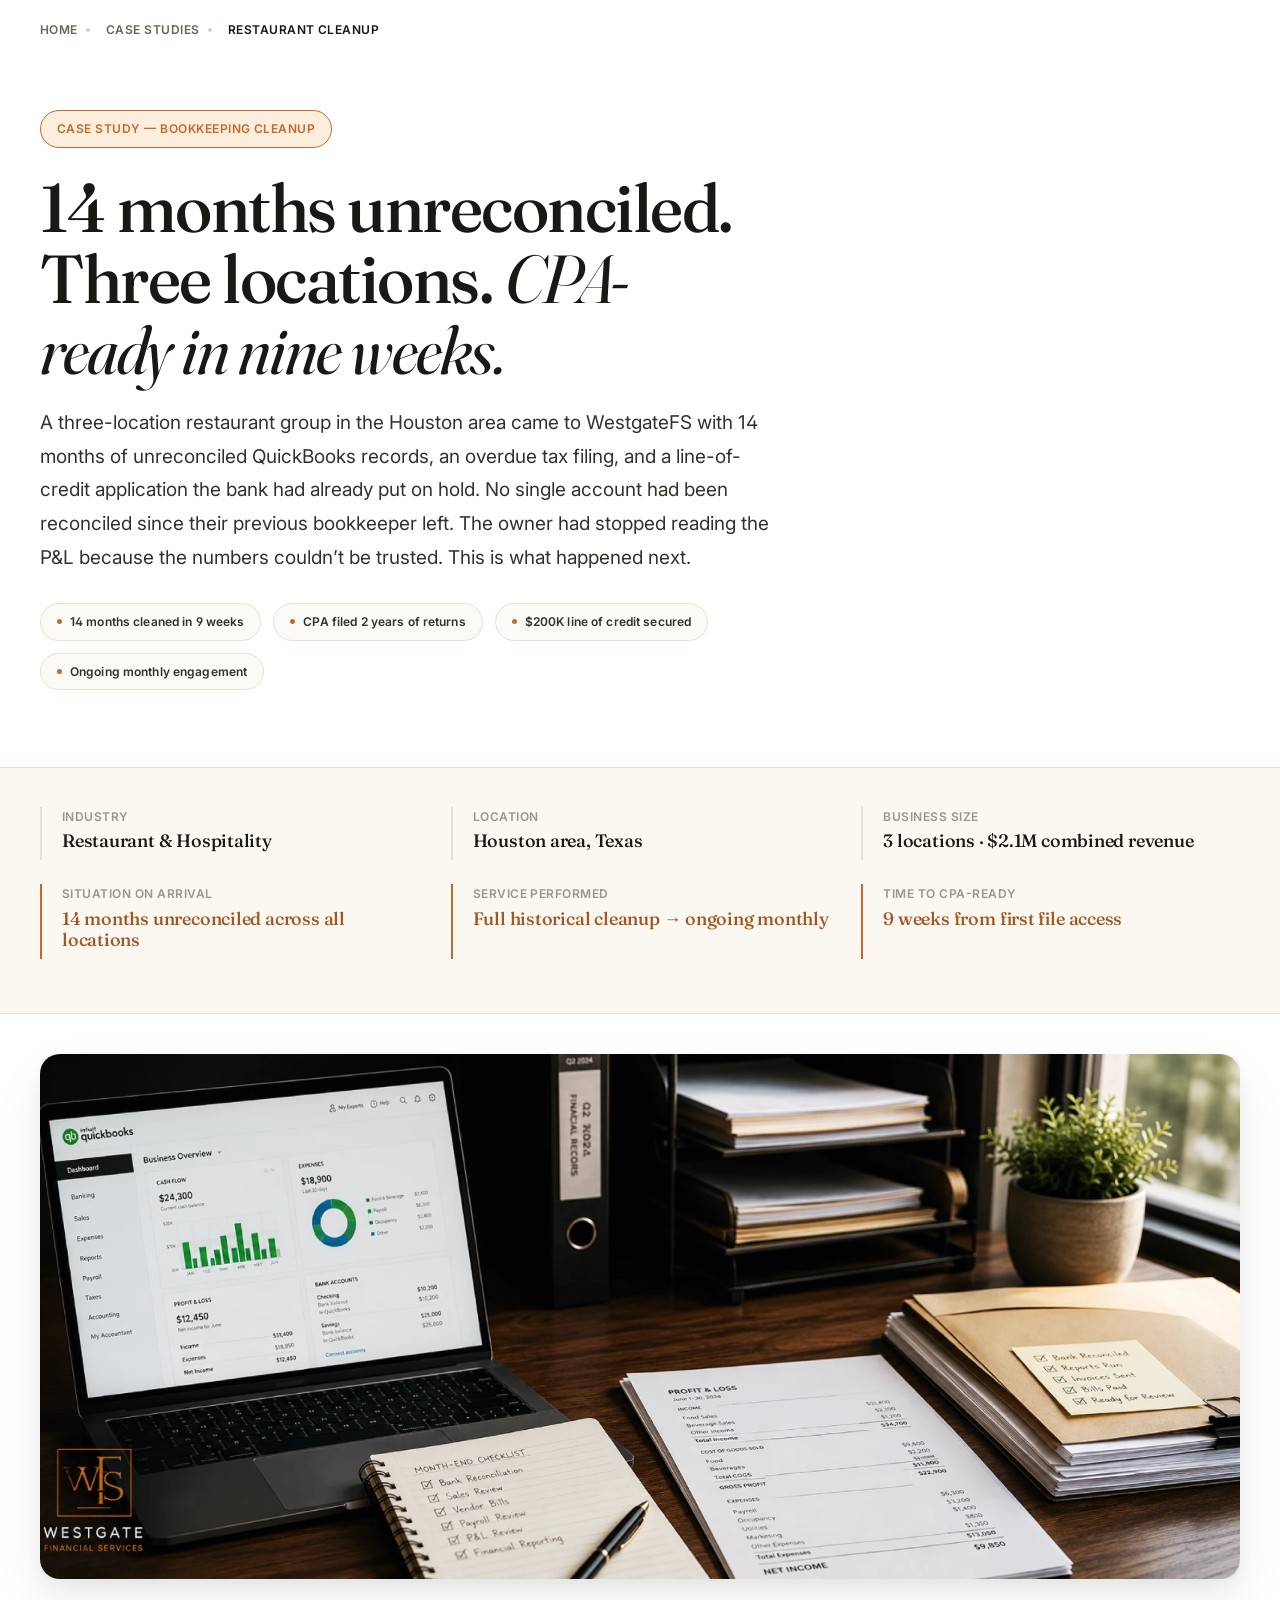
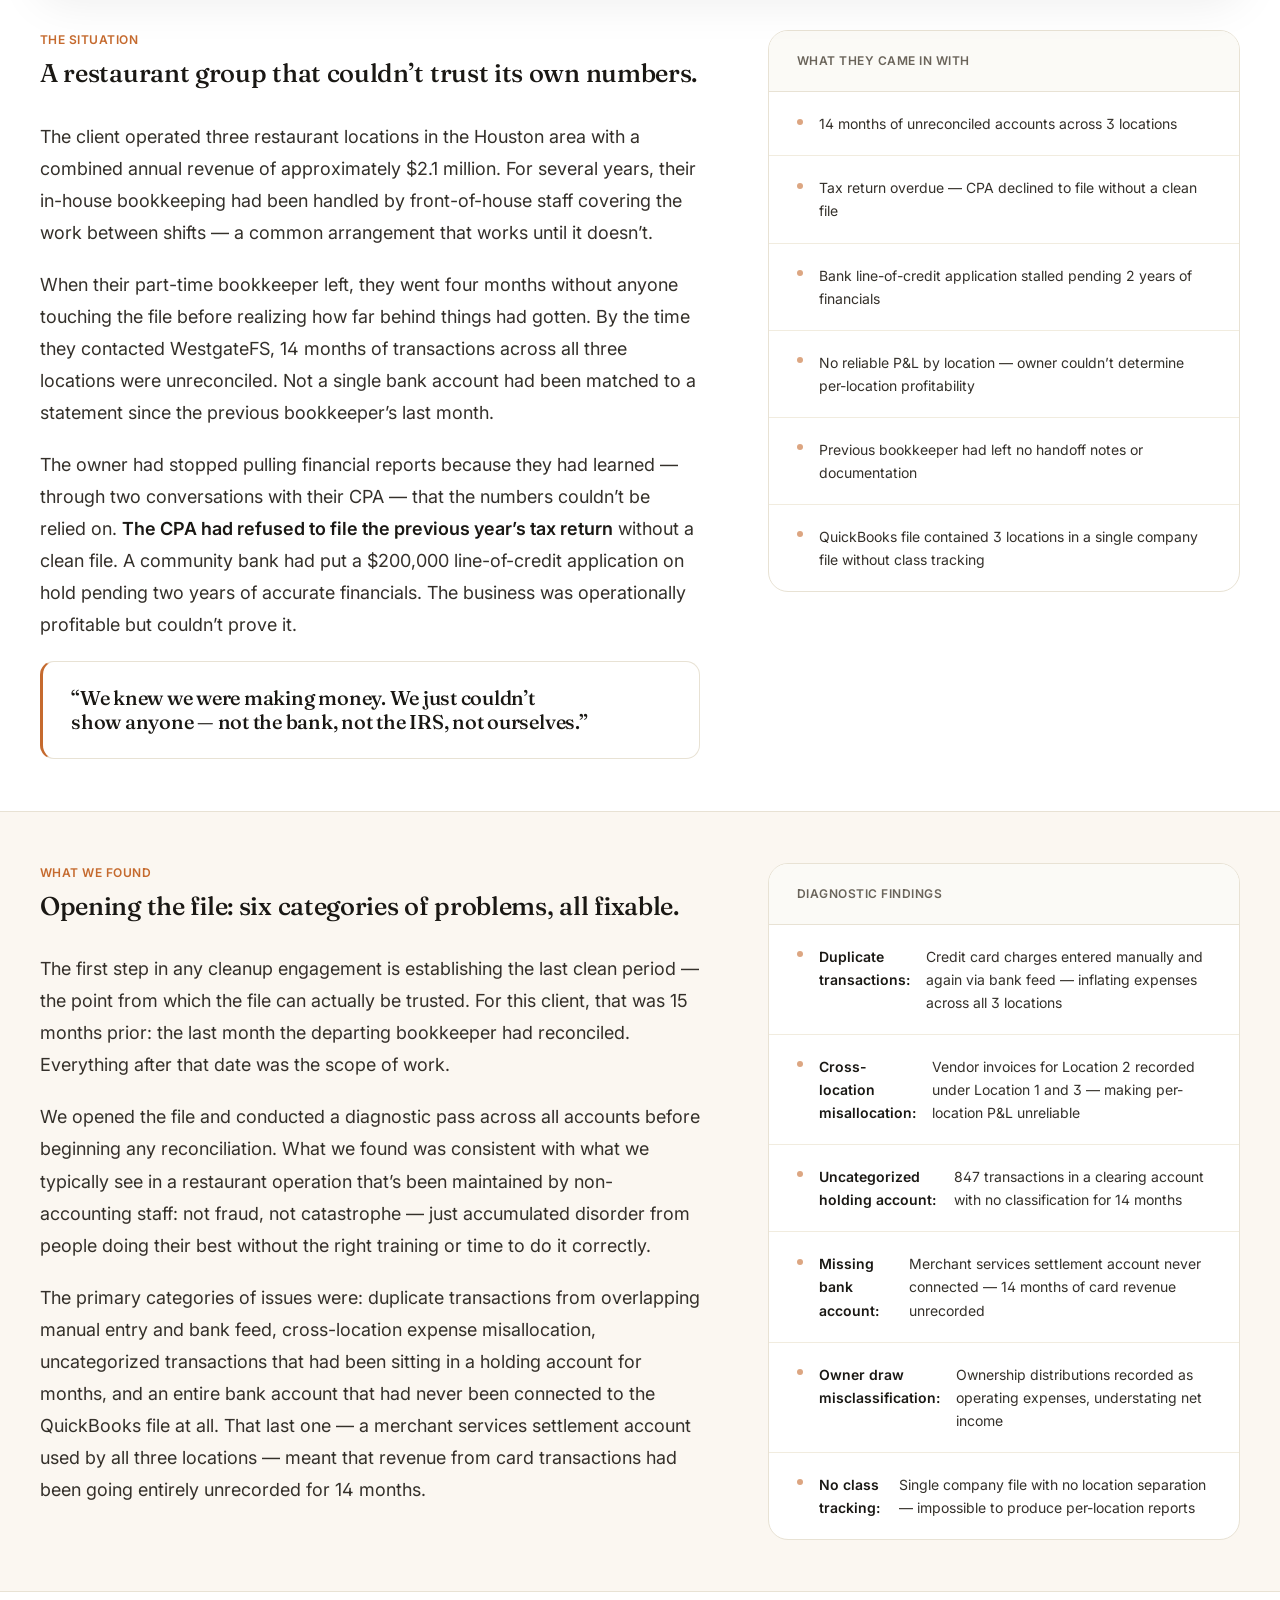
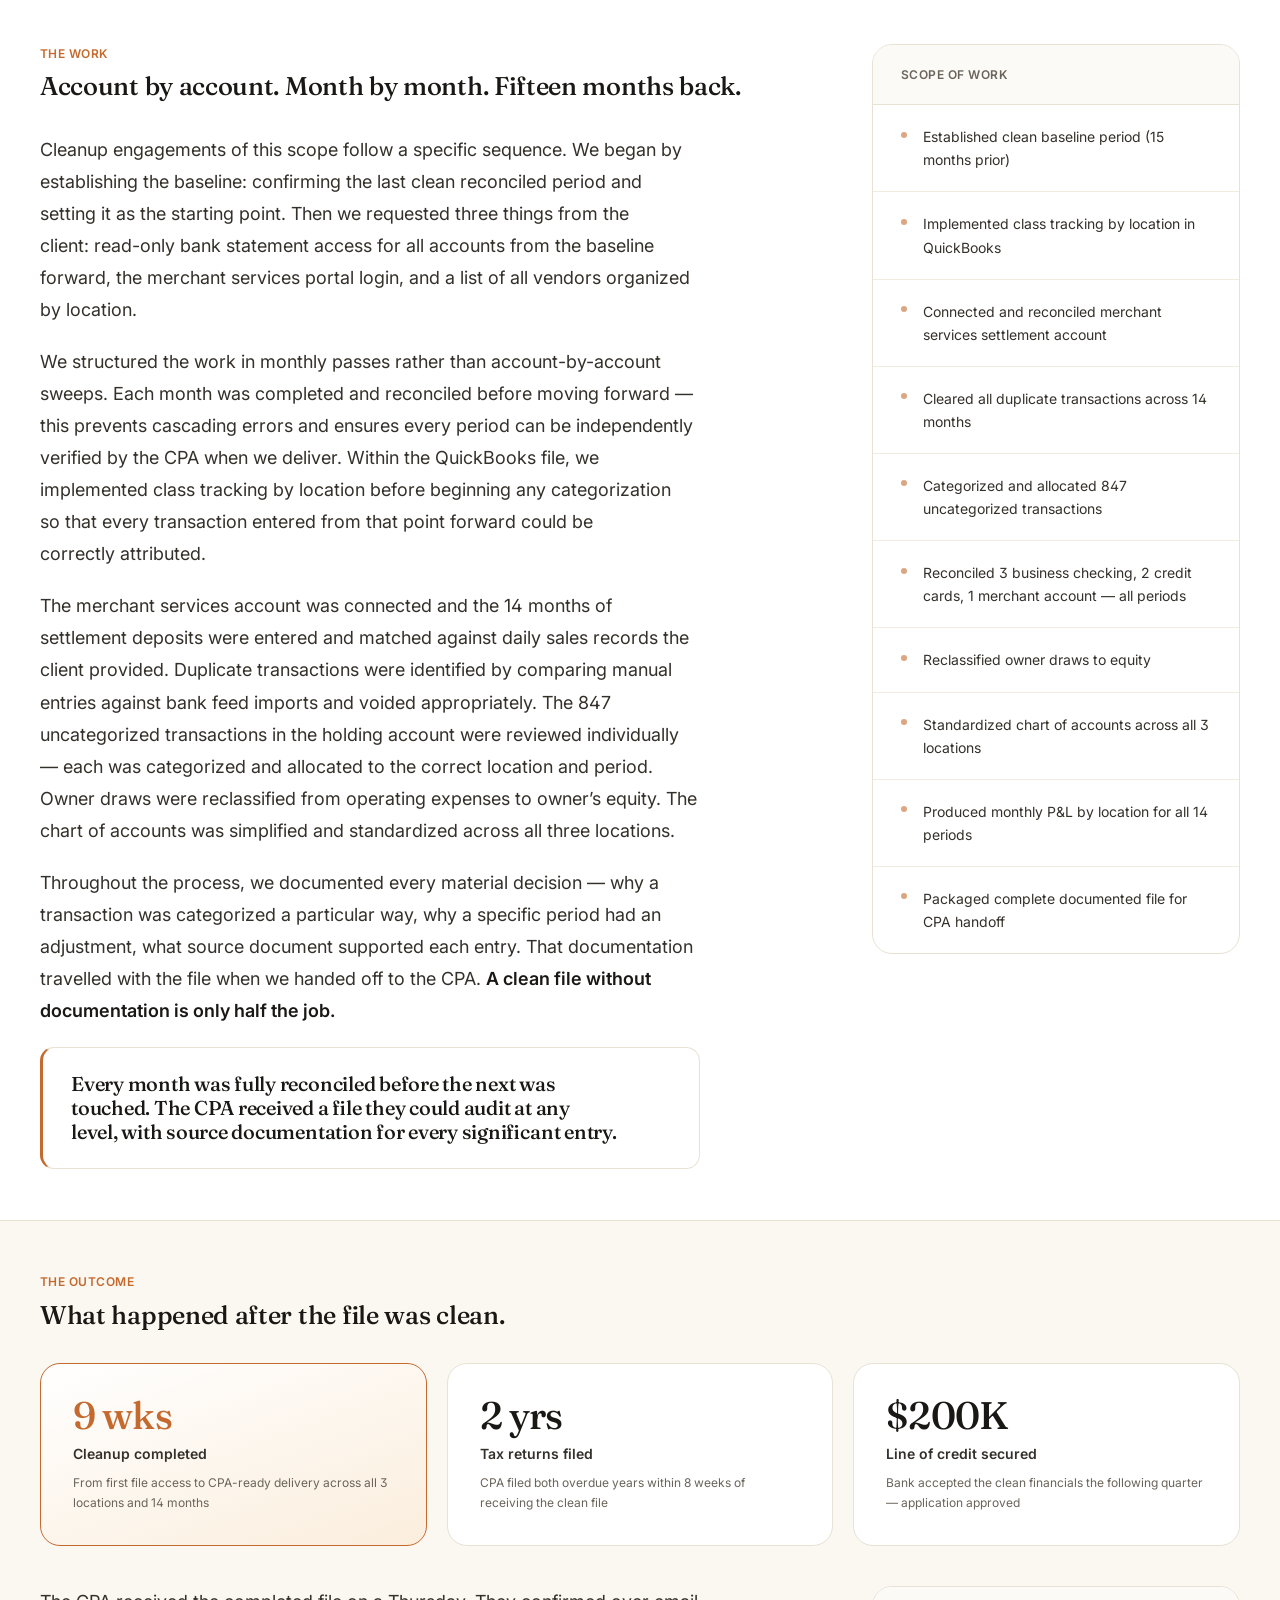
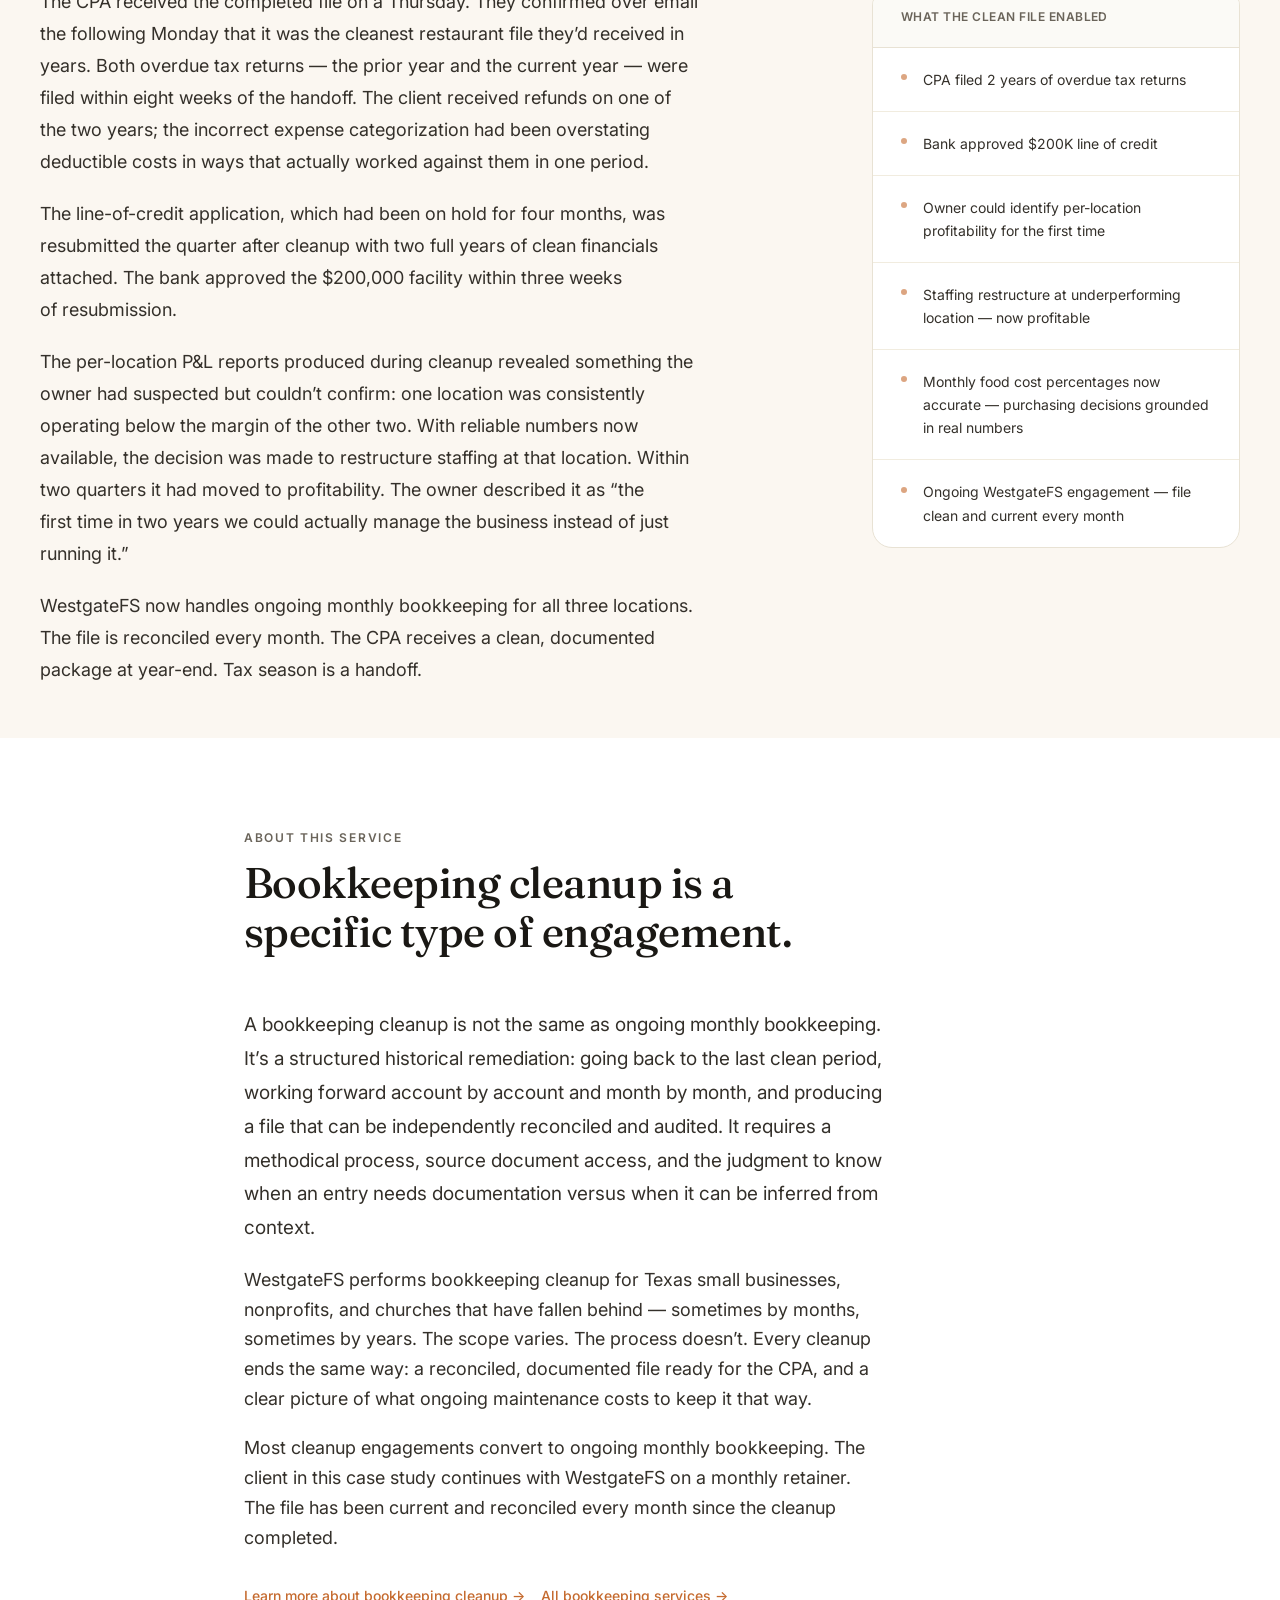
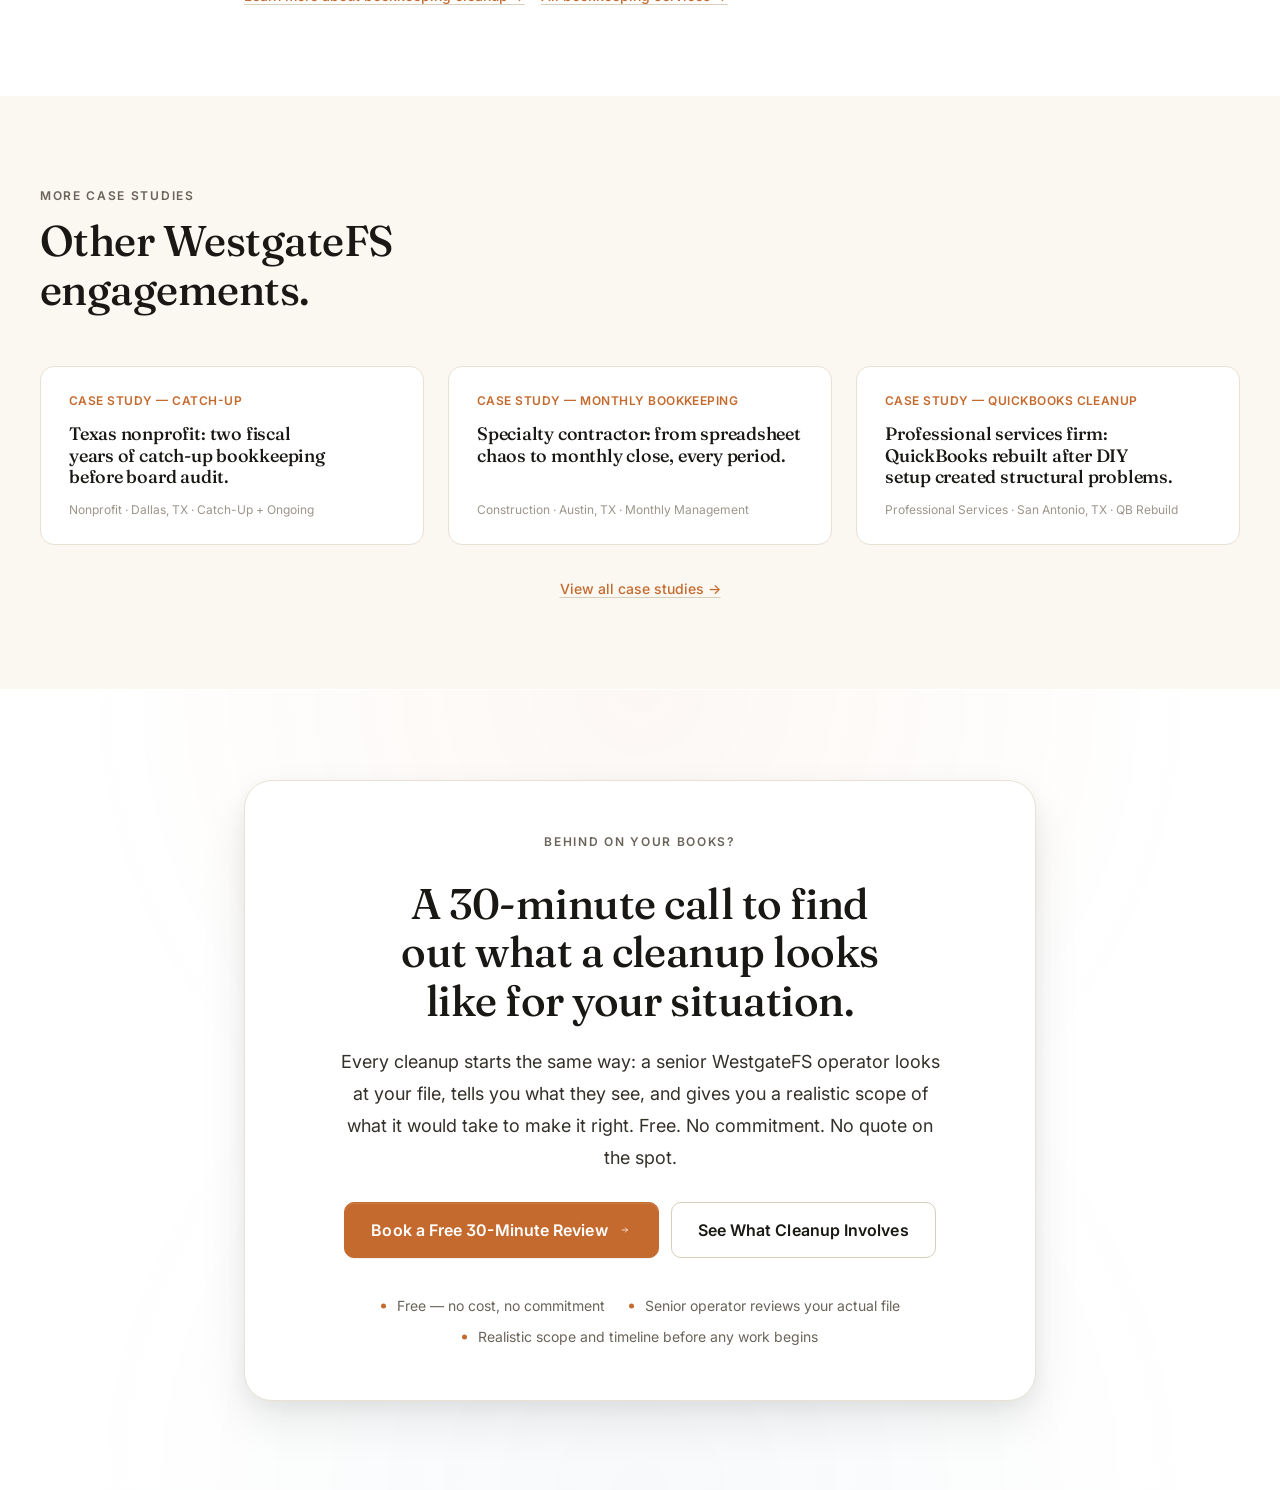
<file: case-studies/restaurant-cleanup/index.html>
<!DOCTYPE html>
<html data-bs-theme="light" lang="en">

<head>
    <meta charset="utf-8">
    <meta name="viewport" content="width=device-width, initial-scale=1.0, shrink-to-fit=no">
    
    <link rel="stylesheet" href="../../assets/bootstrap/css/bootstrap.min.css">
    <link rel="stylesheet" href="../../assets/css/bridges.css">
    <link rel="stylesheet" href="../../assets/css/compare.css">
    <link rel="stylesheet" href="../../assets/css/conversions.css">
    <link rel="stylesheet" href="../../assets/css/endpoints.css">
    <link rel="stylesheet" href="../../assets/css/locations.css">
    <link rel="stylesheet" href="../../assets/css/trust.css">
    <link rel="stylesheet" href="../../assets/css/global.css">
    <link rel="stylesheet" href="../../assets/css/home.css">
    <link rel="stylesheet" href="https://fonts.googleapis.com/css2?family=Fraunces:opsz,wght@9..144,400;9..144,500;9..144,600&amp;family=Inter:wght@400;500;600;700&amp;display=swap">
    <link rel="stylesheet" href="../../assets/css/routers.css">
<!-- Google tag (gtag.js) -->
<script async src="https://www.googletagmanager.com/gtag/js?id=G-K2Z8GK69Z5"></script>
<script>
  window.dataLayer = window.dataLayer || [];
  function gtag(){dataLayer.push(arguments);}
  gtag('js', new Date());

  gtag('config', 'G-K2Z8GK69Z5');
</script>
</head>

<body><!-- ============================================================
    PAGE HEAD — /case-studies/restaurant-cleanup/
    Paste inside <head> after global head block, before </head>
  ============================================================ -->

  <title>Houston Restaurant Group: 14-Month QuickBooks Cleanup Case Study | WestgateFS</title>
  <link rel="canonical" href="https://westgatefs.com/case-studies/restaurant-cleanup/">
  <meta name="description" content="A three-location Houston restaurant group was 14 months behind with unreconciled QuickBooks across all locations. WestgateFS performed a full historical cleanup. CPA filed two years of returns within 8 weeks.">

  <meta property="og:type" content="article">
  <meta property="og:title" content="Houston Restaurant Group: 14-Month QuickBooks Cleanup — WestgateFS Case Study">
  <meta property="og:description" content="14 months unreconciled. Three locations. Overdue tax filing and a blocked line of credit. WestgateFS cleaned the file start to finish. CPA filed within 8 weeks of completion.">
  <meta property="og:url" content="https://westgatefs.com/case-studies/restaurant-cleanup/">
  <meta property="og:image" content="https://westgatefs.com/assets/img/og-head/og-restaurant-cleanup.jpg">
  <meta property="og:image:width" content="1200">
  <meta property="og:image:height" content="630">
  <meta property="og:image:alt" content="WestgateFS bookkeeping cleanup case study — Houston restaurant group, QuickBooks reconciliation">
  <meta property="og:image:type" content="image/jpeg">

  <meta name="twitter:card" content="summary_large_image">
  <meta name="twitter:title" content="Houston Restaurant Group: 14-Month QuickBooks Cleanup — WestgateFS">
  <meta name="twitter:description" content="14 months unreconciled across 3 locations. WestgateFS cleaned the file. CPA filed within 8 weeks. Full case study.">

  <link rel="stylesheet" href="/assets/css/trust.css">

  <script type="application/ld+json">
  {
    "@context": "https://schema.org",
    "@graph": [

      {
        "@type": ["WebPage", "Article"],
        "@id": "https://westgatefs.com/case-studies/restaurant-cleanup/#webpage",
        "url": "https://westgatefs.com/case-studies/restaurant-cleanup/",
        "name": "Houston Restaurant Group: 14-Month QuickBooks Cleanup Case Study | WestgateFS",
        "headline": "Houston Restaurant Group: 14 Months Unreconciled, Cleaned and CPA-Ready in 9 Weeks",
        "description": "A three-location Houston restaurant group came to Westgate Financial Services with 14 months of unreconciled QuickBooks records across all locations, an overdue tax filing, and a blocked line of credit application. WestgateFS performed a complete historical bookkeeping cleanup. The client's CPA filed two years of tax returns within 8 weeks of cleanup completion.",
        "inLanguage": "en-US",
        "datePublished": "REPLACE_PUBLISH_DATE",
        "dateModified": "REPLACE_MODIFIED_DATE",
        "isPartOf": { "@id": "https://westgatefs.com/#website" },
        "author": { "@id": "https://westgatefs.com/#organization" },
        "publisher": { "@id": "https://westgatefs.com/#organization" },
        "about": { "@id": "https://westgatefs.com/#service-bookkeeping" },
        "breadcrumb": { "@id": "https://westgatefs.com/case-studies/restaurant-cleanup/#breadcrumb" },
        "image": {
          "@type": "ImageObject",
          "@id": "https://westgatefs.com/case-studies/restaurant-cleanup/#image-hero",
          "url": "https://westgatefs.com/assets/img/case-studies/restaurant-cleanup/wfs-restaurant-cleanup-cover.jpg",
          "width": 1200,
          "height": 800,
          "caption": "WestgateFS bookkeeping cleanup case study — Houston restaurant group QuickBooks historical reconciliation"
        },
        "keywords": [
          "bookkeeping cleanup",
          "QuickBooks cleanup",
          "restaurant bookkeeping",
          "historical bookkeeping cleanup",
          "unreconciled QuickBooks",
          "Texas bookkeeping",
          "Houston bookkeeping",
          "CPA-ready books"
        ],
        "speakable": {
          "@type": "SpeakableSpecification",
          "cssSelector": [".wfs-trust-hero__content", ".wfs-trust-glance", "h1", ".direct-answer"]
        }
      },

      {
        "@type": "BreadcrumbList",
        "@id": "https://westgatefs.com/case-studies/restaurant-cleanup/#breadcrumb",
        "itemListElement": [
          { "@type": "ListItem", "position": 1, "name": "Home",         "item": "https://westgatefs.com/" },
          { "@type": "ListItem", "position": 2, "name": "Case Studies", "item": "https://westgatefs.com/case-studies/" },
          { "@type": "ListItem", "position": 3, "name": "Restaurant Cleanup", "item": "https://westgatefs.com/case-studies/restaurant-cleanup/" }
        ]
      }

    ]
  }
  </script>


<!-- ============================================================
  MAIN — /case-studies/restaurant-cleanup/
  Requires: global.css · trust.css
  No JS required for this page.
============================================================ -->

<main id="wfs-main" class="wfs-main" role="main">

  <!-- BREADCRUMB -->
  <nav id="rc-breadcrumb" class="wfs-breadcrumb" aria-label="Breadcrumb">
    <div class="container">
      <ol class="wfs-breadcrumb__list list-unstyled" itemscope itemtype="https://schema.org/BreadcrumbList">
        <li class="wfs-breadcrumb__item" itemprop="itemListElement" itemscope itemtype="https://schema.org/ListItem">
          <a itemprop="item" href="/"><span itemprop="name">Home</span></a>
          <meta itemprop="position" content="1" />
        </li>
        <li class="wfs-breadcrumb__item" itemprop="itemListElement" itemscope itemtype="https://schema.org/ListItem">
          <a itemprop="item" href="/case-studies/"><span itemprop="name">Case Studies</span></a>
          <meta itemprop="position" content="2" />
        </li>
        <li class="wfs-breadcrumb__item wfs-breadcrumb__item--current" itemprop="itemListElement" itemscope itemtype="https://schema.org/ListItem" aria-current="page">
          <span itemprop="name">Restaurant Cleanup</span>
          <meta itemprop="position" content="3" />
        </li>
      </ol>
    </div>
  </nav>


  <!-- TRUST HERO -->
  <header id="rc-hero" class="wfs-trust-hero" aria-labelledby="rc-hero-h">
    <div class="container">
      <div class="wfs-trust-hero__content">

        <span class="wfs-trust-hero__tag wfs-trust-hero__tag--case-study" role="note">
          Case Study &mdash; Bookkeeping Cleanup
        </span>

        <h1 class="wfs-h1 wfs-trust-hero__heading" id="rc-hero-h">
          14 months unreconciled. Three locations. <em>CPA-ready in nine weeks.</em>
        </h1>

        <p class="wfs-lede wfs-trust-hero__lede direct-answer">
          A three-location restaurant group in the Houston area came to WestgateFS with 14 months of unreconciled QuickBooks records, an overdue tax filing, and a line-of-credit application the bank had already put on hold. No single account had been reconciled since their previous bookkeeper left. The owner had stopped reading the P&amp;L because the numbers couldn&rsquo;t be trusted. This is what happened next.
        </p>

        <div class="wfs-trust-hero__outcomes" role="list" aria-label="Key outcomes">
          <span class="wfs-trust-hero__outcome" role="listitem">14 months cleaned in 9 weeks</span>
          <span class="wfs-trust-hero__outcome" role="listitem">CPA filed 2 years of returns</span>
          <span class="wfs-trust-hero__outcome" role="listitem">$200K line of credit secured</span>
          <span class="wfs-trust-hero__outcome" role="listitem">Ongoing monthly engagement</span>
        </div>

      </div>
    </div>
  </header>


  <!-- CASE FILE AT-A-GLANCE -->
  <div id="rc-glance" class="wfs-trust-glance" role="region" aria-label="Case file overview">
    <div class="container">
      <dl class="wfs-trust-glance__grid">

        <div class="wfs-trust-glance__item">
          <dt class="wfs-trust-glance__label">Industry</dt>
          <dd class="wfs-trust-glance__value">Restaurant &amp; Hospitality</dd>
        </div>

        <div class="wfs-trust-glance__item">
          <dt class="wfs-trust-glance__label">Location</dt>
          <dd class="wfs-trust-glance__value">Houston area, Texas</dd>
        </div>

        <div class="wfs-trust-glance__item">
          <dt class="wfs-trust-glance__label">Business size</dt>
          <dd class="wfs-trust-glance__value">3 locations &middot; $2.1M combined revenue</dd>
        </div>

        <div class="wfs-trust-glance__item wfs-trust-glance__item--accent">
          <dt class="wfs-trust-glance__label">Situation on arrival</dt>
          <dd class="wfs-trust-glance__value">14 months unreconciled across all locations</dd>
        </div>

        <div class="wfs-trust-glance__item wfs-trust-glance__item--accent">
          <dt class="wfs-trust-glance__label">Service performed</dt>
          <dd class="wfs-trust-glance__value">Full historical cleanup &rarr; ongoing monthly</dd>
        </div>

        <div class="wfs-trust-glance__item wfs-trust-glance__item--accent">
          <dt class="wfs-trust-glance__label">Time to CPA-ready</dt>
          <dd class="wfs-trust-glance__value">9 weeks from first file access</dd>
        </div>

      </dl>
    </div>
  </div>


  <!-- EDITORIAL COVER IMAGE -->
  <div id="rc-cover" class="wfs-section" style="padding-block: var(--sp-10) 0;" aria-hidden="false">
    <div class="container">
      <figure class="wfs-figure" aria-label="WestgateFS bookkeeping cleanup case study — Houston restaurant group">
        <picture>
          <source srcset="/assets/img/case-studies/restaurant-cleanup/wfs-restaurant-cleanup-cover.webp" type="image/webp" />
          <img
            src="/assets/img/case-studies/restaurant-cleanup/wfs-restaurant-cleanup-cover.jpg"
            alt="A clean, organized QuickBooks file opened on a desk — representing the completed bookkeeping cleanup performed by WestgateFS for a three-location Houston restaurant group after 14 months of unreconciled records"
            title="WestgateFS restaurant bookkeeping cleanup — Houston, TX"
            loading="eager"
            fetchpriority="high"
            decoding="async"
            style="width:100%;height:auto;display:block;border-radius:var(--r-xl);box-shadow:var(--shadow-lg);aspect-ratio:16/7;object-fit:cover;background:var(--paper-warm);" />
        </picture>
      </figure>
    </div>
  </div>


  <!-- NARRATIVE — THE SITUATION -->
  <div id="rc-narrative" class="wfs-trust-narrative" role="region" aria-label="Case study narrative">

    <div class="wfs-trust-phase wfs-trust-phase--base">
      <div class="container">
        <div class="row g-4 g-lg-5 align-items-start">

          <div class="col-12 col-lg-7">
            <div class="wfs-trust-phase__header">
              <p class="wfs-trust-phase__eyebrow">The situation</p>
              <h2 class="wfs-trust-phase__title" id="rc-situation-h">A restaurant group that couldn&rsquo;t trust its own numbers.</h2>
            </div>
            <div class="wfs-trust-phase__body">
              <p>The client operated three restaurant locations in the Houston area with a combined annual revenue of approximately $2.1 million. For several years, their in-house bookkeeping had been handled by front-of-house staff covering the work between shifts &mdash; a common arrangement that works until it doesn&rsquo;t.</p>
              <p>When their part-time bookkeeper left, they went four months without anyone touching the file before realizing how far behind things had gotten. By the time they contacted WestgateFS, 14 months of transactions across all three locations were unreconciled. Not a single bank account had been matched to a statement since the previous bookkeeper&rsquo;s last month.</p>
              <p>The owner had stopped pulling financial reports because they had learned &mdash; through two conversations with their CPA &mdash; that the numbers couldn&rsquo;t be relied on. <strong>The CPA had refused to file the previous year&rsquo;s tax return</strong> without a clean file. A community bank had put a $200,000 line-of-credit application on hold pending two years of accurate financials. The business was operationally profitable but couldn&rsquo;t prove it.</p>

              <div class="wfs-trust-phase__callout" role="note">
                <p>&ldquo;We knew we were making money. We just couldn&rsquo;t show anyone — not the bank, not the IRS, not ourselves.&rdquo;</p>
              </div>
            </div>
          </div>

          <div class="col-12 col-lg-5">
            <div class="wfs-trust-findings" role="region" aria-label="Situation summary on intake">
              <div class="wfs-trust-findings__header">What they came in with</div>
              <ul class="wfs-trust-findings__list list-unstyled" role="list">
                <li class="wfs-trust-findings__item">14 months of unreconciled accounts across 3 locations</li>
                <li class="wfs-trust-findings__item">Tax return overdue &mdash; CPA declined to file without a clean file</li>
                <li class="wfs-trust-findings__item">Bank line-of-credit application stalled pending 2 years of financials</li>
                <li class="wfs-trust-findings__item">No reliable P&amp;L by location &mdash; owner couldn&rsquo;t determine per-location profitability</li>
                <li class="wfs-trust-findings__item">Previous bookkeeper had left no handoff notes or documentation</li>
                <li class="wfs-trust-findings__item">QuickBooks file contained 3 locations in a single company file without class tracking</li>
              </ul>
            </div>
          </div>

        </div>
      </div>
    </div>


    <!-- NARRATIVE — WHAT WE FOUND -->
    <div class="wfs-trust-phase wfs-trust-phase--warm">
      <div class="container">
        <div class="row g-4 g-lg-5 align-items-start">

          <div class="col-12 col-lg-7">
            <div class="wfs-trust-phase__header">
              <p class="wfs-trust-phase__eyebrow">What we found</p>
              <h2 class="wfs-trust-phase__title" id="rc-findings-h">Opening the file: six categories of problems, all fixable.</h2>
            </div>
            <div class="wfs-trust-phase__body">
              <p>The first step in any cleanup engagement is establishing the last clean period &mdash; the point from which the file can actually be trusted. For this client, that was 15 months prior: the last month the departing bookkeeper had reconciled. Everything after that date was the scope of work.</p>
              <p>We opened the file and conducted a diagnostic pass across all accounts before beginning any reconciliation. What we found was consistent with what we typically see in a restaurant operation that&rsquo;s been maintained by non-accounting staff: not fraud, not catastrophe &mdash; just accumulated disorder from people doing their best without the right training or time to do it correctly.</p>
              <p>The primary categories of issues were: duplicate transactions from overlapping manual entry and bank feed, cross-location expense misallocation, uncategorized transactions that had been sitting in a holding account for months, and an entire bank account that had never been connected to the QuickBooks file at all. That last one &mdash; a merchant services settlement account used by all three locations &mdash; meant that revenue from card transactions had been going entirely unrecorded for 14 months.</p>
            </div>
          </div>

          <div class="col-12 col-lg-5">
            <div class="wfs-trust-findings" role="region" aria-label="Diagnostic findings">
              <div class="wfs-trust-findings__header">Diagnostic findings</div>
              <ul class="wfs-trust-findings__list list-unstyled" role="list">
                <li class="wfs-trust-findings__item"><strong>Duplicate transactions:</strong> Credit card charges entered manually and again via bank feed &mdash; inflating expenses across all 3 locations</li>
                <li class="wfs-trust-findings__item"><strong>Cross-location misallocation:</strong> Vendor invoices for Location 2 recorded under Location 1 and 3 &mdash; making per-location P&amp;L unreliable</li>
                <li class="wfs-trust-findings__item"><strong>Uncategorized holding account:</strong> 847 transactions in a clearing account with no classification for 14 months</li>
                <li class="wfs-trust-findings__item"><strong>Missing bank account:</strong> Merchant services settlement account never connected &mdash; 14 months of card revenue unrecorded</li>
                <li class="wfs-trust-findings__item"><strong>Owner draw misclassification:</strong> Ownership distributions recorded as operating expenses, understating net income</li>
                <li class="wfs-trust-findings__item"><strong>No class tracking:</strong> Single company file with no location separation &mdash; impossible to produce per-location reports</li>
              </ul>
            </div>
          </div>

        </div>
      </div>
    </div>


    <!-- NARRATIVE — THE WORK -->
    <div class="wfs-trust-phase wfs-trust-phase--base">
      <div class="container">
        <div class="row g-4 g-lg-5">

          <div class="col-12 col-lg-8">
            <div class="wfs-trust-phase__header">
              <p class="wfs-trust-phase__eyebrow">The work</p>
              <h2 class="wfs-trust-phase__title" id="rc-work-h">Account by account. Month by month. Fifteen months back.</h2>
            </div>
            <div class="wfs-trust-phase__body">
              <p>Cleanup engagements of this scope follow a specific sequence. We began by establishing the baseline: confirming the last clean reconciled period and setting it as the starting point. Then we requested three things from the client: read-only bank statement access for all accounts from the baseline forward, the merchant services portal login, and a list of all vendors organized by location.</p>
              <p>We structured the work in monthly passes rather than account-by-account sweeps. Each month was completed and reconciled before moving forward &mdash; this prevents cascading errors and ensures every period can be independently verified by the CPA when we deliver. Within the QuickBooks file, we implemented class tracking by location before beginning any categorization so that every transaction entered from that point forward could be correctly attributed.</p>
              <p>The merchant services account was connected and the 14 months of settlement deposits were entered and matched against daily sales records the client provided. Duplicate transactions were identified by comparing manual entries against bank feed imports and voided appropriately. The 847 uncategorized transactions in the holding account were reviewed individually &mdash; each was categorized and allocated to the correct location and period. Owner draws were reclassified from operating expenses to owner&rsquo;s equity. The chart of accounts was simplified and standardized across all three locations.</p>
              <p>Throughout the process, we documented every material decision &mdash; why a transaction was categorized a particular way, why a specific period had an adjustment, what source document supported each entry. That documentation travelled with the file when we handed off to the CPA. <strong>A clean file without documentation is only half the job.</strong></p>

              <div class="wfs-trust-phase__callout" role="note">
                <p>Every month was fully reconciled before the next was touched. The CPA received a file they could audit at any level, with source documentation for every significant entry.</p>
              </div>
            </div>
          </div>

          <div class="col-12 col-lg-4">
            <div class="wfs-trust-findings" role="region" aria-label="Scope of work performed">
              <div class="wfs-trust-findings__header">Scope of work</div>
              <ul class="wfs-trust-findings__list list-unstyled" role="list">
                <li class="wfs-trust-findings__item">Established clean baseline period (15 months prior)</li>
                <li class="wfs-trust-findings__item">Implemented class tracking by location in QuickBooks</li>
                <li class="wfs-trust-findings__item">Connected and reconciled merchant services settlement account</li>
                <li class="wfs-trust-findings__item">Cleared all duplicate transactions across 14 months</li>
                <li class="wfs-trust-findings__item">Categorized and allocated 847 uncategorized transactions</li>
                <li class="wfs-trust-findings__item">Reconciled 3 business checking, 2 credit cards, 1 merchant account &mdash; all periods</li>
                <li class="wfs-trust-findings__item">Reclassified owner draws to equity</li>
                <li class="wfs-trust-findings__item">Standardized chart of accounts across all 3 locations</li>
                <li class="wfs-trust-findings__item">Produced monthly P&amp;L by location for all 14 periods</li>
                <li class="wfs-trust-findings__item">Packaged complete documented file for CPA handoff</li>
              </ul>
            </div>
          </div>

        </div>
      </div>
    </div>


    <!-- NARRATIVE — THE OUTCOME -->
    <div class="wfs-trust-phase wfs-trust-phase--warm">
      <div class="container">
        <div class="wfs-trust-phase__header">
          <p class="wfs-trust-phase__eyebrow">The outcome</p>
          <h2 class="wfs-trust-phase__title" id="rc-outcome-h">What happened after the file was clean.</h2>
        </div>

        <!-- Outcome metrics -->
        <div class="wfs-trust-outcomes__metrics" role="list" aria-label="Key outcomes">

          <div class="wfs-trust-outcomes__metric" role="listitem">
            <span class="wfs-trust-outcomes__number">9 wks</span>
            <span class="wfs-trust-outcomes__label">Cleanup completed</span>
            <span class="wfs-trust-outcomes__sub">From first file access to CPA-ready delivery across all 3 locations and 14 months</span>
          </div>

          <div class="wfs-trust-outcomes__metric" role="listitem">
            <span class="wfs-trust-outcomes__number">2 yrs</span>
            <span class="wfs-trust-outcomes__label">Tax returns filed</span>
            <span class="wfs-trust-outcomes__sub">CPA filed both overdue years within 8 weeks of receiving the clean file</span>
          </div>

          <div class="wfs-trust-outcomes__metric" role="listitem">
            <span class="wfs-trust-outcomes__number">$200K</span>
            <span class="wfs-trust-outcomes__label">Line of credit secured</span>
            <span class="wfs-trust-outcomes__sub">Bank accepted the clean financials the following quarter &mdash; application approved</span>
          </div>

        </div>

        <div class="row g-4 g-lg-5">
          <div class="col-12 col-lg-8">
            <div class="wfs-trust-phase__body">
              <p>The CPA received the completed file on a Thursday. They confirmed over email the following Monday that it was the cleanest restaurant file they&rsquo;d received in years. Both overdue tax returns &mdash; the prior year and the current year &mdash; were filed within eight weeks of the handoff. The client received refunds on one of the two years; the incorrect expense categorization had been overstating deductible costs in ways that actually worked against them in one period.</p>
              <p>The line-of-credit application, which had been on hold for four months, was resubmitted the quarter after cleanup with two full years of clean financials attached. The bank approved the $200,000 facility within three weeks of resubmission.</p>
              <p>The per-location P&amp;L reports produced during cleanup revealed something the owner had suspected but couldn&rsquo;t confirm: one location was consistently operating below the margin of the other two. With reliable numbers now available, the decision was made to restructure staffing at that location. Within two quarters it had moved to profitability. The owner described it as &ldquo;the first time in two years we could actually manage the business instead of just running it.&rdquo;</p>
              <p>WestgateFS now handles ongoing monthly bookkeeping for all three locations. The file is reconciled every month. The CPA receives a clean, documented package at year-end. Tax season is a handoff.</p>
            </div>
          </div>
          <div class="col-12 col-lg-4">
            <div class="wfs-trust-findings" role="region" aria-label="What became possible after cleanup">
              <div class="wfs-trust-findings__header">What the clean file enabled</div>
              <ul class="wfs-trust-findings__list list-unstyled" role="list">
                <li class="wfs-trust-findings__item">CPA filed 2 years of overdue tax returns</li>
                <li class="wfs-trust-findings__item">Bank approved $200K line of credit</li>
                <li class="wfs-trust-findings__item">Owner could identify per-location profitability for the first time</li>
                <li class="wfs-trust-findings__item">Staffing restructure at underperforming location &mdash; now profitable</li>
                <li class="wfs-trust-findings__item">Monthly food cost percentages now accurate &mdash; purchasing decisions grounded in real numbers</li>
                <li class="wfs-trust-findings__item">Ongoing WestgateFS engagement &mdash; file clean and current every month</li>
              </ul>
            </div>
          </div>
        </div>

      </div>
    </div>

  </div>
  <!-- /narrative -->


  <!-- SERVICE CONTEXT -->
  <section id="rc-service" class="wfs-section" aria-labelledby="rc-service-h">
    <div class="container">
      <div class="row justify-content-center">
        <div class="col-12 col-lg-9 col-xl-8">

          <header class="wfs-section-head wfs-section-head--editorial">
            <p class="wfs-eyebrow">About this service</p>
            <h2 class="wfs-h2" id="rc-service-h">Bookkeeping cleanup is a specific type of engagement.</h2>
          </header>

          <div class="wfs-bridge-narrative__body">
            <p>A bookkeeping cleanup is not the same as ongoing monthly bookkeeping. It&rsquo;s a structured historical remediation: going back to the last clean period, working forward account by account and month by month, and producing a file that can be independently reconciled and audited. It requires a methodical process, source document access, and the judgment to know when an entry needs documentation versus when it can be inferred from context.</p>
            <p>WestgateFS performs bookkeeping cleanup for Texas small businesses, nonprofits, and churches that have fallen behind &mdash; sometimes by months, sometimes by years. The scope varies. The process doesn&rsquo;t. Every cleanup ends the same way: a reconciled, documented file ready for the CPA, and a clear picture of what ongoing maintenance costs to keep it that way.</p>
            <p>Most cleanup engagements convert to ongoing monthly bookkeeping. The client in this case study continues with WestgateFS on a monthly retainer. The file has been current and reconciled every month since the cleanup completed.</p>
          </div>

          <div class="wfs-section__note" style="margin-top: var(--sp-8);">
            <a href="/bookkeeping/cleanup/" aria-label="Learn about WestgateFS bookkeeping cleanup">Learn more about bookkeeping cleanup &rarr;</a>
            &nbsp;&nbsp;
            <a href="/bookkeeping/" aria-label="See all WestgateFS bookkeeping services">All bookkeeping services &rarr;</a>
          </div>

        </div>
      </div>
    </div>
  </section>


  <!-- RELATED CASE STUDIES -->
  <section id="rc-related" class="wfs-section wfs-section--warm" aria-labelledby="rc-related-h">
    <div class="container">

      <header class="wfs-section-head wfs-section-head--editorial">
        <p class="wfs-eyebrow">More case studies</p>
        <h2 class="wfs-h2" id="rc-related-h">Other WestgateFS engagements.</h2>
      </header>

      <div class="row wfs-trust-related__grid g-4" role="list" aria-label="Related case studies">

        <div class="col-12 col-md-6 col-lg-4">
          <a class="wfs-trust-related-card" href="/case-studies/nonprofit-catch-up/" role="listitem" aria-label="Read nonprofit catch-up bookkeeping case study">
            <p class="wfs-trust-related-card__tag">Case Study &mdash; Catch-Up</p>
            <p class="wfs-trust-related-card__title">Texas nonprofit: two fiscal years of catch-up bookkeeping before board audit.</p>
            <p class="wfs-trust-related-card__meta">Nonprofit &middot; Dallas, TX &middot; Catch-Up + Ongoing</p>
          </a>
        </div>

        <div class="col-12 col-md-6 col-lg-4">
          <a class="wfs-trust-related-card" href="/case-studies/contractor-monthly/" role="listitem" aria-label="Read specialty contractor monthly bookkeeping case study">
            <p class="wfs-trust-related-card__tag">Case Study &mdash; Monthly Bookkeeping</p>
            <p class="wfs-trust-related-card__title">Specialty contractor: from spreadsheet chaos to monthly close, every period.</p>
            <p class="wfs-trust-related-card__meta">Construction &middot; Austin, TX &middot; Monthly Management</p>
          </a>
        </div>

        <div class="col-12 col-md-6 col-lg-4">
          <a class="wfs-trust-related-card" href="/case-studies/professional-services-quickbooks/" role="listitem" aria-label="Read professional services QuickBooks cleanup case study">
            <p class="wfs-trust-related-card__tag">Case Study &mdash; QuickBooks Cleanup</p>
            <p class="wfs-trust-related-card__title">Professional services firm: QuickBooks rebuilt after DIY setup created structural problems.</p>
            <p class="wfs-trust-related-card__meta">Professional Services &middot; San Antonio, TX &middot; QB Rebuild</p>
          </a>
        </div>

      </div>

      <div class="wfs-section__note wfs-section__note--centered" style="margin-top: var(--sp-8);">
        <a href="/case-studies/" aria-label="See all WestgateFS case studies">View all case studies &rarr;</a>
      </div>

    </div>
  </section>


  <!-- SOFT CTA -->
  <section id="rc-cta" class="wfs-section wfs-section--cta wfs-cta-section" aria-labelledby="rc-cta-h">
    <div class="container">
      <div class="row justify-content-center">
        <div class="col-12 col-lg-9 col-xl-8">
          <div class="wfs-cta-block">
            <p class="wfs-eyebrow wfs-eyebrow--centered">Behind on your books?</p>
            <h2 class="wfs-h2 wfs-h2--centered" id="rc-cta-h">A 30-minute call to find out what a cleanup looks like for your situation.</h2>
            <p class="wfs-cta-block__lede">Every cleanup starts the same way: a senior WestgateFS operator looks at your file, tells you what they see, and gives you a realistic scope of what it would take to make it right. Free. No commitment. No quote on the spot.</p>

            <div class="wfs-cta wfs-cta--centered" role="group" aria-label="Next steps">
              <a class="wfs-btn wfs-btn--primary wfs-btn--lg wfs-btn--arrow" href="/book-a-call/" aria-label="Book a free bookkeeping review">
                <span class="wfs-btn__label-desktop">Book a Free 30-Minute Review</span>
                <span class="wfs-btn__label-mobile">Book a Review</span>
              </a>
              <a class="wfs-btn wfs-btn--ghost wfs-btn--lg" href="/bookkeeping/cleanup/" aria-label="Learn what the cleanup process involves">
                <span class="wfs-btn__label-desktop">See What Cleanup Involves</span>
                <span class="wfs-btn__label-mobile">Cleanup Details</span>
              </a>
            </div>

            <ul class="wfs-cta-block__assurance list-unstyled" role="list">
              <li>Free &mdash; no cost, no commitment</li>
              <li>Senior operator reviews your actual file</li>
              <li>Realistic scope and timeline before any work begins</li>
            </ul>
          </div>
        </div>
      </div>
    </div>
  </section>

</main>
    <script src="../../assets/bootstrap/js/bootstrap.min.js"></script>
    <script src="../../assets/js/bridges.js"></script>
    <script src="../../assets/js/conversion.js"></script>
    <script src="../../assets/js/global.js"></script>
</body>

</html>
</file>
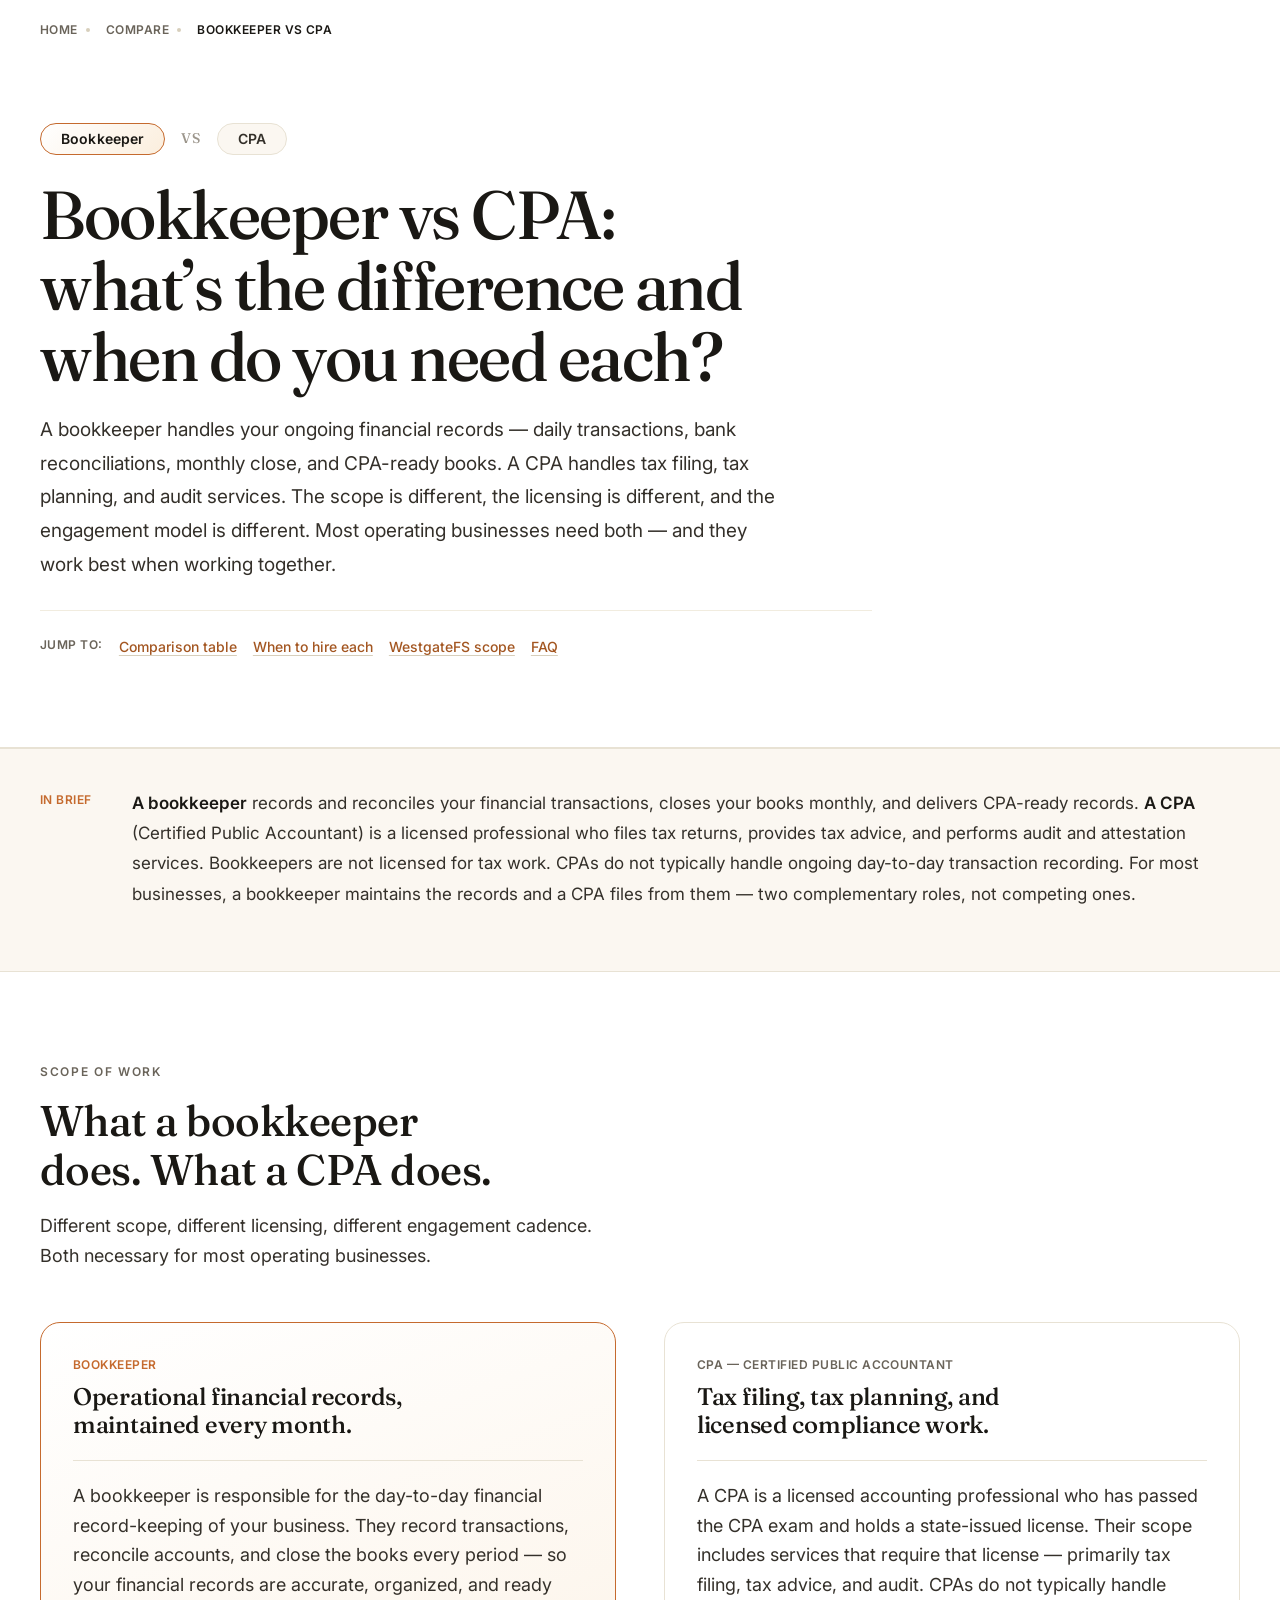
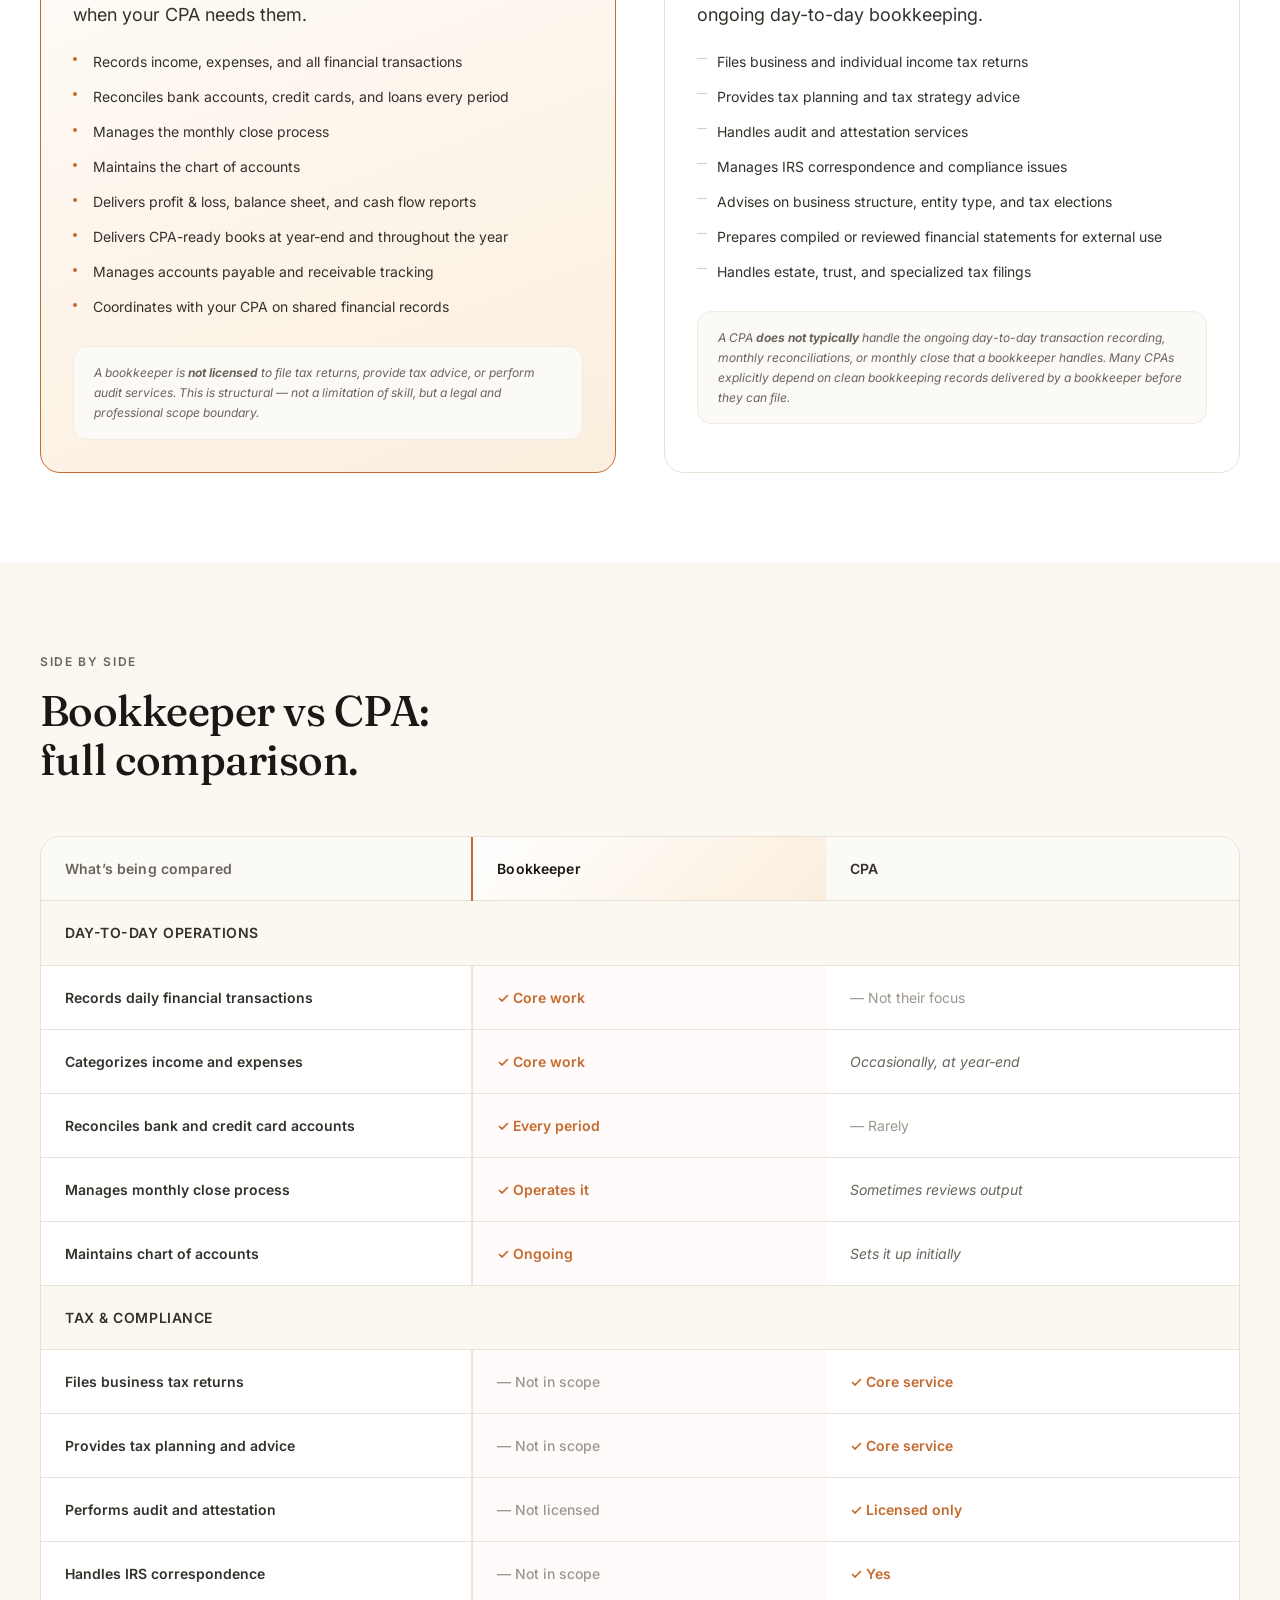
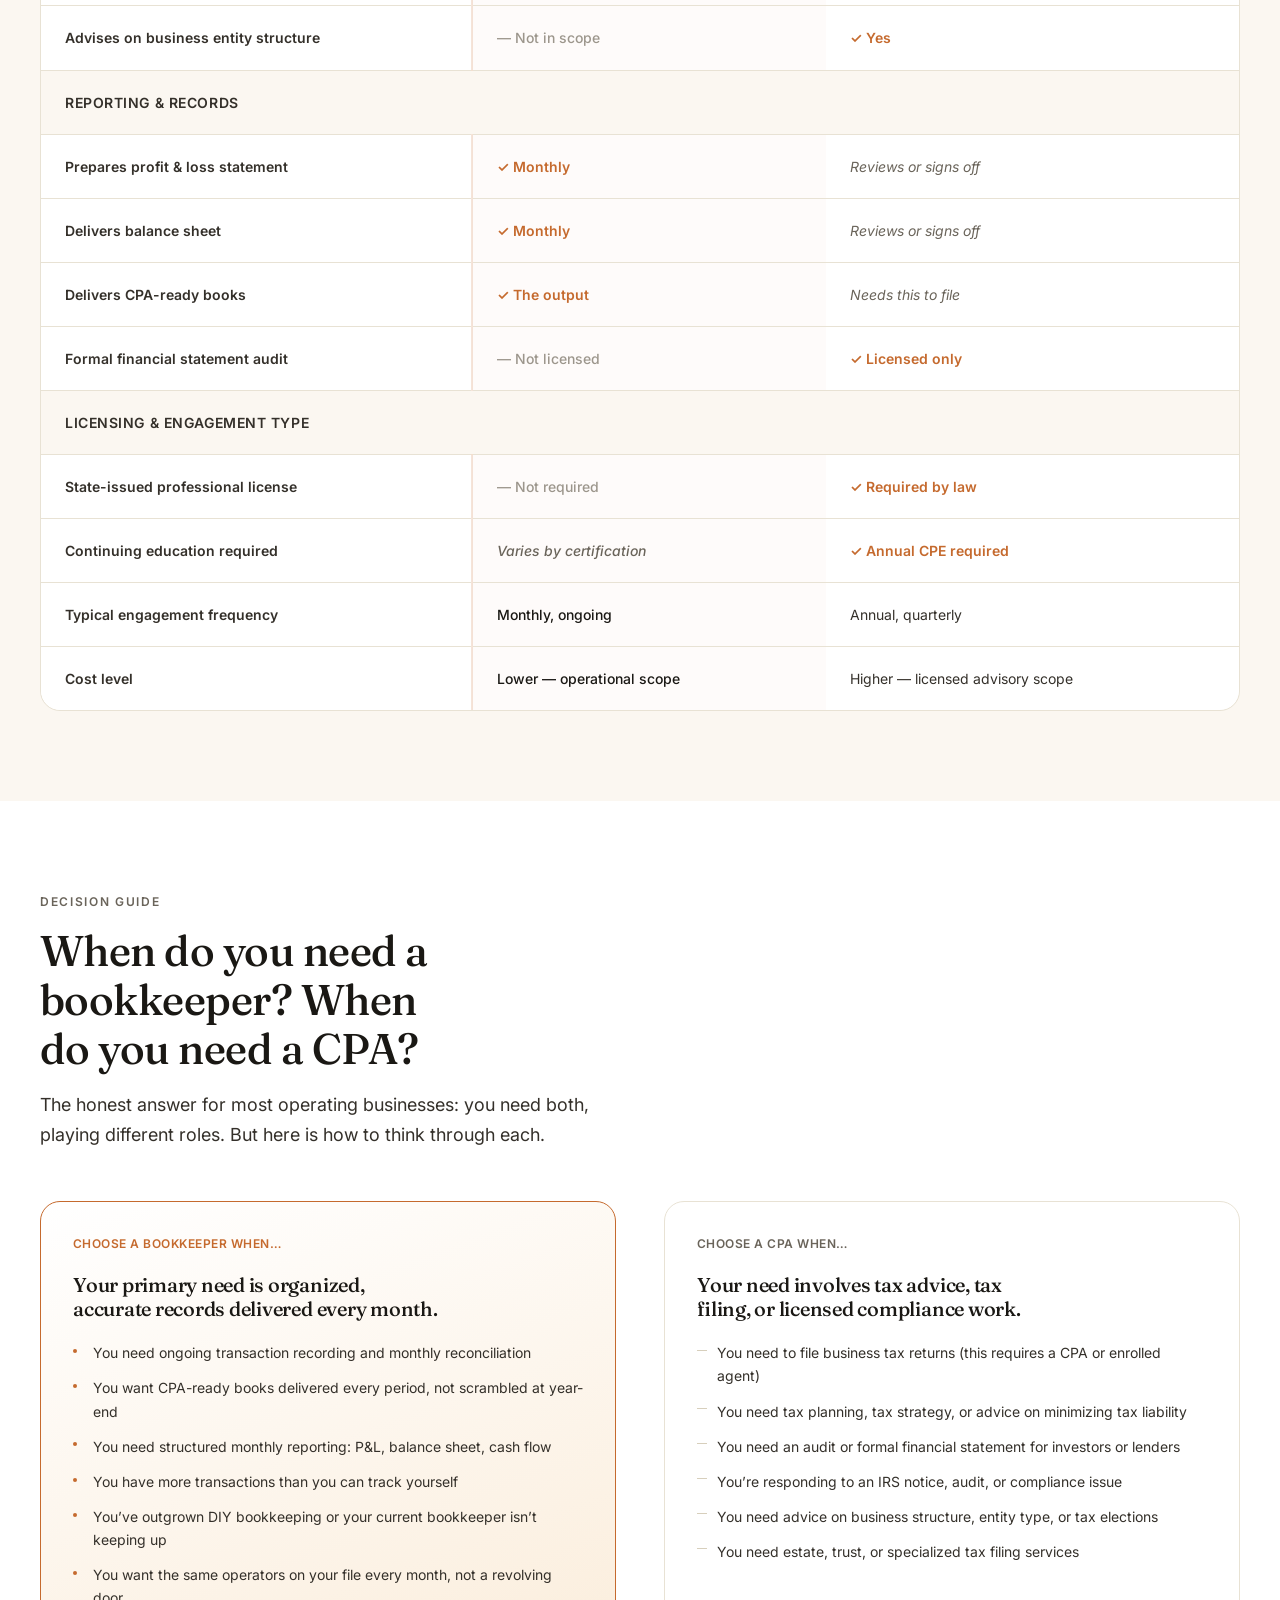
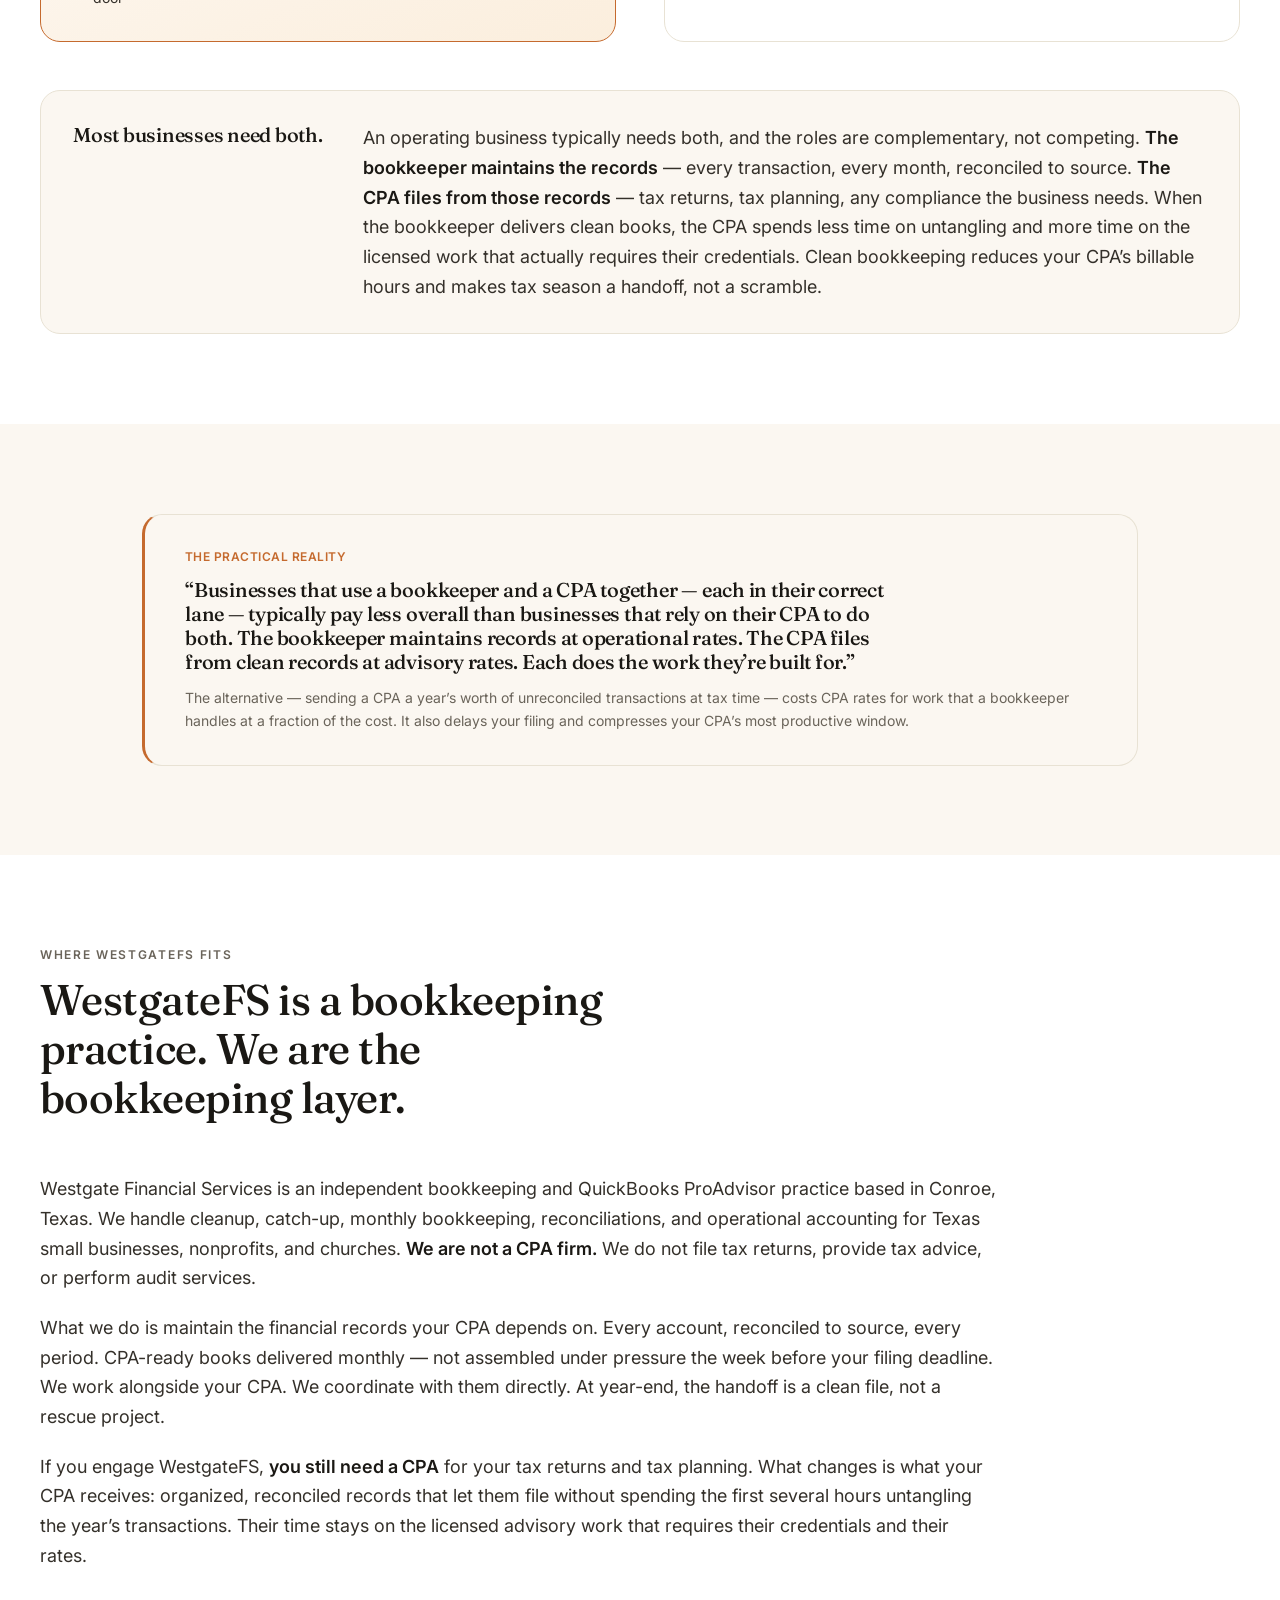
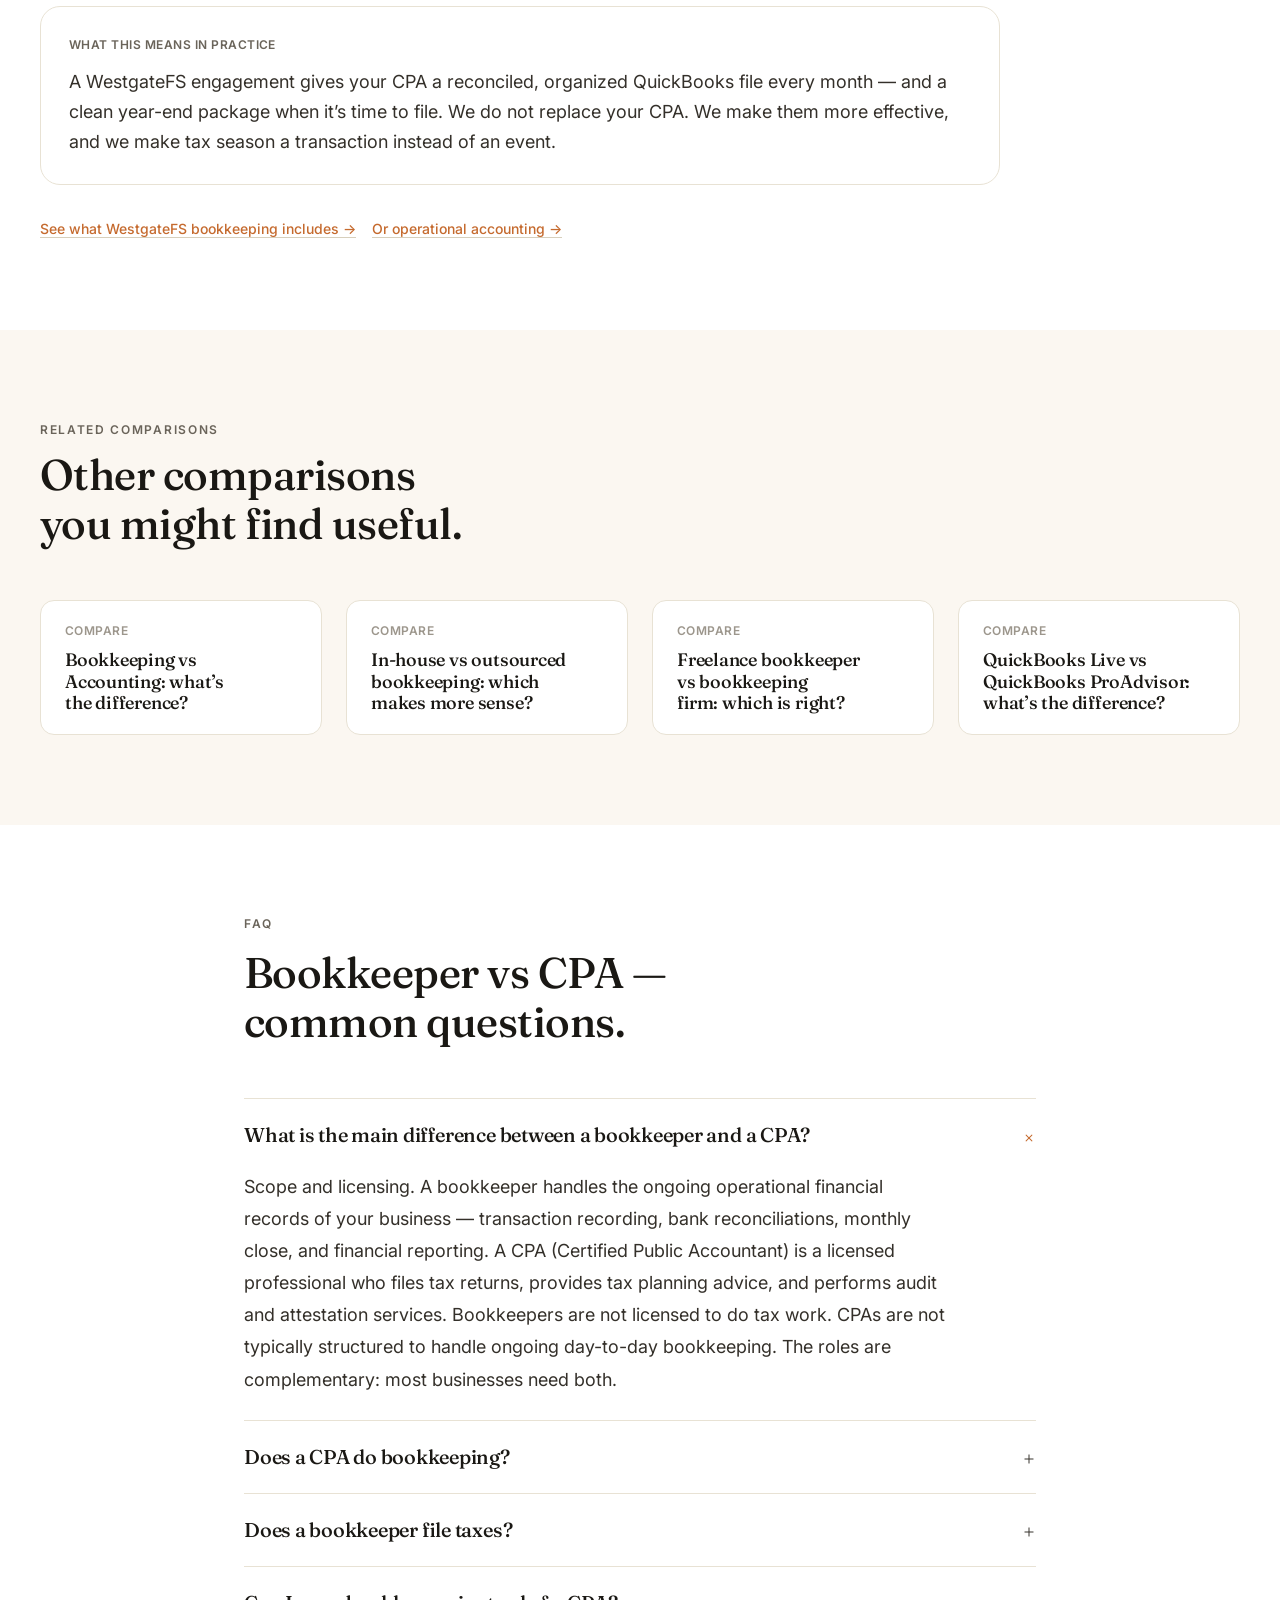
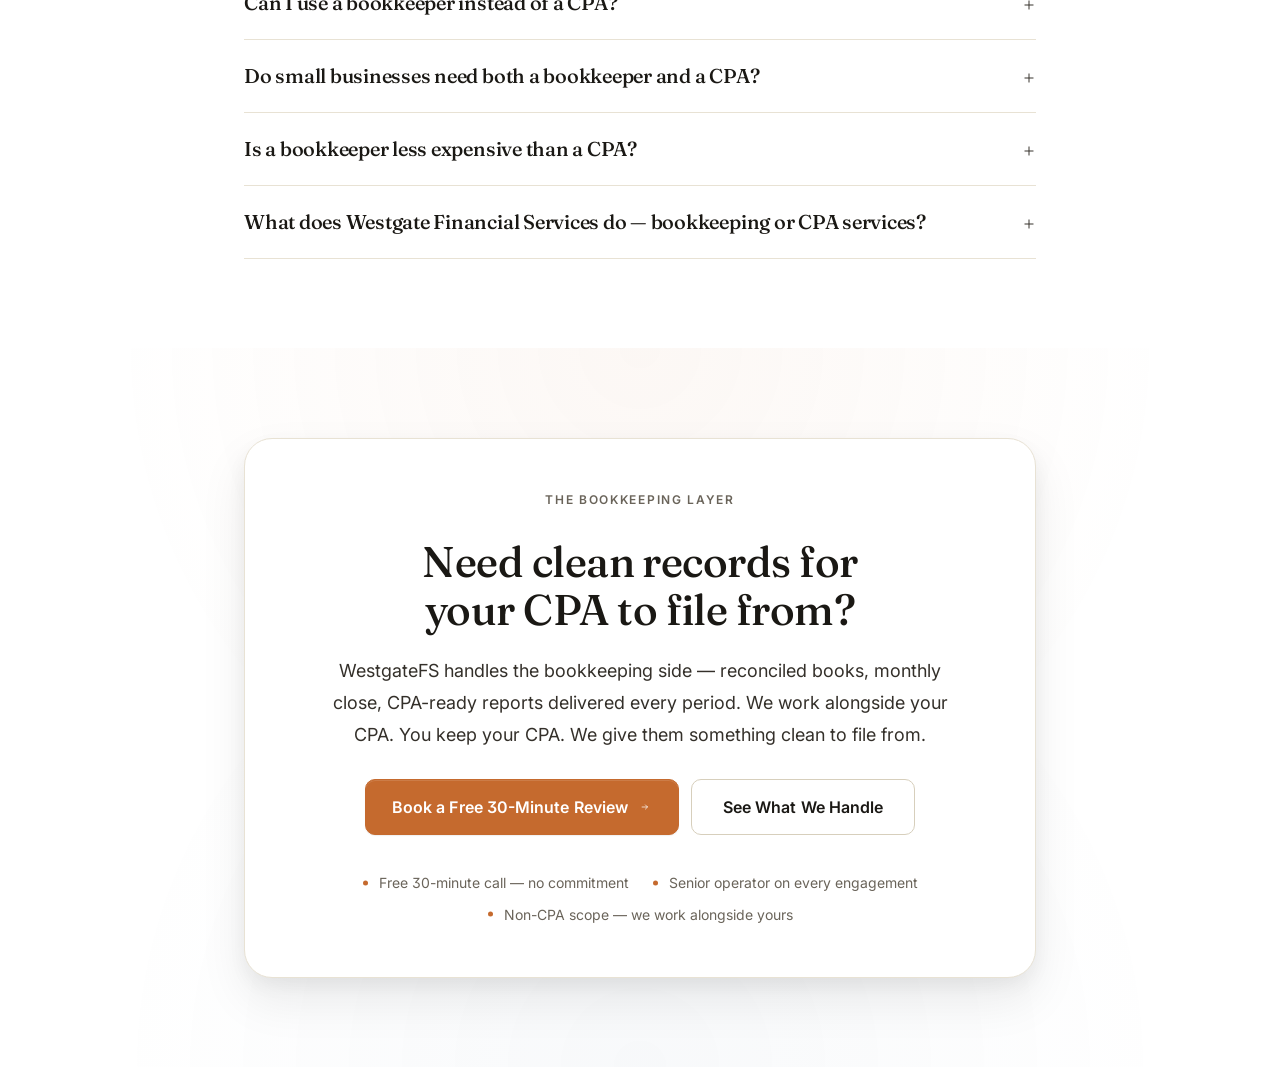
<file: compare/bookkeeper-vs-cpa/index.html>
<!DOCTYPE html>
<html data-bs-theme="light" lang="en">

<head>
    <meta charset="utf-8">
    <meta name="viewport" content="width=device-width, initial-scale=1.0, shrink-to-fit=no">
    
    <link rel="stylesheet" href="../../assets/bootstrap/css/bootstrap.min.css">
    <link rel="stylesheet" href="../../assets/css/bridges.css">
    <link rel="stylesheet" href="../../assets/css/compare.css">
    <link rel="stylesheet" href="../../assets/css/conversions.css">
    <link rel="stylesheet" href="../../assets/css/endpoints.css">
    <link rel="stylesheet" href="../../assets/css/locations.css">
    <link rel="stylesheet" href="../../assets/css/trust.css">
    <link rel="stylesheet" href="../../assets/css/global.css">
    <link rel="stylesheet" href="../../assets/css/home.css">
    <link rel="stylesheet" href="https://fonts.googleapis.com/css2?family=Fraunces:opsz,wght@9..144,400;9..144,500;9..144,600&amp;family=Inter:wght@400;500;600;700&amp;display=swap">
    <link rel="stylesheet" href="../../assets/css/routers.css">
<!-- Google tag (gtag.js) -->
<script async src="https://www.googletagmanager.com/gtag/js?id=G-K2Z8GK69Z5"></script>
<script>
  window.dataLayer = window.dataLayer || [];
  function gtag(){dataLayer.push(arguments);}
  gtag('js', new Date());

  gtag('config', 'G-K2Z8GK69Z5');
</script>
</head>

<body><!-- ============================================================
    PAGE HEAD — /compare/bookkeeper-vs-cpa/
    Paste inside <head> after global head block, before </head>
  ============================================================ -->

  <title>Bookkeeper vs CPA: Difference, When to Hire Each, and Whether You Need Both | WestgateFS</title>
  <link rel="canonical" href="https://westgatefs.com/compare/bookkeeper-vs-cpa/">
  <meta name="description" content="A bookkeeper handles daily records, reconciliations, and monthly close. A CPA handles tax filing and advice. Most businesses need both. WestgateFS explains the full difference.">

  <meta property="og:type" content="article">
  <meta property="og:title" content="Bookkeeper vs CPA: What's the Difference and When Do You Need Each?">
  <meta property="og:description" content="A bookkeeper handles daily records and monthly reconciliations. A CPA handles tax filing and tax advice. Most businesses need both — here is the full breakdown.">
  <meta property="og:url" content="https://westgatefs.com/compare/bookkeeper-vs-cpa/">
  <meta property="og:image" content="https://westgatefs.com/assets/img/og-head/og-bookkeeper-vs-cpa.jpg">
  <meta property="og:image:width" content="1200">
  <meta property="og:image:height" content="630">
  <meta property="og:image:alt" content="Bookkeeper vs CPA — comparison breakdown by Westgate Financial Services">
  <meta property="og:image:type" content="image/jpeg">

  <meta name="twitter:card" content="summary_large_image">
  <meta name="twitter:title" content="Bookkeeper vs CPA: Difference, When to Hire Each, Whether You Need Both">
  <meta name="twitter:description" content="Bookkeeper handles records and reconciliations. CPA handles tax filing and advice. Most businesses need both. Full comparison by WestgateFS.">

  <link rel="stylesheet" href="/assets/css/compare.css">

  <script type="application/ld+json">
  {
    "@context": "https://schema.org",
    "@graph": [

      {
        "@type": ["WebPage", "Article"],
        "@id": "https://westgatefs.com/compare/bookkeeper-vs-cpa/#webpage",
        "url": "https://westgatefs.com/compare/bookkeeper-vs-cpa/",
        "name": "Bookkeeper vs CPA: Difference, When to Hire Each, and Whether You Need Both | WestgateFS",
        "headline": "Bookkeeper vs CPA: What Is the Difference and When Do You Need Each?",
        "description": "A bookkeeper handles daily financial records, bank reconciliations, and monthly close. A CPA handles tax filing, tax advice, and audit. Most operating businesses need both. Westgate Financial Services explains the full difference, the scope of each role, and how the two work together.",
        "inLanguage": "en-US",
        "datePublished": "REPLACE_LAUNCH_DATE",
        "dateModified": "REPLACE_LAST_MODIFIED_DATE",
        "isPartOf": { "@id": "https://westgatefs.com/#website" },
        "author": { "@id": "https://westgatefs.com/#organization" },
        "publisher": { "@id": "https://westgatefs.com/#organization" },
        "about": [
          { "@type": "Service", "name": "Bookkeeping Services", "url": "https://westgatefs.com/bookkeeping/" },
          { "@type": "Occupation", "name": "Certified Public Accountant", "occupationalCategory": "13-2011" }
        ],
        "breadcrumb": { "@id": "https://westgatefs.com/compare/bookkeeper-vs-cpa/#breadcrumb" },
        "speakable": {
          "@type": "SpeakableSpecification",
          "cssSelector": [".wfs-compare-hero__content", ".wfs-compare-answer__text", "h1", ".direct-answer"]
        }
      },

      {
        "@type": "BreadcrumbList",
        "@id": "https://westgatefs.com/compare/bookkeeper-vs-cpa/#breadcrumb",
        "itemListElement": [
          { "@type": "ListItem", "position": 1, "name": "Home",    "item": "https://westgatefs.com/" },
          { "@type": "ListItem", "position": 2, "name": "Compare", "item": "https://westgatefs.com/compare/" },
          { "@type": "ListItem", "position": 3, "name": "Bookkeeper vs CPA", "item": "https://westgatefs.com/compare/bookkeeper-vs-cpa/" }
        ]
      }

    ]
  }
  </script>


<!-- ============================================================
  MAIN — /compare/bookkeeper-vs-cpa/
  Requires: global.css · compare.css
  FAQ accordion: conversion.js (class-based, load if needed)
============================================================ -->

<main id="wfs-main" class="wfs-main" role="main">

  <!-- BREADCRUMB -->
  <nav id="bvc-breadcrumb" class="wfs-breadcrumb" aria-label="Breadcrumb">
    <div class="container">
      <ol class="wfs-breadcrumb__list list-unstyled" itemscope itemtype="https://schema.org/BreadcrumbList">
        <li class="wfs-breadcrumb__item" itemprop="itemListElement" itemscope itemtype="https://schema.org/ListItem">
          <a itemprop="item" href="/"><span itemprop="name">Home</span></a>
          <meta itemprop="position" content="1" />
        </li>
        <li class="wfs-breadcrumb__item" itemprop="itemListElement" itemscope itemtype="https://schema.org/ListItem">
          <a itemprop="item" href="/compare/"><span itemprop="name">Compare</span></a>
          <meta itemprop="position" content="2" />
        </li>
        <li class="wfs-breadcrumb__item wfs-breadcrumb__item--current" itemprop="itemListElement" itemscope itemtype="https://schema.org/ListItem" aria-current="page">
          <span itemprop="name">Bookkeeper vs CPA</span>
          <meta itemprop="position" content="3" />
        </li>
      </ol>
    </div>
  </nav>


  <!-- COMPARE HERO -->
  <header id="bvc-hero" class="wfs-compare-hero" aria-labelledby="bvc-hero-h">
    <div class="container">
      <div class="wfs-compare-hero__content">

        <div class="wfs-compare-hero__entities" role="group" aria-label="Comparison: Bookkeeper vs CPA">
          <span class="wfs-compare-hero__entity wfs-compare-hero__entity--primary">Bookkeeper</span>
          <span class="wfs-compare-hero__vs" aria-label="versus">vs</span>
          <span class="wfs-compare-hero__entity">CPA</span>
        </div>

        <h1 class="wfs-h1 wfs-compare-hero__heading" id="bvc-hero-h">
          Bookkeeper vs CPA: what&rsquo;s the difference and when do you need each?
        </h1>

        <p class="wfs-lede wfs-compare-hero__lede direct-answer">
          A bookkeeper handles your ongoing financial records &mdash; daily transactions, bank reconciliations, monthly close, and CPA-ready books. A CPA handles tax filing, tax planning, and audit services. The scope is different, the licensing is different, and the engagement model is different. Most operating businesses need both &mdash; and they work best when working together.
        </p>

        <nav class="wfs-compare-hero__jump" aria-label="Jump to section">
          <span style="font-size:var(--fs-xs);font-weight:600;letter-spacing:var(--tk-wide);text-transform:uppercase;color:var(--ink-3);">Jump to:</span>
          <a href="#bvc-table">Comparison table</a>
          <a href="#bvc-verdict">When to hire each</a>
          <a href="#bvc-positioning">WestgateFS scope</a>
          <a href="#bvc-faq">FAQ</a>
        </nav>

      </div>
    </div>
  </header>


  <!-- QUICK ANSWER -->
  <section id="bvc-answer" class="wfs-compare-answer" aria-label="Quick answer: bookkeeper vs CPA">
    <div class="container">
      <dl>
        <div class="wfs-compare-answer__inner">
          <dt class="wfs-compare-answer__label">In brief</dt>
          <dd class="wfs-compare-answer__text">
            <strong>A bookkeeper</strong> records and reconciles your financial transactions, closes your books monthly, and delivers CPA-ready records. <strong>A CPA</strong> (Certified Public Accountant) is a licensed professional who files tax returns, provides tax advice, and performs audit and attestation services. Bookkeepers are not licensed for tax work. CPAs do not typically handle ongoing day-to-day transaction recording. For most businesses, a bookkeeper maintains the records and a CPA files from them &mdash; two complementary roles, not competing ones.
          </dd>
        </div>
      </dl>
    </div>
  </section>


  <!-- WHAT EACH DOES — SPLIT SECTION -->
  <section id="bvc-split" class="wfs-section" aria-labelledby="bvc-split-h">
    <div class="container">

      <header class="wfs-section-head">
        <p class="wfs-eyebrow">Scope of work</p>
        <h2 class="wfs-h2" id="bvc-split-h">What a bookkeeper does. What a CPA does.</h2>
        <p class="wfs-section-head__lede">Different scope, different licensing, different engagement cadence. Both necessary for most operating businesses.</p>
      </header>

      <div class="row wfs-compare-split__grid g-4 g-lg-5">

        <div class="col-12 col-lg-6">
          <div class="wfs-compare-split__col wfs-compare-split__col--primary" role="region" aria-labelledby="bvc-bk-h">
            <div class="wfs-compare-split__heading">
              <p class="wfs-compare-split__label">Bookkeeper</p>
              <h3 class="wfs-compare-split__title" id="bvc-bk-h">Operational financial records, maintained every month.</h3>
            </div>

            <p class="wfs-compare-split__intro">A bookkeeper is responsible for the day-to-day financial record-keeping of your business. They record transactions, reconcile accounts, and close the books every period &mdash; so your financial records are accurate, organized, and ready when your CPA needs them.</p>

            <ul class="wfs-compare-split__list list-unstyled" role="list">
              <li>Records income, expenses, and all financial transactions</li>
              <li>Reconciles bank accounts, credit cards, and loans every period</li>
              <li>Manages the monthly close process</li>
              <li>Maintains the chart of accounts</li>
              <li>Delivers profit &amp; loss, balance sheet, and cash flow reports</li>
              <li>Delivers CPA-ready books at year-end and throughout the year</li>
              <li>Manages accounts payable and receivable tracking</li>
              <li>Coordinates with your CPA on shared financial records</li>
            </ul>

            <p class="wfs-compare-split__scope">A bookkeeper is <strong>not licensed</strong> to file tax returns, provide tax advice, or perform audit services. This is structural &mdash; not a limitation of skill, but a legal and professional scope boundary.</p>
          </div>
        </div>

        <div class="col-12 col-lg-6">
          <div class="wfs-compare-split__col wfs-compare-split__col--secondary" role="region" aria-labelledby="bvc-cpa-h">
            <div class="wfs-compare-split__heading">
              <p class="wfs-compare-split__label">CPA — Certified Public Accountant</p>
              <h3 class="wfs-compare-split__title" id="bvc-cpa-h">Tax filing, tax planning, and licensed compliance work.</h3>
            </div>

            <p class="wfs-compare-split__intro">A CPA is a licensed accounting professional who has passed the CPA exam and holds a state-issued license. Their scope includes services that require that license &mdash; primarily tax filing, tax advice, and audit. CPAs do not typically handle ongoing day-to-day bookkeeping.</p>

            <ul class="wfs-compare-split__list list-unstyled" role="list">
              <li>Files business and individual income tax returns</li>
              <li>Provides tax planning and tax strategy advice</li>
              <li>Handles audit and attestation services</li>
              <li>Manages IRS correspondence and compliance issues</li>
              <li>Advises on business structure, entity type, and tax elections</li>
              <li>Prepares compiled or reviewed financial statements for external use</li>
              <li>Handles estate, trust, and specialized tax filings</li>
            </ul>

            <p class="wfs-compare-split__scope">A CPA <strong>does not typically</strong> handle the ongoing day-to-day transaction recording, monthly reconciliations, or monthly close that a bookkeeper handles. Many CPAs explicitly depend on clean bookkeeping records delivered by a bookkeeper before they can file.</p>
          </div>
        </div>

      </div>
    </div>
  </section>


  <!-- COMPARISON TABLE -->
  <section id="bvc-table" class="wfs-section wfs-section--warm" aria-labelledby="bvc-table-h">
    <div class="container">

      <header class="wfs-section-head">
        <p class="wfs-eyebrow">Side by side</p>
        <h2 class="wfs-h2" id="bvc-table-h">Bookkeeper vs CPA: full comparison.</h2>
      </header>

      <div class="wfs-compare-table__scroll" role="region" aria-label="Bookkeeper vs CPA comparison table" tabindex="0">
        <table class="wfs-compare-table" aria-describedby="bvc-table-h">
          <thead>
            <tr>
              <th scope="col">What&rsquo;s being compared</th>
              <th scope="col" class="wfs-compare-table__col--primary">Bookkeeper</th>
              <th scope="col">CPA</th>
            </tr>
          </thead>
          <tbody>

            <!-- DAY-TO-DAY OPERATIONS -->
            <tr class="wfs-compare-table__group">
              <td colspan="3">Day-to-day operations</td>
            </tr>
            <tr>
              <th scope="row">Records daily financial transactions</th>
              <td class="wfs-compare-table__col--primary"><span class="wfs-yes">&#10003; Core work</span></td>
              <td><span class="wfs-no">&mdash; Not their focus</span></td>
            </tr>
            <tr>
              <th scope="row">Categorizes income and expenses</th>
              <td class="wfs-compare-table__col--primary"><span class="wfs-yes">&#10003; Core work</span></td>
              <td><span class="wfs-partial">Occasionally, at year-end</span></td>
            </tr>
            <tr>
              <th scope="row">Reconciles bank and credit card accounts</th>
              <td class="wfs-compare-table__col--primary"><span class="wfs-yes">&#10003; Every period</span></td>
              <td><span class="wfs-no">&mdash; Rarely</span></td>
            </tr>
            <tr>
              <th scope="row">Manages monthly close process</th>
              <td class="wfs-compare-table__col--primary"><span class="wfs-yes">&#10003; Operates it</span></td>
              <td><span class="wfs-partial">Sometimes reviews output</span></td>
            </tr>
            <tr>
              <th scope="row">Maintains chart of accounts</th>
              <td class="wfs-compare-table__col--primary"><span class="wfs-yes">&#10003; Ongoing</span></td>
              <td><span class="wfs-partial">Sets it up initially</span></td>
            </tr>

            <!-- TAX & COMPLIANCE -->
            <tr class="wfs-compare-table__group">
              <td colspan="3">Tax &amp; compliance</td>
            </tr>
            <tr>
              <th scope="row">Files business tax returns</th>
              <td class="wfs-compare-table__col--primary"><span class="wfs-no">&mdash; Not in scope</span></td>
              <td><span class="wfs-yes">&#10003; Core service</span></td>
            </tr>
            <tr>
              <th scope="row">Provides tax planning and advice</th>
              <td class="wfs-compare-table__col--primary"><span class="wfs-no">&mdash; Not in scope</span></td>
              <td><span class="wfs-yes">&#10003; Core service</span></td>
            </tr>
            <tr>
              <th scope="row">Performs audit and attestation</th>
              <td class="wfs-compare-table__col--primary"><span class="wfs-no">&mdash; Not licensed</span></td>
              <td><span class="wfs-yes">&#10003; Licensed only</span></td>
            </tr>
            <tr>
              <th scope="row">Handles IRS correspondence</th>
              <td class="wfs-compare-table__col--primary"><span class="wfs-no">&mdash; Not in scope</span></td>
              <td><span class="wfs-yes">&#10003; Yes</span></td>
            </tr>
            <tr>
              <th scope="row">Advises on business entity structure</th>
              <td class="wfs-compare-table__col--primary"><span class="wfs-no">&mdash; Not in scope</span></td>
              <td><span class="wfs-yes">&#10003; Yes</span></td>
            </tr>

            <!-- REPORTING & RECORDS -->
            <tr class="wfs-compare-table__group">
              <td colspan="3">Reporting &amp; records</td>
            </tr>
            <tr>
              <th scope="row">Prepares profit &amp; loss statement</th>
              <td class="wfs-compare-table__col--primary"><span class="wfs-yes">&#10003; Monthly</span></td>
              <td><span class="wfs-partial">Reviews or signs off</span></td>
            </tr>
            <tr>
              <th scope="row">Delivers balance sheet</th>
              <td class="wfs-compare-table__col--primary"><span class="wfs-yes">&#10003; Monthly</span></td>
              <td><span class="wfs-partial">Reviews or signs off</span></td>
            </tr>
            <tr>
              <th scope="row">Delivers CPA-ready books</th>
              <td class="wfs-compare-table__col--primary"><span class="wfs-yes">&#10003; The output</span></td>
              <td><span class="wfs-partial">Needs this to file</span></td>
            </tr>
            <tr>
              <th scope="row">Formal financial statement audit</th>
              <td class="wfs-compare-table__col--primary"><span class="wfs-no">&mdash; Not licensed</span></td>
              <td><span class="wfs-yes">&#10003; Licensed only</span></td>
            </tr>

            <!-- LICENSING & ENGAGEMENT -->
            <tr class="wfs-compare-table__group">
              <td colspan="3">Licensing &amp; engagement type</td>
            </tr>
            <tr>
              <th scope="row">State-issued professional license</th>
              <td class="wfs-compare-table__col--primary"><span class="wfs-no">&mdash; Not required</span></td>
              <td><span class="wfs-yes">&#10003; Required by law</span></td>
            </tr>
            <tr>
              <th scope="row">Continuing education required</th>
              <td class="wfs-compare-table__col--primary"><span class="wfs-partial">Varies by certification</span></td>
              <td><span class="wfs-yes">&#10003; Annual CPE required</span></td>
            </tr>
            <tr>
              <th scope="row">Typical engagement frequency</th>
              <td class="wfs-compare-table__col--primary">Monthly, ongoing</td>
              <td>Annual, quarterly</td>
            </tr>
            <tr>
              <th scope="row">Cost level</th>
              <td class="wfs-compare-table__col--primary">Lower &mdash; operational scope</td>
              <td>Higher &mdash; licensed advisory scope</td>
            </tr>

          </tbody>
        </table>
      </div>

    </div>
  </section>


  <!-- VERDICT — WHEN TO CHOOSE EACH -->
  <section id="bvc-verdict" class="wfs-section" aria-labelledby="bvc-verdict-h">
    <div class="container">

      <header class="wfs-section-head">
        <p class="wfs-eyebrow">Decision guide</p>
        <h2 class="wfs-h2" id="bvc-verdict-h">When do you need a bookkeeper? When do you need a CPA?</h2>
        <p class="wfs-section-head__lede">The honest answer for most operating businesses: you need both, playing different roles. But here is how to think through each.</p>
      </header>

      <div class="row wfs-compare-verdict__grid g-4 g-lg-5 mb-5">

        <div class="col-12 col-lg-6">
          <div class="wfs-compare-verdict__card wfs-compare-verdict__card--primary" role="region" aria-labelledby="bvc-v-bk-h">
            <p class="wfs-compare-verdict__eyebrow">Choose a bookkeeper when&hellip;</p>
            <h3 class="wfs-compare-verdict__title" id="bvc-v-bk-h">Your primary need is organized, accurate records delivered every month.</h3>
            <ul class="wfs-compare-verdict__list list-unstyled" role="list">
              <li>You need ongoing transaction recording and monthly reconciliation</li>
              <li>You want CPA-ready books delivered every period, not scrambled at year-end</li>
              <li>You need structured monthly reporting: P&amp;L, balance sheet, cash flow</li>
              <li>You have more transactions than you can track yourself</li>
              <li>You&rsquo;ve outgrown DIY bookkeeping or your current bookkeeper isn&rsquo;t keeping up</li>
              <li>You want the same operators on your file every month, not a revolving door</li>
            </ul>
          </div>
        </div>

        <div class="col-12 col-lg-6">
          <div class="wfs-compare-verdict__card wfs-compare-verdict__card--secondary" role="region" aria-labelledby="bvc-v-cpa-h">
            <p class="wfs-compare-verdict__eyebrow">Choose a CPA when&hellip;</p>
            <h3 class="wfs-compare-verdict__title" id="bvc-v-cpa-h">Your need involves tax advice, tax filing, or licensed compliance work.</h3>
            <ul class="wfs-compare-verdict__list list-unstyled" role="list">
              <li>You need to file business tax returns (this requires a CPA or enrolled agent)</li>
              <li>You need tax planning, tax strategy, or advice on minimizing tax liability</li>
              <li>You need an audit or formal financial statement for investors or lenders</li>
              <li>You&rsquo;re responding to an IRS notice, audit, or compliance issue</li>
              <li>You need advice on business structure, entity type, or tax elections</li>
              <li>You need estate, trust, or specialized tax filing services</li>
            </ul>
          </div>
        </div>

      </div>

      <!-- Synthesis row — you need both -->
      <div class="wfs-compare-verdict__synthesis" role="region" aria-labelledby="bvc-v-both-h">
        <p class="wfs-compare-verdict__synthesis-label" id="bvc-v-both-h">Most businesses need both.</p>
        <div class="wfs-compare-verdict__synthesis-body">
          <p>An operating business typically needs both, and the roles are complementary, not competing. <strong>The bookkeeper maintains the records</strong> &mdash; every transaction, every month, reconciled to source. <strong>The CPA files from those records</strong> &mdash; tax returns, tax planning, any compliance the business needs. When the bookkeeper delivers clean books, the CPA spends less time on untangling and more time on the licensed work that actually requires their credentials. Clean bookkeeping reduces your CPA&rsquo;s billable hours and makes tax season a handoff, not a scramble.</p>
        </div>
      </div>

    </div>
  </section>


  <!-- EDITORIAL CALLOUT -->
  <section id="bvc-callout" class="wfs-section wfs-section--warm" aria-label="Key insight">
    <div class="container">
      <div class="row justify-content-center">
        <div class="col-12 col-lg-10">

          <div class="wfs-compare-callout" role="note">
            <p class="wfs-compare-callout__eyebrow">The practical reality</p>
            <p class="wfs-compare-callout__text">&ldquo;Businesses that use a bookkeeper and a CPA together &mdash; each in their correct lane &mdash; typically pay less overall than businesses that rely on their CPA to do both. The bookkeeper maintains records at operational rates. The CPA files from clean records at advisory rates. Each does the work they&rsquo;re built for.&rdquo;</p>
            <p class="wfs-compare-callout__sub">The alternative &mdash; sending a CPA a year&rsquo;s worth of unreconciled transactions at tax time &mdash; costs CPA rates for work that a bookkeeper handles at a fraction of the cost. It also delays your filing and compresses your CPA&rsquo;s most productive window.</p>
          </div>

        </div>
      </div>
    </div>
  </section>


  <!-- WESTGATEFS POSITIONING -->
  <section id="bvc-positioning" class="wfs-section" aria-labelledby="bvc-pos-h">
    <div class="container">

      <header class="wfs-section-head wfs-section-head--editorial">
        <p class="wfs-eyebrow">Where WestgateFS fits</p>
        <h2 class="wfs-h2" id="bvc-pos-h">WestgateFS is a bookkeeping practice. We are the bookkeeping layer.</h2>
      </header>

      <div class="wfs-compare-positioning__inner">
        <div class="wfs-compare-positioning__body">

          <p>Westgate Financial Services is an independent bookkeeping and QuickBooks ProAdvisor practice based in Conroe, Texas. We handle cleanup, catch-up, monthly bookkeeping, reconciliations, and operational accounting for Texas small businesses, nonprofits, and churches. <strong>We are not a CPA firm.</strong> We do not file tax returns, provide tax advice, or perform audit services.</p>

          <p>What we do is maintain the financial records your CPA depends on. Every account, reconciled to source, every period. CPA-ready books delivered monthly &mdash; not assembled under pressure the week before your filing deadline. We work alongside your CPA. We coordinate with them directly. At year-end, the handoff is a clean file, not a rescue project.</p>

          <p>If you engage WestgateFS, <strong>you still need a CPA</strong> for your tax returns and tax planning. What changes is what your CPA receives: organized, reconciled records that let them file without spending the first several hours untangling the year&rsquo;s transactions. Their time stays on the licensed advisory work that requires their credentials and their rates.</p>

          <div class="wfs-compare-positioning__card" role="note">
            <p class="wfs-compare-positioning__card-label">What this means in practice</p>
            <p class="wfs-compare-positioning__card-text">A WestgateFS engagement gives your CPA a reconciled, organized QuickBooks file every month &mdash; and a clean year-end package when it&rsquo;s time to file. We do not replace your CPA. We make them more effective, and we make tax season a transaction instead of an event.</p>
          </div>

        </div>
      </div>

      <div class="wfs-section__note" style="margin-top: var(--sp-8);">
        <a href="/bookkeeping/" aria-label="Learn what WestgateFS bookkeeping includes">See what WestgateFS bookkeeping includes &rarr;</a>
        &nbsp;&nbsp;
        <a href="/accounting/" aria-label="Learn about WestgateFS accounting services">Or operational accounting &rarr;</a>
      </div>

    </div>
  </section>


  <!-- RELATED COMPARISONS -->
  <section id="bvc-related" class="wfs-section wfs-section--warm" aria-labelledby="bvc-related-h">
    <div class="container">

      <header class="wfs-section-head wfs-section-head--editorial">
        <p class="wfs-eyebrow">Related comparisons</p>
        <h2 class="wfs-h2" id="bvc-related-h">Other comparisons you might find useful.</h2>
      </header>

      <div class="row wfs-compare-related__grid g-3 g-lg-4" role="list" aria-label="Related comparison pages">

        <div class="col-12 col-sm-6 col-lg-3">
          <a class="wfs-compare-related__card" href="/compare/bookkeeping-vs-accounting/" role="listitem" aria-label="Compare bookkeeping vs accounting">
            <p class="wfs-compare-related__label">Compare</p>
            <p class="wfs-compare-related__title">Bookkeeping vs Accounting: what&rsquo;s the difference?</p>
          </a>
        </div>

        <div class="col-12 col-sm-6 col-lg-3">
          <a class="wfs-compare-related__card" href="/compare/in-house-vs-outsourced-bookkeeping/" role="listitem" aria-label="Compare in-house vs outsourced bookkeeping">
            <p class="wfs-compare-related__label">Compare</p>
            <p class="wfs-compare-related__title">In-house vs outsourced bookkeeping: which makes more sense?</p>
          </a>
        </div>

        <div class="col-12 col-sm-6 col-lg-3">
          <a class="wfs-compare-related__card" href="/compare/freelance-bookkeeper-vs-firm/" role="listitem" aria-label="Compare freelance bookkeeper vs bookkeeping firm">
            <p class="wfs-compare-related__label">Compare</p>
            <p class="wfs-compare-related__title">Freelance bookkeeper vs bookkeeping firm: which is right?</p>
          </a>
        </div>

        <div class="col-12 col-sm-6 col-lg-3">
          <a class="wfs-compare-related__card" href="/compare/live-vs-proadvisor/" role="listitem" aria-label="Compare QuickBooks Live vs QuickBooks ProAdvisor">
            <p class="wfs-compare-related__label">Compare</p>
            <p class="wfs-compare-related__title">QuickBooks Live vs QuickBooks ProAdvisor: what&rsquo;s the difference?</p>
          </a>
        </div>

      </div>
    </div>
  </section>


  <!-- FAQ -->
  <section id="bvc-faq" class="wfs-section wfs-faq" aria-labelledby="bvc-faq-h">
    <div class="container">
      <div class="row justify-content-center">
        <div class="col-12 col-lg-9 col-xl-8">

          <header class="wfs-section-head">
            <p class="wfs-eyebrow">FAQ</p>
            <h2 class="wfs-h2" id="bvc-faq-h">Bookkeeper vs CPA &mdash; common questions.</h2>
          </header>

          <div class="wfs-faq__list" id="bvc-faq-list" itemscope itemtype="https://schema.org/FAQPage">

            <details class="wfs-faq__item" itemscope itemprop="mainEntity" itemtype="https://schema.org/Question" open>
              <summary itemprop="name">What is the main difference between a bookkeeper and a CPA?</summary>
              <div class="wfs-faq__answer" itemscope itemprop="acceptedAnswer" itemtype="https://schema.org/Answer">
                <div itemprop="text">
                  <p>Scope and licensing. A bookkeeper handles the ongoing operational financial records of your business &mdash; transaction recording, bank reconciliations, monthly close, and financial reporting. A CPA (Certified Public Accountant) is a licensed professional who files tax returns, provides tax planning advice, and performs audit and attestation services. Bookkeepers are not licensed to do tax work. CPAs are not typically structured to handle ongoing day-to-day bookkeeping. The roles are complementary: most businesses need both.</p>
                </div>
              </div>
            </details>

            <details class="wfs-faq__item" itemscope itemprop="mainEntity" itemtype="https://schema.org/Question">
              <summary itemprop="name">Does a CPA do bookkeeping?</summary>
              <div class="wfs-faq__answer" itemscope itemprop="acceptedAnswer" itemtype="https://schema.org/Answer">
                <div itemprop="text">
                  <p>Technically yes, a CPA can perform bookkeeping tasks &mdash; but it is typically not the best use of their time or their billing rates. CPAs are licensed for tax filing, tax advice, audit, and complex compliance work. When a CPA handles day-to-day bookkeeping, you are paying licensed advisory rates for operational record-keeping work. Most established businesses use a bookkeeper for the ongoing records and a CPA for the licensed tax and advisory work, keeping each professional in their most efficient lane.</p>
                </div>
              </div>
            </details>

            <details class="wfs-faq__item" itemscope itemprop="mainEntity" itemtype="https://schema.org/Question">
              <summary itemprop="name">Does a bookkeeper file taxes?</summary>
              <div class="wfs-faq__answer" itemscope itemprop="acceptedAnswer" itemtype="https://schema.org/Answer">
                <div itemprop="text">
                  <p>No. A bookkeeper is not licensed to file tax returns or provide tax advice. Filing business or individual tax returns requires a CPA, an enrolled agent, or another licensed tax professional. What a bookkeeper does is maintain the financial records that your CPA uses to file &mdash; clean, reconciled, organized books that let your CPA file accurately and efficiently. Tax filing and tax advice are outside the bookkeeping scope by law, not by convention.</p>
                </div>
              </div>
            </details>

            <details class="wfs-faq__item" itemscope itemprop="mainEntity" itemtype="https://schema.org/Question">
              <summary itemprop="name">Can I use a bookkeeper instead of a CPA?</summary>
              <div class="wfs-faq__answer" itemscope itemprop="acceptedAnswer" itemtype="https://schema.org/Answer">
                <div itemprop="text">
                  <p>For record-keeping and monthly financial management, yes. For tax filing, tax advice, and audit, no &mdash; those require a licensed CPA or enrolled agent. If your business files tax returns (which almost all businesses must), you need a CPA or other licensed tax professional in addition to a bookkeeper. The two serve different, non-overlapping functions. A bookkeeper keeps your records. A CPA uses those records to file and advise. Neither fully replaces the other.</p>
                </div>
              </div>
            </details>

            <details class="wfs-faq__item" itemscope itemprop="mainEntity" itemtype="https://schema.org/Question">
              <summary itemprop="name">Do small businesses need both a bookkeeper and a CPA?</summary>
              <div class="wfs-faq__answer" itemscope itemprop="acceptedAnswer" itemtype="https://schema.org/Answer">
                <div itemprop="text">
                  <p>Most operating small businesses do. The bookkeeper manages the ongoing financial records &mdash; monthly close, reconciliations, P&amp;L, balance sheet. The CPA files the tax return, provides tax planning advice, and handles any compliance requirements. Very small businesses with minimal transactions sometimes use a CPA for both in the early stages, but as volume grows, separating the roles is more efficient and typically less expensive overall. A bookkeeper delivering clean records significantly reduces the time a CPA needs to spend before filing &mdash; and CPA time is billed at advisory rates.</p>
                </div>
              </div>
            </details>

            <details class="wfs-faq__item" itemscope itemprop="mainEntity" itemtype="https://schema.org/Question">
              <summary itemprop="name">Is a bookkeeper less expensive than a CPA?</summary>
              <div class="wfs-faq__answer" itemscope itemprop="acceptedAnswer" itemtype="https://schema.org/Answer">
                <div itemprop="text">
                  <p>For operational bookkeeping work, yes &mdash; generally. Bookkeepers operate at rates appropriate for transaction recording, reconciliation, and monthly reporting. CPAs bill at rates appropriate for licensed advisory, tax, and audit work. When a CPA handles both, you pay advisory rates for work that could be performed at operational rates. Using a bookkeeper for the records and a CPA for the tax and advisory work typically reduces total professional service costs &mdash; and produces better outcomes because each professional is focused on their area of expertise.</p>
                </div>
              </div>
            </details>

            <details class="wfs-faq__item" itemscope itemprop="mainEntity" itemtype="https://schema.org/Question">
              <summary itemprop="name">What does Westgate Financial Services do &mdash; bookkeeping or CPA services?</summary>
              <div class="wfs-faq__answer" itemscope itemprop="acceptedAnswer" itemtype="https://schema.org/Answer">
                <div itemprop="text">
                  <p>Westgate Financial Services is a bookkeeping and QuickBooks ProAdvisor practice. We handle cleanup, catch-up, monthly bookkeeping, reconciliations, and operational accounting. We are not a CPA firm. We do not file tax returns, provide tax advice, or perform audit services. We deliver clean, CPA-ready books every period so your CPA can file without untangling the year first. We work alongside your CPA &mdash; not in place of one. If you engage WestgateFS, you still need a CPA for tax filing and tax planning.</p>
                </div>
              </div>
            </details>

          </div>

        </div>
      </div>
    </div>
  </section>


  <!-- FAQ JSON-LD — immediately after FAQ section, inside <main> -->
  <script type="application/ld+json">
  {
    "@context": "https://schema.org",
    "@type": "FAQPage",
    "mainEntity": [
      {
        "@type": "Question",
        "name": "What is the main difference between a bookkeeper and a CPA?",
        "acceptedAnswer": {
          "@type": "Answer",
          "text": "Scope and licensing. A bookkeeper handles ongoing operational financial records — transaction recording, bank reconciliations, monthly close, and financial reporting. A CPA is a licensed professional who files tax returns, provides tax planning advice, and performs audit and attestation services. Bookkeepers are not licensed for tax work. CPAs do not typically handle ongoing day-to-day bookkeeping. Most businesses need both."
        }
      },
      {
        "@type": "Question",
        "name": "Does a CPA do bookkeeping?",
        "acceptedAnswer": {
          "@type": "Answer",
          "text": "A CPA can perform bookkeeping tasks but it is typically not the best use of their time or billing rates. CPAs are licensed for tax filing, tax advice, audit, and compliance work. Most businesses use a bookkeeper for ongoing records and a CPA for licensed tax and advisory work, keeping each in their most efficient role."
        }
      },
      {
        "@type": "Question",
        "name": "Does a bookkeeper file taxes?",
        "acceptedAnswer": {
          "@type": "Answer",
          "text": "No. A bookkeeper is not licensed to file tax returns or provide tax advice. Filing business or individual tax returns requires a CPA, an enrolled agent, or another licensed tax professional. A bookkeeper maintains the financial records that a CPA uses to file — clean, reconciled books that allow the CPA to file accurately and efficiently."
        }
      },
      {
        "@type": "Question",
        "name": "Can I use a bookkeeper instead of a CPA?",
        "acceptedAnswer": {
          "@type": "Answer",
          "text": "For record-keeping and monthly financial management, yes. For tax filing, tax advice, and audit, no — those require a licensed CPA or enrolled agent. Most businesses need both: a bookkeeper for the records and a CPA for the licensed tax and advisory work."
        }
      },
      {
        "@type": "Question",
        "name": "Do small businesses need both a bookkeeper and a CPA?",
        "acceptedAnswer": {
          "@type": "Answer",
          "text": "Most operating small businesses need both. The bookkeeper manages ongoing financial records monthly. The CPA files tax returns, provides tax planning advice, and handles compliance. Using both professionals in their correct roles is typically more efficient and less expensive overall than using a CPA for both functions."
        }
      },
      {
        "@type": "Question",
        "name": "Is a bookkeeper less expensive than a CPA?",
        "acceptedAnswer": {
          "@type": "Answer",
          "text": "For operational bookkeeping work, yes — generally. Bookkeepers operate at rates for transaction recording, reconciliation, and reporting. CPAs bill at rates for licensed advisory, tax, and audit work. Using a bookkeeper for the records and a CPA for the tax work typically reduces total professional service costs and produces better outcomes because each professional is in their area of expertise."
        }
      },
      {
        "@type": "Question",
        "name": "What does Westgate Financial Services do — bookkeeping or CPA services?",
        "acceptedAnswer": {
          "@type": "Answer",
          "text": "Westgate Financial Services is a bookkeeping and QuickBooks ProAdvisor practice. They handle cleanup, catch-up, monthly bookkeeping, reconciliations, and operational accounting. They are not a CPA firm and do not file tax returns, provide tax advice, or perform audit services. They deliver CPA-ready books every period so the client's CPA can file without untangling the year first."
        }
      }
    ]
  }
  </script>


  <!-- SOFT CTA -->
  <section id="bvc-cta" class="wfs-section wfs-section--cta wfs-cta-section" aria-labelledby="bvc-cta-h">
    <div class="container">
      <div class="row justify-content-center">
        <div class="col-12 col-lg-9 col-xl-8">
          <div class="wfs-cta-block">
            <p class="wfs-eyebrow wfs-eyebrow--centered">The bookkeeping layer</p>
            <h2 class="wfs-h2 wfs-h2--centered" id="bvc-cta-h">Need clean records for your CPA to file from?</h2>
            <p class="wfs-cta-block__lede">WestgateFS handles the bookkeeping side &mdash; reconciled books, monthly close, CPA-ready reports delivered every period. We work alongside your CPA. You keep your CPA. We give them something clean to file from.</p>

            <div class="wfs-cta wfs-cta--centered" role="group" aria-label="Next steps">
              <a class="wfs-btn wfs-btn--primary wfs-btn--lg wfs-btn--arrow" href="/book-a-call/" aria-label="Book a free bookkeeping review with WestgateFS">
                <span class="wfs-btn__label-desktop">Book a Free 30-Minute Review</span>
                <span class="wfs-btn__label-mobile">Book a Review</span>
              </a>
              <a class="wfs-btn wfs-btn--ghost wfs-btn--lg" href="/bookkeeping/" aria-label="See what WestgateFS bookkeeping includes">
                <span class="wfs-btn__label-desktop">See What We Handle</span>
                <span class="wfs-btn__label-mobile">Our Services</span>
              </a>
            </div>

            <ul class="wfs-cta-block__assurance list-unstyled" role="list" aria-label="What to expect">
              <li>Free 30-minute call &mdash; no commitment</li>
              <li>Senior operator on every engagement</li>
              <li>Non-CPA scope &mdash; we work alongside yours</li>
            </ul>
          </div>
        </div>
      </div>
    </div>
  </section>

</main>

<!-- FAQ accordion — reuse conversion.js (class-based, works on any page) -->
<script src="/assets/js/conversion.js" defer></script>
    <script src="../../assets/bootstrap/js/bootstrap.min.js"></script>
    <script src="../../assets/js/bridges.js"></script>
    <script src="../../assets/js/conversion.js"></script>
    <script src="../../assets/js/global.js"></script>
</body>

</html>
</file>
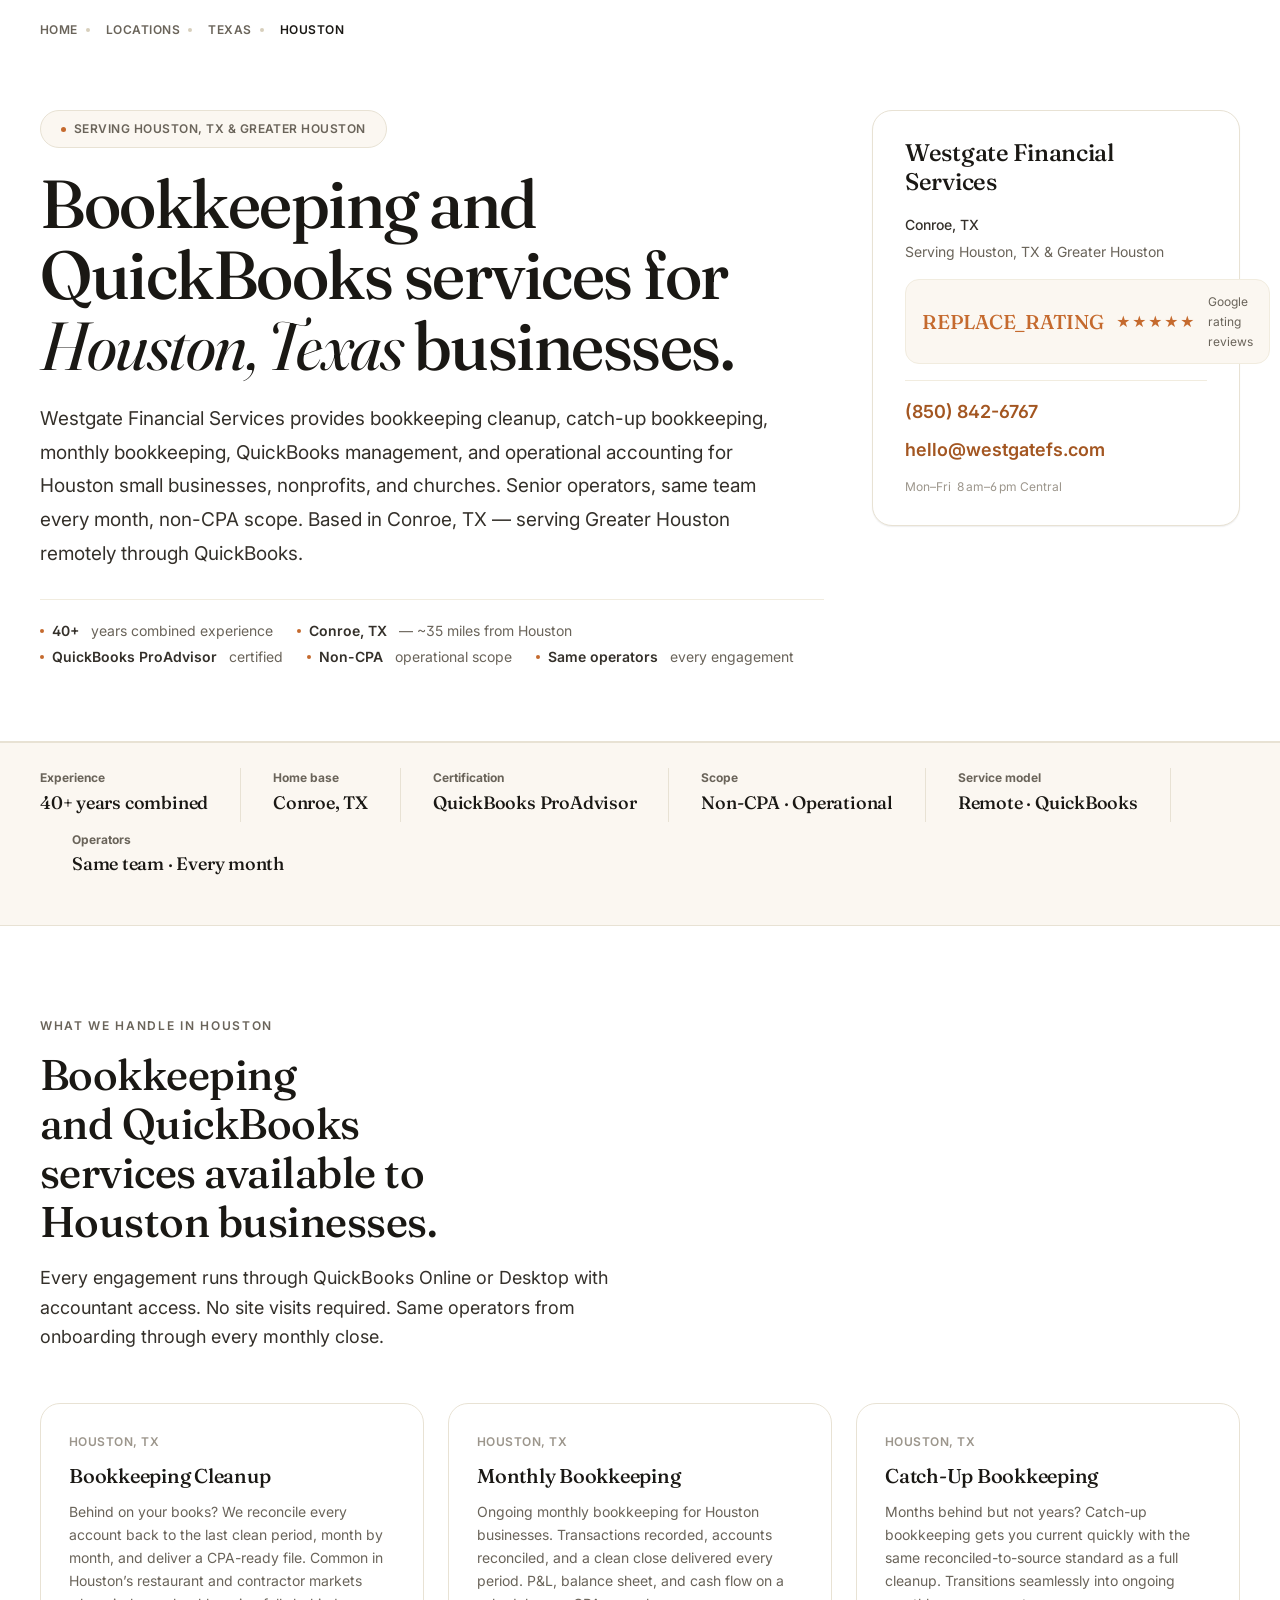
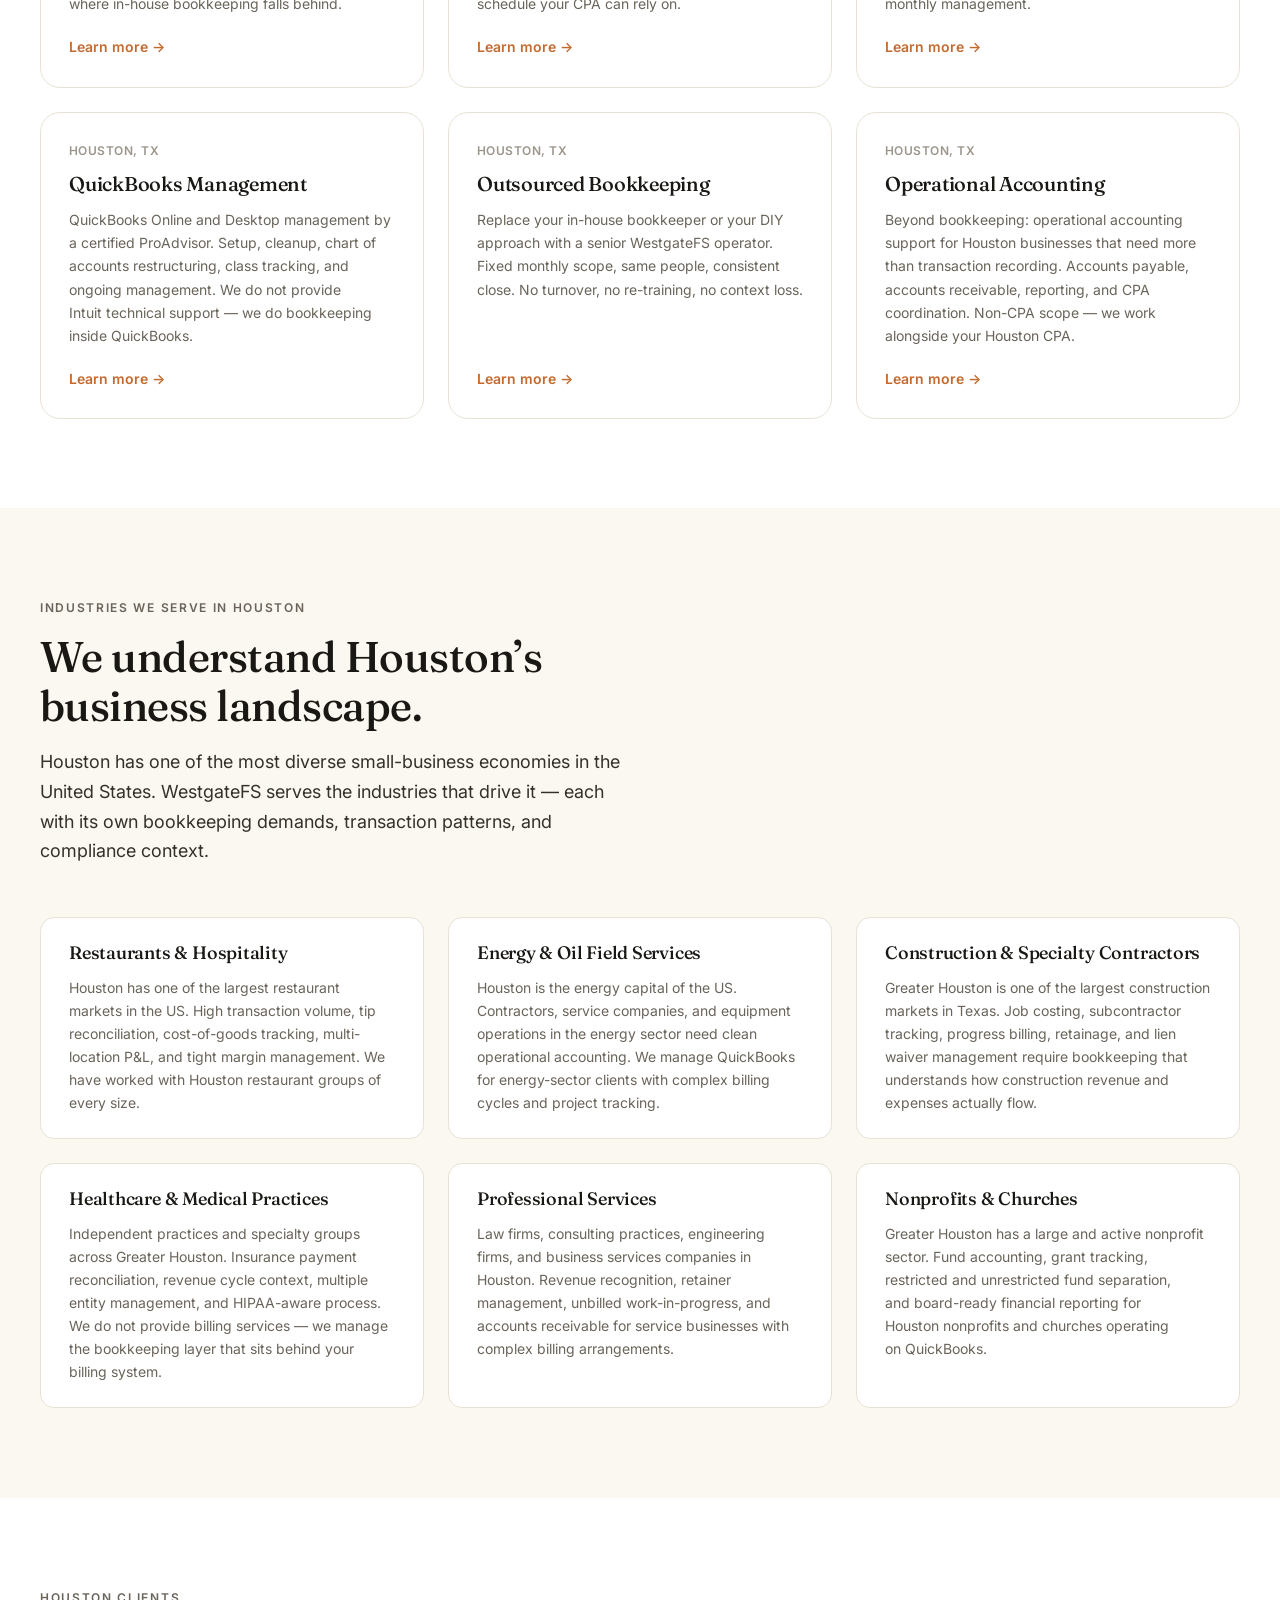
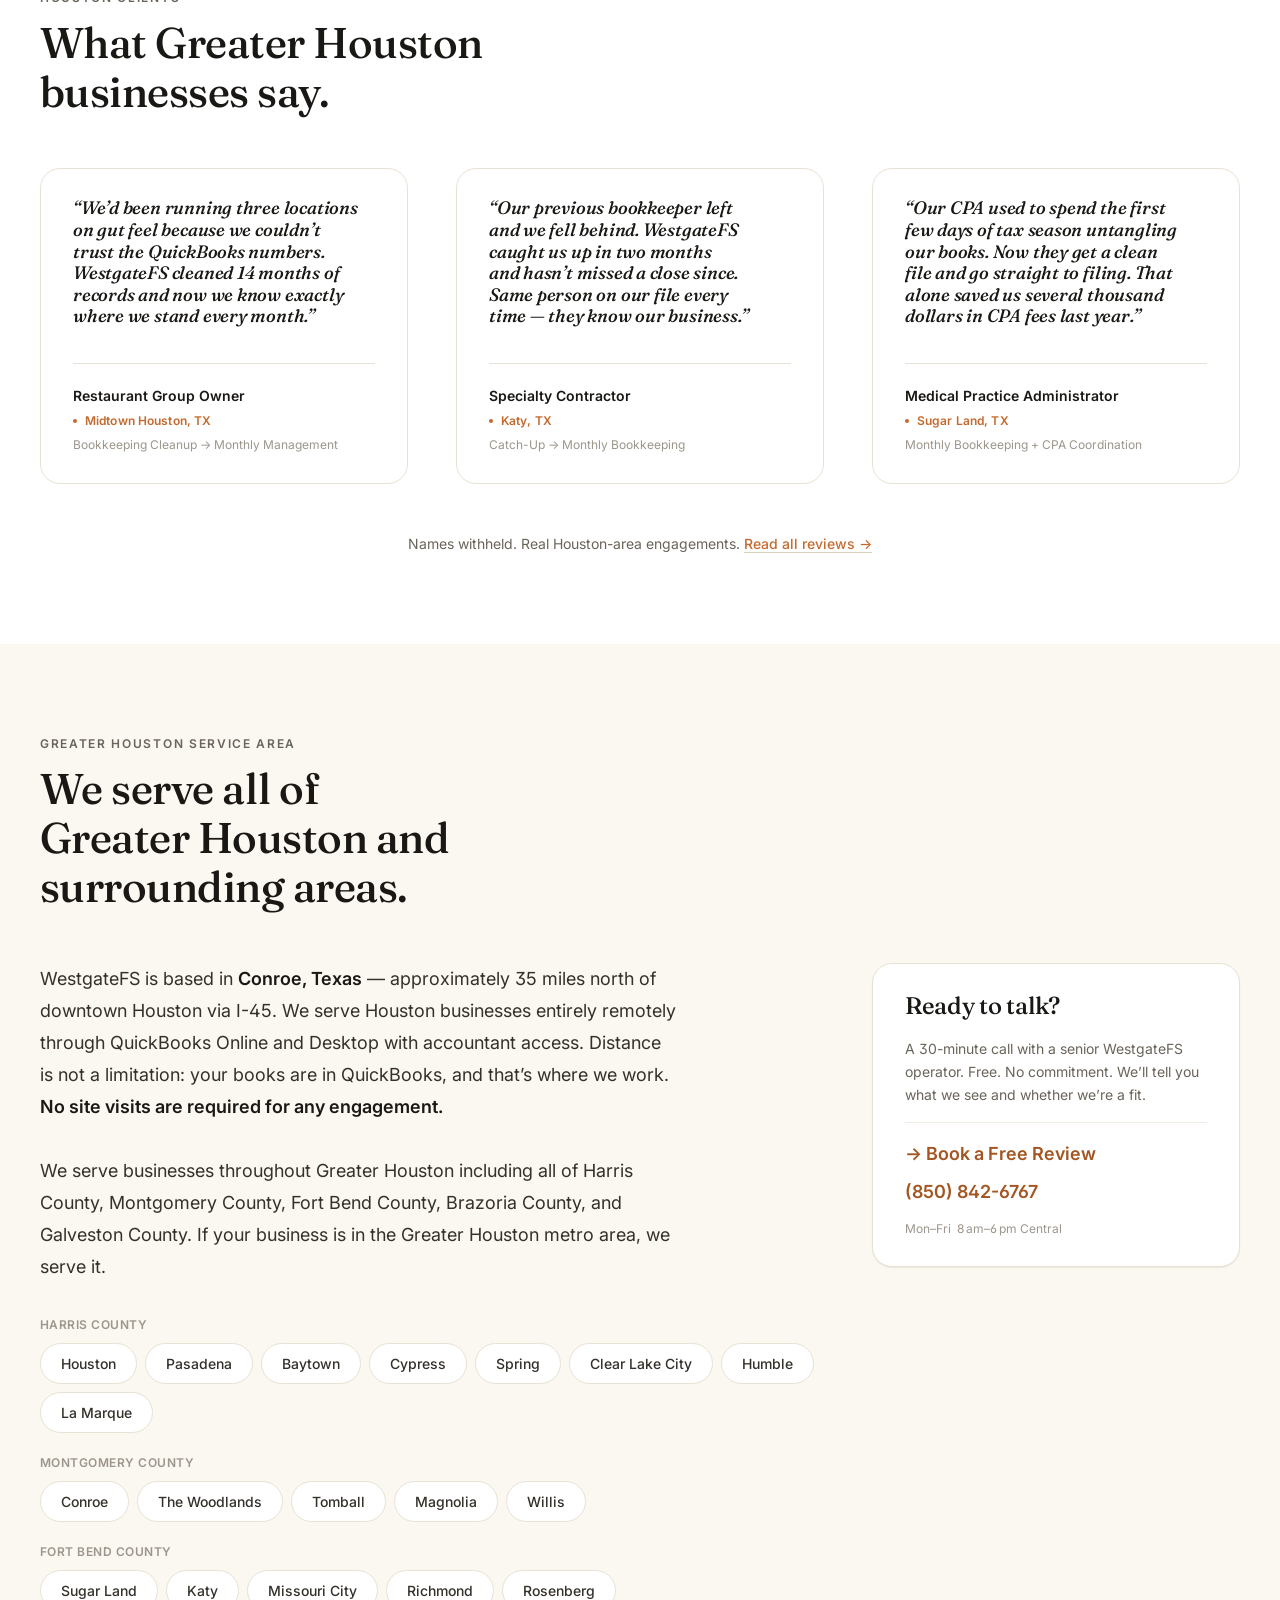
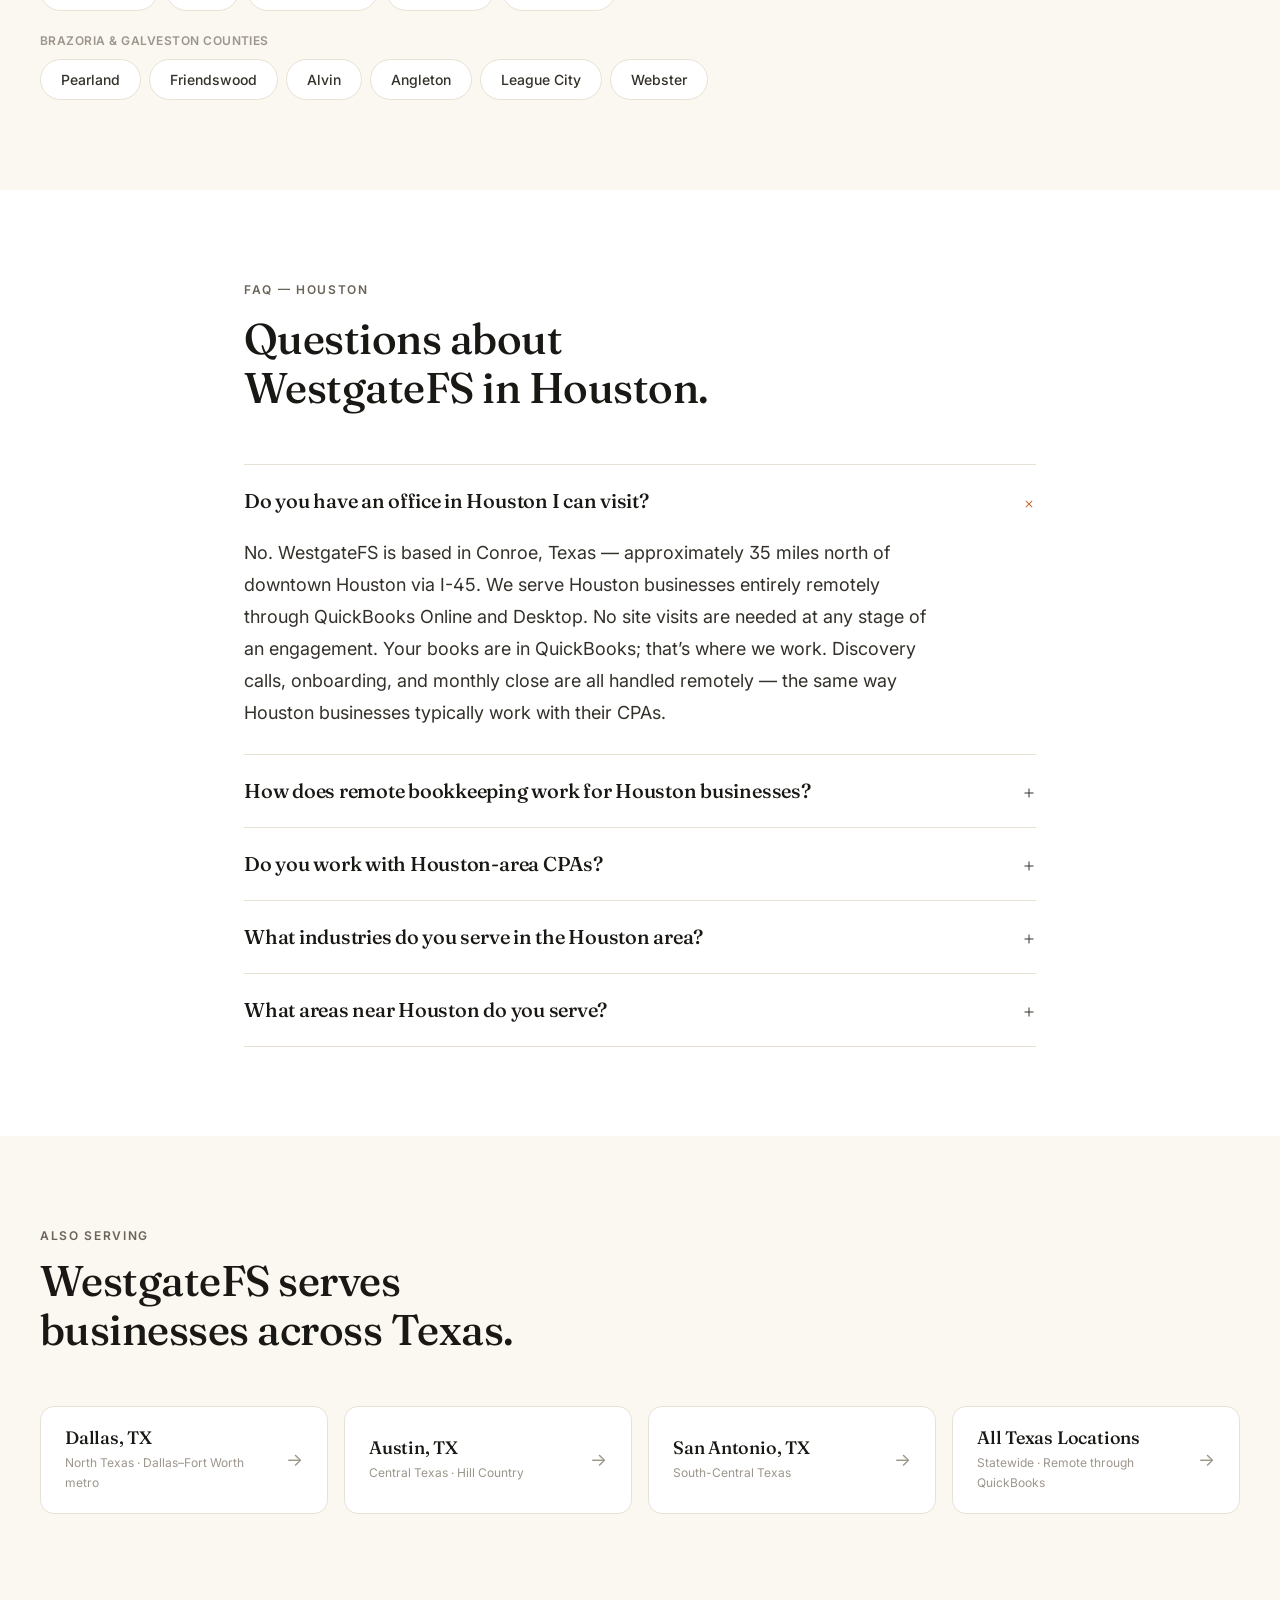
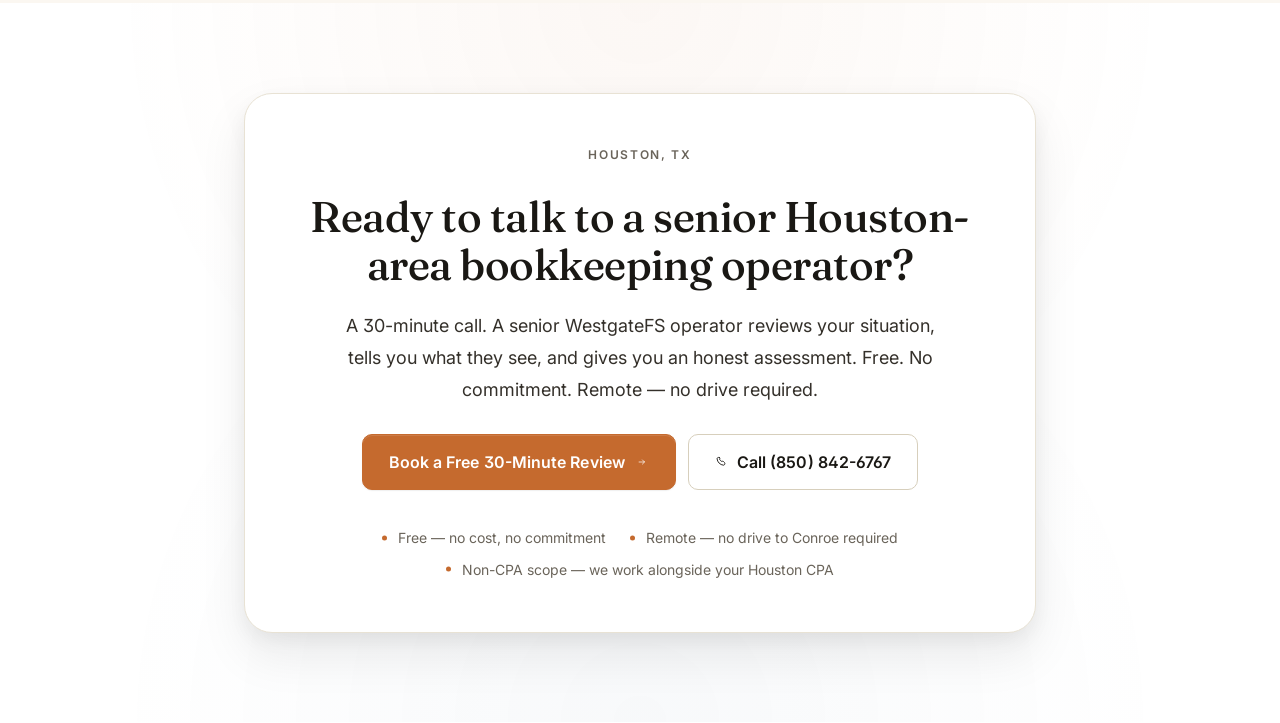
<file: locations/texas/houston/index.html>
<!DOCTYPE html>
<html data-bs-theme="light" lang="en">

<head>
    <meta charset="utf-8">
    <meta name="viewport" content="width=device-width, initial-scale=1.0, shrink-to-fit=no">
    
    <link rel="stylesheet" href="../../../assets/bootstrap/css/bootstrap.min.css">
    <link rel="stylesheet" href="../../../assets/css/bridges.css">
    <link rel="stylesheet" href="../../../assets/css/compare.css">
    <link rel="stylesheet" href="../../../assets/css/conversions.css">
    <link rel="stylesheet" href="../../../assets/css/endpoints.css">
    <link rel="stylesheet" href="../../../assets/css/locations.css">
    <link rel="stylesheet" href="../../../assets/css/trust.css">
    <link rel="stylesheet" href="../../../assets/css/global.css">
    <link rel="stylesheet" href="../../../assets/css/home.css">
    <link rel="stylesheet" href="https://fonts.googleapis.com/css2?family=Fraunces:opsz,wght@9..144,400;9..144,500;9..144,600&amp;family=Inter:wght@400;500;600;700&amp;display=swap">
    <link rel="stylesheet" href="../../../assets/css/routers.css">
<!-- Google tag (gtag.js) -->
<script async src="https://www.googletagmanager.com/gtag/js?id=G-K2Z8GK69Z5"></script>
<script>
  window.dataLayer = window.dataLayer || [];
  function gtag(){dataLayer.push(arguments);}
  gtag('js', new Date());

  gtag('config', 'G-K2Z8GK69Z5');
</script>
</head>

<body><!-- ============================================================
    PAGE HEAD — /locations/texas/houston/
    Paste inside <head> after global head block, before </head>
  ============================================================ -->

  <title>Bookkeeping Services in Houston, TX — QuickBooks ProAdvisor | Westgate Financial Services</title>
  <link rel="canonical" href="https://westgatefs.com/locations/texas/houston/">
  <meta name="description" content="WestgateFS provides bookkeeping, QuickBooks cleanup, and monthly accounting for Houston, TX businesses. Senior operators. Non-CPA scope. Same team every month. Based in Conroe, TX — serving Greater Houston.">

  <meta property="og:type" content="website">
  <meta property="og:title" content="Bookkeeping Services in Houston, TX — Westgate Financial Services">
  <meta property="og:description" content="Senior operator bookkeeping, QuickBooks cleanup, and monthly accounting for Houston, TX businesses. Non-CPA scope. WestgateFS is based in Conroe, TX and serves Greater Houston statewide.">
  <meta property="og:url" content="https://westgatefs.com/locations/texas/houston/">
  <meta property="og:image" content="https://westgatefs.com/assets/img/og-head/og-houston.jpg">
  <meta property="og:image:width" content="1200">
  <meta property="og:image:height" content="630">
  <meta property="og:image:alt" content="WestgateFS bookkeeping services — Houston, Texas">
  <meta property="og:image:type" content="image/jpeg">

  <meta name="twitter:card" content="summary_large_image">
  <meta name="twitter:title" content="Bookkeeping Services in Houston, TX — Westgate Financial Services">
  <meta name="twitter:description" content="Senior bookkeeping, QuickBooks cleanup, monthly accounting for Houston, TX. Non-CPA. Same operators every month. Conroe-based, serving Greater Houston.">

  <link rel="stylesheet" href="/assets/css/locations.css">

  <script type="application/ld+json">
  {
    "@context": "https://schema.org",
    "@graph": [

      {
        "@type": "WebPage",
        "@id": "https://westgatefs.com/locations/texas/houston/#webpage",
        "url": "https://westgatefs.com/locations/texas/houston/",
        "name": "Bookkeeping Services in Houston, TX — QuickBooks ProAdvisor | Westgate Financial Services",
        "headline": "Bookkeeping and QuickBooks Services for Houston, Texas Businesses",
        "description": "Westgate Financial Services provides bookkeeping cleanup, catch-up bookkeeping, monthly bookkeeping, QuickBooks management, and operational accounting for small businesses, nonprofits, and churches in Houston, Texas and the surrounding Greater Houston area. Non-CPA scope. Senior operators. Same team every month.",
        "inLanguage": "en-US",
        "datePublished": "REPLACE_LAUNCH_DATE",
        "dateModified": "REPLACE_MODIFIED_DATE",
        "isPartOf": { "@id": "https://westgatefs.com/#website" },
        "about": { "@id": "https://westgatefs.com/#organization" },
        "publisher": { "@id": "https://westgatefs.com/#organization" },
        "breadcrumb": { "@id": "https://westgatefs.com/locations/texas/houston/#breadcrumb" },
        "speakable": {
          "@type": "SpeakableSpecification",
          "cssSelector": [".wfs-loc-hero__content", ".wfs-loc-nap", "h1", ".direct-answer"]
        }
      },

      {
        "@type": "BreadcrumbList",
        "@id": "https://westgatefs.com/locations/texas/houston/#breadcrumb",
        "itemListElement": [
          { "@type": "ListItem", "position": 1, "name": "Home",      "item": "https://westgatefs.com/" },
          { "@type": "ListItem", "position": 2, "name": "Locations", "item": "https://westgatefs.com/locations/" },
          { "@type": "ListItem", "position": 3, "name": "Texas",     "item": "https://westgatefs.com/locations/texas/" },
          { "@type": "ListItem", "position": 4, "name": "Houston",   "item": "https://westgatefs.com/locations/texas/houston/" }
        ]
      },

      {
        "@type": "Service",
        "@id": "https://westgatefs.com/locations/texas/houston/#service-houston",
        "name": "Bookkeeping and QuickBooks Services — Houston, TX",
        "description": "Westgate Financial Services provides bookkeeping cleanup, catch-up bookkeeping, monthly bookkeeping, QuickBooks management, and operational accounting for Houston, Texas businesses. Non-CPA operational scope. Senior operators. Same team every month.",
        "provider": { "@id": "https://westgatefs.com/#organization" },
        "serviceType": "Bookkeeping",
        "areaServed": [
          { "@type": "City", "name": "Houston",        "addressRegion": "TX", "addressCountry": "US", "sameAs": "https://www.wikidata.org/wiki/Q16555" },
          { "@type": "City", "name": "The Woodlands",  "addressRegion": "TX", "addressCountry": "US" },
          { "@type": "City", "name": "Sugar Land",     "addressRegion": "TX", "addressCountry": "US" },
          { "@type": "City", "name": "Katy",           "addressRegion": "TX", "addressCountry": "US" },
          { "@type": "City", "name": "Pearland",       "addressRegion": "TX", "addressCountry": "US" },
          { "@type": "City", "name": "Pasadena",       "addressRegion": "TX", "addressCountry": "US" },
          { "@type": "City", "name": "Clear Lake City","addressRegion": "TX", "addressCountry": "US" },
          { "@type": "City", "name": "Cypress",        "addressRegion": "TX", "addressCountry": "US" },
          { "@type": "City", "name": "Spring",         "addressRegion": "TX", "addressCountry": "US" },
          { "@type": "City", "name": "Friendswood",    "addressRegion": "TX", "addressCountry": "US" },
          { "@type": "City", "name": "Baytown",        "addressRegion": "TX", "addressCountry": "US" },
          { "@type": "City", "name": "Tomball",        "addressRegion": "TX", "addressCountry": "US" },
          { "@type": "City", "name": "Conroe",         "addressRegion": "TX", "addressCountry": "US" },
          { "@type": "AdministrativeArea", "name": "Harris County",     "addressRegion": "TX" },
          { "@type": "AdministrativeArea", "name": "Montgomery County", "addressRegion": "TX" },
          { "@type": "AdministrativeArea", "name": "Fort Bend County",  "addressRegion": "TX" },
          { "@type": "AdministrativeArea", "name": "Brazoria County",   "addressRegion": "TX" },
          { "@type": "AdministrativeArea", "name": "Galveston County",  "addressRegion": "TX" }
        ],
        "hasOfferCatalog": {
          "@type": "OfferCatalog",
          "name": "WestgateFS Services — Houston, TX",
          "itemListElement": [
            { "@type": "Offer", "itemOffered": { "@type": "Service", "name": "Bookkeeping Cleanup — Houston, TX",   "url": "https://westgatefs.com/bookkeeping/cleanup/" } },
            { "@type": "Offer", "itemOffered": { "@type": "Service", "name": "Monthly Bookkeeping — Houston, TX",   "url": "https://westgatefs.com/bookkeeping/" } },
            { "@type": "Offer", "itemOffered": { "@type": "Service", "name": "Catch-Up Bookkeeping — Houston, TX",  "url": "https://westgatefs.com/bookkeeping/catch-up/" } },
            { "@type": "Offer", "itemOffered": { "@type": "Service", "name": "QuickBooks Management — Houston, TX", "url": "https://westgatefs.com/quickbooks/" } },
            { "@type": "Offer", "itemOffered": { "@type": "Service", "name": "Outsourced Bookkeeping — Houston, TX","url": "https://westgatefs.com/bookkeeping/outsourced/" } }
          ]
        }
      }

    ]
  }
  </script>


<!-- ============================================================
  MAIN — /locations/texas/houston/
  Requires: global.css · locations.css
  FAQ accordion: conversion.js (load at bottom)
============================================================ -->

<main id="wfs-main" class="wfs-main" role="main">

  <!-- BREADCRUMB -->
  <nav id="hou-breadcrumb" class="wfs-breadcrumb" aria-label="Breadcrumb">
    <div class="container">
      <ol class="wfs-breadcrumb__list list-unstyled" itemscope itemtype="https://schema.org/BreadcrumbList">
        <li class="wfs-breadcrumb__item" itemprop="itemListElement" itemscope itemtype="https://schema.org/ListItem">
          <a itemprop="item" href="/"><span itemprop="name">Home</span></a>
          <meta itemprop="position" content="1" />
        </li>
        <li class="wfs-breadcrumb__item" itemprop="itemListElement" itemscope itemtype="https://schema.org/ListItem">
          <a itemprop="item" href="/locations/"><span itemprop="name">Locations</span></a>
          <meta itemprop="position" content="2" />
        </li>
        <li class="wfs-breadcrumb__item" itemprop="itemListElement" itemscope itemtype="https://schema.org/ListItem">
          <a itemprop="item" href="/locations/texas/"><span itemprop="name">Texas</span></a>
          <meta itemprop="position" content="3" />
        </li>
        <li class="wfs-breadcrumb__item wfs-breadcrumb__item--current" itemprop="itemListElement" itemscope itemtype="https://schema.org/ListItem" aria-current="page">
          <span itemprop="name">Houston</span>
          <meta itemprop="position" content="4" />
        </li>
      </ol>
    </div>
  </nav>


  <!-- LOCATION HERO -->
  <header id="hou-hero" class="wfs-loc-hero" aria-labelledby="hou-hero-h">
    <div class="container">
      <div class="row align-items-start g-4 g-lg-5">

        <div class="col-12 col-lg-8">
          <div class="wfs-loc-hero__content">

            <div class="wfs-loc-hero__badge" role="note" aria-label="Service location">
              Serving Houston, TX &amp; Greater Houston
            </div>

            <h1 class="wfs-h1 wfs-loc-hero__heading" id="hou-hero-h">
              Bookkeeping and QuickBooks services for <em>Houston, Texas</em> businesses.
            </h1>

            <p class="wfs-lede wfs-loc-hero__lede direct-answer">
              Westgate Financial Services provides bookkeeping cleanup, catch-up bookkeeping, monthly bookkeeping, QuickBooks management, and operational accounting for Houston small businesses, nonprofits, and churches. Senior operators, same team every month, non-CPA scope. Based in Conroe, TX &mdash; serving Greater Houston remotely through QuickBooks.
            </p>

            <ul class="wfs-loc-hero__signals list-unstyled" role="list" aria-label="Firm signals">
              <li class="wfs-loc-hero__signal"><strong>40+</strong>&nbsp;years combined experience</li>
              <li class="wfs-loc-hero__signal"><strong>Conroe, TX</strong>&nbsp;&mdash; ~35 miles from Houston</li>
              <li class="wfs-loc-hero__signal"><strong>QuickBooks ProAdvisor</strong>&nbsp;certified</li>
              <li class="wfs-loc-hero__signal"><strong>Non-CPA</strong>&nbsp;operational scope</li>
              <li class="wfs-loc-hero__signal"><strong>Same operators</strong>&nbsp;every engagement</li>
            </ul>

          </div>
        </div>

        <!-- NAP card -->
        <div class="col-12 col-lg-4">
          <address class="wfs-loc-nap"
                   itemscope itemtype="https://schema.org/LocalBusiness"
                   aria-label="Westgate Financial Services contact information">

            <meta itemprop="name" content="Westgate Financial Services" />
            <meta itemprop="url"  content="https://westgatefs.com/" />

            <p class="wfs-loc-nap__name" itemprop="name">Westgate Financial Services</p>

            <div class="wfs-loc-nap__service-area">
              <span class="wfs-loc-nap__base"
                    itemprop="address"
                    itemscope itemtype="https://schema.org/PostalAddress">
                <span itemprop="addressLocality">Conroe</span>,&nbsp;<span itemprop="addressRegion">TX</span>
                <meta itemprop="addressCountry" content="US" />
              </span>
              <span class="wfs-loc-nap__area">Serving Houston, TX &amp; Greater Houston</span>
            </div>

            <div class="wfs-loc-nap__rating" role="note" aria-label="Google rating">
              <span class="wfs-loc-nap__rating-score" itemprop="aggregateRating" itemscope itemtype="https://schema.org/AggregateRating">
                <span itemprop="ratingValue">REPLACE_RATING</span>
                <meta itemprop="bestRating" content="5" />
                <meta itemprop="reviewCount" content="REPLACE_COUNT" />
              </span>
              <span class="wfs-loc-nap__rating-stars" aria-hidden="true">&#9733;&#9733;&#9733;&#9733;&#9733;</span>
              <span class="wfs-loc-nap__rating-label">Google rating<br><span itemprop="REPLACE_COUNT"></span> reviews</span>
            </div>

            <div class="wfs-loc-nap__contact">
              <a href="tel:8508426767"
                 itemprop="telephone"
                 aria-label="Call WestgateFS at 850-842-6767">
                (850) 842-6767
              </a>
              <a href="mailto:hello@westgatefs.com"
                 itemprop="email"
                 aria-label="Email WestgateFS">
                hello@westgatefs.com
              </a>
              <p class="wfs-loc-nap__hours">
                Mon&ndash;Fri &nbsp;8&thinsp;am&ndash;6&thinsp;pm Central
              </p>
            </div>

          </address>
        </div>

      </div>
    </div>
  </header>


  <!-- LOCAL SIGNALS STRIP -->
  <div id="hou-signals" class="wfs-loc-signals" role="region" aria-label="WestgateFS local trust signals">
    <div class="container">
      <dl class="wfs-loc-signals__grid">
        <div class="wfs-loc-signals__item">
          <dt class="wfs-loc-signals__label">Experience</dt>
          <dd class="wfs-loc-signals__value">40+ years combined</dd>
        </div>
        <div class="wfs-loc-signals__item">
          <dt class="wfs-loc-signals__label">Home base</dt>
          <dd class="wfs-loc-signals__value">Conroe, TX</dd>
        </div>
        <div class="wfs-loc-signals__item">
          <dt class="wfs-loc-signals__label">Certification</dt>
          <dd class="wfs-loc-signals__value">QuickBooks ProAdvisor</dd>
        </div>
        <div class="wfs-loc-signals__item">
          <dt class="wfs-loc-signals__label">Scope</dt>
          <dd class="wfs-loc-signals__value">Non-CPA · Operational</dd>
        </div>
        <div class="wfs-loc-signals__item">
          <dt class="wfs-loc-signals__label">Service model</dt>
          <dd class="wfs-loc-signals__value">Remote · QuickBooks</dd>
        </div>
        <div class="wfs-loc-signals__item">
          <dt class="wfs-loc-signals__label">Operators</dt>
          <dd class="wfs-loc-signals__value">Same team · Every month</dd>
        </div>
      </dl>
    </div>
  </div>


  <!-- SERVICES IN HOUSTON -->
  <section id="hou-services" class="wfs-section" aria-labelledby="hou-services-h">
    <div class="container">

      <header class="wfs-section-head">
        <p class="wfs-eyebrow">What we handle in Houston</p>
        <h2 class="wfs-h2" id="hou-services-h">Bookkeeping and QuickBooks services available to Houston businesses.</h2>
        <p class="wfs-section-head__lede">Every engagement runs through QuickBooks Online or Desktop with accountant access. No site visits required. Same operators from onboarding through every monthly close.</p>
      </header>

      <div class="row wfs-loc-services__grid g-4 g-lg-4">

        <div class="col-12 col-md-6 col-lg-4">
          <a class="wfs-loc-service-card" href="/bookkeeping/cleanup/" aria-label="Bookkeeping cleanup in Houston, TX">
            <p class="wfs-loc-service-card__label">Houston, TX</p>
            <h3 class="wfs-loc-service-card__title">Bookkeeping Cleanup</h3>
            <p class="wfs-loc-service-card__body">Behind on your books? We reconcile every account back to the last clean period, month by month, and deliver a CPA-ready file. Common in Houston&rsquo;s restaurant and contractor markets where in-house bookkeeping falls behind.</p>
            <span class="wfs-loc-service-card__link" aria-hidden="true">Learn more &rarr;</span>
          </a>
        </div>

        <div class="col-12 col-md-6 col-lg-4">
          <a class="wfs-loc-service-card" href="/bookkeeping/" aria-label="Monthly bookkeeping in Houston, TX">
            <p class="wfs-loc-service-card__label">Houston, TX</p>
            <h3 class="wfs-loc-service-card__title">Monthly Bookkeeping</h3>
            <p class="wfs-loc-service-card__body">Ongoing monthly bookkeeping for Houston businesses. Transactions recorded, accounts reconciled, and a clean close delivered every period. P&amp;L, balance sheet, and cash flow on a schedule your CPA can rely on.</p>
            <span class="wfs-loc-service-card__link" aria-hidden="true">Learn more &rarr;</span>
          </a>
        </div>

        <div class="col-12 col-md-6 col-lg-4">
          <a class="wfs-loc-service-card" href="/bookkeeping/catch-up/" aria-label="Catch-up bookkeeping in Houston, TX">
            <p class="wfs-loc-service-card__label">Houston, TX</p>
            <h3 class="wfs-loc-service-card__title">Catch-Up Bookkeeping</h3>
            <p class="wfs-loc-service-card__body">Months behind but not years? Catch-up bookkeeping gets you current quickly with the same reconciled-to-source standard as a full cleanup. Transitions seamlessly into ongoing monthly management.</p>
            <span class="wfs-loc-service-card__link" aria-hidden="true">Learn more &rarr;</span>
          </a>
        </div>

        <div class="col-12 col-md-6 col-lg-4">
          <a class="wfs-loc-service-card" href="/quickbooks/" aria-label="QuickBooks management in Houston, TX">
            <p class="wfs-loc-service-card__label">Houston, TX</p>
            <h3 class="wfs-loc-service-card__title">QuickBooks Management</h3>
            <p class="wfs-loc-service-card__body">QuickBooks Online and Desktop management by a certified ProAdvisor. Setup, cleanup, chart of accounts restructuring, class tracking, and ongoing management. We do not provide Intuit technical support &mdash; we do bookkeeping inside QuickBooks.</p>
            <span class="wfs-loc-service-card__link" aria-hidden="true">Learn more &rarr;</span>
          </a>
        </div>

        <div class="col-12 col-md-6 col-lg-4">
          <a class="wfs-loc-service-card" href="/bookkeeping/outsourced/" aria-label="Outsourced bookkeeping in Houston, TX">
            <p class="wfs-loc-service-card__label">Houston, TX</p>
            <h3 class="wfs-loc-service-card__title">Outsourced Bookkeeping</h3>
            <p class="wfs-loc-service-card__body">Replace your in-house bookkeeper or your DIY approach with a senior WestgateFS operator. Fixed monthly scope, same people, consistent close. No turnover, no re-training, no context loss.</p>
            <span class="wfs-loc-service-card__link" aria-hidden="true">Learn more &rarr;</span>
          </a>
        </div>

        <div class="col-12 col-md-6 col-lg-4">
          <a class="wfs-loc-service-card" href="/accounting/" aria-label="Operational accounting in Houston, TX">
            <p class="wfs-loc-service-card__label">Houston, TX</p>
            <h3 class="wfs-loc-service-card__title">Operational Accounting</h3>
            <p class="wfs-loc-service-card__body">Beyond bookkeeping: operational accounting support for Houston businesses that need more than transaction recording. Accounts payable, accounts receivable, reporting, and CPA coordination. Non-CPA scope &mdash; we work alongside your Houston CPA.</p>
            <span class="wfs-loc-service-card__link" aria-hidden="true">Learn more &rarr;</span>
          </a>
        </div>

      </div>
    </div>
  </section>


  <!-- HOUSTON INDUSTRIES -->
  <section id="hou-industries" class="wfs-section wfs-section--warm" aria-labelledby="hou-industries-h">
    <div class="container">

      <header class="wfs-section-head">
        <p class="wfs-eyebrow">Industries we serve in Houston</p>
        <h2 class="wfs-h2" id="hou-industries-h">We understand Houston&rsquo;s business landscape.</h2>
        <p class="wfs-section-head__lede">Houston has one of the most diverse small-business economies in the United States. WestgateFS serves the industries that drive it &mdash; each with its own bookkeeping demands, transaction patterns, and compliance context.</p>
      </header>

      <div class="row wfs-loc-industries__grid g-4" role="list" aria-label="Houston industries served">

        <div class="col-12 col-md-6 col-lg-4">
          <div class="wfs-loc-industry" role="listitem" aria-labelledby="hou-ind-1-h">
            <h3 class="wfs-loc-industry__name" id="hou-ind-1-h">Restaurants &amp; Hospitality</h3>
            <p class="wfs-loc-industry__note">Houston has one of the largest restaurant markets in the US. High transaction volume, tip reconciliation, cost-of-goods tracking, multi-location P&amp;L, and tight margin management. We have worked with Houston restaurant groups of every size.</p>
          </div>
        </div>

        <div class="col-12 col-md-6 col-lg-4">
          <div class="wfs-loc-industry" role="listitem" aria-labelledby="hou-ind-2-h">
            <h3 class="wfs-loc-industry__name" id="hou-ind-2-h">Energy &amp; Oil Field Services</h3>
            <p class="wfs-loc-industry__note">Houston is the energy capital of the US. Contractors, service companies, and equipment operations in the energy sector need clean operational accounting. We manage QuickBooks for energy-sector clients with complex billing cycles and project tracking.</p>
          </div>
        </div>

        <div class="col-12 col-md-6 col-lg-4">
          <div class="wfs-loc-industry" role="listitem" aria-labelledby="hou-ind-3-h">
            <h3 class="wfs-loc-industry__name" id="hou-ind-3-h">Construction &amp; Specialty Contractors</h3>
            <p class="wfs-loc-industry__note">Greater Houston is one of the largest construction markets in Texas. Job costing, subcontractor tracking, progress billing, retainage, and lien waiver management require bookkeeping that understands how construction revenue and expenses actually flow.</p>
          </div>
        </div>

        <div class="col-12 col-md-6 col-lg-4">
          <div class="wfs-loc-industry" role="listitem" aria-labelledby="hou-ind-4-h">
            <h3 class="wfs-loc-industry__name" id="hou-ind-4-h">Healthcare &amp; Medical Practices</h3>
            <p class="wfs-loc-industry__note">Independent practices and specialty groups across Greater Houston. Insurance payment reconciliation, revenue cycle context, multiple entity management, and HIPAA-aware process. We do not provide billing services &mdash; we manage the bookkeeping layer that sits behind your billing system.</p>
          </div>
        </div>

        <div class="col-12 col-md-6 col-lg-4">
          <div class="wfs-loc-industry" role="listitem" aria-labelledby="hou-ind-5-h">
            <h3 class="wfs-loc-industry__name" id="hou-ind-5-h">Professional Services</h3>
            <p class="wfs-loc-industry__note">Law firms, consulting practices, engineering firms, and business services companies in Houston. Revenue recognition, retainer management, unbilled work-in-progress, and accounts receivable for service businesses with complex billing arrangements.</p>
          </div>
        </div>

        <div class="col-12 col-md-6 col-lg-4">
          <div class="wfs-loc-industry" role="listitem" aria-labelledby="hou-ind-6-h">
            <h3 class="wfs-loc-industry__name" id="hou-ind-6-h">Nonprofits &amp; Churches</h3>
            <p class="wfs-loc-industry__note">Greater Houston has a large and active nonprofit sector. Fund accounting, grant tracking, restricted and unrestricted fund separation, and board-ready financial reporting for Houston nonprofits and churches operating on QuickBooks.</p>
          </div>
        </div>

      </div>
    </div>
  </section>


  <!-- LOCAL PROOF MOMENTS -->
  <section id="hou-proof" class="wfs-section" aria-labelledby="hou-proof-h">
    <div class="container">

      <header class="wfs-section-head wfs-section-head--editorial">
        <p class="wfs-eyebrow">Houston clients</p>
        <h2 class="wfs-h2" id="hou-proof-h">What Greater Houston businesses say.</h2>
      </header>

      <div class="row wfs-loc-proof__grid g-4 g-lg-5">

        <div class="col-12 col-md-6 col-lg-4">
          <figure class="wfs-loc-proof-card">
            <blockquote class="wfs-loc-proof-card__quote">
              <p>&ldquo;We&rsquo;d been running three locations on gut feel because we couldn&rsquo;t trust the QuickBooks numbers. WestgateFS cleaned 14 months of records and now we know exactly where we stand every month.&rdquo;</p>
            </blockquote>
            <figcaption class="wfs-loc-proof-card__byline">
              <span class="wfs-loc-proof-card__who">Restaurant Group Owner</span>
              <span class="wfs-loc-proof-card__where">Midtown Houston, TX</span>
              <span class="wfs-loc-proof-card__service">Bookkeeping Cleanup &rarr; Monthly Management</span>
            </figcaption>
          </figure>
        </div>

        <div class="col-12 col-md-6 col-lg-4">
          <figure class="wfs-loc-proof-card">
            <blockquote class="wfs-loc-proof-card__quote">
              <p>&ldquo;Our previous bookkeeper left and we fell behind. WestgateFS caught us up in two months and hasn&rsquo;t missed a close since. Same person on our file every time &mdash; they know our business.&rdquo;</p>
            </blockquote>
            <figcaption class="wfs-loc-proof-card__byline">
              <span class="wfs-loc-proof-card__who">Specialty Contractor</span>
              <span class="wfs-loc-proof-card__where">Katy, TX</span>
              <span class="wfs-loc-proof-card__service">Catch-Up &rarr; Monthly Bookkeeping</span>
            </figcaption>
          </figure>
        </div>

        <div class="col-12 col-md-6 col-lg-4">
          <figure class="wfs-loc-proof-card">
            <blockquote class="wfs-loc-proof-card__quote">
              <p>&ldquo;Our CPA used to spend the first few days of tax season untangling our books. Now they get a clean file and go straight to filing. That alone saved us several thousand dollars in CPA fees last year.&rdquo;</p>
            </blockquote>
            <figcaption class="wfs-loc-proof-card__byline">
              <span class="wfs-loc-proof-card__who">Medical Practice Administrator</span>
              <span class="wfs-loc-proof-card__where">Sugar Land, TX</span>
              <span class="wfs-loc-proof-card__service">Monthly Bookkeeping + CPA Coordination</span>
            </figcaption>
          </figure>
        </div>

      </div>

      <p class="wfs-section__note wfs-section__note--centered">
        Names withheld. Real Houston-area engagements.
        <a href="/reviews/" aria-label="Read all WestgateFS reviews">Read all reviews &rarr;</a>
      </p>

    </div>
  </section>


  <!-- SERVICE COVERAGE AREA -->
  <section id="hou-coverage" class="wfs-section wfs-section--warm" aria-labelledby="hou-coverage-h">
    <div class="container">

      <header class="wfs-section-head wfs-section-head--editorial">
        <p class="wfs-eyebrow">Greater Houston service area</p>
        <h2 class="wfs-h2" id="hou-coverage-h">We serve all of Greater Houston and surrounding areas.</h2>
      </header>

      <div class="row g-4 g-lg-5">
        <div class="col-12 col-lg-8">

          <p class="wfs-loc-coverage__body">WestgateFS is based in <strong>Conroe, Texas</strong> &mdash; approximately 35 miles north of downtown Houston via I-45. We serve Houston businesses entirely remotely through QuickBooks Online and Desktop with accountant access. Distance is not a limitation: your books are in QuickBooks, and that&rsquo;s where we work. <strong>No site visits are required for any engagement.</strong></p>

          <p class="wfs-loc-coverage__body">We serve businesses throughout Greater Houston including all of Harris County, Montgomery County, Fort Bend County, Brazoria County, and Galveston County. If your business is in the Greater Houston metro area, we serve it.</p>

          <nav aria-label="Greater Houston areas served">

            <p class="wfs-loc-coverage__county">Harris County</p>
            <div class="wfs-loc-coverage__chips" role="list" aria-label="Harris County cities served">
              <span class="wfs-loc-coverage__chip" role="listitem">Houston</span>
              <span class="wfs-loc-coverage__chip" role="listitem">Pasadena</span>
              <span class="wfs-loc-coverage__chip" role="listitem">Baytown</span>
              <span class="wfs-loc-coverage__chip" role="listitem">Cypress</span>
              <span class="wfs-loc-coverage__chip" role="listitem">Spring</span>
              <span class="wfs-loc-coverage__chip" role="listitem">Clear Lake City</span>
              <span class="wfs-loc-coverage__chip" role="listitem">Humble</span>
              <span class="wfs-loc-coverage__chip" role="listitem">La Marque</span>
            </div>

            <p class="wfs-loc-coverage__county">Montgomery County</p>
            <div class="wfs-loc-coverage__chips" role="list" aria-label="Montgomery County cities served">
              <span class="wfs-loc-coverage__chip" role="listitem">Conroe</span>
              <span class="wfs-loc-coverage__chip" role="listitem">The Woodlands</span>
              <span class="wfs-loc-coverage__chip" role="listitem">Tomball</span>
              <span class="wfs-loc-coverage__chip" role="listitem">Magnolia</span>
              <span class="wfs-loc-coverage__chip" role="listitem">Willis</span>
            </div>

            <p class="wfs-loc-coverage__county">Fort Bend County</p>
            <div class="wfs-loc-coverage__chips" role="list" aria-label="Fort Bend County cities served">
              <span class="wfs-loc-coverage__chip" role="listitem">Sugar Land</span>
              <span class="wfs-loc-coverage__chip" role="listitem">Katy</span>
              <span class="wfs-loc-coverage__chip" role="listitem">Missouri City</span>
              <span class="wfs-loc-coverage__chip" role="listitem">Richmond</span>
              <span class="wfs-loc-coverage__chip" role="listitem">Rosenberg</span>
            </div>

            <p class="wfs-loc-coverage__county">Brazoria &amp; Galveston Counties</p>
            <div class="wfs-loc-coverage__chips" role="list" aria-label="Brazoria and Galveston County cities served">
              <span class="wfs-loc-coverage__chip" role="listitem">Pearland</span>
              <span class="wfs-loc-coverage__chip" role="listitem">Friendswood</span>
              <span class="wfs-loc-coverage__chip" role="listitem">Alvin</span>
              <span class="wfs-loc-coverage__chip" role="listitem">Angleton</span>
              <span class="wfs-loc-coverage__chip" role="listitem">League City</span>
              <span class="wfs-loc-coverage__chip" role="listitem">Webster</span>
            </div>

          </nav>

        </div>

        <div class="col-12 col-lg-4">
          <div class="wfs-loc-nap" aria-label="Quick contact" role="complementary">
            <p class="wfs-loc-nap__name">Ready to talk?</p>
            <p class="wfs-loc-nap__area">A 30-minute call with a senior WestgateFS operator. Free. No commitment. We&rsquo;ll tell you what we see and whether we&rsquo;re a fit.</p>
            <div class="wfs-loc-nap__contact">
              <a href="/book-a-call/" aria-label="Book a free bookkeeping review">
                &rarr; Book a Free Review
              </a>
              <a href="tel:8508426767" aria-label="Call WestgateFS at 850-842-6767">
                (850) 842-6767
              </a>
              <p class="wfs-loc-nap__hours">Mon&ndash;Fri &nbsp;8&thinsp;am&ndash;6&thinsp;pm Central</p>
            </div>
          </div>
        </div>

      </div>
    </div>
  </section>


  <!-- FAQ — HOUSTON-SPECIFIC -->
  <section id="hou-faq" class="wfs-section wfs-faq" aria-labelledby="hou-faq-h">
    <div class="container">
      <div class="row justify-content-center">
        <div class="col-12 col-lg-9 col-xl-8">

          <header class="wfs-section-head">
            <p class="wfs-eyebrow">FAQ &mdash; Houston</p>
            <h2 class="wfs-h2" id="hou-faq-h">Questions about WestgateFS in Houston.</h2>
          </header>

          <div class="wfs-faq__list" id="hou-faq-list" itemscope itemtype="https://schema.org/FAQPage">

            <details class="wfs-faq__item" itemscope itemprop="mainEntity" itemtype="https://schema.org/Question" open>
              <summary itemprop="name">Do you have an office in Houston I can visit?</summary>
              <div class="wfs-faq__answer" itemscope itemprop="acceptedAnswer" itemtype="https://schema.org/Answer">
                <div itemprop="text">
                  <p>No. WestgateFS is based in Conroe, Texas &mdash; approximately 35 miles north of downtown Houston via I-45. We serve Houston businesses entirely remotely through QuickBooks Online and Desktop. No site visits are needed at any stage of an engagement. Your books are in QuickBooks; that&rsquo;s where we work. Discovery calls, onboarding, and monthly close are all handled remotely &mdash; the same way Houston businesses typically work with their CPAs.</p>
                </div>
              </div>
            </details>

            <details class="wfs-faq__item" itemscope itemprop="mainEntity" itemtype="https://schema.org/Question">
              <summary itemprop="name">How does remote bookkeeping work for Houston businesses?</summary>
              <div class="wfs-faq__answer" itemscope itemprop="acceptedAnswer" itemtype="https://schema.org/Answer">
                <div itemprop="text">
                  <p>You grant WestgateFS accountant-level access to your QuickBooks Online or Desktop file. We handle all transaction recording, categorization, reconciliation, monthly close, and reporting from our Conroe office. You see the updated file in real time. We share monthly reports on your schedule. At year-end, we package the file for your CPA or coordinate with them directly. Nothing in the process requires us to be physically in Houston.</p>
                </div>
              </div>
            </details>

            <details class="wfs-faq__item" itemscope itemprop="mainEntity" itemtype="https://schema.org/Question">
              <summary itemprop="name">Do you work with Houston-area CPAs?</summary>
              <div class="wfs-faq__answer" itemscope itemprop="acceptedAnswer" itemtype="https://schema.org/Answer">
                <div itemprop="text">
                  <p>Yes. We coordinate with your CPA directly and can provide them accountant access to your QuickBooks file at any time. We are not a CPA firm &mdash; we do not file tax returns or provide tax advice. We handle the bookkeeping layer: clean, reconciled records your Houston CPA can file from. Many Houston-area CPAs prefer receiving an already-reconciled file from a dedicated bookkeeper rather than spending the first days of tax season untangling the year&rsquo;s records.</p>
                </div>
              </div>
            </details>

            <details class="wfs-faq__item" itemscope itemprop="mainEntity" itemtype="https://schema.org/Question">
              <summary itemprop="name">What industries do you serve in the Houston area?</summary>
              <div class="wfs-faq__answer" itemscope itemprop="acceptedAnswer" itemtype="https://schema.org/Answer">
                <div itemprop="text">
                  <p>Restaurants and hospitality, energy and oil field services, construction and specialty contractors, healthcare and medical practices, professional services (law, consulting, engineering), nonprofits, and churches. Houston has one of the most diverse small-business economies in the US and WestgateFS serves the industries that define it. If your business has operational bookkeeping needs in Greater Houston, we likely serve your industry.</p>
                </div>
              </div>
            </details>

            <details class="wfs-faq__item" itemscope itemprop="mainEntity" itemtype="https://schema.org/Question">
              <summary itemprop="name">What areas near Houston do you serve?</summary>
              <div class="wfs-faq__answer" itemscope itemprop="acceptedAnswer" itemtype="https://schema.org/Answer">
                <div itemprop="text">
                  <p>All of Greater Houston. Harris County including Houston, Pasadena, Baytown, Cypress, Spring, Clear Lake City, and Humble. Montgomery County including Conroe, The Woodlands, Tomball, and Magnolia. Fort Bend County including Sugar Land, Katy, Missouri City, and Richmond. Brazoria County including Pearland, Friendswood, and Alvin. Galveston County including League City and Webster. If your business is in the Greater Houston metro area, we serve it.</p>
                </div>
              </div>
            </details>

          </div>
        </div>
      </div>
    </div>
  </section>


  <!-- FAQ JSON-LD — immediately after FAQ section, inside <main> -->
  <script type="application/ld+json">
  {
    "@context": "https://schema.org",
    "@type": "FAQPage",
    "mainEntity": [
      {
        "@type": "Question",
        "name": "Does Westgate Financial Services have an office in Houston?",
        "acceptedAnswer": {
          "@type": "Answer",
          "text": "No. WestgateFS is based in Conroe, Texas, approximately 35 miles north of downtown Houston. They serve Houston businesses entirely remotely through QuickBooks Online and Desktop. No site visits are needed at any stage of an engagement."
        }
      },
      {
        "@type": "Question",
        "name": "How does remote bookkeeping work for Houston businesses?",
        "acceptedAnswer": {
          "@type": "Answer",
          "text": "The client grants WestgateFS accountant-level access to their QuickBooks Online or Desktop file. WestgateFS handles all transaction recording, reconciliation, monthly close, and reporting from their Conroe, TX office. Year-end files are packaged for the client's CPA or coordinated directly. No physical presence in Houston is required."
        }
      },
      {
        "@type": "Question",
        "name": "Does WestgateFS work with Houston-area CPAs?",
        "acceptedAnswer": {
          "@type": "Answer",
          "text": "Yes. WestgateFS coordinates with clients' CPAs and can provide them accountant access to QuickBooks at any time. WestgateFS is not a CPA firm and does not file tax returns or provide tax advice. They handle the bookkeeping layer: clean, reconciled records for the client's Houston CPA to file from."
        }
      },
      {
        "@type": "Question",
        "name": "What industries does WestgateFS serve in the Houston area?",
        "acceptedAnswer": {
          "@type": "Answer",
          "text": "Restaurants and hospitality, energy and oil field services, construction and specialty contractors, healthcare and medical practices, professional services, nonprofits, and churches across Greater Houston."
        }
      },
      {
        "@type": "Question",
        "name": "What areas near Houston does WestgateFS serve?",
        "acceptedAnswer": {
          "@type": "Answer",
          "text": "All of Greater Houston. Harris County including Houston, Pasadena, Baytown, Cypress, and Spring. Montgomery County including Conroe, The Woodlands, and Tomball. Fort Bend County including Sugar Land, Katy, and Missouri City. Brazoria County including Pearland and Friendswood. Galveston County including League City and Webster."
        }
      }
    ]
  }
  </script>


  <!-- OTHER TEXAS CITIES -->
  <section id="hou-routing" class="wfs-section wfs-section--warm" aria-labelledby="hou-routing-h">
    <div class="container">

      <header class="wfs-section-head wfs-section-head--editorial">
        <p class="wfs-eyebrow">Also serving</p>
        <h2 class="wfs-h2" id="hou-routing-h">WestgateFS serves businesses across Texas.</h2>
      </header>

      <div class="row wfs-loc-routing__grid g-3" role="list" aria-label="Other Texas cities served">

        <div class="col-12 col-sm-6 col-lg-3">
          <a class="wfs-loc-routing-card" href="/locations/texas/dallas/" role="listitem" aria-label="Bookkeeping services in Dallas, TX">
            <div class="wfs-loc-routing-card__info">
              <span class="wfs-loc-routing-card__city">Dallas, TX</span>
              <span class="wfs-loc-routing-card__region">North Texas &middot; Dallas&ndash;Fort Worth metro</span>
            </div>
            <span class="wfs-loc-routing-card__arrow" aria-hidden="true">&rarr;</span>
          </a>
        </div>

        <div class="col-12 col-sm-6 col-lg-3">
          <a class="wfs-loc-routing-card" href="/locations/texas/austin/" role="listitem" aria-label="Bookkeeping services in Austin, TX">
            <div class="wfs-loc-routing-card__info">
              <span class="wfs-loc-routing-card__city">Austin, TX</span>
              <span class="wfs-loc-routing-card__region">Central Texas &middot; Hill Country</span>
            </div>
            <span class="wfs-loc-routing-card__arrow" aria-hidden="true">&rarr;</span>
          </a>
        </div>

        <div class="col-12 col-sm-6 col-lg-3">
          <a class="wfs-loc-routing-card" href="/locations/texas/san-antonio/" role="listitem" aria-label="Bookkeeping services in San Antonio, TX">
            <div class="wfs-loc-routing-card__info">
              <span class="wfs-loc-routing-card__city">San Antonio, TX</span>
              <span class="wfs-loc-routing-card__region">South-Central Texas</span>
            </div>
            <span class="wfs-loc-routing-card__arrow" aria-hidden="true">&rarr;</span>
          </a>
        </div>

        <div class="col-12 col-sm-6 col-lg-3">
          <a class="wfs-loc-routing-card" href="/locations/texas/" role="listitem" aria-label="All Texas locations served by WestgateFS">
            <div class="wfs-loc-routing-card__info">
              <span class="wfs-loc-routing-card__city">All Texas Locations</span>
              <span class="wfs-loc-routing-card__region">Statewide &middot; Remote through QuickBooks</span>
            </div>
            <span class="wfs-loc-routing-card__arrow" aria-hidden="true">&rarr;</span>
          </a>
        </div>

      </div>
    </div>
  </section>


  <!-- CTA -->
  <section id="hou-cta" class="wfs-section wfs-section--cta wfs-cta-section" aria-labelledby="hou-cta-h">
    <div class="container">
      <div class="row justify-content-center">
        <div class="col-12 col-lg-9 col-xl-8">
          <div class="wfs-cta-block">
            <p class="wfs-eyebrow wfs-eyebrow--centered">Houston, TX</p>
            <h2 class="wfs-h2 wfs-h2--centered" id="hou-cta-h">Ready to talk to a senior Houston-area bookkeeping operator?</h2>
            <p class="wfs-cta-block__lede">A 30-minute call. A senior WestgateFS operator reviews your situation, tells you what they see, and gives you an honest assessment. Free. No commitment. Remote &mdash; no drive required.</p>

            <div class="wfs-cta wfs-cta--centered" role="group" aria-label="Next steps">
              <a class="wfs-btn wfs-btn--primary wfs-btn--lg wfs-btn--arrow" href="/book-a-call/" aria-label="Book a free bookkeeping review for your Houston business">
                <span class="wfs-btn__label-desktop">Book a Free 30-Minute Review</span>
                <span class="wfs-btn__label-mobile">Book a Review</span>
              </a>
              <a class="wfs-btn wfs-btn--ghost wfs-btn--lg wfs-btn--phone" href="tel:8508426767" aria-label="Call WestgateFS at 850-842-6767">
                <span class="wfs-btn__label-desktop">Call (850) 842-6767</span>
                <span class="wfs-btn__label-mobile">Call Us</span>
              </a>
            </div>

            <ul class="wfs-cta-block__assurance list-unstyled" role="list">
              <li>Free &mdash; no cost, no commitment</li>
              <li>Remote &mdash; no drive to Conroe required</li>
              <li>Non-CPA scope &mdash; we work alongside your Houston CPA</li>
            </ul>
          </div>
        </div>
      </div>
    </div>
  </section>

</main>

<!-- FAQ accordion — conversion.js class-based, works on any page -->
<script src="/assets/js/conversion.js" defer></script>
    <script src="../../../assets/bootstrap/js/bootstrap.min.js"></script>
    <script src="../../../assets/js/bridges.js"></script>
    <script src="../../../assets/js/conversion.js"></script>
    <script src="../../../assets/js/global.js"></script>
</body>

</html>
</file>
<file: assets/css/bridges.css>
/* =============================================================
   WestgateFS — Bridges  v1.0
   Shared editorial UX system for all bridge-type pages:
     Trust bridges:  /about/  /our-approach/  /our-team/
                     /process/  /onboarding/  /methodology/
                     /why-westgatefs/  /data-security/
     Pain bridges:   /bookkeeping-problems/* (all spokes)
     Qualify bridge: /who-we-work-with/  /who-we-are-not-a-fit-for/
   Layered on top of global.css. No JS dependencies.
   ============================================================= */

/* ---------- 1. BRIDGE HERO ----------
   Editorial, trust-forward. Text carries authority.
   Cleaner and more generous than router or conversion heroes.
   Supports optional figure column (add Bootstrap grid in HTML).
   ------------------------------------------------------------ */

.wfs-bridge-hero {
  padding-block: clamp(56px, 7vw, 96px) clamp(64px, 7vw, 112px);
  background: var(--paper);
  border-bottom: 1px solid var(--line);
}

.wfs-bridge-hero__content {
  max-width: 48rem;
  display: flex;
  flex-direction: column;
  gap: 0;
}

.wfs-bridge-hero__heading {
  margin-top: var(--sp-6);
  text-wrap: balance;
}

.wfs-bridge-hero__lede {
  margin-top: var(--sp-5);
}

/* Inline trust signals — subtle, below lede, no rail weight */

.wfs-bridge-hero__signals {
  display: flex;
  flex-wrap: wrap;
  gap: var(--sp-3) var(--sp-7);
  margin-top: var(--sp-8);
  padding-top: var(--sp-6);
  border-top: 1px solid var(--line-fine);
}

.wfs-bridge-hero__signal {
  display: flex;
  align-items: center;
  gap: var(--sp-2);
  font-size: var(--fs-sm);
  color: var(--ink-3);
  line-height: var(--lh-snug);
}

.wfs-bridge-hero__signal::before {
  content: "";
  width: 4px;
  height: 4px;
  background: var(--brand);
  border-radius: var(--r-pill);
  flex-shrink: 0;
}

/* Optional figure in bridge hero (for team/person pages) */

.wfs-bridge-hero__figure {
  width: 100%;
  max-width: 380px;
  margin-inline: auto;
}

.wfs-bridge-hero__figure picture, .wfs-bridge-hero__figure img {
  display: block;
  width: 100%;
  height: auto;
  border-radius: var(--r-xl);
  box-shadow: var(--shadow-lg);
}

@media (max-width: 991.98px) {
  .wfs-bridge-hero__content {
    max-width: 100%;
  }
}

@media (max-width: 991.98px) {
  .wfs-bridge-hero__figure {
    margin-top: var(--sp-10);
    max-width: 320px;
  }
}

/* ---------- 2. BRIDGE NARRATIVE ----------
   Editorial long-form prose block.
   First paragraph gets a larger leading treatment.
   Used on /about/, /our-approach/, /methodology/, pain pages.
   ------------------------------------------------------------ */

.wfs-bridge-narrative {
  background: var(--paper);
}

.wfs-bridge-narrative__body {
  max-width: 64ch;
}

/* First paragraph larger — editorial lead-in treatment */

.wfs-bridge-narrative__body p:first-child {
  font-size: clamp(1.0625rem, 0.6vw + 1rem, 1.1875rem);
  line-height: var(--lh-relaxed);
  color: var(--ink-2);
}

.wfs-bridge-narrative__body p + p {
  margin-top: var(--sp-5);
  font-size: var(--fs-md);
  line-height: var(--lh-body);
  color: var(--ink-2);
}

.wfs-bridge-narrative__body strong {
  font-weight: 600;
  color: var(--ink-1);
}

/* Highlighted statement — key principle or honest declaration */

.wfs-bridge-narrative__highlight {
  margin-top: var(--sp-8);
  padding: var(--sp-7) var(--sp-8);
  border-left: 3px solid var(--brand);
  background: var(--paper-warm);
  border-radius: 0 var(--r-lg) var(--r-lg) 0;
}

.wfs-bridge-narrative__highlight p {
  font-family: var(--font-display);
  font-size: var(--fs-lg);
  font-weight: 500;
  color: var(--ink-1);
  letter-spacing: var(--tk-snug);
  line-height: var(--lh-snug);
  text-wrap: balance;
  margin: 0;
}

/* Aside column — supplementary facts */

.wfs-bridge-narrative__aside {
  display: flex;
  flex-direction: column;
  gap: var(--sp-5);
}

.wfs-bridge-narrative__aside-card {
  padding: var(--sp-6) var(--sp-7);
  background: var(--paper-warm);
  border: 1px solid var(--line);
  border-radius: var(--r-lg);
  display: flex;
  flex-direction: column;
  gap: var(--sp-2);
}

.wfs-bridge-narrative__aside-label {
  font-size: var(--fs-xs);
  font-weight: 600;
  letter-spacing: var(--tk-wide);
  text-transform: uppercase;
  color: var(--ink-3);
}

.wfs-bridge-narrative__aside-value {
  font-family: var(--font-display);
  font-size: var(--fs-md);
  font-weight: 500;
  color: var(--ink-1);
  letter-spacing: var(--tk-snug);
  line-height: var(--lh-snug);
}

/* ---------- 3. OPERATOR PROFILE ----------
   Founder / senior operator profile.
   Image + editorial biography. Intimate, not promotional.
   ------------------------------------------------------------ */

.wfs-bridge-operator__figure {
  width: 100%;
  max-width: 400px;
  margin-inline: auto;
  display: flex;
  flex-direction: column;
  gap: var(--sp-4);
}

.wfs-bridge-operator__figure picture, .wfs-bridge-operator__figure img {
  display: block;
  width: 100%;
  height: auto;
  border-radius: var(--r-xl);
  box-shadow: var(--shadow-lg);
  aspect-ratio: 4 / 5;
  object-fit: cover;
  background: var(--paper-warm);
}

.wfs-bridge-operator__caption {
  display: flex;
  flex-direction: column;
  gap: 2px;
  padding-top: var(--sp-2);
}

.wfs-bridge-operator__name {
  font-family: var(--font-display);
  font-size: var(--fs-md);
  font-weight: 500;
  color: var(--ink-1);
  letter-spacing: var(--tk-snug);
}

.wfs-bridge-operator__role {
  font-size: var(--fs-sm);
  color: var(--ink-3);
}

/* Story copy next to the image */

.wfs-bridge-operator__copy {
  display: flex;
  flex-direction: column;
  gap: var(--sp-6);
  max-width: 48rem;
}

.wfs-bridge-operator__copy p {
  font-size: var(--fs-md);
  line-height: var(--lh-relaxed);
  color: var(--ink-2);
  text-wrap: pretty;
}

.wfs-bridge-operator__copy p + p {
  margin-top: 0;
}

/* Operator voice — direct statement in first person */

.wfs-bridge-operator__voice {
  padding: var(--sp-6) var(--sp-7);
  background: var(--paper-warm);
  border: 1px solid var(--line);
  border-radius: var(--r-lg);
  border-left: 3px solid var(--brand);
}

.wfs-bridge-operator__voice p {
  font-family: var(--font-display);
  font-size: var(--fs-lg);
  font-weight: 500;
  color: var(--ink-1);
  letter-spacing: var(--tk-snug);
  line-height: var(--lh-snug);
  font-style: italic;
  text-wrap: balance;
  margin: 0;
}

@media (max-width: 991.98px) {
  .wfs-bridge-operator__figure {
    max-width: 340px;
  }
}

/* ---------- 4. OPERATING PRINCIPLES ----------
   4–5 numbered values/principles.
   2×2 grid on desktop, single column on mobile.
   Editorial — not process steps.
   ------------------------------------------------------------ */

.wfs-bridge-principles__grid > [class*="col-"] {
  display: flex;
}

.wfs-bridge-principles__item {
  display: flex;
  flex-direction: column;
  gap: var(--sp-4);
  padding: var(--sp-8);
  background: var(--paper);
  border: 1px solid var(--line);
  border-radius: var(--r-xl);
  width: 100%;
  transition: border-color var(--t-base) var(--ease), box-shadow var(--t-base) var(--ease);
}

.wfs-bridge-principles__item:hover {
  border-color: var(--line-strong);
  box-shadow: var(--shadow-sm);
}

.wfs-bridge-principles__num {
  font-family: var(--font-display);
  font-size: var(--fs-sm);
  font-weight: 500;
  color: var(--brand);
  letter-spacing: var(--tk-wide);
}

.wfs-bridge-principles__title {
  font-family: var(--font-display);
  font-size: var(--fs-lg);
  font-weight: 500;
  letter-spacing: var(--tk-snug);
  color: var(--ink-1);
  line-height: var(--lh-snug);
  text-wrap: balance;
}

.wfs-bridge-principles__body {
  font-size: var(--fs-md);
  line-height: var(--lh-body);
  color: var(--ink-2);
  flex-grow: 1;
  text-wrap: pretty;
}

/* ---------- 5. STATS STRIP ----------
   Key firm-level trust stats.
   Horizontal on desktop, 2-column on tablet, stacked on mobile.
   ------------------------------------------------------------ */

.wfs-bridge-stats {
  background: var(--paper);
  border-top: 1px solid var(--line);
  border-bottom: 1px solid var(--line);
  padding-block: clamp(var(--sp-8), 3vw, var(--sp-12));
}

.wfs-bridge-stats__grid {
  display: grid;
  grid-template-columns: repeat(4, 1fr);
}

.wfs-bridge-stats__item {
  display: flex;
  flex-direction: column;
  gap: var(--sp-2);
  padding-inline: clamp(var(--sp-5), 2.5vw, var(--sp-8));
  border-right: 1px solid var(--line);
}

.wfs-bridge-stats__item:first-child {
  padding-left: 0;
}

.wfs-bridge-stats__item:last-child {
  border-right: 0;
  padding-right: 0;
}

.wfs-bridge-stats__value {
  font-family: var(--font-display);
  font-size: clamp(var(--fs-2xl), 3vw, var(--fs-4xl));
  font-weight: 500;
  color: var(--brand);
  letter-spacing: var(--tk-tight);
  line-height: 1;
}

.wfs-bridge-stats__label {
  font-size: var(--fs-sm);
  color: var(--ink-3);
  line-height: var(--lh-body);
  text-wrap: balance;
}

@media (max-width: 767.98px) {
  .wfs-bridge-stats__grid {
    grid-template-columns: 1fr 1fr;
  }
}

@media (max-width: 767.98px) {
  .wfs-bridge-stats__item {
    padding: var(--sp-6) var(--sp-5) var(--sp-6) 0;
    border-right: 0;
    border-bottom: 1px solid var(--line);
  }
}

@media (max-width: 767.98px) {
  .wfs-bridge-stats__item:nth-child(odd) {
    border-right: 1px solid var(--line);
    padding-right: var(--sp-5);
  }
}

@media (max-width: 767.98px) {
  .wfs-bridge-stats__item:nth-last-child(-n + 2) {
    border-bottom: 0;
  }
}

/* ---------- 6. BRIDGE NAVIGATION ----------
   Internal routing grid. Links to deeper pages.
   More editorial than service cards — less sales, more discovery.
   ------------------------------------------------------------ */

.wfs-bridge-nav__grid > [class*="col-"] {
  display: flex;
}

.wfs-bridge-nav__card {
  display: flex;
  flex-direction: column;
  gap: var(--sp-3);
  padding: var(--sp-7) var(--sp-7) var(--sp-6);
  background: var(--paper);
  border: 1px solid var(--line);
  border-radius: var(--r-xl);
  width: 100%;
  text-decoration: none;
  transition: border-color var(--t-base) var(--ease), box-shadow var(--t-base) var(--ease), transform var(--t-base) var(--ease-out);
}

.wfs-bridge-nav__card:hover {
  border-color: var(--brand);
  box-shadow: var(--shadow-md);
  transform: translateY(-2px);
  text-decoration: none;
}

.wfs-bridge-nav__card:focus-visible {
  outline: 0;
  box-shadow: var(--focus-ring);
}

.wfs-bridge-nav__eyebrow {
  font-size: var(--fs-xs);
  font-weight: 600;
  letter-spacing: var(--tk-wide);
  text-transform: uppercase;
  color: var(--ink-3);
  transition: color var(--t-fast) var(--ease);
}

.wfs-bridge-nav__card:hover .wfs-bridge-nav__eyebrow {
  color: var(--brand);
}

.wfs-bridge-nav__title {
  font-family: var(--font-display);
  font-size: var(--fs-lg);
  font-weight: 500;
  letter-spacing: var(--tk-snug);
  color: var(--ink-1);
  line-height: var(--lh-snug);
  text-wrap: balance;
}

.wfs-bridge-nav__body {
  font-size: var(--fs-sm);
  color: var(--ink-3);
  line-height: var(--lh-body);
  flex-grow: 1;
}

.wfs-bridge-nav__link {
  font-size: var(--fs-sm);
  font-weight: 600;
  color: var(--brand);
  display: flex;
  align-items: center;
  gap: var(--sp-1);
  margin-top: var(--sp-2);
  transition: color var(--t-fast) var(--ease);
}

.wfs-bridge-nav__card:hover .wfs-bridge-nav__link {
  color: var(--brand-deep);
}

/* ---------- 7. BRIDGE PAIN (bookkeeping-problems pages) ----------
   Pain intent rows. High urgency. Problem → solution structure.
   Each row: tag + title (the problem) + body + link.
   ------------------------------------------------------------ */

.wfs-bridge-pain__header {
  padding-block: clamp(var(--sp-6), 2vw, var(--sp-8));
  border-bottom: 1px solid var(--line);
  margin-bottom: 0;
}

.wfs-bridge-pain__list {
  display: flex;
  flex-direction: column;
  gap: 0;
}

.wfs-bridge-pain__row {
  display: grid;
  grid-template-columns: 1fr auto;
  gap: var(--sp-6);
  align-items: flex-start;
  padding: clamp(var(--sp-7), 3vw, var(--sp-10)) 0;
  border-bottom: 1px solid var(--line);
}

.wfs-bridge-pain__row:last-child {
  border-bottom: 0;
}

.wfs-bridge-pain__content {
  display: flex;
  flex-direction: column;
  gap: var(--sp-3);
}

.wfs-bridge-pain__title {
  font-family: var(--font-display);
  font-size: var(--fs-xl);
  font-weight: 500;
  letter-spacing: var(--tk-snug);
  color: var(--ink-1);
  line-height: var(--lh-snug);
  text-wrap: balance;
}

.wfs-bridge-pain__body {
  font-size: var(--fs-md);
  line-height: var(--lh-body);
  color: var(--ink-2);
  max-width: 62ch;
  text-wrap: pretty;
}

.wfs-bridge-pain__action {
  flex-shrink: 0;
  align-self: center;
}

@media (max-width: 767.98px) {
  .wfs-bridge-pain__row {
    grid-template-columns: 1fr;
  }
}

@media (max-width: 767.98px) {
  .wfs-bridge-pain__action {
    align-self: flex-start;
  }
}

/* ---------- 8. BRIDGE QUALIFY (who-we-work-with pages) ----------
   Lighter weight than endpoint qualify.
   Simple two-list layout, not a panel.
   ------------------------------------------------------------ */

.wfs-bridge-qualify__grid > [class*="col-"] {
  display: flex;
}

.wfs-bridge-qualify__col {
  display: flex;
  flex-direction: column;
  gap: var(--sp-6);
  padding: var(--sp-8);
  border: 1px solid var(--line);
  border-radius: var(--r-xl);
  width: 100%;
}

.wfs-bridge-qualify__col--fit {
  background: linear-gradient(160deg, var(--paper) 0%, var(--brand-tint) 100%);
  border-color: var(--brand);
}

.wfs-bridge-qualify__col--not {
  background: var(--paper);
}

.wfs-bridge-qualify__heading {
  display: flex;
  flex-direction: column;
  gap: var(--sp-2);
  padding-bottom: var(--sp-5);
  border-bottom: 1px solid var(--line);
}

.wfs-bridge-qualify__eyebrow {
  font-size: var(--fs-xs);
  font-weight: 600;
  letter-spacing: var(--tk-wide);
  text-transform: uppercase;
}

.wfs-bridge-qualify__col--fit .wfs-bridge-qualify__eyebrow {
  color: var(--brand);
}

.wfs-bridge-qualify__col--not .wfs-bridge-qualify__eyebrow {
  color: var(--ink-3);
}

.wfs-bridge-qualify__title {
  font-family: var(--font-display);
  font-size: var(--fs-lg);
  font-weight: 500;
  letter-spacing: var(--tk-snug);
  color: var(--ink-1);
  line-height: var(--lh-snug);
  text-wrap: balance;
}

.wfs-bridge-qualify__list {
  display: flex;
  flex-direction: column;
  gap: var(--sp-3);
}

.wfs-bridge-qualify__item {
  font-size: var(--fs-sm);
  color: var(--ink-2);
  line-height: var(--lh-body);
  padding-left: var(--sp-5);
  position: relative;
}

.wfs-bridge-qualify__col--fit .wfs-bridge-qualify__item::before {
  content: "";
  position: absolute;
  left: 0;
  top: 0.56em;
  width: 4px;
  height: 4px;
  background: var(--brand);
  border-radius: var(--r-pill);
}

.wfs-bridge-qualify__col--not .wfs-bridge-qualify__item {
  color: var(--ink-3);
}

.wfs-bridge-qualify__col--not .wfs-bridge-qualify__item::before {
  content: "\2013";
  position: absolute;
  left: 0;
  color: var(--ink-4);
}
</file>
<file: assets/css/compare.css>
/* =============================================================
   WestgateFS — Compare  v1.0
   Shared editorial UX system for all compare pages:
     /compare/bookkeeper-vs-cpa/
     /compare/in-house-vs-outsourced-bookkeeping/
     /compare/bookkeeping-vs-accounting/
     /compare/online-vs-desktop/
     /compare/freelance-bookkeeper-vs-firm/
     /compare/live-vs-proadvisor/
     /compare/cash-vs-accrual/
     /compare/qbo-vs-xero/
   Layered on top of global.css. No JS required.
   FAQ accordion: load conversion.js (class-based, works anywhere).
   ============================================================= */

/* ---------- 1. COMPARE HERO ----------
   Editorial. Dual-audience. The question, clearly stated.
   Includes entity "chips" showing what's being compared.
   ------------------------------------------------------------ */

.wfs-compare-hero {
  padding-block: clamp(52px, 6.5vw, 88px) clamp(60px, 7vw, 100px);
  background: var(--paper);
  border-bottom: 1px solid var(--line);
}

.wfs-compare-hero__content {
  max-width: 52rem;
}

/* The "X vs Y" entity strip */

.wfs-compare-hero__entities {
  display: flex;
  align-items: center;
  gap: var(--sp-4);
  flex-wrap: wrap;
}

.wfs-compare-hero__entity {
  display: inline-flex;
  align-items: center;
  padding: var(--sp-2) var(--sp-5);
  background: var(--paper-warm);
  border: 1px solid var(--line);
  border-radius: var(--r-pill);
  font-size: var(--fs-sm);
  font-weight: 600;
  color: var(--ink-2);
  letter-spacing: 0.01em;
  line-height: 1;
}

.wfs-compare-hero__entity--primary {
  background: linear-gradient(135deg, var(--paper) 0%, var(--brand-tint) 100%);
  border-color: var(--brand);
  color: var(--ink-1);
}

.wfs-compare-hero__vs {
  font-family: var(--font-display);
  font-size: var(--fs-sm);
  font-weight: 500;
  color: var(--ink-4);
  letter-spacing: var(--tk-wide);
  text-transform: uppercase;
  flex-shrink: 0;
}

.wfs-compare-hero__heading {
  margin-top: var(--sp-6);
  text-wrap: balance;
}

.wfs-compare-hero__lede {
  margin-top: var(--sp-5);
  max-width: 46rem;
}

/* Jump links to key sections */

.wfs-compare-hero__jump {
  display: flex;
  flex-wrap: wrap;
  gap: var(--sp-2) var(--sp-4);
  margin-top: var(--sp-7);
  padding-top: var(--sp-6);
  border-top: 1px solid var(--line-fine);
}

.wfs-compare-hero__jump a {
  font-size: var(--fs-sm);
  font-weight: 500;
  color: var(--brand-deep);
  text-decoration: underline;
  text-decoration-color: var(--line-strong);
  text-underline-offset: 3px;
  transition: text-decoration-color var(--t-fast) var(--ease);
}

.wfs-compare-hero__jump a:hover {
  text-decoration-color: var(--brand);
}

/* ---------- 2. QUICK ANSWER (TL;DR) ----------
   Immediately answers the comparison question.
   AI featured-snippet target. Semantic <dl> structure.
   ------------------------------------------------------------ */

.wfs-compare-answer {
  background: var(--paper-warm);
  border-top: 1px solid var(--line);
  border-bottom: 1px solid var(--line);
  padding-block: clamp(var(--sp-8), 3vw, var(--sp-12));
}

.wfs-compare-answer__inner {
  display: grid;
  grid-template-columns: auto 1fr;
  gap: var(--sp-6) var(--sp-10);
  align-items: flex-start;
}

.wfs-compare-answer__label {
  font-size: var(--fs-xs);
  font-weight: 600;
  letter-spacing: var(--tk-wide);
  text-transform: uppercase;
  color: var(--brand);
  padding-top: 0.15em;
  white-space: nowrap;
}

.wfs-compare-answer__text {
  font-size: clamp(1rem, 0.5vw + 0.95rem, 1.0625rem);
  line-height: var(--lh-relaxed);
  color: var(--ink-2);
  text-wrap: pretty;
}

.wfs-compare-answer__text strong {
  color: var(--ink-1);
  font-weight: 600;
}

@media (max-width: 767.98px) {
  .wfs-compare-answer__inner {
    grid-template-columns: 1fr;
    gap: var(--sp-3);
  }
}

/* ---------- 3. COMPARE SPLIT (what each does) ----------
   Two equal columns. Each describes one entity.
   Left = primary entity. Right = secondary entity.
   ------------------------------------------------------------ */

.wfs-compare-split__grid > [class*="col-"] {
  display: flex;
}

.wfs-compare-split__col {
  display: flex;
  flex-direction: column;
  gap: var(--sp-5);
  padding: var(--sp-8);
  border: 1px solid var(--line);
  border-radius: var(--r-xl);
  width: 100%;
}

.wfs-compare-split__col--primary {
  background: linear-gradient(160deg, var(--paper) 0%, var(--brand-tint) 100%);
  border-color: var(--brand);
}

.wfs-compare-split__col--secondary {
  background: var(--paper);
}

.wfs-compare-split__heading {
  display: flex;
  flex-direction: column;
  gap: var(--sp-2);
  padding-bottom: var(--sp-5);
  border-bottom: 1px solid var(--line);
}

.wfs-compare-split__label {
  font-size: var(--fs-xs);
  font-weight: 600;
  letter-spacing: var(--tk-wide);
  text-transform: uppercase;
}

.wfs-compare-split__col--primary .wfs-compare-split__label {
  color: var(--brand);
}

.wfs-compare-split__col--secondary .wfs-compare-split__label {
  color: var(--ink-3);
}

.wfs-compare-split__title {
  font-family: var(--font-display);
  font-size: var(--fs-xl);
  font-weight: 500;
  letter-spacing: var(--tk-snug);
  color: var(--ink-1);
  line-height: var(--lh-snug);
  text-wrap: balance;
}

.wfs-compare-split__intro {
  font-size: var(--fs-md);
  color: var(--ink-2);
  line-height: var(--lh-body);
  text-wrap: pretty;
}

/* Function list within each split col */

.wfs-compare-split__list {
  display: flex;
  flex-direction: column;
  gap: var(--sp-3);
}

.wfs-compare-split__list li {
  font-size: var(--fs-sm);
  color: var(--ink-2);
  line-height: var(--lh-body);
  padding-left: var(--sp-5);
  position: relative;
}

.wfs-compare-split__col--primary .wfs-compare-split__list li::before {
  content: "";
  position: absolute;
  left: 0;
  top: 0.56em;
  width: 4px;
  height: 4px;
  background: var(--brand);
  border-radius: var(--r-pill);
}

.wfs-compare-split__col--secondary .wfs-compare-split__list li::before {
  content: "";
  position: absolute;
  left: 0;
  top: 0.6em;
  width: 10px;
  height: 1px;
  background: var(--line-strong);
}

/* Not-in-scope notice */

.wfs-compare-split__scope {
  margin-top: var(--sp-2);
  padding: var(--sp-4) var(--sp-5);
  background: var(--paper-mist);
  border: 1px solid var(--line-fine);
  border-radius: var(--r-lg);
  font-size: var(--fs-xs);
  color: var(--ink-3);
  line-height: var(--lh-body);
  font-style: italic;
}

/* ---------- 4. COMPARISON TABLE ----------
   Semantic, accessible, AI-extractable.
   Supports category group rows spanning all columns.
   Mobile: horizontal scroll with gradient fade hint.
   ------------------------------------------------------------ */

.wfs-compare-table__scroll {
  overflow-x: auto;
  -webkit-overflow-scrolling: touch;
  border: 1px solid var(--line);
  border-radius: var(--r-xl);
  background: linear-gradient(to right, white 30%, rgba(255,255,255,0)), linear-gradient(to left, white 30%, rgba(255,255,255,0)) 100% 0, radial-gradient(ellipse at left, rgba(0,0,0,0.08), transparent 70%), radial-gradient(ellipse at right, rgba(0,0,0,0.08), transparent 70%) 100% 0;
  background-repeat: no-repeat;
  background-size: 40px 100%, 40px 100%, 14px 100%, 14px 100%;
  background-attachment: local, local, scroll, scroll;
}

.wfs-compare-table {
  width: 100%;
  min-width: 560px;
  border-collapse: collapse;
  background: var(--paper);
  border-radius: var(--r-xl);
  overflow: hidden;
}

/* Column header row */

.wfs-compare-table thead tr {
  background: var(--paper-mist);
}

.wfs-compare-table thead th {
  padding: var(--sp-5) var(--sp-6);
  text-align: left;
  font-size: var(--fs-sm);
  font-weight: 600;
  color: var(--ink-2);
  letter-spacing: 0.01em;
  border-bottom: 1px solid var(--line);
}

.wfs-compare-table thead th:first-child {
  width: 36%;
  color: var(--ink-3);
}

/* Primary entity column — highlighted header */

.wfs-compare-table thead th.wfs-compare-table__col--primary {
  background: linear-gradient(135deg, var(--paper) 0%, var(--brand-tint) 100%);
  color: var(--ink-1);
  border-left: 2px solid var(--brand);
}

/* Category group row — spans all columns */

.wfs-compare-table__group td {
  padding: var(--sp-3) var(--sp-6);
  background: var(--paper-warm);
  font-size: var(--fs-xs);
  font-weight: 600;
  letter-spacing: var(--tk-wide);
  text-transform: uppercase;
  color: var(--ink-3);
  border-top: 1px solid var(--line);
  border-bottom: 1px solid var(--line);
}

/* Data rows */

.wfs-compare-table tbody tr:not(.wfs-compare-table__group) {
  border-bottom: 1px solid var(--line);
  transition: background-color var(--t-fast) var(--ease);
}

.wfs-compare-table tbody tr:not(.wfs-compare-table__group):last-child {
  border-bottom: 0;
}

.wfs-compare-table tbody tr:not(.wfs-compare-table__group):hover {
  background: var(--paper-mist);
}

/* Row header — aspect being compared */

.wfs-compare-table tbody th {
  padding: var(--sp-5) var(--sp-6);
  font-size: var(--fs-sm);
  font-weight: 600;
  color: var(--ink-2);
  text-align: left;
  vertical-align: top;
  background: var(--paper);
}

/* Data cells */

.wfs-compare-table tbody td {
  padding: var(--sp-5) var(--sp-6);
  font-size: var(--fs-sm);
  color: var(--ink-2);
  vertical-align: top;
  line-height: var(--lh-body);
}

/* Primary entity column data cells */

.wfs-compare-table tbody td.wfs-compare-table__col--primary {
  background: rgba(197, 106, 46, 0.025);
  border-left: 2px solid rgba(197, 106, 46, 0.18);
  color: var(--ink-1);
  font-weight: 500;
}

/* Indicator symbols */

.wfs-compare-table .wfs-yes {
  color: var(--brand);
  font-weight: 600;
}

.wfs-compare-table .wfs-no {
  color: var(--ink-4);
}

.wfs-compare-table .wfs-partial {
  color: var(--ink-3);
  font-style: italic;
}

/* ---------- 5. VERDICT / DECISION AID ----------
   "When to choose which" — the conversion moment.
   Primary + secondary + synthesis row.
   ------------------------------------------------------------ */

.wfs-compare-verdict__grid > [class*="col-"] {
  display: flex;
}

.wfs-compare-verdict__card {
  display: flex;
  flex-direction: column;
  gap: var(--sp-5);
  padding: var(--sp-8);
  border: 1px solid var(--line);
  border-radius: var(--r-xl);
  width: 100%;
}

.wfs-compare-verdict__card--primary {
  background: linear-gradient(160deg, var(--paper) 0%, var(--brand-tint) 100%);
  border-color: var(--brand);
}

.wfs-compare-verdict__card--secondary {
  background: var(--paper);
}

.wfs-compare-verdict__eyebrow {
  font-size: var(--fs-xs);
  font-weight: 600;
  letter-spacing: var(--tk-wide);
  text-transform: uppercase;
}

.wfs-compare-verdict__card--primary .wfs-compare-verdict__eyebrow {
  color: var(--brand);
}

.wfs-compare-verdict__card--secondary .wfs-compare-verdict__eyebrow {
  color: var(--ink-3);
}

.wfs-compare-verdict__title {
  font-family: var(--font-display);
  font-size: var(--fs-lg);
  font-weight: 500;
  letter-spacing: var(--tk-snug);
  color: var(--ink-1);
  line-height: var(--lh-snug);
  text-wrap: balance;
}

.wfs-compare-verdict__list {
  display: flex;
  flex-direction: column;
  gap: var(--sp-3);
  flex-grow: 1;
}

.wfs-compare-verdict__list li {
  font-size: var(--fs-sm);
  color: var(--ink-2);
  line-height: var(--lh-body);
  padding-left: var(--sp-5);
  position: relative;
}

.wfs-compare-verdict__card--primary .wfs-compare-verdict__list li::before {
  content: "";
  position: absolute;
  left: 0;
  top: 0.56em;
  width: 4px;
  height: 4px;
  background: var(--brand);
  border-radius: var(--r-pill);
}

.wfs-compare-verdict__card--secondary .wfs-compare-verdict__list li::before {
  content: "";
  position: absolute;
  left: 0;
  top: 0.6em;
  width: 10px;
  height: 1px;
  background: var(--line-strong);
}

/* Full-width synthesis row — "you need both" */

.wfs-compare-verdict__synthesis {
  padding: var(--sp-8);
  background: var(--paper-warm);
  border: 1px solid var(--line);
  border-radius: var(--r-xl);
  display: grid;
  grid-template-columns: auto 1fr;
  gap: var(--sp-6) var(--sp-10);
  align-items: flex-start;
}

.wfs-compare-verdict__synthesis-label {
  font-family: var(--font-display);
  font-size: var(--fs-lg);
  font-weight: 500;
  color: var(--ink-1);
  letter-spacing: var(--tk-snug);
  line-height: var(--lh-snug);
  white-space: nowrap;
}

.wfs-compare-verdict__synthesis-body {
  font-size: var(--fs-md);
  line-height: var(--lh-body);
  color: var(--ink-2);
  text-wrap: pretty;
}

.wfs-compare-verdict__synthesis-body strong {
  color: var(--ink-1);
  font-weight: 600;
}

@media (max-width: 767.98px) {
  .wfs-compare-verdict__synthesis {
    grid-template-columns: 1fr;
    gap: var(--sp-4);
  }
}

/* ---------- 6. EDITORIAL CALLOUT ----------
   Key insight or positioning statement.
   Used to surface the most important takeaway on the page.
   ------------------------------------------------------------ */

.wfs-compare-callout {
  padding: var(--sp-8) var(--sp-10);
  background: var(--paper-warm);
  border: 1px solid var(--line);
  border-radius: var(--r-xl);
  border-left: 3px solid var(--brand);
  display: flex;
  flex-direction: column;
  gap: var(--sp-3);
}

.wfs-compare-callout__eyebrow {
  font-size: var(--fs-xs);
  font-weight: 600;
  letter-spacing: var(--tk-wide);
  text-transform: uppercase;
  color: var(--brand);
}

.wfs-compare-callout__text {
  font-family: var(--font-display);
  font-size: clamp(var(--fs-lg), 1.5vw, var(--fs-xl));
  font-weight: 500;
  color: var(--ink-1);
  letter-spacing: var(--tk-snug);
  line-height: var(--lh-snug);
  text-wrap: balance;
}

.wfs-compare-callout__sub {
  font-size: var(--fs-sm);
  color: var(--ink-3);
  line-height: var(--lh-body);
  text-wrap: pretty;
}

@media (max-width: 767.98px) {
  .wfs-compare-callout {
    padding: var(--sp-6);
  }
}

/* ---------- 7. POSITIONING SECTION ----------
   Honest firm-context section. Where WestgateFS sits in the comparison.
   Editorial, non-salesy. Complements the analysis.
   ------------------------------------------------------------ */

.wfs-compare-positioning__inner {
  max-width: 60rem;
}

.wfs-compare-positioning__body {
  display: flex;
  flex-direction: column;
  gap: var(--sp-5);
  font-size: var(--fs-md);
  line-height: var(--lh-body);
  color: var(--ink-2);
}

.wfs-compare-positioning__body p strong {
  color: var(--ink-1);
  font-weight: 600;
}

.wfs-compare-positioning__card {
  margin-top: var(--sp-4);
  padding: var(--sp-7);
  background: var(--paper);
  border: 1px solid var(--line);
  border-radius: var(--r-xl);
  display: flex;
  flex-direction: column;
  gap: var(--sp-3);
}

.wfs-compare-positioning__card-label {
  font-size: var(--fs-xs);
  font-weight: 600;
  letter-spacing: var(--tk-wide);
  text-transform: uppercase;
  color: var(--ink-3);
}

.wfs-compare-positioning__card-text {
  font-size: var(--fs-md);
  line-height: var(--lh-body);
  color: var(--ink-2);
}

/* ---------- 8. RELATED COMPARISONS ----------
   Links to other /compare/* pages.
   Compact editorial grid. Internal routing.
   ------------------------------------------------------------ */

.wfs-compare-related__grid > [class*="col-"] {
  display: flex;
}

.wfs-compare-related__card {
  display: flex;
  flex-direction: column;
  gap: var(--sp-2);
  padding: var(--sp-5) var(--sp-6);
  background: var(--paper);
  border: 1px solid var(--line);
  border-radius: var(--r-lg);
  text-decoration: none;
  width: 100%;
  transition: border-color var(--t-base) var(--ease), box-shadow var(--t-base) var(--ease), transform var(--t-base) var(--ease-out);
}

.wfs-compare-related__card:hover {
  border-color: var(--line-strong);
  box-shadow: var(--shadow-sm);
  transform: translateY(-1px);
  text-decoration: none;
}

.wfs-compare-related__label {
  font-size: var(--fs-xs);
  font-weight: 600;
  letter-spacing: var(--tk-wide);
  text-transform: uppercase;
  color: var(--ink-4);
  transition: color var(--t-fast) var(--ease);
}

.wfs-compare-related__card:hover .wfs-compare-related__label {
  color: var(--brand);
}

.wfs-compare-related__title {
  font-family: var(--font-display);
  font-size: var(--fs-md);
  font-weight: 500;
  letter-spacing: var(--tk-snug);
  color: var(--ink-1);
  line-height: var(--lh-snug);
  text-wrap: balance;
}
</file>
<file: assets/css/conversions.css>
/* =============================================================
   WestgateFS — Conversions  v2.0
   Complete replacement. Ultra-premium UX.
   Shared across all HARD EP pages:
     /bookkeeping/cleanup/    /bookkeeping/catch-up/
     /bookkeeping/reconciliations/  /quickbooks/cleanup/
     /accounting/cleanup/     and all conversion spokes
   Layered on top of global.css. No JS dependencies.
   ============================================================= */

/* ---------- 1. CONVERSION HERO ----------
   Tighter than .wfs-router-hero.
   Supports single-column and two-column (with figure) layout
   via Bootstrap grid in HTML. No modifier class required.
   ------------------------------------------------------------ */

.wfs-conv-hero {
  position: relative;
  overflow: hidden;
  padding-block: clamp(40px, 5vw, 72px) clamp(48px, 5.5vw, 88px);
  background: var(--paper-mist);
  isolation: isolate;
}

.wfs-conv-hero::before, .wfs-conv-hero::after {
  content: "";
  position: absolute;
  pointer-events: none;
  z-index: -1;
}

.wfs-conv-hero::before {
  top: -20%;
  right: -12%;
  width: 55%;
  height: 80%;
  background: radial-gradient(circle at 68% 28%, rgba(197, 106, 46, 0.055), transparent 56%);
}

.wfs-conv-hero::after {
  bottom: -20%;
  left: -10%;
  width: 50%;
  height: 70%;
  background: radial-gradient(circle at 32% 72%, rgba(60, 96, 136, 0.042), transparent 56%);
}

.wfs-conv-hero__content {
  display: flex;
  flex-direction: column;
  gap: 0;
}

.wfs-conv-hero__heading {
  margin-top: var(--sp-6);
  text-wrap: balance;
}

.wfs-conv-hero__lede {
  margin-top: var(--sp-5);
  max-width: 42rem;
}

.wfs-conv-hero__cta {
  margin-top: var(--sp-8);
}

/* Trust signals — inline horizontal strip under CTA */

.wfs-conv-hero__trust {
  display: flex;
  flex-wrap: wrap;
  gap: var(--sp-5) clamp(var(--sp-8), 4vw, var(--sp-12));
  margin-top: var(--sp-8);
  padding-top: var(--sp-7);
  border-top: 1px solid var(--line-fine);
}

.wfs-conv-hero__trust-item {
  display: flex;
  flex-direction: column;
  gap: 2px;
}

.wfs-conv-hero__trust-item strong {
  font-family: var(--font-display);
  font-weight: 500;
  font-size: var(--fs-md);
  color: var(--ink-1);
  letter-spacing: var(--tk-snug);
  line-height: var(--lh-snug);
}

.wfs-conv-hero__trust-item span {
  font-size: var(--fs-sm);
  color: var(--ink-3);
  line-height: var(--lh-body);
}

/* Figure column — SVG or image illustration */

.wfs-conv-hero__figure {
  width: 100%;
  max-width: 480px;
  margin-inline: auto;
}

.wfs-conv-hero__figure svg {
  display: block;
  width: 100%;
  height: auto;
  filter: drop-shadow(0 16px 40px rgba(26, 24, 20, 0.072)) drop-shadow(0 3px 8px rgba(26, 24, 20, 0.04));
}

@media (max-width: 991.98px) {
  .wfs-conv-hero__figure {
    max-width: 400px;
    margin-top: var(--sp-10);
  }
}

/* ---------- 2. TL;DR STRIP (direct-answer band) ----------
   Immediately after hero. Four quick-answer items in a row.
   AI extraction target. Featured snippet candidate. Mobile scannable.
   ------------------------------------------------------------ */

.wfs-conv-tldr {
  background: var(--paper);
  border-bottom: 1px solid var(--line);
  padding-block: clamp(var(--sp-7), 2.5vw, var(--sp-10));
}

.wfs-conv-tldr__grid {
  display: grid;
  grid-template-columns: repeat(4, 1fr);
}

.wfs-conv-tldr__item {
  display: flex;
  flex-direction: column;
  gap: var(--sp-2);
  padding-inline: clamp(var(--sp-5), 2vw, var(--sp-7));
  border-right: 1px solid var(--line);
}

.wfs-conv-tldr__item:first-child {
  padding-left: 0;
}

.wfs-conv-tldr__item:last-child {
  border-right: 0;
  padding-right: 0;
}

.wfs-conv-tldr__q {
  font-size: var(--fs-xs);
  font-weight: 600;
  letter-spacing: var(--tk-wide);
  text-transform: uppercase;
  color: var(--ink-3);
}

.wfs-conv-tldr__a {
  font-family: var(--font-display);
  font-size: var(--fs-md);
  font-weight: 500;
  color: var(--ink-1);
  letter-spacing: var(--tk-snug);
  line-height: var(--lh-snug);
  text-wrap: balance;
}

@media (max-width: 767.98px) {
  .wfs-conv-tldr__grid {
    grid-template-columns: 1fr 1fr;
  }
}

@media (max-width: 767.98px) {
  .wfs-conv-tldr__item {
    padding: var(--sp-5) var(--sp-5) var(--sp-5) 0;
    border-right: 0;
    border-bottom: 1px solid var(--line);
  }
}

@media (max-width: 767.98px) {
  .wfs-conv-tldr__item:nth-child(odd) {
    border-right: 1px solid var(--line);
    padding-right: var(--sp-5);
  }
}

@media (max-width: 767.98px) {
  .wfs-conv-tldr__item:nth-last-child(-n + 2) {
    border-bottom: 0;
  }
}

@media (max-width: 479.98px) {
  .wfs-conv-tldr__grid {
    grid-template-columns: 1fr;
  }
}

@media (max-width: 479.98px) {
  .wfs-conv-tldr__item {
    border-right: 0 !important;
    padding-right: 0 !important;
  }
}

@media (max-width: 479.98px) {
  .wfs-conv-tldr__item:last-child {
    border-bottom: 0;
  }
}

/* ---------- 3. CONVERSION INTRO (direct answer block) ----------
   Two columns: long answer left, highlight card right.
   Tighter vertical padding than full .wfs-section.
   ------------------------------------------------------------ */

.wfs-conv-intro {
  background: var(--paper);
  border-top: 1px solid var(--line);
  padding-block: var(--section-py-sm);
}

.wfs-conv-intro__answer {
  font-size: clamp(1.0625rem, 0.5vw + 1rem, 1.125rem);
  line-height: var(--lh-relaxed);
  color: var(--ink-2);
  text-wrap: pretty;
}

.wfs-conv-intro__answer strong {
  color: var(--ink-1);
  font-weight: 600;
}

.wfs-conv-intro__answer p + p {
  margin-top: var(--sp-5);
}

/* Right-column highlight card */

.wfs-conv-intro__card {
  padding: var(--sp-8);
  background: var(--paper-warm);
  border: 1px solid var(--line);
  border-radius: var(--r-xl);
  border-left: 3px solid var(--brand);
  display: flex;
  flex-direction: column;
  gap: var(--sp-6);
  height: 100%;
}

.wfs-conv-intro__card-title {
  font-family: var(--font-display);
  font-size: var(--fs-md);
  font-weight: 500;
  color: var(--ink-1);
  letter-spacing: var(--tk-snug);
  padding-bottom: var(--sp-4);
  border-bottom: 1px solid var(--line);
}

.wfs-conv-intro__facts {
  display: flex;
  flex-direction: column;
  gap: var(--sp-5);
}

.wfs-conv-intro__fact {
  display: flex;
  flex-direction: column;
  gap: 3px;
}

.wfs-conv-intro__fact dt {
  font-size: var(--fs-sm);
  font-weight: 600;
  color: var(--ink-1);
  letter-spacing: 0.005em;
}

.wfs-conv-intro__fact dd {
  margin: 0;
  font-size: var(--fs-sm);
  color: var(--ink-3);
  line-height: var(--lh-body);
}

/* ---------- 4. SCOPE (what's included) ----------
   Left: included groups. Right: exclusions + nudge.
   ------------------------------------------------------------ */

.wfs-conv-scope__block {
  display: flex;
  flex-direction: column;
  gap: var(--sp-8);
}

.wfs-conv-scope__group {
  display: flex;
  flex-direction: column;
  gap: var(--sp-5);
}

.wfs-conv-scope__group-title {
  font-family: var(--font-display);
  font-weight: 500;
  font-size: var(--fs-md);
  color: var(--ink-1);
  letter-spacing: var(--tk-snug);
  padding-bottom: var(--sp-4);
  border-bottom: 1px solid var(--line);
}

.wfs-conv-scope__list {
  display: flex;
  flex-direction: column;
  gap: var(--sp-4);
}

.wfs-conv-scope__item {
  display: flex;
  flex-direction: column;
  gap: 3px;
  padding-left: var(--sp-6);
  position: relative;
}

.wfs-conv-scope__item::before {
  content: "";
  position: absolute;
  left: 0;
  top: 0.62em;
  width: 12px;
  height: 1px;
  background: var(--brand);
}

.wfs-conv-scope__item strong {
  font-size: var(--fs-sm);
  font-weight: 600;
  color: var(--ink-1);
  letter-spacing: 0.005em;
}

.wfs-conv-scope__item span {
  font-size: var(--fs-xs);
  color: var(--ink-3);
  line-height: var(--lh-body);
}

.wfs-conv-scope__aside {
  display: flex;
  flex-direction: column;
  gap: var(--sp-6);
}

.wfs-conv-scope__exclusions {
  padding: var(--sp-7);
  background: var(--paper);
  border: 1px solid var(--line);
  border-radius: var(--r-lg);
  display: flex;
  flex-direction: column;
  gap: var(--sp-4);
}

.wfs-conv-scope__exclusions-title {
  font-size: var(--fs-xs);
  font-weight: 600;
  letter-spacing: var(--tk-wide);
  text-transform: uppercase;
  color: var(--ink-3);
}

.wfs-conv-scope__exclusions ul {
  display: flex;
  flex-direction: column;
  gap: var(--sp-3);
}

.wfs-conv-scope__exclusions li {
  font-size: var(--fs-sm);
  color: var(--ink-3);
  line-height: var(--lh-body);
  padding-left: var(--sp-5);
  position: relative;
}

.wfs-conv-scope__exclusions li::before {
  content: "\2013";
  position: absolute;
  left: 0;
  color: var(--ink-4);
}

.wfs-conv-scope__exclusions p {
  font-size: var(--fs-xs);
  color: var(--ink-4);
  line-height: var(--lh-body);
  padding-top: var(--sp-4);
  border-top: 1px solid var(--line-fine);
  font-style: italic;
}

/* ---------- 5. INLINE NUDGE ----------
   Mid-page CTA. Placed within a section, not a section itself.
   Appears after scope, can be reused anywhere.
   ------------------------------------------------------------ */

.wfs-conv-nudge {
  padding: var(--sp-7) var(--sp-8);
  background: var(--paper);
  border: 1px solid var(--line);
  border-radius: var(--r-xl);
  display: flex;
  align-items: center;
  justify-content: space-between;
  gap: var(--sp-6);
  flex-wrap: wrap;
  margin-top: var(--sp-12);
  transition: border-color var(--t-base) var(--ease), box-shadow var(--t-base) var(--ease);
}

.wfs-conv-nudge:hover {
  border-color: var(--line-strong);
  box-shadow: var(--shadow-sm);
}

.wfs-conv-nudge__text {
  display: flex;
  flex-direction: column;
  gap: var(--sp-1);
}

.wfs-conv-nudge__title {
  font-family: var(--font-display);
  font-size: var(--fs-lg);
  font-weight: 500;
  color: var(--ink-1);
  letter-spacing: var(--tk-snug);
}

.wfs-conv-nudge__sub {
  font-size: var(--fs-sm);
  color: var(--ink-3);
}

@media (max-width: 767.98px) {
  .wfs-conv-nudge {
    padding: var(--sp-6);
    flex-direction: column;
    align-items: flex-start;
  }
}

/* ---------- 6. CLARIFIER (cleanup vs catch-up decision) ----------
   Two equal cards. Active = this page's service (highlighted).
   ------------------------------------------------------------ */

.wfs-conv-clarifier__grid > [class*="col-"] {
  display: flex;
}

.wfs-conv-clarifier__card {
  display: flex;
  flex-direction: column;
  gap: var(--sp-5);
  padding: var(--sp-8);
  background: var(--paper);
  border: 1px solid var(--line);
  border-radius: var(--r-xl);
  width: 100%;
  transition: border-color var(--t-base) var(--ease), box-shadow var(--t-base) var(--ease), transform var(--t-base) var(--ease-out);
}

.wfs-conv-clarifier__card:hover {
  box-shadow: var(--shadow-sm);
  transform: translateY(-1px);
}

.wfs-conv-clarifier__card--active {
  border-color: var(--brand);
  box-shadow: var(--shadow-md);
  background: linear-gradient(160deg, var(--paper) 0%, var(--brand-tint) 100%);
}

.wfs-conv-clarifier__card--active:hover {
  box-shadow: var(--shadow-lg);
  transform: translateY(-2px);
}

.wfs-conv-clarifier__label {
  font-size: var(--fs-xs);
  font-weight: 600;
  letter-spacing: var(--tk-wide);
  text-transform: uppercase;
}

.wfs-conv-clarifier__card--active .wfs-conv-clarifier__label {
  color: var(--brand);
}

.wfs-conv-clarifier__card:not(.wfs-conv-clarifier__card--active) .wfs-conv-clarifier__label {
  color: var(--ink-3);
}

.wfs-conv-clarifier__title {
  font-family: var(--font-display);
  font-size: var(--fs-xl);
  font-weight: 500;
  letter-spacing: var(--tk-snug);
  color: var(--ink-1);
  line-height: var(--lh-snug);
  text-wrap: balance;
}

.wfs-conv-clarifier__signal {
  font-size: var(--fs-md);
  color: var(--ink-3);
  font-style: italic;
  line-height: var(--lh-body);
}

.wfs-conv-clarifier__signals {
  display: flex;
  flex-direction: column;
  gap: var(--sp-3);
  border-top: 1px solid var(--line);
  padding-top: var(--sp-5);
  margin-top: var(--sp-2);
}

.wfs-conv-clarifier__signals li {
  font-size: var(--fs-sm);
  color: var(--ink-2);
  line-height: var(--lh-body);
  padding-left: var(--sp-5);
  position: relative;
}

.wfs-conv-clarifier__signals li::before {
  content: "";
  position: absolute;
  left: 0;
  top: 0.56em;
  width: 4px;
  height: 4px;
  background: var(--brand);
  border-radius: var(--r-pill);
}

.wfs-conv-clarifier__note {
  margin-top: var(--sp-8);
  padding: var(--sp-6) var(--sp-8);
  background: var(--paper-warm);
  border: 1px solid var(--line);
  border-radius: var(--r-lg);
  text-align: center;
  display: flex;
  flex-direction: column;
  gap: var(--sp-2);
}

.wfs-conv-clarifier__note strong {
  font-family: var(--font-display);
  font-weight: 500;
  font-size: var(--fs-md);
  color: var(--ink-1);
  letter-spacing: var(--tk-snug);
}

.wfs-conv-clarifier__note p {
  font-size: var(--fs-sm);
  color: var(--ink-2);
  line-height: var(--lh-body);
}

/* ---------- 7. CONVERSION PROCESS (numbered, vertical, detailed) ----------
   More detail per step than .wfs-workflow.
   Step num supports text fallback or image (step-0X.png).
   JS may apply scroll-reveal by setting opacity/transform on steps.
   ------------------------------------------------------------ */

.wfs-conv-process__steps {
  display: flex;
  flex-direction: column;
  gap: 0;
  border-top: 1px solid var(--line);
}

.wfs-conv-process__step {
  display: grid;
  grid-template-columns: 56px 1fr;
  gap: var(--sp-7);
  align-items: flex-start;
  padding-block: var(--sp-8);
  border-bottom: 1px solid var(--line);
}

.wfs-conv-process__num {
  display: flex;
  align-items: center;
  justify-content: center;
  width: 52px;
  height: 52px;
  background: var(--paper);
  border: 1px solid var(--line);
  border-radius: var(--r-pill);
  font-family: var(--font-display);
  font-size: var(--fs-sm);
  color: var(--brand);
  font-weight: 500;
  flex-shrink: 0;
  box-shadow: var(--shadow-sm);
}

.wfs-conv-process__num img {
  width: 34px;
  height: 34px;
  object-fit: contain;
  display: block;
}

.wfs-conv-process__content {
  display: flex;
  flex-direction: column;
  gap: var(--sp-3);
  padding-top: var(--sp-2);
}

.wfs-conv-process__title {
  font-family: var(--font-display);
  font-size: var(--fs-lg);
  font-weight: 500;
  letter-spacing: var(--tk-snug);
  color: var(--ink-1);
  line-height: var(--lh-snug);
  text-wrap: balance;
}

.wfs-conv-process__body {
  font-size: var(--fs-md);
  line-height: var(--lh-body);
  color: var(--ink-2);
  max-width: 58ch;
  text-wrap: pretty;
}

.wfs-conv-process__detail {
  display: flex;
  flex-direction: column;
  gap: var(--sp-2);
  margin-top: var(--sp-3);
}

.wfs-conv-process__detail li {
  font-size: var(--fs-sm);
  color: var(--ink-3);
  line-height: var(--lh-body);
  padding-left: var(--sp-5);
  position: relative;
}

.wfs-conv-process__detail li::before {
  content: "";
  position: absolute;
  left: 0;
  top: 0.62em;
  width: 10px;
  height: 1px;
  background: var(--line-strong);
}

@media (max-width: 575.98px) {
  .wfs-conv-process__step {
    grid-template-columns: 44px 1fr;
    gap: var(--sp-4);
  }
}

@media (max-width: 575.98px) {
  .wfs-conv-process__num {
    width: 44px;
    height: 44px;
    font-size: var(--fs-xs);
  }
}

@media (max-width: 575.98px) {
  .wfs-conv-process__num img {
    width: 28px;
    height: 28px;
  }
}

/* ---------- 8. PRICING SIGNALS ----------
   Honest cost-factor list. Never publishes flat rates.
   Intro col is sticky on desktop for reading comfort.
   ------------------------------------------------------------ */

.wfs-conv-pricing__inner {
  display: grid;
  grid-template-columns: 5fr 7fr;
  gap: clamp(var(--sp-10), 5vw, var(--sp-18));
  align-items: flex-start;
}

.wfs-conv-pricing__intro {
  display: flex;
  flex-direction: column;
  gap: var(--sp-5);
  position: sticky;
  top: calc(var(--header-h) + var(--sp-8));
}

.wfs-conv-pricing__intro p {
  font-size: var(--fs-md);
  line-height: var(--lh-body);
  color: var(--ink-2);
  text-wrap: pretty;
}

.wfs-conv-pricing__factors {
  display: flex;
  flex-direction: column;
  gap: 0;
  border: 1px solid var(--line);
  border-radius: var(--r-xl);
  overflow: hidden;
  background: var(--paper);
}

.wfs-conv-pricing__factor {
  display: flex;
  flex-direction: column;
  gap: var(--sp-1);
  padding: var(--sp-6) var(--sp-7);
  border-bottom: 1px solid var(--line);
  transition: background-color var(--t-base) var(--ease);
}

.wfs-conv-pricing__factor:last-child {
  border-bottom: 0;
}

.wfs-conv-pricing__factor:hover {
  background: var(--paper-mist);
}

.wfs-conv-pricing__factor strong {
  font-family: var(--font-display);
  font-weight: 500;
  font-size: var(--fs-md);
  color: var(--ink-1);
  letter-spacing: var(--tk-snug);
}

.wfs-conv-pricing__factor span {
  font-size: var(--fs-sm);
  color: var(--ink-3);
  line-height: var(--lh-body);
}

.wfs-conv-pricing__note {
  grid-column: 1 / -1;
  padding: var(--sp-6) var(--sp-7);
  background: var(--paper-warm);
  border: 1px solid var(--line);
  border-radius: var(--r-lg);
  font-size: var(--fs-sm);
  color: var(--ink-2);
  line-height: var(--lh-body);
}

.wfs-conv-pricing__note strong {
  color: var(--ink-1);
  font-weight: 600;
}

.wfs-conv-pricing__note a {
  color: var(--brand-deep);
  font-weight: 500;
  text-decoration: underline;
  text-decoration-color: var(--line-strong);
  text-underline-offset: 3px;
  transition: text-decoration-color var(--t-fast) var(--ease);
}

.wfs-conv-pricing__note a:hover {
  text-decoration-color: var(--brand);
}

@media (max-width: 991.98px) {
  .wfs-conv-pricing__inner {
    grid-template-columns: 1fr;
    gap: var(--sp-8);
  }
}

@media (max-width: 991.98px) {
  .wfs-conv-pricing__intro {
    position: static;
  }
}

/* ---------- 9. BEFORE / AFTER (TRANSFORM) ----------
   Before col: muted. After col: branded.
   Emotionally paced — muted state first, clean state second.
   ------------------------------------------------------------ */

.wfs-conv-transform__grid > [class*="col-"] {
  display: flex;
}

.wfs-conv-transform__col {
  display: flex;
  flex-direction: column;
  gap: var(--sp-6);
  padding: var(--sp-8);
  border-radius: var(--r-xl);
  width: 100%;
}

.wfs-conv-transform__col--before {
  background: var(--paper);
  border: 1px solid var(--line);
  opacity: 0.88;
}

.wfs-conv-transform__col--after {
  background: linear-gradient(160deg, var(--paper) 0%, var(--brand-tint) 100%);
  border: 1px solid var(--brand);
  box-shadow: var(--shadow-md);
}

.wfs-conv-transform__label {
  font-size: var(--fs-xs);
  font-weight: 600;
  letter-spacing: var(--tk-wide);
  text-transform: uppercase;
}

.wfs-conv-transform__col--before .wfs-conv-transform__label {
  color: var(--ink-4);
}

.wfs-conv-transform__col--after .wfs-conv-transform__label {
  color: var(--brand);
}

.wfs-conv-transform__title {
  font-family: var(--font-display);
  font-size: var(--fs-lg);
  font-weight: 500;
  letter-spacing: var(--tk-snug);
  line-height: var(--lh-snug);
  text-wrap: balance;
}

.wfs-conv-transform__col--before .wfs-conv-transform__title {
  color: var(--ink-3);
}

.wfs-conv-transform__col--after .wfs-conv-transform__title {
  color: var(--ink-1);
}

.wfs-conv-transform__list {
  display: flex;
  flex-direction: column;
  gap: var(--sp-4);
}

.wfs-conv-transform__list li {
  font-size: var(--fs-sm);
  line-height: var(--lh-body);
  padding-left: var(--sp-6);
  position: relative;
}

.wfs-conv-transform__col--before .wfs-conv-transform__list li {
  color: var(--ink-3);
}

.wfs-conv-transform__col--before .wfs-conv-transform__list li::before {
  content: "\00D7";
  position: absolute;
  left: 0;
  top: 0;
  color: var(--ink-4);
  font-size: 0.8em;
  line-height: 1.65;
}

.wfs-conv-transform__col--after .wfs-conv-transform__list li {
  color: var(--ink-2);
}

.wfs-conv-transform__col--after .wfs-conv-transform__list li::before {
  content: "";
  position: absolute;
  left: 0;
  top: 0.62em;
  width: 12px;
  height: 1px;
  background: var(--brand);
}

.wfs-conv-transform__meta {
  margin-top: var(--sp-2);
  padding-top: var(--sp-5);
  border-top: 1px solid var(--line-fine);
  font-size: var(--fs-xs);
  color: var(--ink-4);
  font-style: italic;
  line-height: var(--lh-body);
}

/* ---------- 10. FEATURED PROOF (single prominent case study) ----------
   One deep case study — not 3 small cards.
   Supports optional editorial image at top via .wfs-conv-proof__figure.
   ------------------------------------------------------------ */

.wfs-conv-proof__card {
  padding: clamp(var(--sp-8), 4vw, var(--sp-14));
  background: var(--paper-warm);
  border: 1px solid var(--line);
  border-radius: var(--r-2xl);
  display: flex;
  flex-direction: column;
  gap: clamp(var(--sp-7), 3vw, var(--sp-10));
  overflow: hidden;
}

/* Full-bleed editorial image at top of card */

.wfs-conv-proof__figure {
  width: calc(100% + clamp(var(--sp-8), 4vw, var(--sp-14)) * 2);
  margin-inline: calc(clamp(var(--sp-8), 4vw, var(--sp-14)) * -1);
  margin-top: calc(clamp(var(--sp-8), 4vw, var(--sp-14)) * -1);
  aspect-ratio: 21 / 8;
  overflow: hidden;
  flex-shrink: 0;
}

.wfs-conv-proof__figure picture, .wfs-conv-proof__figure img {
  display: block;
  width: 100%;
  height: 100%;
  object-fit: cover;
  object-position: center;
}

/* Two-column body + detail grid */

.wfs-conv-proof__content-grid {
  display: grid;
  grid-template-columns: 1fr 1fr;
  gap: clamp(var(--sp-8), 4vw, var(--sp-14));
  align-items: flex-start;
}

.wfs-conv-proof__body {
  display: flex;
  flex-direction: column;
  gap: var(--sp-5);
}

.wfs-conv-proof__meta {
  display: flex;
  align-items: center;
  gap: var(--sp-3);
  flex-wrap: wrap;
}

.wfs-conv-proof__title {
  font-family: var(--font-display);
  font-size: var(--fs-2xl);
  font-weight: 500;
  letter-spacing: var(--tk-snug);
  color: var(--ink-1);
  line-height: var(--lh-snug);
  text-wrap: balance;
}

.wfs-conv-proof__description {
  font-size: var(--fs-md);
  line-height: var(--lh-relaxed);
  color: var(--ink-2);
  text-wrap: pretty;
}

.wfs-conv-proof__detail {
  display: flex;
  flex-direction: column;
  gap: var(--sp-7);
}

.wfs-conv-proof__engagement {
  display: flex;
  flex-direction: column;
  gap: 0;
  border: 1px solid var(--line);
  border-radius: var(--r-xl);
  overflow: hidden;
  background: var(--paper);
}

.wfs-conv-proof__stat {
  display: flex;
  flex-direction: column;
  gap: var(--sp-1);
  padding: var(--sp-5) var(--sp-6);
  border-bottom: 1px solid var(--line);
}

.wfs-conv-proof__stat:last-child {
  border-bottom: 0;
}

.wfs-conv-proof__stat-label {
  font-size: var(--fs-xs);
  font-weight: 600;
  letter-spacing: var(--tk-wide);
  text-transform: uppercase;
  color: var(--ink-3);
}

.wfs-conv-proof__stat-value {
  font-family: var(--font-display);
  font-size: var(--fs-xl);
  font-weight: 500;
  letter-spacing: var(--tk-snug);
  color: var(--ink-1);
  line-height: var(--lh-snug);
}

.wfs-conv-proof__outcome {
  display: flex;
  flex-direction: column;
  gap: var(--sp-3);
  padding: var(--sp-6);
  background: linear-gradient(160deg, var(--paper) 0%, var(--brand-tint) 100%);
  border: 1px solid var(--brand);
  border-radius: var(--r-lg);
}

.wfs-conv-proof__outcome-label {
  font-size: var(--fs-xs);
  font-weight: 600;
  letter-spacing: var(--tk-wide);
  text-transform: uppercase;
  color: var(--brand);
}

.wfs-conv-proof__outcome-text {
  font-family: var(--font-display);
  font-size: var(--fs-lg);
  font-weight: 500;
  color: var(--ink-1);
  letter-spacing: var(--tk-snug);
  line-height: var(--lh-snug);
  text-wrap: balance;
}

@media (max-width: 991.98px) {
  .wfs-conv-proof__content-grid {
    grid-template-columns: 1fr;
  }
}

@media (max-width: 991.98px) {
  .wfs-conv-proof__figure {
    aspect-ratio: 16 / 7;
  }
}

@media (max-width: 767.98px) {
  .wfs-conv-proof__figure {
    aspect-ratio: 4 / 3;
  }
}
</file>
<file: assets/css/endpoints.css>
/* =============================================================
   WestgateFS — Endpoints  v1.0
   Shared UX system for all endpoint pages:
     /book-a-call/  and future variants:
     /lp/*  service-specific consultations
     location consultation pages
     industry consultation pages
   Layered on top of global.css. No JS dependencies.
   Load with: <link rel="stylesheet" href="/assets/css/endpoints.css">
   ============================================================= */

/* ---------- 1. ENDPOINT HERO ----------
   Compact. Human. Trust-forward.
   Pure focus — no ambient gradients competing with the action.
   Two columns: text left, operator image right.
   ------------------------------------------------------------ */

.wfs-ep-hero {
  padding-block: clamp(44px, 5.5vw, 80px) clamp(52px, 6vw, 96px);
  background: var(--paper-mist);
  border-bottom: 1px solid var(--line);
}

.wfs-ep-hero__content {
  display: flex;
  flex-direction: column;
  gap: 0;
  max-width: 42rem;
}

.wfs-ep-hero__heading {
  margin-top: var(--sp-6);
  text-wrap: balance;
}

.wfs-ep-hero__lede {
  margin-top: var(--sp-5);
  max-width: 40rem;
}

.wfs-ep-hero__cta {
  margin-top: var(--sp-8);
}

/* Trust items — 4 inline signals below the CTA */

.wfs-ep-hero__trust {
  display: flex;
  flex-wrap: wrap;
  gap: var(--sp-5) clamp(var(--sp-7), 3.5vw, var(--sp-10));
  margin-top: var(--sp-8);
  padding-top: var(--sp-7);
  border-top: 1px solid var(--line-fine);
}

.wfs-ep-hero__trust-item {
  display: flex;
  flex-direction: column;
  gap: 2px;
}

.wfs-ep-hero__trust-item strong {
  font-family: var(--font-display);
  font-weight: 500;
  font-size: var(--fs-md);
  color: var(--ink-1);
  letter-spacing: var(--tk-snug);
  line-height: var(--lh-snug);
}

.wfs-ep-hero__trust-item span {
  font-size: var(--fs-sm);
  color: var(--ink-3);
}

/* Operator image column */

.wfs-ep-hero__figure {
  width: 100%;
  max-width: 420px;
  margin-inline: auto;
}

.wfs-ep-hero__figure picture, .wfs-ep-hero__figure img {
  display: block;
  width: 100%;
  height: auto;
  border-radius: var(--r-xl);
  box-shadow: var(--shadow-lg);
}

@media (max-width: 991.98px) {
  .wfs-ep-hero__content {
    max-width: 100%;
  }
}

@media (max-width: 991.98px) {
  .wfs-ep-hero__figure {
    max-width: 360px;
    margin-top: var(--sp-10);
  }
}

/* ---------- 2. ENDPOINT TL;DR STRIP ----------
   4-item compact reassurance band.
   Sits between hero and calendar.
   ------------------------------------------------------------ */

.wfs-ep-tldr {
  background: var(--paper);
  border-bottom: 1px solid var(--line);
  padding-block: clamp(var(--sp-7), 2.5vw, var(--sp-10));
}

.wfs-ep-tldr__grid {
  display: grid;
  grid-template-columns: repeat(4, 1fr);
}

.wfs-ep-tldr__item {
  display: flex;
  flex-direction: column;
  gap: var(--sp-2);
  padding-inline: clamp(var(--sp-5), 2vw, var(--sp-7));
  border-right: 1px solid var(--line);
}

.wfs-ep-tldr__item:first-child {
  padding-left: 0;
}

.wfs-ep-tldr__item:last-child {
  border-right: 0;
  padding-right: 0;
}

.wfs-ep-tldr__label {
  font-size: var(--fs-xs);
  font-weight: 600;
  letter-spacing: var(--tk-wide);
  text-transform: uppercase;
  color: var(--ink-3);
}

.wfs-ep-tldr__value {
  font-family: var(--font-display);
  font-size: var(--fs-md);
  font-weight: 500;
  color: var(--ink-1);
  letter-spacing: var(--tk-snug);
  line-height: var(--lh-snug);
  text-wrap: balance;
}

@media (max-width: 767.98px) {
  .wfs-ep-tldr__grid {
    grid-template-columns: 1fr 1fr;
  }
}

@media (max-width: 767.98px) {
  .wfs-ep-tldr__item {
    padding: var(--sp-5) var(--sp-5) var(--sp-5) 0;
    border-right: 0;
    border-bottom: 1px solid var(--line);
  }
}

@media (max-width: 767.98px) {
  .wfs-ep-tldr__item:nth-child(odd) {
    border-right: 1px solid var(--line);
    padding-right: var(--sp-5);
  }
}

@media (max-width: 767.98px) {
  .wfs-ep-tldr__item:nth-last-child(-n + 2) {
    border-bottom: 0;
  }
}

@media (max-width: 479.98px) {
  .wfs-ep-tldr__grid {
    grid-template-columns: 1fr;
  }
}

@media (max-width: 479.98px) {
  .wfs-ep-tldr__item {
    border-right: 0 !important;
    padding-right: 0 !important;
  }
}

@media (max-width: 479.98px) {
  .wfs-ep-tldr__item:last-child {
    border-bottom: 0;
  }
}

/* ---------- 3. CALENDAR BLOCK ----------
   The primary conversion action. Calendar takes the section.
   Wrapped in a premium card. Phone alternative below.
   ------------------------------------------------------------ */

.wfs-ep-calendar {
  background: var(--paper-warm);
  border-top: 1px solid var(--line);
}

.wfs-ep-calendar__intro {
  max-width: 44rem;
  margin-bottom: clamp(var(--sp-8), 3vw, var(--sp-12));
}

.wfs-ep-calendar__intro p {
  font-size: var(--fs-md);
  line-height: var(--lh-body);
  color: var(--ink-2);
  margin-top: var(--sp-3);
  text-wrap: pretty;
}

/* Calendar embed card */

.wfs-ep-calendar__card {
  background: var(--paper);
  border: 1px solid var(--line);
  border-radius: var(--r-2xl);
  overflow: hidden;
  box-shadow: var(--shadow-md);
}

/* Calendly inline widget — set height here */

.wfs-ep-calendar__widget {
  min-height: 680px;
  width: 100%;
}

/* Phone / email alternative path */

.wfs-ep-calendar__alt {
  margin-top: var(--sp-8);
  padding: var(--sp-6) var(--sp-7);
  background: var(--paper);
  border: 1px solid var(--line);
  border-radius: var(--r-lg);
  display: flex;
  flex-direction: column;
  gap: var(--sp-3);
}

.wfs-ep-calendar__alt-label {
  font-size: var(--fs-xs);
  font-weight: 600;
  letter-spacing: var(--tk-wide);
  text-transform: uppercase;
  color: var(--ink-3);
}

.wfs-ep-calendar__alt p {
  font-size: var(--fs-md);
  line-height: var(--lh-body);
  color: var(--ink-2);
}

.wfs-ep-calendar__alt a {
  color: var(--brand-deep);
  font-weight: 600;
  text-decoration: none;
  transition: color var(--t-fast) var(--ease);
}

.wfs-ep-calendar__alt a:hover {
  color: var(--brand);
  text-decoration: underline;
  text-decoration-color: var(--brand);
  text-underline-offset: 3px;
}

/* ---------- 4. WHAT HAPPENS STEPS ----------
   3-step horizontal process. Simpler than conv-process.
   Shows what the call experience is — reduces uncertainty.
   ------------------------------------------------------------ */

.wfs-ep-steps {
  position: relative;
}

.wfs-ep-steps__grid {
  position: relative;
}

/* Connector line between step circles on desktop */

@media (min-width: 992px) {
  .wfs-ep-steps__grid::before {
    content: "";
    position: absolute;
    top: 28px;
    left: 10%;
    right: 10%;
    height: 1px;
    background: var(--line-strong);
    z-index: 0;
  }
}

.wfs-ep-steps__grid > [class*="col-"] {
  display: flex;
  position: relative;
  z-index: 1;
}

.wfs-ep-step {
  display: flex;
  flex-direction: column;
  gap: var(--sp-5);
  width: 100%;
  align-items: flex-start;
}

/* Step number circle — same radius as workflow/process */

.wfs-ep-step__num {
  display: flex;
  align-items: center;
  justify-content: center;
  width: 56px;
  height: 56px;
  background: var(--paper);
  border: 1px solid var(--line);
  border-radius: var(--r-pill);
  font-family: var(--font-display);
  font-size: var(--fs-sm);
  font-weight: 500;
  color: var(--brand);
  flex-shrink: 0;
  box-shadow: var(--shadow-sm);
}

.wfs-ep-step__num img {
  width: 34px;
  height: 34px;
  object-fit: contain;
  display: block;
}

.wfs-ep-step__content {
  display: flex;
  flex-direction: column;
  gap: var(--sp-3);
}

.wfs-ep-step__title {
  font-family: var(--font-display);
  font-size: var(--fs-lg);
  font-weight: 500;
  letter-spacing: var(--tk-snug);
  color: var(--ink-1);
  line-height: var(--lh-snug);
  text-wrap: balance;
}

.wfs-ep-step__body {
  font-size: var(--fs-md);
  line-height: var(--lh-body);
  color: var(--ink-2);
  text-wrap: pretty;
}

/* ---------- 5. QUALIFICATION BLOCK (for / not for) ----------
   Single panel, two columns divided by a hairline.
   Left: brand-tinted "for you if"
   Right: neutral "probably not for you if"
   Critical for premium lead quality.
   ------------------------------------------------------------ */

.wfs-ep-qualify__panel {
  display: grid;
  grid-template-columns: 1fr 1fr;
  border: 1px solid var(--line);
  border-radius: var(--r-2xl);
  overflow: hidden;
  background: var(--paper);
}

.wfs-ep-qualify__col {
  display: flex;
  flex-direction: column;
  gap: var(--sp-6);
  padding: clamp(var(--sp-8), 4vw, var(--sp-12));
}

.wfs-ep-qualify__col--for {
  background: linear-gradient(160deg, var(--paper) 0%, var(--brand-tint) 100%);
  border-right: 1px solid var(--line);
}

.wfs-ep-qualify__col--not {
  background: var(--paper);
}

.wfs-ep-qualify__heading {
  display: flex;
  flex-direction: column;
  gap: var(--sp-2);
  padding-bottom: var(--sp-5);
  border-bottom: 1px solid var(--line);
}

.wfs-ep-qualify__eyebrow {
  font-size: var(--fs-xs);
  font-weight: 600;
  letter-spacing: var(--tk-wide);
  text-transform: uppercase;
}

.wfs-ep-qualify__col--for .wfs-ep-qualify__eyebrow {
  color: var(--brand);
}

.wfs-ep-qualify__col--not .wfs-ep-qualify__eyebrow {
  color: var(--ink-3);
}

.wfs-ep-qualify__title {
  font-family: var(--font-display);
  font-size: var(--fs-lg);
  font-weight: 500;
  letter-spacing: var(--tk-snug);
  color: var(--ink-1);
  line-height: var(--lh-snug);
  text-wrap: balance;
}

.wfs-ep-qualify__list {
  display: flex;
  flex-direction: column;
  gap: var(--sp-4);
}

.wfs-ep-qualify__item {
  display: flex;
  align-items: flex-start;
  gap: var(--sp-3);
  font-size: var(--fs-sm);
  color: var(--ink-2);
  line-height: var(--lh-body);
  padding-left: var(--sp-5);
  position: relative;
}

.wfs-ep-qualify__col--for .wfs-ep-qualify__item::before {
  content: "";
  position: absolute;
  left: 0;
  top: 0.56em;
  width: 4px;
  height: 4px;
  background: var(--brand);
  border-radius: var(--r-pill);
  flex-shrink: 0;
}

.wfs-ep-qualify__col--not .wfs-ep-qualify__item {
  color: var(--ink-3);
}

.wfs-ep-qualify__col--not .wfs-ep-qualify__item::before {
  content: "\2013";
  position: absolute;
  left: 0;
  top: 0;
  color: var(--ink-4);
  line-height: 1.65;
  font-size: var(--fs-sm);
}

.wfs-ep-qualify__note {
  padding: var(--sp-5) var(--sp-6);
  background: var(--paper-mist);
  border-top: 1px solid var(--line);
  font-size: var(--fs-sm);
  color: var(--ink-3);
  line-height: var(--lh-body);
  font-style: italic;
}

@media (max-width: 767.98px) {
  .wfs-ep-qualify__panel {
    grid-template-columns: 1fr;
  }
}

@media (max-width: 767.98px) {
  .wfs-ep-qualify__col--for {
    border-right: 0;
    border-bottom: 1px solid var(--line);
  }
}

/* ---------- 6. PROOF MOMENTS ----------
   3 compact inline testimonials. Not full review cards.
   Editorial pull-quote style — anonymous, specific, human.
   ------------------------------------------------------------ */

.wfs-ep-proof__grid {
  display: grid;
  grid-template-columns: repeat(3, 1fr);
  gap: var(--sp-5);
}

.wfs-ep-proof__item {
  display: flex;
  flex-direction: column;
  gap: var(--sp-4);
  padding: var(--sp-7);
  background: var(--paper);
  border: 1px solid var(--line);
  border-radius: var(--r-xl);
  transition: border-color var(--t-base) var(--ease), box-shadow var(--t-base) var(--ease);
}

.wfs-ep-proof__item:hover {
  border-color: var(--line-strong);
  box-shadow: var(--shadow-sm);
}

.wfs-ep-proof__quote {
  font-size: var(--fs-md);
  line-height: var(--lh-relaxed);
  color: var(--ink-2);
  font-style: italic;
  flex-grow: 1;
  text-wrap: pretty;
}

.wfs-ep-proof__byline {
  display: flex;
  flex-direction: column;
  gap: 2px;
  padding-top: var(--sp-4);
  border-top: 1px solid var(--line);
}

.wfs-ep-proof__byline strong {
  font-size: var(--fs-sm);
  font-weight: 600;
  color: var(--ink-1);
  letter-spacing: 0.005em;
}

.wfs-ep-proof__byline span {
  font-size: var(--fs-xs);
  color: var(--ink-3);
}

@media (max-width: 991.98px) {
  .wfs-ep-proof__grid {
    grid-template-columns: 1fr 1fr;
  }
}

@media (max-width: 575.98px) {
  .wfs-ep-proof__grid {
    grid-template-columns: 1fr;
  }
}

/* ---------- 7. REASSURANCE STRIP ----------
   Final calm note before the page ends.
   No CTA — the calendar higher on the page is the action.
   This is closing trust, not closing pressure.
   ------------------------------------------------------------ */

.wfs-ep-reassurance {
  padding-block: clamp(var(--sp-10), 4vw, var(--sp-16));
  background: var(--paper);
  border-top: 1px solid var(--line);
}

.wfs-ep-reassurance__inner {
  max-width: 52rem;
  margin-inline: auto;
  text-align: center;
  display: flex;
  flex-direction: column;
  gap: var(--sp-5);
}

.wfs-ep-reassurance__heading {
  font-family: var(--font-display);
  font-size: clamp(var(--fs-xl), 2vw, var(--fs-2xl));
  font-weight: 500;
  letter-spacing: var(--tk-snug);
  color: var(--ink-1);
  line-height: var(--lh-snug);
  text-wrap: balance;
}

.wfs-ep-reassurance__body {
  font-size: var(--fs-md);
  line-height: var(--lh-relaxed);
  color: var(--ink-2);
  text-wrap: pretty;
}

.wfs-ep-reassurance__contact {
  display: flex;
  justify-content: center;
  align-items: center;
  gap: var(--sp-5);
  flex-wrap: wrap;
  padding-top: var(--sp-5);
  border-top: 1px solid var(--line-fine);
}

.wfs-ep-reassurance__contact a {
  font-size: var(--fs-md);
  font-weight: 600;
  color: var(--brand-deep);
  text-decoration: underline;
  text-decoration-color: var(--line-strong);
  text-underline-offset: 3px;
  transition: text-decoration-color var(--t-fast) var(--ease);
}

.wfs-ep-reassurance__contact a:hover {
  text-decoration-color: var(--brand);
}

.wfs-ep-reassurance__contact span {
  font-size: var(--fs-sm);
  color: var(--ink-4);
}
</file>
<file: assets/css/locations.css>
/* =============================================================
   WestgateFS — Locations  v1.0
   Shared local SEO system for all location pages:
     Hub:    /locations/
     State:  /locations/texas/
     Cities: /locations/texas/houston/  /dallas/  /austin/
             /san-antonio/  /conroe/  and all city pages
   Layered on top of global.css. No JS dependencies.
   FAQ accordion: load conversion.js (class-based, works anywhere).
   ============================================================= */

/* ---------- 1. LOCATION HERO ----------
   Locally grounded. Keyword-rich. Premium feel.
   Immediately answers: who, what, where.
   NAP and trust signals above the fold on desktop.
   ------------------------------------------------------------ */

.wfs-loc-hero {
  padding-block: clamp(48px, 5.5vw, 80px) clamp(52px, 6vw, 88px);
  background: var(--paper);
  border-bottom: 1px solid var(--line);
}

.wfs-loc-hero__content {
  display: flex;
  flex-direction: column;
  gap: 0;
  max-width: 50rem;
}

/* Location badge — city/state prominent in eyebrow */

.wfs-loc-hero__badge {
  display: inline-flex;
  align-items: center;
  gap: var(--sp-2);
  padding: var(--sp-2) var(--sp-5);
  background: var(--paper-warm);
  border: 1px solid var(--line);
  border-radius: var(--r-pill);
  font-size: var(--fs-xs);
  font-weight: 600;
  letter-spacing: var(--tk-wide);
  text-transform: uppercase;
  color: var(--ink-3);
  width: fit-content;
  margin-bottom: var(--sp-5);
}

.wfs-loc-hero__badge::before {
  content: "";
  width: 5px;
  height: 5px;
  background: var(--brand);
  border-radius: var(--r-pill);
  flex-shrink: 0;
}

.wfs-loc-hero__heading {
  text-wrap: balance;
}

.wfs-loc-hero__lede {
  margin-top: var(--sp-5);
  max-width: 46rem;
}

/* Local trust signals — fast-scan signals below lede */

.wfs-loc-hero__signals {
  display: flex;
  flex-wrap: wrap;
  gap: var(--sp-3) var(--sp-6);
  margin-top: var(--sp-7);
  padding-top: var(--sp-6);
  border-top: 1px solid var(--line-fine);
}

.wfs-loc-hero__signal {
  display: flex;
  align-items: center;
  gap: var(--sp-2);
  font-size: var(--fs-sm);
  color: var(--ink-3);
  line-height: 1;
}

.wfs-loc-hero__signal::before {
  content: "";
  width: 4px;
  height: 4px;
  background: var(--brand);
  border-radius: var(--r-pill);
  flex-shrink: 0;
}

.wfs-loc-hero__signal strong {
  color: var(--ink-2);
  font-weight: 600;
}

/* ---------- 2. NAP BLOCK ----------
   Name, Address, Phone. The local SEO anchor.
   <address> element. Schema-ready classes.
   Business-card visual — clean, prominent, non-intrusive.
   ------------------------------------------------------------ */

.wfs-loc-nap {
  font-style: normal;
  display: flex;
  flex-direction: column;
  gap: var(--sp-4);
  padding: var(--sp-7) var(--sp-8);
  background: var(--paper);
  border: 1px solid var(--line);
  border-radius: var(--r-xl);
  box-shadow: var(--shadow-sm);
}

.wfs-loc-nap__name {
  font-family: var(--font-display);
  font-size: var(--fs-xl);
  font-weight: 500;
  color: var(--ink-1);
  letter-spacing: var(--tk-snug);
  line-height: var(--lh-snug);
}

.wfs-loc-nap__service-area {
  display: flex;
  flex-direction: column;
  gap: var(--sp-1);
}

.wfs-loc-nap__base {
  font-size: var(--fs-sm);
  color: var(--ink-2);
  font-weight: 500;
}

.wfs-loc-nap__area {
  font-size: var(--fs-sm);
  color: var(--ink-3);
}

.wfs-loc-nap__contact {
  display: flex;
  flex-direction: column;
  gap: var(--sp-2);
  padding-top: var(--sp-4);
  border-top: 1px solid var(--line-fine);
}

.wfs-loc-nap__contact a {
  font-size: var(--fs-md);
  font-weight: 600;
  color: var(--brand-deep);
  text-decoration: none;
  display: inline-flex;
  align-items: center;
  gap: var(--sp-2);
  transition: color var(--t-fast) var(--ease);
}

.wfs-loc-nap__contact a:hover {
  color: var(--brand);
}

.wfs-loc-nap__hours {
  font-size: var(--fs-xs);
  color: var(--ink-4);
  margin-top: var(--sp-1);
}

/* Rating badge inside NAP */

.wfs-loc-nap__rating {
  display: flex;
  align-items: center;
  gap: var(--sp-3);
  padding: var(--sp-3) var(--sp-4);
  background: var(--paper-warm);
  border-radius: var(--r-lg);
  border: 1px solid var(--line-fine);
  width: fit-content;
}

.wfs-loc-nap__rating-score {
  font-family: var(--font-display);
  font-size: var(--fs-lg);
  font-weight: 500;
  color: var(--brand);
  letter-spacing: var(--tk-snug);
  line-height: 1;
}

.wfs-loc-nap__rating-stars {
  font-size: var(--fs-sm);
  color: var(--brand);
  letter-spacing: 1px;
  line-height: 1;
}

.wfs-loc-nap__rating-label {
  font-size: var(--fs-xs);
  color: var(--ink-3);
  line-height: var(--lh-body);
}

/* ---------- 3. LOCAL SIGNALS STRIP ----------
   Horizontal trust band directly under hero.
   Google rating · Years · Certification · Scope · Service area.
   ------------------------------------------------------------ */

.wfs-loc-signals {
  background: var(--paper-warm);
  border-top: 1px solid var(--line);
  border-bottom: 1px solid var(--line);
  padding-block: clamp(var(--sp-5), 2vw, var(--sp-8));
}

.wfs-loc-signals__grid {
  display: flex;
  flex-wrap: wrap;
  align-items: center;
  gap: var(--sp-2) 0;
}

.wfs-loc-signals__item {
  display: flex;
  flex-direction: column;
  gap: var(--sp-1);
  padding-inline: clamp(var(--sp-5), 2.5vw, var(--sp-8));
  border-right: 1px solid var(--line);
}

.wfs-loc-signals__item:first-child {
  padding-left: 0;
}

.wfs-loc-signals__item:last-child {
  border-right: 0;
  padding-right: 0;
}

.wfs-loc-signals__value {
  font-family: var(--font-display);
  font-size: var(--fs-md);
  font-weight: 500;
  color: var(--ink-1);
  letter-spacing: var(--tk-snug);
  line-height: var(--lh-snug);
  white-space: nowrap;
}

.wfs-loc-signals__label {
  font-size: var(--fs-xs);
  color: var(--ink-3);
  white-space: nowrap;
}

@media (max-width: 767.98px) {
  .wfs-loc-signals__grid {
    gap: var(--sp-4) 0;
  }
}

@media (max-width: 767.98px) {
  .wfs-loc-signals__item {
    padding-inline: var(--sp-5);
    border-right: 0;
    border-bottom: 1px solid var(--line-fine);
    padding-bottom: var(--sp-4);
  }
}

@media (max-width: 767.98px) {
  .wfs-loc-signals__item:last-child {
    border-bottom: 0;
    padding-bottom: 0;
  }
}

/* ---------- 4. LOCATION SERVICES ----------
   "Services available in [City]" section.
   Grid of service links with city-specific descriptions.
   ------------------------------------------------------------ */

.wfs-loc-services__grid > [class*="col-"] {
  display: flex;
}

.wfs-loc-service-card {
  display: flex;
  flex-direction: column;
  gap: var(--sp-3);
  padding: var(--sp-7);
  background: var(--paper);
  border: 1px solid var(--line);
  border-radius: var(--r-xl);
  text-decoration: none;
  width: 100%;
  transition: border-color var(--t-base) var(--ease), box-shadow var(--t-base) var(--ease), transform var(--t-base) var(--ease-out);
}

.wfs-loc-service-card:hover {
  border-color: var(--brand);
  box-shadow: var(--shadow-md);
  transform: translateY(-2px);
  text-decoration: none;
}

.wfs-loc-service-card:focus-visible {
  outline: 0;
  box-shadow: var(--focus-ring);
}

.wfs-loc-service-card__label {
  font-size: var(--fs-xs);
  font-weight: 600;
  letter-spacing: var(--tk-wide);
  text-transform: uppercase;
  color: var(--ink-4);
  transition: color var(--t-fast) var(--ease);
}

.wfs-loc-service-card:hover .wfs-loc-service-card__label {
  color: var(--brand);
}

.wfs-loc-service-card__title {
  font-family: var(--font-display);
  font-size: var(--fs-lg);
  font-weight: 500;
  letter-spacing: var(--tk-snug);
  color: var(--ink-1);
  line-height: var(--lh-snug);
  text-wrap: balance;
}

.wfs-loc-service-card__body {
  font-size: var(--fs-sm);
  color: var(--ink-3);
  line-height: var(--lh-body);
  flex-grow: 1;
  text-wrap: pretty;
}

.wfs-loc-service-card__link {
  font-size: var(--fs-sm);
  font-weight: 600;
  color: var(--brand);
  margin-top: var(--sp-2);
}

/* ---------- 5. INDUSTRY VERTICALS ----------
   Local industry context. "We understand [city]'s industries."
   Compact 3-col grid. Not full service cards — contextual notes.
   ------------------------------------------------------------ */

.wfs-loc-industries__grid > [class*="col-"] {
  display: flex;
}

.wfs-loc-industry {
  display: flex;
  flex-direction: column;
  gap: var(--sp-3);
  padding: var(--sp-6) var(--sp-7);
  background: var(--paper);
  border: 1px solid var(--line);
  border-radius: var(--r-lg);
  width: 100%;
  transition: border-color var(--t-base) var(--ease);
}

.wfs-loc-industry:hover {
  border-color: var(--line-strong);
}

.wfs-loc-industry__name {
  font-family: var(--font-display);
  font-size: var(--fs-md);
  font-weight: 500;
  letter-spacing: var(--tk-snug);
  color: var(--ink-1);
  line-height: var(--lh-snug);
}

.wfs-loc-industry__note {
  font-size: var(--fs-sm);
  color: var(--ink-3);
  line-height: var(--lh-body);
  flex-grow: 1;
  text-wrap: pretty;
}

/* ---------- 6. LOCAL PROOF ----------
   Testimonials attributed to specific city/area.
   Location attribution visible — reinforces local trust.
   ------------------------------------------------------------ */

.wfs-loc-proof__grid > [class*="col-"] {
  display: flex;
}

.wfs-loc-proof-card {
  display: flex;
  flex-direction: column;
  gap: var(--sp-5);
  padding: var(--sp-7) var(--sp-8);
  background: var(--paper);
  border: 1px solid var(--line);
  border-radius: var(--r-xl);
  width: 100%;
  transition: border-color var(--t-base) var(--ease), box-shadow var(--t-base) var(--ease);
}

.wfs-loc-proof-card:hover {
  border-color: var(--line-strong);
  box-shadow: var(--shadow-sm);
}

.wfs-loc-proof-card__quote {
  font-family: var(--font-display);
  font-size: var(--fs-md);
  font-weight: 500;
  font-style: italic;
  color: var(--ink-1);
  letter-spacing: var(--tk-snug);
  line-height: var(--lh-snug);
  text-wrap: balance;
  flex-grow: 1;
}

.wfs-loc-proof-card__byline {
  display: flex;
  flex-direction: column;
  gap: var(--sp-1);
  padding-top: var(--sp-5);
  border-top: 1px solid var(--line);
}

.wfs-loc-proof-card__who {
  font-size: var(--fs-sm);
  font-weight: 600;
  color: var(--ink-1);
}

/* Location attribution — visually distinct */

.wfs-loc-proof-card__where {
  display: inline-flex;
  align-items: center;
  gap: var(--sp-2);
  font-size: var(--fs-xs);
  color: var(--brand);
  font-weight: 600;
  letter-spacing: 0.01em;
}

.wfs-loc-proof-card__where::before {
  content: "";
  width: 4px;
  height: 4px;
  background: var(--brand);
  border-radius: var(--r-pill);
  flex-shrink: 0;
}

.wfs-loc-proof-card__service {
  font-size: var(--fs-xs);
  color: var(--ink-4);
}

/* ---------- 7. SERVICE COVERAGE AREA ----------
   Nearby cities and areas served.
   Prose intro + city chip cloud.
   Dense local keyword coverage for crawlers.
   ------------------------------------------------------------ */

.wfs-loc-coverage__body {
  font-size: var(--fs-md);
  line-height: var(--lh-relaxed);
  color: var(--ink-2);
  max-width: 58ch;
  text-wrap: pretty;
  margin-bottom: var(--sp-8);
}

.wfs-loc-coverage__body strong {
  color: var(--ink-1);
  font-weight: 600;
}

.wfs-loc-coverage__chips {
  display: flex;
  flex-wrap: wrap;
  gap: var(--sp-2);
}

.wfs-loc-coverage__chip {
  display: inline-flex;
  align-items: center;
  padding: var(--sp-2) var(--sp-5);
  background: var(--paper);
  border: 1px solid var(--line);
  border-radius: var(--r-pill);
  font-size: var(--fs-sm);
  color: var(--ink-2);
  font-weight: 500;
  transition: border-color var(--t-fast) var(--ease), color var(--t-fast) var(--ease);
}

.wfs-loc-coverage__chip:hover {
  border-color: var(--brand);
  color: var(--ink-1);
}

/* County grouping label */

.wfs-loc-coverage__county {
  width: 100%;
  font-size: var(--fs-xs);
  font-weight: 600;
  letter-spacing: var(--tk-wide);
  text-transform: uppercase;
  color: var(--ink-4);
  margin-top: var(--sp-5);
  margin-bottom: var(--sp-2);
}

.wfs-loc-coverage__county:first-child {
  margin-top: 0;
}

/* ---------- 8. LOCATION ROUTING ----------
   Links to other city/state pages.
   Compact grid. Hub and spoke navigation.
   ------------------------------------------------------------ */

.wfs-loc-routing__grid > [class*="col-"] {
  display: flex;
}

.wfs-loc-routing-card {
  display: flex;
  align-items: center;
  justify-content: space-between;
  gap: var(--sp-4);
  padding: var(--sp-5) var(--sp-6);
  background: var(--paper);
  border: 1px solid var(--line);
  border-radius: var(--r-lg);
  text-decoration: none;
  width: 100%;
  transition: border-color var(--t-base) var(--ease), box-shadow var(--t-base) var(--ease);
}

.wfs-loc-routing-card:hover {
  border-color: var(--line-strong);
  box-shadow: var(--shadow-sm);
  text-decoration: none;
}

.wfs-loc-routing-card__info {
  display: flex;
  flex-direction: column;
  gap: var(--sp-1);
}

.wfs-loc-routing-card__city {
  font-family: var(--font-display);
  font-size: var(--fs-md);
  font-weight: 500;
  letter-spacing: var(--tk-snug);
  color: var(--ink-1);
  line-height: var(--lh-snug);
}

.wfs-loc-routing-card__region {
  font-size: var(--fs-xs);
  color: var(--ink-4);
}

.wfs-loc-routing-card__arrow {
  font-size: var(--fs-md);
  color: var(--ink-4);
  transition: color var(--t-fast) var(--ease), transform var(--t-fast) var(--ease-out);
  flex-shrink: 0;
}

.wfs-loc-routing-card:hover .wfs-loc-routing-card__arrow {
  color: var(--brand);
  transform: translateX(3px);
}
</file>
<file: assets/css/trust.css>
/* =============================================================
   WestgateFS — Trust  v1.0
   Shared editorial system for all proof and credibility pages:
     Case studies:  /case-studies/  /case-studies/*
     Reviews:       /reviews/
     Team:          /our-team/
   Layered on top of global.css. No JS dependencies.
   Documentary tone — evidence-based, not testimonial-based.
   ============================================================= */

/* ---------- 1. TRUST HERO ----------
   Case study and review page hero.
   Outcome-first headline. More compact than router heroes.
   Proof-page visitors have intent — don't delay the evidence.
   ------------------------------------------------------------ */

.wfs-trust-hero {
  padding-block: clamp(48px, 5.5vw, 80px) clamp(52px, 6vw, 88px);
  background: var(--paper);
  border-bottom: 1px solid var(--line);
}

.wfs-trust-hero__content {
  max-width: 50rem;
  display: flex;
  flex-direction: column;
  gap: 0;
}

.wfs-trust-hero__tag {
  display: inline-flex;
  align-items: center;
  gap: var(--sp-2);
  padding: var(--sp-2) var(--sp-4);
  background: var(--paper-warm);
  border: 1px solid var(--line);
  border-radius: var(--r-pill);
  font-size: var(--fs-xs);
  font-weight: 600;
  letter-spacing: var(--tk-wide);
  text-transform: uppercase;
  color: var(--ink-3);
  width: fit-content;
}

.wfs-trust-hero__tag--case-study {
  color: var(--brand);
  border-color: var(--brand);
  background: var(--brand-tint);
}

.wfs-trust-hero__tag--review {
  color: var(--ink-2);
}

.wfs-trust-hero__tag--team {
  color: var(--ink-2);
}

.wfs-trust-hero__heading {
  margin-top: var(--sp-6);
  text-wrap: balance;
}

.wfs-trust-hero__lede {
  margin-top: var(--sp-5);
  max-width: 46rem;
}

/* Outcome chips — fast-scan trust signals below lede */

.wfs-trust-hero__outcomes {
  display: flex;
  flex-wrap: wrap;
  gap: var(--sp-3);
  margin-top: var(--sp-7);
}

.wfs-trust-hero__outcome {
  display: inline-flex;
  align-items: center;
  gap: var(--sp-2);
  padding: var(--sp-2) var(--sp-4);
  background: var(--paper-mist);
  border: 1px solid var(--line);
  border-radius: var(--r-pill);
  font-size: var(--fs-xs);
  font-weight: 600;
  color: var(--ink-2);
  letter-spacing: 0.01em;
}

.wfs-trust-hero__outcome::before {
  content: "";
  width: 5px;
  height: 5px;
  background: var(--brand);
  border-radius: var(--r-pill);
  flex-shrink: 0;
}

/* ---------- 2. CASE FILE AT-A-GLANCE ----------
   Documentary case-file header. Six data points.
   Structured like a diagnostic intake form.
   Distinct from TL;DR strips — evidence, not summary.
   ------------------------------------------------------------ */

.wfs-trust-glance {
  background: var(--paper-warm);
  border-bottom: 1px solid var(--line);
  padding-block: clamp(var(--sp-8), 3vw, var(--sp-12));
}

.wfs-trust-glance__grid {
  display: grid;
  grid-template-columns: repeat(3, 1fr);
  gap: var(--sp-6) var(--sp-8);
}

.wfs-trust-glance__item {
  display: flex;
  flex-direction: column;
  gap: var(--sp-1);
  padding-left: var(--sp-5);
  border-left: 2px solid var(--line);
}

.wfs-trust-glance__item--accent {
  border-left-color: var(--brand);
}

.wfs-trust-glance__label {
  font-size: var(--fs-xs);
  font-weight: 600;
  letter-spacing: var(--tk-wide);
  text-transform: uppercase;
  color: var(--ink-4);
}

.wfs-trust-glance__value {
  font-family: var(--font-display);
  font-size: var(--fs-md);
  font-weight: 500;
  color: var(--ink-1);
  letter-spacing: var(--tk-snug);
  line-height: var(--lh-snug);
}

.wfs-trust-glance__item--accent .wfs-trust-glance__value {
  color: var(--brand-deep);
}

@media (max-width: 767.98px) {
  .wfs-trust-glance__grid {
    grid-template-columns: 1fr 1fr;
  }
}

@media (max-width: 479.98px) {
  .wfs-trust-glance__grid {
    grid-template-columns: 1fr;
  }
}

/* ---------- 3. TRUST NARRATIVE ----------
   Documentary editorial prose sections.
   Each phase labeled: Situation / Findings / Work / Outcome.
   Clinical, specific, evidence-based — not marketing-speak.
   ------------------------------------------------------------ */

.wfs-trust-narrative {
  display: flex;
  flex-direction: column;
  gap: 0;
}

.wfs-trust-phase {
  padding-block: clamp(var(--sp-10), 4vw, var(--sp-16));
  border-bottom: 1px solid var(--line);
}

.wfs-trust-phase:last-child {
  border-bottom: 0;
}

.wfs-trust-phase--warm {
  background: var(--paper-warm);
}

.wfs-trust-phase--base {
  background: var(--paper);
}

.wfs-trust-phase__header {
  display: flex;
  flex-direction: column;
  gap: var(--sp-2);
  margin-bottom: var(--sp-8);
}

.wfs-trust-phase__eyebrow {
  font-size: var(--fs-xs);
  font-weight: 600;
  letter-spacing: var(--tk-wide);
  text-transform: uppercase;
  color: var(--brand);
}

.wfs-trust-phase__title {
  font-family: var(--font-display);
  font-size: clamp(var(--fs-xl), 2vw, var(--fs-2xl));
  font-weight: 500;
  letter-spacing: var(--tk-snug);
  color: var(--ink-1);
  line-height: var(--lh-snug);
  text-wrap: balance;
}

/* Phase body — editorial prose column */

.wfs-trust-phase__body {
  max-width: 66ch;
  display: flex;
  flex-direction: column;
  gap: var(--sp-5);
}

.wfs-trust-phase__body p {
  font-size: var(--fs-md);
  line-height: var(--lh-relaxed);
  color: var(--ink-2);
  text-wrap: pretty;
}

.wfs-trust-phase__body strong {
  font-weight: 600;
  color: var(--ink-1);
}

/* Callout figure within a phase — key number or statement */

.wfs-trust-phase__callout {
  padding: var(--sp-6) var(--sp-7);
  background: var(--paper);
  border: 1px solid var(--line);
  border-radius: var(--r-lg);
  border-left: 3px solid var(--brand);
}

.wfs-trust-phase__callout p {
  font-family: var(--font-display);
  font-size: var(--fs-lg);
  font-weight: 500;
  color: var(--ink-1);
  letter-spacing: var(--tk-snug);
  line-height: var(--lh-snug);
  text-wrap: balance;
  margin: 0;
}

/* ---------- 4. FINDINGS BLOCK ----------
   What we found when we opened the file.
   Diagnostic list — documented evidence, not narrative.
   Used inside a .wfs-trust-phase column.
   ------------------------------------------------------------ */

.wfs-trust-findings {
  background: var(--paper);
  border: 1px solid var(--line);
  border-radius: var(--r-xl);
  overflow: hidden;
}

.wfs-trust-findings__header {
  padding: var(--sp-5) var(--sp-7);
  background: var(--paper-mist);
  border-bottom: 1px solid var(--line);
  font-size: var(--fs-xs);
  font-weight: 600;
  letter-spacing: var(--tk-wide);
  text-transform: uppercase;
  color: var(--ink-3);
}

.wfs-trust-findings__list {
  display: flex;
  flex-direction: column;
}

.wfs-trust-findings__item {
  display: flex;
  align-items: flex-start;
  gap: var(--sp-4);
  padding: var(--sp-5) var(--sp-7);
  border-bottom: 1px solid var(--line-fine);
  font-size: var(--fs-sm);
  color: var(--ink-2);
  line-height: var(--lh-body);
}

.wfs-trust-findings__item:last-child {
  border-bottom: 0;
}

.wfs-trust-findings__item::before {
  content: "";
  width: 6px;
  height: 6px;
  min-width: 6px;
  background: var(--brand);
  border-radius: var(--r-pill);
  margin-top: 0.45em;
  opacity: 0.6;
  flex-shrink: 0;
}

.wfs-trust-findings__item strong {
  font-weight: 600;
  color: var(--ink-1);
}

/* ---------- 5. OUTCOME METRICS ----------
   Three headline results. The proof in numbers.
   Prominent, specific, above supporting prose.
   ------------------------------------------------------------ */

.wfs-trust-outcomes__metrics {
  display: grid;
  grid-template-columns: repeat(3, 1fr);
  gap: var(--sp-5);
  margin-bottom: var(--sp-10);
}

.wfs-trust-outcomes__metric {
  display: flex;
  flex-direction: column;
  gap: var(--sp-2);
  padding: var(--sp-8);
  background: var(--paper);
  border: 1px solid var(--line);
  border-radius: var(--r-xl);
}

.wfs-trust-outcomes__metric:first-child {
  border-color: var(--brand);
  background: linear-gradient(160deg, var(--paper) 0%, var(--brand-tint) 100%);
}

.wfs-trust-outcomes__number {
  font-family: var(--font-display);
  font-size: clamp(var(--fs-2xl), 3vw, var(--fs-4xl));
  font-weight: 500;
  color: var(--brand);
  letter-spacing: var(--tk-tight);
  line-height: 1;
}

.wfs-trust-outcomes__metric:not(:first-child) .wfs-trust-outcomes__number {
  color: var(--ink-1);
}

.wfs-trust-outcomes__label {
  font-size: var(--fs-sm);
  font-weight: 600;
  color: var(--ink-2);
  line-height: var(--lh-body);
}

.wfs-trust-outcomes__sub {
  font-size: var(--fs-xs);
  color: var(--ink-3);
  line-height: var(--lh-body);
}

@media (max-width: 767.98px) {
  .wfs-trust-outcomes__metrics {
    grid-template-columns: 1fr;
  }
}

/* ---------- 6. CASE STUDY INDEX CARDS ----------
   Cards for the /case-studies/ router page.
   Each card: tag + heading + meta + excerpt + link.
   ------------------------------------------------------------ */

.wfs-trust-index__grid > [class*="col-"] {
  display: flex;
}

.wfs-trust-index-card {
  display: flex;
  flex-direction: column;
  gap: var(--sp-4);
  background: var(--paper);
  border: 1px solid var(--line);
  border-radius: var(--r-xl);
  overflow: hidden;
  width: 100%;
  text-decoration: none;
  transition: border-color var(--t-base) var(--ease), box-shadow var(--t-base) var(--ease), transform var(--t-base) var(--ease-out);
}

.wfs-trust-index-card:hover {
  border-color: var(--line-strong);
  box-shadow: var(--shadow-md);
  transform: translateY(-2px);
  text-decoration: none;
}

/* Optional cover image */

.wfs-trust-index-card__cover {
  width: 100%;
  aspect-ratio: 16 / 9;
  overflow: hidden;
  background: var(--paper-warm);
  flex-shrink: 0;
}

.wfs-trust-index-card__cover img {
  width: 100%;
  height: 100%;
  object-fit: cover;
  display: block;
  transition: transform 600ms cubic-bezier(0.16,1,0.3,1);
}

.wfs-trust-index-card:hover .wfs-trust-index-card__cover img {
  transform: scale(1.03);
}

/* Card body */

.wfs-trust-index-card__body {
  display: flex;
  flex-direction: column;
  gap: var(--sp-3);
  padding: var(--sp-6) var(--sp-7) var(--sp-7);
  flex-grow: 1;
}

.wfs-trust-index-card__tag {
  font-size: var(--fs-xs);
  font-weight: 600;
  letter-spacing: var(--tk-wide);
  text-transform: uppercase;
  color: var(--brand);
}

.wfs-trust-index-card__title {
  font-family: var(--font-display);
  font-size: var(--fs-lg);
  font-weight: 500;
  letter-spacing: var(--tk-snug);
  color: var(--ink-1);
  line-height: var(--lh-snug);
  text-wrap: balance;
  flex-grow: 1;
}

.wfs-trust-index-card__excerpt {
  font-size: var(--fs-sm);
  color: var(--ink-3);
  line-height: var(--lh-body);
  text-wrap: pretty;
}

.wfs-trust-index-card__meta {
  display: flex;
  flex-wrap: wrap;
  gap: var(--sp-2) var(--sp-4);
  padding-top: var(--sp-4);
  border-top: 1px solid var(--line-fine);
}

.wfs-trust-index-card__meta-item {
  font-size: var(--fs-xs);
  color: var(--ink-4);
  display: flex;
  align-items: center;
  gap: var(--sp-2);
}

.wfs-trust-index-card__meta-item::before {
  content: "";
  width: 3px;
  height: 3px;
  background: var(--ink-4);
  border-radius: var(--r-pill);
}

.wfs-trust-index-card__meta-item:first-child::before {
  display: none;
}

/* ---------- 7. REVIEW CARDS ----------
   For the /reviews/ aggregation page.
   Editorial, no star graphics — attribution and context carry trust.
   ------------------------------------------------------------ */

.wfs-trust-review__grid > [class*="col-"] {
  display: flex;
}

.wfs-trust-review-card {
  display: flex;
  flex-direction: column;
  gap: var(--sp-5);
  padding: var(--sp-8);
  background: var(--paper);
  border: 1px solid var(--line);
  border-radius: var(--r-xl);
  width: 100%;
  transition: border-color var(--t-base) var(--ease), box-shadow var(--t-base) var(--ease);
}

.wfs-trust-review-card:hover {
  border-color: var(--line-strong);
  box-shadow: var(--shadow-sm);
}

.wfs-trust-review-card__rating {
  display: flex;
  gap: 3px;
  color: var(--brand);
  font-size: var(--fs-md);
  line-height: 1;
}

.wfs-trust-review-card__quote {
  font-family: var(--font-display);
  font-size: clamp(var(--fs-md), 1vw + 0.85rem, var(--fs-lg));
  font-weight: 500;
  color: var(--ink-1);
  letter-spacing: var(--tk-snug);
  line-height: var(--lh-snug);
  text-wrap: balance;
  flex-grow: 1;
  font-style: italic;
}

.wfs-trust-review-card__byline {
  display: flex;
  flex-direction: column;
  gap: var(--sp-1);
  padding-top: var(--sp-5);
  border-top: 1px solid var(--line);
}

.wfs-trust-review-card__name {
  font-size: var(--fs-sm);
  font-weight: 600;
  color: var(--ink-1);
}

.wfs-trust-review-card__context {
  font-size: var(--fs-xs);
  color: var(--ink-3);
  line-height: var(--lh-body);
}

/* Source badge (Google, BBB, etc.) */

.wfs-trust-review-card__source {
  display: inline-flex;
  align-items: center;
  gap: var(--sp-2);
  font-size: var(--fs-xs);
  font-weight: 600;
  color: var(--ink-4);
  letter-spacing: 0.01em;
  margin-top: var(--sp-1);
}

/* ---------- 8. AGGREGATE REVIEW STRIP ----------
   Summary bar at the top of /reviews/.
   Overall rating, source count, platform badges.
   ------------------------------------------------------------ */

.wfs-trust-agg {
  background: var(--paper-warm);
  border-bottom: 1px solid var(--line);
  padding-block: clamp(var(--sp-7), 2.5vw, var(--sp-10));
}

.wfs-trust-agg__inner {
  display: flex;
  align-items: center;
  flex-wrap: wrap;
  gap: var(--sp-6) var(--sp-10);
}

.wfs-trust-agg__rating {
  display: flex;
  align-items: baseline;
  gap: var(--sp-3);
}

.wfs-trust-agg__score {
  font-family: var(--font-display);
  font-size: var(--fs-4xl);
  font-weight: 500;
  color: var(--brand);
  letter-spacing: var(--tk-tight);
  line-height: 1;
}

.wfs-trust-agg__stars {
  display: flex;
  gap: 2px;
  font-size: var(--fs-lg);
  color: var(--brand);
  line-height: 1;
}

.wfs-trust-agg__count {
  font-size: var(--fs-sm);
  color: var(--ink-3);
  margin-top: var(--sp-1);
  display: block;
}

.wfs-trust-agg__divider {
  width: 1px;
  height: 48px;
  background: var(--line);
  flex-shrink: 0;
}

.wfs-trust-agg__sources {
  display: flex;
  flex-direction: column;
  gap: var(--sp-2);
}

.wfs-trust-agg__source {
  font-size: var(--fs-sm);
  color: var(--ink-3);
  display: flex;
  align-items: center;
  gap: var(--sp-3);
}

.wfs-trust-agg__source strong {
  font-weight: 600;
  color: var(--ink-2);
}

/* ---------- 9. TEAM CARDS ----------
   For /our-team/. Editorial operator profiles.
   Photo + name + role + background note.
   Not a bio wall — each card is a person, not a resume.
   ------------------------------------------------------------ */

.wfs-trust-team__grid > [class*="col-"] {
  display: flex;
}

.wfs-trust-team-card {
  display: flex;
  flex-direction: column;
  gap: var(--sp-5);
  background: var(--paper);
  border: 1px solid var(--line);
  border-radius: var(--r-xl);
  overflow: hidden;
  width: 100%;
}

.wfs-trust-team-card__photo {
  width: 100%;
  aspect-ratio: 4 / 3;
  overflow: hidden;
  background: var(--paper-warm);
  flex-shrink: 0;
}

.wfs-trust-team-card__photo img {
  width: 100%;
  height: 100%;
  object-fit: cover;
  object-position: center top;
  display: block;
}

.wfs-trust-team-card__body {
  display: flex;
  flex-direction: column;
  gap: var(--sp-3);
  padding: 0 var(--sp-7) var(--sp-7);
  flex-grow: 1;
}

.wfs-trust-team-card__name {
  font-family: var(--font-display);
  font-size: var(--fs-xl);
  font-weight: 500;
  letter-spacing: var(--tk-snug);
  color: var(--ink-1);
  line-height: var(--lh-snug);
}

.wfs-trust-team-card__role {
  font-size: var(--fs-sm);
  font-weight: 600;
  color: var(--brand);
  letter-spacing: 0.01em;
}

.wfs-trust-team-card__credential {
  font-size: var(--fs-xs);
  color: var(--ink-3);
  padding: var(--sp-2) var(--sp-4);
  background: var(--paper-mist);
  border-radius: var(--r-pill);
  display: inline-flex;
  align-items: center;
  width: fit-content;
  letter-spacing: 0.01em;
}

.wfs-trust-team-card__bio {
  font-size: var(--fs-sm);
  color: var(--ink-2);
  line-height: var(--lh-body);
  flex-grow: 1;
  text-wrap: pretty;
}

/* ---------- 10. RELATED CASES ----------
   2–3 related case studies at bottom of a case study page.
   Compact horizontal cards. Keep reading / keep trusting.
   ------------------------------------------------------------ */

.wfs-trust-related__grid > [class*="col-"] {
  display: flex;
}

.wfs-trust-related-card {
  display: flex;
  flex-direction: column;
  gap: var(--sp-3);
  padding: var(--sp-6) var(--sp-7);
  background: var(--paper);
  border: 1px solid var(--line);
  border-radius: var(--r-lg);
  text-decoration: none;
  width: 100%;
  transition: border-color var(--t-base) var(--ease), box-shadow var(--t-base) var(--ease), transform var(--t-base) var(--ease-out);
}

.wfs-trust-related-card:hover {
  border-color: var(--line-strong);
  box-shadow: var(--shadow-sm);
  transform: translateY(-1px);
  text-decoration: none;
}

.wfs-trust-related-card__tag {
  font-size: var(--fs-xs);
  font-weight: 600;
  letter-spacing: var(--tk-wide);
  text-transform: uppercase;
  color: var(--brand);
  transition: color var(--t-fast) var(--ease);
}

.wfs-trust-related-card__title {
  font-family: var(--font-display);
  font-size: var(--fs-md);
  font-weight: 500;
  letter-spacing: var(--tk-snug);
  color: var(--ink-1);
  line-height: var(--lh-snug);
  text-wrap: balance;
  flex-grow: 1;
}

.wfs-trust-related-card__meta {
  font-size: var(--fs-xs);
  color: var(--ink-4);
}
</file>
<file: assets/css/home.css>
/* =============================================================
   WestgateFS — Homepage Refinements
   Layered on top of global.css. Proportional tuning only.
   ============================================================= */

/* ---- 1. Hero — asymmetric proportions on wide screens ---- */

@media (min-width: 1200px) {
  .wfs-hero__grid {
    --bs-gutter-x: 4rem;
  }
}

@media (min-width: 1200px) {
  .wfs-hero__col--copy {
    padding-right: clamp(20px, 2vw, 40px);
  }
}

@media (min-width: 1200px) {
  .wfs-hero__col--visual {
    padding-left: clamp(20px, 2vw, 40px);
  }
}

/* ---- 2. Hero illustration — premium composition ---- */

.wfs-hero__illustration {
  filter: drop-shadow(0 18px 40px rgba(26, 24, 20, 0.06));
  transition: transform var(--t-slow) var(--ease-out);
}

.wfs-section.is-visible .wfs-hero__illustration {
  transform: translateY(0);
}

/* ---- 3. Hero eyebrow — slightly elevated on home only ---- */

.wfs-hero .wfs-eyebrow {
  color: var(--ink-2);
}

/* ---- Services Grid Layout ---- */

.wfs-services__grid {
  display: flex;
  flex-wrap: wrap;
  align-items: stretch;
  row-gap: 2rem;
}

/* Mobile: stacked */

.wfs-services__grid > .wfs-pillar {
  width: 100%;
  max-width: 100%;
  flex: 0 0 100%;
}

/* Desktop: 3 equal columns */

@media (min-width: 992px) {
  .wfs-services__grid > .wfs-pillar {
    width: 33.3333%;
    max-width: 33.3333%;
    flex: 0 0 33.3333%;
  }
}

/* Featured center elevation */

@media (min-width: 992px) {
  .wfs-services__grid > .wfs-pillar--featured {
    transform: translateY(-10px);
  }
}

/* ---- Pillar Card System ---- */

.wfs-pillar {
  position: relative;
  display: flex;
  flex-direction: column;
  height: 100%;
  padding: 2.75rem;
  border-radius: 2rem;
  background: #fff;
  border: 1px solid rgba(15, 23, 42, 0.06);
  transition: transform 300ms ease, border-color 300ms ease, box-shadow 300ms ease;
}

/* Premium hover */

@media (hover: hover) {
  .wfs-pillar:hover {
    transform: translateY(-6px);
    border-color: rgba(234, 88, 12, 0.18);
    box-shadow: 0 20px 40px rgba(15, 23, 42, 0.06);
  }
}

@media (hover: hover) {
  .wfs-pillar--featured:hover {
    transform: translateY(-14px);
  }
}

/* Featured pillar */

.wfs-pillar--featured {
  background: linear-gradient( to bottom, rgba(255, 247, 237, 0.9), rgba(255, 255, 255, 1) );
  border-color: rgba(234, 88, 12, 0.14);
}

/* Internal layout */

.wfs-pillar__list {
  margin-top: auto;
  padding-top: 1.5rem;
}

/* Icon sizing */

.wfs-pillar__visual {
  display: inline-flex;
  align-items: center;
  justify-content: center;
}

.wfs-pillar__visual img {
  width: 6rem;
  height: 6rem;
  object-fit: contain;
}

/* Better mobile spacing */

@media (max-width: 991.98px) {
  .wfs-pillar {
    padding: 2rem;
    border-radius: 1.5rem;
  }
}

/* ---- 5. Pain — editorial weight on homepage ---- */

.wfs-pain .wfs-pain__row {
  transition: background-color var(--t-base) var(--ease);
}

@media (hover: hover) {
  .wfs-pain .wfs-pain__row:hover {
    background-color: rgba(255,255,255,0.4);
  }
}

/* ---- 6. Pullquote — slightly heavier visual weight on home ---- */

.wfs-pullquote {
  background: linear-gradient(180deg, var(--paper-warm) 0%, var(--paper) 100%);
}

/* ---- 7. Approach — premium corner mark on founder figure ---- */

.wfs-approach .wfs-approach__figure {
  position: relative;
}

.wfs-approach .wfs-approach__figure::before {
  content: "";
  position: absolute;
  top: -14px;
  right: -14px;
  width: 72px;
  height: 72px;
  border-top: 1px solid var(--brand);
  border-right: 1px solid var(--brand);
  border-top-right-radius: var(--r-xl);
  pointer-events: none;
  opacity: 0.5;
}

/* ---- 8. Featured proof — anchored elevation on wide screens ---- */

@media (min-width: 1280px) {
  .wfs-proof-featured__card {
    padding: clamp(40px, 3.5vw, 72px);
  }
}

@media (min-width: 1280px) {
  .wfs-proof-featured__card:hover {
    box-shadow: var(--shadow-xl);
  }
}

/* ---- 9. Supporting proof — staggered visual rhythm ---- */

@media (min-width: 992px) {
  .wfs-proof-supporting .wfs-proof__card:nth-child(2) {
    transform: translateY(16px);
  }
}

/* ---- 10. Difference table — softer shadow on home ---- */

.wfs-difference__table {
  box-shadow: var(--shadow-sm);
}

/* ---- 11. Industries — staggered hover lift ---- */

@media (hover: hover) {
  .wfs-industries .wfs-industry:hover {
    box-shadow: var(--shadow-md);
  }
}

/* ---- 12. Mission — wider copy column on home ---- */

@media (min-width: 992px) {
  .wfs-mission .wfs-mission__col--copy {
    padding-right: clamp(20px, 3vw, 56px);
  }
}

/* ---- 13. Locations — Conroe HQ accent stripe ---- */

.wfs-locations .wfs-locations__address {
  position: relative;
}

.wfs-locations .wfs-locations__address::before {
  content: "";
  position: absolute;
  top: var(--sp-5);
  left: -16px;
  width: 3px;
  height: calc(100% - var(--sp-5));
  background: var(--sky);
  border-radius: var(--r-pill);
  opacity: 0.65;
}

@media (max-width: 991.98px) {
  .wfs-locations .wfs-locations__address {
    padding-left: var(--sp-4);
  }
}

@media (max-width: 991.98px) {
  .wfs-locations .wfs-locations__address::before {
    left: 0;
  }
}

/* ---- 14. Process — connector line aligned to numbered circles ---- */

@media (min-width: 992px) {
  .wfs-process .wfs-process__steps {
    position: relative;
  }
}

@media (min-width: 992px) {
  .wfs-process .wfs-process__steps::before {
    content: "";
    position: absolute;
    top: 28px;
    left: 8%;
    right: 8%;
    height: 1px;
    background: var(--line-strong);
    z-index: 0;
  }
}

/* ---- 15. Stay — extra editorial breathing on home ---- */

.wfs-stay {
  padding-block: clamp(56px, 6vw, 96px);
}

/* ---- 16. Insight — visual pause band on home ---- */

.wfs-insight {
  background: linear-gradient(180deg, var(--paper) 0%, var(--paper-warm) 100%);
}

/* ---- 17. Reviews — featured center card slight scale on wide ---- */

@media (min-width: 1200px) {
  .wfs-reviews .wfs-review--featured {
    transform: scale(1.025);
  }
}

@media (min-width: 1200px) {
  .wfs-reviews .wfs-review--featured:hover {
    transform: scale(1.025) translateY(-2px);
  }
}

/* ---- 18. FAQ — wider answer area on home ---- */

.wfs-faq .wfs-faq__list {
  margin-top: var(--sp-6);
}

/* ---- 19. Standards — visually larger badges on home ---- */

.wfs-standards .wfs-standards__icon {
  background: linear-gradient(180deg, var(--paper-warm) 0%, var(--brand-tint) 100%);
}

@media (min-width: 992px) {
  .wfs-standards .wfs-standards__item {
    grid-template-columns: 96px 1fr;
    gap: var(--sp-8);
  }
}

@media (min-width: 992px) {
  .wfs-standards .wfs-standards__icon {
    width: 72px;
    height: 72px;
  }
}

@media (min-width: 992px) {
  .wfs-standards .wfs-standards__icon img {
    width: 40px;
    height: 40px;
  }
}

/* ---- 20. Final CTA — soft sky + orange halo on home ---- */

.wfs-section--cta {
  background: radial-gradient(circle at 50% 0%, rgba(197, 106, 46, 0.05), transparent 55%), radial-gradient(circle at 50% 100%, rgba(60, 96, 136, 0.04), transparent 55%), var(--paper);
}
</file>
<file: assets/css/routers.css>
/* =============================================================   WestgateFS — Routers (shared across /bookkeeping/, /accounting/,   /quickbooks/, /industries/, /locations/)   Layered on top of global.css. No JS dependencies.   ============================================================= */

/* ---------- 1. BREADCRUMB ---------- */

.wfs-breadcrumb {
  padding-block: var(--sp-5) 0;
  background: var(--paper);
}

.wfs-breadcrumb__list {
  display: flex;
  flex-wrap: wrap;
  align-items: center;
  gap: var(--sp-2);
  margin: 0;
  padding: 0;
  font-size: var(--fs-xs);
  font-weight: 600;
  letter-spacing: var(--tk-wide);
  text-transform: uppercase;
  color: var(--ink-4);
}

.wfs-breadcrumb__item {
  display: inline-flex;
  align-items: center;
  gap: var(--sp-2);
}

.wfs-breadcrumb__item + .wfs-breadcrumb__item::before {
  content: "";
  display: inline-block;
  width: 4px;
  height: 4px;
  border-radius: var(--r-pill);
  background: var(--line-strong);
  margin-right: var(--sp-2);
}

.wfs-breadcrumb__item a {
  color: var(--ink-3);
  transition: color var(--t-fast) var(--ease);
}

.wfs-breadcrumb__item a:hover {
  color: var(--brand-deep);
}

.wfs-breadcrumb__item--current {
  color: var(--ink-1);
}

/* ---------- 2. ROUTER HERO ---------- */

.wfs-router-hero {
  position: relative;
  overflow: hidden;
  padding-block: clamp(48px, 6vw, 96px) clamp(64px, 6vw, 112px);
  background: var(--paper-mist);
  isolation: isolate;
}

.wfs-router-hero::before, .wfs-router-hero::after {
  content: "";
  position: absolute;
  pointer-events: none;
  z-index: -1;
}

.wfs-router-hero::before {
  top: -10%;
  right: -8%;
  width: 55%;
  height: 75%;
  background: radial-gradient(circle at 70% 30%, rgba(197, 106, 46, 0.06), transparent 60%);
}

.wfs-router-hero::after {
  bottom: -10%;
  left: -8%;
  width: 50%;
  height: 65%;
  background: radial-gradient(circle at 30% 70%, rgba(60, 96, 136, 0.05), transparent 60%);
}

.wfs-router-hero__grid {
  row-gap: clamp(40px, 5vw, 64px);
}

.wfs-router-hero__content {
  max-width: 40rem;
}

.wfs-router-hero__heading {
  margin-top: var(--sp-6);
}

.wfs-router-hero__lede {
  margin-top: var(--sp-6);
  max-width: 38rem;
}

.wfs-router-hero__assurance {
  margin-top: var(--sp-10);
  padding-top: var(--sp-6);
  border-top: 1px solid var(--line-fine);
  display: flex;
  flex-direction: column;
  gap: var(--sp-4);
  max-width: 38rem;
}

.wfs-router-hero__assurance li {
  display: flex;
  flex-direction: column;
  gap: 2px;
  padding-left: var(--sp-5);
  position: relative;
}

.wfs-router-hero__assurance li::before {
  content: "";
  position: absolute;
  left: 0;
  top: 0.55em;
  width: 12px;
  height: 1px;
  background: var(--brand);
}

.wfs-router-hero__assurance strong {
  font-family: var(--font-display);
  font-weight: 500;
  font-size: var(--fs-md);
  color: var(--ink-1);
  letter-spacing: var(--tk-snug);
}

.wfs-router-hero__assurance span {
  font-size: var(--fs-sm);
  color: var(--ink-3);
  line-height: var(--lh-body);
}

.wfs-router-hero__figure {
  width: 100%;
  max-width: 540px;
  margin-inline: auto;
}

.wfs-router-hero__illustration {
  display: block;
  width: 100%;
  height: auto;
  background: transparent;
  border-radius: 0;
  filter: drop-shadow(0 18px 40px rgba(26, 24, 20, 0.06));
}

@media (max-width: 991.98px) {
  .wfs-router-hero__content {
    max-width: 100%;
  }
}

@media (max-width: 991.98px) {
  .wfs-router-hero__figure {
    max-width: 460px;
  }
}

/* ---------- 3. TLDR (answer blocks) ---------- */

.wfs-tldr {
  background: var(--paper);
  border-top: 1px solid var(--line);
}

.wfs-tldr__list {
  margin: var(--sp-2) 0 0;
  display: grid;
  grid-template-columns: 1fr 1fr;
  gap: 0;
}

.wfs-tldr__item {
  padding: var(--sp-7) var(--sp-6);
  border-bottom: 1px solid var(--line);
  border-right: 1px solid var(--line);
  display: flex;
  flex-direction: column;
  gap: var(--sp-3);
}

.wfs-tldr__item:nth-child(2n) {
  border-right: 0;
  padding-right: 0;
}

.wfs-tldr__item:nth-child(2n + 1) {
  padding-left: 0;
}

.wfs-tldr__item:nth-last-child(-n + 2) {
  border-bottom: 0;
}

.wfs-tldr__item dt {
  font-family: var(--font-display);
  font-weight: 500;
  font-size: var(--fs-lg);
  letter-spacing: var(--tk-snug);
  color: var(--ink-1);
  line-height: 1.3;
}

.wfs-tldr__item dd {
  margin: 0;
  font-size: var(--fs-md);
  line-height: var(--lh-relaxed);
  color: var(--ink-2);
  max-width: 60ch;
}

@media (max-width: 767.98px) {
  .wfs-tldr__list {
    grid-template-columns: 1fr;
  }
}

@media (max-width: 767.98px) {
  .wfs-tldr__item {
    border-right: 0;
    padding: var(--sp-6) 0;
  }
}

@media (max-width: 767.98px) {
  .wfs-tldr__item:last-child {
    border-bottom: 0;
  }
}

/* ---------- 4. ROUTER GRID (numbered service cards) ---------- */

.wfs-router-grid {
}

.wfs-router-grid__list > [class*="col-"] {
  display: flex;
}

.wfs-router-card {
  position: relative;
  display: flex;
  flex-direction: column;
  gap: var(--sp-3);
  padding: var(--sp-8) var(--sp-7) var(--sp-7);
  background: var(--paper);
  border: 1px solid var(--line);
  border-radius: var(--r-xl);
  width: 100%;
  transition: border-color var(--t-base) var(--ease), box-shadow var(--t-base) var(--ease), transform var(--t-base) var(--ease);
}

.wfs-router-card:hover {
  border-color: var(--line-strong);
  box-shadow: var(--shadow-md);
  transform: translateY(-2px);
}

.wfs-router-card__num {
  font-family: var(--font-display);
  font-size: var(--fs-sm);
  color: var(--brand);
  letter-spacing: var(--tk-wide);
}

.wfs-router-card__title {
  font-family: var(--font-display);
  font-size: var(--fs-xl);
  font-weight: 500;
  letter-spacing: var(--tk-snug);
  color: var(--ink-1);
  line-height: var(--lh-snug);
  margin: 0;
}

.wfs-router-card__title a {
  color: inherit;
  transition: color var(--t-fast) var(--ease);
}

.wfs-router-card__title a:hover {
  color: var(--brand-deep);
}

.wfs-router-card__body {
  color: var(--ink-2);
  line-height: var(--lh-body);
  font-size: var(--fs-md);
  flex-grow: 1;
}

.wfs-router-card__points {
  display: flex;
  flex-direction: column;
  gap: var(--sp-2);
  padding-top: var(--sp-4);
  border-top: 1px solid var(--line);
  margin: var(--sp-2) 0 var(--sp-2);
}

.wfs-router-card__points li {
  display: flex;
  align-items: flex-start;
  gap: var(--sp-2);
  font-size: var(--fs-sm);
  color: var(--ink-2);
  line-height: var(--lh-body);
}

.wfs-router-card__points li::before {
  content: "";
  width: 4px;
  height: 4px;
  margin-top: 0.55em;
  background: var(--brand);
  border-radius: var(--r-pill);
  flex-shrink: 0;
}

.wfs-router-card .wfs-link {
  margin-top: auto;
}

.wfs-router-card--featured {
  border-color: var(--brand);
  box-shadow: var(--shadow-md);
  background: linear-gradient(180deg, var(--paper) 0%, var(--brand-tint) 100%);
}

.wfs-router-card__flag {
  position: absolute;
  top: -10px;
  left: var(--sp-7);
  padding: 0.25rem 0.75rem;
  background: var(--brand);
  color: var(--paper);
  font-size: 0.6875rem;
  font-weight: 600;
  letter-spacing: var(--tk-wide);
  text-transform: uppercase;
  border-radius: var(--r-pill);
}

/* ---------- 5. PROBLEMS GRID (router-level pain rows) ---------- */

.wfs-problems__list {
  border-top: 1px solid var(--line);
}

.wfs-problems__row {
  display: flex;
  flex-direction: column;
  gap: var(--sp-3);
  padding: clamp(24px, 2.5vw, 36px) clamp(20px, 2vw, 28px);
  border-bottom: 1px solid var(--line);
  border-right: 1px solid var(--line);
}

@media (min-width: 992px) {
  .wfs-problems__row:nth-child(3n) {
    border-right: 0;
  }
}

@media (max-width: 991.98px) and (min-width: 768px) {
  .wfs-problems__row:nth-child(2n) {
    border-right: 0;
  }
}

@media (max-width: 767.98px) {
  .wfs-problems__row {
    border-right: 0;
    padding-left: 0;
    padding-right: 0;
  }
}

.wfs-problems__title {
  font-family: var(--font-display);
  font-size: var(--fs-lg);
  font-weight: 500;
  color: var(--ink-1);
  letter-spacing: var(--tk-snug);
  line-height: 1.3;
}

.wfs-problems__body {
  color: var(--ink-2);
  line-height: var(--lh-body);
  font-size: var(--fs-sm);
}

.wfs-problems__row .wfs-link {
  margin-top: var(--sp-2);
}

/* ---------- 6. QUICKBOOKS SPLIT (router) ---------- */

.wfs-bk-quickbooks {
  background: var(--paper);
  border-top: 1px solid var(--line);
}

.wfs-bk-quickbooks__grid {
  row-gap: clamp(40px, 5vw, 64px);
}

.wfs-bk-quickbooks__col--media {
  display: flex;
}

.wfs-bk-quickbooks__figure {
  width: 100%;
}

.wfs-bk-quickbooks__figure picture, .wfs-bk-quickbooks__figure img {
  border-radius: var(--r-xl);
  box-shadow: var(--shadow-md);
  aspect-ratio: 5 / 5;
  object-fit: cover;
  background: var(--paper-warm);
}

.wfs-bk-quickbooks__copy {
  max-width: 36rem;
}

.wfs-bk-quickbooks__copy .wfs-h2 {
  margin-top: var(--sp-3);
}

.wfs-bk-quickbooks__copy .wfs-prose__p {
  margin-top: var(--sp-5);
}

.wfs-bk-quickbooks__features {
  display: flex;
  flex-direction: column;
  gap: var(--sp-5);
  margin: var(--sp-8) 0 0;
  padding-top: var(--sp-6);
  border-top: 1px solid var(--line);
}

.wfs-bk-quickbooks__features li {
  display: flex;
  flex-direction: column;
  gap: 4px;
  padding-left: var(--sp-5);
  position: relative;
}

.wfs-bk-quickbooks__features li::before {
  content: "";
  position: absolute;
  left: 0;
  top: 0.55em;
  width: 12px;
  height: 1px;
  background: var(--brand);
}

.wfs-bk-quickbooks__features strong {
  font-family: var(--font-display);
  font-weight: 500;
  font-size: var(--fs-md);
  color: var(--ink-1);
  letter-spacing: var(--tk-snug);
}

.wfs-bk-quickbooks__features span {
  font-size: var(--fs-sm);
  color: var(--ink-2);
  line-height: var(--lh-body);
}

@media (max-width: 991.98px) {
  .wfs-bk-quickbooks__figure img {
    aspect-ratio: 4 / 3;
  }
}

/* ---------- 7. WORKFLOW (router-level monthly process) ---------- */

.wfs-workflow {
}

.wfs-workflow__steps {
  position: relative;
  margin: 0;
  padding: 0;
}

.wfs-workflow__steps > [class*="col-"] {
  display: flex;
}

.wfs-workflow__step {
  display: flex;
  flex-direction: column;
  gap: var(--sp-3);
  position: relative;
  z-index: 1;
  width: 100%;
}

.wfs-workflow__num {
  width: 56px;
  height: 56px;
  display: inline-flex;
  align-items: center;
  justify-content: center;
  background: var(--paper);
  border: 1px solid var(--line);
  border-radius: var(--r-pill);
  color: var(--brand);
  box-shadow: var(--shadow-sm);
  margin-bottom: var(--sp-2);
}

.wfs-workflow__num img {
  width: 32px;
  height: 32px;
}

.wfs-workflow__title {
  font-family: var(--font-display);
  font-size: var(--fs-lg);
  font-weight: 500;
  letter-spacing: var(--tk-snug);
  color: var(--ink-1);
}

.wfs-workflow__body {
  font-size: var(--fs-sm);
  line-height: var(--lh-body);
  color: var(--ink-2);
}

@media (min-width: 992px) {
  .wfs-workflow .wfs-workflow__steps::before {
    content: "";
    position: absolute;
    top: 28px;
    left: 8%;
    right: 8%;
    height: 1px;
    background: var(--line-strong);
    z-index: 0;
  }
}

/* ---------- 8. WHO-FOR CARDS ---------- */

.wfs-bk-who-for__grid > [class*="col-"] {
  display: flex;
}

.wfs-bk-who-for__card {
  display: flex;
  flex-direction: column;
  gap: var(--sp-3);
  padding: var(--sp-8);
  background: var(--paper);
  border: 1px solid var(--line);
  border-radius: var(--r-lg);
  width: 100%;
  transition: border-color var(--t-base) var(--ease), box-shadow var(--t-base) var(--ease), transform var(--t-base) var(--ease);
}

.wfs-bk-who-for__card:hover {
  border-color: var(--line-strong);
  box-shadow: var(--shadow-sm);
  transform: translateY(-2px);
}

.wfs-bk-who-for__title {
  font-family: var(--font-display);
  font-size: var(--fs-lg);
  font-weight: 500;
  letter-spacing: var(--tk-snug);
  color: var(--ink-1);
  line-height: var(--lh-snug);
}

.wfs-bk-who-for__body {
  color: var(--ink-2);
  line-height: var(--lh-body);
}

/* ---------- 9. PROOF CARDS (router-level, 3-up) ---------- */

.wfs-bk-proof__grid > [class*="col-"] {
  display: flex;
}

.wfs-bk-proof__card {
  display: flex;
  flex-direction: column;
  gap: var(--sp-4);
  padding: var(--sp-8);
  background: var(--paper);
  border: 1px solid var(--line);
  border-radius: var(--r-lg);
  width: 100%;
  transition: border-color var(--t-base) var(--ease), box-shadow var(--t-base) var(--ease), transform var(--t-base) var(--ease);
}

.wfs-bk-proof__card:hover {
  border-color: var(--line-strong);
  box-shadow: var(--shadow-sm);
  transform: translateY(-2px);
}

.wfs-bk-proof__title {
  font-family: var(--font-display);
  font-size: var(--fs-lg);
  font-weight: 500;
  letter-spacing: var(--tk-snug);
  color: var(--ink-1);
  line-height: var(--lh-snug);
}

.wfs-bk-proof__body {
  color: var(--ink-2);
  line-height: var(--lh-body);
  flex-grow: 1;
}

.wfs-bk-proof__card .wfs-link {
  margin-top: auto;
}
</file>
<file: assets/css/blog.css>
/* =============================================================
   WestgateFS — Blog  v4.0  (Production Master)
   Elite editorial publishing system.
   Apply to: /blog/ index and all /blog/* post pages.

   Component map:
     01  Tokens
     02  Reading progress bar
     03  Hero + review meta
     04  Article layout
     05  Body typography
     06  Tables
     07  Article summary
     08  TOC — inline mobile
     09  TOC — sidebar desktop
     10  Definition block system
     11  Callout blocks
     12  Inline stat
     13  Before / after
     14  Workflow steps
     15  Trust micro-strip
     16  Inline CTA
     17  Related concepts
     18  Reading path footer
     19  Sidebar modules
     20  Article footer
     21  Blog index hero
     22  Featured article card
     23  Popular topics rail      [NEW]
     24  Recently updated strip   [NEW]
     25  Category navigation
     26  Blog index CTA
     27  Article grid + cards
     28  Grid header              [NEW]
     29  Topic cluster grid
     30  Filter bar architecture  [NEW]
     31  Reveal animation system  [NEW]
     32  Section layout helpers   [NEW — eliminates inline styles]

   Layered on global.css. Requires blog.js for motion + TOC.
   FAQ accordion: conversion.js (class-based).
   ============================================================= */

/* ── 01. TOKENS ───────────────────────────────────────────── */

:root {
  --blog-body-lh: 1.78;
  --blog-h2-mt: clamp(2.75rem, 5vw, 4rem);
  --blog-h3-mt: clamp(1.75rem, 3vw, 2.25rem);
  --blog-element-gap: 1.625rem;
  --blog-block-px: clamp(1.25rem, 3vw, 1.75rem);
  --blog-block-py: clamp(1rem, 2vw, 1.375rem);
  --blog-sidebar-top: clamp(1.5rem, 2.5vw, 2rem);
  --blog-card-r: var(--r-xl);
  --blog-card-hover-y: -3px;
  --blog-card-spring: cubic-bezier(0.34, 1.2, 0.64, 1);
  --blog-ease-out: cubic-bezier(0.25, 0.46, 0.45, 0.94);
  --delay: 0ms;
}

/* ── 02. READING PROGRESS BAR ──────────────────────────────── */

.wfs-blog-progress {
  position: fixed;
  top: 0;
  left: 0;
  right: 0;
  height: 3px;
  z-index: 9999;
  background: var(--line-fine);
  pointer-events: none;
}

.wfs-blog-progress__bar {
  height: 100%;
  width: 0%;
  background: linear-gradient(90deg, var(--brand) 0%, var(--brand-deep) 100%);
  transition: width 80ms linear;
  will-change: width;
}

/* ── 03. POST HERO + REVIEW META ───────────────────────────── */

.wfs-blog-hero {
  padding-block: clamp(48px, 5.5vw, 80px) 0;
  background: var(--paper);
  border-bottom: 1px solid var(--line);
}

.wfs-blog-hero__inner {
  max-width: 54rem;
  padding-bottom: clamp(2.5rem, 5vw, 4rem);
}

.wfs-blog-meta {
  display: flex;
  flex-wrap: wrap;
  align-items: center;
  gap: var(--sp-3) var(--sp-5);
  margin-bottom: var(--sp-7);
}

.wfs-blog-meta__category {
  display: inline-flex;
  align-items: center;
  padding: var(--sp-2) var(--sp-4);
  background: var(--brand-tint);
  border: 1px solid var(--brand);
  border-radius: var(--r-pill);
  font-size: var(--fs-xs);
  font-weight: 600;
  letter-spacing: var(--tk-wide);
  text-transform: uppercase;
  color: var(--brand-deep);
  text-decoration: none;
  transition: background-color var(--t-fast) var(--ease), color var(--t-fast) var(--ease);
}

.wfs-blog-meta__category:hover {
  background: var(--brand);
  color: #fff;
  text-decoration: none;
}

.wfs-blog-meta__sep {
  width: 3px;
  height: 3px;
  background: var(--ink-4);
  border-radius: var(--r-pill);
  flex-shrink: 0;
}

.wfs-blog-meta__item {
  font-size: var(--fs-xs);
  color: var(--ink-3);
  letter-spacing: 0.01em;
}

.wfs-blog-meta__item--author {
  font-weight: 600;
  color: var(--ink-2);
}

.wfs-blog-review-meta {
  display: flex;
  flex-wrap: wrap;
  align-items: center;
  gap: var(--sp-3) var(--sp-6);
  padding: var(--sp-4) var(--sp-6);
  background: var(--paper-mist);
  border: 1px solid var(--line-fine);
  border-radius: var(--r-lg);
  margin-top: var(--sp-7);
}

.wfs-blog-review-meta__item {
  display: flex;
  align-items: baseline;
  gap: var(--sp-2);
}

.wfs-blog-review-meta__label {
  font-size: var(--fs-xs);
  color: var(--ink-4);
}

.wfs-blog-review-meta__value {
  font-size: var(--fs-xs);
  font-weight: 600;
  color: var(--ink-2);
}

.wfs-blog-review-meta__sep {
  width: 3px;
  height: 3px;
  background: var(--ink-4);
  border-radius: var(--r-pill);
}

.wfs-blog-review-meta__badge {
  display: inline-flex;
  align-items: center;
  gap: var(--sp-2);
  padding: 2px var(--sp-3);
  background: var(--brand-tint);
  border: 1px solid var(--brand);
  border-radius: var(--r-pill);
  font-size: var(--fs-xs);
  font-weight: 600;
  color: var(--brand-deep);
  margin-left: auto;
}

@media (max-width: 767.98px) {
  .wfs-blog-review-meta__badge {
    margin-left: 0;
  }
}

.wfs-blog-hero__heading {
  text-wrap: balance;
  margin-bottom: var(--sp-6);
  line-height: 1.18;
}

.wfs-blog-hero__deck {
  font-size: clamp(1.0625rem, 0.6vw + 0.95rem, 1.2rem);
  line-height: 1.7;
  color: var(--ink-2);
  text-wrap: pretty;
  max-width: 50rem;
}

.wfs-blog-hero__cover {
  width: 100%;
  margin-top: clamp(2rem, 4vw, 3rem);
}

.wfs-blog-hero__cover picture, .wfs-blog-hero__cover img {
  display: block;
  width: 100%;
  height: auto;
  aspect-ratio: 16 / 7;
  object-fit: cover;
  background: var(--paper-warm);
}

/* ── 04. ARTICLE LAYOUT + STICKY SIDEBAR ──────────────────── */

.wfs-blog-layout {
  padding-block: clamp(2.5rem, 5vw, 4.5rem);
}

.wfs-blog-row {
  align-items: flex-start;
}

.wfs-blog-sidebar {
  position: sticky;
  top: var(--blog-sidebar-top);
  display: flex;
  flex-direction: column;
  gap: var(--sp-5);
  max-height: calc(100vh - var(--blog-sidebar-top) - 2rem);
  overflow-y: auto;
  scrollbar-width: thin;
  scrollbar-color: var(--line) transparent;
  padding-bottom: var(--sp-4);
}

.wfs-blog-sidebar::-webkit-scrollbar {
  width: 3px;
}

.wfs-blog-sidebar::-webkit-scrollbar-track {
  background: transparent;
}

.wfs-blog-sidebar::-webkit-scrollbar-thumb {
  background: var(--line);
  border-radius: var(--r-pill);
}

@media (max-width: 991.98px) {
  .wfs-blog-sidebar {
    position: static;
    max-height: none;
    overflow-y: visible;
    margin-top: var(--sp-12);
  }
}

/* ── 05. ARTICLE BODY ──────────────────────────────────────── */

.wfs-blog-body {
  font-size: 1rem;
  line-height: var(--blog-body-lh);
  color: var(--ink-2);
}

.wfs-blog-body > * + * {
  margin-top: var(--blog-element-gap);
}

.wfs-blog-body h2 {
  font-family: var(--font-display);
  font-size: clamp(var(--fs-xl), 1.75vw, var(--fs-2xl));
  font-weight: 500;
  letter-spacing: var(--tk-snug);
  color: var(--ink-1);
  line-height: 1.22;
  text-wrap: balance;
  margin-top: var(--blog-h2-mt);
  margin-bottom: var(--sp-5);
  padding-bottom: var(--sp-4);
  border-bottom: 1px solid var(--line-fine);
  scroll-margin-top: calc(var(--blog-sidebar-top) + 0.5rem);
}

.wfs-blog-body h2:first-of-type {
  margin-top: var(--sp-8);
}

.wfs-blog-body h3 {
  font-family: var(--font-display);
  font-size: var(--fs-lg);
  font-weight: 500;
  letter-spacing: var(--tk-snug);
  color: var(--ink-1);
  line-height: 1.3;
  margin-top: var(--blog-h3-mt);
  margin-bottom: var(--sp-4);
  scroll-margin-top: calc(var(--blog-sidebar-top) + 0.5rem);
}

.wfs-blog-body p {
  text-wrap: pretty;
  margin: 0;
}

.wfs-blog-body p strong {
  font-weight: 600;
  color: var(--ink-1);
}

.wfs-blog-body em {
  font-style: italic;
}

.wfs-blog-body ul, .wfs-blog-body ol {
  display: flex;
  flex-direction: column;
  gap: var(--sp-4);
  padding-left: 0;
}

.wfs-blog-body ul li {
  padding-left: var(--sp-7);
  position: relative;
  color: var(--ink-2);
}

.wfs-blog-body ul li::before {
  content: "";
  position: absolute;
  left: 0;
  top: 0.6em;
  width: 5px;
  height: 5px;
  background: var(--brand);
  border-radius: var(--r-pill);
  opacity: 0.75;
}

.wfs-blog-body ol {
  padding-left: var(--sp-7);
  list-style: decimal;
}

.wfs-blog-body ol li {
  color: var(--ink-2);
  padding-left: var(--sp-2);
}

.wfs-blog-body ol li::marker {
  font-weight: 600;
  color: var(--brand);
}

.wfs-blog-body ul ul, .wfs-blog-body ol ol {
  margin-top: var(--sp-3);
}

.wfs-blog-body a:not(.wfs-btn) {
  color: var(--brand-deep);
  text-decoration: underline;
  text-decoration-color: color-mix(in srgb, var(--brand-deep) 35%, transparent);
  text-underline-offset: 3px;
  transition: color var(--t-fast) var(--ease), text-decoration-color var(--t-fast) var(--ease);
}

.wfs-blog-body a:not(.wfs-btn):hover {
  color: var(--brand);
  text-decoration-color: var(--brand);
}

/* Global button reset within blog context */

.wfs-blog-body .wfs-btn, .wfs-blog-inline-cta .wfs-btn, .wfs-blog-sidebar-cta .wfs-btn, .wfs-blog-footer .wfs-btn, .wfs-blog-index-cta .wfs-btn, .wfs-reading-path .wfs-btn {
  text-decoration: none !important;
}

.wfs-blog-body .wfs-btn--primary, .wfs-blog-inline-cta .wfs-btn--primary, .wfs-blog-sidebar-cta .wfs-btn--primary, .wfs-blog-footer .wfs-btn--primary, .wfs-blog-index-cta .wfs-btn--primary, .wfs-reading-path .wfs-btn--primary {
  color: #ffffff !important;
}

.wfs-blog-body .wfs-btn--ghost, .wfs-blog-inline-cta .wfs-btn--ghost {
  color: var(--ink-1) !important;
}

.wfs-blog-body .wfs-btn:hover, .wfs-blog-inline-cta .wfs-btn:hover {
  text-decoration: none !important;
}

.wfs-blog-body hr {
  border: 0;
  border-top: 1px solid var(--line);
  margin-block: clamp(2.5rem, 5vw, 4rem);
}

/* ── 06. TABLES ────────────────────────────────────────────── */

.wfs-blog-table-scroll {
  overflow-x: auto;
  -webkit-overflow-scrolling: touch;
  border: 1px solid var(--line);
  border-radius: var(--blog-card-r);
  margin-block: var(--sp-2);
}

.wfs-blog-body table {
  width: 100%;
  min-width: 520px;
  border-collapse: collapse;
  background: var(--paper);
  font-size: var(--fs-sm);
}

.wfs-blog-body thead tr {
  background: var(--paper-mist);
  border-bottom: 2px solid var(--line);
}

.wfs-blog-body thead th {
  padding: var(--sp-5) var(--sp-6);
  text-align: left;
  font-weight: 600;
  color: var(--ink-2);
  white-space: nowrap;
}

.wfs-blog-body tbody td {
  padding: var(--sp-5) var(--sp-6);
  border-bottom: 1px solid var(--line-fine);
  color: var(--ink-2);
  vertical-align: top;
  line-height: var(--lh-body);
}

.wfs-blog-body tbody tr:last-child td {
  border-bottom: 0;
}

.wfs-blog-body tbody tr:hover td {
  background: var(--paper-mist);
}

.wfs-blog-body td:first-child, .wfs-blog-body th:first-child {
  padding-left: var(--sp-7);
}

.wfs-blog-body td:last-child, .wfs-blog-body th:last-child {
  padding-right: var(--sp-7);
}

@media (max-width: 575.98px) {
  .wfs-blog-body thead th, .wfs-blog-body tbody td {
    padding: var(--sp-4) var(--sp-5);
  }
}

/* ── 07. ARTICLE SUMMARY ───────────────────────────────────── */

.wfs-blog-summary {
  background: var(--paper-warm);
  border: 1px solid var(--line);
  border-radius: var(--r-2xl);
  overflow: hidden;
  margin-block: var(--sp-2);
}

.wfs-blog-summary__header {
  display: flex;
  align-items: center;
  gap: var(--sp-3);
  padding: var(--sp-5) var(--sp-7);
  background: var(--paper-mist);
  border-bottom: 1px solid var(--line);
}

.wfs-blog-summary__icon {
  font-size: var(--fs-md);
  color: var(--brand);
  flex-shrink: 0;
  line-height: 1;
}

.wfs-blog-summary__label {
  font-size: var(--fs-sm);
  font-weight: 600;
  color: var(--ink-2);
  flex-grow: 1;
  letter-spacing: 0.01em;
}

.wfs-blog-summary__time {
  font-size: var(--fs-xs);
  color: var(--ink-4);
  white-space: nowrap;
}

.wfs-blog-summary__grid {
  display: grid;
  grid-template-columns: repeat(2, 1fr);
}

.wfs-blog-summary__fact {
  display: flex;
  flex-direction: column;
  gap: var(--sp-1);
  padding: var(--sp-5) var(--sp-7);
  border-right: 1px solid var(--line-fine);
  border-bottom: 1px solid var(--line-fine);
}

.wfs-blog-summary__fact:nth-child(2n) {
  border-right: 0;
}

.wfs-blog-summary__fact:nth-last-child(-n + 2) {
  border-bottom: 0;
}

.wfs-blog-summary__fact dt {
  font-size: var(--fs-xs);
  font-weight: 600;
  letter-spacing: var(--tk-wide);
  text-transform: uppercase;
  color: var(--ink-4);
}

.wfs-blog-summary__fact dd {
  font-size: var(--fs-sm);
  font-weight: 500;
  color: var(--ink-1);
  line-height: var(--lh-snug);
  text-wrap: balance;
}

.wfs-blog-summary__takeaways {
  padding: var(--sp-6) var(--sp-7);
  border-top: 1px solid var(--line);
  background: var(--paper);
  display: flex;
  flex-direction: column;
  gap: var(--sp-4);
}

.wfs-blog-summary__takeaways-label {
  font-size: var(--fs-xs);
  font-weight: 600;
  letter-spacing: var(--tk-wide);
  text-transform: uppercase;
  color: var(--ink-3);
}

.wfs-blog-summary__list {
  display: flex;
  flex-direction: column;
  gap: var(--sp-3);
  list-style: none;
  padding: 0;
  margin: 0;
}

.wfs-blog-summary__list li {
  font-size: var(--fs-sm);
  color: var(--ink-2);
  line-height: var(--lh-body);
  padding-left: var(--sp-6);
  position: relative;
}

.wfs-blog-summary__list li::before {
  content: "";
  position: absolute;
  left: 0;
  top: 0.58em;
  width: 5px;
  height: 5px;
  background: var(--brand);
  border-radius: var(--r-pill);
  opacity: 0.7;
}

@media (max-width: 575.98px) {
  .wfs-blog-summary__grid {
    grid-template-columns: 1fr;
  }
}

@media (max-width: 575.98px) {
  .wfs-blog-summary__fact {
    border-right: 0 !important;
    border-bottom: 1px solid var(--line-fine) !important;
  }
}

@media (max-width: 575.98px) {
  .wfs-blog-summary__fact:last-child {
    border-bottom: 0 !important;
  }
}

/* ── 08. TOC — INLINE MOBILE ───────────────────────────────── */

.wfs-blog-toc {
  background: var(--paper-warm);
  border: 1px solid var(--line);
  border-radius: var(--blog-card-r);
  overflow: hidden;
  margin-bottom: var(--sp-2);
}

@media (min-width: 992px) {
  .wfs-blog-toc--mobile {
    display: none;
  }
}

.wfs-blog-toc__toggle {
  display: flex;
  align-items: center;
  justify-content: space-between;
  padding: var(--sp-5) var(--sp-7);
  font-size: var(--fs-sm);
  font-weight: 600;
  color: var(--ink-2);
  cursor: pointer;
  list-style: none;
  gap: var(--sp-4);
  user-select: none;
  transition: background-color var(--t-fast) var(--ease);
}

.wfs-blog-toc__toggle::-webkit-details-marker {
  display: none;
}

.wfs-blog-toc__toggle:hover {
  background: var(--paper-mist);
}

.wfs-blog-toc__toggle::after {
  content: "";
  width: 7px;
  height: 7px;
  border-right: 2px solid var(--ink-3);
  border-bottom: 2px solid var(--ink-3);
  transform: rotate(45deg);
  flex-shrink: 0;
  margin-top: -3px;
  transition: transform var(--t-fast) var(--ease);
}

details.wfs-blog-toc[open] .wfs-blog-toc__toggle::after {
  transform: rotate(-135deg);
  margin-top: 2px;
}

.wfs-blog-toc__list {
  padding: var(--sp-5) var(--sp-7) var(--sp-6);
  display: flex;
  flex-direction: column;
  gap: var(--sp-3);
  border-top: 1px solid var(--line-fine);
  counter-reset: toc;
  list-style: none;
}

.wfs-blog-toc__list li {
  display: flex;
  align-items: baseline;
  gap: var(--sp-3);
  counter-increment: toc;
}

.wfs-blog-toc__list li::before {
  content: counter(toc, decimal-leading-zero);
  font-size: var(--fs-xs);
  font-weight: 600;
  color: var(--brand);
  flex-shrink: 0;
  min-width: 1.6em;
}

.wfs-blog-toc__list a {
  font-size: var(--fs-sm);
  color: var(--ink-2);
  text-decoration: none;
  line-height: var(--lh-snug);
  transition: color var(--t-fast) var(--ease);
}

.wfs-blog-toc__list a:hover {
  color: var(--brand);
}

/* ── 09. TOC — SIDEBAR DESKTOP ─────────────────────────────── */

.wfs-blog-toc-sidebar {
  background: var(--paper);
  border: 1px solid var(--line);
  border-radius: var(--blog-card-r);
  overflow: hidden;
}

@media (max-width: 991.98px) {
  .wfs-blog-toc-sidebar {
    display: none;
  }
}

.wfs-blog-toc-sidebar__header {
  display: flex;
  align-items: center;
  justify-content: space-between;
  gap: var(--sp-3);
  padding: var(--sp-4) var(--sp-6);
  background: var(--paper-mist);
  border-bottom: 1px solid var(--line);
}

.wfs-blog-toc-sidebar__title {
  font-size: var(--fs-xs);
  font-weight: 600;
  letter-spacing: var(--tk-wide);
  text-transform: uppercase;
  color: var(--ink-3);
}

.wfs-blog-toc-sidebar__read {
  font-size: var(--fs-xs);
  color: var(--ink-4);
  font-variant-numeric: tabular-nums;
}

.wfs-blog-toc-sidebar__bar {
  height: 2px;
  background: var(--line-fine);
  margin: 0 var(--sp-6) var(--sp-1);
}

.wfs-blog-toc-sidebar__bar-fill {
  height: 100%;
  width: 0%;
  background: var(--brand);
  transition: width 200ms ease;
}

.wfs-blog-toc-sidebar__list {
  display: flex;
  flex-direction: column;
  padding: var(--sp-3) 0;
  list-style: none;
  margin: 0;
}

.wfs-blog-toc-sidebar__item {
  display: flex;
}

.wfs-blog-toc-sidebar__link {
  display: block;
  width: 100%;
  padding: var(--sp-2) var(--sp-6);
  font-size: var(--fs-sm);
  color: var(--ink-3);
  text-decoration: none;
  line-height: var(--lh-snug);
  position: relative;
  transition: color var(--t-fast) var(--ease), background-color var(--t-fast) var(--ease);
}

.wfs-blog-toc-sidebar__link:hover {
  color: var(--ink-1);
  background: var(--paper-mist);
}

.wfs-blog-toc-sidebar__link.is-active {
  color: var(--brand);
  font-weight: 600;
  background: var(--brand-tint);
}

.wfs-blog-toc-sidebar__link.is-active::before {
  content: "";
  position: absolute;
  left: 0;
  top: 0;
  bottom: 0;
  width: 2px;
  background: var(--brand);
}

.wfs-blog-toc-sidebar__item--sub .wfs-blog-toc-sidebar__link {
  padding-left: var(--sp-9);
  font-size: var(--fs-xs);
  color: var(--ink-4);
}

.wfs-blog-toc-sidebar__item--sub .wfs-blog-toc-sidebar__link.is-active {
  color: var(--brand);
  background: var(--brand-tint);
}

/* ── 10. DEFINITION BLOCK SYSTEM ───────────────────────────── */

.wfs-definition-block {
  border: 1px solid var(--line);
  border-radius: var(--r-xl);
  overflow: hidden;
  margin-block: var(--sp-2);
}

.wfs-definition-block__header {
  display: flex;
  align-items: center;
  justify-content: space-between;
  gap: var(--sp-4);
  padding: var(--sp-4) var(--sp-7);
  border-bottom: 1px solid var(--line);
}

.wfs-definition-block__type {
  font-size: var(--fs-xs);
  font-weight: 600;
  letter-spacing: var(--tk-wide);
  text-transform: uppercase;
}

.wfs-definition-block__badge {
  font-size: var(--fs-xs);
  font-weight: 600;
  padding: 2px var(--sp-3);
  border-radius: var(--r-pill);
  border: 1px solid currentColor;
  letter-spacing: 0.01em;
  flex-shrink: 0;
  white-space: nowrap;
}

.wfs-definition-block__body {
  padding: var(--sp-6) var(--sp-7) var(--sp-7);
  display: flex;
  flex-direction: column;
  gap: var(--sp-4);
}

.wfs-definition-block__term {
  font-family: var(--font-display);
  font-size: var(--fs-xl);
  font-weight: 500;
  letter-spacing: var(--tk-snug);
  color: var(--ink-1);
  line-height: var(--lh-snug);
  text-wrap: balance;
}

.wfs-definition-block__text {
  font-size: var(--fs-md);
  line-height: var(--lh-relaxed);
  color: var(--ink-2);
  text-wrap: pretty;
}

.wfs-definition-block__text strong {
  font-weight: 600;
  color: var(--ink-1);
}

.wfs-definition-block__related {
  display: flex;
  flex-wrap: wrap;
  align-items: center;
  gap: var(--sp-2) var(--sp-3);
  padding-top: var(--sp-4);
  border-top: 1px solid var(--line-fine);
}

.wfs-definition-block__related-label {
  font-size: var(--fs-xs);
  color: var(--ink-4);
}

.wfs-definition-block__related-link {
  font-size: var(--fs-xs);
  font-weight: 600;
  color: var(--brand-deep);
  text-decoration: underline;
  text-decoration-color: var(--line-strong);
  text-underline-offset: 2px;
  transition: color var(--t-fast), text-decoration-color var(--t-fast);
}

.wfs-definition-block__related-link:hover {
  color: var(--brand);
  text-decoration-color: var(--brand);
}

.wfs-definition-block--framework {
  border-color: var(--brand);
  background: linear-gradient(160deg, var(--paper) 0%, var(--brand-tint) 100%);
}

.wfs-definition-block--framework .wfs-definition-block__header {
  background: linear-gradient(135deg, var(--paper) 0%, var(--brand-tint) 100%);
  border-color: var(--brand);
}

.wfs-definition-block--framework .wfs-definition-block__type {
  color: var(--brand-deep);
}

.wfs-definition-block--framework .wfs-definition-block__badge {
  color: var(--brand);
}

.wfs-definition-block--operational {
  background: var(--paper);
  border-left: 3px solid var(--ink-2);
}

.wfs-definition-block--operational .wfs-definition-block__header {
  background: var(--paper-mist);
}

.wfs-definition-block--operational .wfs-definition-block__type {
  color: var(--ink-2);
}

.wfs-definition-block--operational .wfs-definition-block__badge {
  color: var(--ink-3);
}

.wfs-definition-block--glossary {
  background: var(--paper);
}

.wfs-definition-block--glossary .wfs-definition-block__header {
  background: var(--paper-warm);
}

.wfs-definition-block--glossary .wfs-definition-block__type {
  color: var(--ink-3);
}

.wfs-definition-block--glossary .wfs-definition-block__badge {
  color: var(--ink-4);
}

.wfs-definition-block--warning {
  background: var(--paper);
  border-left: 3px solid #C17F40;
}

.wfs-definition-block--warning .wfs-definition-block__header {
  background: #FDF6ED;
  border-color: #E8C99A;
}

.wfs-definition-block--warning .wfs-definition-block__type {
  color: #A36830;
}

.wfs-definition-block--warning .wfs-definition-block__badge {
  color: #A36830;
  border-color: #C17F40;
}

/* ── 11. CALLOUT BLOCKS ────────────────────────────────────── */

.wfs-blog-callout {
  display: flex;
  flex-direction: column;
  gap: var(--sp-3);
  padding: var(--blog-block-py) var(--blog-block-px);
  border-radius: var(--r-xl);
  border-left: 3px solid var(--brand);
  background: var(--paper-warm);
  border-top: 1px solid var(--line-fine);
  border-right: 1px solid var(--line-fine);
  border-bottom: 1px solid var(--line-fine);
  margin-block: var(--sp-2);
}

.wfs-blog-callout__label {
  font-size: var(--fs-xs);
  font-weight: 600;
  letter-spacing: var(--tk-wide);
  text-transform: uppercase;
  color: var(--brand);
}

.wfs-blog-callout__text {
  font-size: var(--fs-md);
  line-height: var(--lh-relaxed);
  color: var(--ink-1);
  text-wrap: pretty;
}

.wfs-blog-callout__text strong {
  font-weight: 600;
}

.wfs-blog-callout--neutral {
  background: var(--paper-mist);
  border-left-color: var(--line-strong);
  border-top-color: var(--line-fine);
  border-right-color: var(--line-fine);
  border-bottom-color: var(--line-fine);
}

.wfs-blog-callout--neutral .wfs-blog-callout__label {
  color: var(--ink-3);
}

/* ── 12. INLINE STAT ───────────────────────────────────────── */

.wfs-blog-stat {
  display: flex;
  align-items: flex-start;
  gap: var(--sp-7);
  padding: var(--blog-block-py) var(--blog-block-px);
  background: linear-gradient(135deg, var(--paper) 0%, var(--brand-tint) 100%);
  border: 1px solid var(--brand);
  border-radius: var(--r-xl);
  margin-block: var(--sp-2);
}

.wfs-blog-stat__number {
  font-family: var(--font-display);
  font-size: clamp(2rem, 3.5vw, 2.75rem);
  font-weight: 500;
  color: var(--brand);
  letter-spacing: var(--tk-tight);
  line-height: 1;
  flex-shrink: 0;
}

.wfs-blog-stat__label {
  display: flex;
  flex-direction: column;
  gap: var(--sp-2);
  padding-top: 0.15em;
}

.wfs-blog-stat__label strong {
  font-size: var(--fs-md);
  font-weight: 600;
  color: var(--ink-1);
  line-height: var(--lh-snug);
}

.wfs-blog-stat__label span {
  font-size: var(--fs-sm);
  color: var(--ink-3);
  line-height: var(--lh-body);
}

@media (max-width: 479.98px) {
  .wfs-blog-stat {
    flex-direction: column;
    gap: var(--sp-4);
  }
}

/* ── 13. BEFORE / AFTER ────────────────────────────────────── */

.wfs-blog-before-after {
  display: grid;
  grid-template-columns: 1fr 1fr;
  border: 1px solid var(--line);
  border-radius: var(--r-2xl);
  overflow: hidden;
  margin-block: var(--sp-2);
}

.wfs-blog-before-after__col {
  display: flex;
  flex-direction: column;
  gap: var(--sp-5);
  padding: clamp(1.25rem, 3vw, 2rem);
}

.wfs-blog-before-after__col--before {
  background: var(--paper-warm);
  border-right: 1px solid var(--line);
}

.wfs-blog-before-after__col--after {
  background: linear-gradient(160deg, var(--paper) 0%, var(--brand-tint) 100%);
}

.wfs-blog-before-after__header {
  display: flex;
  flex-direction: column;
  gap: var(--sp-2);
  padding-bottom: var(--sp-5);
  border-bottom: 1px solid var(--line);
}

.wfs-blog-before-after__label {
  font-size: var(--fs-xs);
  font-weight: 600;
  letter-spacing: var(--tk-wide);
  text-transform: uppercase;
}

.wfs-blog-before-after__col--before .wfs-blog-before-after__label {
  color: var(--ink-3);
}

.wfs-blog-before-after__col--after .wfs-blog-before-after__label {
  color: var(--brand);
}

.wfs-blog-before-after__title {
  font-family: var(--font-display);
  font-size: var(--fs-lg);
  font-weight: 500;
  color: var(--ink-1);
  letter-spacing: var(--tk-snug);
  line-height: var(--lh-snug);
  text-wrap: balance;
}

.wfs-blog-before-after__list {
  display: flex;
  flex-direction: column;
  gap: var(--sp-3);
  list-style: none;
  padding: 0;
  margin: 0;
}

.wfs-blog-before-after__item {
  font-size: var(--fs-sm);
  line-height: var(--lh-body);
  padding-left: var(--sp-5);
  position: relative;
}

.wfs-blog-before-after__col--before .wfs-blog-before-after__item {
  color: var(--ink-2);
}

.wfs-blog-before-after__col--before .wfs-blog-before-after__item::before {
  content: "\2013";
  position: absolute;
  left: 0;
  color: var(--ink-4);
  font-weight: 600;
}

.wfs-blog-before-after__col--after .wfs-blog-before-after__item {
  color: var(--ink-1);
}

.wfs-blog-before-after__col--after .wfs-blog-before-after__item::before {
  content: "";
  position: absolute;
  left: 0;
  top: 0.58em;
  width: 5px;
  height: 5px;
  background: var(--brand);
  border-radius: var(--r-pill);
}

@media (max-width: 639.98px) {
  .wfs-blog-before-after {
    grid-template-columns: 1fr;
  }
}

@media (max-width: 639.98px) {
  .wfs-blog-before-after__col--before {
    border-right: 0;
    border-bottom: 1px solid var(--line);
  }
}

/* ── 14. WORKFLOW STEPS ────────────────────────────────────── */

.wfs-blog-workflow {
  display: grid;
  grid-template-columns: repeat(3, 1fr);
  gap: var(--sp-3);
  margin-block: var(--sp-2);
}

.wfs-blog-workflow__step {
  display: flex;
  flex-direction: column;
  gap: var(--sp-3);
  padding: var(--sp-6);
  background: var(--paper);
  border: 1px solid var(--line);
  border-radius: var(--r-lg);
}

.wfs-blog-workflow__num {
  font-family: var(--font-display);
  font-size: var(--fs-xs);
  font-weight: 500;
  color: var(--brand);
  letter-spacing: var(--tk-wide);
}

.wfs-blog-workflow__title {
  font-family: var(--font-display);
  font-size: var(--fs-md);
  font-weight: 500;
  color: var(--ink-1);
  letter-spacing: var(--tk-snug);
  line-height: var(--lh-snug);
  text-wrap: balance;
}

.wfs-blog-workflow__body {
  font-size: var(--fs-sm);
  color: var(--ink-3);
  line-height: var(--lh-body);
  flex-grow: 1;
}

@media (max-width: 767.98px) {
  .wfs-blog-workflow {
    grid-template-columns: 1fr 1fr;
  }
}

@media (max-width: 479.98px) {
  .wfs-blog-workflow {
    grid-template-columns: 1fr;
  }
}

/* ── 15. TRUST MICRO-STRIP ─────────────────────────────────── */

.wfs-blog-trust {
  display: flex;
  flex-wrap: wrap;
  gap: var(--sp-3) var(--sp-6);
  padding: var(--sp-5) var(--sp-7);
  background: var(--paper-mist);
  border: 1px solid var(--line-fine);
  border-radius: var(--r-lg);
  margin-block: var(--sp-2);
}

.wfs-blog-trust__item {
  display: flex;
  align-items: center;
  gap: var(--sp-2);
  font-size: var(--fs-xs);
  color: var(--ink-3);
}

.wfs-blog-trust__item::before {
  content: "";
  width: 4px;
  height: 4px;
  background: var(--brand);
  border-radius: var(--r-pill);
  flex-shrink: 0;
}

.wfs-blog-trust__item strong {
  color: var(--ink-2);
  font-weight: 600;
}

/* ── 16. INLINE CTA ────────────────────────────────────────── */

.wfs-blog-inline-cta {
  display: flex;
  align-items: center;
  justify-content: space-between;
  gap: var(--sp-7);
  padding: var(--blog-block-py) var(--blog-block-px);
  background: var(--paper-warm);
  border: 1px solid var(--line);
  border-radius: var(--r-xl);
  margin-block: var(--sp-2);
}

.wfs-blog-inline-cta__copy {
  display: flex;
  flex-direction: column;
  gap: var(--sp-2);
}

.wfs-blog-inline-cta__label {
  font-size: var(--fs-xs);
  font-weight: 600;
  letter-spacing: var(--tk-wide);
  text-transform: uppercase;
  color: var(--brand);
}

.wfs-blog-inline-cta__text {
  font-size: var(--fs-md);
  font-weight: 500;
  color: var(--ink-1);
  line-height: var(--lh-snug);
  text-wrap: balance;
}

.wfs-blog-inline-cta .wfs-btn {
  flex-shrink: 0;
  white-space: nowrap;
}

@media (max-width: 639.98px) {
  .wfs-blog-inline-cta {
    flex-direction: column;
    align-items: flex-start;
  }
}

/* ── 17. RELATED CONCEPTS ──────────────────────────────────── */

.wfs-related-concepts {
  padding-block: clamp(2rem, 4vw, 3rem);
  border-top: 1px solid var(--line);
}

.wfs-related-concepts__header {
  margin-bottom: var(--sp-7);
}

.wfs-related-concepts__grid {
  display: flex;
  flex-wrap: wrap;
  gap: var(--sp-3);
}

.wfs-related-concepts__item {
  display: inline-flex;
  flex-direction: column;
  gap: var(--sp-1);
  padding: var(--sp-4) var(--sp-5);
  background: var(--paper);
  border: 1px solid var(--line);
  border-radius: var(--r-lg);
  text-decoration: none;
  transition: border-color 280ms var(--ease), background-color 280ms var(--ease), transform 280ms var(--blog-card-spring);
}

.wfs-related-concepts__item:hover {
  border-color: var(--brand);
  background: var(--brand-tint);
  transform: translateY(-1px);
  text-decoration: none;
}

.wfs-related-concepts__label {
  font-size: var(--fs-xs);
  color: var(--ink-4);
}

.wfs-related-concepts__item:hover .wfs-related-concepts__label {
  color: var(--brand);
}

.wfs-related-concepts__name {
  font-size: var(--fs-sm);
  font-weight: 600;
  color: var(--ink-1);
  line-height: var(--lh-snug);
}

/* ── 18. READING PATH FOOTER ───────────────────────────────── */

.wfs-reading-path {
  padding-block: clamp(2rem, 4vw, 3rem);
  border-top: 1px solid var(--line);
}

.wfs-reading-path__header {
  margin-bottom: var(--sp-8);
}

.wfs-reading-path__eyebrow {
  font-size: var(--fs-xs);
  font-weight: 600;
  letter-spacing: var(--tk-wide);
  text-transform: uppercase;
  color: var(--ink-3);
  margin-bottom: var(--sp-2);
}

.wfs-reading-path__title {
  font-family: var(--font-display);
  font-size: clamp(var(--fs-xl), 2vw, var(--fs-2xl));
  font-weight: 500;
  color: var(--ink-1);
  letter-spacing: var(--tk-snug);
  line-height: var(--lh-snug);
  text-wrap: balance;
}

.wfs-reading-path__grid > [class*="col-"] {
  display: flex;
}

.wfs-reading-path__card {
  display: flex;
  flex-direction: column;
  gap: var(--sp-5);
  padding: var(--sp-7);
  background: var(--paper);
  border: 1px solid var(--line);
  border-radius: var(--r-xl);
  width: 100%;
}

.wfs-reading-path__card--action {
  background: linear-gradient(160deg, var(--paper) 0%, var(--brand-tint) 100%);
  border-color: var(--brand);
}

.wfs-reading-path__track {
  font-size: var(--fs-xs);
  font-weight: 600;
  letter-spacing: var(--tk-wide);
  text-transform: uppercase;
  color: var(--ink-3);
}

.wfs-reading-path__card--action .wfs-reading-path__track {
  color: var(--brand);
}

.wfs-reading-path__card-title {
  font-family: var(--font-display);
  font-size: var(--fs-lg);
  font-weight: 500;
  color: var(--ink-1);
  letter-spacing: var(--tk-snug);
  line-height: var(--lh-snug);
  text-wrap: balance;
}

.wfs-reading-path__links {
  display: flex;
  flex-direction: column;
  gap: var(--sp-3);
  flex-grow: 1;
  list-style: none;
  padding: 0;
  margin: 0;
}

.wfs-reading-path__link {
  font-size: var(--fs-sm);
  color: var(--brand-deep);
  text-decoration: underline;
  text-decoration-color: color-mix(in srgb, var(--brand-deep) 35%, transparent);
  text-underline-offset: 2px;
  display: flex;
  align-items: flex-start;
  gap: var(--sp-2);
  line-height: var(--lh-snug);
  transition: color var(--t-fast), text-decoration-color var(--t-fast);
}

.wfs-reading-path__link:hover {
  color: var(--brand);
  text-decoration-color: var(--brand);
}

.wfs-reading-path__link::before {
  content: "";
  width: 4px;
  height: 4px;
  background: var(--brand);
  border-radius: var(--r-pill);
  opacity: 0.6;
  flex-shrink: 0;
  margin-top: 0.45em;
}

/* ── 19. SIDEBAR MODULES ───────────────────────────────────── */

.wfs-blog-author-card {
  display: flex;
  flex-direction: column;
  gap: var(--sp-4);
  padding: var(--sp-6) var(--sp-7);
  background: var(--paper);
  border: 1px solid var(--line);
  border-radius: var(--blog-card-r);
}

.wfs-blog-author-card__header {
  display: flex;
  align-items: center;
  gap: var(--sp-4);
}

.wfs-blog-author-card__photo {
  width: 48px;
  height: 48px;
  border-radius: var(--r-pill);
  overflow: hidden;
  flex-shrink: 0;
  background: var(--paper-warm);
  border: 1px solid var(--line);
}

.wfs-blog-author-card__photo img {
  width: 100%;
  height: 100%;
  object-fit: cover;
}

.wfs-blog-author-card__info {
  display: flex;
  flex-direction: column;
  gap: 2px;
}

.wfs-blog-author-card__name {
  font-size: var(--fs-sm);
  font-weight: 600;
  color: var(--ink-1);
}

.wfs-blog-author-card__role {
  font-size: var(--fs-xs);
  color: var(--ink-3);
}

.wfs-blog-author-card__bio {
  font-size: var(--fs-sm);
  color: var(--ink-3);
  line-height: var(--lh-body);
  text-wrap: pretty;
}

.wfs-blog-author-card__footer {
  font-size: var(--fs-xs);
  font-weight: 600;
  letter-spacing: var(--tk-wide);
  text-transform: uppercase;
  color: var(--ink-4);
  border-top: 1px solid var(--line-fine);
  padding-top: var(--sp-4);
}

.wfs-blog-sidebar-cta {
  display: flex;
  flex-direction: column;
  gap: var(--sp-5);
  padding: var(--sp-7);
  background: linear-gradient(160deg, var(--paper) 0%, var(--brand-tint) 100%);
  border: 1px solid var(--brand);
  border-radius: var(--blog-card-r);
}

.wfs-blog-sidebar-cta__eyebrow {
  font-size: var(--fs-xs);
  font-weight: 600;
  letter-spacing: var(--tk-wide);
  text-transform: uppercase;
  color: var(--brand);
}

.wfs-blog-sidebar-cta__heading {
  font-family: var(--font-display);
  font-size: var(--fs-lg);
  font-weight: 500;
  color: var(--ink-1);
  letter-spacing: var(--tk-snug);
  line-height: var(--lh-snug);
  text-wrap: balance;
}

.wfs-blog-sidebar-cta__body {
  font-size: var(--fs-sm);
  color: var(--ink-2);
  line-height: var(--lh-body);
}

.wfs-blog-sidebar-related {
  display: flex;
  flex-direction: column;
  background: var(--paper);
  border: 1px solid var(--line);
  border-radius: var(--blog-card-r);
  overflow: hidden;
}

.wfs-blog-sidebar-related__label {
  padding: var(--sp-4) var(--sp-6);
  font-size: var(--fs-xs);
  font-weight: 600;
  letter-spacing: var(--tk-wide);
  text-transform: uppercase;
  color: var(--ink-3);
  background: var(--paper-mist);
  border-bottom: 1px solid var(--line);
}

.wfs-blog-sidebar-related__item {
  display: flex;
  flex-direction: column;
  gap: var(--sp-1);
  padding: var(--sp-5) var(--sp-6);
  text-decoration: none;
  border-bottom: 1px solid var(--line-fine);
  transition: background-color var(--t-fast);
}

.wfs-blog-sidebar-related__item:last-child {
  border-bottom: 0;
}

.wfs-blog-sidebar-related__item:hover {
  background: var(--paper-mist);
  text-decoration: none;
}

.wfs-blog-sidebar-related__title {
  font-size: var(--fs-sm);
  font-weight: 500;
  color: var(--ink-1);
  line-height: var(--lh-snug);
  text-wrap: balance;
}

.wfs-blog-sidebar-related__meta {
  font-size: var(--fs-xs);
  color: var(--ink-4);
}

.wfs-blog-sidebar-topics {
  background: var(--paper);
  border: 1px solid var(--line);
  border-radius: var(--blog-card-r);
  overflow: hidden;
}

.wfs-blog-sidebar-topics__group {
  border-bottom: 1px solid var(--line);
}

.wfs-blog-sidebar-topics__group:last-child {
  border-bottom: 0;
}

.wfs-blog-sidebar-topics__label {
  display: block;
  padding: var(--sp-4) var(--sp-6);
  font-size: var(--fs-xs);
  font-weight: 600;
  letter-spacing: var(--tk-wide);
  text-transform: uppercase;
  color: var(--ink-3);
  background: var(--paper-mist);
  border-bottom: 1px solid var(--line-fine);
}

.wfs-blog-sidebar-topics__list {
  display: flex;
  flex-direction: column;
  padding: var(--sp-2) 0;
  margin: 0;
  list-style: none;
}

.wfs-blog-sidebar-topics__item a {
  display: block;
  padding: var(--sp-3) var(--sp-6);
  font-size: var(--fs-sm);
  color: var(--ink-2);
  text-decoration: none;
  transition: background-color var(--t-fast), color var(--t-fast);
}

.wfs-blog-sidebar-topics__item a:hover {
  background: var(--paper-mist);
  color: var(--ink-1);
}

/* ── 20. ARTICLE FOOTER ────────────────────────────────────── */

.wfs-blog-footer {
  padding-block: clamp(2.5rem, 5vw, 3.5rem);
  border-top: 1px solid var(--line);
}

.wfs-blog-author-full {
  display: flex;
  align-items: flex-start;
  gap: var(--sp-8);
  padding: clamp(1.5rem, 3vw, 2rem);
  background: var(--paper-warm);
  border: 1px solid var(--line);
  border-radius: var(--r-xl);
}

.wfs-blog-author-full__photo {
  width: 72px;
  height: 72px;
  border-radius: var(--r-pill);
  overflow: hidden;
  flex-shrink: 0;
  background: var(--paper-mist);
  border: 1px solid var(--line);
}

.wfs-blog-author-full__photo img {
  width: 100%;
  height: 100%;
  object-fit: cover;
}

.wfs-blog-author-full__body {
  display: flex;
  flex-direction: column;
  gap: var(--sp-3);
}

.wfs-blog-author-full__label {
  font-size: var(--fs-xs);
  font-weight: 600;
  letter-spacing: var(--tk-wide);
  text-transform: uppercase;
  color: var(--ink-4);
}

.wfs-blog-author-full__name {
  font-family: var(--font-display);
  font-size: var(--fs-xl);
  font-weight: 500;
  color: var(--ink-1);
  letter-spacing: var(--tk-snug);
}

.wfs-blog-author-full__bio {
  font-size: var(--fs-sm);
  color: var(--ink-3);
  line-height: var(--lh-relaxed);
  text-wrap: pretty;
}

@media (max-width: 575.98px) {
  .wfs-blog-author-full {
    flex-direction: column;
    gap: var(--sp-5);
  }
}

/* ── 21. BLOG INDEX HERO ─────────────────────────────────────
   Atmospheric editorial entry point. Premium depth via
   ::before radial glow. Barely visible on most screens —
   depth on high-quality displays. Zero runtime cost.
   ─────────────────────────────────────────────────────────── */

.wfs-blog-index-hero {
  padding-block: clamp(56px, 7vw, 96px) clamp(56px, 6vw, 88px);
  background: var(--paper);
  border-bottom: 1px solid var(--line);
  position: relative;
  overflow: hidden;
}

.wfs-blog-index-hero::before {
  content: "";
  position: absolute;
  top: -20%;
  right: -8%;
  width: 55%;
  aspect-ratio: 1;
  background: radial-gradient( circle, color-mix(in srgb, var(--brand) 6%, transparent) 0%, transparent 65% );
  pointer-events: none;
  z-index: 0;
}

.wfs-blog-index-hero .container {
  position: relative;
  z-index: 1;
}

.wfs-blog-index-hero__content {
  max-width: 52rem;
}

.wfs-blog-index-hero__heading {
  text-wrap: balance;
  margin-top: var(--sp-6);
  line-height: 1.16;
}

.wfs-blog-index-hero__lede {
  margin-top: var(--sp-5);
  font-size: clamp(1.0625rem, 0.5vw + 0.95rem, 1.125rem);
  line-height: 1.72;
  color: var(--ink-2);
  max-width: 48rem;
  text-wrap: pretty;
}

.wfs-blog-index-hero__stats {
  display: flex;
  flex-wrap: wrap;
  gap: var(--sp-3) var(--sp-7);
  margin-top: var(--sp-8);
  padding-top: var(--sp-6);
  border-top: 1px solid var(--line-fine);
}

.wfs-blog-index-hero__stat {
  display: flex;
  align-items: center;
  gap: var(--sp-2);
  font-size: var(--fs-sm);
  color: var(--ink-3);
}

.wfs-blog-index-hero__stat::before {
  content: "";
  width: 4px;
  height: 4px;
  background: var(--brand);
  border-radius: var(--r-pill);
  flex-shrink: 0;
}

.wfs-blog-index-hero__stat strong {
  color: var(--ink-2);
  font-weight: 600;
}

/* ── 22. FEATURED ARTICLE CARD ─────────────────────────────── */

.wfs-blog-featured-section {
  padding-block: clamp(2rem, 4vw, 3rem) 0;
}

.wfs-blog-featured-card {
  display: grid;
  grid-template-columns: 1fr 1fr;
  border: 1px solid var(--line);
  border-radius: var(--r-2xl);
  overflow: hidden;
  background: var(--paper);
  text-decoration: none;
  transition: box-shadow 360ms var(--ease), border-color 360ms var(--ease), transform 360ms var(--blog-card-spring);
}

.wfs-blog-featured-card:hover {
  box-shadow: var(--shadow-lg);
  border-color: var(--line-strong);
  transform: translateY(var(--blog-card-hover-y));
  text-decoration: none;
}

.wfs-blog-featured-card__cover {
  overflow: hidden;
  background: var(--paper-warm);
  aspect-ratio: 4 / 3;
  position: relative;
}

.wfs-blog-featured-card__cover img {
  width: 100%;
  height: 100%;
  object-fit: cover;
  display: block;
  transition: transform 700ms cubic-bezier(0.16,1,0.3,1);
}

.wfs-blog-featured-card:hover .wfs-blog-featured-card__cover img {
  transform: scale(1.04);
}

.wfs-blog-featured-card__body {
  display: flex;
  flex-direction: column;
  gap: var(--sp-5);
  padding: clamp(1.75rem, 3.5vw, 3rem);
  justify-content: center;
  background: linear-gradient(160deg, var(--paper) 0%, var(--paper-warm) 100%);
}

.wfs-blog-featured-card__badges {
  display: flex;
  align-items: center;
  gap: var(--sp-3);
}

.wfs-blog-featured-card__badge {
  display: inline-flex;
  align-items: center;
  padding: 3px var(--sp-4);
  background: var(--brand);
  border-radius: var(--r-pill);
  font-size: var(--fs-xs);
  font-weight: 700;
  letter-spacing: var(--tk-wide);
  text-transform: uppercase;
  color: #fff;
}

.wfs-blog-featured-card__category {
  font-size: var(--fs-xs);
  font-weight: 600;
  letter-spacing: var(--tk-wide);
  text-transform: uppercase;
  color: var(--ink-3);
}

.wfs-blog-featured-card__title {
  font-family: var(--font-display);
  font-size: clamp(var(--fs-xl), 2vw, 2.125rem);
  font-weight: 500;
  letter-spacing: var(--tk-snug);
  color: var(--ink-1);
  line-height: 1.2;
  text-wrap: balance;
}

.wfs-blog-featured-card__excerpt {
  font-size: var(--fs-md);
  color: var(--ink-2);
  line-height: var(--lh-body);
  text-wrap: pretty;
}

.wfs-blog-featured-card__meta {
  display: flex;
  flex-wrap: wrap;
  align-items: center;
  gap: var(--sp-2) var(--sp-4);
  padding-top: var(--sp-5);
  border-top: 1px solid var(--line-fine);
}

.wfs-blog-featured-card__meta-item {
  font-size: var(--fs-xs);
  color: var(--ink-3);
}

.wfs-blog-featured-card__link {
  font-size: var(--fs-sm);
  font-weight: 600;
  color: var(--brand);
  display: flex;
  align-items: center;
  gap: var(--sp-2);
  transition: gap 200ms var(--ease);
}

.wfs-blog-featured-card:hover .wfs-blog-featured-card__link {
  gap: var(--sp-3);
}

@media (max-width: 767.98px) {
  .wfs-blog-featured-card {
    grid-template-columns: 1fr;
  }
}

@media (max-width: 767.98px) {
  .wfs-blog-featured-card__cover {
    aspect-ratio: 16 / 9;
  }
}

/* ── 23. POPULAR TOPICS RAIL ─────────────────────────────────
   Semantic entity strip below hero. Compact horizontal scroll.
   Distinct from category nav — concepts, not filter actions.
   ─────────────────────────────────────────────────────────── */

.wfs-blog-popular-topics {
  background: var(--paper);
  border-bottom: 1px solid var(--line-fine);
  padding-block: var(--sp-5);
}

.wfs-blog-popular-topics__inner {
  display: flex;
  align-items: center;
  gap: var(--sp-5);
}

.wfs-blog-popular-topics__label {
  font-size: var(--fs-xs);
  font-weight: 600;
  letter-spacing: var(--tk-wide);
  text-transform: uppercase;
  color: var(--ink-4);
  white-space: nowrap;
  flex-shrink: 0;
}

.wfs-blog-popular-topics__chips {
  display: flex;
  gap: var(--sp-2);
  overflow-x: auto;
  scrollbar-width: none;
  -webkit-overflow-scrolling: touch;
  padding-bottom: 1px;
}

.wfs-blog-popular-topics__chips::-webkit-scrollbar {
  display: none;
}

.wfs-blog-popular-topics__chip {
  display: inline-flex;
  align-items: center;
  padding: var(--sp-2) var(--sp-4);
  background: var(--paper);
  border: 1px solid var(--line);
  border-radius: var(--r-lg);
  /*Editorial: squared, not pill;*/
  font-size: var(--fs-xs);
  font-weight: 500;
  color: var(--ink-2);
  text-decoration: none;
  white-space: nowrap;
  flex-shrink: 0;
  transition: border-color 240ms var(--ease), color 240ms var(--ease), background-color 240ms var(--ease);
}

.wfs-blog-popular-topics__chip:hover {
  border-color: var(--brand);
  color: var(--brand-deep);
  background: var(--brand-tint);
  text-decoration: none;
}

@media (max-width: 639.98px) {
  .wfs-blog-popular-topics__inner {
    flex-direction: column;
    align-items: flex-start;
    gap: var(--sp-3);
  }
}

/* ── 24. RECENTLY UPDATED STRIP ──────────────────────────────
   Freshness signal — 3 recently reviewed articles.
   Compact horizontal cards. Content currency for AI systems.
   ─────────────────────────────────────────────────────────── */

.wfs-blog-recently-updated {
  background: var(--paper);
  border-bottom: 1px solid var(--line);
  padding-block: clamp(1.25rem, 2.5vw, 1.75rem);
}

.wfs-blog-recently-updated__header {
  display: flex;
  align-items: baseline;
  justify-content: space-between;
  gap: var(--sp-4);
  margin-bottom: var(--sp-6);
}

.wfs-blog-recently-updated__title {
  font-size: var(--fs-sm);
  font-weight: 600;
  color: var(--ink-2);
  letter-spacing: 0.01em;
}

.wfs-blog-recently-updated__all {
  font-size: var(--fs-xs);
  font-weight: 600;
  color: var(--brand-deep);
  text-decoration: underline;
  text-decoration-color: var(--line-strong);
  text-underline-offset: 2px;
  transition: color var(--t-fast), text-decoration-color var(--t-fast);
}

.wfs-blog-recently-updated__all:hover {
  color: var(--brand);
  text-decoration-color: var(--brand);
}

.wfs-blog-recently-updated__grid {
  display: grid;
  grid-template-columns: repeat(3, 1fr);
  gap: var(--sp-4);
}

.wfs-blog-recently-updated__card {
  display: flex;
  flex-direction: column;
  gap: var(--sp-3);
  padding: var(--sp-5) var(--sp-6);
  background: var(--paper-warm);
  border: 1px solid var(--line);
  border-radius: var(--r-lg);
  text-decoration: none;
  transition: border-color 280ms var(--ease), background-color 280ms var(--ease), transform 280ms var(--blog-card-spring);
}

.wfs-blog-recently-updated__card:hover {
  border-color: var(--brand);
  background: var(--brand-tint);
  transform: translateY(-1px);
  text-decoration: none;
}

.wfs-blog-recently-updated__badge {
  display: inline-flex;
  align-items: center;
  padding: 2px var(--sp-3);
  background: var(--brand-tint);
  border: 1px solid var(--brand);
  border-radius: var(--r-pill);
  font-size: var(--fs-xs);
  font-weight: 600;
  color: var(--brand-deep);
  width: fit-content;
  letter-spacing: 0.01em;
}

.wfs-blog-recently-updated__article-title {
  font-family: var(--font-display);
  font-size: var(--fs-sm);
  font-weight: 500;
  color: var(--ink-1);
  line-height: var(--lh-snug);
  text-wrap: balance;
  flex-grow: 1;
}

.wfs-blog-recently-updated__meta {
  font-size: var(--fs-xs);
  color: var(--ink-4);
}

@media (max-width: 767.98px) {
  .wfs-blog-recently-updated__grid {
    grid-template-columns: 1fr 1fr;
  }
}

@media (max-width: 479.98px) {
  .wfs-blog-recently-updated__grid {
    grid-template-columns: 1fr;
  }
}

/* ── 25. CATEGORY NAVIGATION ───────────────────────────────── */

.wfs-blog-category-section {
  padding-block: var(--sp-6) var(--sp-4);
}

.wfs-blog-category-nav {
  display: flex;
  gap: var(--sp-2);
  overflow-x: auto;
  scrollbar-width: none;
  -webkit-overflow-scrolling: touch;
  padding-bottom: 2px;
}

.wfs-blog-category-nav::-webkit-scrollbar {
  display: none;
}

.wfs-blog-category-nav__item {
  display: inline-flex;
  align-items: center;
  gap: var(--sp-2);
  padding: var(--sp-2) var(--sp-5);
  border-radius: var(--r-pill);
  border: 1px solid var(--line);
  background: var(--paper);
  font-size: var(--fs-sm);
  font-weight: 500;
  color: var(--ink-2);
  text-decoration: none;
  white-space: nowrap;
  flex-shrink: 0;
  transition: border-color 240ms var(--ease), background-color 240ms var(--ease), color 240ms var(--ease);
}

.wfs-blog-category-nav__item:hover {
  border-color: var(--brand);
  color: var(--brand-deep);
  background: var(--brand-tint);
  text-decoration: none;
}

.wfs-blog-category-nav__item--active {
  background: var(--brand);
  border-color: var(--brand);
  color: #fff;
  font-weight: 600;
}

.wfs-blog-category-nav__item--active:hover {
  background: var(--brand-deep);
  border-color: var(--brand-deep);
  color: #fff;
}

.wfs-blog-category-nav__count {
  font-size: var(--fs-xs);
  font-weight: 600;
  opacity: 0.7;
}

/* ── 26. BLOG INDEX CTA ────────────────────────────────────── */

.wfs-blog-index-cta {
  padding: clamp(2rem, 4vw, 3rem);
  background: linear-gradient(160deg, var(--paper) 0%, var(--brand-tint) 100%);
  border: 1px solid var(--brand);
  border-radius: var(--r-2xl);
}

.wfs-blog-index-cta__inner {
  display: flex;
  align-items: center;
  justify-content: space-between;
  gap: var(--sp-8);
  flex-wrap: wrap;
}

.wfs-blog-index-cta__copy {
  display: flex;
  flex-direction: column;
  gap: var(--sp-3);
}

.wfs-blog-index-cta__eyebrow {
  font-size: var(--fs-xs);
  font-weight: 600;
  letter-spacing: var(--tk-wide);
  text-transform: uppercase;
  color: var(--brand);
}

.wfs-blog-index-cta__heading {
  font-family: var(--font-display);
  font-size: clamp(var(--fs-lg), 1.5vw, var(--fs-xl));
  font-weight: 500;
  color: var(--ink-1);
  letter-spacing: var(--tk-snug);
  line-height: var(--lh-snug);
  text-wrap: balance;
}

.wfs-blog-index-cta__body {
  font-size: var(--fs-sm);
  color: var(--ink-2);
  line-height: var(--lh-body);
  max-width: 44ch;
}

.wfs-blog-index-cta__actions {
  display: flex;
  flex-direction: column;
  gap: var(--sp-3);
  align-items: flex-start;
  flex-shrink: 0;
}

/* ── 27. ARTICLE GRID + INDEX CARDS ───────────────────────── */

.wfs-blog-grid-section {
  padding-block: clamp(2.5rem, 4vw, 3.5rem);
}

.wfs-blog-index__grid > [class*="col-"] {
  display: flex;
}

.wfs-blog-index-card {
  display: flex;
  flex-direction: column;
  background: var(--paper);
  border: 1px solid var(--line);
  border-radius: var(--blog-card-r);
  overflow: hidden;
  width: 100%;
  text-decoration: none;
  transition: border-color 300ms var(--ease), box-shadow 300ms var(--ease), transform 300ms var(--blog-card-spring);
}

.wfs-blog-index-card:hover {
  border-color: var(--line-strong);
  box-shadow: var(--shadow-md);
  transform: translateY(var(--blog-card-hover-y));
  text-decoration: none;
}

.wfs-blog-index-card__cover {
  width: 100%;
  aspect-ratio: 16 / 9;
  overflow: hidden;
  background: var(--paper-warm);
  flex-shrink: 0;
}

.wfs-blog-index-card__cover img {
  width: 100%;
  height: 100%;
  object-fit: cover;
  object-position: center;
  display: block;
  transition: transform 600ms cubic-bezier(0.16,1,0.3,1);
}

.wfs-blog-index-card:hover .wfs-blog-index-card__cover img {
  transform: scale(1.04);
}

.wfs-blog-index-card__body {
  display: flex;
  flex-direction: column;
  gap: var(--sp-3);
  padding: var(--sp-6) var(--sp-7) var(--sp-7);
  flex-grow: 1;
}

.wfs-blog-index-card__category {
  font-size: var(--fs-xs);
  font-weight: 600;
  letter-spacing: var(--tk-wide);
  text-transform: uppercase;
  color: var(--brand);
}

.wfs-blog-index-card__title {
  font-family: var(--font-display);
  font-size: var(--fs-lg);
  font-weight: 500;
  letter-spacing: var(--tk-snug);
  color: var(--ink-1);
  line-height: var(--lh-snug);
  text-wrap: balance;
  flex-grow: 1;
}

.wfs-blog-index-card__excerpt {
  font-size: var(--fs-sm);
  color: var(--ink-3);
  line-height: var(--lh-body);
  text-wrap: pretty;
}

.wfs-blog-index-card__meta {
  display: flex;
  flex-wrap: wrap;
  align-items: center;
  gap: var(--sp-2) var(--sp-4);
  padding-top: var(--sp-4);
  border-top: 1px solid var(--line-fine);
}

.wfs-blog-index-card__meta-item {
  font-size: var(--fs-xs);
  color: var(--ink-4);
}

/* ── 28. GRID HEADER ───────────────────────────────────────── */

.wfs-blog-grid-header {
  display: flex;
  align-items: baseline;
  justify-content: space-between;
  gap: var(--sp-4);
  padding-bottom: var(--sp-6);
  border-bottom: 1px solid var(--line);
  margin-bottom: var(--sp-8);
}

.wfs-blog-grid-header__title {
  font-family: var(--font-display);
  font-size: var(--fs-lg);
  font-weight: 500;
  color: var(--ink-1);
  letter-spacing: var(--tk-snug);
}

.wfs-blog-grid-header__count {
  font-size: var(--fs-sm);
  color: var(--ink-4);
  white-space: nowrap;
}

/* ── 29. TOPIC CLUSTER GRID ────────────────────────────────── */

.wfs-blog-topic-link {
  display: block;
  font-size: var(--fs-sm);
  font-weight: 600;
  color: var(--brand-deep);
  text-decoration: underline;
  text-decoration-color: color-mix(in srgb, var(--brand-deep) 35%, transparent);
  text-underline-offset: 2px;
  margin-top: var(--sp-3);
  transition: color var(--t-fast), text-decoration-color var(--t-fast);
}

.wfs-blog-topic-link:hover {
  color: var(--brand);
  text-decoration-color: var(--brand);
}

/* ── 30. FILTER BAR ARCHITECTURE ────────────────────────────
   Future-ready. Activates when JS filter is wired.
   Currently hidden — shown by blog.js when capability ready.
   ─────────────────────────────────────────────────────────── */

.wfs-blog-filter-bar {
  display: none;
  flex-wrap: wrap;
  gap: var(--sp-2);
  padding-block: var(--sp-4);
}

.wfs-blog-filter-bar.is-ready {
  display: flex;
}

.wfs-blog-filter-btn {
  display: inline-flex;
  align-items: center;
  gap: var(--sp-2);
  padding: var(--sp-2) var(--sp-5);
  border-radius: var(--r-pill);
  border: 1px solid var(--line);
  background: var(--paper);
  font-size: var(--fs-sm);
  font-weight: 500;
  color: var(--ink-2);
  cursor: pointer;
  transition: all 200ms var(--ease);
  -webkit-appearance: none;
}

.wfs-blog-filter-btn:hover {
  border-color: var(--brand);
  color: var(--brand-deep);
  background: var(--brand-tint);
}

.wfs-blog-filter-btn.is-active {
  background: var(--brand);
  border-color: var(--brand);
  color: #fff;
  font-weight: 600;
}

/* Data attribute states for filterable items */

.wfs-blog-index-card[data-hidden] {
  display: none;
}

/* ── 31. REVEAL ANIMATION SYSTEM ────────────────────────────
   IntersectionObserver-driven. Driven by blog.js.
   prefers-reduced-motion: immediately visible.
   --delay CSS custom property set per-element by JS.
   ─────────────────────────────────────────────────────────── */

.js-reveal {
  opacity: 0;
  transform: translateY(14px);
  transition: opacity 500ms var(--blog-ease-out) var(--delay), transform 500ms var(--blog-ease-out) var(--delay);
  will-change: opacity, transform;
}

.js-reveal.is-visible {
  opacity: 1;
  transform: translateY(0);
}

.js-reveal--fade {
  transform: none;
  transition: opacity 600ms var(--blog-ease-out) var(--delay);
}

@media (prefers-reduced-motion: reduce) {
  .js-reveal, .js-reveal--fade {
    opacity: 1;
    transform: none;
    transition: none;
    will-change: auto;
  }
}

/* ── 32. SECTION LAYOUT HELPERS ──────────────────────────────
   Eliminates all inline styles from HTML.
   Every padding/spacing decision lives here.
   ─────────────────────────────────────────────────────────── */

.wfs-blog-section-flush-top {
  padding-top: 0 !important;
}

.wfs-blog-section-flush-both {
  padding-block: 0 !important;
}

/* Author card link override — no underline on label links */

.wfs-blog-author-card__footer a {
  text-decoration: underline;
  text-decoration-color: var(--line-strong);
  text-underline-offset: 2px;
  color: var(--brand-deep);
  transition: color var(--t-fast), text-decoration-color var(--t-fast);
}

.wfs-blog-author-card__footer a:hover {
  color: var(--brand);
  text-decoration-color: var(--brand);
}

/* ── 33. PUBLICATION HEADER ──────────────────────────────────
   Sticky editorial header for the entire blog/resource silo.
   Replaces or supplements the main site nav during reading.
   Scales across: blog articles, guides, resources, case studies.
   ─────────────────────────────────────────────────────────── */

.wfs-pub-header {
  position: sticky;
  top: 0;
  z-index: 200;
  background: rgba(255,255,255,0.96);
  backdrop-filter: blur(12px);
  -webkit-backdrop-filter: blur(12px);
  border-bottom: 1px solid var(--line);
  transition: box-shadow 300ms var(--ease);
}

.wfs-pub-header--scrolled {
  box-shadow: 0 2px 24px rgba(26, 35, 50, 0.07);
}

.wfs-pub-header__inner {
  display: flex;
  align-items: center;
  justify-content: space-between;
  gap: var(--sp-6);
  padding-block: var(--sp-4);
}

.wfs-pub-header__brand {
  display: flex;
  flex-direction: column;
  gap: 1px;
  text-decoration: none;
  flex-shrink: 0;
}

.wfs-pub-header__wordmark {
  font-family: var(--font-display);
  font-size: var(--fs-md);
  font-weight: 500;
  color: var(--ink-1);
  letter-spacing: var(--tk-snug);
  line-height: 1;
  transition: color var(--t-fast);
}

.wfs-pub-header__brand:hover .wfs-pub-header__wordmark {
  color: var(--brand);
}

.wfs-pub-header__tagline {
  font-size: var(--fs-xs);
  color: var(--ink-4);
  letter-spacing: 0.03em;
}

/* Horizontal nav */

.wfs-pub-header__nav {
  display: flex;
  align-items: center;
  gap: var(--sp-1);
  flex-grow: 1;
  justify-content: center;
}

.wfs-pub-header__nav-link {
  padding: var(--sp-2) var(--sp-4);
  font-size: var(--fs-sm);
  font-weight: 500;
  color: var(--ink-3);
  text-decoration: none;
  border-radius: var(--r-lg);
  white-space: nowrap;
  transition: color 200ms var(--ease), background-color 200ms var(--ease);
}

.wfs-pub-header__nav-link:hover {
  color: var(--ink-1);
  background: var(--paper-mist);
}

.wfs-pub-header__nav-link--active {
  color: var(--brand);
  font-weight: 600;
  background: var(--brand-tint);
}

/* Compact CTA */

.wfs-pub-header__cta {
  flex-shrink: 0;
  white-space: nowrap;
  text-decoration: none !important;
  color: #ffffff !important;
}

/* Reading progress embedded in header bottom edge */

.wfs-pub-header__progress {
  height: 2px;
  background: transparent;
  position: absolute;
  bottom: -1px;
  left: 0;
  right: 0;
  overflow: hidden;
}

.wfs-pub-header__progress-fill {
  height: 100%;
  width: 0%;
  background: var(--brand);
  transition: width 80ms linear;
  will-change: width;
}

@media (max-width: 991.98px) {
  .wfs-pub-header__nav {
    display: none;
  }
}

@media (max-width: 767.98px) {
  .wfs-pub-header__inner {
    padding-block: var(--sp-3);
  }
}

@media (max-width: 767.98px) {
  .wfs-pub-header__tagline {
    display: none;
  }
}

/* ── 34. PUBLICATION FOOTER ──────────────────────────────────
   Rich editorial footer for blog + resource silo.
   Brand · Topic clusters · Recent guides · Legal bar.
   ─────────────────────────────────────────────────────────── */

.wfs-pub-footer {
  background: var(--paper);
  border-top: 2px solid var(--line);
  padding-top: clamp(3rem, 6vw, 5rem);
}

.wfs-pub-footer__grid {
  display: grid;
  grid-template-columns: 1.4fr 2fr 1.4fr;
  gap: clamp(2rem, 5vw, 4rem);
  padding-bottom: clamp(2.5rem, 5vw, 4rem);
  border-bottom: 1px solid var(--line);
}

/* Brand column */

.wfs-pub-footer__wordmark {
  font-family: var(--font-display);
  font-size: var(--fs-xl);
  font-weight: 500;
  color: var(--ink-1);
  letter-spacing: var(--tk-snug);
  display: block;
  text-decoration: none;
  margin-bottom: var(--sp-4);
  transition: color var(--t-fast);
}

.wfs-pub-footer__wordmark:hover {
  color: var(--brand);
}

.wfs-pub-footer__desc {
  font-size: var(--fs-sm);
  color: var(--ink-3);
  line-height: var(--lh-relaxed);
  text-wrap: pretty;
  max-width: 28ch;
  margin-bottom: var(--sp-5);
}

.wfs-pub-footer__badge {
  display: inline-flex;
  align-items: center;
  padding: var(--sp-2) var(--sp-4);
  background: var(--brand-tint);
  border: 1px solid var(--brand);
  border-radius: var(--r-pill);
  font-size: var(--fs-xs);
  font-weight: 600;
  color: var(--brand-deep);
  margin-bottom: var(--sp-6);
}

.wfs-pub-footer__contact {
  display: flex;
  flex-direction: column;
  gap: var(--sp-2);
}

.wfs-pub-footer__contact-item {
  font-size: var(--fs-sm);
  color: var(--ink-3);
}

.wfs-pub-footer__contact-item a {
  color: var(--brand-deep);
  text-decoration: none;
  transition: color var(--t-fast);
}

.wfs-pub-footer__contact-item a:hover {
  color: var(--brand);
}

/* Topics column */

.wfs-pub-footer__topics-grid {
  display: grid;
  grid-template-columns: 1fr 1fr;
  gap: var(--sp-6) var(--sp-8);
}

.wfs-pub-footer__topic-group {
  display: flex;
  flex-direction: column;
  gap: var(--sp-3);
}

.wfs-pub-footer__topic-label {
  font-size: var(--fs-xs);
  font-weight: 600;
  letter-spacing: var(--tk-wide);
  text-transform: uppercase;
  color: var(--ink-3);
  padding-bottom: var(--sp-3);
  border-bottom: 1px solid var(--line-fine);
}

.wfs-pub-footer__topic-links {
  display: flex;
  flex-direction: column;
  gap: var(--sp-2);
  list-style: none;
  padding: 0;
  margin: 0;
}

.wfs-pub-footer__topic-links a {
  font-size: var(--fs-sm);
  color: var(--ink-2);
  text-decoration: none;
  line-height: var(--lh-snug);
  transition: color var(--t-fast);
}

.wfs-pub-footer__topic-links a:hover {
  color: var(--brand-deep);
}

/* Recent guides column */

.wfs-pub-footer__recent {
  display: flex;
  flex-direction: column;
  gap: var(--sp-5);
}

.wfs-pub-footer__recent-header {
  font-size: var(--fs-xs);
  font-weight: 600;
  letter-spacing: var(--tk-wide);
  text-transform: uppercase;
  color: var(--ink-3);
  padding-bottom: var(--sp-3);
  border-bottom: 1px solid var(--line-fine);
}

.wfs-pub-footer__recent-list {
  display: flex;
  flex-direction: column;
  gap: var(--sp-4);
  list-style: none;
  padding: 0;
  margin: 0;
}

.wfs-pub-footer__recent-item {
  display: flex;
  flex-direction: column;
  gap: var(--sp-1);
}

.wfs-pub-footer__recent-badge {
  font-size: var(--fs-xs);
  font-weight: 600;
  color: var(--brand-deep);
  letter-spacing: 0.01em;
}

.wfs-pub-footer__recent-title a {
  font-size: var(--fs-sm);
  color: var(--ink-2);
  text-decoration: none;
  line-height: var(--lh-snug);
  text-wrap: balance;
  transition: color var(--t-fast);
}

.wfs-pub-footer__recent-title a:hover {
  color: var(--brand-deep);
}

/* Bottom bar */

.wfs-pub-footer__bottom {
  display: flex;
  align-items: center;
  justify-content: space-between;
  gap: var(--sp-6);
  flex-wrap: wrap;
  padding-block: var(--sp-6);
}

.wfs-pub-footer__legal {
  font-size: var(--fs-xs);
  color: var(--ink-4);
}

.wfs-pub-footer__legal a {
  color: var(--ink-3);
  text-decoration: none;
  transition: color var(--t-fast);
}

.wfs-pub-footer__legal a:hover {
  color: var(--ink-1);
}

.wfs-pub-footer__legal-sep {
  color: var(--ink-4);
  margin-inline: var(--sp-2);
}

.wfs-pub-footer__attribution {
  font-size: var(--fs-xs);
  color: var(--ink-4);
  font-style: italic;
}

@media (max-width: 991.98px) {
  .wfs-pub-footer__grid {
    grid-template-columns: 1fr 1fr;
  }
}

@media (max-width: 991.98px) {
  .wfs-pub-footer__brand {
    grid-column: 1 / -1;
    border-bottom: 1px solid var(--line-fine);
    padding-bottom: var(--sp-7);
  }
}

@media (max-width: 991.98px) {
  .wfs-pub-footer__desc {
    max-width: 100%;
  }
}

@media (max-width: 639.98px) {
  .wfs-pub-footer__grid {
    grid-template-columns: 1fr;
  }
}

@media (max-width: 639.98px) {
  .wfs-pub-footer__topics-grid {
    grid-template-columns: 1fr 1fr;
  }
}

@media (max-width: 639.98px) {
  .wfs-pub-footer__bottom {
    flex-direction: column;
    align-items: flex-start;
    gap: var(--sp-3);
  }
}

/* ── 35. IMAGE CONSISTENCY SYSTEM ────────────────────────────
   Unified editorial image treatment across all blog covers.
   Subtle warm overlay ties all images as a publication system.
   Apply .wfs-blog-cover-wrap on the cover image container.
   ─────────────────────────────────────────────────────────── */

.wfs-blog-cover-wrap {
  position: relative;
  overflow: hidden;
  background: var(--paper-warm);
}

/* Very subtle warm editorial overlay — barely perceptible */

.wfs-blog-cover-wrap::after {
  content: "";
  position: absolute;
  inset: 0;
  background: linear-gradient( 160deg, rgba(26, 35, 50, 0.02) 0%, rgba(197, 106, 46, 0.05) 100% );
  pointer-events: none;
  z-index: 1;
}

.wfs-blog-cover-img {
  width: 100%;
  height: 100%;
  object-fit: cover;
  object-position: center;
  display: block;
}

/* ── 36. INLINE STYLE ELIMINATION UTILITIES ──────────────────
   Every inline style from HTML has a CSS equivalent here.
   These classes exist ONLY to absorb presentation that was
   previously inline. Future HTML never needs inline styles.
   ─────────────────────────────────────────────────────────── */

/* Replaces: style="color:inherit;text-decoration:underline;" */

.wfs-link-inherit {
  color: inherit;
  text-decoration: underline;
  text-underline-offset: 3px;
  transition: opacity var(--t-fast);
}

.wfs-link-inherit:hover {
  opacity: 0.8;
}

/* Replaces: style="border:0;padding:0;margin-bottom:var(--sp-4);" on author card init label */

.wfs-blog-author-card__init-label {
  border: 0;
  padding: 0;
  margin-bottom: var(--sp-4);
  font-size: var(--fs-xs);
  font-weight: 600;
  letter-spacing: var(--tk-wide);
  text-transform: uppercase;
  color: var(--ink-4);
}

/* ── 37. ARTICLE READING ATMOSPHERE ──────────────────────────
   Enhancements specific to the individual article reading page.
   Improves immersion without adding visual noise.
   ─────────────────────────────────────────────────────────── */

/* Article hero: subtle ambient depth (same pattern as index hero) */

.wfs-blog-hero {
  position: relative;
  overflow: hidden;
}

.wfs-blog-hero::before {
  content: "";
  position: absolute;
  top: -30%;
  right: -10%;
  width: 50%;
  aspect-ratio: 1;
  background: radial-gradient( circle, color-mix(in srgb, var(--brand) 5%, transparent) 0%, transparent 65% );
  pointer-events: none;
  z-index: 0;
}

.wfs-blog-hero .container {
  position: relative;
  z-index: 1;
}

/* Definition blocks: premium hover state */

.wfs-definition-block {
  transition: box-shadow 300ms var(--ease), transform 300ms var(--blog-card-spring);
}

.wfs-definition-block:hover {
  box-shadow: var(--shadow-sm);
}

/* Workflow step hover */

.wfs-blog-workflow__step {
  transition: border-color 260ms var(--ease), box-shadow 260ms var(--ease), transform 260ms var(--blog-card-spring);
}

.wfs-blog-workflow__step:hover {
  border-color: var(--brand);
  box-shadow: var(--shadow-sm);
  transform: translateY(-1px);
}

/* Before/after — subtle hover on individual items */

.wfs-blog-before-after__col--after {
  transition: background 300ms var(--ease);
}

.wfs-blog-before-after__col--after:hover {
  background: linear-gradient(160deg, var(--paper) 0%, color-mix(in srgb, var(--brand-tint) 150%, var(--paper)) 100%);
}

/* Inline CTA: premium hover depth */

.wfs-blog-inline-cta {
  transition: box-shadow 280ms var(--ease), border-color 280ms var(--ease);
}

.wfs-blog-inline-cta:hover {
  border-color: var(--line-strong);
  box-shadow: var(--shadow-sm);
}

/* Article summary: refined hover */

.wfs-blog-summary {
  transition: box-shadow 300ms var(--ease);
}

.wfs-blog-summary:hover {
  box-shadow: var(--shadow-sm);
}

/* Reading path cards: uniform premium hover */

.wfs-reading-path__card {
  transition: box-shadow 280ms var(--ease), border-color 280ms var(--ease), transform 280ms var(--blog-card-spring);
}

.wfs-reading-path__card:hover {
  box-shadow: var(--shadow-sm);
  border-color: var(--line-strong);
  transform: translateY(-1px);
}

.wfs-reading-path__card--action:hover {
  box-shadow: var(--shadow-md);
  border-color: var(--brand-deep);
}
</file>
<file: assets/css/global.css>
/* =============================================================
   WestgateFS — Global Design System
   v50 · Orange primary · Sky-blue secondary · Warm neutrals
   Bootstrap-compatible · Light surfaces only
   ============================================================= */

/* ---------- 1. RESET + BASE ---------- */

*, *::before, *::after {
  box-sizing: border-box;
}

html {
  -webkit-text-size-adjust: 100%;
  text-size-adjust: 100%;
  -webkit-tap-highlight-color: transparent;
  scroll-behavior: smooth;
  scroll-padding-top: 88px;
}

body {
  margin: 0;
  font-family: var(--font-ui);
  font-size: var(--fs-body);
  line-height: var(--lh-body);
  color: var(--ink-1);
  background: var(--paper);
  -webkit-font-smoothing: antialiased;
  -moz-osx-font-smoothing: grayscale;
  text-rendering: optimizeLegibility;
  font-feature-settings: "kern", "liga", "calt", "ss01";
  overflow-x: hidden;
}

img, svg, video, picture {
  display: block;
  max-width: 100%;
}

img {
  height: auto;
}

button, input, select, textarea {
  font: inherit;
  color: inherit;
}

button {
  background: none;
  border: 0;
  cursor: pointer;
  padding: 0;
}

a {
  color: inherit;
  text-decoration: none;
}

ul, ol {
  margin: 0;
  padding: 0;
  list-style: none;
}

p {
  margin: 0;
}

h1, h2, h3, h4, h5, h6 {
  margin: 0;
  font-weight: 500;
}

hr {
  border: 0;
  border-top: 1px solid var(--line);
  margin: 0;
}

table {
  border-collapse: collapse;
}

address {
  font-style: normal;
}

::selection {
  background: var(--brand);
  color: var(--paper);
}

/* ---------- 2. DESIGN TOKENS ---------- */

:root {
  --paper: #FFFFFF;
  --paper-warm: #FBF7F1;
  --paper-soft: #F4EFE6;
  --paper-mist: #FBFAF6;
  --paper-cool: #F4F7FB;
  --paper-cream: #FAF5EB;
  --ink-1: #1A1814;
  --ink-2: #34302A;
  --ink-3: #6A645A;
  --ink-4: #9C968C;
  --line: #E8E2D4;
  --line-strong: #D7CFBC;
  --line-fine: #F1ECDF;
  --brand: #C56A2E;
  --brand-deep: #A35621;
  --brand-soft: #D88A52;
  --brand-tint: #FBEEDD;
  --brand-mist: rgba(197, 106, 46, 0.08);
  --sky: #3C6088;
  --sky-deep: #294866;
  --sky-tint: #EAF1F8;
  --sky-mist: rgba(60, 96, 136, 0.06);
  --violet: #8A6FA3;
  --violet-soft: #EFEAF2;
  --critical: #9B2C2C;
  --success: #2F6F4F;
  --focus-ring: 0 0 0 3px rgba(197, 106, 46, 0.28);
  --font-display: "Fraunces", "Source Serif Pro", Georgia, "Times New Roman", serif;
  --font-ui: "Inter", system-ui, -apple-system, "Segoe UI", Roboto, "Helvetica Neue", Arial, sans-serif;
  --font-mono: ui-monospace, SFMono-Regular, "SF Mono", Menlo, Consolas, monospace;
  --fs-xs: 0.75rem;
  --fs-sm: 0.875rem;
  --fs-body: 1rem;
  --fs-md: 1.125rem;
  --fs-lg: 1.25rem;
  --fs-xl: 1.5rem;
  --fs-2xl: 1.875rem;
  --fs-3xl: 2.25rem;
  --fs-4xl: 2.875rem;
  --fs-5xl: 3.5rem;
  --fs-6xl: 4.5rem;
  --lh-tight: 1.05;
  --lh-snug: 1.2;
  --lh-body: 1.65;
  --lh-relaxed: 1.78;
  --tk-tight: -0.022em;
  --tk-snug: -0.012em;
  --tk-wide: 0.04em;
  --tk-wider: 0.14em;
  --sp-0: 0;
  --sp-1: 4px;
  --sp-2: 8px;
  --sp-3: 12px;
  --sp-4: 16px;
  --sp-5: 20px;
  --sp-6: 24px;
  --sp-7: 28px;
  --sp-8: 32px;
  --sp-10: 40px;
  --sp-12: 48px;
  --sp-14: 56px;
  --sp-16: 64px;
  --sp-18: 72px;
  --sp-20: 80px;
  --sp-24: 96px;
  --sp-28: 112px;
  --sp-32: 128px;
  --sp-40: 160px;
  --container-max: 1280px;
  --container-narrow: 880px;
  --container-wide: 1440px;
  --container-pad: clamp(20px, 4vw, 40px);
  --r-xs: 4px;
  --r-sm: 6px;
  --r-md: 10px;
  --r-lg: 14px;
  --r-xl: 20px;
  --r-2xl: 28px;
  --r-pill: 999px;
  --shadow-sm: 0 1px 2px rgba(26, 24, 20, 0.04), 0 1px 1px rgba(26, 24, 20, 0.03);
  --shadow-md: 0 6px 18px rgba(26, 24, 20, 0.06), 0 2px 6px rgba(26, 24, 20, 0.04);
  --shadow-lg: 0 22px 48px rgba(26, 24, 20, 0.08), 0 8px 18px rgba(26, 24, 20, 0.05);
  --shadow-xl: 0 36px 80px rgba(26, 24, 20, 0.10), 0 12px 28px rgba(26, 24, 20, 0.06);
  --ease: cubic-bezier(0.2, 0.6, 0.2, 1);
  --ease-out: cubic-bezier(0.16, 1, 0.3, 1);
  --t-fast: 140ms;
  --t-base: 220ms;
  --t-slow: 360ms;
  --t-deliberate: 560ms;
  --header-h: 88px;
  --section-py: clamp(64px, 7vw, 128px);
  --section-py-sm: clamp(48px, 5vw, 80px);
  --z-header: 60;
  --z-modal: 80;
}

/* ---------- 3. CONTAINER OVERRIDE (aligns Bootstrap to design system) ---------- */

.container {
  max-width: var(--container-max);
  padding-left: var(--container-pad);
  padding-right: var(--container-pad);
}

@media (min-width: 1400px) {
  .container {
    max-width: var(--container-max);
  }
}

/* ---------- 4. TYPOGRAPHY ---------- */

.wfs-h1, .wfs-h2, .wfs-h3, .wfs-h4 {
  font-family: var(--font-display);
  font-weight: 500;
  color: var(--ink-1);
  letter-spacing: var(--tk-snug);
  font-feature-settings: "ss01", "ss02", "kern", "liga", "calt";
  text-wrap: balance;
}

.wfs-h1 {
  font-size: clamp(2.375rem, 4.8vw + 0.4rem, 4.25rem);
  line-height: var(--lh-tight);
  letter-spacing: var(--tk-tight);
}

.wfs-h1 em {
  font-style: italic;
  font-weight: 400;
  font-variation-settings: "opsz" 144;
  color: var(--ink-1);
}

.wfs-h2 {
  font-size: clamp(1.875rem, 2.6vw + 0.6rem, 2.75rem);
  line-height: 1.14;
}

.wfs-h2 em {
  font-style: italic;
  font-weight: 400;
}

.wfs-h2--centered {
  text-align: center;
}

.wfs-h3 {
  font-size: clamp(1.25rem, 0.8vw + 1rem, 1.5rem);
  line-height: var(--lh-snug);
}

.wfs-lede {
  font-size: clamp(1.0625rem, 0.4vw + 1rem, 1.1875rem);
  line-height: var(--lh-relaxed);
  color: var(--ink-2);
  max-width: 58ch;
  text-wrap: pretty;
}

.wfs-eyebrow {
  display: inline-flex;
  align-items: center;
  gap: var(--sp-2);
  font-family: var(--font-ui);
  font-size: var(--fs-xs);
  font-weight: 600;
  letter-spacing: var(--tk-wider);
  text-transform: uppercase;
  color: var(--ink-3);
  margin: 0;
}

.wfs-eyebrow--centered {
  justify-content: center;
}

.wfs-eyebrow__dot {
  width: 6px;
  height: 6px;
  border-radius: var(--r-pill);
  background: var(--brand);
  flex-shrink: 0;
}

.wfs-prose__p {
  color: var(--ink-2);
  line-height: var(--lh-body);
  max-width: 62ch;
}

.wfs-prose__p + .wfs-prose__p {
  margin-top: var(--sp-4);
}

/* ---------- 5. SECTIONS ---------- */

.wfs-section {
  padding-block: var(--section-py);
  position: relative;
}

.wfs-section--warm {
  background: var(--paper-warm);
}

.wfs-section--soft {
  background: var(--paper-soft);
}

.wfs-section--editorial {
  background: var(--paper);
}

.wfs-section--cool {
  background: var(--paper-cool);
}

.wfs-section--cream {
  background: var(--paper-cream);
}

.wfs-section-head {
  max-width: 58ch;
  margin-bottom: clamp(40px, 4vw, 64px);
  display: flex;
  flex-direction: column;
  gap: var(--sp-4);
}

.wfs-section-head--centered {
  text-align: center;
  margin-inline: auto;
  align-items: center;
}

.wfs-section-head--editorial {
  gap: var(--sp-3);
}

.wfs-section-head__lede {
  font-size: var(--fs-md);
  line-height: var(--lh-body);
  color: var(--ink-2);
  text-wrap: pretty;
}

.wfs-section__footer {
  margin-top: clamp(40px, 4vw, 64px);
  display: flex;
  flex-wrap: wrap;
  gap: var(--sp-4);
  align-items: center;
}

.wfs-section__note {
  margin-top: var(--sp-8);
  font-size: var(--fs-sm);
  line-height: var(--lh-body);
  color: var(--ink-3);
}

.wfs-section__note--centered {
  text-align: center;
}

.wfs-section__note a {
  color: var(--brand);
  font-weight: 500;
  text-decoration: underline;
  text-decoration-color: var(--line-strong);
  text-underline-offset: 3px;
  transition: text-decoration-color var(--t-base) var(--ease);
}

.wfs-section__note a:hover {
  text-decoration-color: var(--brand);
}

/* ---------- 6. BUTTONS ---------- */

.wfs-btn {
  position: relative;
  display: inline-flex;
  align-items: center;
  justify-content: center;
  gap: var(--sp-2);
  min-height: 48px;
  padding: 0 1.375rem;
  font-family: var(--font-ui);
  font-size: var(--fs-sm);
  font-weight: 600;
  letter-spacing: 0.005em;
  line-height: 1;
  border-radius: var(--r-md);
  border: 1px solid transparent;
  cursor: pointer;
  white-space: nowrap;
  user-select: none;
  transition: background-color var(--t-base) var(--ease), color var(--t-base) var(--ease), border-color var(--t-base) var(--ease), transform var(--t-base) var(--ease), box-shadow var(--t-base) var(--ease);
  -webkit-tap-highlight-color: transparent;
}

.wfs-btn:focus-visible {
  outline: 0;
  box-shadow: var(--focus-ring);
}

.wfs-btn--lg {
  min-height: 56px;
  padding: 0 1.625rem;
  font-size: var(--fs-body);
}

/* Primary — premium orange */

.wfs-btn--primary {
  background: var(--brand);
  color: var(--paper);
  border-color: var(--brand);
  box-shadow: inset 0 1px 0 rgba(255,255,255,0.12), var(--shadow-sm);
}

.wfs-btn--primary:hover {
  background: var(--brand-deep);
  border-color: var(--brand-deep);
  box-shadow: inset 0 1px 0 rgba(255,255,255,0.14), var(--shadow-md);
  transform: translateY(-1px);
}

.wfs-btn--primary:active {
  transform: translateY(0);
  box-shadow: var(--shadow-sm);
}

/* Secondary — outlined orange */

.wfs-btn--secondary {
  background: var(--paper);
  color: var(--brand-deep);
  border-color: var(--brand);
}

.wfs-btn--secondary:hover {
  background: var(--brand);
  color: var(--paper);
}

/* Ghost — hairline */

.wfs-btn--ghost {
  background: transparent;
  color: var(--ink-1);
  border-color: var(--line-strong);
}

.wfs-btn--ghost:hover {
  background: var(--paper-warm);
  border-color: var(--ink-2);
  color: var(--brand-deep);
}

/* Label spans */

.wfs-btn__label-mobile {
  display: none;
}

@media (max-width: 768px) {
  .wfs-btn__label-desktop {
    display: none;
  }
}

@media (max-width: 768px) {
  .wfs-btn__label-mobile {
    display: inline;
  }
}

/* Affixes */

.wfs-btn--arrow::after {
  content: "";
  display: inline-block;
  width: 14px;
  height: 10px;
  margin-left: 0.125rem;
  background-color: currentColor;
  -webkit-mask: url("/assets/img/global/icons/arrow-right.svg") center / contain no-repeat;
  mask: url("/assets/img/global/icons/arrow-right.svg") center / contain no-repeat;
  transition: transform var(--t-base) var(--ease);
}

.wfs-btn--arrow:hover::after {
  transform: translateX(3px);
}

.wfs-btn--phone::before {
  content: "";
  display: inline-block;
  width: 14px;
  height: 14px;
  background-color: currentColor;
  -webkit-mask: url("/assets/img/global/icons/phone.svg") center / contain no-repeat;
  mask: url("/assets/img/global/icons/phone.svg") center / contain no-repeat;
}

/* ---------- 7. CTA WRAPPER ---------- */

.wfs-cta {
  display: flex;
  flex-wrap: wrap;
  gap: var(--sp-3);
  align-items: center;
  margin-top: var(--sp-8);
}

.wfs-cta--centered {
  justify-content: center;
}

.wfs-cta--hero {
  margin-top: var(--sp-10);
}

@media (max-width: 480px) {
  .wfs-cta {
    flex-direction: column;
    align-items: stretch;
    gap: var(--sp-2);
  }
}

@media (max-width: 480px) {
  .wfs-cta .wfs-btn {
    width: 100%;
  }
}

/* ---------- 8. LINKS ---------- */

.wfs-link {
  display: inline-flex;
  align-items: center;
  gap: var(--sp-2);
  font-size: var(--fs-sm);
  font-weight: 600;
  color: var(--brand-deep);
  letter-spacing: 0.01em;
  transition: gap var(--t-base) var(--ease), color var(--t-fast) var(--ease);
}

.wfs-link::after {
  content: "";
  width: 12px;
  height: 9px;
  background-color: currentColor;
  -webkit-mask: url("/assets/img/global/icons/arrow-right.svg") center / contain no-repeat;
  mask: url("/assets/img/global/icons/arrow-right.svg") center / contain no-repeat;
  transition: transform var(--t-base) var(--ease);
}

.wfs-link:hover {
  gap: var(--sp-3);
  color: var(--brand);
}

.wfs-link:hover::after {
  transform: translateX(2px);
}

.wfs-link--strong {
  font-size: var(--fs-body);
}

/* ---------- 9. FIGURES + IMAGES ---------- */

.wfs-figure {
  margin: 0;
  display: flex;
  flex-direction: column;
  gap: var(--sp-3);
}

.wfs-figure picture, .wfs-figure img {
  width: 100%;
  height: auto;
  border-radius: var(--r-lg);
  background: var(--paper-warm);
}

.wfs-figure__caption {
  font-size: var(--fs-sm);
  color: var(--ink-3);
  line-height: var(--lh-body);
  font-family: var(--font-display);
  font-style: italic;
  letter-spacing: 0.005em;
}

/* ---------- 10. TAGS ---------- */

.wfs-tag {
  display: inline-block;
  font-family: var(--font-ui);
  font-size: var(--fs-xs);
  font-weight: 600;
  letter-spacing: var(--tk-wide);
  text-transform: uppercase;
  color: var(--ink-3);
}

/* =============================================================
   11. HERO
   ============================================================= */

.wfs-hero {
  position: relative;
  overflow: hidden;
  padding-block: clamp(64px, 7vw, 120px) clamp(72px, 7vw, 128px);
  background: var(--paper-mist);
  isolation: isolate;
}

.wfs-hero::before, .wfs-hero::after {
  content: "";
  position: absolute;
  pointer-events: none;
  z-index: -1;
}

.wfs-hero::before {
  top: -10%;
  right: -8%;
  width: 60%;
  height: 80%;
  background: radial-gradient(circle at 70% 30%, rgba(197, 106, 46, 0.07), transparent 60%);
}

.wfs-hero::after {
  bottom: -10%;
  left: -8%;
  width: 55%;
  height: 70%;
  background: radial-gradient(circle at 30% 70%, rgba(60, 96, 136, 0.06), transparent 60%);
}

.wfs-hero__grid {
  row-gap: clamp(40px, 5vw, 64px);
}

.wfs-hero__col--copy {
  display: flex;
  flex-direction: column;
}

.wfs-hero__col--visual {
  display: flex;
  align-items: center;
  justify-content: center;
}

.wfs-hero__content {
  max-width: 38rem;
}

.wfs-hero__heading {
  margin-top: var(--sp-6);
}

.wfs-hero__lede {
  margin-top: var(--sp-6);
  max-width: 36rem;
}

.wfs-hero__assurance {
  margin-top: var(--sp-8);
  padding-top: var(--sp-6);
  border-top: 1px solid var(--line-fine);
  font-size: var(--fs-sm);
  line-height: var(--lh-body);
  color: var(--ink-3);
  max-width: 36rem;
  font-style: italic;
}

.wfs-figure--hero {
  width: 100%;
  max-width: 580px;
  margin-inline: auto;
}

.wfs-hero__illustration {
  display: block;
  width: 100%;
  height: auto;
  background: transparent;
  border-radius: 0;
}

@media (max-width: 991.98px) {
  .wfs-hero__content {
    max-width: 100%;
  }
}

@media (max-width: 991.98px) {
  .wfs-figure--hero {
    max-width: 480px;
  }
}

/* =============================================================
   12. TRUST RAIL
   ============================================================= */

.wfs-trust-rail {
  padding-block: var(--sp-10);
  background: var(--paper);
  border-top: 1px solid var(--line);
  border-bottom: 1px solid var(--line);
}

.wfs-trust-rail__list {
  row-gap: var(--sp-6);
}

.wfs-trust-rail__item {
  display: flex;
  flex-direction: column;
  gap: 4px;
  padding-left: var(--sp-4);
  border-left: 1px solid var(--line);
}

.wfs-trust-rail__lead {
  font-family: var(--font-display);
  font-weight: 500;
  font-size: var(--fs-lg);
  letter-spacing: var(--tk-snug);
  color: var(--ink-1);
  line-height: 1.2;
}

.wfs-trust-rail__sub {
  font-size: var(--fs-sm);
  color: var(--ink-3);
}

/* =============================================================
   13. PILLARS (services)
   ============================================================= */

.wfs-services__grid > [class*="col-"] {
  display: flex;
}

.wfs-pillar {
  position: relative;
  display: flex;
  flex-direction: column;
  gap: var(--sp-4);
  padding: var(--sp-10) var(--sp-8) var(--sp-8);
  background: var(--paper);
  border: 1px solid var(--line);
  border-radius: var(--r-xl);
  width: 100%;
  transition: border-color var(--t-base) var(--ease), box-shadow var(--t-base) var(--ease), transform var(--t-base) var(--ease);
}

.wfs-pillar:hover {
  border-color: var(--line-strong);
  box-shadow: var(--shadow-md);
  transform: translateY(-2px);
}

.wfs-pillar__head {
  display: flex;
  justify-content: space-between;
  align-items: flex-start;
}

.wfs-pillar__num {
  font-family: var(--font-display);
  font-size: var(--fs-sm);
  color: var(--brand);
  letter-spacing: var(--tk-wide);
}

.wfs-pillar__visual {
  width: 44px;
  height: 44px;
  display: inline-flex;
  align-items: center;
  justify-content: center;
  color: var(--sky);
}

.wfs-pillar__visual img {
  width: 50px;
  height: 50px;
}

.wfs-pillar__title {
  font-family: var(--font-display);
  font-size: var(--fs-xl);
  font-weight: 500;
  letter-spacing: var(--tk-snug);
  color: var(--ink-1);
  line-height: var(--lh-snug);
}

.wfs-pillar__lede {
  color: var(--ink-2);
  line-height: var(--lh-body);
}

.wfs-pillar {
  display: flex;
  flex-direction: column;
  height: 100%;
}

.wfs-pillar__lede {
  color: var(--ink-2);
  line-height: var(--lh-body);
}

@media (min-width: 992px) {
  .wfs-pillar__lede {
    min-height: 5.5rem;
  }
}

.wfs-pillar__lede em {
  color: var(--ink-3);
  font-style: italic;
}

.wfs-pillar__list {
  display: flex;
  flex-direction: column;
  gap: var(--sp-2);
  padding-top: var(--sp-2);
  border-top: 1px solid var(--line);
  margin: 0;
}

.wfs-pillar__list a {
  display: inline-flex;
  align-items: center;
  gap: var(--sp-2);
  padding: 0.45rem 0.75rem;
  border-radius: 0.875rem;
  font-size: var(--fs-sm);
  font-weight: 500;
  color: var(--ink-1);
  transform: translate3d(0, 0, 0);
  transition: transform 420ms cubic-bezier(0.22, 1, 0.36, 1), background-color 320ms ease, color 220ms ease, box-shadow 320ms ease;
  will-change: transform;
}

.wfs-pillar__list a:hover, .wfs-pillar__list a:focus-visible {
  background: rgba(255, 255, 255, 0.72);
  transform: translate3d(5px, 5px, 0);
  box-shadow: 0 1px 1px rgba(15, 23, 42, 0.02), 0 8px 24px rgba(15, 23, 42, 0.06);
  color: var(--brand-700);
}

.wfs-pillar__list a:active {
  transform: translate3d(3px, 3px, 0);
  transition-duration: 120ms;
}

.wfs-pillar__list a::before {
  content: "";
  width: 4px;
  height: 4px;
  background: var(--brand);
  border-radius: var(--r-pill);
  flex-shrink: 0;
}

.wfs-pillar__list a:hover {
  color: var(--brand-deep);
}

.wfs-pillar__more {
  margin-top: auto;
  display: inline-flex;
  align-items: center;
  gap: var(--sp-2);
  font-size: var(--fs-sm);
  font-weight: 600;
  color: var(--brand-deep);
  transition: gap var(--t-base) var(--ease), color var(--t-fast) var(--ease);
}

.wfs-pillar__more::after {
  content: "";
  width: 12px;
  height: 9px;
  background-color: currentColor;
  -webkit-mask: url("/assets/img/global/icons/arrow-right.svg") center / contain no-repeat;
  mask: url("/assets/img/global/icons/arrow-right.svg") center / contain no-repeat;
  transition: transform var(--t-base) var(--ease);
}

.wfs-pillar__more:hover {
  gap: var(--sp-3);
  color: var(--brand);
}

.wfs-pillar__more:hover::after {
  transform: translateX(2px);
}

.wfs-pillar--featured {
  border-color: var(--brand);
  box-shadow: var(--shadow-md);
  background: linear-gradient(180deg, var(--paper) 0%, var(--brand-tint) 100%);
}

.wfs-pillar__flag {
  position: absolute;
  top: -10px;
  left: var(--sp-8);
  padding: 0.25rem 0.75rem;
  background: var(--brand);
  color: var(--paper);
  font-size: 0.6875rem;
  font-weight: 600;
  letter-spacing: var(--tk-wide);
  text-transform: uppercase;
  border-radius: var(--r-pill);
}

/* =============================================================
   14. PAIN — editorial rows
   ============================================================= */

.wfs-pain__list {
  border-top: 1px solid var(--line);
}

.wfs-pain__row {
  display: flex;
  flex-direction: column;
  gap: var(--sp-3);
  padding: clamp(28px, 3vw, 40px) clamp(20px, 2vw, 28px);
  border-bottom: 1px solid var(--line);
  border-right: 1px solid var(--line);
}

.wfs-pain__row:last-child {
  border-bottom: 1px solid var(--line);
}

@media (min-width: 992px) {
  .wfs-pain__row:nth-child(3n) {
    border-right: 0;
  }
}

@media (max-width: 991.98px) and (min-width: 768px) {
  .wfs-pain__row:nth-child(2n) {
    border-right: 0;
  }
}

@media (max-width: 767.98px) {
  .wfs-pain__row {
    border-right: 0;
    padding-left: 0;
    padding-right: 0;
  }
}

.wfs-pain__title {
  font-family: var(--font-display);
  font-size: var(--fs-lg);
  font-weight: 500;
  color: var(--ink-1);
  letter-spacing: var(--tk-snug);
  line-height: 1.3;
}

.wfs-pain__body {
  color: var(--ink-2);
  line-height: var(--lh-body);
  font-size: var(--fs-sm);
}

/* =============================================================
   15. PULLQUOTE
   ============================================================= */

.wfs-pullquote {
  padding-block: clamp(64px, 6vw, 112px);
  background: var(--paper);
}

.wfs-pullquote__quote {
  margin: 0;
  text-align: center;
  display: flex;
  flex-direction: column;
  gap: var(--sp-5);
}

.wfs-pullquote__quote p {
  font-family: var(--font-display);
  font-style: italic;
  font-weight: 400;
  font-size: clamp(1.5rem, 2.2vw + 0.5rem, 2.25rem);
  line-height: 1.35;
  color: var(--ink-1);
  letter-spacing: var(--tk-snug);
  text-wrap: balance;
  margin: 0;
}

.wfs-pullquote__cite {
  font-style: normal;
  font-family: var(--font-ui);
  font-size: var(--fs-xs);
  font-weight: 600;
  letter-spacing: var(--tk-wider);
  text-transform: uppercase;
  color: var(--ink-3);
}

/* =============================================================
   16. APPROACH
   ============================================================= */

.wfs-approach__col--media {
  display: flex;
}

.wfs-approach__figure {
  width: 100%;
  position: relative;
}

.wfs-approach__figure picture, .wfs-approach__figure img {
  border-radius: var(--r-xl);
  box-shadow: var(--shadow-md);
  object-fit: cover;
}

.wfs-approach__copy {
  max-width: 34rem;
}

.wfs-approach__copy .wfs-h2 {
  margin-top: var(--sp-3);
}

.wfs-approach__copy .wfs-prose__p {
  margin-top: var(--sp-5);
}

@media (max-width: 991.98px) {
  .wfs-approach__figure img {
    aspect-ratio: 4 / 3;
  }
}

/* =============================================================
   17. FEATURED PROOF
   ============================================================= */

.wfs-proof-featured {
  background: linear-gradient(180deg, var(--paper) 0%, var(--paper-warm) 100%);
}

.wfs-proof-featured__card {
  padding: clamp(28px, 3vw, 56px);
  background: var(--paper);
  border: 1px solid var(--line);
  border-radius: var(--r-2xl);
  box-shadow: var(--shadow-lg);
}

.wfs-proof-featured__col--media {
  display: flex;
}

.wfs-proof-featured__figure {
  width: 100%;
  height: 100%;
}

.wfs-proof-featured__figure picture, .wfs-proof-featured__figure img {
  border-radius: var(--r-lg);
  height: 100%;
  object-fit: cover;
  aspect-ratio: 11 / 8;
}

.wfs-proof-featured__col--body {
  display: flex;
  align-items: center;
}

.wfs-proof-featured__body {
  display: flex;
  flex-direction: column;
  gap: var(--sp-5);
  width: 100%;
}

.wfs-proof-featured__title {
  font-family: var(--font-display);
  font-weight: 500;
  font-size: clamp(1.5rem, 1.6vw + 0.8rem, 2rem);
  line-height: 1.2;
  letter-spacing: var(--tk-snug);
  color: var(--ink-1);
  text-wrap: balance;
}

.wfs-proof-featured__story p {
  font-size: var(--fs-md);
  line-height: var(--lh-relaxed);
  color: var(--ink-2);
}

.wfs-proof-featured__story p + p {
  margin-top: var(--sp-3);
}

.wfs-proof-featured__story strong {
  color: var(--ink-1);
  font-weight: 600;
}

.wfs-proof-featured__metrics {
  display: grid;
  grid-template-columns: repeat(2, minmax(0, 1fr));
  gap: var(--sp-4);
  margin: 0;
  padding: var(--sp-5) 0;
  border-top: 1px solid var(--line);
  border-bottom: 1px solid var(--line);
}

.wfs-proof-featured__metric {
  display: flex;
  flex-direction: column;
  gap: 2px;
}

.wfs-proof-featured__metric dt {
  font-size: var(--fs-xs);
  font-weight: 600;
  letter-spacing: var(--tk-wider);
  text-transform: uppercase;
  color: var(--ink-3);
}

.wfs-proof-featured__metric dd {
  margin: 0;
  font-family: var(--font-display);
  font-size: var(--fs-md);
  font-weight: 500;
  letter-spacing: var(--tk-snug);
  color: var(--ink-1);
}

@media (max-width: 991.98px) {
  .wfs-proof-featured__figure picture, .wfs-proof-featured__figure img {
    aspect-ratio: 16 / 10;
  }
}

/* =============================================================
   18. SUPPORTING PROOF
   ============================================================= */

.wfs-proof__supporting > [class*="col-"] {
  display: flex;
}

.wfs-proof__card {
  display: flex;
  flex-direction: column;
  gap: var(--sp-4);
  padding: var(--sp-8);
  background: var(--paper);
  border: 1px solid var(--line);
  border-radius: var(--r-lg);
  width: 100%;
  transition: border-color var(--t-base) var(--ease), box-shadow var(--t-base) var(--ease), transform var(--t-base) var(--ease);
}

.wfs-proof__card:hover {
  border-color: var(--line-strong);
  box-shadow: var(--shadow-sm);
  transform: translateY(-2px);
}

.wfs-proof__card-title {
  font-family: var(--font-display);
  font-size: var(--fs-lg);
  font-weight: 500;
  letter-spacing: var(--tk-snug);
  color: var(--ink-1);
  line-height: var(--lh-snug);
}

.wfs-proof__card-body {
  color: var(--ink-2);
  line-height: var(--lh-body);
}

/* =========================================
   WESTGATEFS — DIFFERENCE TABLE
   Premium Responsive Comparison Experience
========================================= */

.wfs-difference__wrap {
  position: relative;
  margin-top: clamp(1.5rem, 2vw, 2.25rem);
  border-radius: 2rem;
  overflow: hidden;
  border: 1px solid rgba(15, 23, 42, 0.07);
  background: linear-gradient( 180deg, rgba(255,255,255,0.96) 0%, rgba(248,250,252,0.92) 100% );
  box-shadow: 0 1px 2px rgba(15,23,42,0.02), 0 14px 40px rgba(15,23,42,0.05), 0 32px 90px rgba(15,23,42,0.06);
  backdrop-filter: blur(14px);
  -webkit-backdrop-filter: blur(14px);
}

/* =========================================
   TABLE
========================================= */

.wfs-difference__table {
  width: 100%;
  border-collapse: separate;
  border-spacing: 0;
  background: transparent;
}

/* =========================================
   HEADER
========================================= */

.wfs-difference__table thead th {
  padding: 1.4rem 2rem;
  text-align: left;
  background: linear-gradient( 180deg, rgba(248,250,252,0.96) 0%, rgba(241,245,249,0.9) 100% );
  border-bottom: 1px solid rgba(15,23,42,0.07);
  font-size: 0.76rem;
  font-weight: 700;
  letter-spacing: 0.12em;
  text-transform: uppercase;
  color: var(--ink-3);
}

/* =========================================
   ROWS
========================================= */

.wfs-difference__table tbody tr {
  transition: transform 500ms cubic-bezier(0.22, 1, 0.36, 1), background-color 320ms ease;
}

.wfs-difference__table tbody tr + tr td {
  border-top: 1px solid rgba(15,23,42,0.06);
}

/* =========================================
   CELLS
========================================= */

.wfs-difference__table tbody td {
  position: relative;
  padding: 1.9rem 2rem;
  vertical-align: top;
  line-height: 1.85;
  transition: background-color 320ms ease, transform 420ms cubic-bezier(0.22, 1, 0.36, 1);
}

/* =========================================
   LEFT COLUMN
========================================= */

.wfs-difference__table tbody td:first-child {
  width: 36%;
  background: linear-gradient( 180deg, rgba(248,250,252,0.78) 0%, rgba(241,245,249,0.55) 100% );
  font-family: var(--font-display);
  font-size: clamp(1rem, 1vw, 1.08rem);
  font-weight: 600;
  color: var(--ink-1);
  letter-spacing: -0.015em;
}

/* =========================================
   RIGHT COLUMN
========================================= */

.wfs-difference__table tbody td:last-child {
  background: rgba(255,255,255,0.7);
  color: var(--ink-2);
  font-size: clamp(0.98rem, 1vw, 1.05rem);
  font-weight: 450;
}

/* =========================================
   PREMIUM HOVER
========================================= */

@media (hover: hover) {
  .wfs-difference__table tbody tr:hover td {
    background: rgba(255,255,255,0.96);
  }
}

@media (hover: hover) {
  .wfs-difference__table tbody tr:hover td:first-child {
    transform: translate3d(4px, 0, 0);
  }
}

@media (hover: hover) {
  .wfs-difference__table tbody tr:hover td:last-child {
    transform: translate3d(8px, 0, 0);
  }
}

/* =========================================
   TABLET
========================================= */

@media (max-width: 991.98px) {
  .wfs-difference__table thead th {
    padding: 1.2rem 1.4rem;
  }
}

@media (max-width: 991.98px) {
  .wfs-difference__table tbody td {
    padding: 1.45rem 1.4rem;
  }
}

/* =========================================
   MOBILE EXPERIENCE
   KEEP TABLE FEEL — NOT RANDOM CARDS
========================================= */

@media (max-width: 767.98px) {
  .wfs-difference__wrap {
    border-radius: 1.5rem;
    overflow: hidden;
  }
}

@media (max-width: 767.98px) {
  .wfs-difference__wrap.table-responsive {
    overflow-x: auto;
    -webkit-overflow-scrolling: touch;
  }
}

@media (max-width: 767.98px) {
  .wfs-difference__table {
    min-width: 640px;
  }
}

@media (max-width: 767.98px) {
  .wfs-difference__table thead th {
    padding: 1rem 1.15rem;
    font-size: 0.68rem;
    letter-spacing: 0.1em;
  }
}

@media (max-width: 767.98px) {
  .wfs-difference__table tbody td {
    padding: 1.2rem 1.15rem;
    line-height: 1.75;
  }
}

@media (max-width: 767.98px) {
  .wfs-difference__table tbody td:first-child {
    font-size: 0.92rem;
    min-width: 220px;
  }
}

@media (max-width: 767.98px) {
  .wfs-difference__table tbody td:last-child {
    font-size: 0.95rem;
    min-width: 320px;
  }
}

/* =========================================
   SCROLLBAR POLISH
========================================= */

.wfs-difference__wrap.table-responsive::-webkit-scrollbar {
  height: 10px;
}

.wfs-difference__wrap.table-responsive::-webkit-scrollbar-track {
  background: rgba(241,245,249,0.9);
  border-radius: 999px;
}

.wfs-difference__wrap.table-responsive::-webkit-scrollbar-thumb {
  background: rgba(148,163,184,0.5);
  border-radius: 999px;
}

.wfs-difference__wrap.table-responsive::-webkit-scrollbar-thumb:hover {
  background: rgba(100,116,139,0.7);
}

/* =============================================================
   20. INDUSTRIES
   ============================================================= */

.wfs-industries__grid > [class*="col-"] {
  display: flex;
}

.wfs-industry {
  display: flex;
  flex-direction: column;
  gap: 4px;
  padding: var(--sp-6);
  background: var(--paper);
  border: 1px solid var(--line);
  border-radius: var(--r-lg);
  color: var(--ink-1);
  width: 100%;
  height: 100%;
  transition: border-color var(--t-base) var(--ease), transform var(--t-base) var(--ease), box-shadow var(--t-base) var(--ease);
}

.wfs-industry:hover {
  border-color: var(--brand);
  transform: translateY(-2px);
  box-shadow: var(--shadow-sm);
}

.wfs-industry__title {
  font-family: var(--font-display);
  font-size: var(--fs-md);
  font-weight: 500;
  letter-spacing: var(--tk-snug);
  color: var(--ink-1);
  line-height: 1.3;
}

.wfs-industry__sub {
  font-size: var(--fs-xs);
  color: var(--ink-3);
}

/* =============================================================
   21. MISSION
   ============================================================= */

.wfs-mission__col--media {
  display: flex;
}

.wfs-mission__figure {
  width: 100%;
}

.wfs-mission__figure picture, .wfs-mission__figure img {
  border-radius: var(--r-xl);
  box-shadow: var(--shadow-md);
  object-fit: cover;
}

.wfs-mission__copy {
  max-width: 34rem;
}

.wfs-mission__copy .wfs-h2 {
  margin-top: var(--sp-3);
}

.wfs-mission__copy .wfs-prose__p {
  margin-top: var(--sp-5);
}

@media (max-width: 991.98px) {
  .wfs-mission__figure img {
    aspect-ratio: 4 / 3;
  }
}

/* =============================================================
   22. LOCATIONS
   ============================================================= */

.wfs-locations__intro {
  max-width: 32rem;
}

.wfs-locations__intro .wfs-h2 {
  margin-top: var(--sp-3);
}

.wfs-locations__intro .wfs-prose__p {
  margin-top: var(--sp-5);
}

.wfs-locations__address {
  margin-top: var(--sp-6);
  padding-top: var(--sp-5);
  border-top: 1px solid var(--line);
  font-size: var(--fs-sm);
  line-height: var(--lh-relaxed);
  color: var(--ink-2);
  display: flex;
  flex-direction: column;
  gap: var(--sp-1);
}

.wfs-locations__address strong {
  font-family: var(--font-display);
  font-weight: 500;
  color: var(--ink-1);
  font-size: var(--fs-md);
  margin-bottom: var(--sp-1);
}

.wfs-locations__address a {
  margin-top: var(--sp-2);
  color: var(--sky);
  font-weight: 500;
  text-decoration: underline;
  text-decoration-color: var(--line-strong);
  text-underline-offset: 3px;
  width: fit-content;
}

.wfs-locations__address a:hover {
  color: var(--sky-deep);
}

.wfs-locations__cities > [class*="col-"] {
  display: flex;
}

.wfs-locations__city {
  display: flex;
  flex-direction: column;
  gap: var(--sp-1);
  padding: var(--sp-6) var(--sp-6) var(--sp-7);
  background: var(--paper);
  border: 1px solid var(--line);
  border-radius: var(--r-lg);
  color: var(--ink-1);
  width: 100%;
  height: 100%;
  transition: border-color var(--t-base) var(--ease), transform var(--t-base) var(--ease), box-shadow var(--t-base) var(--ease);
}

.wfs-locations__city:hover {
  border-color: var(--sky);
  transform: translateY(-2px);
  box-shadow: var(--shadow-sm);
}

.wfs-locations__city-name {
  font-family: var(--font-display);
  font-size: var(--fs-xl);
  font-weight: 500;
  letter-spacing: var(--tk-snug);
}

.wfs-locations__city-sub {
  font-size: var(--fs-xs);
  color: var(--ink-3);
}

.wfs-locations__city--all {
  background: var(--violet);
  color: var(--paper);
  border-color: var(--violet);
}

.wfs-locations__city--all .wfs-locations__city-sub {
  color: rgba(255,255,255,0.78);
}

.wfs-locations__city--all:hover {
  background: var(--sky-deep);
  border-color: var(--sky-deep);
}

/* =============================================================
   23. PROCESS
   ============================================================= */

.wfs-process__steps {
  position: relative;
  margin: 0;
  padding: 0;
}

.wfs-process__steps > [class*="col-"] {
  display: flex;
}

.wfs-process__step {
  display: flex;
  flex-direction: column;
  gap: var(--sp-3);
  position: relative;
  z-index: 1;
  width: 100%;
}

.wfs-process__num {
  width: 56px;
  height: 56px;
  display: inline-flex;
  align-items: center;
  justify-content: center;
  background: var(--paper);
  border: 1px solid var(--line);
  border-radius: var(--r-pill);
  color: var(--brand);
  box-shadow: var(--shadow-sm);
  margin-bottom: var(--sp-2);
}

.wfs-process__num img {
  width: 42px;
  height: 42px;
}

.wfs-process__title {
  font-family: var(--font-display);
  font-size: var(--fs-lg);
  font-weight: 500;
  letter-spacing: var(--tk-snug);
  color: var(--ink-1);
}

.wfs-process__body {
  font-size: var(--fs-sm);
  line-height: var(--lh-body);
  color: var(--ink-2);
}

/* =============================================================
   24. STAY
   ============================================================= */

.wfs-stay {
  text-align: center;
}

.wfs-stay__head {
  display: flex;
  flex-direction: column;
  gap: var(--sp-3);
}

.wfs-stay__list {
  margin: var(--sp-10) auto 0;
  max-width: 52ch;
  display: flex;
  flex-direction: column;
  gap: var(--sp-3);
  text-align: left;
}

.wfs-stay__list li {
  position: relative;
  padding-left: var(--sp-6);
  font-size: var(--fs-md);
  line-height: var(--lh-relaxed);
  color: var(--ink-2);
}

.wfs-stay__list li::before {
  content: "";
  position: absolute;
  left: 0;
  top: 0.7em;
  width: 12px;
  height: 1px;
  background: var(--brand);
}

/* =============================================================
   25. NOT-A-FIT
   ============================================================= */

.wfs-fit-list {
  display: flex;
  flex-direction: column;
  gap: var(--sp-3);
  margin-top: var(--sp-8);
}

.wfs-fit-list li {
  position: relative;
  padding-left: var(--sp-6);
  font-size: var(--fs-md);
  line-height: var(--lh-relaxed);
  color: var(--ink-2);
}

.wfs-fit-list li::before {
  content: "";
  position: absolute;
  left: 0;
  top: 0.7em;
  width: 12px;
  height: 1px;
  background: var(--ink-3);
}

/* =============================================================
   26. OPERATOR INSIGHT
   ============================================================= */

.wfs-insight {
  padding-block: clamp(48px, 5vw, 80px);
  background: var(--paper);
}

.wfs-insight__line {
  font-family: var(--font-display);
  font-style: italic;
  font-weight: 400;
  font-size: clamp(1.25rem, 1.6vw + 0.5rem, 1.625rem);
  line-height: 1.45;
  color: var(--ink-1);
  letter-spacing: var(--tk-snug);
  text-align: center;
  text-wrap: balance;
}

/* =============================================================
   27. REVIEWS
   ============================================================= */

.wfs-reviews__grid > [class*="col-"] {
  display: flex;
}

.wfs-review {
  display: flex;
  flex-direction: column;
  gap: var(--sp-5);
  padding: var(--sp-8);
  margin-bottom: .25em;
  background: var(--paper);
  border: 1px solid var(--line);
  border-radius: var(--r-lg);
  width: 100%;
  transition: border-color var(--t-base) var(--ease), box-shadow var(--t-base) var(--ease), transform var(--t-base) var(--ease);
}

.wfs-review:hover {
  border-color: var(--line-strong);
  box-shadow: var(--shadow-sm);
  transform: translateY(-2px);
}

.wfs-review--featured {
  background: linear-gradient(180deg, var(--paper) 0%, var(--brand-tint) 100%);
  border-color: var(--brand);
  box-shadow: var(--shadow-md);
}

.wfs-review__stars {
  display: inline-flex;
  gap: 3px;
}

.wfs-review__stars img {
  width: 14px;
  height: 14px;
}

.wfs-review__quote {
  margin: 0;
  font-family: var(--font-display);
  font-style: italic;
  font-weight: 400;
  font-size: var(--fs-md);
  line-height: 1.55;
  color: var(--ink-1);
  letter-spacing: var(--tk-snug);
}

.wfs-review__quote p {
  margin: 0;
}

.wfs-review__byline {
  margin-top: auto;
  display: flex;
  flex-direction: column;
  gap: 2px;
  font-size: var(--fs-sm);
  color: var(--ink-3);
  padding-top: var(--sp-4);
  border-top: 1px solid var(--line);
}

.wfs-review__byline strong {
  color: var(--ink-1);
  font-weight: 600;
  font-family: var(--font-ui);
}

/* =============================================================
   28. FAQ
   ============================================================= */

.wfs-faq__list {
  display: flex;
  flex-direction: column;
  border-top: 1px solid var(--line);
}

.wfs-faq__item {
  border-bottom: 1px solid var(--line);
}

.wfs-faq__item summary {
  list-style: none;
  cursor: pointer;
  padding: var(--sp-6) 0;
  display: flex;
  align-items: flex-start;
  justify-content: space-between;
  gap: var(--sp-6);
  font-family: var(--font-display);
  font-size: var(--fs-lg);
  font-weight: 500;
  color: var(--ink-1);
  letter-spacing: var(--tk-snug);
  line-height: var(--lh-snug);
  transition: color var(--t-base) var(--ease);
}

.wfs-faq__item summary::-webkit-details-marker {
  display: none;
}

.wfs-faq__item summary::after {
  content: "";
  flex-shrink: 0;
  width: 14px;
  height: 14px;
  margin-top: 0.45rem;
  background-color: var(--ink-2);
  -webkit-mask: url("/assets/img/global/icons/plus.svg") center / contain no-repeat;
  mask: url("/assets/img/global/icons/plus.svg") center / contain no-repeat;
  transition: transform var(--t-base) var(--ease), background-color var(--t-base) var(--ease);
}

.wfs-faq__item[open] summary::after {
  transform: rotate(45deg);
  background-color: var(--brand);
}

.wfs-faq__item summary:hover {
  color: var(--brand-deep);
}

.wfs-faq__answer {
  padding: 0 0 var(--sp-6) 0;
  font-size: var(--fs-md);
  line-height: var(--lh-relaxed);
  color: var(--ink-2);
  max-width: 64ch;
}

.wfs-faq__answer p {
  margin: 0;
}

.wfs-faq__answer a {
  color: var(--brand-deep);
  text-decoration: underline;
  text-decoration-color: var(--line-strong);
  text-underline-offset: 3px;
}

.wfs-faq__answer a:hover {
  color: var(--brand);
}

/* =============================================================
   29. OPERATIONAL STANDARDS — editorial list
   ============================================================= */

.wfs-standards {
  background: var(--paper);
}

.wfs-standards__list {
  margin-top: var(--sp-12);
  display: flex;
  flex-direction: column;
  border-top: 1px solid var(--line);
}

.wfs-standards__item {
  display: grid;
  grid-template-columns: 72px 1fr;
  gap: var(--sp-6);
  align-items: flex-start;
  padding: var(--sp-7) 0;
  border-bottom: 1px solid var(--line);
}

.wfs-standards__icon {
  margin: 0;
  width: 56px;
  height: 56px;
  display: inline-flex;
  align-items: center;
  justify-content: center;
  background: var(--paper-warm);
  border-radius: var(--r-md);
}

.wfs-standards__icon img {
  width: 42px;
  height: 42px;
}

.wfs-standards__body {
  display: flex;
  flex-direction: column;
  gap: var(--sp-2);
}

.wfs-standards__title {
  font-family: var(--font-display);
  font-size: var(--fs-lg);
  font-weight: 500;
  letter-spacing: var(--tk-snug);
  color: var(--ink-1);
  line-height: 1.3;
}

.wfs-standards__sub {
  font-size: var(--fs-md);
  line-height: var(--lh-body);
  color: var(--ink-2);
  max-width: 60ch;
}

.wfs-standards__note {
  margin-top: var(--sp-10);
  text-align: center;
  font-style: italic;
  font-family: var(--font-display);
  font-size: var(--fs-sm);
  color: var(--ink-3);
}

@media (max-width: 640px) {
  .wfs-standards__item {
    grid-template-columns: 56px 1fr;
    gap: var(--sp-4);
    padding: var(--sp-6) 0;
  }
}

@media (max-width: 640px) {
  .wfs-standards__icon {
    width: 44px;
    height: 44px;
  }
}

@media (max-width: 640px) {
  .wfs-standards__icon img {
    width: 24px;
    height: 24px;
  }
}

/* =============================================================
   30. FINAL CTA
   ============================================================= */

.wfs-section--cta {
  background: radial-gradient(circle at 50% 0%, rgba(197, 106, 46, 0.06), transparent 60%), var(--paper);
}

.wfs-cta-block {
  display: flex;
  flex-direction: column;
  align-items: center;
  text-align: center;
  gap: var(--sp-5);
  padding: clamp(40px, 4vw, 72px);
  background: var(--paper);
  border: 1px solid var(--line);
  border-radius: var(--r-2xl);
  box-shadow: var(--shadow-lg);
}

.wfs-cta-block .wfs-h2 {
  margin-top: var(--sp-2);
}

.wfs-cta-block__lede {
  font-size: var(--fs-md);
  line-height: var(--lh-relaxed);
  color: var(--ink-2);
  max-width: 56ch;
}

.wfs-cta-block__assurance {
  display: flex;
  flex-wrap: wrap;
  gap: var(--sp-2) var(--sp-6);
  justify-content: center;
  margin-top: var(--sp-4);
}

.wfs-cta-block__assurance li {
  position: relative;
  padding-left: var(--sp-4);
  font-size: var(--fs-sm);
  color: var(--ink-3);
}

.wfs-cta-block__assurance li::before {
  content: "";
  position: absolute;
  left: 0;
  top: 50%;
  transform: translateY(-50%);
  width: 5px;
  height: 5px;
  background: var(--brand);
  border-radius: var(--r-pill);
}

.wfs-cta-block .wfs-cta {
  margin-top: var(--sp-2);
}

.wfs-cta-block .wfs-btn {
  min-width: 14rem;
}

@media (max-width: 480px) {
  .wfs-cta-block .wfs-btn {
    min-width: 0;
  }
}

/* =============================================================
   31. FORMS (global, for future use)
   ============================================================= */

.wfs-field {
  display: flex;
  flex-direction: column;
  gap: var(--sp-2);
  margin-bottom: var(--sp-5);
}

.wfs-field__label {
  font-size: var(--fs-sm);
  font-weight: 600;
  color: var(--ink-2);
  letter-spacing: 0.005em;
}

.wfs-input, .wfs-textarea, .wfs-select {
  width: 100%;
  padding: 0 var(--sp-4);
  min-height: 48px;
  background: var(--paper);
  border: 1px solid var(--line-strong);
  border-radius: var(--r-md);
  font-family: var(--font-ui);
  font-size: var(--fs-body);
  color: var(--ink-1);
  transition: border-color var(--t-base) var(--ease), box-shadow var(--t-base) var(--ease);
}

.wfs-textarea {
  padding: var(--sp-3) var(--sp-4);
  min-height: 140px;
  resize: vertical;
  line-height: var(--lh-body);
}

.wfs-input:focus-visible, .wfs-textarea:focus-visible, .wfs-select:focus-visible {
  outline: 0;
  border-color: var(--brand);
  box-shadow: var(--focus-ring);
}

.wfs-field__help {
  font-size: var(--fs-xs);
  color: var(--ink-3);
}

/* =============================================================
   32. ACCESSIBILITY
   ============================================================= */

.wfs-sr {
  position: absolute !important;
  width: 1px !important;
  height: 1px !important;
  padding: 0 !important;
  margin: -1px !important;
  overflow: hidden !important;
  clip: rect(0, 0, 0, 0) !important;
  white-space: nowrap !important;
  border: 0 !important;
}

.wfs-skip {
  position: absolute;
  top: -100px;
  left: var(--sp-4);
  padding: var(--sp-3) var(--sp-5);
  background: var(--brand);
  color: var(--paper);
  font-weight: 600;
  font-size: var(--fs-sm);
  border-radius: var(--r-sm);
  z-index: 100;
  transition: top var(--t-base) var(--ease);
}

.wfs-skip:focus {
  top: var(--sp-3);
}

:focus-visible {
  outline: 0;
  box-shadow: var(--focus-ring);
  border-radius: var(--r-xs);
}

/* =============================================================
   33. REVEAL ANIMATIONS (used by global.js)
   ============================================================= */

.wfs-reveal {
  opacity: 0;
  transform: translateY(12px);
  transition: opacity var(--t-deliberate) var(--ease-out), transform var(--t-deliberate) var(--ease-out);
  will-change: opacity, transform;
}

.wfs-reveal.is-visible {
  opacity: 1;
  transform: translateY(0);
}

/* =============================================================
   34. MOTION DEFAULTS
   ============================================================= */

@media (prefers-reduced-motion: reduce) {
  *, *::before, *::after {
    animation-duration: 0.01ms !important;
    animation-iteration-count: 1 !important;
    transition-duration: 0.01ms !important;
    scroll-behavior: auto !important;
  }
}

@media (prefers-reduced-motion: reduce) {
  .wfs-reveal {
    opacity: 1 !important;
    transform: none !important;
  }
}

/* =============================================================
   35. UTILITIES (minimal, intentional)
   ============================================================= */

.wfs-hidden {
  display: none !important;
}

.wfs-no-wrap {
  white-space: nowrap;
}

.wfs-text-center {
  text-align: center;
}
</file>
